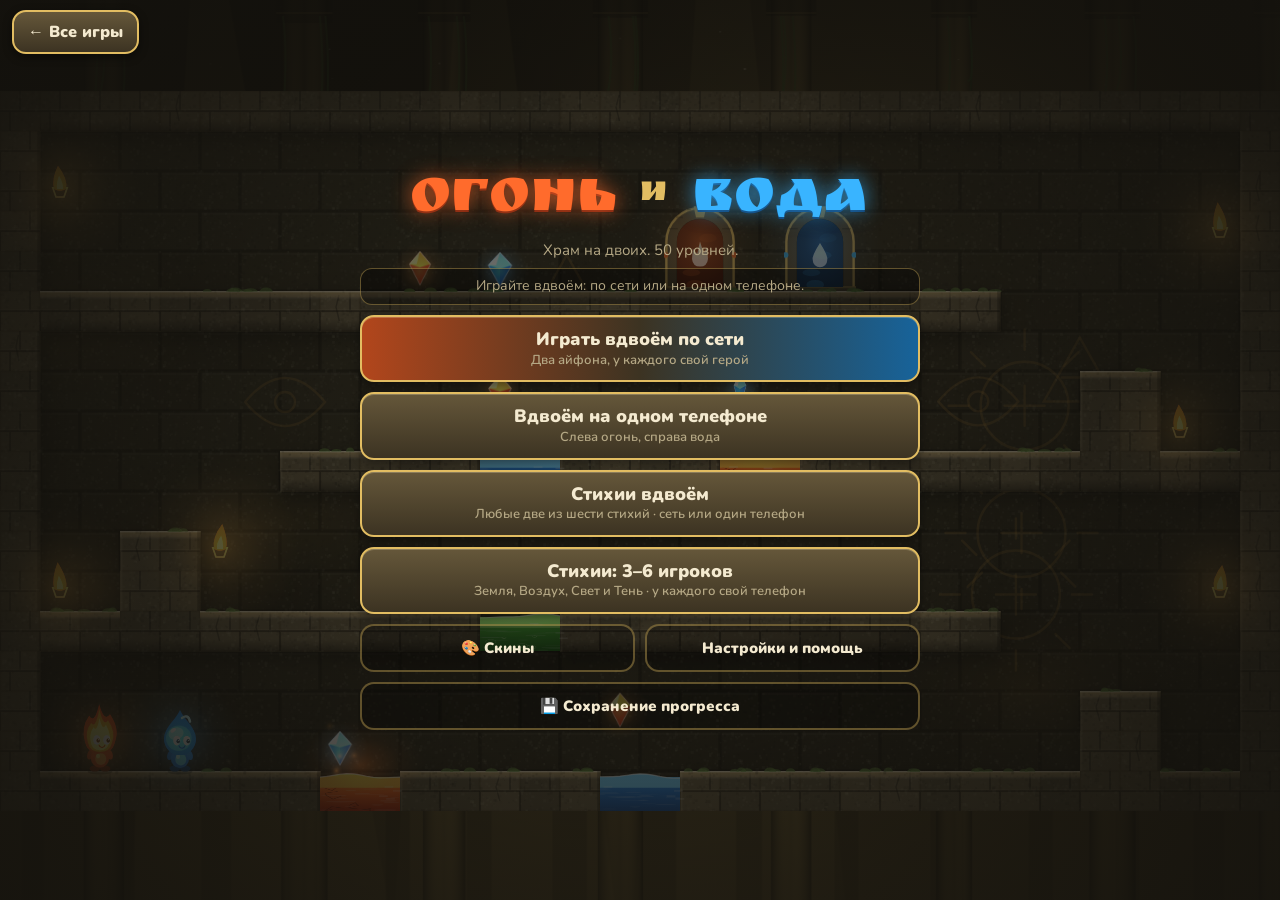
<file: index.html>
<!doctype html>
<html lang="ru"><head><script>/* opened directly: reopen inside the start page, which keeps the one connection for all games (?solo = without it) */try{if(window.top===window&&!/[?&]solo\b/.test(location.search)){var h=location.hash.replace(/^#/,'').replace(/^(\d{4})$/,'room=$1');location.replace(new URL('games/',location.href).href+'#play=ogon-i-voda'+(h?'&'+h:''))}}catch(e){}</script><link rel="manifest" href="manifest.webmanifest"><link rel="apple-touch-icon" href="games/icons/ogon-i-voda-180.png"><meta charset="utf-8"><meta name="viewport" content="width=device-width,initial-scale=1,viewport-fit=cover,user-scalable=no"><meta name="apple-mobile-web-app-capable" content="yes"><meta name="mobile-web-app-capable" content="yes"><meta name="apple-mobile-web-app-title" content="Огонь и Вода"><meta name="apple-mobile-web-app-status-bar-style" content="black-translucent"><meta name="theme-color" content="#15130e"><link rel="stylesheet" href="games/shared/fonts/fonts.css"></head><body>
<script src="games/shared/duo.js"></script><script src="games/shared/party.js"></script>
<title>Огонь и Вода</title>
<style>
/* One full-screen stage: the live canvas is always behind; menus are screens that fade over it. */
:root {
  --night: #15130e; --stone: #4d4430; --stone-hi: #7a6c49; --gold: #e2bd62; --gold-hi: #fff0b8;
  --ink: #f4ead0; --muted: #b5a885;
  --fire: #ff6b2c; --fire-hi: #ffd04a; --water: #39b4ff; --water-hi: #a8e6ff; --goo: #74e35b;
  --panel: rgba(24, 21, 14, .94); --line: rgba(226, 189, 98, .38);
  --font-display: "Ruslan Display", "Georgia", "Times New Roman", serif;
  --font-ui: "Nunito", -apple-system, "SF Pro Text", "Segoe UI", Roboto, sans-serif;
  --sat: var(--sa-top, env(safe-area-inset-top, 0px)); --sar: var(--sa-right, env(safe-area-inset-right, 0px));
  --sab: var(--sa-bottom, env(safe-area-inset-bottom, 0px)); --sal: var(--sa-left, env(safe-area-inset-left, 0px));
  color-scheme: dark;
}
*, *::before, *::after { box-sizing: border-box; }
html, body { height: var(--app-h, 100%); margin: 0; background: var(--night); color: var(--ink); overflow: hidden; overscroll-behavior: none; }
body { font-family: var(--font-ui); font-size: 14px; -webkit-user-select: none; user-select: none; -webkit-touch-callout: none; -webkit-tap-highlight-color: transparent; -webkit-text-size-adjust: 100%; }
[hidden] { display: none !important; }
button { font-family: inherit; }
#app { position: fixed; inset: 0; height: var(--app-h, 100%); width: var(--app-w, 100%); touch-action: none; overflow: hidden; background: var(--night); }
#cv { position: absolute; inset: 0; width: 100%; height: 100%; display: block; }

/* ---------- HUD ---------- */
#hud { position: absolute; left: 0; right: 0; top: 0; display: flex; flex-wrap: wrap; align-items: center; gap: 4px 8px; padding: max(8px, var(--sat)) max(12px, var(--sar)) 4px max(12px, var(--sal)); pointer-events: none; font-weight: 800; transition: opacity .3s; }
#hud .hname { flex: 1 1 0; min-width: 0; display: flex; align-items: center; gap: 8px; }
#hud .lvl { font-family: var(--font-display); font-size: 17px; color: var(--gold); line-height: 1.15; text-shadow: 0 1px 6px #000; }
#hud .hchips { display: flex; flex-wrap: wrap; gap: 6px; align-items: center; order: 3; flex-basis: 100%; }
#hud .chip { background: rgba(10,8,4,.55); border: 1px solid var(--line); border-radius: 999px; padding: 3px 10px; font-size: 14px; line-height: 1.3; white-space: nowrap; font-variant-numeric: tabular-nums; }
#hud .ping { font-size: 12px; color: var(--goo); } #hud .ping.slow { color: #ffb4a0; }
#hud .gr { color: var(--fire-hi); } #hud .gb { color: var(--water-hi); } #hud .ge { color: #e0b878; } #hud .ga { color: #dff6ff; } #hud .gl { color: #fff3a0; } #hud .gs { color: #c9a8ff; }
#hud .dot { flex: none; width: 9px; height: 9px; border-radius: 50%; background: #777; }
#hud .dot.on { background: var(--goo); box-shadow: 0 0 8px var(--goo); }
#hud button { pointer-events: auto; }
.iconbtn { flex: none; background: rgba(10,8,4,.6); color: var(--ink); border: 1.5px solid var(--line); border-radius: 12px; width: 44px; height: 44px; font-size: 16px; font-weight: 900; cursor: pointer; display: grid; place-items: center; padding: 0; touch-action: manipulation; }
.iconbtn:active { background: rgba(226,189,98,.3); }
@media (orientation: landscape) { #hud .hchips { order: 1; flex-basis: auto; } #hud { gap: 4px 10px; } #hud .hname { order: 0; } #hud .iconbtn { order: 2; } }

#app.modal #pad, #app.modal #hud button { visibility: hidden; }
/* ---------- touch pad ---------- */
#pad { position: absolute; left: 0; right: 0; bottom: 0; display: flex; justify-content: space-between; align-items: flex-end; padding: 8px max(14px, var(--sar)) max(12px, var(--sab)) max(14px, var(--sal)); pointer-events: none; }
#pad .grp { display: flex; gap: 10px; pointer-events: auto; align-items: flex-end; }
.pk { width: 68px; height: 68px; border-radius: 22px; border: 2px solid rgba(244,234,208,.3); background: rgba(20,17,12,.42); color: var(--ink); font-size: 28px; display: grid; place-items: center; touch-action: none; transition: background .08s, transform .08s; -webkit-backdrop-filter: blur(3px); backdrop-filter: blur(3px); }
.pk.j { width: 88px; height: 88px; border-radius: 50%; font-size: 32px; }
.pk.on { background: rgba(226,189,98,.38); border-color: var(--gold); transform: scale(.94); }
#pad.solo .pk { width: 60px; height: 60px; font-size: 22px; border-radius: 18px; }
#pad.solo .pk.j { width: 66px; height: 66px; }
#pad.solo .p1 .pk { border-color: var(--pc, rgba(255,107,44,.6)); }
#pad.solo .p2 .pk { border-color: var(--pc, rgba(57,180,255,.6)); }
@media (orientation: portrait) { #pad.solo .pk, #pad.solo .pk.j { width: 50px; height: 50px; font-size: 20px; border-radius: 14px; } #pad.solo .grp { gap: 6px; } }
@media (orientation: landscape) { .pk { background: rgba(20,17,12,.28); border-color: rgba(244,234,208,.22); } }
@media (orientation: landscape) { #pad.solo .grp { display: grid; grid-template-columns: auto auto; gap: 6px; } #pad.solo .pk.j { order: -1; grid-column: 1 / -1; justify-self: center; width: 54px; height: 54px; border-radius: 18px; } }
@media (orientation: landscape) and (max-height: 430px) { .pk { width: 58px; height: 58px; } .pk.j { width: 72px; height: 72px; } #pad.solo .pk, #pad.solo .pk.j { width: 54px; height: 54px; } }

/* ---------- screens (fade + slide) ---------- */
.scr { position: absolute; inset: 0; display: flex; align-items: center; justify-content: center; padding: max(14px, var(--sat)) max(16px, var(--sar)) max(14px, var(--sab)) max(16px, var(--sal)); background: radial-gradient(ellipse at center, rgba(21,19,14,.5), rgba(21,19,14,.9)); overflow-y: auto;
  opacity: 0; visibility: hidden; transform: translateY(14px) scale(.985); transition: opacity .32s ease, transform .32s ease, visibility 0s linear .32s; }
.scr.on { opacity: 1; visibility: visible; transform: none; transition-delay: 0s; }
.box { width: min(560px, 100%); display: flex; flex-direction: column; gap: 12px; align-items: stretch; margin: auto; }
h1 { font-family: var(--font-display); font-weight: 400; font-size: clamp(38px, 11vw, 62px); line-height: 1; margin: 0; text-align: center; text-wrap: balance; letter-spacing: .5px; }
h1 .f { color: var(--fire); text-shadow: 0 0 20px rgba(255,107,44,.7), 0 2px 0 #7a2410; animation: flick 2.4s ease-in-out infinite; }
h1 .w { color: var(--water); text-shadow: 0 0 20px rgba(57,180,255,.7), 0 2px 0 #0f3d6e; animation: flick 3.1s ease-in-out infinite; }
h1 .and { color: var(--gold); font-size: .6em; vertical-align: middle; }
@keyframes flick { 0%,100% { filter: brightness(1); } 45% { filter: brightness(1.18); } 70% { filter: brightness(.94); } }
h2 { font-family: var(--font-display); font-weight: 400; font-size: 26px; margin: 0; text-align: center; color: var(--gold); text-shadow: 0 2px 8px #000; }
.sub { text-align: center; color: var(--muted); font-size: 15px; margin: 0; line-height: 1.35; }
.btn { font-family: var(--font-ui); font-weight: 900; font-size: 18px; line-height: 1.2; color: var(--ink); background: linear-gradient(180deg, #65573a, #3c3322); border: 2px solid var(--gold); border-radius: 14px; padding: 12px 18px; min-height: 48px; cursor: pointer; text-align: center; touch-action: manipulation; box-shadow: inset 0 1px 0 rgba(255,240,190,.25), 0 3px 10px rgba(0,0,0,.4); transition: transform .08s, filter .15s; text-decoration: none; display: flex; flex-direction: column; align-items: center; justify-content: center; }
.btn:active { transform: translateY(1px) scale(.985); filter: brightness(1.2); }
.btn small { display: block; font-weight: 600; font-size: 13px; color: var(--muted); margin-top: 2px; }
.btn.hot { background: linear-gradient(90deg, #b2461c, #3c3322 50%, #17639a); }
.btn.ghost { background: rgba(0,0,0,.25); border-color: var(--line); font-size: 15px; padding: 10px 14px; box-shadow: none; }
.btn:disabled { opacity: .45; }
.btn:focus-visible, .iconbtn:focus-visible, .card:focus-visible, .lv:focus-visible, .tab:focus-visible { outline: 3px solid var(--fire-hi); outline-offset: 2px; }
.row { display: flex; gap: 10px; flex-wrap: wrap; } .row > * { flex: 1 1 140px; }
.status { text-align: center; font-size: 14px; color: var(--muted); background: rgba(0,0,0,.35); border: 1px solid var(--line); border-radius: 12px; padding: 8px 12px; line-height: 1.35; }
.status b { color: var(--goo); }
.help { font-size: 14px; color: var(--muted); background: rgba(0,0,0,.35); border: 1px solid var(--line); border-radius: 12px; padding: 10px 14px; line-height: 1.45; }
.help h3 { margin: 0 0 4px; font-size: 15px; color: var(--ink); }
.help ol { margin: 4px 0 0; padding-left: 20px; } .help b { color: var(--ink); } .help p { margin: 4px 0; }
.help + .help { margin-top: 0; }

#scrTitle .box { gap: 10px; }
@media (orientation: portrait) { #scrTitle { align-items: flex-start; } #scrTitle .box { padding-top: 52px; } }
#scrTitle .logo { display: flex; flex-direction: column; gap: 8px; }
#scrTitle .menu { display: flex; flex-direction: column; gap: 10px; }
@media (orientation: landscape) and (max-height: 520px) {
  #scrTitle .box { flex-direction: row; align-items: center; width: min(820px, 100%); gap: 22px; }
  #scrTitle .logo, #scrTitle .menu { flex: 1 1 0; min-width: 0; }
  #scrTitle .btn { padding: 8px 14px; font-size: 16px; min-height: 46px; }
  #scrTitle .btn small { font-size: 12px; margin-top: 0; }
  #scrTitle .menu { gap: 8px; }
}

/* role cards */
.cards { display: grid; grid-template-columns: 1fr 1fr; gap: 12px; }
.card { border-radius: 18px; padding: 12px 8px; text-align: center; border: 2px solid var(--line); background: rgba(0,0,0,.4); cursor: pointer; display: flex; flex-direction: column; align-items: center; gap: 4px; color: var(--ink); font-family: var(--font-ui); min-height: 44px; touch-action: manipulation; transition: transform .15s, border-color .15s, background .15s; }
.card canvas { width: min(84px, 22vh); height: min(84px, 22vh); }
.card .nm { font-family: var(--font-display); font-size: 22px; }
.card .who { font-weight: 800; font-size: 13px; color: var(--muted); min-height: 18px; }
.card.f .nm { color: var(--fire); } .card.w .nm { color: var(--water); }
.card.mine { border-color: var(--gold); background: rgba(226,189,98,.16); transform: translateY(-2px); }
.card.taken { opacity: .5; }

/* levels */
#scrLevels .box { width: min(640px, 100%); }
.tabs { display: grid; grid-template-columns: repeat(5, 1fr); gap: 6px; }
.tab { min-height: 44px; border-radius: 12px; border: 2px solid var(--line); background: rgba(0,0,0,.4); color: var(--muted); font-weight: 900; font-size: 14px; padding: 4px 2px; cursor: pointer; touch-action: manipulation; display: flex; flex-direction: column; align-items: center; justify-content: center; line-height: 1.1; }
.tab small { font-size: 10px; font-weight: 700; opacity: .8; }
.tab.on { color: var(--ink); border-color: var(--gold); background: rgba(226,189,98,.18); }
.grid { display: grid; grid-template-columns: repeat(4, 1fr); gap: 8px; }
@media (orientation: portrait) and (min-width: 480px) { .grid { grid-template-columns: repeat(5, 1fr); } }
@media (orientation: landscape) and (min-width: 560px) { .grid { grid-template-columns: repeat(10, 1fr); gap: 6px; } }
.lv { min-height: 64px; border-radius: 14px; border: 2px solid var(--line); background: rgba(0,0,0,.45); color: var(--ink); display: flex; flex-direction: column; align-items: center; justify-content: center; gap: 1px; cursor: pointer; font-family: var(--font-ui); padding: 4px 2px; min-width: 0; touch-action: manipulation; transition: transform .1s, border-color .15s; }
.lv:active:not(:disabled) { transform: scale(.95); }
.lv .n { font-family: var(--font-display); font-size: 24px; color: var(--gold); line-height: 1.05; }
.lv .t { font-size: 10px; font-weight: 800; color: var(--muted); text-align: center; line-height: 1.1; max-width: 100%; overflow-wrap: break-word; }
.lv .s { font-size: 11px; font-weight: 900; color: var(--fire-hi); font-variant-numeric: tabular-nums; line-height: 1.1; }
.lv.done { border-color: var(--gold); background: rgba(226,189,98,.1); }
.lv:disabled { opacity: .38; cursor: default; }
@media (orientation: landscape) and (max-height: 430px) {
  #scrLevels .box { gap: 8px; } h2 { font-size: 22px; }
  #scrLevels .head { display: flex; align-items: center; gap: 12px; } #scrLevels .head h2 { flex: none; } #scrLevels .head .tabs { flex: 1; }
  .lv { min-height: 58px; } .status { padding: 6px 10px; font-size: 13px; }
}

/* settings */
.set { display: flex; align-items: center; justify-content: space-between; gap: 12px; min-height: 48px; background: rgba(0,0,0,.35); border: 1px solid var(--line); border-radius: 12px; padding: 2px 6px 2px 12px; font-weight: 800; font-size: 16px; }
.setrow { display: grid; grid-template-columns: 1fr 1fr; gap: 10px; }
.setrow .set .btn { min-width: 0; padding: 6px 10px; }
.set .btn { flex: none; min-height: 44px; padding: 8px 14px; font-size: 15px; min-width: 96px; }
#scrSet .cols { display: flex; flex-direction: column; gap: 10px; }
#scrSet .help { font-size: 13px; padding: 8px 12px; line-height: 1.4; }
#scrSet .box { gap: 10px; }
#scrSet > .box { max-height: 100%; min-height: 0; }
#scrSet .cols { flex: 1 1 auto; min-height: 0; overflow-y: auto; overflow-x: hidden; -webkit-overflow-scrolling: touch; touch-action: pan-y; overscroll-behavior: contain; padding: 2px; }
#scrSet h2, #scrSet #setBack { flex: none; }
@media (orientation: landscape) and (max-height: 520px) { #scrSet .box { width: min(860px, 100%); } #scrSet .cols { display: grid; grid-template-columns: 1fr 1fr; gap: 10px; align-items: start; } #scrSet .cols > .box { width: auto; min-width: 0; margin: 0; } #scrSet .cols > .wide { grid-column: 1 / -1; } }


/* skins / elements */
.skTabs { display: grid; grid-template-columns: repeat(6, 1fr); gap: 5px; }
.skTab { min-height: 44px; border-radius: 12px; border: 2px solid var(--line); background: rgba(0,0,0,.4); color: var(--muted); font-weight: 900; font-size: 12px; padding: 2px; cursor: pointer; touch-action: manipulation; }
.skTab.on { color: var(--ink); border-color: var(--c); background: rgba(255,255,255,.1); box-shadow: 0 0 10px -2px var(--c); }
.skMain { display: flex; flex-direction: column; align-items: center; gap: 10px; }
#skCv { width: min(200px, 30vh); height: min(200px, 30vh); }
.skCtl { width: 100%; display: flex; flex-direction: column; gap: 6px; }
.skLbl { font-size: 13px; font-weight: 800; color: var(--muted); }
.skRow { display: flex; gap: 8px; flex-wrap: wrap; justify-content: center; }
.skOpt { width: 74px; min-height: 84px; border-radius: 12px; border: 2px solid var(--line); background: rgba(0,0,0,.4); color: var(--ink); display: flex; flex-direction: column; align-items: center; gap: 0; padding: 2px; cursor: pointer; touch-action: manipulation; font-size: 11px; font-weight: 800; font-family: var(--font-ui); }
.skOpt canvas { width: 56px; height: 56px; }
.skOpt.on { border-color: var(--gold); background: rgba(226,189,98,.18); }
.skSw { width: 46px; height: 46px; border-radius: 50%; border: 3px solid rgba(255,255,255,.25); cursor: pointer; touch-action: manipulation; padding: 0; }
.skSw.on { border-color: #fff; box-shadow: 0 0 0 2px var(--gold); }
@media (orientation: landscape) and (max-height: 520px) {
  #scrSkins .box { width: min(860px, 100%); gap: 6px; } #scrSkins .skMain { flex-direction: row; align-items: center; } #scrSkins .skCtl { flex: 1; }
  #skCv { width: 150px; height: 150px; } .skOpt { min-height: 80px; } #scrSkins .sub { font-size: 12px !important; }
}
.asList { display: flex; flex-direction: column; gap: 8px; }
.asRow { display: flex; align-items: center; gap: 10px; background: rgba(0,0,0,.35); border: 1px solid var(--line); border-radius: 14px; padding: 4px 8px; min-height: 60px; }
.asRow.me { border-color: var(--gold); }
.asRow canvas { width: 52px; height: 52px; flex: none; }
.asNm { flex: 1 1 0; min-width: 0; font-weight: 800; font-size: 15px; overflow-wrap: anywhere; }
.asEl { flex: none; width: 46%; min-height: 48px; border-radius: 12px; border: 2px solid var(--c); background: rgba(255,255,255,.07); color: var(--ink); font-family: var(--font-ui); cursor: pointer; touch-action: manipulation; display: flex; flex-direction: column; align-items: center; justify-content: center; padding: 3px 6px; line-height: 1.15; }
.asEl b { font-size: 16px; color: var(--c); } .asEl small { font-size: 10px; color: var(--muted); font-weight: 700; text-align: center; }
.asEl:disabled { opacity: 1; }
@media (orientation: landscape) and (max-height: 520px) { #scrAssign .box, #scrPick .box { width: min(860px, 100%); gap: 6px; } .asList { display: grid; grid-template-columns: 1fr 1fr; } #scrAssign h2, #scrPick h2 { font-size: 20px; } .asRow { min-height: 52px; } }
#scrPick .box { width: min(640px, 100%); }
#scrAssign, #scrPick, #scrSkins, #scrSolo2 { align-items: flex-start; }
/* element tiles (free choice of heroes) */
.elBoard { display: grid; grid-template-columns: repeat(3, 1fr); gap: 8px; }
.elT { border: 2px solid var(--c); border-radius: 14px; background: rgba(0,0,0,.4); color: var(--ink); display: flex; flex-direction: column; align-items: center; justify-content: flex-start; gap: 0; padding: 4px 2px 5px; min-height: 100px; min-width: 0; cursor: pointer; touch-action: manipulation; font-family: var(--font-ui); }
.elT canvas { width: 54px; height: 54px; }
.elT b { color: var(--c); font-size: 16px; line-height: 1.15; }
.elT small { font-size: 11px; font-weight: 800; color: var(--muted); max-width: 100%; overflow: hidden; text-overflow: ellipsis; white-space: nowrap; padding: 0 3px; min-height: 14px; }
.elT.mine { background: rgba(226,189,98,.2); box-shadow: 0 0 0 2px var(--gold); } .elT.mine small { color: var(--gold-hi); }
.elT.taken { opacity: .5; }
.elSide { display: flex; flex-direction: column; gap: 4px; }
.elSide h3 { margin: 0; font-size: 15px; color: var(--ink); text-align: center; }
.elRow { display: grid; grid-template-columns: repeat(6, 1fr); gap: 4px; }
.elRow .elT { min-height: 84px; padding: 3px 0 4px; border-radius: 11px; } .elRow .elT canvas { width: 42px; height: 42px; } .elRow .elT b { font-size: 12px; } .elRow .elT small { font-size: 10px; }
@media (orientation: landscape) { .elBoard { grid-template-columns: repeat(6, 1fr); } .elT { min-height: 90px; } #scrSolo2 .box { width: min(860px, 100%); } }
@media (orientation: landscape) and (max-height: 430px) { #scrSolo2 .box, #scrEl2 .box { gap: 6px; } .elRow .elT { min-height: 72px; } .elRow .elT canvas { width: 34px; height: 34px; } #scrSolo2 h2 { font-size: 20px; } #scrAssign .status { padding: 4px 8px; font-size: 12px; } }

/* modal */
#ovl { position: absolute; inset: 0; display: flex; align-items: center; justify-content: center; padding: max(12px, var(--sat)) max(16px, var(--sar)) max(12px, var(--sab)) max(16px, var(--sal)); background: rgba(10,9,6,.62); opacity: 0; visibility: hidden; transition: opacity .25s, visibility 0s linear .25s; }
#ovl.on { opacity: 1; visibility: visible; transition-delay: 0s; }
#ovl .panel { width: min(430px, 100%); max-height: 100%; overflow-y: auto; background: linear-gradient(180deg, rgba(40,34,22,.97), var(--panel)); border: 2px solid var(--gold); border-radius: 20px; padding: 18px; display: flex; flex-direction: column; gap: 12px; text-align: center; box-shadow: 0 10px 40px rgba(0,0,0,.6), inset 0 0 30px rgba(226,189,98,.08); transform: scale(.94); transition: transform .28s cubic-bezier(.2,1.3,.4,1); }
#ovl.on .panel { transform: none; }
#ovl .big { font-family: var(--font-display); font-size: 30px; line-height: 1.1; }
#ovl .stats { display: flex; justify-content: center; gap: 18px; font-weight: 800; font-variant-numeric: tabular-nums; }
#ovl .rank { font-family: var(--font-display); font-size: 48px; color: var(--gold); line-height: 1; text-shadow: 0 0 18px rgba(226,189,98,.6); }
#ovl .hintbox { font-size: 14px; color: var(--muted); line-height: 1.4; }
#ovl .acts { display: flex; flex-direction: column; gap: 10px; }
@media (orientation: landscape) and (max-height: 430px) {
  #ovl .panel { width: min(640px, 100%); display: grid; grid-template-columns: 1fr 1fr; align-items: center; gap: 8px 16px; padding: 12px 16px; }
  #ovl .panel > .full { grid-column: 1 / -1; }
  #ovl .big { font-size: 24px; } #ovl .rank { font-size: 34px; } #ovl .btn { padding: 8px 12px; font-size: 16px; min-height: 46px; }
  #ovl .acts { gap: 8px; }
}
#toast { position: absolute; left: 50%; top: calc(var(--toast-top, 70px)); transform: translateX(-50%); width: max-content; max-width: min(92vw, 520px); background: var(--panel); border: 1px solid var(--gold); border-radius: 16px; padding: 7px 16px; font-weight: 800; font-size: 14px; line-height: 1.35; text-align: center; pointer-events: none; transition: opacity .35s, transform .35s; box-shadow: 0 4px 16px rgba(0,0,0,.5); }
#toast.off { opacity: 0; transform: translateX(-50%) translateY(-8px); }
#banner { position: absolute; left: 0; right: 0; top: 34%; text-align: center; pointer-events: none; opacity: 0; padding: 0 20px; }
#banner .bn-n { font-family: var(--font-display); font-size: clamp(30px, 8vw, 54px); color: var(--gold-hi); text-shadow: 0 0 24px rgba(226,189,98,.7), 0 3px 0 #000; }
#banner .bn-t { font-size: 15px; font-weight: 800; color: var(--muted); margin-top: 4px; text-shadow: 0 1px 6px #000; }
#banner.go { animation: bn 2.3s ease both; }
@keyframes bn { 0% { opacity: 0; transform: scale(.9); } 14% { opacity: 1; transform: none; } 70% { opacity: 1; } 100% { opacity: 0; transform: scale(1.04) translateY(-8px); } }
@media (orientation: landscape) { #banner { top: 30%; } }
@media (prefers-reduced-motion: reduce) { *, *::before, *::after { transition-duration: .01s !important; animation-duration: .01s !important; } }
a.allg{position:fixed;top:calc(var(--sa-top, env(safe-area-inset-top,0px)) + 10px);left:calc(var(--sa-left, env(safe-area-inset-left,0px)) + 12px);right:auto;bottom:auto;z-index:30;height:44px;min-height:44px;min-width:44px;width:auto;margin:0;padding:0 14px;display:inline-flex;align-items:center;justify-content:center;white-space:nowrap;text-decoration:none;font-size:16px;line-height:1;letter-spacing:0;text-transform:none;box-sizing:border-box;flex:none;opacity:1;-webkit-tap-highlight-color:transparent;touch-action:manipulation;cursor:pointer}a.allg{font-family:'Nunito',-apple-system,sans-serif;font-weight:900;color:#f4ead0;background:linear-gradient(180deg,#65573a,#3c3322);border:2px solid #e2bd62;border-radius:14px;box-shadow:0 3px 10px rgba(0,0,0,.45)}a.allg:active{filter:brightness(1.2);transform:translateY(1px)}
</style>

<div id="app">
  <canvas id="cv"></canvas>
  <div id="banner"><div class="bn-n" id="bnN"></div><div class="bn-t" id="bnT"></div></div>
  <div id="hud" hidden>
    <div class="hname"><span class="dot" id="netDot" title="Связь"></span><span class="lvl" id="hudLvl"></span></div>
    <div class="hchips"><span class="chip gr" id="hudR">◆ 0/0</span><span class="chip gb" id="hudB">◆ 0/0</span><span class="chip ge" id="hudE" hidden>◆ 0/0</span><span class="chip ga" id="hudA" hidden>◆ 0/0</span><span class="chip gl" id="hudL" hidden>◆ 0/0</span><span class="chip gs" id="hudS" hidden>◆ 0/0</span><span class="chip" id="hudT">0:00</span><span class="chip ping" id="hudPing" hidden></span></div>
    <button class="iconbtn" id="btnPause" aria-label="Пауза">❚❚</button>
  </div>
  <div id="pad" hidden>
    <div class="grp p1"><div class="pk" data-k="L">◀</div><div class="pk" data-k="R">▶</div><div class="pk j" data-k="J" id="pkJ1">▲</div></div>
    <div class="grp p2"><div class="pk j" data-k="J" id="pkJ">▲</div><div class="pk" data-k="2L" id="pk2L">◀</div><div class="pk" data-k="2R" id="pk2R">▶</div><div class="pk j" data-k="2J" id="pk2J">▲</div></div>
  </div>

  <section class="scr" id="scrTitle">
    <div class="box">
      <div class="logo">
        <h1><span class="f">Огонь</span> <span class="and">и</span> <span class="w">Вода</span></h1>
        <p class="sub" id="subTitle">Храм на двоих</p>
        <div class="status" id="netStatus">Играйте вдвоём или компанией до шести человек.</div>
      </div>
      <div class="menu">
        <button class="btn hot" id="btnNet">Играть вдвоём по сети<small>Два айфона, у каждого свой герой</small></button>
        <button class="btn" id="btnSolo">Вдвоём на одном телефоне<small>Слева огонь, справа вода</small></button>
        <button class="btn" id="btnEl2">Стихии вдвоём<small>Любые две из шести стихий · сеть или один телефон</small></button>
        <button class="btn" id="btnParty">Стихии: 3–6 игроков<small>Земля, Воздух, Свет и Тень · у каждого свой телефон</small></button>
        <div class="row"><button class="btn ghost" id="btnSkins">🎨 Скины</button><button class="btn ghost" id="btnSet">Настройки и помощь</button></div>
        <a class="btn ghost" id="btnSave" href="games/#save">💾 Сохранение прогресса</a>
        <a class="allg" id="btnAll" href="games/">← Все игры</a>
      </div>
    </div>
  </section>

  <section class="scr" id="scrRole">
    <div class="box">
      <h2>Кто ты сегодня?</h2>
      <div class="cards">
        <button class="card f" id="cardF"><canvas width="168" height="168" id="avF"></canvas><span class="nm">Огонь</span><span class="who" id="whoF"></span></button>
        <button class="card w" id="cardW"><canvas width="168" height="168" id="avW"></canvas><span class="nm">Вода</span><span class="who" id="whoW"></span></button>
      </div>
      <div class="status" id="roleStatus"></div>
      <button class="btn ghost" id="roleBack">Назад</button>
    </div>
  </section>

  <section class="scr" id="scrLevels">
    <div class="box">
      <div class="head"><h2>Уровни</h2><div class="tabs" id="lvTabs"></div></div>
      <div class="grid" id="lvGrid"></div>
      <div class="status" id="lvStatus"></div>
      <div class="row"><button class="btn ghost" id="lvRole">Сменить героя</button><button class="btn ghost" id="lvMenu">Главное меню</button></div>
    </div>
  </section>

  <section class="scr" id="scrSkins">
    <div class="box">
      <h2>Скины</h2>
      <div class="skTabs" id="skEl"></div>
      <div class="skMain">
        <canvas id="skCv" width="240" height="240"></canvas>
        <div class="skCtl">
          <div class="skLbl">Форма</div><div class="skRow" id="skShapes"></div>
          <div class="skLbl">Оттенок</div><div class="skRow" id="skShades"></div>
        </div>
      </div>
      <p class="sub" id="skName"></p>
      <p class="sub" style="font-size:13px">Скин виден другим игрокам. Стихию всегда видно сразу: оттенки не выходят за её цвета.</p>
      <button class="btn ghost" id="skBack">Назад</button>
    </div>
  </section>

  <section class="scr" id="scrEl2">
    <div class="box">
      <h2>Стихии вдвоём</h2>
      <p class="sub">Каждый выбирает любую стихию из шести (одинаковых нельзя) и проходит 50 уровней «Стихий».</p>
      <button class="btn hot" id="el2Net">По сети<small>Два телефона, у каждого свой герой</small></button>
      <button class="btn" id="el2Solo">На одном телефоне<small>Левая половина экрана и правая</small></button>
      <button class="btn ghost" id="el2Back">Назад</button>
    </div>
  </section>

  <section class="scr" id="scrSolo2">
    <div class="box">
      <h2>Кто за кого?</h2>
      <div class="elSide"><h3>◀ Левая половина</h3><div class="elRow" id="so0"></div></div>
      <div class="elSide"><h3>Правая половина ▶</h3><div class="elRow" id="so1"></div></div>
      <div class="status" id="soInfo"></div>
      <button class="btn hot" id="soGo">К уровням</button>
      <button class="btn ghost" id="soBack">Назад</button>
    </div>
  </section>

  <section class="scr" id="scrAssign">
    <div class="box">
      <h2>Герои стихий</h2>
      <div class="status" id="asInfo"></div>
      <div class="elBoard" id="asBoard"></div>
      <div class="asList" id="asList"></div>
      <div class="row"><button class="btn ghost" id="asAuto">Раздать автоматически</button></div>
      <button class="btn hot" id="asGo">К уровням</button>
      <button class="btn ghost" id="asBack">Выйти из сетевой игры</button>
    </div>
  </section>

  <section class="scr" id="scrPick">
    <div class="box">
      <h2>Стихии</h2>
      <div class="grid" id="plGrid"></div>
      <div class="status" id="plStatus"></div>
      <div class="row"><button class="btn ghost" id="plHeroes">Сменить героев</button><button class="btn ghost" id="plBack">Выйти из сетевой игры</button></div>
    </div>
  </section>

  <section class="scr" id="scrSet">
    <div class="box">
      <h2>Настройки и помощь</h2>
      <div class="cols">
        <div class="box" style="gap:10px">
          <div class="setrow"><div class="set"><span>Звук</span><button class="btn ghost" id="setSnd">Вкл</button></div>
          <div class="set"><span>Эффекты</span><button class="btn ghost" id="setFx">Полные</button></div></div>
          <div class="help"><h3>Для 120 Гц на iPhone</h3><p>Настройки → Приложения → Safari → Дополнения → Feature Flags → выключить «Prefer Page Rendering Updates near 60fps».</p></div>
          <div class="help"><h3>Скины</h3><p>«Скины» на главном экране: у каждой стихии несколько форм и оттенков. Выбор сохраняется, и другие игроки видят тебя в твоём скине.</p></div>
        </div>
        <div class="box" style="gap:10px">
          <div class="help"><h3>Как играть вдвоём по сети</h3>
            <ol>
              <li>Подключитесь один раз на главной странице Java Game: один нажимает «Подключиться» → «Создать комнату», второй вводит его код. Аккаунты не нужны.</li>
              <li>Здесь оба жмут «Играть вдвоём по сети» — партнёр найдётся сам.</li>
              <li>Связь остаётся, когда переходите в другие игры.</li>
            </ol></div>
          <div class="help"><h3>Как играть</h3><p>Огонь безопасно ходит по лаве, вода — по воде. Зелёная жижа опасна обоим. Собирайте кристаллы своего цвета, нажимайте кнопки и рычаги, помогайте друг другу и вместе дойдите до своих дверей.</p></div>
        </div>
        <div class="box wide" style="gap:10px">
          <div class="help"><h3>Стихии: вдвоём и 3–6 игроков</h3>
            <p><b>Стихии вдвоём</b> — любые две стихии из шести. «По сети»: оба выбирают «По сети» (подключиться нужно один раз — на главной странице). «На одном телефоне»: левая половина экрана (кнопки слева) — первый герой, правая — второй. Уровни — те же 50 уровней «Стихий»: если героев мало, часть механизмов упрощается (например, у «печати трёх замков» остаётся два замка), но пройти можно любой парой. Прогресс общий для всех режимов «Стихий».</p>
            <p><b>Стихии: 3–6 игроков</b> — все подключаются на главной странице, потом выбирают здесь «Стихии: 3–6 игроков». На экране героев каждый сам тапает свободную стихию (занятые показывают имя игрока, свою можно сменить или отпустить повторным тапом). Хозяин может назначить стихию любому игроку (строка игрока) или нажать «Раздать автоматически»; «К уровням» включается, когда у всех своя стихия. Любой игрок потом выбирает уровень. Играют по сети, у каждого свой телефон.</p>
            <p>У каждой стихии свой бассейн: он безопасен для хозяина и смертелен для остальных. Зелёная жижа убивает всех. Свои кристаллы и своя дверь у каждого, к дверям нужно дойти всем.</p>
            <p><b>Огонь</b> — лава. <b>Вода</b> — вода. <b>Земля</b> — зыбучий ил; идя в камень, толкает его (остальные не могут). <b>Воздух</b> — вихрь; в воздухе прыгает второй раз. <b>Свет</b> — световое поле; зажигает световые датчики рядом. <b>Тень</b> — тьма; проходит сквозь тёмные врата.</p>
            <p><b>Таймерные ворота</b> (с песочными часами) открываются, пока кто-то стоит на кнопке, и остаются открытыми ещё несколько секунд после того, как кнопку отпустили: успей добежать. <b>Паромы</b> плывут над жижей сами — прыгай на них вовремя. <b>Подъёмники</b> ездят, пока держат кнопку или после рычага. В поздних уровнях порядок действий важен: камень на кнопку, потом лампа, потом тёмные врата.</p>
            <p>Если какой-то стихии нет в комнате, её бассейны становятся камнем, а камни и датчики заменяются обычными рычагами и кнопками.</p></div>
        </div>
      </div>
      <button class="btn ghost" id="setBack">Назад</button>
    </div>
  </section>

  <div id="ovl"><div class="panel" id="ovlPanel"></div></div>
  <div id="toast" class="off"></div>
</div>

<script>
// ===== ENGINE (shared by game page and level checker) =====
const COLS = 32, ROWS = 18;
const PH = { G: 48, JUMP: 16.4, MOVE: 7.2, ACC_G: 70, ACC_A: 45, MAXF: 24, W: 0.7, H: 1.25, PSPD: 3.2, COYOTE: 0.09, BUFFER: 0.12 };
const HAZ = { L: 'lava', W: 'water', G: 'goo', M: 'mud', V: 'wind', B: 'beam', D: 'dark' };
// Heroes: f fire, w water, e earth, a air, l light, s shadow. Each element has its own pool (safe for the owner, deadly for all others);
// G (poison) kills everybody. T = shadow gate (solid for everybody except the shadow hero).
const ELS = ['f', 'w', 'e', 'a', 'l', 's'];
const POOL_OWNER = { L: 'f', W: 'w', M: 'e', V: 'a', B: 'l', D: 's' };
const LIGHT_R = 2.6, PUSH_T = 0.25, AIR_JUMP = 0.92;

function isSolidCh(c) { return c === '#' || c === 'L' || c === 'W' || c === 'G' || c === 'M' || c === 'V' || c === 'B' || c === 'D'; }
function killsRole(c, role) { return c === 'G' || (POOL_OWNER[c] !== undefined && POOL_OWNER[c] !== role); }

// Level builder: levels are written as code so they stay readable and editable.
function buildLevel(def, roles) {
  const has = roles ? (r) => roles.indexOf(r) >= 0 : () => true;
  const g = [];
  for (let y = 0; y < ROWS; y++) { const r = []; for (let x = 0; x < COLS; x++) r.push((y === 0 || y === ROWS - 1 || x === 0 || x === COLS - 1) ? '#' : '.'); g.push(r); }
  const lv = { name: def.name, hint: def.hint || '', grid: g, gems: [], doors: {}, start: {}, btn: [], lev: [], plat: [], stones: [], par: def.par || 90, roles: roles || ['f', 'w'] };
  const b = {
    has, n: roles ? roles.length : 2,
    // an absent element's pool becomes plain stone floor
    box(x1, y1, x2, y2, c = '#') { if (POOL_OWNER[c] && !has(POOL_OWNER[c])) c = '#'; for (let y = Math.min(y1, y2); y <= Math.max(y1, y2); y++) for (let x = Math.min(x1, x2); x <= Math.max(x1, x2); x++) g[y][x] = c; },
    clear(x1, y1, x2, y2) { b.box(x1, y1, x2, y2, '.'); },
    fire(x, y) { lv.start.f = { x: x + 0.5 - PH.W / 2, y: y + 1 - PH.H }; },
    water(x, y) { lv.start.w = { x: x + 0.5 - PH.W / 2, y: y + 1 - PH.H }; },
    doorF(x, y) { lv.doors.f = { x, y }; },
    doorW(x, y) { lv.doors.w = { x, y }; },
    start(r, x, y) { if (has(r)) lv.start[r] = { x: x + 0.5 - PH.W / 2, y: y + 1 - PH.H }; },
    door(r, x, y) { if (has(r)) lv.doors[r] = { x, y }; },
    gem(r, x, y) { if (has(r)) lv.gems.push({ id: lv.gems.length, t: r, x: x + 0.5, y: y + 0.5 }); },
    gate(x1, y1, x2, y2) { if (has('s')) b.box(x1, y1, x2, y2, 'T'); },   // shadow gate (no shadow in the game: open passage)
    stone(x, y, to) { if (has('e')) lv.stones.push({ x, y, to: to || [] }); },   // to = cells the stone is meant to be pushed to (used by check6.js)
    sensor(x, y, grp) { if (has('l')) lv.btn.push({ x, y, g: grp, lt: true }); },
    red(x, y) { lv.gems.push({ id: lv.gems.length, t: 'f', x: x + 0.5, y: y + 0.5 }); },
    blue(x, y) { lv.gems.push({ id: lv.gems.length, t: 'w', x: x + 0.5, y: y + 0.5 }); },
    button(x, y, grp) { lv.btn.push({ x, y, g: grp }); },
    lever(x, y, grp, inv) { lv.lev.push(inv ? { x, y, g: grp, inv: true } : { x, y, g: grp }); },
    // moving block: rest rect (x,y,w,h); when its group is active it slides to (x+dx, y+dy)
    plat(x, y, w, h, dx, dy, grp, opt) { lv.plat.push({ x, y, w, h, dx, dy, g: grp, ...(opt || {}) }); },
    // platform that moves back and forth on its own; sec = time for one pass
    mover(x, y, w, h, dx, dy, sec, opt) { lv.plat.push({ x, y, w, h, dx, dy, g: -1, auto: sec, ...(opt || {}) }); },
  };
  def.build(b);
  return lv;
}

function newWorld(lv) { return { lv, pt: lv.plat.map(() => 0), latch: lv.plat.map(() => false), tmr: lv.plat.map(() => 0), clock: 0, who: null, bodies: null, st: (lv.stones || []).map((s) => ({ cx: s.x, cy: s.y, vx: s.x, vy: s.y, ft: 0 })) }; }
// which groups are on: buttons pressed by any body, levers set to 1
function groupState(lv, bodies, levState, st) {
  const any = {}, all = {}, seen = {};
  lv.btn.forEach((b) => {
    const pr = bodies.some(p => p && !p.dead && onButton(b, p)) || (!b.lt && !!st && st.some(s => s.cx === b.x && s.cy === b.y));
    b.pressed = pr;
    if (pr) any[b.g] = true;
    all[b.g] = (seen[b.g] ? all[b.g] : true) && pr; seen[b.g] = true;
  });
  lv.lev.forEach((l, i) => { if (levState[i]) any[l.g] = true; });
  return { any, all };
}
function tileAt(lv, x, y) { if (x < 0 || y < 0 || x >= COLS || y >= ROWS) return '#'; return lv.grid[y][x]; }

function platPos(p, t) { return { x: p.x + p.dx * t, y: p.y + p.dy * t, w: p.w, h: p.h }; }

// world = { lv, pt: [t per plat] }
function overlapsSolid(world, x, y, w, h) {
  const e = 1e-6, sg = world.sg;
  if (sg) {   // checker fast path: precomputed solid grid (1 solid, 2 shadow gate)
    for (let ty = Math.floor(y + e); ty <= Math.floor(y + h - e); ty++)
      for (let tx = Math.floor(x + e); tx <= Math.floor(x + w - e); tx++)
        { const c = (tx < 0 || ty < 0 || tx >= COLS || ty >= ROWS) ? 1 : sg[ty * COLS + tx]; if (c === 1 || (c === 2 && world.who !== 's')) return { x: tx, y: ty, w: 1, h: 1, tile: true }; }
  } else
  for (let ty = Math.floor(y + e); ty <= Math.floor(y + h - e); ty++)
    for (let tx = Math.floor(x + e); tx <= Math.floor(x + w - e); tx++)
      { const c = tileAt(world.lv, tx, ty); if (isSolidCh(c) || (c === 'T' && world.who !== 's')) return { x: tx, y: ty, w: 1, h: 1, tile: true }; }
  const st = world.st;
  if (st) for (let i = 0; i < st.length; i++) { const s = st[i]; if (x < s.cx + 1 - e && x + w > s.cx + e && y < s.cy + 1 - e && y + h > s.cy + e) return { x: s.cx, y: s.cy, w: 1, h: 1, stone: i }; }
  const pl = world.lv.plat;
  for (let i = 0; i < pl.length; i++) {
    if (pl[i].sh && world.who === 's') continue;   // shade gate: the shadow hero passes through it
    const q = pl[i], t = world.pt[i], rx = q.x + q.dx * t, ry = q.y + q.dy * t;
    if (x < rx + q.w - e && x + w > rx + e && y < ry + q.h - e && y + h > ry + e) return { x: rx, y: ry, w: q.w, h: q.h, plat: i };
  }
  return null;
}

function moveX(world, p, dx) {
  if (!dx) return false;
  p.x += dx;
  let hit = false, s;
  for (let k = 0; k < 4 && (s = overlapsSolid(world, p.x, p.y, PH.W, PH.H)); k++) {
    hit = true;
    if (s.stone !== undefined) p.pushS = { i: s.stone, d: dx > 0 ? 1 : -1 };
    if (dx > 0) p.x = s.x - PH.W; else p.x = s.x + s.w;
  }
  if (hit) p.vx = 0;
  return hit;
}
function moveY(world, p, dy) {
  if (!dy) return null;
  p.y += dy;
  let s, res = null;
  for (let k = 0; k < 4 && (s = overlapsSolid(world, p.x, p.y, PH.W, PH.H)); k++) {
    res = s;
    if (dy > 0) p.y = s.y - PH.H; else p.y = s.y + s.h;
  }
  return res;
}

function newPlayer(lv, role) {
  const s = lv.start[role];
  return { role, x: s.x, y: s.y, vx: 0, vy: 0, gr: false, on: -1, coy: 0, buf: 0, face: 1, dead: false, door: false, jh: false, cut: false, dj: false, pt: 0, pushS: null };
}

// is player standing on platform i (feet on its top, horizontal overlap)
function ridingPlat(world, p) {
  const pl = world.lv.plat;
  for (let i = 0; i < pl.length; i++) {
    const r = platPos(pl[i], world.pt[i]);
    if (Math.abs(p.y + PH.H - r.y) < 0.02 && p.x < r.x + r.w && p.x + PH.W > r.x) return i;
  }
  return -1;
}

// Advance platforms; carry riders and push players out of the way.
function rectHit(x, y, r) { const e = 1e-6; return x < r.x + r.w - e && x + PH.W > r.x + e && y < r.y + r.h - e && y + PH.H > r.y + e; }
function stepPlatforms(world, active, players, dt) {
  const pl = world.lv.plat;
  for (let i = 0; i < pl.length; i++) {
    const p = pl[i];
    const len = Math.hypot(p.dx, p.dy) || 1;
    const t0 = world.pt[i];
    let t1;
    if (p.auto) { const u = ((world.clock / p.auto) % 2 + 2) % 2; t1 = u < 1 ? u : 2 - u; }
    else {
      let on = p.and ? !!active.all[p.g] : !!active.any[p.g];
      if (p.latch) { if (on) world.latch[i] = true; on = !!world.latch[i]; }
      if (p.tm) { const tr = world.tmr || (world.tmr = []); if (on) tr[i] = p.tm; else if (tr[i] > 0) { tr[i] -= dt; on = true; } }   // timed door: stays open p.tm seconds after the group was last on
      const target = on ? 1 : 0;
      t1 = t0 + Math.sign(target - t0) * Math.min(Math.abs(target - t0), PH.PSPD * dt / len);
    }
    if (t1 === t0) continue;
    const a = platPos(p, t0), b = platPos(p, t1);
    const ddx = b.x - a.x, ddy = b.y - a.y;
    const moves = [];
    for (const q of players) {
      if (q.dead) continue;
      const rides = Math.abs(q.y + PH.H - a.y) < 0.03 && q.x < a.x + a.w && q.x + PH.W > a.x;
      let nx = q.x, ny = q.y;
      if (rides) { nx += ddx; ny += ddy; }
      if (rectHit(nx, ny, b)) { if (ddy < 0) ny = b.y - PH.H; else if (ddy > 0) ny = b.y + b.h; else if (ddx > 0) nx = b.x + b.w; else nx = b.x - PH.W; }
      if (nx !== q.x || ny !== q.y) moves.push([q, nx, ny, rides]);
    }
    world.pt[i] = t1;
    let ok = true;
    for (const m of moves) {
      world.who = m[0].role;
      if (!overlapsSolid(world, m[1], m[2], PH.W, PH.H)) continue;
      if (m[3] && !overlapsSolid(world, m[0].x, m[2], PH.W, PH.H)) { m[1] = m[0].x; continue; }
      ok = false;
    }
    if (!ok && !p.auto) { world.pt[i] = t0; continue; }
    for (const [q, nx, ny] of moves) { q.x = nx; q.y = ny; }
  }
}

// One physics tick for one player. inp = {l,r,j}
function stepPlayer(world, p, inp, dt) {
  if (p.dead) return;
  world.who = p.role; p.pushS = null;
  const dir = (inp.r ? 1 : 0) - (inp.l ? 1 : 0);
  if (dir) p.face = dir;
  const target = dir * PH.MOVE, acc = p.gr ? PH.ACC_G : PH.ACC_A;
  if (p.vx < target) p.vx = Math.min(target, p.vx + acc * dt); else if (p.vx > target) p.vx = Math.max(target, p.vx - acc * dt);
  if (p.gr) p.coy = PH.COYOTE; else p.coy -= dt;
  if (inp.j && !p.jh) p.buf = PH.BUFFER; else p.buf -= dt;
  const press = !!inp.j && !p.jh;
  p.jh = !!inp.j;
  if (p.gr) p.dj = false;
  if (p.buf > 0 && p.coy > 0) { p.vy = -PH.JUMP; p.buf = 0; p.coy = 0; p.gr = false; p.cut = false; }
  else if (press && p.role === 'a' && !p.dj && !p.gr) { p.vy = -PH.JUMP * AIR_JUMP; p.dj = true; p.buf = 0; p.cut = false; }   // air: one extra jump in mid-air
  if (!inp.j && p.vy < -6 && !p.cut) { p.vy *= 0.55; p.cut = true; }
  p.vy = Math.min(PH.MAXF, p.vy + PH.G * dt);
  moveX(world, p, p.vx * dt);
  const hit = moveY(world, p, p.vy * dt);
  if (p.role === 'e') {   // earth: pushes a stone block one cell every PUSH_T seconds while walking into it
    const ps = p.pushS;
    if (ps && p.gr && dir === ps.d) { p.pt = (p.pt || 0) + dt; if (p.pt >= PUSH_T) { p.pt = 0; pushStone(world, ps.i, ps.d); } } else p.pt = 0;
  }
  p.gr = false; p.on = -1;
  if (hit) { if (p.vy > 0) { p.gr = true; p.on = hit.plat ?? -1; } p.vy = 0; }
  else if (p.vy >= 0) {
    // probe ground just below (keeps grounded on moving platforms)
    if (overlapsSolid(world, p.x, p.y + 0.02, PH.W, PH.H)) p.gr = true;
  }
  if (p.y > ROWS + 2) p.dead = 'fall';
}

// ---- stone blocks (earth hero pushes them; they fall one cell at a time) ----
function blockedCell(world, cx, cy, self) {
  const c = tileAt(world.lv, cx, cy);
  if (isSolidCh(c) || c === 'T') return true;
  const st = world.st;
  if (st) for (let j = 0; j < st.length; j++) if (j !== self && st[j].cx === cx && st[j].cy === cy) return true;
  const bs = world.bodies, e = 1e-6;
  if (bs) for (let j = 0; j < bs.length; j++) { const q = bs[j]; if (q && !q.dead && q.x < cx + 1 - e && q.x + PH.W > cx + e && q.y < cy + 1 - e && q.y + PH.H > cy + e) return true; }
  const pl = world.lv.plat;
  for (let j = 0; j < pl.length; j++) { const r = platPos(pl[j], world.pt[j]); if (cx < r.x + r.w - e && cx + 1 > r.x + e && cy < r.y + r.h - e && cy + 1 > r.y + e) return true; }
  return false;
}
function pushStone(world, i, d) {
  if (world.nopush) return false;
  const s = world.st[i];
  if (blockedCell(world, s.cx + d, s.cy, i)) return false;
  s.cx += d; s.ft = 0; return true;
}
function stepStones(world, dt) {
  const st = world.st; if (!st) return;
  for (let i = 0; i < st.length; i++) {
    const s = st[i];
    if (!blockedCell(world, s.cx, s.cy + 1, i)) { s.ft = (s.ft || 0) + dt; if (s.ft >= 0.09) { s.ft = 0; s.cy++; } } else s.ft = 0;
    const k = Math.min(1, dt * 16); s.vx += (s.cx - s.vx) * k; s.vy += (s.cy - s.vy) * k;
  }
}

// Hazard / gem / door checks after a tick
function hazardUnder(world, p) {
  if (!p.gr) return null;
  const y = Math.floor(p.y + PH.H + 0.01);
  // only the tiles most of the body is over count (lets you graze a pool edge)
  const cx1 = p.x + 0.15, cx2 = p.x + PH.W - 0.15;
  for (let tx = Math.floor(cx1); tx <= Math.floor(cx2); tx++) {
    const c = tileAt(world.lv, tx, y);
    if (killsRole(c, p.role)) return c;
  }
  return null;
}
function gemsTouched(lv, p) {
  const out = [];
  for (const g of lv.gems) {
    if (g.t !== p.role) continue;
    if (g.x > p.x - 0.3 && g.x < p.x + PH.W + 0.3 && g.y > p.y - 0.3 && g.y < p.y + PH.H + 0.3) out.push(g.id);
  }
  return out;
}
function atDoor(lv, p) {
  const d = lv.doors[p.role];
  if (!d || !p.gr) return false;
  const cx = p.x + PH.W / 2;
  return Math.abs(cx - (d.x + 0.5)) < 0.55 && Math.abs(p.y + PH.H - (d.y + 1)) < 0.1;
}
function onButton(b, p) {
  if (b.lt) return p.role === 'l' && Math.hypot(p.x + PH.W / 2 - (b.x + 0.5), p.y + PH.H / 2 - (b.y + 0.5)) < LIGHT_R;   // light sensor: works from a distance, only for the light hero
  return p.x < b.x + 0.9 && p.x + PH.W > b.x + 0.1 && p.y + PH.H > b.y + 0.6 && p.y + PH.H <= b.y + 1.05;
}
function inLever(l, p) {
  return p.x < l.x + 0.85 && p.x + PH.W > l.x + 0.15 && p.y < l.y + 1 && p.y + PH.H > l.y + 0.2;
}

// module.exports = { ELS, POOL_OWNER, LIGHT_R, blockedCell, pushStone, stepStones, newWorld, groupState, COLS, ROWS, PH, buildLevel, tileAt, isSolidCh, killsRole, platPos, overlapsSolid, newPlayer, stepPlatforms, stepPlayer, hazardUnder, gemsTouched, atDoor, onButton, inLever, ridingPlat };

// ===== LEVELS =====
// Grid 32 x 18 (x 0..31, y 0..17). Border is wall. A tile row y is "floor" for a
// character standing in row y-1.  b.box(x1,y1,x2,y2,c): '#' wall, 'L' lava (kills
// water), 'W' water (kills fire), 'G' green goo (kills both).
// Jump: about 2.8 tiles up, about 4.5 tiles across. Characters need 2 free rows.
const LEVELS = [
  {
    name: 'Первые шаги', par: 45,
    hint: 'Огонь не любит воду, вода не любит лаву. Зелёная жижа опасна для обоих.',
    build(b) {
      b.box(1, 13, 24, 13); b.box(7, 9, 30, 9); b.box(1, 5, 24, 5);
      b.box(27, 15, 28, 16); b.box(3, 11, 4, 12); b.box(27, 7, 28, 8);
      b.box(8, 17, 9, 17, 'L'); b.box(15, 17, 16, 17, 'W');
      b.box(12, 13, 13, 13, 'G');
      b.box(12, 9, 13, 9, 'W'); b.box(18, 9, 19, 9, 'L');
      b.fire(2, 16); b.water(4, 16);
      b.doorF(17, 4); b.doorW(20, 4);
      b.blue(8, 16); b.red(15, 15); b.red(9, 12); b.blue(18, 12);
      b.red(12, 7); b.blue(18, 7); b.red(10, 4); b.blue(12, 4);
    },
  },
  {
    name: 'Подъёмник', par: 60,
    hint: 'Один стоит на кнопке, другой едет на лифте. Наверху есть кнопка для второго.',
    build(b) {
      b.box(1, 9, 23, 9); b.box(27, 9, 30, 9);
      b.box(8, 17, 9, 17, 'W'); b.box(13, 17, 14, 17, 'L');
      b.box(16, 9, 17, 9, 'G');
      b.box(10, 7, 10, 8); b.box(12, 5, 17, 5);
      b.plat(24, 16, 3, 1, 0, -7, 0);
      b.button(20, 16, 0); b.button(21, 8, 0);
      b.fire(2, 16); b.water(4, 16);
      b.doorF(4, 8); b.doorW(7, 8);
      b.blue(8, 16); b.red(13, 16); b.red(13, 4); b.blue(16, 4);
      b.red(28, 8); b.blue(29, 8); b.red(16, 7); b.blue(18, 14);
    },
  },
  {
    name: 'Рычаг', par: 60,
    hint: 'Толкни рычаг, чтобы поднять мост над жижей.',
    build(b) {
      b.box(11, 17, 16, 17, 'G');
      b.plat(11, 17, 6, 1, 0, -1, 0);
      b.box(1, 13, 4, 13); b.box(6, 15, 7, 16);
      b.lever(2, 12, 0);
      b.box(28, 15, 29, 16); b.box(18, 13, 26, 13);
      b.box(22, 13, 23, 13, 'L'); b.box(24, 13, 25, 13, 'W');
      b.box(19, 11, 19, 12); b.box(21, 9, 30, 9);
      b.fire(2, 16); b.water(4, 16);
      b.doorF(25, 8); b.doorW(28, 8);
      b.red(13, 14); b.blue(14, 14); b.red(1, 12); b.blue(4, 12);
      b.red(24, 11); b.blue(22, 11); b.red(22, 16); b.blue(25, 16);
    },
  },
  {
    name: 'Разные дорожки', par: 75,
    hint: 'Огонь идёт верхом, вода низом. Рычаг каждого открывает мост другому.',
    build(b) {
      b.box(6, 11, 30, 11);
      b.box(1, 15, 2, 16); b.box(4, 13, 5, 14);
      b.box(9, 17, 13, 17, 'W'); b.box(19, 17, 23, 17, 'G');
      b.box(9, 11, 13, 11, 'L'); b.box(19, 11, 23, 11, 'G');
      b.lever(16, 16, 0); b.lever(16, 10, 1);
      b.plat(19, 17, 5, 1, 0, -1, 1);
      b.plat(19, 11, 5, 1, 0, -1, 0);
      b.fire(3, 16); b.water(4, 16);
      b.doorF(27, 10); b.doorW(27, 16);
      b.blue(11, 16); b.red(11, 10); b.blue(21, 14); b.red(21, 8);
      b.red(1, 12); b.blue(2, 12); b.red(29, 10); b.blue(29, 16);
    },
  },
  {
    name: 'Два лифта', par: 75,
    hint: 'Кнопка внизу поднимает левый лифт, кнопка наверху — правый.',
    build(b) {
      b.box(1, 9, 2, 9); b.box(6, 9, 25, 9); b.box(29, 9, 30, 9);
      b.box(14, 17, 16, 17, 'G');
      b.box(11, 9, 12, 9, 'L'); b.box(19, 9, 20, 9, 'W');
      b.box(11, 7, 11, 8); b.box(14, 5, 18, 5);   // над краем лавы (13) потолка нет: с него можно перепрыгнуть стенку обратно
      b.plat(3, 16, 3, 1, 0, -7, 0); b.plat(26, 16, 3, 1, 0, -7, 1);
      b.button(24, 16, 0); b.button(14, 8, 1);
      b.fire(10, 16); b.water(20, 16);
      b.doorF(22, 8); b.doorW(8, 8);
      b.red(14, 4); b.blue(17, 4); b.red(15, 14); b.blue(15, 13);
      b.red(19, 7); b.blue(12, 7); b.red(1, 8); b.blue(30, 8);
    },
  },
  {
    name: 'Зелёная топь', par: 70,
    hint: 'Прыгай по столбам. Падать нельзя никому.',
    build(b) {
      b.box(4, 17, 27, 17, 'G');
      b.box(6, 15, 7, 16); b.box(11, 14, 12, 16); b.box(16, 15, 17, 16); b.box(21, 13, 22, 16); b.box(25, 15, 26, 16);
      b.box(30, 15, 30, 16); b.box(27, 13, 28, 13); b.box(30, 11, 30, 11);
      b.box(1, 9, 27, 9);
      b.box(18, 9, 19, 9, 'L'); b.box(14, 9, 15, 9, 'W'); b.box(10, 9, 11, 9, 'G');
      b.box(8, 7, 8, 8); b.box(4, 5, 6, 5); b.box(22, 7, 22, 8); b.box(24, 5, 27, 5);
      b.fire(1, 16); b.water(2, 16);
      b.doorF(3, 8); b.doorW(6, 8);
      b.red(9, 13); b.blue(14, 12); b.red(19, 12); b.blue(24, 12);
      b.red(18, 7); b.blue(14, 7); b.red(5, 4); b.blue(26, 4);
    },
  },
  {
    name: 'Сторожевые ворота', par: 80,
    hint: 'Держите кнопки по очереди, чтобы пропустить друг друга через ворота.',
    build(b) {
      b.box(1, 1, 30, 4); b.box(1, 10, 26, 12);
      b.box(29, 15, 30, 16); b.box(27, 13, 27, 13); b.box(29, 11, 30, 11);
      b.plat(8, 13, 1, 4, 0, -3, 0); b.plat(12, 5, 1, 5, 0, -3, 1);
      b.button(5, 9, 0); b.button(14, 16, 1);
      b.box(18, 17, 19, 17, 'W'); b.box(16, 10, 17, 10, 'L');
      b.fire(2, 16); b.water(2, 9);
      b.doorF(21, 9); b.doorW(24, 9);
      b.red(11, 16); b.blue(9, 8); b.red(18, 14); b.blue(16, 7);
      b.red(28, 10); b.blue(20, 7); b.red(23, 15); b.blue(3, 7);
    },
  },
  {
    name: 'Паромы', par: 70,
    hint: 'Платформы ездят сами. Ловите момент для прыжка.',
    build(b) {
      b.box(5, 17, 26, 17, 'G');
      b.mover(5, 15, 3, 1, 6, 0, 2.6);
      b.mover(15, 15, 3, 1, 0, -5, 2.2);
      b.mover(19, 11, 3, 1, 5, 0, 2.4);
      b.box(27, 13, 30, 13); b.box(27, 14, 27, 16);
      b.box(9, 8, 12, 8); b.box(28, 9, 30, 9);
      b.fire(1, 16); b.water(3, 16);
      b.doorF(28, 12); b.doorW(30, 12);
      b.red(9, 13); b.blue(12, 13); b.red(16, 9); b.blue(17, 12);
      b.red(10, 7); b.blue(11, 7); b.red(29, 8); b.blue(30, 8);
    },
  },
  {
    name: 'Двойной замок', par: 80,
    hint: 'Ворота откроются, только если обе кнопки нажаты одновременно.',
    build(b) {
      b.box(1, 1, 30, 4);
      b.box(13, 17, 18, 17, 'G');
      b.box(6, 17, 10, 17, 'L'); b.box(21, 17, 25, 17, 'W');
      b.box(1, 15, 2, 16); b.box(4, 13, 4, 13); b.box(1, 11, 2, 11);
      b.box(29, 15, 30, 16); b.box(27, 13, 27, 13); b.box(29, 11, 30, 11);
      b.box(4, 9, 27, 9);
      b.box(10, 9, 11, 9, 'W'); b.box(20, 9, 21, 9, 'L');
      b.plat(8, 5, 1, 4, 0, -4, 0, { and: true, latch: true });
      b.plat(23, 5, 1, 4, 0, -4, 0, { and: true, latch: true });
      b.button(12, 16, 0); b.button(19, 16, 0);
      b.fire(3, 16); b.water(28, 16);
      b.doorF(14, 8); b.doorW(17, 8);
      b.red(8, 15); b.blue(23, 15); b.red(15, 6); b.blue(16, 6);
      b.red(3, 10); b.blue(28, 10); b.red(10, 7); b.blue(21, 7);
    },
  },
  {
    name: 'Храм Стихий', par: 120,
    hint: 'Финал: рычаг, лифт, паром и двойной замок. Действуйте вместе.',
    build(b) {
      b.box(1, 13, 9, 13); b.box(3, 13, 7, 13, 'L'); b.lever(2, 12, 0);
      b.box(11, 15, 12, 16);
      b.box(14, 17, 19, 17, 'G'); b.plat(14, 17, 6, 1, 0, -1, 0);
      b.box(1, 8, 26, 8); b.box(30, 8, 30, 8);
      b.plat(27, 16, 3, 1, 0, -8, 1); b.button(22, 16, 1); b.button(23, 7, 1);
      b.box(16, 8, 22, 8, 'G'); b.mover(16, 7, 3, 1, 4, 0, 2.4);
      b.box(1, 1, 12, 3);
      b.plat(9, 4, 1, 4, 0, -3, 2, { and: true, latch: true });
      b.button(11, 7, 2); b.button(13, 7, 2);
      b.box(4, 8, 5, 8, 'W');
      b.fire(5, 16); b.water(7, 16);
      b.doorF(3, 7); b.doorW(7, 7);
      b.red(1, 11); b.blue(9, 12); b.red(16, 15); b.blue(18, 15); b.red(24, 15);
      b.blue(25, 14); b.red(19, 5); b.blue(20, 5); b.red(14, 5); b.blue(8, 5);
    },
  },
  {
    name: 'Шлюз', par: 90,
    hint: 'Один держит кнопку, другой дёргает рычаг за воротами. Мосты открывают те, кто может пройти по яду.',
    build(b) {
      b.box(12, 17, 16, 17, 'L'); b.plat(12, 17, 5, 1, 0, -1, 1);
      b.box(22, 17, 26, 17, 'W'); b.plat(22, 17, 5, 1, 0, -1, 2);
      b.plat(8, 13, 1, 4, 0, -4, 0);
      b.button(6, 16, 0); b.lever(10, 16, 0); b.lever(17, 16, 1); b.lever(28, 16, 2);
      b.box(18, 15, 19, 16); b.box(20, 13, 21, 16);
      b.box(3, 11, 7, 11); b.box(2, 15, 2, 16); b.box(1, 13, 1, 16);
      b.fire(4, 16); b.water(5, 16);
      b.doorF(29, 16); b.doorW(30, 16);
      b.red(14, 15); b.blue(24, 15); b.red(20, 11); b.blue(21, 11); b.red(13, 13); b.blue(24, 13); b.red(4, 9); b.blue(6, 9);
    },
  },
  {
    name: 'Колодец', par: 100,
    hint: 'Вода держит кнопку у лифта, огонь едет наверх и дёргает рычаг — второй лифт для воды.',
    build(b) {
      b.box(1, 9, 6, 9); b.box(11, 9, 12, 9); b.box(16, 9, 18, 9); b.box(25, 9, 30, 9);
      b.box(19, 10, 24, 10, 'G');
      b.box(20, 17, 22, 17, 'L'); b.box(25, 17, 27, 17, 'W');
      b.plat(7, 16, 4, 1, 0, -7, 0); b.plat(13, 16, 3, 1, 0, -7, 1);
      b.button(5, 16, 0); b.lever(11, 8, 1);
      b.plat(19, 9, 3, 1, 3, 0, 2); b.button(17, 8, 2);
      b.plat(19, 10, 6, 1, 0, -1, 3); b.lever(26, 8, 3);
      b.fire(3, 16); b.water(4, 16);
      b.doorF(28, 8); b.doorW(29, 8);
      b.red(21, 15); b.blue(26, 15); b.red(3, 8); b.blue(5, 8);
      b.red(23, 6); b.blue(22, 6); b.red(14, 5); b.blue(8, 5);
    },
  },
  {
    name: 'Эстафета', par: 110,
    hint: 'Огонь держит мост для воды, вода держит мост для огня. В конце обе печати нажимаются вместе.',
    build(b) {
      b.box(4, 17, 9, 17, 'L'); b.plat(4, 17, 6, 1, 0, -1, 0);
      b.box(15, 17, 19, 17, 'W'); b.plat(15, 17, 5, 1, 0, -1, 1);   // перед кнопкой (21) — камень: мост не подкидывает стоящего на ней
      b.box(10, 15, 10, 16); b.box(12, 13, 14, 13);   // столбец 11 открыт: со стенки можно спрыгнуть к кнопке под блоком
      b.button(12, 16, 0); b.button(21, 16, 1);
      b.box(22, 17, 24, 17, 'L'); b.box(25, 17, 27, 17, 'W');
      b.button(23, 16, 2); b.button(26, 16, 2);
      b.plat(28, 11, 1, 6, 0, -6, 2, { and: true, latch: true });
      b.fire(2, 16); b.water(3, 16);
      b.doorF(29, 16); b.doorW(30, 16);
      b.red(7, 15); b.red(23, 14); b.red(12, 11); b.red(17, 12);
      b.blue(26, 14); b.blue(17, 15); b.blue(13, 11); b.blue(7, 12);
    },
  },
  {
    name: 'Гусеница', par: 150,
    hint: 'Мост стоит, пока кто-то держит кнопку по эту или по ту сторону. Передавайте кнопку друг другу.',
    build(b) {
      // этаж 1: идём направо
      b.box(6, 17, 8, 17, 'W'); b.button(7, 16, 0);
      b.box(13, 17, 17, 17, 'G'); b.plat(13, 17, 5, 1, 0, -1, 0); b.button(19, 16, 0);
      b.box(22, 17, 23, 17, 'L');
      b.box(27, 15, 28, 16); b.box(29, 13, 30, 16);
      // этаж 2: идём налево
      b.box(1, 12, 26, 12);
      b.box(19, 12, 21, 12, 'L'); b.button(20, 11, 1);
      b.box(10, 12, 14, 12, 'G'); b.plat(10, 12, 5, 1, 0, -1, 1); b.button(8, 11, 1);
      b.box(3, 10, 4, 11); b.box(1, 8, 2, 11);
      // этаж 3: идём направо
      b.box(5, 7, 30, 7);
      b.box(9, 7, 11, 7, 'W'); b.button(10, 6, 2);
      b.box(15, 7, 19, 7, 'G'); b.plat(15, 7, 5, 1, 0, -1, 2);
      b.box(23, 7, 25, 7, 'L'); b.button(24, 6, 2);
      b.fire(2, 16); b.water(3, 16);
      b.doorF(27, 6); b.doorW(29, 6);
      b.red(22, 15); b.red(21, 10); b.red(24, 5); b.red(3, 8);
      b.blue(7, 15); b.blue(6, 10); b.blue(4, 8); b.blue(10, 5);
    },
  },
  {
    name: 'Перекрёсток', par: 130,
    hint: 'Вода начинает наверху, огонь внизу. Вода держит лифт для огня, потом прыгает в люк и держит мост.',
    build(b) {
      b.box(1, 9, 2, 9); b.box(6, 9, 10, 9); b.box(14, 9, 30, 9);
      b.box(18, 9, 22, 9, 'W'); b.plat(18, 9, 5, 1, 0, -1, 1);
      b.plat(3, 16, 3, 1, 0, -7, 0); b.button(7, 8, 0);
      b.button(12, 16, 1);
      b.box(15, 17, 17, 17, 'L'); b.box(22, 17, 26, 17, 'W');
      b.fire(8, 16); b.water(27, 8);
      b.doorF(29, 8); b.doorW(1, 16);
      b.red(17, 15); b.red(9, 7); b.red(16, 7); b.red(20, 6);
      b.blue(24, 15); b.blue(6, 7); b.blue(25, 7); b.blue(20, 7);
    },
  },
  {
    name: 'Три этажа', par: 140,
    hint: 'Два лифта подряд: кто держит кнопку внизу, тот поднимается вторым. Наверху печати жмутся вместе.',
    build(b) {
      b.box(8, 17, 10, 17, 'L'); b.box(13, 17, 15, 17, 'W');
      b.box(1, 12, 23, 12); b.box(27, 12, 30, 12);
      b.box(13, 12, 15, 12, 'L'); b.box(17, 12, 19, 12, 'W');
      b.box(1, 7, 2, 7); b.box(6, 7, 30, 7);
      b.box(12, 7, 14, 7, 'L'); b.box(18, 7, 20, 7, 'W');
      b.plat(24, 16, 3, 1, 0, -4, 0); b.button(20, 16, 0); b.button(22, 11, 0);
      b.plat(3, 11, 3, 1, 0, -4, 1); b.button(8, 11, 1); b.button(8, 6, 1);
      b.button(13, 6, 2); b.button(19, 6, 2);
      b.plat(24, 1, 1, 6, 0, -6, 2, { and: true, latch: true });
      b.fire(2, 16); b.water(3, 16);
      b.doorF(27, 6); b.doorW(28, 6);
      b.red(9, 15); b.blue(14, 15); b.red(14, 10); b.blue(18, 10);
      b.red(29, 10); b.blue(28, 10); b.red(13, 5); b.blue(19, 5);
    },
  },
  {
    name: 'Челнок', par: 150,
    hint: 'Огонь дёргает рычаг над лавой, вода — над водой. Оба рычага открывают ворота к дверям.',
    build(b) {
      b.box(12, 17, 20, 17, 'G'); b.mover(12, 15, 4, 1, 5, 0, 3.4);
      b.box(21, 16, 30, 16);
      b.box(23, 16, 25, 16, 'L'); b.lever(24, 15, 0);
      b.box(27, 16, 29, 16, 'W'); b.lever(28, 15, 1);
      b.plat(6, 13, 1, 4, 0, -4, 0); b.plat(7, 13, 1, 4, 0, -4, 1);
      b.fire(8, 16); b.water(9, 16);
      b.doorF(2, 16); b.doorW(4, 16);
      b.red(16, 12); b.red(24, 13); b.red(3, 15); b.red(30, 14);
      b.blue(14, 12); b.blue(28, 13); b.blue(5, 15); b.blue(22, 14);
    },
  },
  {
    name: 'Шахты', par: 170,
    hint: 'Вода держит кнопку внизу, пока огонь едет вверх. Потом огонь жмёт свою кнопку для лифта воды.',
    build(b) {
      b.box(1, 1, 30, 3); b.box(1, 8, 30, 8); b.clear(3, 8, 5, 8); b.clear(14, 8, 16, 8);
      b.box(11, 9, 12, 16);
      b.box(8, 17, 10, 17, 'L'); b.box(19, 17, 21, 17, 'W');
      b.plat(3, 16, 3, 1, 0, -8, 0); b.button(24, 16, 0);
      b.plat(14, 16, 3, 1, 0, -8, 1); b.button(8, 7, 1);
      b.box(17, 8, 19, 8, 'L'); b.box(20, 8, 21, 8, 'W');
      b.button(18, 7, 2); b.button(20, 7, 2);
      b.plat(22, 4, 1, 4, 0, -4, 2, { and: true, latch: true });
      b.fire(2, 16); b.water(28, 16);
      b.doorF(26, 7); b.doorW(28, 7);
      b.red(9, 15); b.red(4, 12); b.red(1, 6); b.red(13, 6); b.red(25, 6);
      b.blue(20, 15); b.blue(15, 11); b.blue(9, 6); b.blue(12, 6); b.blue(29, 6);
    },
  },
  {
    name: 'Мельница', par: 190,
    hint: 'Один держит кнопку внизу, пока второй едет вверх. Потом он держит кнопку наверху, а первый едет на втором лифте.',
    build(b) {
      b.box(1, 1, 30, 2);
      b.box(1, 7, 10, 7); b.box(14, 7, 15, 7); b.box(19, 7, 30, 16);
      b.box(5, 17, 6, 17, 'L'); b.box(8, 17, 9, 17, 'W'); b.box(16, 17, 18, 17, 'G');
      b.plat(16, 16, 3, 1, 0, -9, 0); b.button(15, 16, 0);
      b.plat(11, 16, 3, 1, 0, -9, 1); b.button(14, 6, 1);
      b.plat(26, 3, 1, 4, 0, -4, 1);
      b.button(27, 6, 1);
      b.fire(2, 16); b.water(3, 16);
      b.doorF(28, 6); b.doorW(29, 6);
      b.red(5, 15); b.red(3, 5); b.red(16, 12); b.red(30, 6);
      b.blue(8, 15); b.blue(4, 5); b.blue(18, 11); b.blue(30, 5);
    },
  },
  {
    name: 'Сердце храма', par: 240,
    hint: 'Огонь держит кнопку внизу, пока вода идёт через паром, потом вода держит лифт. Наверху обе печати нажимаются вместе.',
    build(b) {
      b.box(1, 1, 30, 3); b.box(1, 10, 30, 10); b.clear(16, 10, 18, 10);
      b.box(9, 17, 12, 17, 'L');
      b.box(6, 10, 8, 10, 'L'); b.box(10, 10, 12, 10, 'W'); b.box(21, 10, 27, 10, 'G');
      b.button(6, 16, 1); b.plat(20, 5, 1, 5, 0, -5, 1);
      b.plat(16, 16, 3, 1, 0, -6, 0); b.button(14, 9, 0);
      b.mover(21, 8, 3, 1, 4, 0, 3.0);
      b.button(7, 9, 2); b.button(11, 9, 2);
      b.plat(4, 5, 1, 5, 0, -5, 2, { and: true, latch: true });
      b.fire(2, 16); b.water(29, 9);
      b.doorF(1, 9); b.doorW(2, 9);
      b.red(10, 15); b.red(25, 15); b.red(17, 12); b.red(7, 7); b.red(3, 8);
      b.blue(11, 7); b.blue(24, 6); b.blue(29, 8); b.blue(5, 8); b.blue(19, 8);
    },
  },
];
// module.exports = { LEVELS };

// Levels 21-35 (designer 1). Same builder API as levels.js.
const LEVELS_P1 = [
  {
    name: 'Привратник', par: 100,
    hint: 'Огонь держит ворота внизу, пока вода идёт к рычагу; рычаг открывает огню верхний путь.',
    build(b) {
      // Решение: огонь жмёт кнопку у ворот -> вода проходит, плывёт по воде, дёргает рычаг (23,16) ->
      // огонь по лестнице наверх, идёт по лаве, встаёт на кнопку (27,10) -> вода проходит ворота у двери -> огонь в дверь.
      b.box(5, 11, 30, 11);                 // перекрытие
      b.box(3, 15, 4, 16); b.box(1, 13, 2, 16); // лестница наверх
      b.box(16, 17, 21, 17, 'W');           // бассейн воды внизу (огню нельзя)
      b.box(21, 11, 26, 11, 'L');           // лава наверху (воде нельзя)
      b.plat(13, 12, 1, 5, 0, 5, 0);        // нижние ворота, уходят в пол
      b.button(10, 16, 0);
      b.plat(18, 7, 1, 4, 0, -4, 1);        // верхние ворота
      b.lever(23, 16, 1);
      b.plat(26, 12, 1, 5, 0, 5, 2);        // ворота у двери воды
      b.button(27, 10, 2);
      b.fire(7, 16); b.water(8, 16);
      b.doorF(30, 10); b.doorW(29, 16);
      b.red(2, 12); b.red(10, 9); b.red(23, 9); b.red(28, 9); b.red(6, 15);
      b.blue(17, 15); b.blue(20, 15); b.blue(24, 15); b.blue(28, 15); b.blue(11, 15);
    },
  },
  {
    name: 'Перевозчик', par: 80,
    hint: 'Паром едет, пока нажата кнопка или включён рычаг. Рычаг на том берегу удержит паром.',
    build(b) {
      // Решение: огонь держит кнопку (8,15), вода едет на пароме, на том берегу включает рычаг (23,15).
      // Огонь отпускает кнопку, вода выключает рычаг -> паром едет назад, огонь садится, вода включает рычаг -> огонь на том берегу.
      // Вода садится на паром справа, огонь выключает рычаг -> вода едет домой к своей двери.
      b.box(1, 16, 9, 16); b.box(22, 16, 30, 16);
      b.box(10, 17, 21, 17, 'G');
      b.box(3, 14, 4, 15); b.box(1, 12, 2, 15);       // лестница к двери воды
      b.box(26, 14, 27, 15); b.box(28, 12, 30, 15);   // лестница к двери огня
      b.plat(10, 16, 3, 1, 9, 0, 0);
      b.button(8, 15, 0); b.lever(23, 15, 0);
      b.fire(5, 15); b.water(6, 15);
      b.doorW(1, 11); b.doorF(29, 11);
      b.red(14, 14); b.red(3, 12); b.red(24, 13); b.red(29, 10);
      b.blue(16, 14); b.blue(2, 10); b.blue(27, 12); b.blue(8, 13);
    },
  },
  {
    name: 'Острова', par: 75,
    hint: 'Платформы плывут сами. Кто-то садится на островок и держит кнопку, второй проходит ворота и включает рычаг.',
    build(b) {
      // Решение: огонь едет на остров и встаёт на кнопку (11,14); вода едет по двум парам платформ, проходит ворота (24),
      // дёргает рычаг (26,14); огонь сходит с кнопки и едет следом; потом лестница к дверям.
      b.box(4, 17, 19, 17, 'G');
      b.box(1, 15, 3, 16); b.box(20, 15, 30, 16);
      b.box(10, 15, 13, 16);                            // остров
      b.mover(4, 15, 3, 1, 3, 0, 2.2);
      b.mover(14, 15, 3, 1, 3, 0, 2.2);
      b.button(11, 14, 0);
      b.plat(24, 10, 1, 5, 0, -5, 0);
      b.lever(26, 14, 0);
      b.box(27, 13, 28, 14); b.box(29, 11, 30, 14);
      b.fire(1, 14); b.water(2, 14);
      b.doorF(29, 10); b.doorW(30, 10);
      b.red(12, 13); b.red(22, 13); b.red(28, 11); b.red(5, 11);
      b.blue(11, 12); b.blue(21, 13); b.blue(30, 8); b.blue(2, 11);
    },
  },
  {
    name: 'Подвал', par: 75,
    hint: 'Огонь прыгает в подвал с лавой и жмёт кнопку: сверху опускается мост для воды. Вода включает рычаг за мостом.',
    build(b) {
      // Решение: огонь прыгает в дыру, идёт по лаве к кнопке (12,16); вода идёт по мосту (11-16), включает рычаг (18,11);
      // огонь сходит с кнопки, по ступенькам выбирается наверх, идёт по мосту и поднимается к дверям.
      b.box(1, 12, 30, 12); b.clear(5, 12, 7, 12); b.clear(11, 12, 16, 12);
      b.box(1, 17, 30, 17, 'L');                       // подвал: лава на полу
      b.box(1, 13, 5, 16); b.box(6, 15, 7, 16);        // ступеньки из подвала: от кнопки (6–7, высота 2) к дыре (5, высота 4)
      b.button(12, 16, 0);
      b.plat(11, 8, 6, 1, 0, 4, 0);                    // мост опускается
      b.lever(18, 11, 0);
      b.box(21, 10, 22, 11); b.box(23, 8, 30, 11);     // лестница к дверям
      b.fire(2, 11); b.water(3, 11);
      b.doorF(28, 7); b.doorW(29, 7);
      b.red(9, 15); b.red(16, 15); b.red(22, 15); b.red(27, 15); b.red(26, 6);
      b.blue(6, 9); b.blue(14, 9); b.blue(19, 8); b.blue(2, 9);
    },
  },
  {
    name: 'Брод', par: 85,
    hint: 'Огонь включает рычаг за лавой, вода — за водой: мосты открываются друг для друга. В конце две печати жмутся вместе.',
    build(b) {
      // Решение: огонь по лаве к рычагу (14,16) -> мост 1; вода идёт по мосту, вплавь через воду, рычаг (24,16) -> мост 2;
      // огонь встаёт на кнопку (16,16), вода на кнопку (27,16) одновременно -> ворота (28) открыты навсегда; оба к дверям.
      b.box(7, 17, 12, 17, 'L'); b.box(18, 17, 23, 17, 'W');
      b.plat(7, 17, 6, 1, 0, -1, 0); b.plat(18, 17, 6, 1, 0, -1, 1);
      b.box(3, 15, 4, 16);
      b.lever(14, 16, 0); b.lever(24, 16, 1);
      b.button(16, 16, 2); b.button(27, 16, 2);
      b.plat(28, 12, 1, 5, 0, -5, 2, { and: true, latch: true });
      b.fire(1, 16); b.water(2, 16);
      b.doorF(29, 16); b.doorW(30, 16);
      b.red(9, 15); b.red(4, 13); b.red(21, 14); b.red(30, 14);
      b.blue(10, 14); b.blue(20, 15); b.blue(3, 13); b.blue(29, 14);
    },
  },
  {
    name: 'Кольцо', par: 120,
    hint: 'Вода открывает мост огню, потом держит правый лифт. Огонь наверху держит кнопку левого лифта для воды.',
    build(b) {
      // Решение: вода вплавь через воду, рычаг (20,16) -> мост для огня; оба у правого лифта: вода жмёт кнопку (22,16), огонь едет наверх,
      // идёт по лаве к кнопке (8,8) и держит; вода плывёт обратно к левому лифту (3-5) и едет наверх; оба к дверям.
      b.box(1, 9, 30, 9); b.clear(3, 9, 5, 9); b.clear(24, 9, 26, 9);
      b.box(13, 9, 18, 9, 'L');
      b.box(14, 17, 19, 17, 'W'); b.plat(14, 17, 6, 1, 0, -1, 3);
      b.lever(20, 16, 3);
      b.plat(24, 16, 3, 1, 0, -7, 0); b.button(22, 16, 0);
      b.plat(3, 16, 3, 1, 0, -7, 1); b.button(8, 8, 1);
      b.box(10, 15, 11, 16);
      b.fire(7, 16); b.water(8, 16);
      b.doorF(11, 8); b.doorW(12, 8);
      b.red(15, 8); b.red(29, 7); b.red(10, 13); b.red(29, 5); b.red(16, 8);
      b.blue(16, 15); b.blue(18, 15); b.blue(6, 6); b.blue(11, 6); b.blue(1, 15);
    },
  },
  {
    name: 'Маятник', par: 95,
    hint: 'Платформы ходят туда-сюда. Встаньте на кнопки двух островов одновременно — ворота у дверей откроются навсегда.',
    build(b) {
      // Решение: оба едут на паромах; огонь встаёт на кнопку острова 1 (9,14), вода едет дальше и встаёт на кнопку острова 2 (19,14);
      // защёлка открывает ворота (28,11); оба едут на третьем пароме и идут в двери.
      b.box(3, 17, 26, 17, 'G');
      b.box(1, 15, 2, 16); b.box(27, 15, 30, 16);
      b.box(8, 15, 10, 16); b.box(18, 15, 20, 16);
      b.mover(3, 15, 3, 1, 2, 0, 1.8);
      b.mover(11, 15, 3, 1, 4, 0, 2.6);
      b.mover(21, 15, 3, 1, 3, 0, 2.2);
      b.button(9, 14, 0); b.button(19, 14, 0);
      b.box(28, 8, 30, 10);
      b.plat(28, 11, 1, 4, 0, -4, 0, { and: true, latch: true });
      b.fire(1, 14); b.water(2, 14);
      b.doorF(29, 14); b.doorW(30, 14);
      b.red(13, 12); b.red(19, 12); b.red(5, 12); b.red(24, 12);
      b.blue(9, 12); b.blue(15, 13); b.blue(22, 13); b.blue(27, 12);
    },
  },
  {
    name: 'Узник', par: 100,
    hint: 'Огонь заперт в камере: вода плывёт к кнопке и держит её. Дальше рычаги по очереди открывают мосты через воду и лаву.',
    build(b) {
      // Решение: вода вплавь к кнопке (16,16) и держит; огонь выходит, дёргает рычаг (8,16) -> мост через воду, идёт к воде;
      // вода сходит с кнопки; огонь по лаве к рычагу (24,16) -> мост через лаву для воды; вода по мосту; оба к дверям.
      b.box(1, 1, 5, 11);                                  // потолок камеры
      b.plat(5, 12, 1, 5, 0, -5, 0);                       // решётка камеры
      b.box(9, 17, 14, 17, 'W'); b.plat(9, 17, 6, 1, 0, -1, 1);
      b.box(19, 17, 23, 17, 'L'); b.plat(19, 17, 5, 1, 0, -1, 2);
      b.lever(8, 16, 1); b.button(16, 16, 0); b.lever(24, 16, 2);
      b.box(26, 15, 27, 16); b.box(29, 13, 30, 16);
      b.fire(2, 16); b.water(6, 16);
      b.doorF(29, 12); b.doorW(30, 12);
      b.red(3, 14); b.red(17, 14); b.red(21, 15); b.red(26, 13);
      b.blue(12, 15); b.blue(10, 15); b.blue(17, 13); b.blue(30, 11);
    },
  },
  {
    name: 'Канатка', par: 90,
    hint: 'Вагонетка едет по диагонали, пока нажата кнопка на любом конце. Нажимайте по очереди с двух сторон.',
    build(b) {
      // Решение: огонь на кнопку (2,14), вода едет вверх; вода на кнопку (19,8) наверху (вагонетка остаётся), огонь сходит;
      // вода сходит -> вагонетка вниз, огонь садится; вода жмёт кнопку (19,8) -> огонь наверх. Огонь по лаве к рычагу (28,8) -> мост для воды.
      b.box(1, 15, 8, 16); b.box(18, 9, 30, 16);
      b.box(9, 17, 17, 17, 'G');
      b.plat(9, 15, 3, 1, 6, -6, 0);
      b.button(2, 14, 0); b.button(19, 8, 0);
      b.box(22, 9, 26, 9, 'L'); b.plat(22, 9, 5, 1, 0, -1, 1);
      b.lever(28, 8, 1);
      b.fire(4, 14); b.water(5, 14);
      b.doorF(30, 8); b.doorW(29, 8);
      b.red(7, 12); b.red(24, 8); b.red(13, 11); b.red(20, 6);
      b.blue(1, 12); b.blue(15, 8); b.blue(23, 7); b.blue(20, 7);
    },
  },
  {
    name: 'Две реки', par: 125,
    hint: 'Огонь идёт по верху, вода по низу. Рычаг каждого открывает ворота другому. В конце две печати вместе.',
    build(b) {
      // Решение: огонь по лаве к рычагу (12,8) -> ворота воды (14,низ); вода вплавь к рычагу (12,16) -> ворота огня (14,верх);
      // так же вторая пара рычагов (23,8) и (23,16); в конце огонь на (27,8), вода на (27,16) одновременно -> оба люка открыты.
      b.box(1, 9, 30, 9);
      b.box(6, 9, 11, 9, 'L'); b.box(17, 9, 22, 9, 'L');       // лава в потолке нижнего этажа = пол верхнего
      b.box(6, 17, 11, 17, 'W'); b.box(17, 17, 22, 17, 'W');
      b.box(3, 7, 4, 8); b.box(3, 15, 4, 16);
      b.lever(12, 8, 0); b.lever(12, 16, 1); b.lever(23, 8, 2); b.lever(23, 16, 3);
      b.plat(14, 13, 1, 4, 0, -4, 0); b.plat(14, 5, 1, 4, 0, -4, 1);
      b.plat(25, 13, 1, 4, 0, -4, 2); b.plat(25, 5, 1, 4, 0, -4, 3);
      b.button(27, 8, 4); b.button(27, 16, 4);
      b.plat(29, 5, 1, 4, 0, -4, 4, { and: true, latch: true });
      b.plat(29, 13, 1, 4, 0, -4, 4, { and: true, latch: true });
      b.fire(1, 8); b.water(1, 16);
      b.doorF(30, 8); b.doorW(30, 16);
      b.red(8, 7); b.red(20, 7); b.red(13, 6); b.red(23, 6); b.red(4, 5);
      b.blue(8, 15); b.blue(20, 15); b.blue(13, 14); b.blue(23, 14); b.blue(4, 13);
    },
  },
  {
    name: 'Каскад', par: 150,
    hint: 'Три яруса, прыгайте вниз. Сверху: огонь открывает мост. В середине: один держит кнопку, второй тянет рычаг. Внизу: один ждёт на кнопке, другой едет на пароме.',
    build(b) {
      // Решение: ярус 1 - огонь по лаве, рычаг (13,4) -> мост для воды; прыжок в дыру. Ярус 2 - огонь на кнопку (18,9), вода через ворота,
      // рычаг (23,9); оба в дыру (26-29). Ярус 3 - вода на кнопку (24,16), огонь на пароме к кнопке (5,16): ворота (3) открыты навсегда; огонь в дверь, вода на пароме в дверь.
      b.box(20, 1, 30, 5);                                 // массив справа сверху
      b.box(1, 5, 15, 5);                                  // пол яруса 1
      b.box(7, 5, 12, 5, 'L'); b.plat(7, 5, 6, 1, 0, -1, 0);
      b.lever(13, 4, 0);
      b.box(1, 10, 30, 10); b.clear(26, 10, 29, 10);       // пол яруса 2, дыра вниз
      b.box(6, 10, 11, 10, 'L');
      b.plat(21, 6, 1, 4, 0, -4, 1);
      b.button(18, 9, 1); b.lever(23, 9, 1);
      b.box(10, 17, 21, 17, 'G');                          // яма с паромом на ярусе 3
      b.mover(19, 16, 3, 1, -9, 0, 3.2);
      b.button(24, 16, 2); b.button(5, 16, 2);
      b.plat(3, 12, 1, 5, 0, -5, 2, { and: true, latch: true });
      b.fire(2, 4); b.water(3, 4);
      b.doorF(1, 16); b.doorW(2, 16);
      b.red(9, 3); b.red(11, 3); b.red(7, 8); b.red(10, 8); b.red(14, 14);
      b.blue(8, 2); b.blue(11, 2); b.blue(24, 8); b.blue(16, 14); b.blue(8, 14);
    },
  },
  {
    name: 'Мастерская', par: 150,
    hint: 'Внизу вода держит кнопку моста для огня, посередине один держит кнопку у ворот, потом лифт сам ходит вверх — ловите момент; наверху две печати.',
    build(b) {
      // Решение: этаж 1 - вода вплавь и держит кнопку (4,16), пока огонь идёт по мосту; оба садятся на лифт (1-3). Этаж 2 - один на кнопку (9,10), второй через ворота (14)
      // к рычагу (16,10); оба на второй лифт (22-24). Этаж 3 - один на кнопку (20,4), второй на (26,4) -> ворота (28) навсегда; в двери.
      b.box(1, 11, 30, 11); b.clear(1, 11, 3, 11);          // потолок этажа 1
      b.box(1, 1, 19, 5); b.box(20, 5, 30, 5); b.clear(22, 5, 24, 5);  // потолок этажа 2
      b.box(5, 17, 9, 17, 'W'); b.plat(5, 17, 5, 1, 0, -1, 0); b.button(4, 16, 0);
      b.box(15, 17, 20, 17, 'L');
      b.box(3, 15, 3, 16); b.box(1, 13, 2, 16);              // ступени вместо лифта: 2 клетки вверх за прыжок
      b.button(9, 10, 1); b.plat(14, 7, 1, 4, 0, -4, 1); b.lever(16, 10, 1);
      b.mover(22, 10, 3, 1, 0, -5, 4.0, { toggle: true });
      b.button(20, 4, 2); b.button(26, 4, 2);
      b.plat(28, 1, 1, 4, 0, 4, 2, { and: true, latch: true });
      b.fire(12, 16); b.water(11, 16);
      b.doorF(29, 4); b.doorW(30, 4);
      b.red(16, 15); b.red(19, 15); b.red(12, 8); b.red(25, 2); b.red(8, 14);
      b.blue(7, 15); b.blue(8, 8); b.blue(18, 8); b.blue(28, 9); b.blue(22, 2);
    },
  },
  {
    name: 'Лифтёр', par: 170,
    hint: 'Два лифта, и каждый едет, пока на кнопке кто-то стоит. Тот, кто поднялся, держит кнопку наверху для напарника.',
    build(b) {
      // Решение: огонь по лаве на кнопку (12,16); вода едет на лифте A (27-29) наверх, вплавь через воду, жмёт кнопку-защёлку (14,10) -> мост огню,
      // встаёт на кнопку (11,10); огонь сходит, вода сходит -> лифт вниз, огонь садится, вода снова на кнопку -> огонь наверху. Оба идут влево к лифту B (2-4):
      // вода держит кнопку (7,10), огонь едет на 3-й этаж и встаёт на кнопку (8,4); вода сходит, садится, огонь держит -> вода наверху. К дверям.
      b.box(1, 11, 30, 11); b.clear(27, 11, 29, 11);       // потолок 1-го этажа, шахта лифта A
      b.box(1, 5, 30, 5); b.clear(2, 5, 4, 5);             // потолок 2-го этажа, шахта лифта B
      b.box(6, 17, 10, 17, 'L');                            // лава на 1 этаже
      b.box(16, 11, 20, 11, 'W');                           // вода на 2 этаже
      b.plat(16, 11, 5, 1, 0, -1, 2, { latch: true });      // мост над водой (защёлка)
      b.plat(27, 16, 3, 1, 0, -5, 0);
      b.button(12, 16, 0); b.button(11, 10, 0); b.button(14, 10, 2);
      b.plat(2, 10, 3, 1, 0, -5, 1);
      b.button(7, 10, 1); b.button(8, 4, 1);
      b.fire(2, 16); b.water(22, 16);
      b.doorF(28, 4); b.doorW(29, 4);
      b.red(7, 15); b.red(9, 15); b.red(24, 9); b.red(10, 8); b.red(16, 2);
      b.blue(17, 15); b.blue(19, 15); b.blue(18, 9); b.blue(5, 8); b.blue(24, 3);
    },
  },
  {
    name: 'Святилище', par: 190,
    hint: 'Поменяйтесь местами через ворота: один держит кнопку. Потом обе печати вместе, лифт и паром к двери.',
    build(b) {
      // Решение: огонь на кнопку (12,16) - вода проходит ворота влево и жмёт кнопку (10,16) - огонь проходит вправо (обмен).
      // Огонь по лаве на печать (29,16), вода вплавь на печать (2,16) одновременно -> хранилище наверху открыто навсегда.
      // Огонь на кнопку (19,16) у ворот - вода возвращается вправо. Огонь держит кнопку лифта (21,16), вода едет, жмёт (19,8), огонь сходит;
      // вода сходит - лифт вниз - огонь садится - вода жмёт (19,8) - огонь наверху. Оба на пароме к двери.
      b.box(1, 9, 12, 9); b.box(19, 9, 30, 9);
      b.box(3, 17, 8, 17, 'W'); b.box(23, 17, 28, 17, 'L');
      b.plat(15, 12, 1, 5, 0, -5, 0);
      b.button(12, 16, 0); b.button(10, 16, 0); b.button(19, 16, 0);
      b.plat(16, 16, 3, 1, 0, -7, 1);
      b.button(21, 16, 1); b.button(19, 8, 1);
      b.button(2, 16, 2); b.button(29, 16, 2);
      b.box(21, 9, 26, 9, 'G'); b.mover(21, 8, 3, 1, 3, 0, 2.4);
      b.box(28, 1, 28, 3);
      b.plat(28, 4, 1, 5, 0, -4, 2, { and: true, latch: true });
      b.fire(13, 16); b.water(20, 16);
      b.doorF(29, 8); b.doorW(30, 8);
      b.red(24, 15); b.red(26, 15); b.red(6, 7); b.red(11, 7); b.red(24, 5);
      b.blue(4, 15); b.blue(7, 15); b.blue(3, 7); b.blue(9, 7); b.blue(22, 6);
    },
  },
  {
    name: 'Вершина', par: 220,
    hint: 'Огонь открывает воде мост, потом лифт с двумя кнопками, ворота, паром и самое трудное: две печати наверху вместе.',
    build(b) {
      // Решение: этаж 1 (идём влево) - огонь по лаве на кнопку-защёлку (15,16) -> мост; вода по мосту. Лифт (2-4): один держит кнопку (7,16),
      // второй едет и жмёт (6,10); тот сходит, лифт вниз, первый садится, второй жмёт (6,10) -> оба на этаже 2.
      // Этаж 2 (идём вправо) - один на кнопку (9,10), второй за ворота (13) к рычагу (15,10); паром (18-24) и лифт сам (26-28).
      // Этаж 3 - один на (25,4), второй на (30,4) -> ворота (23) открыты навсегда; в двери.
      b.box(1, 11, 30, 11); b.clear(2, 11, 4, 11);
      b.box(1, 1, 19, 5); b.box(20, 5, 30, 5); b.clear(26, 5, 28, 5);
      b.box(17, 17, 22, 17, 'L'); b.plat(17, 17, 6, 1, 0, -1, 0, { latch: true }); b.button(15, 16, 0);
      b.plat(2, 16, 3, 1, 0, -5, 1); b.button(7, 16, 1); b.button(6, 10, 1);
      b.button(9, 10, 2); b.plat(13, 7, 1, 4, 0, -4, 2); b.lever(15, 10, 2);
      b.box(18, 11, 24, 11, 'G'); b.mover(18, 10, 3, 1, 4, 0, 2.8);
      b.mover(26, 10, 3, 1, 0, -5, 4.0, { toggle: true });
      b.button(25, 4, 3); b.button(30, 4, 3);
      b.plat(23, 1, 1, 4, 0, 4, 3, { and: true, latch: true });
      b.fire(28, 16); b.water(27, 16);
      b.doorF(20, 4); b.doorW(21, 4);
      b.red(18, 15); b.red(21, 15); b.red(11, 14); b.red(11, 8); b.red(28, 2);
      b.blue(19, 14); b.blue(10, 15); b.blue(7, 8); b.blue(21, 8); b.blue(24, 2);
    },
  },
];
// module.exports = { LEVELS_P1 };

LEVELS.push(...LEVELS_P1);

// Levels 36-50 (designer 2). Same builder API as levels.js.
const LEVELS_P2 = [
  {
    name: 'Ловушка', par: 90,
    hint: 'Вода прыгает в яму и держит кнопку, а огонь идёт дальше к рычагу, который поднимает воду.',
    build(b) {
      // Решение: вода падает в яму (x6-8) и встаёт на кнопку -> ворота x13 открываются навсегда (latch); огонь перепрыгивает яму,
      // идёт к рычагу (18,11) -> пол ямы поднимается и вытаскивает воду. Огонь встаёт на кнопку (26,11) -> мост над лавой для воды. Оба к дверям.
      b.box(1, 12, 30, 16); b.clear(6, 12, 8, 16);
      b.plat(6, 16, 3, 1, 0, -4, 1); b.button(7, 15, 0); b.lever(18, 11, 1);
      b.box(13, 1, 13, 6); b.plat(13, 7, 1, 5, 0, -5, 0, { latch: true });
      b.box(14, 10, 14, 11); b.box(15, 9, 16, 9); b.box(17, 7, 19, 7);
      b.box(19, 12, 24, 12, 'L'); b.plat(19, 12, 6, 1, 0, -1, 2); b.button(26, 11, 2);
      b.fire(2, 11); b.water(3, 11);
      b.doorF(28, 11); b.doorW(30, 11);
      b.red(9, 11); b.red(18, 6); b.red(21, 11); b.red(24, 11);
      b.blue(7, 14); b.blue(11, 11); b.blue(19, 6); b.blue(22, 9);
    },
  },
  {
    name: 'Перекличка', par: 80,
    hint: 'Рычаг огня открывает ворота воды, рычаг воды — ворота огня. Внизу огонь держит кнопку лифта.',
    build(b) {
      // Решение: огонь по лаве к рычагу (12,8) -> ворота воды (x8) внизу; вода к рычагу (18,16) -> ворота огня (x16) наверху;
      // огонь прыгает в шахту (x27-29), встаёт на кнопку (24,16); вода встаёт на лифт, едет наверх к своей двери (30,8); огонь идёт к двери (30,16).
      b.box(1, 1, 30, 3); b.box(1, 9, 30, 12); b.clear(27, 9, 29, 12);
      b.box(5, 9, 10, 9, 'L'); b.box(11, 17, 15, 17, 'W'); b.box(21, 17, 22, 17, 'G');
      b.lever(12, 8, 0); b.plat(8, 13, 1, 4, 0, -4, 0);
      b.lever(18, 16, 1); b.plat(16, 4, 1, 5, 0, -3, 1);
      b.plat(27, 16, 3, 1, 0, -7, 2); b.button(24, 16, 2);
      b.fire(2, 8); b.water(2, 16);
      b.doorF(30, 16); b.doorW(30, 8);
      b.red(7, 8); b.red(9, 8); b.red(14, 8); b.red(22, 8);
      b.blue(12, 16); b.blue(14, 16); b.blue(19, 16); b.blue(25, 16);
    },
  },
  {
    name: 'Разводной мост', par: 120,
    hint: 'Кто-то держит кнопку на острове, пока другой идёт по мосту. В конце — две печати: огонь на лаве, вода в воде, одновременно.',
    build(b) {
      // Решение: оба едут на пароме (5..10) на остров; один (напр. огонь) встаёт на кнопку (16,13) -> мост выдвигается; вода идёт по мосту и пробегает рычаг (25,13) вправо -> мост остаётся;
      // огонь переходит. Огонь встаёт на лаву (26,13), вода перепрыгивает на воду (27,13) -> обе печати зажаты -> ворота (x28) открыты навсегда. Двери за воротами.
      b.box(1, 14, 4, 16); b.box(11, 14, 17, 16); b.box(25, 14, 30, 16); b.box(5, 17, 24, 17, 'G'); b.box(25, 1, 30, 8);
      b.mover(5, 14, 3, 1, 3, 0, 2.4);
      b.box(14, 12, 14, 13); b.box(16, 10, 17, 10);   // столбец 15 открыт: со столбика можно спрыгнуть к кнопке под блоком
      b.button(16, 13, 0); b.lever(25, 13, 0); b.plat(18, 17, 7, 1, 0, -3, 0);   // мост поднимается из жижи (раньше выезжал из-под кнопки и увозил с неё героя)
      b.box(26, 14, 26, 14, 'L'); b.box(27, 14, 27, 14, 'W');
      b.button(26, 13, 1); b.button(27, 13, 1);
      b.plat(28, 9, 1, 5, 0, -5, 1, { and: true, latch: true });
      b.fire(2, 13); b.water(3, 13);
      b.doorF(29, 13); b.doorW(30, 13);
      b.red(8, 11); b.red(15, 9); b.red(21, 11); b.red(26, 12);
      b.blue(9, 11); b.blue(16, 9); b.blue(22, 11); b.blue(27, 12);
    },
  },
  {
    name: 'Башня', par: 130,
    hint: 'Вода держит лифт огню, огонь по лаве идёт к кнопке и держит лифт воде. Дальше — по пирамиде в люк.',
    build(b) {
      // Решение: вода встаёт на кнопку (9,16) -> лифт E1 (x1-3) везёт огонь на 2-й этаж; вода по воде (x12-17) уходит вправо;
      // огонь по лаве (x10-15) встаёт на кнопку (16,10) и держит её -> лифт E2 (x28-30) везёт воду на 2-й этаж; оба лезут по пирамиде (x19-22) в люк (x19-22) на 3-й этаж к дверям.
      b.box(1, 1, 30, 1); b.box(1, 6, 30, 6); b.clear(19, 6, 22, 6);
      b.box(1, 11, 30, 11); b.clear(1, 11, 3, 11); b.clear(28, 11, 30, 11);
      b.box(10, 11, 15, 11, 'L'); b.box(12, 17, 17, 17, 'W');
      b.box(19, 9, 19, 10); b.box(20, 7, 21, 10); b.box(22, 9, 22, 10);
      b.plat(1, 16, 3, 1, 0, -5, 0); b.button(9, 16, 0);
      b.plat(28, 16, 3, 1, 0, -5, 1); b.button(16, 10, 1);
      b.fire(5, 16); b.water(6, 16);
      b.doorF(27, 5); b.doorW(29, 5);
      b.red(12, 10); b.red(14, 10); b.red(3, 10); b.red(5, 5);
      b.blue(14, 16); b.blue(16, 16); b.blue(24, 16); b.blue(12, 5);
    },
  },
  {
    name: 'Две половинки', par: 70,
    hint: 'Огонь бежит по лаве, вода — по воде. Пока огонь держит кнопку, вода идёт к рычагу, который открывает путь огню.',
    build(b) {
      // Решение: огонь встаёт на кнопку (10,16) -> ворота воды (x21) открыты; вода идёт вправо через рычаг (24,16) -> ворота огня (x7) открыты, и встаёт на кнопку (26,16);
      // огонь сходит с кнопки, идёт влево через ворота и встаёт на кнопку (5,16) -> обе печати зажаты, ворота (x3 и x28) открыты навсегда -> двери в тупиках.
      b.box(1, 1, 30, 10);
      b.box(1, 17, 11, 17, 'L'); b.box(20, 17, 30, 17, 'W');
      b.button(10, 16, 0); b.plat(21, 11, 1, 6, 0, -6, 0);
      b.lever(24, 16, 1); b.plat(7, 11, 1, 6, 0, -6, 1);
      b.button(5, 16, 2); b.button(26, 16, 2);
      b.plat(3, 11, 1, 6, 0, -6, 2, { and: true, latch: true });
      b.plat(28, 11, 1, 6, 0, -6, 2, { and: true, latch: true });
      b.fire(12, 16); b.water(19, 16);
      b.doorF(2, 16); b.doorW(29, 16);
      b.red(9, 15); b.red(6, 15); b.red(4, 15); b.red(1, 15);
      b.blue(22, 15); b.blue(25, 15); b.blue(27, 15); b.blue(30, 15);
    },
  },
  {
    name: 'Водопад', par: 110,
    hint: 'Вниз пути нет назад. Огонь держит мост воде, потом вода держит мост огню.',
    build(b) {
      // Решение: огонь прыгает в люк (x3-4) на 2-й этаж и встаёт на кнопку (10,10) -> мост 1 над жижей; вода идёт по мосту, падает в люк (x28-29),
      // спускается в люк (x22-23) на 3-й этаж и встаёт на кнопку (21,16) -> мост 2 над жижей на 2-м этаже; огонь идёт по мосту, падает в люк (x22-23);
      // огонь по лаве к двери (30,16), вода по воде к двери (2,16).
      b.box(1, 1, 30, 1);
      b.box(1, 6, 30, 6); b.clear(3, 6, 4, 6); b.clear(14, 6, 19, 6); b.clear(28, 6, 29, 6);
      b.box(1, 11, 30, 11); b.box(14, 11, 19, 11, 'G'); b.clear(22, 11, 23, 11);
      b.box(4, 17, 9, 17, 'W'); b.box(25, 17, 29, 17, 'L');
      b.plat(8, 6, 6, 1, 6, 0, 0); b.button(10, 10, 0);
      b.plat(8, 11, 6, 1, 6, -1, 1); b.button(21, 16, 1);
      b.fire(2, 5); b.water(6, 5);
      b.doorF(30, 16); b.doorW(2, 16);
      b.red(7, 5); b.red(5, 10); b.red(25, 10); b.red(27, 16);
      b.blue(16, 5); b.blue(24, 5); b.blue(21, 10); b.blue(6, 16); b.blue(8, 16);
    },
  },
  {
    name: 'Крепость', par: 90,
    hint: 'Вода лезет на крышу и рычагом открывает крепость огню. Внутри огонь на кнопке, на крыше вода на другой — вместе открывают выход.',
    build(b) {
      // Решение: вода по ступеням (x8-10) на крышу, рычаг (13,10) вправо -> западные ворота (x11) опускаются; огонь входит, встаёт на кнопку (15,16) над лавой;
      // вода встаёт на кнопку крыши (17,10) -> оба замка зажаты -> восточные ворота (x24) открыты навсегда; вода спускается с крыши, огонь выходит через восток -> двери.
      b.box(11, 11, 20, 11); b.box(11, 12, 11, 12); b.box(20, 12, 20, 12); b.box(12, 17, 19, 17, 'L');
      b.box(8, 15, 8, 16); b.box(9, 13, 10, 13);
      b.lever(13, 10, 0); b.plat(11, 13, 1, 4, 0, 4, 0);
      b.button(15, 16, 1); b.button(17, 10, 1);
      b.box(24, 1, 24, 12); b.plat(24, 13, 1, 4, 0, 4, 1, { and: true, latch: true });
      b.fire(2, 16); b.water(4, 16);
      b.doorF(26, 16); b.doorW(28, 16);
      b.red(13, 16); b.red(18, 16); b.red(5, 16); b.red(22, 16);
      b.blue(12, 10); b.blue(19, 10); b.blue(9, 12); b.blue(23, 16);
    },
  },
  {
    name: 'Конвейер', par: 100,
    hint: 'Вода едет на подвижном лифте вниз и ждёт, пока огонь по лаве дёрнет рычаг. Потом огонь держит кнопку у лифта воды.',
    build(b) {
      // Решение: вода едет на лифте-паромате (x11-13) вниз; огонь прыгает через люк, по лаве (x15-20) бежит вправо через рычаг (17,7) -> ворота внизу (x15) опускаются;
      // вода идёт по воде (x17-22) к лифту E2 (x28-30); огонь встаёт на кнопку (26,7) -> E2 везёт воду наверх; вода к двери (24,7), огонь к двери (22,7).
      b.box(1, 1, 30, 1);
      b.box(1, 8, 30, 11); b.clear(11, 8, 13, 11); b.clear(28, 8, 30, 11); b.box(15, 8, 20, 8, 'L');
      b.mover(11, 8, 3, 1, 0, 8, 4, { toggle: true });
      b.lever(17, 7, 0); b.plat(15, 12, 1, 5, 0, 5, 0);
      b.box(17, 17, 22, 17, 'W');
      b.plat(28, 16, 3, 1, 0, -8, 1); b.button(26, 7, 1);
      b.fire(2, 7); b.water(4, 7);
      b.doorF(22, 7); b.doorW(24, 7);
      b.red(8, 7); b.red(16, 7); b.red(19, 7); b.red(25, 7);
      b.blue(3, 16); b.blue(9, 16); b.blue(18, 16); b.blue(21, 16); b.blue(25, 16);
    },
  },
  {
    name: 'Шпилька', par: 130,
    hint: 'Наверху мост держат по очереди: один снизу, другой с той стороны. Внизу так же ворота, а у выхода огонь на лаве и вода в воде — вместе.',
    build(b) {
      // Решение: верх: A на кнопке (7,7) -> мост над жижей; B переходит и встаёт на кнопку (16,7), A переходит; оба прыгают в люк (x26-29).
      // Низ (идут влево): A на кнопке (22,15) -> ворота (x19); B проходит, встаёт на кнопку (16,15), A проходит; огонь на лаве (10,15), вода в воде (11,15) -> ворота (x7) открыты навсегда; двери.
      b.box(1, 1, 30, 1);
      b.box(1, 8, 30, 10); b.box(9, 8, 14, 8, 'G'); b.clear(26, 8, 29, 10);
      b.plat(9, 9, 6, 1, 0, -2, 0); b.button(7, 7, 0); b.button(16, 7, 0);   // мост поднимается из-под жижи (раньше лежал под кнопкой и увозил с неё героя)
      b.box(1, 16, 30, 16);
      b.plat(19, 11, 1, 5, 0, 5, 1); b.button(22, 15, 1); b.button(16, 15, 1);
      b.box(10, 16, 10, 16, 'L'); b.box(11, 16, 11, 16, 'W'); b.button(10, 15, 2); b.button(11, 15, 2);
      b.plat(7, 11, 1, 5, 0, 5, 2, { and: true, latch: true });
      b.fire(2, 7); b.water(3, 7);
      b.doorF(4, 15); b.doorW(2, 15);
      b.red(5, 7); b.red(11, 6); b.red(13, 15); b.red(24, 15); b.red(5, 14);
      b.blue(4, 7); b.blue(12, 6); b.blue(20, 7); b.blue(14, 15); b.blue(25, 15);
    },
  },
  {
    name: 'Каньон', par: 110,
    hint: 'Вода едет по паромам и дёргает рычаг на острове, огонь бежит по дну каньона и дёргает свой рычаг. Наверх огня поднимает лифт, пока вода держит кнопку.',
    build(b) {
      // Решение: вода на пароме (x6-13) к острову, рычаг (15,7) вправо -> проход внизу (x13) открыт; вода на втором пароме к правому утёсу, встаёт на кнопку (27,7).
      // Огонь прыгает в каньон, по лаве идёт вправо через проход и рычаг (20,16) -> ворота (x28) открыты навсегда; встаёт на лифт (x24-25), вода держит кнопку -> огонь наверху. Двери за воротами.
      b.box(1, 1, 30, 2);
      b.box(1, 8, 5, 16); b.box(26, 8, 30, 16); b.box(6, 17, 25, 17, 'L'); b.box(14, 8, 17, 9);
      b.mover(6, 8, 3, 1, 5, 0, 3); b.mover(18, 8, 3, 1, 3, 0, 3);
      b.lever(15, 7, 0); b.plat(13, 10, 1, 7, 0, 7, 0);
      b.lever(20, 16, 1); b.plat(28, 3, 1, 5, 0, 5, 1);
      b.plat(24, 16, 2, 1, 0, -8, 2); b.button(27, 7, 2);
      b.fire(2, 7); b.water(3, 7);
      b.doorF(29, 7); b.doorW(30, 7);
      b.red(8, 16); b.red(16, 16); b.red(22, 16); b.red(27, 6);
      b.blue(4, 7); b.blue(9, 6); b.blue(16, 6); b.blue(21, 6); b.blue(29, 6);
    },
  },
];
// module.exports = { LEVELS_P2 };

LEVELS.push(...LEVELS_P2);

// Levels 46-50 (finale). Same builder API as levels.js.
const LEVELS_P3 = [
  {
    name: 'Две печати', par: 130,
    hint: 'Огонь держит кнопку в лаве — вода проходит. Потом вода дёргает рычаг, а у выхода оба жмут свои кнопки вместе.',
    build(b) {
      // Решение: огонь по лестнице на верхний ярус, встаёт на кнопку (12,10) в лаве -> нижние ворота (x17) открыты; вода проходит, дёргает рычаг (19,16) -> верхние ворота (x19) открыты;
      // огонь идёт к кнопке (23,10), вода плывёт к кнопке (24,16) -> замок у двери (x27) открыт навсегда; огонь и вода идут в двери.
      b.box(5, 11, 30, 11);
      b.box(3, 15, 4, 16); b.box(1, 13, 2, 16);
      b.box(9, 11, 15, 11, 'L');
      b.box(21, 17, 26, 17, 'W');
      b.button(12, 10, 0); b.plat(17, 12, 1, 5, 0, 5, 0);
      b.box(19, 1, 19, 6); b.lever(19, 16, 1); b.plat(19, 7, 1, 4, 0, -4, 1);
      b.button(23, 10, 2); b.button(24, 16, 2);
      b.box(27, 1, 27, 6); b.plat(27, 7, 1, 4, 0, -4, 2, { and: true, latch: true });
      b.fire(7, 16); b.water(8, 16);
      b.doorF(29, 10); b.doorW(29, 16);
      b.red(2, 12); b.red(11, 9); b.red(14, 9); b.red(22, 9); b.red(25, 9);
      b.blue(13, 15); b.blue(20, 15); b.blue(22, 16); b.blue(25, 16); b.blue(28, 15);
    },
  },
  {
    name: 'Ярусы', par: 170,
    hint: 'Три яруса: лифты, рычаги вправо и мосты. Внизу и наверху один держит кнопку, другой едет; у двери нужны обе кнопки сразу.',
    build(b) {
      // Решение: огонь жмёт кнопку (14,16) -> вода едет на лифте (x3-6) на ярус B, идёт вправо через рычаг (8,10) -> лифт включён навсегда; огонь поднимается.
      // Огонь идёт по лаве (x13-19) и тянет рычаг (21,10) вправо -> мост над лавой для воды и мост над водой на верхнем ярусе для огня. Вода встаёт на кнопку (27,10) -> лифт E2 (x1-2) вверх: огонь едет на ярус C
      // и тянет рычаг (4,5) вправо -> E2 навсегда; вода едет следом. Наверху вода плывёт по воде (x10-16); мост над ней уже поднят тем же рычагом.
      // У двери огонь и вода встают на кнопки (22,5) и (24,5) вместе -> ворота (x26) открыты навсегда; обе в двери.
      b.box(7, 11, 30, 11);
      b.plat(3, 16, 4, 1, 0, -5, 0); b.button(14, 16, 0); b.lever(8, 10, 0);
      b.box(13, 11, 19, 11, 'L'); b.plat(13, 11, 7, 1, 0, -1, 2); b.lever(21, 10, 2);
      b.plat(1, 11, 2, 1, 0, -5, 3); b.button(27, 10, 3); b.lever(4, 5, 3);
      b.box(3, 6, 30, 6); b.clear(1, 6, 2, 6);
      b.box(10, 6, 16, 6, 'W'); b.plat(10, 6, 7, 1, 0, -1, 2);   // тот же рычаг (21,10) поднимает оба моста
      b.button(22, 5, 4); b.button(24, 5, 4);
      b.box(26, 1, 26, 1); b.plat(26, 2, 1, 4, 0, -4, 4, { and: true, latch: true });
      b.fire(7, 16); b.water(9, 16);
      b.doorF(28, 5); b.doorW(29, 5);
      b.red(11, 15); b.red(15, 9); b.red(18, 9); b.red(12, 5); b.red(21, 4);
      b.blue(12, 15); b.blue(23, 10); b.blue(11, 5); b.blue(15, 5); b.blue(29, 10);
    },
  },
  {
    name: 'Дальний рейс', par: 150,
    hint: 'Два парома через жижу: один держит кнопку, другой плывёт и дёргает рычаг вправо. Наверху — ямы: огонь в лавовой, вода в водяной, вместе.',
    build(b) {
      // Решение: огонь жмёт кнопку (5,14) -> паром F1 везёт воду на остров; вода идёт вправо через рычаг (14,14) -> паром F1 включён навсегда; огонь едет следом.
      // Вода встаёт на кнопку (16,14), огонь садится на паром F2 (x18-20), едет на правый берег и тянет рычаг (26,14) вправо -> F2 навсегда; вода едет следом.
      // По ступеням наверх, в коридор: огонь прыгает в лавовую яму (кнопка 21,10), вода в водяную (кнопка 15,10) -> ворота (x9) открыты навсегда; двери слева.
      b.box(1, 15, 6, 16); b.box(13, 15, 17, 16); b.box(25, 15, 30, 16);
      b.box(7, 17, 24, 17, 'G');
      b.plat(7, 15, 3, 1, 3, 0, 0); b.button(5, 14, 0); b.lever(14, 14, 0);
      b.plat(18, 15, 3, 1, 4, 0, 1); b.button(16, 14, 1); b.lever(26, 14, 1);
      b.box(28, 13, 30, 14); b.box(29, 11, 30, 12);
      b.box(1, 9, 27, 9);
      b.clear(14, 9, 16, 9); b.box(14, 11, 16, 11, 'W'); b.button(15, 10, 2);
      b.clear(20, 9, 22, 9); b.box(20, 11, 22, 11, 'L'); b.button(21, 10, 2);
      b.box(9, 1, 9, 4); b.plat(9, 5, 1, 4, 0, -4, 2, { and: true, latch: true });
      b.fire(2, 14); b.water(3, 14);
      b.doorF(3, 8); b.doorW(5, 8);
      b.red(3, 13); b.red(15, 13); b.red(27, 12); b.red(26, 7); b.red(20, 10); b.red(12, 7);
      b.blue(4, 13); b.blue(13, 13); b.blue(25, 13); b.blue(18, 7); b.blue(14, 10); b.blue(6, 7);
    },
  },
  {
    name: 'Навстречу', par: 140,
    hint: 'Огонь держит кнопку наверху — вода проходит ворота внизу и, возвращаясь вправо, дёргает рычаг; у выхода оба встают на свои кнопки одновременно.',
    build(b) {
      // Решение: огонь (сверху слева) идёт по лаве (x4-9) и встаёт на кнопку (12,8) -> нижние ворота (x14) открыты.
      // Вода (снизу справа) идёт по воде (x15-20) влево через ворота, на пароме над жижей (x6-11) — на левый берег, проходит рычаг (3,16) влево к камню и обратно вправо -> рычаг включён, верхние ворота (x19) открыты навсегда.
      // Вода тем же путём возвращается (огонь ещё держит кнопку) и встаёт на кнопку (22,16); огонь проходит ворота x19 и встаёт на кнопку (23,8) -> ворота у дверей (x26 и x27) открыты навсегда; оба в двери.
      b.box(1, 9, 30, 9);
      b.box(4, 9, 9, 9, 'L');
      b.button(12, 8, 0); b.plat(14, 10, 1, 7, 0, 7, 0);
      b.box(15, 17, 20, 17, 'W');
      b.box(6, 17, 11, 17, 'G'); b.mover(6, 16, 3, 1, 3, 0, 2.4);
      b.lever(3, 16, 1);
      b.box(19, 1, 19, 4); b.plat(19, 5, 1, 4, 0, -4, 1);
      b.button(23, 8, 2); b.button(22, 16, 2);
      b.box(26, 1, 26, 4); b.plat(26, 5, 1, 4, 0, -4, 2, { and: true, latch: true });
      b.plat(27, 10, 1, 7, 0, 7, 2, { and: true, latch: true });
      b.fire(2, 8); b.water(25, 16);
      b.doorF(29, 8); b.doorW(29, 16);
      b.red(5, 7); b.red(8, 7); b.red(16, 6); b.red(22, 6); b.red(28, 7);
      b.blue(1, 16); b.blue(9, 14); b.blue(17, 16); b.blue(21, 14); b.blue(28, 15);
    },
  },
  {
    name: 'Рубеж', par: 220,
    hint: 'Держите кнопки друг для друга, рычагом возвращайте лифт за напарником, ловите паромы над жижей, а у выхода жмите обе кнопки разом.',
    build(b) {
      // Секция 1 (низ): вода идёт по воде (x5-10), огонь переезжает её на пароме. Вода встаёт на лифт (x15-17), огонь идёт по лаве (x19-24)
      // и держит кнопку (26,16) -> вода едет наверх и идёт вправо через рычаг (20,11) -> лифт наверху навсегда. Огонь возвращается к лифту, вода идёт влево через рычаг (лифт спускается),
      // огонь встаёт на лифт, вода снова идёт вправо через рычаг -> огонь наверху.
      // Секция 2 (середина): оба на пароме (x6-11) над жижей на левый берег. Огонь встаёт на кнопку (5,11) -> ворота наверху (x7) открыты; вода ловит вертикальный паром над жижей (x1-3),
      // у верха прыгает вправо на площадку (x5-6), проходит ворота и рычаг (8,5) -> ворота открыты навсегда; огонь поднимается тем же паромом.
      // Секция 3 (верх): вода встаёт на кнопку (9,5), огонь идёт по лаве (x11-17) на кнопку (18,5) -> мост над лавой и ворота (x19) открыты навсегда.
      // Огонь входит в дверь (20,5), вода идёт по мосту, через ворота и по воде (x22-26) к своей двери.
      b.box(1, 12, 30, 12); b.box(1, 6, 30, 6);
      // низ
      b.box(5, 17, 10, 17, 'W'); b.mover(5, 16, 3, 1, 3, 0, 2.4);
      b.clear(15, 12, 17, 12); b.plat(15, 16, 3, 1, 0, -4, 0); b.button(26, 16, 0); b.lever(20, 11, 0);
      b.box(19, 17, 24, 17, 'L');
      // середина
      b.box(6, 12, 11, 12, 'G'); b.mover(6, 11, 3, 1, 3, 0, 2.4);
      b.box(1, 12, 3, 12, 'G'); b.clear(1, 6, 4, 6); b.mover(1, 11, 3, 1, 0, -5, 3.0);
      b.button(5, 11, 3); b.box(7, 1, 7, 2); b.plat(7, 3, 1, 3, 0, -2, 3); b.lever(8, 5, 3);
      // верх
      b.button(9, 5, 7); b.box(11, 6, 17, 6, 'L'); b.plat(11, 6, 7, 1, 0, -1, 7, { and: true, latch: true });
      b.button(18, 5, 7); b.box(19, 1, 19, 2); b.plat(19, 3, 1, 3, 0, -2, 7, { and: true, latch: true });
      b.box(22, 6, 26, 6, 'W');
      b.fire(2, 16); b.water(3, 16);
      b.doorF(20, 5); b.doorW(29, 5);
      b.red(22, 14); b.red(29, 16); b.red(8, 9); b.red(26, 9); b.red(14, 4); b.red(18, 3);
      b.blue(8, 14); b.blue(13, 14); b.blue(10, 9); b.blue(29, 10); b.blue(2, 8); b.blue(24, 4);
    },
  },
];
// module.exports = { LEVELS_P3 };

LEVELS.push(...LEVELS_P3);

// ===== Кампания «Стихии» (3–6 героев), 50 уровней: Огонь f, Вода w, Земля e, Воздух a, Свет l, Тень s =====
// Сетка 32x18 (одна страница). Два этажа: нижний A (ноги на y=15, коридор — ряды 9..14, пол — ряды 15–16) и верхний B
// (ноги на y=7, коридор — ряды 1..6, пол — плита ряды 7–8). Между этажами — подъёмник (8 клеток) в шахте у боковой стены.
// Уровни написаны «слева направо» (нижний этаж → вправо, подъёмник, верхний этаж → влево); флаг mirror отражает уровень целиком.
// build(b) получает b.has(стихия): бассейн отсутствующего элемента превращается в камень, тёмные врата — в проход,
// камни/датчики/рычаги элемента ставятся только если он в игре, иначе есть запасной нейтральный вариант (ширина станции не меняется).
// Станции кооперации (каждая сама проверена как «кирпичик», уровень = цепочка станций, порядок важен):
//   holdSt  — кнопка держит ворота, рычаг за ними закрепляет; bothSt — две кнопки сразу (навсегда); timedSt — таймерные ворота (НОВОЕ: открыты tm секунд после отпускания кнопки);
//   pitSt / riverSt — бассейны стихий под низким сводом (прыжком не перелететь): переходит только хозяин и поднимает мост рычагом; ferrySt — паром (движущаяся платформа) над жижей;
//   stoneWallSt / stoneBtnSt — Земля толкает камень; airSt — уступ для двойного прыжка Воздуха; shadeSt — тёмные врата Тени; liftSt — подъёмник (рычаг/таймер/камень на кнопке).
// Кристаллов в уровне не больше 30 (битовая маска синхронизации).
const LEVELS_EL = [];
(function () {
  const ST = [1.6, 2.1, 2.6, 3.1, 3.6, 4.1];                  // старты героев (f w e a l s)
  const FA = { s: 14, f: 15, cr: 9 }, FB = { s: 6, f: 7, cr: 1 };   // s — ряд, где стоят герои; f — верхняя клетка пола; cr — первый ряд коридора
  const ROLES = ['f', 'w', 'e', 'a', 'l', 's'];
  function shell(b, o) {                                       // пол, плита между этажами, старты (o.top — старт на верхнем этаже, спуск прыжком в шахту)
    o = o || {};
    b.box(1, 15, 30, 16); b.box(1, 7, 30, 8);
    ROLES.forEach((r, i) => b.start(r, ST[i], o.top ? 6 : 14));
    if (o.top) b.clear(29, 7, 30, 8);
  }
  const lev = (b, F, x, d, g) => b.lever(x, F.s, g, d < 0);     // рычаг включается движением «вперёд» (d)
  const gateP = (b, F, x, g, o) => { b.box(x, F.cr, x, F.s - 3); b.plat(x, F.s - 2, 1, 3, 0, -3, g, o); };   // ворота в проёме (ряды s-2..s) под перегородкой
  const roof = (b, F, xa, xb) => b.box(xa, F.cr, xb, F.s - 2);   // низкий свод: над ним не пролететь (остаётся 2 ряда)
  const lo = (x, w, d) => d > 0 ? x : x - w + 1;                 // левая клетка отрезка длины w, начинающегося в x и идущего в сторону d
  const gems = (b, list) => list.forEach((q) => b.gem(q[0], q[1], q[2]));
  const step2 = (b, F, x, d) => b.box(x, F.s - 1, x + d, F.s);   // ступень 2x2: перепрыгнуть (подъём 2)
  const OWN = { L: 'f', W: 'w', M: 'e', V: 'a', B: 'l', D: 's' };
  const under = (b, F, a, w, X) => { if (F.f === 7 && !(X && OWN[X] && !b.has(OWN[X]))) b.box(a, 9, a + w - 1, 9); };   // X — бассейн хозяина; без хозяина он стал камнем и «дно» не нужно (иначе низкий потолок внизу)   // верхняя плита тонкая (2 ряда): под бассейном нужен «дно»-ряд
  const ditch = (b, F, x, d, w) => { const a = lo(x, w, d); b.box(a, F.f, a + w - 1, F.f, '.'); b.box(a, F.f + 1, a + w - 1, F.f + 1, 'G'); under(b, F, a, w); };   // жижа шириной w (≤4): прыжок с запасом

  // кнопка держит ворота, рычаг за воротами закрепляет их. Ширина 5.
  function holdSt(b, F, x, d, g) { b.button(x, F.s, g); gateP(b, F, x + 3 * d, g); lev(b, F, x + 4 * d, d, g); return x + 5 * d; }
  // две кнопки сразу открывают ворота навсегда. Ширина 5.
  function bothSt(b, F, x, d, g) { b.button(x, F.s, g); b.button(x + 2 * d, F.s, g); gateP(b, F, x + 4 * d, g, { and: true, latch: true }); return x + 5 * d; }
  // таймерные ворота: кнопка в x, ворота в x+k*d открыты T секунд после того, как кнопку отпустили. mid — препятствия между: ['w', off] ступень, ['g', off, w] жижа.
  function timedSt(b, F, x, d, g, k, T, mid) {
    b.button(x, F.s, g); gateP(b, F, x + k * d, g, { tm: T });
    (mid || []).forEach((m) => { if (m[0] === 'w') step2(b, F, x + m[1] * d, d); else ditch(b, F, x + m[1] * d, d, m[2]); });
    return x + (k + 1) * d;
  }
  // бассейн хозяина X шириной k под сводом: хозяин идёт по дну и рычагом за ним поднимает мост. Ширина k+2. Без хозяина — просто ров глубиной 1.
  function pitSt(b, F, x, d, X, g, k) {
    k = k || 7; const a = lo(x + d, k, d);
    b.box(a, F.f, a + k - 1, F.f, '.'); b.box(a, F.f + 1, a + k - 1, F.f + 1, X); under(b, F, a, k, X); roof(b, F, a, a + k - 1);
    b.plat(a, F.f + 1, k, 1, 0, -1, g); lev(b, F, x + (k + 1) * d, d, g);
    return x + (k + 2) * d;
  }
  // река из нескольких бассейнов подряд: secs = [[X, длина, группа], ...]; между ними островки 2 клетки с рычагом предыдущего моста, после последнего — берег с рычагом.
  function riverSt(b, F, x, d, secs) {
    let c = x + d; const a0 = c;
    secs.forEach((q, i) => {
      const a = lo(c, q[1], d);
      b.box(a, F.f, a + q[1] - 1, F.f, '.'); b.box(a, F.f + 1, a + q[1] - 1, F.f + 1, q[0]); under(b, F, a, q[1], q[0]); b.plat(a, F.f + 1, q[1], 1, 0, -1, q[2]);
      c += q[1] * d; lev(b, F, c, d, q[2]); c += 2 * d;
    });
    const e = c - 2 * d; roof(b, F, Math.min(a0, e), Math.max(a0, e));
    return c;
  }
  // паром над жижей: яма шириной w заполнена жижей, платформа 3x1 ходит туда-обратно за sec секунд в одну сторону (не качается быстрее). Ширина w+2.
  function ferrySt(b, F, x, d, w, sec) {
    const a = lo(x + d, w, d);
    b.box(a, F.f, a + w - 1, F.f, '.'); b.box(a, F.f + 1, a + w - 1, F.f + 1, 'G'); under(b, F, a, w);
    b.mover(a, F.f, 3, 1, w - 3, 0, sec);
    return x + (w + 2) * d;
  }
  // Земля толкает камень (x) к стене из двух столбов высотой 3 — камень = ступенька. Без Земли — кнопка-держи + рычаг (holdSt). Ширина 7.
  function stoneWallSt(b, F, x, d, g) {
    if (b.has('e')) { b.stone(x, F.s, [[x + 4 * d, F.s]]); b.box(x + 5 * d, F.s - 2, x + 6 * d, F.s); }
    else { holdSt(b, F, x + d, d, g); }
    return x + 7 * d;
  }
  // Земля толкает камень на кнопку x+4d: камень держит группу g; за кнопкой упор. Без Земли — на этом месте рычаг. Ширина 7. (gate — вручную после)
  function stoneBtnSt(b, F, x, d, g) {
    if (b.has('e')) { b.stone(x, F.s, [[x + 4 * d, F.s]]); b.button(x + 4 * d, F.s, g); } else lev(b, F, x + 4 * d, d, g);
    b.box(x + 5 * d, F.s, x + 5 * d, F.s);
    return x + 6 * d;
  }
  // уступ высотой 4 для Воздуха (двойной прыжок) с рычагом наверху; без Воздуха к уступу ведёт ступень (две ступеньки по 2). Ширина 6.
  function airSt(b, F, x, d, g) {
    const a = x + 2 * d;
    b.box(a, F.s - 3, a + 2 * d, F.s - 3); b.lever(a + d, F.s - 4, g, d < 0);
    if (!b.has('a')) b.box(x, F.s - 1, x + d, F.s);
    return x + 6 * d;
  }
  // тёмные врата: проходит только Тень, рычаг за ними (для всех). Без Тени — holdSt. Ширина 5.
  function shadeSt(b, F, x, d, g) {
    if (b.has('s')) { gateP(b, F, x + 3 * d, g, { sh: true }); lev(b, F, x + 4 * d, d, g); } else holdSt(b, F, x, d, g);
    return x + 5 * d;
  }
  // каморка Тени: врата T и дверь внутри (у стены)
  function closet(b, F, x, d) { b.gate(x, F.cr, x, F.s); b.door('s', x + d * 1.2, F.s); }
  // двери по порядку f w e a l s, кроме skip; шаг step
  function hall(b, F, x, d, skip, step) {
    let i = 0;
    ROLES.forEach((r) => { if (skip && skip.indexOf(r) >= 0) return; b.door(r, Math.round((x + d * i * (step || 1.7)) * 10) / 10, F.s); i++; });
  }
  // подъёмная лампа: кнопка x держит подъёмник (x+2..x+3, подъём 3); Свет на нём зажигает лампу — ворота g2 (x+6) открыты навсегда. Без Света наверху рычаг. Ширина 7.
  function lampSt(b, F, x, d, g, g2) {
    const a = lo(x + 2 * d, 2, d), c = x + 2 * d + d;
    b.button(x, F.s, g); b.plat(a, F.s, 2, 1, 0, -3, g);
    if (b.has('l')) b.sensor(x + 2 * d, F.s - 4, g2); else b.lever(c, F.s - 4, g2, d < 0);
    gateP(b, F, x + 6 * d, g2, { latch: true });
    return x + 7 * d;
  }
  // ров с жижей шириной w: перелетает двойным прыжком только Воздух (w=6), рычаг за ним поднимает мост для остальных. Без Воздуха ров узкий (3). Ширина w+2.
  function airGapSt(b, F, x, d, g, w) {
    w = w || 7; const ww = b.has('a') ? w : 3, a = lo(x + d, w, d), a2 = lo(x + d, ww, d);
    b.box(a2, F.f, a2 + ww - 1, F.f, '.'); b.box(a2, F.f + 1, a2 + ww - 1, F.f + 1, 'G'); under(b, F, a2, ww);
    b.plat(a2, F.f + 1, ww, 1, 0, -1, g); lev(b, F, x + (w + 1) * d, d, g);
    return x + (w + 2) * d;
  }
  // две кнопки сразу на расстоянии gp друг от друга (между — препятствия mid, как в timedSt); ворота рядом со второй кнопкой, открыты навсегда. Ширина gp+3.
  function bothFarSt(b, F, x, d, g, gp, mid) {
    b.button(x, F.s, g); b.button(x + gp * d, F.s, g); gateP(b, F, x + (gp + 2) * d, g, { and: true, latch: true });
    (mid || []).forEach((m) => { if (m[0] === 'w') step2(b, F, x + m[1] * d, d); else ditch(b, F, x + m[1] * d, d, m[2]); });
    return x + (gp + 3) * d;
  }
  // два камня на двух кнопках (ворота «и», пока камни лежат): ближний камень x, дальний x+2 — сначала Земля толкает дальний (перепрыгнув ближний) на кнопку x+8, потом ближний на x+5. Ворота x+11. Без Земли — две кнопки сразу (x и x+2, ворота x+4). Ширина 12.
  function doubleStoneSt(b, F, x, d, g) {
    if (b.has('e')) {
      b.stone(x, F.s, [[x + 5 * d, F.s]]); b.stone(x + 2 * d, F.s, [[x + 8 * d, F.s]]);
      b.button(x + 5 * d, F.s, g); b.button(x + 8 * d, F.s, g); b.box(x + 9 * d, F.s, x + 9 * d, F.s);
      gateP(b, F, x + 11 * d, g, { and: true });
    } else { b.button(x + 4 * d, F.s, g); b.button(x + 6 * d, F.s, g); gateP(b, F, x + 8 * d, g, { and: true, latch: true }); }
    return x + 12 * d;
  }
  // камень-ступенька к лампе: Земля толкает камень (x) на 2 клетки под край площадки (x+3..x+5, подъём 3); Свет на площадке зажигает лампу — ворота g2 (x+7) открыты навсегда.
  // Без Земли — неподвижная ступенька, без Света — рычаг на площадке. Ширина 8.
  function lampLedgeSt(b, F, x, d, g2) {
    const a = lo(x + 3 * d, 3, d);
    b.box(a, F.s - 2, a + 2, F.s - 2); b.box(x + 3 * d, F.s, x + 3 * d, F.s);
    if (b.has('e')) b.stone(x, F.s, [[x + 2 * d, F.s]]); else b.box(x + 2 * d, F.s, x + 2 * d, F.s);
    if (b.has('l')) b.sensor(x + 4 * d, F.s - 4, g2); else b.lever(x + 4 * d, F.s - 3, g2, d < 0);
    gateP(b, F, x + 7 * d, g2, { latch: true });
    return x + 8 * d;
  }
  // «печать»: ворота (x+9) открываются навсегда, только когда одновременно заняты три замка: (1) камень Земли на кнопке (x+3) — без Земли там кнопка, (2) лампа Света (x+5) — без Света кнопка, (3) кнопка (x+7). Ширина 10.
  function sealSt(b, F, x, d, g) {
    if (b.has('e')) b.stone(x, F.s, [[x + 3 * d, F.s]]);
    if (b.has('e') || b.n > 2) b.button(x + 3 * d, F.s, g);   // вдвоём без Земли замков два (кнопки держат оба героя): первый замок убран
    if (b.has('l')) b.sensor(x + 5 * d, F.s - 1, g); else b.button(x + 5 * d, F.s, g);
    b.button(x + 7 * d, F.s, g);
    if (b.has('e')) b.box(x + 4 * d, F.s, x + 4 * d, F.s);
    gateP(b, F, x + 9 * d, g, { and: true, latch: true });
    return x + 10 * d;
  }
  // две кнопки сразу открывают ворота (x+k) на T секунд после того, как их отпустили: двое нажали — и все бегут. Ширина k+1.
  function bothTimedSt(b, F, x, d, g, gp, k, T, mid) {
    b.button(x, F.s, g); b.button(x + gp * d, F.s, g); gateP(b, F, x + k * d, g, { and: true, tm: T });
    (mid || []).forEach((m) => { if (m[0] === 'w') step2(b, F, x + m[1] * d, d); else ditch(b, F, x + m[1] * d, d, m[2]); });
    return x + (k + 1) * d;
  }
  // лампа-дверь: Свет рядом с лампой (x+1) держит ворота (x+k) открытыми и T секунд после. Без Света — кнопка. Ширина k+1.
  function lampDoorSt(b, F, x, d, g, k, T) {
    if (b.has('l')) b.sensor(x + d, F.s - 1, g); else b.button(x + d, F.s, g);
    gateP(b, F, x + k * d, g, { tm: T });
    return x + (k + 1) * d;
  }
  // цепочка прыжков: n рвов жижи шириной w через островки по 2 клетки. Ширина n*(w+2)+2.
  function hopSt(b, F, x, d, n, w) {
    let c = x + 2 * d;
    for (let i = 0; i < n; i++) { ditch(b, F, c, d, w); c += (w + 2) * d; }
    return c;
  }
  // подъёмник из нижнего этажа в верхний (8 клеток). Шахта в колонках lx..lx+1, триггер слева. kind: 'lever' | 'timed' | 'stone'.
  function liftSt(b, lx, g, kind) {
    b.clear(lx, 7, lx + 1, 8); b.clear(lx, 15, lx + 1, 15);
    if (kind === 'auto') b.mover(lx, 15, 2, 1, 0, -8, 8);   // сам ходит вверх-вниз (8 с в одну сторону)
    else if (kind === 'timed') { b.button(lx - 2, 14, g); b.plat(lx, 15, 2, 1, 0, -8, g, { tm: 6 }); }
    else if (kind === 'stone' && b.has('e')) { b.stone(lx - 9, 14, [[lx - 3, 14]]); b.button(lx - 3, 14, g); b.box(lx - 2, 14, lx - 2, 14); b.plat(lx, 15, 2, 1, 0, -8, g); }
    else { b.lever(lx - 2, 14, g, true); b.plat(lx, 15, 2, 1, 0, -8, g); }   // рычаг этого подъёмника включается движением ВЛЕВО (проходить вправо к подъёмнику безопасно)
  }
  function mirrorB(b0) {
    const X = (x) => 31 - x, M = Object.create(b0);
    M.box = (x1, y1, x2, y2, c) => b0.box(X(x2), y1, X(x1), y2, c);
    M.clear = (x1, y1, x2, y2) => b0.clear(X(x2), y1, X(x1), y2);
    M.gate = (x1, y1, x2, y2) => b0.gate(X(x2), y1, X(x1), y2);
    M.start = (r, x, y) => b0.start(r, 31 - x - 0.0, y);
    M.door = (r, x, y) => b0.door(r, Math.round((31 - x) * 10) / 10, y);
    M.gem = (r, x, y) => b0.gem(r, X(x), y);
    M.stone = (x, y, to) => b0.stone(X(x), y, (to || []).map((c) => [X(c[0]), c[1]]));
    M.sensor = (x, y, g) => b0.sensor(X(x), y, g);
    M.button = (x, y, g) => b0.button(X(x), y, g);
    M.lever = (x, y, g, inv) => b0.lever(X(x), y, g, !inv);
    M.plat = (x, y, w, h, dx, dy, g, o) => b0.plat(X(x + w - 1), y, w, h, -dx, dy, g, o);
    M.mover = (x, y, w, h, dx, dy, sec, o) => b0.mover(X(x + w - 1), y, w, h, -dx, dy, sec, o);
    return M;
  }
  const add = (def) => { const bf = def.build; if (def.mirror) def.build = (b) => bf(mirrorB(b)); LEVELS_EL.push(def); };

  // ================= ГЛАВА 1. «Пороги» (1–10) =================
  add({
    name: 'Каменный порог', par: 150,
    hint: 'Земля толкает камни — остальным их не сдвинуть. Дальше: ворота на кнопке, подъёмник, ворота с таймером и две кнопки сразу.',
    build(b) {
      // Решение: 1) Земля толкает камень (5,14) к стене (10..11): камень встаёт на x=9; все лезут по камню и стене и спрыгивают
      //    (без Земли: кнопка (6,14) держит ворота (9), рычаг (10,14) закрепляет — один держит, другой идёт). 2) жижа 13..15 — прыжком (3 клетки).
      //  3) кнопка (16,14) держит ворота (19): один держит, другой проходит и дёргает рычаг (20,14), потом первый. 4) ступень (22..23). 5) рычаг подъёмника (27,14): дёрнуть его ВЛЕВО (идти назад), затем запрыгнуть на подъёмник: все встают на подъёмник (29..30), последний дёргает рычаг и запрыгивает.
      //  6) наверху кнопка (26,6) открывает ворота (21) на 5 с: нажал — пробежал. 7) две кнопки (19,6) и (17,6) сразу: двое держат, ворота (15) открыты навсегда. 8) к дверям (13..4).
      // 3 героя Ф В З: шаги 1–8, Земля нужна на шаге 1. 4–6 героев: добавляются только их двери и кристаллы; без Земли шаг 1 — кнопка.
      shell(b);
      stoneWallSt(b, FA, 5, 1, 0);
      ditch(b, FA, 13, 1, 3);
      holdSt(b, FA, 16, 1, 1);
      step2(b, FA, 22, 1);
      liftSt(b, 29, 2, 'lever');
      let x = timedSt(b, FB, 26, -1, 3, 5, 5);
      x = bothSt(b, FB, x - 1, -1, 4);
      hall(b, FB, x - 1, -1, [], 1.5);
      gems(b, [['f', 10, 11], ['w', 11, 11], ['e', 10, 11], ['a', 14, 12], ['l', 23, 12], ['s', 24, 12], ['f', 22, 12], ['w', 23, 12]]);
    },
  });
  add({
    name: 'Выше облаков', par: 170,
    hint: 'Воздух прыгает второй раз прямо в воздухе. Его уступы нужны всем — но поднимется на них только он.',
    build(b) {
      // Решение: 1) кнопка (5,14) открывает ворота (12) на 4 с; между ними жижа 7..9 — один нажал, перепрыгнул и успел в ворота (двое других ждут у ворот и проходят первыми).
      //  2) Воздух двойным прыжком на уступ (16..18, ряд 11), дёргает рычаг (17,10): ворота (21) открыты (без Воздуха к уступу ведут ступени 14..15). 3) подъёмник: кнопка (27,14) поднимает его на 6 с — нажал и запрыгнул.
      //  4) наверху кнопка (26,6) держит ворота (23): один держит, другой дёргает рычаг (22,6). 5) Воздух на верхний уступ (19..17, ряд 3), рычаг (18,2): ворота (14) открыты. 6) к дверям.
      shell(b);
      timedSt(b, FA, 5, 1, 0, 7, 4, [['g', 2, 3]]);
      airSt(b, FA, 14, 1, 1); gateP(b, FA, 21, 1);
      liftSt(b, 29, 2, 'timed');
      let x = holdSt(b, FB, 26, -1, 3);
      airSt(b, FB, x, -1, 4); gateP(b, FB, x - 7, 4);
      hall(b, FB, x - 9, -1, [], 1.4);
      gems(b, [['a', 18, 10], ['a', 18, 2], ['f', 9, 12], ['w', 25, 13], ['e', 23, 13], ['l', 24, 13], ['s', 3, 5], ['f', 12, 5]]);
    },
  });
  add({
    name: 'Лампа', par: 190,
    hint: 'Свет включает лампы. Один держит кнопку подъёмника, Свет едет вверх и зажигает лампу — ворота открываются навсегда.',
    build(b) {
      // Решение: 1) две кнопки сразу (5,14),(7,14): ворота (9) открыты навсегда. 2) один держит кнопку (11,14): малый подъёмник (13..14) поднимает Света, он зажигает лампу (13,10): ворота (17) открыты навсегда
      //    (без Света на подъёмнике рычаг (14,10)). 3) жижа 19..21 — прыжком; ступень (23). 4) рычаг подъёмника (27,14): дёрнуть его ВЛЕВО (идти назад), затем запрыгнуть на подъёмник, все едут наверх.
      //  5) наверху кнопка (26,6) открывает ворота (20) на 4 с; ступень (23..22) по пути. 6) снова малый подъёмник (кнопка (18,6), лампа (16,2), ворота (12) навсегда). 7) к дверям.
      shell(b);
      bothSt(b, FA, 5, 1, 0);
      lampSt(b, FA, 11, 1, 1, 2);
      ditch(b, FA, 19, 1, 3); step2(b, FA, 23, 1);
      liftSt(b, 29, 3, 'lever');
      timedSt(b, FB, 26, -1, 4, 6, 4, [['w', 3]]);
      lampSt(b, FB, 18, -1, 5, 6);
      hall(b, FB, 10, -1, [], 1.4);
      gems(b, [['l', 14, 9], ['l', 16, 3], ['f', 8, 13], ['w', 21, 13], ['e', 15, 13], ['a', 20, 12], ['s', 24, 12], ['f', 5, 5]]);
    },
  });
  add({
    name: 'Тень на стене', par: 190,
    hint: 'Тёмные врата пропускает только Тень. Она дёрнет рычаг за ними — и ворота откроются для всех.',
    build(b) {
      // Решение: 1) кнопка (5,14) держит ворота (8): один держит, другой дёргает рычаг (9,14). 2) Тень проходит тёмные врата (14), дёргает рычаг (15,14): ворота открыты навсегда (без Тени — кнопка (11,14) + рычаг: как шаг 1).
      //  3) кнопка (17,14) открывает ворота (24) на 4 с: путь — жижа 19..21 прыжком, затем ворота; успеть. 4) рычаг подъёмника (27,14): дёрнуть его ВЛЕВО (идти назад), затем запрыгнуть на подъёмник.
      //  5) наверху снова тёмные врата (29→ 23), потом две кнопки (21,6),(19,6): ворота (17). 6) двери: Тень — в каморку (3), остальные в зал (15..).
      shell(b);
      holdSt(b, FA, 5, 1, 0); shadeSt(b, FA, 11, 1, 1);
      timedSt(b, FA, 17, 1, 2, 7, 4, [['g', 2, 3]]);
      liftSt(b, 29, 3, 'lever');
      shadeSt(b, FB, 26, -1, 4);
      bothSt(b, FB, 21, -1, 5);
      hall(b, FB, 15, -1, ['s'], 1.5); closet(b, FB, 3, -1);
      gems(b, [['s', 2, 5], ['s', 12, 12], ['f', 7, 12], ['w', 15, 13], ['e', 26, 13], ['a', 22, 12], ['l', 23, 12], ['f', 12, 5]]);
    },
  });
  add({
    name: 'Камень на кнопке', par: 200,
    hint: 'Камень тяжёлый — он сам нажмёт кнопку и будет держать ворота. Второй камень поднимет всех наверх.',
    build(b) {
      // Решение: 1) Земля толкает камень (5,14) на кнопку (9,14): ворота (12) держатся; упор (10) — перепрыгнуть (без Земли на (9,14) рычаг).
      //  2) две кнопки сразу (14,14),(16,14): ворота (18) навсегда. 3) Земля толкает второй камень (20,14) на кнопку (26,14): подъёмник (29..30) держится, все едут (без Земли — рычаг (27,14)).
      //  4) наверху ил 'M' 25..19 под сводом: Земля идёт по илу, рычагом (18,6) поднимает мост (остальные не перелетят). 5) кнопка (17,6) держит ворота (14): один держит, другой дёргает рычаг (13,6). 6) двери.
      shell(b);
      stoneBtnSt(b, FA, 5, 1, 0); gateP(b, FA, 12, 0);
      bothSt(b, FA, 14, 1, 1);
      liftSt(b, 29, 2, 'stone');
      let x = pitSt(b, FB, 26, -1, 'M', 3, 7);
      x = holdSt(b, FB, x, -1, 4);
      hall(b, FB, x - 1, -1, [], 1.4);
      gems(b, [['e', 21, 7], ['e', 23, 7], ['f', 7, 13], ['w', 8, 13], ['a', 15, 13], ['l', 16, 13], ['s', 19, 13], ['e', 17, 3]]);
    },
  });
  add({
    name: 'Лавовый брод', par: 200,
    hint: 'В лаве может ходить только Огонь. Он переходит яму, дёргает рычаг, и появляется мост для остальных.',
    build(b) {
      // Решение: 1) Огонь идёт по лаве (6..12) под сводом, дёргает рычаг (13,14): мост. Без Огня — обычный ров. 2) кнопка (14,14) держит ворота (17): один держит, другой дёргает рычаг (18,14).
      //  3) кнопка (19,14) открывает ворота (25) на 3 с: жижа 21..23 прыжком и сразу в ворота. 4) рычаг подъёмника (27,14): дёрнуть его ВЛЕВО (идти назад), затем запрыгнуть на подъёмник, все едут.
      //  5) наверху Земля толкает камень (26,6) к стене (21..20), без Земли — кнопка/рычаг. 6) кнопка (18,6) открывает ворота (14) на 3 с (ступень 16..15 по дороге). 7) двери.
      shell(b);
      pitSt(b, FA, 5, 1, 'L', 0, 7);
      holdSt(b, FA, 14, 1, 1);
      timedSt(b, FA, 19, 1, 2, 7, 3, [['g', 2, 3]]);
      liftSt(b, 29, 3, 'lever');
      stoneWallSt(b, FB, 26, -1, 4);
      timedSt(b, FB, 18, -1, 5, 4, 3, [['w', 1]]);
      hall(b, FB, 12, -1, [], 1.4);
      gems(b, [['f', 8, 15], ['f', 11, 15], ['w', 15, 13], ['e', 20, 11 - 0], ['a', 23, 13], ['l', 22, 13], ['s', 24, 13], ['w', 3, 5]]);
    },
  });
  add({
    name: 'Глубокая вода', par: 210,
    hint: 'В воде ходит только Вода. А малый подъёмник со Светом — как в «Лампе», только дальше.',
    build(b) {
      // Решение: 1) Вода идёт по дну ямы (6..12), дёргает рычаг (13,14): мост. 2) один держит кнопку (14,14): Свет едет на малом подъёмнике (16..17), зажигает лампу (16,10): ворота (20) навсегда (без Света — рычаг на подъёмнике).
      //  3) жижа 22..24 прыжком, ступень; рычаг подъёмника (27,14): дёрнуть его ВЛЕВО (идти назад), затем запрыгнуть на подъёмник. 4) наверху две кнопки (26,6),(24,6) сразу: ворота (22). 5) вторая вода 'W' (20..14) под сводом: Вода рычагом (13,6) строит мост. 6) двери.
      shell(b);
      pitSt(b, FA, 5, 1, 'W', 0, 7);
      lampSt(b, FA, 14, 1, 1, 2);
      ditch(b, FA, 22, 1, 3);
      liftSt(b, 29, 3, 'lever');
      bothSt(b, FB, 26, -1, 4);
      let x = pitSt(b, FB, 21, -1, 'W', 5, 7);
      hall(b, FB, x - 0, -1, [], 1.35);
      gems(b, [['w', 8, 15], ['w', 11, 15], ['l', 17, 10], ['f', 25, 13], ['e', 19, 13], ['a', 19, 12], ['s', 3, 5], ['w', 17, 7]]);
    },
  });
  add({
    name: 'Зыбучий ил', par: 220,
    hint: 'В иле не тонет только Земля. Уступы с рычагами — для Воздуха.',
    build(b) {
      // Решение: 1) Земля идёт по илу (6..12) и рычагом (13,14) поднимает мост. 2) Воздух на уступ (16..18, ряд 11), рычаг (17,10): ворота (21). Без Воздуха — ступени.
      //  3) подъёмник: кнопка (27,14) поднимает его на 6 с. 4) наверху Земля толкает камень (26,6) к стене (21..20) (без Земли — кнопка+рычаг). 5) Воздух на уступ (17..15, ряд 3), рычаг (16,2): ворота (12). 6) двери.
      shell(b);
      pitSt(b, FA, 5, 1, 'M', 0, 7);
      airSt(b, FA, 14, 1, 1); gateP(b, FA, 21, 1);
      liftSt(b, 29, 2, 'timed');
      stoneWallSt(b, FB, 26, -1, 3);
      airSt(b, FB, 19, -1, 4); gateP(b, FB, 12, 4);
      hall(b, FB, 10, -1, [], 1.3);
      gems(b, [['e', 8, 15], ['e', 11, 15], ['a', 18, 10], ['a', 16, 2], ['f', 24, 13], ['w', 25, 13], ['l', 20, 13], ['s', 23, 13]]);
    },
  });
  add({
    name: 'Ветровой вихрь', par: 220, mirror: true,
    hint: 'Вихрь для всех опасен, кроме Воздуха. Уровень зеркальный: идём справа налево. Паром ходит по часам — садитесь вовремя.',
    build(b) {
      // Решение: 1) Воздух идёт по вихрю (6..12), рычагом (13,14) строит мост. 2) две кнопки сразу (14,14),(16,14): ворота (18). 3) кнопка (19,14) открывает ворота (25) на 4 с (ступень 22..23 по пути).
      //  4) подъёмник: рычаг (27,14). 5) наверху паром через жижу (25..17): платформа ходит туда-обратно (5 с в одну сторону), садимся на ближнем берегу и сходим на дальнем. 6) к дверям. (Зеркально.)
      shell(b);
      pitSt(b, FA, 5, 1, 'V', 0, 7);
      bothSt(b, FA, 14, 1, 1);
      timedSt(b, FA, 19, 1, 2, 6, 4, [['w', 3]]);
      liftSt(b, 29, 3, 'lever');
      let x = ferrySt(b, FB, 26, -1, 9, 5);
      hall(b, FB, x - 1, -1, [], 1.4);
      gems(b, [['a', 8, 15], ['a', 11, 15], ['f', 15, 13], ['w', 23, 12], ['e', 10, 13], ['l', 15, 12], ['s', 21, 12], ['f', 7, 5]]);
    },
  });
  add({
    name: 'Свет и мрак', par: 240, mirror: true,
    hint: 'Световое поле опасно для всех, кроме Света, а тёмные врата пропускает только Тень.',
    build(b) {
      // Решение: 1) Свет идёт по световому полю (6..12), рычагом (13,14) поднимает мост. 2) Тень проходит тёмные врата (17), дёргает рычаг (18,14) (без Тени — кнопка (14,14) + рычаг).
      //  3) кнопка (19,14) держит малый подъёмник (21..22): Свет зажигает лампу (21,10): ворота (25) навсегда. 4) рычаг подъёмника (27,14): дёрнуть его ВЛЕВО (идти назад), затем запрыгнуть на подъёмник. 5) наверху тёмная вода 'D' (25..19) под сводом: Тень рычагом (18,6) строит мост.
      //  6) две кнопки (17,6),(15,6): ворота (13). 7) двери: Тень — каморка. (Зеркально: справа налево.)
      shell(b);
      pitSt(b, FA, 5, 1, 'B', 0, 7);
      shadeSt(b, FA, 14, 1, 1);
      lampSt(b, FA, 19, 1, 2, 3);
      liftSt(b, 29, 4, 'lever');
      let x = pitSt(b, FB, 26, -1, 'D', 5, 7);
      bothSt(b, FB, x, -1, 6);
      hall(b, FB, x - 6, -1, ['s'], 1.3); closet(b, FB, 3, -1);
      gems(b, [['l', 8, 15], ['l', 11, 15], ['s', 22, 15 - 8], ['f', 16, 13], ['w', 18, 13], ['e', 23, 13], ['a', 24, 13], ['s', 3, 5]]);
    },
  });

  // ================= ГЛАВА 2. «Реки и вихри» (11–20) =================
  add({
    name: 'Тяни-толкай', par: 240,
    hint: 'Два камня на две кнопки — но сначала дальний. Потом две кнопки через ров, камень-ступенька и лампа на площадке.',
    build(b) {
      // Решение: 1) Земля перепрыгивает ближний камень (5,14), толкает дальний (7,14) на кнопку (13,14), возвращается и толкает ближний на кнопку (10,14): ворота (16) открыты, пока камни лежат.
      //    (Без Земли: две кнопки (9,14),(11,14) сразу — ворота (13) навсегда.) 2) двое на кнопки (18,14) и (23,14) через ров 20..22 (один держит, другой перепрыгивает): ворота (25) навсегда.
      //  3) подъёмник: дёрнуть рычаг (27,14) влево и запрыгнуть. 4) наверху Земля толкает камень (26,6) к стене (21..20), без Земли — кнопка/рычаг. 5) Земля толкает камень (19,6) под площадку (16..14, ряд 4):
      //    Свет с камня запрыгивает на площадку и зажигает лампу (15,2): ворота (12) навсегда (без Света — рычаг, без Земли — готовая ступенька). 6) двери (11..4).
      shell(b);
      doubleStoneSt(b, FA, 5, 1, 0);
      bothFarSt(b, FA, 18, 1, 1, 5, [['g', 2, 3]]);
      liftSt(b, 29, 2, 'lever');
      let x = stoneWallSt(b, FB, 26, -1, 3);
      x = lampLedgeSt(b, FB, x, -1, 4);
      hall(b, FB, x, -1, [], 1.3);
      gems(b, [['e', 8, 13], ['f', 14, 13], ['w', 24, 12], ['a', 19, 10], ['l', 15, 3], ['s', 23, 5], ['f', 22, 12], ['e', 21, 3]]);
    },
  });
  add({
    name: 'Свет по кругу', par: 250,
    hint: 'Три лампы подряд: подъёмная, на площадке и снова подъёмная. Свет везде первый, остальные держат и толкают.',
    build(b) {
      // Решение: 1) один держит кнопку (5,14): Свет на малом подъёмнике (7..8) зажигает лампу (7,10): ворота (11) навсегда (без Света — рычаг на подъёмнике). 2) Земля толкает камень (12,14) под площадку (15..17, ряд 12): Свет на площадке зажигает лампу (16,10): ворота (19) навсегда.
      //  3) ров 21..23 прыжком. 4) подъёмник: кнопка (27,14) поднимает его на 6 с — нажать и запрыгнуть. 5) наверху: кнопка (26,6) открывает ворота (19) на 3 с, между ними ров 22..24 (прыжок).
      //  6) снова малый подъёмник: кнопка (18,6) держит его, Свет зажигает лампу (16,2): ворота (12) навсегда. 7) двери (10..4).
      shell(b);
      lampSt(b, FA, 5, 1, 0, 1);
      lampLedgeSt(b, FA, 12, 1, 2);
      ditch(b, FA, 21, 1, 3);
      liftSt(b, 29, 3, 'timed');
      timedSt(b, FB, 26, -1, 4, 7, 3, [['g', 2, 3]]);
      lampSt(b, FB, 18, -1, 5, 6);
      hall(b, FB, 10, -1, [], 1.2);
      gems(b, [['l', 7, 9], ['l', 16, 9], ['l', 16, 1], ['f', 22, 12], ['w', 23, 12], ['e', 25, 13], ['a', 24, 13], ['s', 13, 12]]);
    },
  });
  add({
    name: 'Камень и тень', par: 260,
    hint: 'Камень держит ворота вместо героя, тёмные врата проходит только Тень, а потом снова камни — и всё в правильном порядке.',
    build(b) {
      // Решение: 1) Земля толкает камень (5,14) на кнопку (9,14): ворота (12) держатся (без Земли — рычаг (9,14)). 2) Тень проходит тёмные врата (16), дёргает рычаг (17,14) (без Тени — кнопка (13,14)+рычаг).
      //  3) кнопка (18,14) открывает ворота (25) на 3 с: ров 20..22 прыжком и сразу в ворота. 4) подъёмник: кнопка (27,14), запрыгнуть. 5) наверху Тень проходит врата (23), дёргает рычаг (22,6).
      //  6) два камня (21,6),(19,6): дальний на кнопку (16,6), ближний на (13,6) — ворота (10) открыты, пока камни лежат (без Земли — две кнопки (17,6),(15,6) сразу). 7) двери.
      shell(b);
      stoneBtnSt(b, FA, 5, 1, 0); gateP(b, FA, 12, 0);
      shadeSt(b, FA, 13, 1, 1);
      timedSt(b, FA, 18, 1, 2, 7, 3, [['g', 2, 3]]);
      liftSt(b, 29, 3, 'timed');
      shadeSt(b, FB, 26, -1, 4);
      let x = doubleStoneSt(b, FB, 21, -1, 5);
      hall(b, FB, x, -1, [], 1.3);
      gems(b, [['e', 8, 13], ['s', 15, 13], ['s', 21, 12], ['f', 10, 12], ['w', 11, 12], ['a', 24, 13], ['l', 24, 12], ['e', 3, 5]]);
    },
  });
  add({
    name: 'Воздушный мост', par: 270, mirror: true,
    hint: 'Воздух перелетает широкий ров и поднимает мост. Огонь идёт по лаве. Уступы наверху — тоже для Воздуха.',
    build(b) {
      // Решение: 1) Воздух двойным прыжком перелетает ров 6..12 (7 клеток), дёргает рычаг (13,14): мост. Без Воздуха ров узкий (3). 2) Огонь идёт по лаве (15..20) под сводом и рычагом (21,14) поднимает мост.
      //  3) ров 23..25 прыжком. 4) подъёмник: кнопка (27,14), запрыгнуть. 5) Воздух на уступ (24..22, ряд 3), рычаг (23,2): ворота (19) открыты (без Воздуха к уступу ведут ступени).
      //  6) снова ров для Воздуха (17..11): рычаг (10,6) поднимает мост. 7) двери (8..2). (Зеркально.)
      shell(b);
      airGapSt(b, FA, 5, 1, 0, 7);
      pitSt(b, FA, 14, 1, 'L', 1, 6);
      ditch(b, FA, 23, 1, 3);
      liftSt(b, 29, 2, 'timed');
      airSt(b, FB, 26, -1, 3); gateP(b, FB, 19, 3);
      let x = airGapSt(b, FB, 18, -1, 4, 7);
      hall(b, FB, x - 1, -1, [], 1.2);
      gems(b, [['a', 22, 2], ['a', 9, 12], ['f', 17, 15], ['f', 19, 15], ['w', 22, 12], ['e', 24, 12], ['l', 10, 12], ['s', 13, 12]]);
    },
  });
  add({
    name: 'Лифт и лампа', par: 280,
    hint: 'Этот уровень начинается наверху: нужно спуститься вниз по шахте. Две кнопки, лампа на лифте, ворота с таймером — и всё это дважды.',
    build(b) {
      // Решение: 1) наверху: две кнопки сразу (5,6),(7,6): ворота (9) навсегда. 2) малый подъёмник: кнопка (10,6) держит его, Свет зажигает лампу (12,2): ворота (16) навсегда. 3) кнопка (18,6) открывает ворота (25) на 4 с, ров 20..22 (прыжок).
      //  4) спуск вниз по шахте (29..30). 5) внизу кнопка (28,14) держит ворота (25): один держит, другой дёргает рычаг (24,14). 6) малый подъёмник (кнопка (23,14), лампа (21,10), ворота (17) навсегда). 7) две кнопки (16,14),(14,14): ворота (12). 8) двери (10..4).
      shell(b, { top: true });
      bothSt(b, FB, 5, 1, 0);
      lampSt(b, FB, 10, 1, 1, 2);
      timedSt(b, FB, 18, 1, 3, 7, 4, [['g', 2, 3]]);
      holdSt(b, FA, 28, -1, 4);
      lampSt(b, FA, 23, -1, 5, 6);
      bothSt(b, FA, 16, -1, 7);
      hall(b, FA, 10, -1, [], 1.2);
      gems(b, [['l', 12, 1], ['l', 21, 12], ['f', 15, 5], ['w', 14, 5], ['e', 22, 5], ['a', 11, 12], ['s', 19, 13], ['f', 6, 13]]);
    },
  });
  add({
    name: 'Тёмный коридор', par: 300,
    hint: 'Ворота идут подряд: за Тенью — Свет, потом Воздух, а наверху всё то же в другом порядке. Каждый открывает путь всем.',
    build(b) {
      // Решение: 1) Тень проходит врата (8), дёргает рычаг (9,14) (без Тени — кнопка (5,14)+рычаг). 2) кнопка (10,14) держит малый подъёмник (12..13): Свет зажигает лампу (12,10): ворота (16) навсегда.
      //  3) Воздух на уступ (20..22, ряд 11), рычаг (21,10): ворота (25) (без Воздуха — ступени 18..19). 4) подъёмник: кнопка (27,14), запрыгнуть. 5) наверху Тень проходит врата (23), рычаг (22,6).
      //  6) ворота (16) на таймере: кнопка (21,6), ров не нужен — ступень (18..19); пробежать 3 с. 7) малый подъёмник (кнопка (15,6), лампа (13,2), ворота (9)). 8) двери (7..2).
      shell(b);
      shadeSt(b, FA, 5, 1, 0);
      lampSt(b, FA, 10, 1, 1, 2);
      airSt(b, FA, 18, 1, 3); gateP(b, FA, 25, 3);
      liftSt(b, 29, 4, 'timed');
      shadeSt(b, FB, 26, -1, 5);
      timedSt(b, FB, 21, -1, 6, 5, 3, [['w', 2]]);
      lampSt(b, FB, 15, -1, 7, 8);
      hall(b, FB, 7, -1, [], 1.1);
      gems(b, [['s', 7, 13], ['l', 12, 9], ['a', 21, 9], ['f', 3, 12], ['w', 14, 12], ['e', 27, 12], ['s', 22, 5], ['l', 13, 1]]);
    },
  });
  add({
    name: 'Три ключа', par: 320,
    hint: 'Три ключа: уступ Воздуха, тёмные врата Тени, лампа на площадке для Света. А дальше камень на кнопке и две кнопки через ров.',
    build(b) {
      // Решение: 1) Воздух на уступ (7..9, ряд 11), рычаг (8,10): ворота (12) открыты (без Воздуха — ступени 5..6). 2) Тень проходит врата (16), рычаг (17,14) (без Тени — кнопка (13,14)+рычаг).
      //  3) Земля толкает камень (18,14) под площадку (21..23, ряд 12): Свет зажигает лампу (22,10): ворота (25) навсегда. 4) подъёмник: кнопка (27,14), запрыгнуть.
      //  5) наверху Земля толкает камень (26,6) на кнопку (22,6): ворота (19) держатся. 6) двое на кнопки (18,6) и (13,6) через ров 16..14: ворота (11) навсегда. 7) двери.
      shell(b);
      airSt(b, FA, 5, 1, 0); gateP(b, FA, 12, 0);
      shadeSt(b, FA, 13, 1, 1);
      lampLedgeSt(b, FA, 18, 1, 2);
      liftSt(b, 29, 3, 'timed');
      stoneBtnSt(b, FB, 26, -1, 4); gateP(b, FB, 19, 4);
      let x = bothFarSt(b, FB, 18, -1, 5, 5, [['g', 2, 3]]);
      hall(b, FB, x, -1, [], 1.1);
      gems(b, [['a', 9, 10], ['s', 14, 13], ['l', 22, 9], ['e', 20, 12], ['f', 11, 12], ['w', 15, 12], ['s', 6, 5], ['a', 21, 2]]);
    },
  });
  add({
    name: 'Ил и ветер', par: 300, mirror: true,
    hint: 'Река из ила и ветра: сначала Воздух, потом Земля — каждый строит мост для остальных. Дальше две кнопки и снова река.',
    build(b) {
      // Решение: 1) Воздух идёт по вихрю (6..9), рычаг (10,14): мост 1. 2) Земля с острова (10..11) идёт по илу (12..15), рычаг (16,14): мост 2. 3) две кнопки сразу (18,14),(20,14): ворота (22) навсегда.
      //  4) подъёмник: кнопка (27,14). 5) наверху то же наоборот: Земля по илу (25..22), рычаг (21,6); Воздух по вихрю (19..16), рычаг (15,6). 6) двери (12..6). (Зеркально.)
      shell(b);
      riverSt(b, FA, 5, 1, [['V', 4, 0], ['M', 4, 1]]);
      bothSt(b, FA, 18, 1, 2);
      liftSt(b, 29, 3, 'timed');
      let x = riverSt(b, FB, 26, -1, [['M', 4, 4], ['V', 4, 5]]);
      hall(b, FB, x + 0, -1, [], 1.1);
      gems(b, [['a', 7, 15], ['e', 14, 15], ['a', 17, 14], ['e', 23, 15 - 8], ['f', 16, 13], ['w', 24, 13], ['l', 20, 13], ['s', 15, 13]]);
    },
  });
  add({
    name: 'Две реки', par: 330,
    hint: 'Три бассейна подряд: лава, вода, ил. Каждый хозяин строит мост — и только по порядку. Наверху — паром.',
    build(b) {
      // Решение: 1) Огонь идёт по лаве (6..9), рычаг (10,14): мост 1. 2) Вода с острова (10..11) по воде (12..15), рычаг (16,14): мост 2. 3) Земля с острова (16..17) по илу (18..21), рычаг (22,14): мост 3. (Без хозяина бассейн — просто ров.)
      //  4) подъёмник: кнопка (27,14), запрыгнуть. 5) паром: платформа ходит над жижей (25..17) за 4 с в одну сторону — сесть на ближнем берегу, сойти на дальнем. 6) ворота (11) на таймере: кнопка (15,6), пробежать 3 с. 7) двери (9..4).
      shell(b);
      riverSt(b, FA, 5, 1, [['L', 4, 0], ['W', 4, 1], ['M', 4, 2]]);
      liftSt(b, 29, 3, 'timed');
      let x = ferrySt(b, FB, 26, -1, 9, 4);
      x = timedSt(b, FB, x, -1, 4, 4, 3);
      hall(b, FB, x - 1, -1, [], 1.1);
      gems(b, [['f', 7, 15], ['w', 13, 15], ['e', 19, 15], ['a', 26, 13], ['l', 25, 13], ['s', 24, 13], ['f', 20, 5], ['w', 19, 5]]);
    },
  });
  add({
    name: 'Храм шести стихий', par: 380,
    hint: 'Финал главы. Внизу две реки — тьмы и света, наверху тёмные врата, лампа и уступ Воздуха. Все шестеро идут к своим дверям!',
    build(b) {
      // Решение: 1) внизу река тьмы (6..9) и света (12..15): Тень по тьме идёт под сводом, рычагом (10,14) строит мост; Свет по световому полю — рычаг (16,14). Без Тени/Света бассейн — камень, ров глубиной 1.
      //  2) Земля толкает камень (18,14) к стене (23..24) — ступенька (без Земли — кнопка+рычаг). 3) подъёмник: рычаг (27,14) влево, запрыгнуть. 4) наверху Тень проходит врата (23), рычаг (22,6) (без Тени — кнопка+рычаг).
      //  5) малый подъёмник (кнопка (19,6)): Свет зажигает лампу (17,2): ворота (15) навсегда. 6) Воздух на уступ (11..9, ряд 3), рычаг (10,2): ворота (7) (без Воздуха — ступени 13..12). 7) двери (5..2).
      shell(b);
      riverSt(b, FA, 5, 1, [['D', 4, 0], ['B', 4, 1]]);
      stoneWallSt(b, FA, 18, 1, 2);
      liftSt(b, 29, 3, 'lever');
      let x = shadeSt(b, FB, 26, -1, 4);
      x = lampSt(b, FB, x, -1, 5, 6);
      x = airSt(b, FB, x - 1, -1, 7); gateP(b, FB, x, 7);
      hall(b, FB, x - 1.5, -1, [], 0.8);
      gems(b, [['s', 8, 15], ['l', 14, 15], ['a', 10, 2], ['f', 4, 12], ['w', 22, 13], ['e', 27, 12], ['s', 23, 4], ['l', 17, 1]]);
    },
  });

  // ================= ГЛАВА 3. «Часовые башни» (21–30): таймеры, паромы, печати =================
  add({
    name: 'Часовой механизм', par: 300,
    hint: 'Ворота закрываются сами. Двое жмут кнопки, остальные уже ждут у ворот. Подъёмник ходит по часам — садитесь, когда он внизу.',
    build(b) {
      // Решение: 1) кнопка (5,14) открывает ворота (11) на 3 с, сразу за ними кнопка (12,14) — ворота (17) на 3 с: один держит, остальные проходят, он догоняет бегом (эстафета).
      //  2) двое жмут кнопки (18,14),(20,14) одновременно: ворота (26) открыты 3+ с после отпускания; ров 21..23 — прыжок. Третий ждёт у ворот. 3) подъёмник сам ходит вверх-вниз (8 с в одну сторону): сесть внизу (29..30), сойти наверху.
      //  4) наверху Свет рядом с лампой (25,5) держит ворота (20) 3 с (без Света — кнопка (25,6)): остальные проходят, Свет догоняет. 5) печать: камень Земли (19,6) на кнопку (16,6), Свет у лампы (14,5), кто-то на кнопке (12,6): ворота (10) навсегда.
      //    (Без Земли и Света это три кнопки — на них трое героев сразу.) 6) двери (8..2).
      shell(b);
      timedSt(b, FA, 5, 1, 0, 5, 3);
      timedSt(b, FA, 11, 1, 1, 5, 3);
      bothTimedSt(b, FA, 17, 1, 2, 2, 8, 6, [['g', 3, 3]]);
      liftSt(b, 29, 3, 'auto');
      lampDoorSt(b, FB, 26, -1, 4, 6, 3);
      let x = sealSt(b, FB, 19, -1, 5);
      hall(b, FB, x - 0.5, -1, [], 1.1);
      gems(b, [['f', 8, 13], ['w', 14, 13], ['e', 22, 12], ['a', 24, 12], ['l', 14, 4], ['s', 23, 5], ['f', 17, 4], ['w', 12, 5]]);
    },
  });
  add({
    name: 'Паром через жижу', par: 310,
    hint: 'Широкая жижа — а через неё ходит паром по часам. Ровно в нужный миг прыгайте на платформу и сходите на другом берегу.',
    build(b) {
      // Решение: 1) паром (платформа 3x1) ходит над жижей (6..14) туда-обратно (4 с в одну сторону): сесть на берегу (5), сойти на другом (15). 2) Тень проходит тёмные врата (19), дёргает рычаг (20,14) (без Тени — кнопка (16,14)+рычаг).
      //  3) ров 22..24 — прыжок. 4) подъёмник: кнопка (27,14), запрыгнуть. 5) наверху второй паром над жижей (25..17), 5 с. 6) Земля толкает камень (15,6) к стене (10..9), без Земли — кнопка/рычаг. 7) двери (7..2).
      shell(b);
      ferrySt(b, FA, 5, 1, 9, 4);
      shadeSt(b, FA, 16, 1, 0);
      ditch(b, FA, 22, 1, 3);
      liftSt(b, 29, 1, 'timed');
      ferrySt(b, FB, 26, -1, 9, 5);
      let x = stoneWallSt(b, FB, 15, -1, 2);
      hall(b, FB, x - 0.5, -1, [], 1.05);
      gems(b, [['f', 15, 13], ['w', 21, 13], ['e', 25, 13], ['a', 10, 12], ['l', 24, 12], ['s', 17, 13], ['f', 12, 5], ['a', 21, 5]]);
    },
  });
  add({
    name: 'Эхо пещер', par: 320,
    hint: 'Лампа держит ворота, пока Свет рядом. Камень — ступень к площадке. А ров шириной в четыре клетки — аккуратный разбег.',
    build(b) {
      // Решение: 1) Свет у лампы (6,13) держит ворота (11) открытыми (и 3 с после): остальные проходят, Свет догоняет (без Света — кнопка (6,14)). 2) Земля толкает камень (12,14) под площадку (15..17, ряд 12): Свет на площадке зажигает лампу (16,10): ворота (19) навсегда (без Света — рычаг, без Земли — готовая ступенька).
      //  3) ров 21..24 (4 клетки): разбег и прыжок. 4) подъёмник сам ходит, сесть внизу. 5) наверху Воздух перелетает ров (25..19) и рычагом (18,6) поднимает мост (без Воздуха ров узкий). 6) ворота (11) на таймере: кнопка (17,6), ступень (15..14) — пробежать. 7) двери (10..4).
      shell(b);
      lampDoorSt(b, FA, 5, 1, 0, 6, 3);
      lampLedgeSt(b, FA, 12, 1, 1);
      ditch(b, FA, 21, 1, 4);
      liftSt(b, 29, 2, 'auto');
      airGapSt(b, FB, 26, -1, 3, 7);
      let x = timedSt(b, FB, 17, -1, 4, 6, 3, [['w', 2]]);
      hall(b, FB, x - 0.5, -1, [], 1.1);
      gems(b, [['l', 16, 9], ['f', 8, 13], ['w', 9, 13], ['e', 14, 13], ['a', 22, 11], ['s', 23, 13], ['a', 22, 5], ['l', 20, 12]]);
    },
  });
  add({
    name: 'Плавучие острова', par: 330,
    hint: 'Острова среди жижи — прыжок за прыжком. Воздух перелетает широкий ров, остальным нужен мост.',
    build(b) {
      // Решение: 1) два рва по 3 клетки через острова (10..11, 15..16): прыжки. 2) две кнопки сразу (18,14),(20,14): ворота (22) навсегда. 3) подъёмник сам ходит вверх-вниз (8 с).
      //  4) наверху Воздух перелетает ров (25..19), дёргает рычаг (18,6): мост (без Воздуха ров узкий). 5) ров 13..15 — прыжок. 6) двери (9..4).
      shell(b);
      hopSt(b, FA, 5, 1, 2, 3);
      bothSt(b, FA, 18, 1, 0);
      liftSt(b, 29, 1, 'auto');
      airGapSt(b, FB, 26, -1, 2, 7);
      let x = hopSt(b, FB, 17, -1, 1, 3);
      hall(b, FB, x - 1, -1, [], 1.0);
      gems(b, [['a', 12, 12], ['f', 10, 13], ['w', 15, 13], ['e', 17, 13], ['l', 25, 13], ['s', 24, 13], ['a', 22, 4], ['f', 14, 5]]);
    },
  });
  add({
    name: 'Эстафета', par: 340,
    hint: 'Три ворота на таймере подряд — эстафета: пока один жмёт, другие уже бегут вперёд. Потом печать из трёх замков.',
    build(b) {
      // Решение: 1) ворота на таймере (10), (16), (22): у каждого кнопка перед ним; жмёшь — остальные проходят и жмут следующую. Между (21..22) ступень. 2) подъёмник: кнопка (27,14), запрыгнуть.
      //  3) наверху печать: камень (26,6) на кнопку (23,6), Свет у лампы (21,5), третий на кнопке (19,6): ворота (17) навсегда (без Земли/Света — кнопки: трое героев). 4) две кнопки сразу (16,6),(14,6): ворота (8) на 7 с, ров 13..11. 5) двери (6..2).
      shell(b);
      timedSt(b, FA, 5, 1, 0, 5, 3);
      timedSt(b, FA, 11, 1, 1, 5, 3);
      timedSt(b, FA, 17, 1, 2, 5, 3, [['w', 2]]);
      liftSt(b, 29, 3, 'timed');
      sealSt(b, FB, 26, -1, 4);
      let x = bothTimedSt(b, FB, 16, -1, 5, 2, 8, 5, [['g', 3, 3]]);
      hall(b, FB, x - 0.5, -1, [], 0.9);
      gems(b, [['f', 14, 13], ['w', 20, 12], ['e', 7, 13], ['a', 12, 12], ['l', 22, 4], ['s', 18, 4], ['f', 12, 5], ['w', 21, 5]]);
    },
  });
  add({
    name: 'Башня ветров', par: 340,
    hint: 'Здесь всё для Воздуха: уступы, широкий ров и вихрь. Остальным остаётся строить мосты и ждать.',
    build(b) {
      // Решение: 1) Воздух на уступ (7..9, ряд 11), рычаг (8,10): ворота (12) (без Воздуха — ступени). 2) Воздух перелетает ров (14..20), рычаг (21,14): мост. 3) подъёмник сам ходит (8 с).
      //  4) наверху Воздух на уступ (24..22, ряд 3), рычаг (23,2): ворота (19). 5) Воздух идёт по вихрю (17..14), рычаг (13,6): мост. 6) двери (11..5).
      shell(b);
      airSt(b, FA, 5, 1, 0); gateP(b, FA, 12, 0);
      airGapSt(b, FA, 13, 1, 1, 7);
      liftSt(b, 29, 2, 'auto');
      airSt(b, FB, 26, -1, 3); gateP(b, FB, 19, 3);
      let x = riverSt(b, FB, 18, -1, [['V', 4, 4]]);
      hall(b, FB, x - 0.5, -1, [], 1.1);
      gems(b, [['a', 9, 10], ['a', 15, 11], ['a', 23, 1], ['a', 16, 7], ['f', 24, 13], ['w', 25, 13], ['e', 8, 13], ['l', 4, 12]]);
    },
  });
  add({
    name: 'Подземный архив', par: 360,
    hint: 'Начинаем наверху и спускаемся в шахту. Тень открывает врата, Свет зажигает лампу на площадке, а внизу ждёт печать.',
    build(b) {
      // Решение: 1) Тень проходит врата (8), рычаг (9,6) (без Тени — кнопка (5,6)+рычаг). 2) камень (10,6) под площадку (13..15, ряд 4): Свет зажигает лампу (14,2): ворота (17) навсегда. 3) кнопка (18,6) открывает ворота (25) на 3 с, ров 20..22.
      //  4) спуск в шахту (29..30). 5) внизу печать: камень (28,14) на кнопку (25,14), Свет у лампы (23,13), третий на кнопке (21,14): ворота (19). 6) две кнопки (18,14),(16,14): ворота (14). 7) двери (12..6).
      shell(b, { top: true });
      shadeSt(b, FB, 5, 1, 0);
      lampLedgeSt(b, FB, 10, 1, 1);
      timedSt(b, FB, 18, 1, 2, 7, 3, [['g', 2, 3]]);
      sealSt(b, FA, 28, -1, 3);
      bothSt(b, FA, 18, -1, 4);
      hall(b, FA, 12, -1, [], 1.1);
      gems(b, [['s', 7, 5], ['l', 14, 1], ['e', 11, 4], ['f', 21, 12], ['w', 22, 12], ['a', 26, 12], ['f', 16, 13], ['w', 10, 13]]);
    },
  });
  add({
    name: 'Огненная река', par: 350,
    hint: 'Лава, вода, лава — три бассейна подряд, и у каждого свой хозяин. Потом два камня на две кнопки.',
    build(b) {
      // Решение: 1) Огонь по лаве (6..9), рычаг (10,14); Вода по воде (12..15), рычаг (16,14); Огонь по лаве (18..21), рычаг (22,14): мосты. (Без хозяина бассейн — ров.) 2) подъёмник: кнопка (27,14).
      //  3) наверху Земля перепрыгивает ближний камень (26,6), толкает дальний на кнопку (18,6), потом ближний на (21,6): ворота (15) держатся (без Земли — две кнопки сразу). 4) двери (13..7).
      shell(b);
      riverSt(b, FA, 5, 1, [['L', 4, 0], ['W', 4, 1], ['L', 4, 2]]);
      liftSt(b, 29, 3, 'timed');
      let x = doubleStoneSt(b, FB, 26, -1, 4);
      hall(b, FB, x + 0.5, -1, [], 1.1);
      gems(b, [['f', 7, 15], ['w', 13, 15], ['f', 19, 15], ['e', 24, 5], ['a', 24, 13], ['l', 26, 13], ['s', 15, 13], ['e', 13, 4]]);
    },
  });
  add({
    name: 'Грозовой перевал', par: 360, mirror: true,
    hint: 'Лампа держит ворота, паром возит через жижу, а дальше прыжки по островам и тёмные врата.',
    build(b) {
      // Решение: 1) Свет у лампы (6,13) держит ворота (11) (без Света — кнопка). 2) паром над жижей (13..21), 5 с. 3) подъёмник: кнопка (27,14).
      //  4) наверху два рва по 3 клетки через острова (23..21, 18..16): прыжки. 5) Тень проходит врата (11), рычаг (10,6) (без Тени — кнопка+рычаг). 6) двери (8..2). (Зеркально.)
      shell(b);
      lampDoorSt(b, FA, 5, 1, 0, 6, 3);
      ferrySt(b, FA, 12, 1, 9, 5);
      liftSt(b, 29, 1, 'timed');
      let x = hopSt(b, FB, 26, -1, 2, 3);
      shadeSt(b, FB, x, -1, 2);
      hall(b, FB, x - 5.5, -1, [], 0.9);
      gems(b, [['l', 10, 13], ['f', 9, 13], ['w', 24, 13], ['e', 15, 12], ['a', 22, 12], ['s', 20, 13], ['f', 17, 4], ['w', 22, 4]]);
    },
  });
  add({
    name: 'Лунный мост', par: 400,
    hint: 'Итог главы: тёмные врата, печать из трёх замков, тьма под сводом и уступ Воздуха — всё подряд.',
    build(b) {
      // Решение: 1) Тень проходит врата (8), рычаг (9,14) (без Тени — кнопка+рычаг). 2) печать: камень (10,14) на кнопку (13,14), Свет у лампы (15,13), третий на кнопке (17,14): ворота (19) навсегда. 3) ров 21..24 (4 клетки). 4) подъёмник: кнопка (27,14).
      //  5) наверху Тень идёт по тьме (25..20), рычаг (19,6): мост. 6) Воздух на уступ (16..14, ряд 3), рычаг (15,2): ворота (11) (без Воздуха — ступени). 7) двери (10..5).
      shell(b);
      shadeSt(b, FA, 5, 1, 0);
      sealSt(b, FA, 10, 1, 1);
      ditch(b, FA, 21, 1, 4);
      liftSt(b, 29, 2, 'timed');
      let x = pitSt(b, FB, 26, -1, 'D', 3, 6);
      x = airSt(b, FB, x, -1, 4); gateP(b, FB, x - 3, 4);
      hall(b, FB, x - 4.5, -1, [], 0.9);
      gems(b, [['s', 7, 13], ['l', 15, 12], ['e', 12, 13], ['s', 23, 5], ['a', 15, 1], ['f', 18, 13], ['w', 24, 13], ['f', 16, 5]]);
    },
  });

  // ================= ГЛАВА 4. «Лабиринты» (31–40): длинные цепочки из разных стихий =================
  add({
    name: 'Кузница', par: 380,
    hint: 'Две кнопки через ров, камень на кнопке, наверху печать из камня, лампы и героя — и камень-ступень.',
    build(b) {
      // Решение: 1) две кнопки (5,14),(11,14) через ров 7..9: один стоит на первой, второй перепрыгивает ров и жмёт вторую — ворота (13) навсегда. 2) камень (17,14) на кнопку (21,14), упор (22): ворота (24) держатся (без Земли — рычаг (21,14)).
      //  3) подъёмник: кнопка (27,14), запрыгнуть. 4) наверху печать: камень (26,6) на кнопку (23,6), Свет у лампы (21,5), третий на кнопке (19,6): ворота (17) навсегда. 5) камень (16,6) к стене (11..10) — ступень. 6) двери (9..3).
      shell(b);
      bothFarSt(b, FA, 5, 1, 0, 6, [['g', 2, 3]]);
      stoneBtnSt(b, FA, 17, 1, 1); gateP(b, FA, 24, 1);
      liftSt(b, 29, 2, 'timed');
      let x = sealSt(b, FB, 26, -1, 3);
      x = stoneWallSt(b, FB, x, -1, 4);
      hall(b, FB, x - 0.5, -1, [], 0.95);
      gems(b, [['e', 8, 13], ['e', 18, 13], ['f', 14, 12], ['w', 15, 12], ['a', 22, 12], ['l', 21, 4], ['s', 19, 4], ['e', 11, 2]]);
    },
  });
  add({
    name: 'Золотая жила', par: 400,
    hint: 'Кристаллы спрятаны в стороне от пути — на уступах, в бассейнах и за вратами. Забирайте всё: путь короче не станет.',
    build(b) {
      // Решение: 1) Тень проходит врата (8), рычаг (9,14) (без Тени — кнопка (5,14)+рычаг). 2) кнопка (10,14) держит ворота (13), рычаг (14,14). 3) ворота (22) на таймере: кнопка (15,14), ров 17..19, 3 с.
      //  4) подъёмник: кнопка (27,14). 5) наверху Земля по илу (25..19), рычаг (18,6): мост. 6) Воздух на уступ (16..14, ряд 3), рычаг (15,2): ворота (11). 7) двери (10..5).
      //  Кристаллы: Тень — за вратами и в конце; Земля — в иле; Воздух — на обоих уступах; Огонь и Вода — на ступенях и над рвом; Свет — на высоком уступе у лампы.
      shell(b);
      shadeSt(b, FA, 5, 1, 0);
      holdSt(b, FA, 10, 1, 1);
      timedSt(b, FA, 15, 1, 2, 7, 3, [['g', 2, 3]]);
      liftSt(b, 29, 3, 'timed');
      let x = pitSt(b, FB, 26, -1, 'M', 4, 7);
      x = airSt(b, FB, x, -1, 5); gateP(b, FB, x - 3, 5);
      hall(b, FB, x - 4.5, -1, [], 0.95);
      gems(b, [['s', 11, 13], ['e', 22, 7], ['e', 20, 7], ['a', 17, 10], ['a', 15, 1], ['f', 18, 12], ['w', 25, 12], ['l', 12, 12]]);
    },
  });
  add({
    name: 'Туманные топи', par: 390,
    hint: 'Четыре бассейна разных хозяев, между ними островки с рычагами. Каждый хозяин — по очереди, и только до своего рычага.',
    build(b) {
      // Решение: 1) Вода по воде (6..9), рычаг (10,14); Земля по илу (12..15), рычаг (16,14): мосты. 2) ров 20..22 прыжком. 3) подъёмник: кнопка (27,14).
      //  4) наверху Воздух по вихрю (25..22), рычаг (21,6); Свет по световому полю (19..16), рычаг (15,6): мосты. 5) двери (13..8).
      shell(b);
      riverSt(b, FA, 5, 1, [['W', 4, 0], ['M', 4, 1]]);
      hopSt(b, FA, 18, 1, 1, 3);
      liftSt(b, 29, 2, 'timed');
      let x = riverSt(b, FB, 26, -1, [['V', 4, 3], ['B', 4, 4]]);
      hall(b, FB, x - 0.5, -1, [], 1.0);
      gems(b, [['w', 7, 15], ['e', 13, 15], ['f', 17, 13], ['a', 23, 15 - 8], ['l', 17, 7 - 1], ['s', 24, 13], ['w', 21, 13], ['f', 11, 5]]);
    },
  });
  add({
    name: 'Зеркальный зал', par: 400, mirror: true,
    hint: 'Уровень зеркальный. Лампа держит ворота, двое жмут кнопки через ров, а наверху тёмные врата и печать.',
    build(b) {
      // Решение: 1) Свет у лампы (6,13) держит ворота (11) (без Света — кнопка). 2) двое жмут кнопки (12,14),(14,14): ворота (20) открыты 5 с, ров 15..17 — прыжок. 3) подъёмник: кнопка (27,14).
      //  4) наверху Тень проходит врата (23), рычаг (22,6) (без Тени — кнопка+рычаг). 5) печать: камень (21,6) на кнопку (18,6), Свет у лампы (16,5), третий на кнопке (14,6): ворота (12). 6) двери (11..6). (Зеркально.)
      shell(b);
      lampDoorSt(b, FA, 5, 1, 0, 6, 3);
      bothTimedSt(b, FA, 12, 1, 1, 2, 8, 5, [['g', 3, 3]]);
      liftSt(b, 29, 2, 'timed');
      let x = shadeSt(b, FB, 26, -1, 3);
      x = sealSt(b, FB, x, -1, 4);
      hall(b, FB, x - 0.5, -1, [], 0.9);
      gems(b, [['l', 9, 13], ['f', 16, 12], ['w', 18, 12], ['e', 24, 12], ['a', 14, 13], ['s', 25, 5], ['s', 10, 5], ['l', 15, 4]]);
    },
  });
  add({
    name: 'Колодец теней', par: 410,
    hint: 'Старт наверху. Тень ведёт: врата, тёмная вода, потом спуск в колодец и река тьмы внизу.',
    build(b) {
      // Решение: 1) Тень проходит врата (8), рычаг (9,6) (без Тени — кнопка (5,6)+рычаг). 2) Тень по тьме (11..16) под сводом, рычаг (17,6): мост (без Тени — ров). 3) ещё врата Тени (21), рычаг (22,6). 4) спуск в шахту (29..30).
      //  5) внизу Тень по тьме (24..21), рычаг (20,14): мост; 6) два камня на кнопки (стартуют 18,16 → кнопки 13,10; упор 9): ворота (7) держатся (без Земли — две кнопки сразу). 7) двери (6..2).
      shell(b, { top: true });
      shadeSt(b, FB, 5, 1, 0);
      pitSt(b, FB, 10, 1, 'D', 1, 6);
      shadeSt(b, FB, 18, 1, 2);
      let x = riverSt(b, FA, 28, -1, [['D', 4, 3]]);
      x = doubleStoneSt(b, FA, x - 1, -1, 4);
      hall(b, FA, x - 0.5, -1, [], 0.9);
      gems(b, [['s', 13, 7 - 1], ['s', 24, 15], ['e', 16, 13], ['f', 8, 13], ['w', 21, 13], ['a', 12, 5], ['l', 20, 12], ['f', 18, 4]]);
    },
  });
  add({
    name: 'Звёздная лестница', par: 410,
    hint: 'Свет в центре: малые подъёмники с лампами, лампа-дверь и площадка с камнем-ступенью. Остальные держат и толкают.',
    build(b) {
      // Решение: 1) кнопка (5,14) держит малый подъёмник (7..8): Свет зажигает лампу (7,10): ворота (11) навсегда (без Света — рычаг). 2) Земля толкает камень (12,14) под площадку (15..17, ряд 12): Свет зажигает лампу (16,10): ворота (19).
      //  3) Свет у лампы (21,13) держит ворота (25) открытыми (без Света — кнопка): остальные проходят, Свет догоняет. 4) подъёмник: кнопка (27,14).
      //  5) наверху малый подъёмник (кнопка (26,6), лампа (24,2), ворота (20)); 6) камень (19,6) под площадку (16..14, ряд 4): Свет зажигает лампу (15,2): ворота (12). 7) двери (11..6).
      shell(b);
      lampSt(b, FA, 5, 1, 0, 1);
      lampLedgeSt(b, FA, 12, 1, 2);
      lampDoorSt(b, FA, 20, 1, 3, 5, 3);
      liftSt(b, 29, 4, 'timed');
      lampSt(b, FB, 26, -1, 5, 6);
      lampLedgeSt(b, FB, 19, -1, 7);
      hall(b, FB, 10.5, -1, [], 0.95);
      gems(b, [['l', 7, 9], ['l', 16, 9], ['l', 15, 1], ['f', 9, 13], ['w', 22, 12], ['e', 14, 13], ['a', 11, 5], ['s', 24, 13]]);
    },
  });
  add({
    name: 'Паутина рычагов', par: 420,
    hint: 'Много ворот подряд: кнопка держит, две кнопки сразу, тёмные врата, снова две. Главное — не растеряться и не оставить никого за воротами.',
    build(b) {
      // Решение: 1) кнопка (5,14) держит ворота (8): рычаг (9,14). 2) Тень проходит врата (14), рычаг (15,14) (без Тени — кнопка (11,14)+рычаг). 3) две кнопки сразу (15,14),(17,14): ворота (19) навсегда. 4) кнопка (20,14) открывает ворота (25) на 3 с, ступень (22..23).
      //  5) подъёмник: рычаг (27,14) влево, запрыгнуть. 6) наверху кнопка (26,6) держит ворота (23), рычаг (22,6); две кнопки сразу (21,6),(19,6): ворота (17); Тень — врата (12), рычаг (11,6). 7) двери (10..5).
      shell(b);
      holdSt(b, FA, 5, 1, 0);
      shadeSt(b, FA, 10, 1, 1);
      bothSt(b, FA, 15, 1, 2);
      timedSt(b, FA, 20, 1, 3, 5, 3, [['w', 2]]);
      liftSt(b, 29, 4, 'lever');
      holdSt(b, FB, 26, -1, 5);
      bothSt(b, FB, 21, -1, 6);
      let x = shadeSt(b, FB, 16, -1, 7);
      hall(b, FB, x - 0.5, -1, [], 0.9);
      gems(b, [['f', 7, 13], ['w', 12, 13], ['e', 18, 12], ['a', 24, 13], ['l', 21, 13], ['s', 11, 13], ['f', 20, 5], ['s', 6, 5]]);
    },
  });
  add({
    name: 'Печать трёх', par: 430,
    hint: 'Двойная печать: три замка одновременно, дважды. В замках — камень Земли, лампа Света и герои на кнопках.',
    build(b) {
      // Решение: 1) печать (5..14): камень (5,14) на кнопку (8,14), Свет у лампы (10,13), третий на кнопке (12,14): ворота (14) навсегда (без Земли/Света — кнопки: трое героев сразу). 2) ворота (22) на таймере: кнопка (15,14), ров 17..19.
      //  3) подъёмник: кнопка (27,14). 4) наверху вторая печать (26..17): камень (26,6) на кнопку (23,6), лампа (21,5), кнопка (19,6): ворота (17). 5) две кнопки сразу (16,6),(14,6): ворота (8) на 5 с, ров 13..11. 6) двери (6..2).
      shell(b);
      sealSt(b, FA, 5, 1, 0);
      timedSt(b, FA, 15, 1, 1, 7, 3, [['g', 2, 3]]);
      liftSt(b, 29, 2, 'timed');
      sealSt(b, FB, 26, -1, 3);
      let x = bothTimedSt(b, FB, 16, -1, 4, 2, 8, 5, [['g', 3, 3]]);
      hall(b, FB, x - 0.5, -1, [], 0.9);
      gems(b, [['e', 7, 13], ['l', 10, 12], ['f', 17, 12], ['w', 20, 12], ['a', 23, 12], ['s', 25, 12], ['e', 22, 4], ['l', 21, 4]]);
    },
  });
  add({
    name: 'Каскад', par: 440,
    hint: 'Шесть бассейнов шести хозяев: на нижнем этаже лава, вода и ил, на верхнем — вихрь, свет и тьма. Всё по очереди.',
    build(b) {
      // Решение: 1) Огонь по лаве (6..9), рычаг (10,14); Вода по воде (12..15), рычаг (16,14); Земля по илу (18..21), рычаг (22,14): мосты. 2) подъёмник: кнопка (27,14).
      //  3) наверху Воздух по вихрю (25..22), рычаг (21,6); Свет по световому полю (19..16), рычаг (15,6); Тень по тьме (13..10), рычаг (9,6): мосты. 4) двери (7..2). (Без хозяина бассейн — ров.)
      shell(b);
      riverSt(b, FA, 5, 1, [['L', 4, 0], ['W', 4, 1], ['M', 4, 2]]);
      liftSt(b, 29, 3, 'timed');
      let x = riverSt(b, FB, 26, -1, [['V', 4, 4], ['B', 4, 5], ['D', 4, 6]]);
      hall(b, FB, x - 0.5, -1, [], 0.9);
      gems(b, [['f', 7, 15], ['w', 13, 15], ['e', 19, 15], ['a', 23, 7], ['l', 17, 7], ['s', 11, 7], ['f', 24, 13], ['w', 25, 13]]);
    },
  });
  add({
    name: 'Штормовой маяк', par: 450,
    hint: 'Воздух и Свет вместе: уступы, малые подъёмники с лампами, широкий ров. Маяк зажигается только общими силами.',
    build(b) {
      // Решение: 1) Воздух на уступ (7..9, ряд 11), рычаг (8,10): ворота (12) (без Воздуха — ступени). 2) кнопка (13,14) держит малый подъёмник (15..16): Свет зажигает лампу (15,10): ворота (19) навсегда. 3) ров 21..24 (4 клетки).
      //  4) подъёмник: кнопка (27,14). 5) наверху Воздух перелетает ров (25..19), рычаг (18,6): мост (без Воздуха — узкий ров). 6) Земля толкает камень (17,6) под площадку (14..12, ряд 4): Свет зажигает лампу (13,2): ворота (10) навсегда. 7) двери (9..4).
      shell(b);
      airSt(b, FA, 5, 1, 0); gateP(b, FA, 12, 0);
      lampSt(b, FA, 13, 1, 1, 2);
      ditch(b, FA, 21, 1, 4);
      liftSt(b, 29, 3, 'timed');
      airGapSt(b, FB, 26, -1, 4, 7);
      lampLedgeSt(b, FB, 17, -1, 5);
      hall(b, FB, 8.5, -1, [], 0.9);
      gems(b, [['a', 9, 10], ['a', 21, 4], ['l', 15, 9], ['l', 13, 1], ['f', 17, 13], ['w', 24, 13], ['e', 10, 13], ['s', 20, 12]]);
    },
  });

  // ================= ГЛАВА 5. «Испытания» (41–50): всё сразу =================
  add({
    name: 'Врата времени', par: 440,
    hint: 'Только ворота на таймере. Двое жмут одновременно и бегут вместе, одиночки — эстафетой. Опоздал — нажимай заново.',
    build(b) {
      // Решение: 1) двое жмут кнопки (5,14),(7,14) сразу: ворота (13) открыты 5 с после отпускания, ров 8..10 — прыжок; третий ждёт у ворот. 2) кнопка (14,14) открывает ворота (20) на 3 с, ступень (16..17).
      //  3) Свет у лампы (22,13) держит ворота (26) (без Света — кнопка (22,14)): остальные проходят, Свет догоняет. 4) подъёмник: кнопка (27,14).
      //  5) наверху кнопка (26,6) открывает ворота (21) на 3 с. 6) двое жмут кнопки (20,6),(18,6): ворота (12) 4 с, ров 17..15. 7) двери (10..5).
      shell(b);
      bothTimedSt(b, FA, 5, 1, 0, 2, 8, 5, [['g', 3, 3]]);
      timedSt(b, FA, 14, 1, 1, 6, 3, [['w', 2]]);
      lampDoorSt(b, FA, 21, 1, 2, 5, 3);
      liftSt(b, 29, 3, 'timed');
      timedSt(b, FB, 26, -1, 4, 5, 3);
      let x = bothTimedSt(b, FB, 20, -1, 5, 2, 8, 4, [['g', 3, 3]]);
      hall(b, FB, x - 0.5, -1, [], 0.95);
      gems(b, [['f', 7, 12], ['w', 10, 12], ['e', 17, 12], ['a', 23, 12], ['l', 22, 11], ['s', 24, 13], ['f', 23, 5], ['w', 16, 5]]);
    },
  });
  add({
    name: 'Лабиринт эха', par: 460,
    hint: 'Начинаем наверху. Печать из трёх замков, цепочка прыжков, тёмные врата — а внизу ров для Воздуха и лампа-дверь.',
    build(b) {
      // Решение: 1) наверху печать: камень (5,6) на кнопку (8,6), Свет у лампы (10,5), третий на кнопке (12,6): ворота (14) навсегда. 2) ров 17..20 (4 клетки) — разбег и прыжок. 3) Тень проходит врата (26), рычаг (27,6) (без Тени — кнопка (23,6)+рычаг).
      //  4) спуск в шахту (29..30). 5) внизу Воздух перелетает ров (27..21), рычаг (20,14): мост (без Воздуха — узкий ров). 6) Свет у лампы (18,13) держит ворота (13) (без Света — кнопка). 7) двери (11..6).
      shell(b, { top: true });
      sealSt(b, FB, 5, 1, 0);
      ditch(b, FB, 17, 1, 4);
      shadeSt(b, FB, 23, 1, 1);
      airGapSt(b, FA, 28, -1, 2, 7);
      let x = lampDoorSt(b, FA, 19, -1, 3, 6, 3);
      hall(b, FA, x + 0.5, -1, [], 0.95);
      gems(b, [['e', 7, 5], ['l', 11, 4], ['s', 25, 5], ['a', 24, 12], ['f', 16, 5], ['w', 19, 5], ['f', 9, 13], ['w', 11, 13]]);
    },
  });
  add({
    name: 'Лавовый собор', par: 470,
    hint: 'Лава, тьма, вода, свет — собор с четырьмя бассейнами. Каждому герою свой путь, а мосты строятся по очереди.',
    build(b) {
      // Решение: 1) Огонь по лаве (6..9), рычаг (10,14); Тень по тьме (12..15), рычаг (16,14): мосты. 2) кнопка (18,14) держит ворота (21), рычаг (22,14). 3) подъёмник: кнопка (27,14).
      //  4) наверху Свет по световому полю (25..22), рычаг (21,6); Вода по воде (19..16), рычаг (15,6): мосты. 5) две кнопки сразу (13,6),(11,6): ворота (9). 6) двери (7..2).
      shell(b);
      riverSt(b, FA, 5, 1, [['L', 4, 0], ['D', 4, 1]]);
      holdSt(b, FA, 18, 1, 2);
      liftSt(b, 29, 3, 'timed');
      riverSt(b, FB, 26, -1, [['B', 4, 4], ['W', 4, 5]]);
      bothSt(b, FB, 13, -1, 6);
      hall(b, FB, 7.5, -1, [], 0.95);
      gems(b, [['f', 7, 15], ['s', 13, 15], ['l', 23, 7], ['w', 17, 7], ['e', 20, 13], ['a', 24, 13], ['f', 15, 5], ['s', 25, 13]]);
    },
  });
  add({
    name: 'Бездна Света', par: 480,
    hint: 'Свет ведёт всех: подъёмная лампа, лампа-дверь, ступень к лампе и световое поле. Остальные — как кнопки и опоры.',
    build(b) {
      // Решение: 1) кнопка (5,14) держит малый подъёмник (7..8): Свет зажигает лампу (7,10): ворота (11) навсегда. 2) Свет у лампы (13,13) держит ворота (17) (без Света — кнопка). 3) Земля толкает камень (18,14) под площадку (21..23, ряд 12): Свет зажигает лампу (22,10): ворота (25).
      //  4) подъёмник: кнопка (27,14). 5) наверху Свет по световому полю (25..22), рычаг (21,6): мост. 6) малый подъёмник (кнопка (19,6), лампа (17,2), ворота (13)). 7) двери (11..6).
      shell(b);
      lampSt(b, FA, 5, 1, 0, 1);
      lampDoorSt(b, FA, 12, 1, 2, 5, 3);
      lampLedgeSt(b, FA, 18, 1, 3);
      liftSt(b, 29, 4, 'timed');
      pitSt(b, FB, 26, -1, 'B', 5, 6);
      lampSt(b, FB, 18, -1, 6, 7);
      hall(b, FB, 10.5, -1, [], 0.95);
      gems(b, [['l', 7, 9], ['l', 22, 10], ['l', 22, 7], ['l', 17, 1], ['f', 9, 13], ['w', 15, 13], ['e', 20, 13], ['a', 24, 12]]);
    },
  });
  add({
    name: 'Орбита', par: 480,
    hint: 'Два парома по часам и подъёмник по часам. Выбирайте момент — и держите кнопки, пока друзья едут.',
    build(b) {
      // Решение: 1) паром над жижей (6..14), 4 с: сесть на ближнем берегу, сойти на дальнем. 2) кнопка (16,14) держит ворота (19), рычаг (20,14). 3) ров 22..24. 4) подъёмник сам ходит вверх-вниз (8 с).
      //  5) наверху второй паром (25..17), 4 с. 6) Свет у лампы (14,5) держит ворота (20→10) (без Света — кнопка). 7) двери (9..4).
      shell(b);
      ferrySt(b, FA, 5, 1, 9, 4);
      holdSt(b, FA, 16, 1, 0);
      ditch(b, FA, 22, 1, 3);
      liftSt(b, 29, 1, 'auto');
      ferrySt(b, FB, 26, -1, 9, 4);
      let x = lampDoorSt(b, FB, 15, -1, 2, 5, 3);
      hall(b, FB, x - 0.5, -1, [], 0.95);
      gems(b, [['f', 11, 12], ['w', 20, 13], ['e', 24, 13], ['a', 12, 11], ['l', 22, 13], ['s', 9, 5], ['f', 21, 5], ['w', 19, 5]]);
    },
  });
  add({
    name: 'Сердце горы', par: 500,
    hint: 'Камни, камни и ещё камни: две стены-ступеньки и две кнопки под камнем. Земля — главный герой, остальные помогают.',
    build(b) {
      // Решение: 1) Земля толкает камень (5,14) к стене (10..11) — ступенька (без Земли — кнопка+рычаг). 2) камень (17,14) на кнопку (21,14): ворота (24) держатся. 3) подъёмник: кнопка (27,14).
      //  4) наверху камень (26,6) к стене (21..20); 5) камень (19,6) на кнопку (15,6), упор (14): ворота (12) держатся. 6) двери (10..5). Без Земли: кнопки/рычаги вместо камней, ступени вместо стен.
      shell(b);
      stoneWallSt(b, FA, 5, 1, 0);
      stoneBtnSt(b, FA, 17, 1, 1); gateP(b, FA, 24, 1);
      liftSt(b, 29, 2, 'timed');
      let x = stoneWallSt(b, FB, 26, -1, 3);
      x = stoneBtnSt(b, FB, x, -1, 4); gateP(b, FB, x - 2, 4);
      hall(b, FB, x - 3.5, -1, [], 0.95);
      gems(b, [['e', 8, 13], ['e', 21, 11], ['e', 20, 11], ['f', 14, 12], ['w', 15, 12], ['a', 22, 12], ['l', 23, 13], ['s', 18, 13]]);
    },
  });
  add({
    name: 'Танец стихий', par: 520,
    hint: 'Каждому — своя партия: тёмные врата, уступ, лампа, вода, печать. Все шестеро сыграны — все шестеро у дверей.',
    build(b) {
      // Решение: 1) Тень проходит врата (8), рычаг (9,14). 2) Воздух на уступ (12..14, ряд 11), рычаг (13,10): ворота (17). 3) малый подъёмник: кнопка (19,14), Свет зажигает лампу (21,10): ворота (25) навсегда. 4) подъёмник: кнопка (27,14).
      //  5) наверху Вода по воде (25..20), рычаг (19,6): мост. 6) печать: камень (18,6) на кнопку (15,6), Свет у лампы (13,5), кнопка (11,6): ворота (9). 7) двери (8..3).
      shell(b);
      shadeSt(b, FA, 5, 1, 0);
      airSt(b, FA, 10, 1, 1); gateP(b, FA, 17, 1);
      lampSt(b, FA, 19, 1, 2, 3);
      liftSt(b, 29, 4, 'timed');
      let x = pitSt(b, FB, 26, -1, 'W', 5, 6);
      x = sealSt(b, FB, x, -1, 6);
      hall(b, FB, x - 0.5, -1, [], 0.9);
      gems(b, [['s', 7, 13], ['a', 13, 10], ['l', 21, 12], ['w', 22, 7], ['e', 17, 4], ['f', 14, 5], ['l', 12, 4], ['s', 6, 5]]);
    },
  });
  add({
    name: 'Последний рубеж', par: 560,
    hint: 'Самый длинный путь: старт наверху, ворота на таймере и тёмные врата, печать внизу, река ила и ветра — и всё сразу.',
    build(b) {
      // Решение: 1) Свет у лампы (6,5) держит ворота (10) (без Света — кнопка). 2) Тень проходит врата (14), рычаг (15,6). 3) двое жмут кнопки (16,6),(18,6): ворота (24) открыты 5 с после отпускания, ров 19..21.
      //  4) спуск в шахту (29..30). 5) внизу печать: камень (28,14) на кнопку (25,14), Свет у лампы (23,13), третий на кнопке (21,14): ворота (19) навсегда. 6) Земля по илу (17..14), рычаг (13,14): мост. 7) двери (11..6).
      shell(b, { top: true });
      lampDoorSt(b, FB, 5, 1, 0, 5, 3);
      shadeSt(b, FB, 11, 1, 1);
      bothTimedSt(b, FB, 16, 1, 2, 2, 8, 5, [['g', 3, 3]]);
      sealSt(b, FA, 28, -1, 3);
      let x = riverSt(b, FA, 18, -1, [['M', 4, 4]]);
      hall(b, FA, x - 0.5, -1, [], 0.9);
      gems(b, [['l', 6, 4], ['s', 13, 5], ['f', 9, 5], ['w', 20, 12], ['e', 14, 15], ['a', 24, 12], ['e', 26, 12], ['f', 12, 13]]);
    },
  });
  add({
    name: 'Корона шести', par: 580,
    hint: 'Шесть бассейнов и шесть замков: корона складывается, только если каждый герой делает свою часть в правильный миг.',
    build(b) {
      // Решение: 1) Огонь по лаве (6..9), рычаг (10,14); Вода по воде (12..15), рычаг (16,14): мосты. 2) Тень проходит врата (21), рычаг (22,14). 3) подъёмник: кнопка (27,14).
      //  4) наверху Воздух на уступ (24..22, ряд 3), рычаг (23,2): ворота (19). 5) малый подъёмник: кнопка (18,6), Свет зажигает лампу (16,2): ворота (12) навсегда. 6) двери (11..6).
      //  Земля — ступень: без неё остальные не поднимутся? Нет: ступень стоит всегда (камень только у Земли), а Земля помогает на лампе и в «печати» других уровней.
      shell(b);
      riverSt(b, FA, 5, 1, [['L', 4, 0], ['W', 4, 1]]);
      shadeSt(b, FA, 18, 1, 2);
      liftSt(b, 29, 3, 'timed');
      airSt(b, FB, 26, -1, 4); gateP(b, FB, 19, 4);
      lampSt(b, FB, 18, -1, 5, 6);
      hall(b, FB, 10.5, -1, [], 0.95);
      gems(b, [['f', 7, 15], ['w', 13, 15], ['s', 19, 13], ['a', 23, 1], ['l', 16, 1], ['e', 25, 13], ['a', 24, 13], ['e', 17, 5]]);
    },
  });
  add({
    name: 'Вершина стихий', par: 700,
    hint: 'Финал. Тёмные врата, печать из трёх замков, ров, а наверху — вихрь и тьма под сводом и уступ Воздуха. Все шестеро — к своим дверям!',
    build(b) {
      // Решение: 1) Тень проходит врата (8), рычаг (9,14). 2) печать: камень (10,14) на кнопку (13,14), Свет у лампы (15,13), третий на кнопке (17,14): ворота (19). 3) ров 21..24. 4) подъёмник: кнопка (27,14).
      //  5) наверху Воздух по вихрю (25..23), рычаг (22,6); Тень по тьме (20..18), рычаг (17,6): мосты. 6) Воздух на уступ (13..11, ряд 3), рычаг (12,2): ворота (7). 7) двери (5..2). Без хозяина бассейн — ров, без Воздуха — ступени.
      shell(b);
      shadeSt(b, FA, 5, 1, 0);
      sealSt(b, FA, 10, 1, 1);
      ditch(b, FA, 21, 1, 4);
      liftSt(b, 29, 2, 'timed');
      let x = riverSt(b, FB, 26, -1, [['V', 3, 3], ['D', 3, 4]]);
      x = airSt(b, FB, x, -1, 5); gateP(b, FB, x - 2, 5);
      hall(b, FB, x - 3.5, -1, [], 0.8);
      gems(b, [['s', 7, 13], ['l', 15, 12], ['e', 12, 13], ['a', 23, 7], ['s', 19, 7], ['a', 12, 1], ['f', 18, 13], ['w', 24, 13]]);
    },
  });
})();
// module.exports = { LEVELS_EL };


(function () {
// ===== GAME part 1: state, audio, network (Duo), screens, input =====
const $ = (id) => document.getElementById(id);
const cv = $('cv'); let ctx = cv.getContext('2d');
const STEP = 1 / 60;                      // fixed simulation step (the checker relies on 60 Hz)
const GROUP_COL = ['#b48cff', '#ffd75e', '#5ee6c8', '#ff8fc8', '#9fe870'];
const ROLE_NAME = { f: 'Огонь', w: 'Вода', e: 'Земля', a: 'Воздух', l: 'Свет', s: 'Тень' };
const EL_LEVELS = (typeof LEVELS_EL !== 'undefined') ? LEVELS_EL : [];
const NLEV = LEVELS.length, PER_WORLD = 10, NWORLD = Math.ceil(NLEV / PER_WORLD);
const WORLD_NAMES = ['Храм', 'Склеп', 'Грот', 'Кузня', 'Небо'];
const store = {
  get(k, d) { try { const v = localStorage.getItem('fw.' + k); return v == null ? d : JSON.parse(v); } catch (e) { return d; } },
  set(k, v) { try { localStorage.setItem('fw.' + k, JSON.stringify(v)); } catch (e) {} },
};

const S = {
  scr: 'title', solo: false, role: null, tab: 0,
  sel: { l: -1, ep: 0 }, cur: { l: -1, ep: 0 },
  lv: null, world: null, pl: {}, plist: [], bodies: [], R: null, levArr: [], ppt: new Float64Array(64),
  gems: new Set(), lev: {}, tNow: 0, end: null, paused: false, lvDemo: false,
  unlocked: store.get('un', 1), best: store.get('best', {}),
  keys: new Set(), padKeys: new Set(), pkey: '',
  snd: store.get('snd', true), fx: store.get('fx', 1),
  netLost: false, lastSend: 0, lastKey: '', sendN: 0, theme: 0, introT: 0, frames: 0,
  party: false, soloEl: false, soloR: [null, null], elm: false, proles: [], RL: [], skin: {}, unE: store.get('unE', 1), bestE: store.get('bestE', {}),
};
// progress repair: every level with a record unlocks the next one; progress is capped by the number of levels, never reduced
(function () {
  let un = typeof S.unlocked === 'number' ? S.unlocked : 1;
  for (const k in S.best) { const i = +k; if (Number.isInteger(i) && S.best[k]) un = Math.max(un, i + 2); }
  S.unlocked = Math.max(1, Math.min(NLEV, un));
  store.set('un', S.unlocked);
})();

// ---------- sound ----------
let AC = null;
const SND = { jump: [520, 760, .08, 'square', .035], gem: [880, 1320, .12, 'triangle', .07], die: [220, 60, .45, 'sawtooth', .07], win: [523, 1046, .5, 'triangle', .08], click: [600, 600, .04, 'square', .03], lever: [300, 180, .1, 'square', .05], land: [140, 80, .07, 'sine', .06], btn: [400, 520, .06, 'square', .035], door: [660, 990, .25, 'triangle', .06] };
function beep(type) {
  if (!AC || !S.snd) return;
  const P = SND[type]; if (!P) return;
  const o = AC.createOscillator(), g = AC.createGain(), t = AC.currentTime;
  o.type = P[3]; o.frequency.setValueAtTime(P[0], t); o.frequency.exponentialRampToValueAtTime(P[1], t + P[2]);
  g.gain.setValueAtTime(P[4], t); g.gain.exponentialRampToValueAtTime(0.0001, t + P[2]);
  o.connect(g); g.connect(AC.destination); o.start(t); o.stop(t + P[2] + .02);
}
function unlockAudio() { if (AC) { if (AC.state === 'suspended') AC.resume(); return; } try { AC = new (window.AudioContext || window.webkitAudioContext)(); } catch (e) {} }
document.addEventListener('pointerdown', unlockAudio);

// ---------- network: thin layer over the shared Duo module ----------
const hasDuo = () => typeof Duo !== 'undefined';
const partnerSt = () => (!S.solo && hasDuo() ? Duo.partner() : null);
function pset(patch) { if (!S.solo && !P.on && hasDuo()) Duo.set(patch); }
function netLinked() { return !S.solo && hasDuo() && Duo.linked(); }
function basePresence() { return { id: hasDuo() ? Duo.myId : '', r: S.role, sc: S.scr, sel: [S.sel.l, S.sel.ep], un: S.unlocked, sk: skinArr(S.role) }; }
function initNet() {
  if (!hasDuo()) return;
  Duo.init({ game: 'ogon-i-voda', accent: '#e2bd62' });
  Duo.onLink(() => {
    S.solo = false; S.netLost = false; S.pkey = '';
    pset(basePresence()); toast('Партнёр в игре');
    if (S.scr === 'title') show('role');
    refreshMenus();
  });
  Duo.onLoss(() => {
    S.netLost = true; if (!S.solo) toast('Связь с партнёром пропала. Ждём…', 3000);
    refreshMenus();
  });
  Duo.onState(onPartner);
}
function onPartner() {
  if (S.solo || S.party) return;
  const pt = Duo.partner(); if (!pt) return;
  S.netLost = false;
  const sel = pt.sel;
  const key = pt.r + '|' + (sel ? sel[0] + ',' + sel[1] : '') + '|' + pt.un + '|' + pt.sc;
  if (key === S.pkey) return;
  S.pkey = key;
  // two players took the same hero: the one with the larger id steps aside
  if (S.role && pt.r === S.role && typeof pt.id === 'string' && pt.id < Duo.myId) { S.role = null; pset({ r: null }); toast('Партнёр уже выбрал «' + ROLE_NAME[pt.r] + '»'); if (S.scr !== 'title') show('role'); }
  if (typeof pt.un === 'number' && pt.un > S.unlocked) { S.unlocked = Math.min(NLEV, pt.un); store.set('un', S.unlocked); }
  syncSelection();
  if (S.scr !== 'play') refreshMenus();
}
function partnerSel() { const pt = partnerSt(); return pt && Array.isArray(pt.sel) && typeof pt.sel[1] === 'number' ? { l: pt.sel[0], ep: pt.sel[1] } : null; }
function effectiveSel() {
  if (S.solo) return S.sel;
  const ps = partnerSel();
  return ps && ps.ep > S.sel.ep ? ps : S.sel;
}
function choose(l) {
  if (P.on) { partyChoose(l); return; }
  if (S.soloEl && l === -2) { show('solo2'); return; }
  const ps = !S.solo ? partnerSel() : null;
  S.sel = { l, ep: Math.max(Date.now(), ps ? ps.ep + 1 : 0) };
  pset({ sel: [S.sel.l, S.sel.ep] });
  syncSelection();
}
function bothReady() { if (S.solo) return true; const pt = partnerSt(); return !!(S.role && pt && pt.r && pt.r !== S.role); }
function syncSelection() {
  if (!S.solo && (!S.role || S.scr === 'title' || S.scr === 'role' || S.scr === 'set')) return;
  const e = effectiveSel();
  if (e.ep === S.cur.ep && e.l === S.cur.l) return;
  S.cur = { l: e.l, ep: e.ep };
  if (e.l < 0) { S.lv = null; show(S.soloEl ? 'pick' : 'levels'); } else loadLevel(e.l, e.ep);
}

// ---------- level lifecycle ----------
function newRemote() { return { role: null, x: 0, y: 0, vx: 0, vy: 0, face: 1, gr: true, dead: false, door: false, gm: 0, lv: null, active: false, rx: 0, ry: 0, an: newAnim(), sk: null, lt: 0, sc: null }; }
function newAnim() { return { sx: 1, sy: 1, fl: 1, lean: 0, ph: 0, blink: 0, nextBlink: 2, wasGr: true, landV: 0 }; }
function loadLevel(i, ep) {
  S.party = P.on; S.elm = P.on || S.soloEl;
  if (S.party) { S.proles = partyRoles(); S.role = P.myRole; }
  else if (S.soloEl) { S.proles = S.soloR.slice(); S.role = null; }
  S.lv = S.elm ? buildLevel(EL_LEVELS[i], S.proles) : buildLevel(LEVELS[i]); S.lvDemo = false;
  S.world = newWorld(S.lv); S.theme = S.elm ? Math.min(THEMES.length - 1, Math.floor(i / 5)) : Math.min(THEMES.length - 1, Math.floor(i / PER_WORLD));
  S.pl = {}; S.plist.length = 0;
  const roles = S.solo ? (S.soloEl ? S.soloR : ['f', 'w']) : [S.role];
  padColors(S.soloEl ? S.soloR : null);
  for (const r of roles) { const p = newPlayer(S.lv, r); p.px = p.x; p.py = p.y; p.rx = p.x; p.ry = p.y; p.an = newAnim(); p.dead = false; p.sk = skinArr(r); S.pl[r] = p; S.plist.push(p); }
  S.R = (S.solo || S.party) ? null : newRemote();
  S.RL = S.party ? partyRemotes() : S.R ? [S.R] : [];
  S.gmMask = 0; S.lastLevKey = '';
  S.gems = new Set(); S.lev = {}; S.end = null; S.paused = false; S.tNow = 0; S.simT = 0; S.acc = 0;
  S.levArr.length = lvLen(S.lv);
  if (S.ppt.length < S.lv.plat.length) S.ppt = new Float64Array(S.lv.plat.length + 8);
  for (let k = 0; k < S.lv.plat.length; k++) S.ppt[k] = 0;
  S.lastKey = ''; S.camInit = false; S.introT = 2.4; S.iris = 0;
  pset({ ce: S.cur.ep, d: 0, dr: 0, gm: 0, lv: null });
  hideOverlay();
  show('play');
  resetFx();
  prepareLevel();
  $('hudLvl').textContent = (i + 1) + '. ' + S.lv.name;
  showBanner(i);
  if (S.party) partyLevelLoaded(i);
  requestWake();
}
const lvLen = (lv) => lv.lev.length;
function levelClock() { return S.solo ? S.simT : (Date.now() - S.cur.ep) / 1000; }

// ---------- screens ----------
const SCREENS = { title: 'scrTitle', role: 'scrRole', levels: 'scrLevels', set: 'scrSet', skins: 'scrSkins', assign: 'scrAssign', pick: 'scrPick', el2: 'scrEl2', solo2: 'scrSolo2' };
function show(scr) {
  const was = S.scr; S.scr = scr;
  for (const k in SCREENS) $(SCREENS[k]).classList.toggle('on', k === scr);
  $('hud').hidden = scr !== 'play'; $('pad').hidden = scr !== 'play';
  if (scr !== 'play') hideOverlay();
  $('pad').classList.toggle('solo', S.solo);
  $('pkJ1').hidden = !S.solo; $('pkJ').hidden = S.solo;
  $('pk2L').hidden = !S.solo; $('pk2R').hidden = !S.solo; $('pk2J').hidden = !S.solo;
  if (scr === 'title') S.soloEl = false;
  if (scr !== 'play') demoLevel();
  if (scr === 'pick') partyPickRefresh();
  if (scr === 'solo2') solo2Render();
  if (scr === 'assign') assignRender();
  if (scr === 'skins') skinsRender();
  if (scr === 'levels' && was !== 'levels') S.tab = Math.max(0, Math.min(NWORLD - 1, Math.floor((was === 'play' && S.cur.l >= 0 ? S.cur.l : Math.min(S.unlocked, NLEV) - 1) / PER_WORLD)));
  pset({ sc: scr });
  refreshMenus();
  relayout();
}
function refreshMenus() {
  const pt = partnerSt(), linked = netLinked();
  let st;
  if (!hasDuo()) st = 'Сеть недоступна. Можно играть вдвоём на одном телефоне.';
  else if (linked && pt) st = '<b>●</b> Партнёр в игре' + (pt.r ? ' · выбрал «' + ROLE_NAME[pt.r] + '»' : '');
  else if (linked) st = '<b>●</b> Партнёр подключён';
  else st = 'Играйте вдвоём: по сети или на одном телефоне.';
  $('netStatus').innerHTML = st;
  $('subTitle').textContent = 'Храм на двоих. ' + NLEV + ' ' + plural(NLEV, 'уровень', 'уровня', 'уровней') + '.';
  $('btnNet').disabled = !hasDuo();
  $('netDot').classList.toggle('on', S.solo || (linked && !S.netLost));
  // role cards
  const pr = pt ? pt.r : null;
  for (const r of ['f', 'w']) {
    const card = $(r === 'f' ? 'cardF' : 'cardW');
    const mine = S.role === r, taken = pr === r;
    card.classList.toggle('mine', mine); card.classList.toggle('taken', taken && !mine);
    $(r === 'f' ? 'whoF' : 'whoW').textContent = mine ? 'Это ты' : taken ? 'Партнёр' : 'Свободно';
  }
  $('roleStatus').innerHTML = !linked ? 'Ждём второго игрока…' : !S.role ? 'Выбери героя' : !pr ? 'Ждём, пока партнёр выберет героя…' : pr === S.role ? 'Выберите разных героев' : '<b>●</b> Готово! Переходим к уровням…';
  // level tabs + grid
  const grid = $('lvGrid'), tabs = $('lvTabs');
  if (grid.childElementCount !== NLEV) {
    grid.innerHTML = '';
    LEVELS.forEach((L, i) => {
      const b = document.createElement('button'); b.className = 'lv'; b.id = 'lv' + i;
      b.innerHTML = '<span class="n">' + (i + 1) + '</span><span class="t"></span><span class="s"></span>';
      b.addEventListener('click', () => { beep('click'); choose(i); });
      grid.appendChild(b);
    });
    tabs.innerHTML = '';
    for (let w = 0; w < NWORLD; w++) {
      const b = document.createElement('button'); b.className = 'tab'; b.id = 'tab' + w;
      b.innerHTML = WORLD_NAMES[w] + '<small>' + (w * PER_WORLD + 1) + '–' + Math.min(NLEV, (w + 1) * PER_WORLD) + '</small>';
      b.addEventListener('click', () => { beep('click'); S.tab = w; refreshMenus(); });
      tabs.appendChild(b);
    }
  }
  for (let w = 0; w < NWORLD; w++) $('tab' + w).classList.toggle('on', w === S.tab);
  LEVELS.forEach((L, i) => {
    const b = $('lv' + i); const best = S.best[i];
    b.hidden = Math.floor(i / PER_WORLD) !== S.tab;
    b.disabled = i >= S.unlocked;
    b.classList.toggle('done', !!best);
    b.querySelector('.t').textContent = i >= S.unlocked ? '🔒' : L.name;
    b.querySelector('.s').textContent = best ? best.rank + ' · ' + fmtT(best.t) : '';
  });
  $('lvStatus').innerHTML = S.solo ? 'На одном телефоне: слева огонь, справа вода' :
    (linked && pt ? '<b>●</b> Ты — ' + ROLE_NAME[S.role] + ', партнёр — ' + (pr ? ROLE_NAME[pr] : '?') + '. Уровень может выбрать любой.' : 'Партнёр не в сети');
  $('setSnd').textContent = S.snd ? 'Вкл' : 'Выкл';
  $('setFx').textContent = S.fx >= 1 ? 'Полные' : 'Простые';
  if (S.scr === 'role' && bothReady() && !S.advTimer) S.advTimer = setTimeout(() => { S.advTimer = 0; if (S.scr === 'role' && bothReady()) { show('levels'); S.cur = { l: -2, ep: -1 }; syncSelection(); } }, 700);
}

$('btnNet').addEventListener('click', () => {
  beep('click'); S.solo = false;
  if (!hasDuo()) return;
  pset(basePresence());
  if (Duo.linked()) { show('role'); return; }
  Duo.pair().then(() => { S.solo = false; if (S.scr === 'title') show('role'); }).catch(() => {});
});
$('btnSolo').addEventListener('click', () => { beep('click'); S.solo = true; S.soloEl = false; S.sel = { l: -1, ep: 0 }; S.cur = { l: -1, ep: 0 }; show('levels'); });
$('btnSet').addEventListener('click', () => { beep('click'); show('set'); });
$('setBack').addEventListener('click', () => { beep('click'); show('title'); });
$('setSnd').addEventListener('click', () => { S.snd = !S.snd; store.set('snd', S.snd); unlockAudio(); beep('click'); refreshMenus(); });
$('setFx').addEventListener('click', () => { S.fx = S.fx >= 1 ? 0.5 : 1; store.set('fx', S.fx); beep('click'); refreshMenus(); });
$('roleBack').addEventListener('click', () => { S.role = null; pset({ r: null }); show('title'); });
$('cardF').addEventListener('click', () => pickRole('f'));
$('cardW').addEventListener('click', () => pickRole('w'));
$('lvRole').addEventListener('click', () => { if (S.solo) { show('title'); return; } S.role = null; pset({ r: null }); show('role'); });
$('lvMenu').addEventListener('click', () => { show('title'); });
$('btnPause').addEventListener('click', () => { beep('click'); openPause(); });
function pickRole(r) {
  beep('click');
  const pt = partnerSt();
  if (pt && pt.r === r && S.role !== r) { toast('Этого героя уже выбрал партнёр'); return; }
  S.role = r; pset({ r, sk: skinArr(r) });
  refreshMenus();
}

// ---------- overlays ----------
function overlay(html, binds) {
  $('ovlPanel').innerHTML = html; $('ovl').classList.add('on'); $('app').classList.add('modal'); $('toast').classList.add('off');
  for (const id in binds) { const el = $(id); if (el) el.addEventListener('click', () => { beep('click'); binds[id](); }); }
}
function hideOverlay() { $('ovl').classList.remove('on'); $('app').classList.remove('modal'); }
function openPause() {
  if (S.end) return;
  S.paused = true;
  overlay('<div class="big full">Пауза</div>' + (S.lv && S.lv.hint ? '<div class="hintbox full">' + S.lv.hint + '</div>' : '') + '<div class="acts"><button class="btn" id="oRes">Продолжить</button><button class="btn ghost" id="oRe">Начать уровень заново</button></div><div class="acts"><button class="btn ghost" id="oLv">К списку уровней</button>' + (P.on ? '<button class="btn ghost" id="oQuit">Выйти из сетевой игры</button>' : S.soloEl ? '<button class="btn ghost" id="oQuit">Главное меню</button>' : '') + (S.solo ? '' : '<p class="sub" style="font-size:13px">Заново и выход к уровням сработают на ' + (P.on ? 'всех' : 'обоих') + ' телефонах.</p>') + '</div>',
    { oRes: () => { S.paused = false; hideOverlay(); }, oRe: () => choose(S.cur.l), oLv: () => choose(-1), oQuit: () => { if (P.on) partyQuit(); else if (S.soloEl) soloElQuit(); } });
}
const DEATH = { f: 'Огонь погас', w: 'Вода испарилась', e: 'Земля увязла', a: 'Воздух развеяло', l: 'Свет погас', s: 'Тень рассеялась' };
function showDeath(role) {
  if (S.end) return; S.end = 'dead';
  setTimeout(() => {
    if (S.end !== 'dead') return;
    overlay('<div class="big full" style="color:' + ROLE_COL[role] + '">' + DEATH[role] + '</div><p class="sub full">Попробуйте ещё раз, вместе получится.</p><div class="acts"><button class="btn hot" id="oRe">Заново</button></div><div class="acts"><button class="btn ghost" id="oLv">К уровням</button></div>',
      { oRe: () => choose(S.cur.l), oLv: () => choose(-1) });
  }, 450);
}
function rankOf(t, got, total, par) { if (got === total && t <= par) return 'A'; if (got >= total * 0.6 && t <= par * 1.5) return 'B'; return 'C'; }
function showWin() {
  if (S.end) return; S.end = 'win'; beep('win'); winFx();
  const i = S.cur.l, t = S.tNow;
  const got = collected().size, total = S.lv.gems.length;
  const rank = rankOf(t, got, total, S.lv.par);
  const bm = S.elm ? S.bestE : S.best, prev = bm[i], NL = S.elm ? NEL : NLEV;
  if (!prev || 'ABC'.indexOf(rank) < 'ABC'.indexOf(prev.rank) || (rank === prev.rank && t < prev.t)) { bm[i] = { t, rank, gems: got }; store.set(S.elm ? 'bestE' : 'best', bm); }
  if (S.elm) { if (S.unE < Math.min(NEL, i + 2)) { S.unE = Math.min(NEL, i + 2); store.set('unE', S.unE); } }
  else if (S.unlocked < Math.min(NLEV, i + 2)) { S.unlocked = Math.min(NLEV, i + 2); store.set('un', S.unlocked); pset({ un: S.unlocked }); }
  const last = i >= NL - 1;
  setTimeout(() => {
    if (S.end !== 'win') return;
    overlay('<div class="big full" style="color:var(--gold)">' + (last ? (S.elm ? 'Стихии покорены!' : 'Храм пройден!') : 'Уровень пройден!') + '</div><div><div class="rank">' + rank + '</div><div class="stats"><span>⏱ ' + fmtT(t) + '</span><span>◆ ' + got + '/' + total + '</span></div></div>' +
      '<div class="acts">' + (last ? '<p class="sub">Все ' + NL + ' уровней пройдены!</p>' : '<button class="btn hot" id="oNx">Следующий уровень</button>') +
      '<div class="row"><button class="btn ghost" id="oRe">Ещё раз</button><button class="btn ghost" id="oLv">К уровням</button></div></div>',
      { oNx: () => choose(i + 1), oRe: () => choose(i), oLv: () => choose(-1) });
    refreshMenus();
  }, 700);
}
let toastTimer = 0;
function toast(msg, ms) { if (S.scr === 'title' || S.scr === 'set') return; const t = $('toast'); t.textContent = msg; t.classList.remove('off'); clearTimeout(toastTimer); toastTimer = setTimeout(() => t.classList.add('off'), ms || 2200); }
function showBanner(i) {
  const b = $('banner'); $('bnN').textContent = (i + 1) + '. ' + S.lv.name; $('bnT').textContent = S.lv.hint || '';
  b.classList.remove('go'); void b.offsetWidth; b.classList.add('go');
}
function plural(n, a, b, c) { const m = n % 100, k = n % 10; return m > 10 && m < 20 ? c : k === 1 ? a : k > 1 && k < 5 ? b : c; }
function fmtT(t) { t = Math.max(0, t); const m = Math.floor(t / 60), s = Math.floor(t % 60); return m + ':' + String(s).padStart(2, '0'); }
let wake = null;
async function requestWake() { try { if (!wake && navigator.wakeLock) { wake = await navigator.wakeLock.request('screen'); wake.addEventListener('release', () => { wake = null; }); } } catch (e) {} }

// ---------- input ----------
const KEYMAP = { ArrowLeft: 'L', ArrowRight: 'R', ArrowUp: 'J', ' ': 'J', a: '2L', d: '2R', w: '2J', A: '2L', D: '2R', W: '2J', 'ф': '2L', 'в': '2R', 'ц': '2J' };
addEventListener('keydown', (e) => {
  if (e.key === 'Escape' && S.scr === 'play') { if (S.paused) { S.paused = false; hideOverlay(); } else openPause(); return; }
  const k = KEYMAP[e.key]; if (!k) return; S.keys.add(k); if (S.scr === 'play') e.preventDefault();
});
addEventListener('keyup', (e) => { const k = KEYMAP[e.key]; if (k) S.keys.delete(k); });
addEventListener('blur', () => { S.keys.clear(); ptrs.clear(); updatePad(); });
const ptrs = new Map();
function keyAt(x, y) { const el = document.elementFromPoint(x, y); const k = el && el.closest && el.closest('[data-k]'); return k && !k.hidden ? k.dataset.k : null; }
const padEls = Array.prototype.slice.call(document.querySelectorAll('.pk'));
function updatePad() {
  S.padKeys.clear(); ptrs.forEach((v) => { if (v) S.padKeys.add(v); });
  for (let i = 0; i < padEls.length; i++) padEls[i].classList.toggle('on', S.padKeys.has(padEls[i].dataset.k));
}
const pad = $('pad');
pad.addEventListener('pointerdown', (e) => { ptrs.set(e.pointerId, keyAt(e.clientX, e.clientY)); updatePad(); e.preventDefault(); });
addEventListener('pointermove', (e) => { if (!ptrs.has(e.pointerId)) return; ptrs.set(e.pointerId, keyAt(e.clientX, e.clientY)); updatePad(); });
const upH = (e) => { if (ptrs.delete(e.pointerId)) updatePad(); };
addEventListener('pointerup', upH); addEventListener('pointercancel', upH);
pad.addEventListener('touchstart', (e) => e.preventDefault(), { passive: false });
document.addEventListener('gesturestart', (e) => e.preventDefault());
document.addEventListener('contextmenu', (e) => e.preventDefault());
const INP = { l: false, r: false, j: false };
function inputFor(role) {
  const P = S.padKeys, K = S.keys;
  if (S.solo) {
    if (S.soloEl ? role === S.soloR[0] : role === 'f') { INP.l = P.has('L') || K.has('2L'); INP.r = P.has('R') || K.has('2R'); INP.j = P.has('J') || K.has('2J'); }
    else { INP.l = P.has('2L') || K.has('L'); INP.r = P.has('2R') || K.has('R'); INP.j = P.has('2J') || K.has('J'); }
    return INP;
  }
  INP.l = P.has('L') || P.has('2L') || K.has('L') || K.has('2L'); INP.r = P.has('R') || P.has('2R') || K.has('R') || K.has('2R'); INP.j = P.has('J') || P.has('2J') || K.has('J') || K.has('2J');
  return INP;
}

// ===== GAME part 2: particles, remote partner, simulation =====
const THEMES = [
  { name: 'Храм', skyT: '#0c0a06', skyB: '#2d2515', bgT: '#2c281a', bgB: '#1b180f', stA: '#4d4430', stB: '#5a4e36', trim: '#e2bd62', glow: '#ffb347', glowRGB: '255,179,71', deco: 'torch', far: 'columns', fog: '226,189,98' },
  { name: 'Склеп', skyT: '#080710', skyB: '#221d38', bgT: '#26223a', bgB: '#15121f', stA: '#3d3955', stB: '#48446a', trim: '#a99cff', glow: '#9a8cff', glowRGB: '154,140,255', deco: 'candle', far: 'arches', fog: '160,150,255' },
  { name: 'Грот', skyT: '#04100f', skyB: '#0e3a3c', bgT: '#143a3e', bgB: '#0a2022', stA: '#2f4e55', stB: '#3a606a', trim: '#6ff0d8', glow: '#5ee6c8', glowRGB: '94,230,200', deco: 'crystal', far: 'spikes', fog: '94,230,200' },
  { name: 'Кузня', skyT: '#120504', skyB: '#431509', bgT: '#3a1c12', bgB: '#1f0d08', stA: '#53352a', stB: '#613f33', trim: '#ff9a4a', glow: '#ff7a2c', glowRGB: '255,122,44', deco: 'brazier', far: 'chimneys', fog: '255,122,44' },
  { name: 'Небо', skyT: '#070b26', skyB: '#2e3f86', bgT: '#2a3566', bgB: '#161c3a', stA: '#4e5a82', stB: '#5b6890', trim: '#cfe0ff', glow: '#9fc4ff', glowRGB: '159,196,255', deco: 'star', far: 'islands', fog: '159,196,255' },
];

// ---------- particle pool (structure of arrays, no allocation) ----------
const NP = 700;
const PA = { x: new Float32Array(NP), y: new Float32Array(NP), vx: new Float32Array(NP), vy: new Float32Array(NP), life: new Float32Array(NP), max: new Float32Array(NP), r: new Float32Array(NP), g: new Float32Array(NP), col: new Uint8Array(NP), kind: new Uint8Array(NP) };
let pHead = 0;
// colour table: 0-2 fire, 3-5 water, 6 dust, 7 smoke, 8 goo, 9 gold, 10 white, 11 violet, 12 mint
const PCOL = ['#ffb347', '#ff6b2c', '#ffd166', '#8fd8ff', '#39b4ff', '#e8f8ff', '#a89878', '#8a8577', '#9cf06e', '#e2bd62', '#ffffff', '#b48cff', '#5ee6c8',
  '#8b6b3a', '#a8854a', '#c9a96a', '#dff6ff', '#bfe9ff', '#ffffff', '#ffe066', '#fff3a0', '#fffbe0', '#6a3fa0', '#3a1f5e', '#b48cff'];
const ROLE_PC = { f: 0, w: 3, e: 13, a: 16, l: 19, s: 22 };   // first of three particle colours of each hero
const glowOfCol = (c) => c < 3 ? GLOW.fire : c < 6 ? GLOW.water : c < 13 ? GLOW.gold : c < 16 ? GLOW.earth : c < 19 ? GLOW.air : c < 22 ? GLOW.light : GLOW.shade;
// kinds: 0 dot, 1 glow (additive), 2 bubble ring, 3 smoke (grows), 4 square confetti, 5 shock ring
function spawn(kind, x, y, vx, vy, life, r, g, col) {
  const i = pHead; pHead = (pHead + 1) % NP;
  PA.x[i] = x; PA.y[i] = y; PA.vx[i] = vx; PA.vy[i] = vy; PA.life[i] = life; PA.max[i] = life; PA.r[i] = r; PA.g[i] = g; PA.col[i] = col; PA.kind[i] = kind;
}
const rnd = Math.random;
function chance(p) { return rnd() < p * S.fx; }
function resetFx() { PA.life.fill(0); }
function updateParticles(dt) {
  for (let i = 0; i < NP; i++) {
    if (PA.life[i] <= 0) continue;
    PA.life[i] -= dt;
    PA.vy[i] += PA.g[i] * dt; PA.x[i] += PA.vx[i] * dt; PA.y[i] += PA.vy[i] * dt;
    if (PA.kind[i] === 3) PA.r[i] += dt * .25;
    else if (PA.kind[i] === 5) PA.r[i] += dt * 2.2;
  }
}
function burst(x, y, role, n, smoke) {
  const c0 = ROLE_PC[role];
  n = Math.ceil(n * S.fx);
  for (let i = 0; i < n; i++) { const a = rnd() * 6.283, s = 1 + rnd() * 4.5; spawn(smoke && i % 3 === 0 ? 3 : 0, x, y, Math.cos(a) * s, Math.sin(a) * s - 2, .5 + rnd() * .5, .06 + rnd() * .09, 7, smoke && i % 3 === 0 ? 7 : c0 + (i % 3)); }
  spawn(5, x, y, 0, 0, .45, .2, 0, c0 + 2);
}
function dust(x, y, n, vspread) { n = Math.ceil(n * S.fx); for (let i = 0; i < n; i++) spawn(3, x + (rnd() - .5) * .5, y, (rnd() - .5) * (vspread || 2.4), -rnd() * .7, .35 + rnd() * .2, .07, 0, 6); }
function sparkle(x, y, role, n) { n = Math.ceil(n * S.fx); const c0 = ROLE_PC[role]; for (let i = 0; i < n; i++) { const a = rnd() * 6.283, s = .8 + rnd() * 2.2; spawn(1, x, y, Math.cos(a) * s, Math.sin(a) * s - .6, .5 + rnd() * .4, .09 + rnd() * .08, 2, c0 + 2); } spawn(5, x, y, 0, 0, .35, .12, 0, c0 + 2); }
function winFx() {
  for (const r of ELS) { const d = S.lv.doors[r]; if (!d) continue; for (let i = 0; i < 26 * S.fx; i++) spawn(4, d.x + .5, d.y - .2, (rnd() - .5) * 5, -2 - rnd() * 4, 1 + rnd(), .06 + rnd() * .05, 7, r === 'f' ? (i % 2 ? 2 : 1) : r === 'w' ? (i % 2 ? 5 : 4) : ROLE_PC[r] + (i % 3)); }
}

// ---------- gems / levers shared with the partner ----------
S.gmMask = 0;
function isCollected(id) { if (((S.gmMask >> id) & 1) === 1) return true; const L = S.RL; for (let i = 0; i < L.length; i++) if (L[i].active && ((L[i].gm >> id) & 1) === 1) return true; return false; }
function gemCount(role) { let n = 0; const g = S.lv.gems; for (let i = 0; i < g.length; i++) if (g[i].t === role && isCollected(g[i].id)) n++; return n; }
function collected() { const s = new Set(); if (!S.lv) return s; for (const g of S.lv.gems) if (isCollected(g.id)) s.add(g.id); return s; }
// lever state = [value, version]; the higher version wins (version = max seen + 1 at every toggle)
function leverState(i) {
  const a = S.lev[i]; let val = a ? a[0] : 0, ver = a ? a[1] : 0;
  const L = S.RL;
  for (let j = 0; j < L.length; j++) { const R = L[j]; if (R.active && R.lv) { const q = R.lv; for (let k = 0; k + 2 < q.length; k += 3) if (q[k] === i && q[k + 2] > ver) { val = q[k + 1]; ver = q[k + 2]; } } }
  return val;
}
function leverVer(i) {
  const a = S.lev[i]; let ver = a ? a[1] : 0; const L = S.RL;
  for (let j = 0; j < L.length; j++) { const R = L[j]; if (R.active && R.lv) { const q = R.lv; for (let k = 0; k + 2 < q.length; k += 3) if (q[k] === i && q[k + 2] > ver) ver = q[k + 2]; } }
  return ver;
}
function levPayload() { const o = []; for (const k in S.lev) o.push(+k, S.lev[k][0], S.lev[k][1]); return o; }

// ---------- partner body, sampled once per rendered frame ----------
const SAMPLE_OPT = { lerp: ['x', 'y'], vel: { x: 'vx', y: 'vy' }, maxExtrapolate: 60 };
function updateRemote() {
  if (S.party) { updateRemotesParty(); return; }
  const R = S.R; if (!R) return;
  if (!hasDuo() || !Duo.linked()) { R.active = false; return; }
  const st = Duo.sample(SAMPLE_OPT);
  if (!st || st.ce !== S.cur.ep || typeof st.x !== 'number' || !st.r) { R.active = false; return; }
  if (!R.active || R.role !== st.r) { R.rx = st.x; R.ry = st.y; R.role = st.r; }
  R.active = true; R.x = st.x; R.y = st.y; R.vx = st.vx || 0; R.vy = st.vy || 0; R.face = st.f || 1; R.gr = !!st.gr; R.dead = !!st.d; R.door = !!st.dr; R.gm = st.gm | 0; R.lv = Array.isArray(st.lv) ? st.lv : null; R.sk = st.sk || null;
  R.rx = R.x; R.ry = R.y;
}

// ---------- simulation tick (fixed 60 Hz) ----------
function tick() {
  const lv = S.lv, w = S.world, R = S.R, pls = S.plist;
  S.simT += STEP; S.tNow += STEP;
  for (let i = 0; i < pls.length; i++) { pls[i].px = pls[i].x; pls[i].py = pls[i].y; }
  for (let k = 0; k < w.pt.length; k++) S.ppt[k] = w.pt[k];
  w.clock = levelClock();
  const bodies = S.bodies; bodies.length = 0;
  for (let i = 0; i < pls.length; i++) bodies.push(pls[i]);
  for (let i = 0; i < S.RL.length; i++) { const q = S.RL[i]; if (q.active && !q.dead) bodies.push(q); }
  w.bodies = bodies;
  if (S.party) partySyncWorld(w);
  for (let i = 0; i < lv.lev.length; i++) S.levArr[i] = leverState(i);
  const active = groupState(lv, bodies, S.levArr, w.st);
  for (let i = 0; i < lv.btn.length; i++) { const b = lv.btn[i]; if (!!b.pressed !== !!b.pp) { b.pp = !!b.pressed; beep('btn'); sparkle(b.x + .5, b.y + .7, b.pressed ? 'f' : 'w', 4); } }
  stepPlatforms(w, active, pls, STEP);
  stepStones(w, STEP);
  for (let pi = 0; pi < pls.length; pi++) {
    const p = pls[pi], role = p.role;
    if (p.dead) continue;
    const inp = inputFor(role);
    const wasGr = p.gr, vy0 = p.vy, an = p.an;
    stepPlayer(w, p, inp, STEP);
    if (!wasGr && p.vy < -5 && vy0 >= -1) { beep('jump'); an.ev = 1; dust(p.x + PH.W / 2, p.y + PH.H, 4); }
    if (p.gr && !wasGr && vy0 > 6) { an.ev = 2; an.evV = vy0; dust(p.x + PH.W / 2, p.y + PH.H, 3 + (vy0 > 12 ? 4 : 0)); if (vy0 > 10) beep('land'); }
    const hz = hazardUnder(w, p);
    if (hz || p.dead) { p.dead = true; burst(p.x + PH.W / 2, p.y + PH.H - .4, role, 30, true); beep('die'); S.shake = .4; pset({ d: 1 }); showDeath(role); continue; }
    const gt = gemsTouched(lv, p);
    for (let k = 0; k < gt.length; k++) { const id = gt[k]; if (!isCollected(id)) { S.gems.add(id); S.gmMask |= (1 << id); const g = lv.gems[id]; sparkle(g.x, g.y, role, 16); beep('gem'); } }
    for (let i = 0; i < lv.lev.length; i++) {
      const l = lv.lev[i];
      if (!inLever(l, p)) continue;
      const cur = S.levArr[i];
      const vxl = l.inv ? -p.vx : p.vx;
      if ((vxl > 1.5 && cur !== 1) || (vxl < -1.5 && cur !== 0)) { const nv = vxl > 0 ? 1 : 0; S.lev[i] = [nv, leverVer(i) + 1]; S.levArr[i] = nv; S.lastLevKey = levPayload().join(','); beep('lever'); sparkle(l.x + .5, l.y + .3, role, 5); }
    }
    const dr = atDoor(lv, p);
    if (dr && !p.door) { beep('door'); sparkle(lv.doors[role].x + .5, lv.doors[role].y + .2, role, 12); }
    p.door = dr;
    // body emitters: embers / drips
    if (chance(Math.abs(p.vx) > 1 ? .45 : .14)) {
      const up = role === 'f' || role === 'l' || role === 'a';
      spawn(role === 'f' ? 1 : 0, p.x + PH.W / 2 + (rnd() - .5) * .4, p.y + .3 + rnd() * .3, (rnd() - .5) * .6, role === 'f' ? -1.2 - rnd() : role === 'w' ? .3 : up ? -.6 - rnd() * .6 : .5 + rnd() * .4, .6, role === 'f' ? .07 : .05, role === 'f' ? -1 : up ? -.5 : 6, role === 'f' ? rnd() * 3 | 0 : ROLE_PC[role] + (rnd() * 3 | 0));
    }
  }
  if (S.party) { if (partyAllHome()) showWin(); }
  else if (S.solo) { if (S.soloEl ? pls.every((q) => q.door) : S.pl.f.door && S.pl.w.door) showWin(); }
  else if (S.role && S.pl[S.role] && S.pl[S.role].door && R && R.active && R.door) showWin();
  if (S.party) partyNetSend(); else if (!S.solo) netSend();
}

function netSend() {
  const p = S.pl[S.role]; if (!p) return;
  S.sendN++;
  if ((S.sendN & 1) && !S.end) return;     // ~30 sends per second
  const x = Math.round(p.x * 100) / 100, y = Math.round(p.y * 100) / 100, vx = Math.round(p.vx * 10) / 10, vy = Math.round(p.vy * 10) / 10;
  const dr = p.door ? 1 : 0, d = p.dead ? 1 : 0;
  const key = x + ',' + y + ',' + vx + ',' + vy + ',' + p.face + ',' + (p.gr ? 1 : 0) + ',' + d + ',' + dr + ',' + S.gmMask + ',' + S.lastLevKey;
  const now = performance.now();
  if (key === S.lastKey && now - S.lastSend < 600) return;
  S.lastKey = key; S.lastSend = now;
  Duo.set({ ce: S.cur.ep, x, y, vx, vy, f: p.face, gr: p.gr ? 1 : 0, d, dr, gm: S.gmMask, lv: levPayload(), sk: skinArr(S.role) });
}
S.lastLevKey = '';

// ===== GAME part 3: layout, prerendered layers, sprites =====
let W = 0, H = 0, DPR = 1, ts = 20, tsMax = 20, tsMin = 20, ox = 0, oy = 0, topY = 0, botY = 0, portrait = false;
const hudEl = $('hud'), padEl = $('pad');
let needLayout = true, cw0 = 0, ch0 = 0;
function relayout() { needLayout = true; }
function layoutMetrics() {
  needLayout = false;
  const r = cv.getBoundingClientRect(); W = r.width; H = r.height;
  DPR = Math.min(3, window.devicePixelRatio || 1);
  const nw = Math.round(W * DPR), nh = Math.round(H * DPR);
  if (cv.width !== nw || cv.height !== nh) { cv.width = nw; cv.height = nh; }
  portrait = H > W;
  const play = S.scr === 'play';
  topY = play ? hudEl.getBoundingClientRect().bottom + 2 : 6;
  botY = play && portrait ? padEl.getBoundingClientRect().top - 2 : H - 4;
  const availH = Math.max(120, botY - topY);
  if (!portrait) { tsMax = tsMin = Math.min(W / COLS, availH / ROWS); }
  else { tsMin = W / COLS; tsMax = Math.max(tsMin, Math.min(W / 17, availH / ROWS)); }
  if (!S.curTs || !S.camInit) S.curTs = tsMax;
  S.curTs = Math.max(tsMin, Math.min(tsMax, S.curTs));
  document.documentElement.style.setProperty('--toast-top', Math.round(play ? topY + 6 : 12) + 'px');
  makeVignette();
  S.prepKey = '';
  prepareLevel();
}
addEventListener('resize', relayout);
addEventListener('orientationchange', () => { relayout(); setTimeout(relayout, 300); });
document.addEventListener('transitionend', (e) => { if (e.target && e.target.classList && e.target.classList.contains('scr')) relayout(); });
if (window.ResizeObserver) new ResizeObserver(relayout).observe($('app'));

// ---------- helpers ----------
function mulberry(a) { return function () { a |= 0; a = a + 0x6D2B79F5 | 0; let t = Math.imul(a ^ a >>> 15, 1 | a); t = t + Math.imul(t ^ t >>> 7, 61 | t) ^ t; return ((t ^ t >>> 14) >>> 0) / 4294967296; }; }
function mk(w, h) { const c = document.createElement('canvas'); c.width = Math.max(1, Math.ceil(w)); c.height = Math.max(1, Math.ceil(h)); return c; }
function hash(x, y) { const s = Math.sin(x * 127.1 + y * 311.7) * 43758.5453; return s - Math.floor(s); }
function glowSprite(rgb, size) {
  const c = mk(size, size), g = c.getContext('2d'), r = size / 2, gr = g.createRadialGradient(r, r, 0, r, r, r);
  gr.addColorStop(0, 'rgba(' + rgb + ',1)'); gr.addColorStop(.25, 'rgba(' + rgb + ',.55)'); gr.addColorStop(.6, 'rgba(' + rgb + ',.16)'); gr.addColorStop(1, 'rgba(' + rgb + ',0)');
  g.fillStyle = gr; g.fillRect(0, 0, size, size); return c;
}
const ROLE_COL = { f: '#ff6b2c', w: '#39b4ff', e: '#b8864a', a: '#cfeefc', l: '#ffd84a', s: '#9a6ae0' };
const GLOW = { fire: glowSprite('255,150,60', 96), water: glowSprite('70,170,255', 96), lava: glowSprite('255,110,30', 96), goo: glowSprite('120,255,90', 96), gold: glowSprite('255,215,110', 96), white: glowSprite('255,255,255', 64), earth: glowSprite('201,160,90', 96), air: glowSprite('200,240,255', 96), light: glowSprite('255,240,140', 96), shade: glowSprite('150,100,230', 96), violet: glowSprite('180,140,255', 96), mint: glowSprite('94,230,200', 96), pink: glowSprite('255,143,200', 96), lime: glowSprite('159,232,112', 96), th: [] };
THEMES.forEach((t) => GLOW.th.push(glowSprite(t.glowRGB, 128)));
const GROUP_GLOW = [GLOW.violet, GLOW.gold, GLOW.mint, GLOW.pink, GLOW.lime];
let vignette = null;
function makeVignette() {
  vignette = mk(Math.max(2, W * DPR / 2), Math.max(2, H * DPR / 2));
  const g = vignette.getContext('2d'), w = vignette.width, h = vignette.height;
  const gr = g.createRadialGradient(w / 2, h / 2, Math.min(w, h) * .35, w / 2, h / 2, Math.hypot(w, h) * .55);
  gr.addColorStop(0, 'rgba(0,0,0,0)'); gr.addColorStop(1, 'rgba(0,0,0,.55)'); g.fillStyle = gr; g.fillRect(0, 0, w, h);
}

// ---------- layer storage ----------
const L = { far: mk(2, 2), mid: mk(2, 2), bg: mk(2, 2), wall: mk(2, 2), rs: 1, farOff: 0, midOff: 0 };
const SPR = { gemF: null, gemW: null, doorF: null, doorW: null, plat: new Map(), liq: {}, liqTop: { L: '#ffb13b', W: '#6fd0ff', G: '#9cf06e', M: '#b88a4a', V: '#eafaff', B: '#fff3a0', D: '#6a3fa0' }, gem: {}, stone: null, gate: null };
const RUN = { n: 0, x: [], len: [], y: [], t: [], surf: [] };
const DECO = { n: 0, x: [], y: [], kind: [], ph: [] };
const FOG = [];

function prepareLevel() {
  const lv = S.lv; if (!lv || !W) return;
  const rs = tsMax * DPR;
  const key = (S.lvDemo ? 'd' : '') + S.cur.l + '|' + S.theme + '|' + rs.toFixed(2) + '|' + Math.round(W) + 'x' + Math.round(H) + '|' + lv.name;
  if (key === S.prepKey) return; S.prepKey = key;
  L.rs = rs;
  const th = THEMES[S.theme];
  renderFar(th); renderMid(th); buildDeco(th); renderBg(th); renderWalls(th); buildRuns(); buildSprites(th);
  if (!SPR.liq.L) buildLiquidBodies();
  S.lvAng = new Float32Array(lv.lev.length + 1);
  lv.lev.forEach((l, i) => { S.lvAng[i] = -.6; });
  FOG.length = 0; for (let i = 0; i < 6; i++) FOG.push({ x: Math.random() * COLS, y: 4 + Math.random() * 12, s: .4 + Math.random() * .5, w: 6 + Math.random() * 8 });
}

// ---------- far / mid parallax ----------
function renderFar(th) {
  const w = Math.ceil((W + 90) * DPR), h = Math.ceil(H * DPR); L.far.width = w; L.far.height = h;
  const g = L.far.getContext('2d'); g.setTransform(DPR, 0, 0, DPR, 0, 0);
  const cw = w / DPR, ch = h / DPR, R = mulberry(1000 + THEMES.indexOf(th) * 77);
  const gr = g.createLinearGradient(0, 0, 0, ch); gr.addColorStop(0, th.skyT); gr.addColorStop(1, th.skyB); g.fillStyle = gr; g.fillRect(0, 0, cw, ch);
  // stars / dust motes
  for (let i = 0; i < 70; i++) { g.fillStyle = 'rgba(255,255,255,' + (.05 + R() * .35) + ')'; const sz = .6 + R() * 1.4; g.fillRect(R() * cw, R() * ch * .8, sz, sz); }
  // big soft light shafts / moon
  const lg = g.createRadialGradient(cw * .7, ch * .22, 0, cw * .7, ch * .22, ch * .55); lg.addColorStop(0, 'rgba(' + th.fog + ',.22)'); lg.addColorStop(1, 'rgba(' + th.fog + ',0)'); g.fillStyle = lg; g.fillRect(0, 0, cw, ch);
  g.fillStyle = 'rgba(' + th.fog + ',.07)';
  for (let i = 0; i < 3; i++) { const x = cw * (.15 + R() * .7); g.beginPath(); g.moveTo(x, 0); g.lineTo(x + 30 + R() * 40, 0); g.lineTo(x + 140 + R() * 80, ch); g.lineTo(x - 60, ch); g.fill(); }
  const sil = 'rgba(0,0,0,.34)';
  g.fillStyle = sil;
  if (th.far === 'columns') {
    for (let x = -20, i = 0; x < cw + 40; x += 70 + R() * 30, i++) { const wd = 22 + R() * 14, top = ch * (.12 + R() * .2); g.fillRect(x, top, wd, ch - top); g.fillRect(x - 5, top - 8, wd + 10, 10); g.fillRect(x - 3, top + 4, wd + 6, 6); }
    g.fillRect(0, ch * .12, cw, 6);
  } else if (th.far === 'arches') {
    for (let x = -30; x < cw + 40; x += 110) { g.beginPath(); g.moveTo(x, ch); g.lineTo(x, ch * .45); g.quadraticCurveTo(x + 55, ch * .08, x + 110, ch * .45); g.lineTo(x + 110, ch); g.lineTo(x + 90, ch); g.lineTo(x + 90, ch * .46); g.quadraticCurveTo(x + 55, ch * .2, x + 20, ch * .46); g.lineTo(x + 20, ch); g.fill(); }
  } else if (th.far === 'spikes') {
    for (let i = 0; i < 26; i++) { const x = R() * cw, hh = ch * (.2 + R() * .45), wd = 16 + R() * 30; g.beginPath(); g.moveTo(x - wd / 2, ch); g.lineTo(x - wd * .12, ch - hh); g.lineTo(x + wd * .2, ch - hh * .9); g.lineTo(x + wd / 2, ch); g.fill(); }
    g.fillStyle = 'rgba(94,230,200,.1)'; for (let i = 0; i < 10; i++) { const x = R() * cw, hh = ch * (.2 + R() * .3); g.beginPath(); g.moveTo(x - 6, 0); g.lineTo(x, hh); g.lineTo(x + 6, 0); g.fill(); }
  } else if (th.far === 'chimneys') {
    for (let x = -10; x < cw + 40; x += 80 + R() * 40) { const wd = 26 + R() * 24, top = ch * (.15 + R() * .35); g.fillRect(x, top, wd, ch - top); g.fillRect(x - 4, top - 6, wd + 8, 8); g.fillStyle = 'rgba(255,150,60,.25)'; for (let k = 0; k < 4; k++) g.fillRect(x + 5 + R() * (wd - 12), top + 20 + R() * (ch - top - 40), 5, 7); g.fillStyle = sil; }
    const hg = g.createLinearGradient(0, ch * .6, 0, ch); hg.addColorStop(0, 'rgba(255,100,30,0)'); hg.addColorStop(1, 'rgba(255,100,30,.35)'); g.fillStyle = hg; g.fillRect(0, ch * .6, cw, ch * .4);
  } else {
    for (let i = 0; i < 5; i++) { const x = R() * cw, y = ch * (.2 + R() * .55), wd = 50 + R() * 90; g.fillStyle = sil; g.beginPath(); g.ellipse(x, y, wd, 9, 0, 0, Math.PI); g.fill(); g.beginPath(); g.moveTo(x - wd, y); g.lineTo(x + wd, y); g.lineTo(x + wd * .2, y + 18 + R() * 24); g.lineTo(x - wd * .3, y + 14); g.fill(); g.fillStyle = 'rgba(255,255,255,.07)'; g.beginPath(); g.ellipse(x + 30, y - 10, 40, 8, 0, 0, 7); g.fill(); }
  }
  const fg = g.createLinearGradient(0, ch * .55, 0, ch); fg.addColorStop(0, 'rgba(' + th.fog + ',0)'); fg.addColorStop(1, 'rgba(' + th.fog + ',.2)'); g.fillStyle = fg; g.fillRect(0, ch * .55, cw, ch * .45);
}
function renderMid(th) {
  const w = Math.ceil((W + 180) * DPR), h = Math.ceil(H * DPR); L.mid.width = w; L.mid.height = h;
  const g = L.mid.getContext('2d'); g.setTransform(DPR, 0, 0, DPR, 0, 0);
  const cw = w / DPR, ch = h / DPR, R = mulberry(2000 + THEMES.indexOf(th) * 31);
  const idx = THEMES.indexOf(th);
  for (let x = 10; x < cw; x += 120 + R() * 90) {
    const wd = 26 + R() * 22;
    const gr = g.createLinearGradient(x, 0, x + wd, 0); gr.addColorStop(0, 'rgba(0,0,0,.45)'); gr.addColorStop(.5, 'rgba(' + th.fog + ',.07)'); gr.addColorStop(1, 'rgba(0,0,0,.5)');
    g.fillStyle = gr; g.fillRect(x, 0, wd, ch);
    g.fillStyle = 'rgba(0,0,0,.4)'; g.fillRect(x - 5, 0, wd + 10, 14 + R() * 10);
    g.fillStyle = 'rgba(' + th.fog + ',.12)'; g.fillRect(x - 5, 12, wd + 10, 2);
    // hanging things
    if (idx === 0 || idx === 4) { g.strokeStyle = 'rgba(40,70,30,.5)'; g.lineWidth = 2; for (let k = 0; k < 3; k++) { const vx = x + R() * wd; g.beginPath(); g.moveTo(vx, 16); g.quadraticCurveTo(vx + 6, 50 + R() * 40, vx - 2, 80 + R() * 70); g.stroke(); } }
    else if (idx === 3) { g.strokeStyle = 'rgba(0,0,0,.5)'; g.lineWidth = 3; g.beginPath(); g.moveTo(x + wd / 2, 14); g.lineTo(x + wd / 2, 60 + R() * 60); g.stroke(); }
  }
  if (idx === 2) { for (let i = 0; i < 14; i++) { const x = R() * cw, hh = 30 + R() * 70; g.fillStyle = 'rgba(94,230,200,' + (.08 + R() * .1) + ')'; g.beginPath(); g.moveTo(x - 7, ch); g.lineTo(x, ch - hh); g.lineTo(x + 7, ch); g.fill(); } }
}

// ---------- decoration: sconces, braziers, crystals ----------
function buildDeco(th) {
  const lv = S.lv, R = mulberry(7 + THEMES.indexOf(th) * 13 + (S.cur.l + 1) * 101);
  DECO.n = 0; DECO.x.length = DECO.y.length = DECO.kind.length = DECO.ph.length = 0;
  const near = (x, y) => { for (let i = 0; i < DECO.n; i++) if (Math.abs(DECO.x[i] - x) + Math.abs(DECO.y[i] - y) < 5) return true; return false; };
  const open = (x, y) => tileAt(lv, x, y) === '.';
  let tries = 0;
  while (DECO.n < 9 && tries++ < 400) {
    const x = 1 + Math.floor(R() * (COLS - 2)), y = 2 + Math.floor(R() * (ROWS - 5));
    if (!open(x, y) || !open(x, y - 1) || near(x, y)) continue;
    // keep decoration away from hazards and gameplay objects
    let bad = false;
    for (let dy = -1; dy <= 2 && !bad; dy++) for (let dx = -1; dx <= 1; dx++) { const c = tileAt(lv, x + dx, y + dy); if (c === 'L' || c === 'W' || c === 'G') bad = true; }
    for (const g of lv.gems) if (Math.abs(g.x - x - .5) < 1.2 && Math.abs(g.y - y - .5) < 1.2) bad = true;
    for (const k in lv.doors) if (Math.abs(lv.doors[k].x - x) < 2 && Math.abs(lv.doors[k].y - y) < 3) bad = true;
    if (bad) continue;
    const wallSide = tileAt(lv, x - 1, y) === '#' || tileAt(lv, x + 1, y) === '#';
    const floor = tileAt(lv, x, y + 1) === '#';
    if (th.deco === 'crystal' || th.deco === 'star') { if (!wallSide && !floor) continue; }
    else if (th.deco === 'brazier') { if (!floor) continue; }
    else if (!wallSide) continue;
    DECO.x.push(x); DECO.y.push(y); DECO.kind.push(floor && th.deco === 'brazier' ? 1 : (wallSide ? (tileAt(lv, x - 1, y) === '#' ? 2 : 3) : 0)); DECO.ph.push(R() * 6.28); DECO.n++;
  }
}

// ---------- world background (stone blocks, runes, rails) ----------
function rr(g, x, y, w, h, r) { g.beginPath(); g.moveTo(x + r, y); g.arcTo(x + w, y, x + w, y + h, r); g.arcTo(x + w, y + h, x, y + h, r); g.arcTo(x, y + h, x, y, r); g.arcTo(x, y, x + w, y, r); g.closePath(); }
let NOISE = null;
function noisePattern() {
  if (NOISE) return NOISE;
  const c = mk(128, 128), g = c.getContext('2d'), R = mulberry(5);
  for (let i = 0; i < 900; i++) { g.fillStyle = R() < .5 ? 'rgba(0,0,0,' + (.04 + R() * .1) + ')' : 'rgba(255,245,210,' + (.02 + R() * .06) + ')'; const s = 1 + R() * 2.2; g.fillRect(R() * 128, R() * 128, s, s); }
  NOISE = c; return c;
}
function renderBg(th) {
  const rs = L.rs, w = Math.ceil(COLS * rs), h = Math.ceil(ROWS * rs); L.bg.width = w; L.bg.height = h;
  const g = L.bg.getContext('2d'); g.setTransform(rs, 0, 0, rs, 0, 0);
  const lv = S.lv, R = mulberry(31 + S.cur.l);
  const gr = g.createLinearGradient(0, 0, 0, ROWS); gr.addColorStop(0, th.bgT); gr.addColorStop(1, th.bgB); g.fillStyle = gr; g.fillRect(0, 0, COLS, ROWS);
  // carved blocks
  for (let y = 0; y < ROWS; y++) for (let x = (y % 2); x < COLS + 1; x += 2) {
    const v = hash(x, y + S.cur.l);
    g.fillStyle = 'rgba(255,240,200,' + (0.012 + v * 0.035) + ')'; g.fillRect(x, y, 2, 1);
    g.strokeStyle = 'rgba(0,0,0,.33)'; g.lineWidth = .045; g.strokeRect(x + .02, y + .02, 1.96, .96);
    g.fillStyle = 'rgba(255,255,255,.035)'; g.fillRect(x + .04, y + .04, 1.92, .06);
  }
  // noise texture
  g.save(); g.setTransform(1, 0, 0, 1, 0, 0); const pat = g.createPattern(noisePattern(), 'repeat'); g.globalAlpha = .9; g.fillStyle = pat; g.fillRect(0, 0, w, h); g.restore();
  // runes / carvings (glow faintly in the theme colour)
  g.strokeStyle = 'rgba(' + th.glowRGB + ',.16)'; g.lineWidth = .06; g.lineCap = 'round';
  for (let i = 0; i < 7; i++) {
    const cx = 3 + R() * 26, cy = 3 + R() * 11;
    if (tileAt(lv, Math.floor(cx), Math.floor(cy)) !== '.') continue;
    const kind = i % 3;
    g.beginPath();
    if (kind === 0) { g.arc(cx, cy, 1.1, 0, 7); g.moveTo(cx - .5, cy); g.lineTo(cx + .5, cy); g.moveTo(cx, cy - .5); g.lineTo(cx, cy + .5); for (let k = 0; k < 8; k++) { const a = k * Math.PI / 4; g.moveTo(cx + Math.cos(a) * 1.4, cy + Math.sin(a) * 1.4); g.lineTo(cx + Math.cos(a) * 1.9, cy + Math.sin(a) * 1.9); } }
    else if (kind === 1) { g.moveTo(cx - .9, cy + .7); g.lineTo(cx, cy - .9); g.lineTo(cx + .9, cy + .7); g.closePath(); g.moveTo(cx - .45, cy + .1); g.lineTo(cx + .45, cy + .1); }
    else { g.moveTo(cx - 1, cy); g.quadraticCurveTo(cx, cy - 1.2, cx + 1, cy); g.quadraticCurveTo(cx, cy + 1.2, cx - 1, cy); g.moveTo(cx + .25, cy); g.arc(cx, cy, .25, 0, 7); }
    g.stroke();
  }
  // rails of moving blocks
  lv.plat.forEach((p) => {
    if (p.auto) g.strokeStyle = 'rgba(201,194,173,.22)'; else g.strokeStyle = 'rgba(255,255,255,.2)';
    g.lineWidth = .07; g.setLineDash([.18, .22]);
    g.beginPath(); g.moveTo(p.x + p.w / 2, p.y + p.h / 2); g.lineTo(p.x + p.dx + p.w / 2, p.y + p.dy + p.h / 2); g.stroke();
    g.setLineDash([]);
    g.fillStyle = 'rgba(0,0,0,.35)'; g.beginPath(); g.arc(p.x + p.dx + p.w / 2, p.y + p.dy + p.h / 2, .12, 0, 7); g.fill();
  });
  // sconce brackets (static part)
  for (let i = 0; i < DECO.n; i++) {
    const x = DECO.x[i], y = DECO.y[i], k = DECO.kind[i];
    g.fillStyle = '#2a2417'; g.strokeStyle = th.trim; g.lineWidth = .04;
    if (th.deco === 'crystal') {
      for (let c = 0; c < 4; c++) { const cx = x + .5 + (c - 1.5) * .16, hh = .35 + hash(x + c, y) * .45; g.fillStyle = 'rgba(94,230,200,.65)'; g.beginPath(); g.moveTo(cx - .08, y + 1); g.lineTo(cx, y + 1 - hh); g.lineTo(cx + .09, y + 1); g.fill(); g.fillStyle = 'rgba(255,255,255,.35)'; g.beginPath(); g.moveTo(cx - .08, y + 1); g.lineTo(cx, y + 1 - hh); g.lineTo(cx - .02, y + 1); g.fill(); }
    } else if (th.deco === 'brazier') {
      g.beginPath(); g.moveTo(x + .2, y + .55); g.lineTo(x + .8, y + .55); g.lineTo(x + .66, y + .8); g.lineTo(x + .34, y + .8); g.closePath(); g.fill(); g.stroke(); g.fillRect(x + .4, y + .8, .2, .2); g.fillRect(x + .28, y + .96, .44, .05);
    } else if (th.deco === 'star') {
      g.beginPath(); g.moveTo(x + .5, y - .6); g.lineTo(x + .5, y + .2); g.stroke(); g.beginPath(); g.arc(x + .5, y + .3, .12, 0, 7); g.fillStyle = th.trim; g.fill();
    } else {
      const sx = k === 3 ? x + .75 : x + .05;
      g.fillRect(sx, y + .45, .2, .08); g.beginPath(); g.moveTo(x + .32, y + .42); g.lineTo(x + .68, y + .42); g.lineTo(x + .6, y + .65); g.lineTo(x + .4, y + .65); g.closePath(); g.fill(); g.stroke();
    }
  }
}

// ---------- walls: textured stone with trim, moss and soft drop shadow ----------
function renderWalls(th) {
  const rs = L.rs, w = Math.ceil(COLS * rs), h = Math.ceil(ROWS * rs); L.wall.width = w; L.wall.height = h;
  const g = L.wall.getContext('2d'); g.setTransform(rs, 0, 0, rs, 0, 0);
  const lv = S.lv, solid = (x, y) => tileAt(lv, x, y) === '#';
  // pass 1: shadow
  g.save(); g.shadowColor = 'rgba(0,0,0,.6)'; g.shadowBlur = rs * .5; g.shadowOffsetY = rs * .14; g.shadowOffsetX = rs * .04; g.fillStyle = '#000';
  for (let y = 0; y < ROWS; y++) for (let x = 0; x < COLS; x++) if (solid(x, y) && !(x > 0 && x < COLS - 1 && y > 0 && y < ROWS - 1 && solid(x - 1, y) && solid(x + 1, y) && solid(x, y - 1) && solid(x, y + 1))) g.fillRect(x, y, 1, 1);
  g.restore();
  // pass 2: tiles
  const R = mulberry(77 + S.cur.l);
  for (let y = 0; y < ROWS; y++) for (let x = 0; x < COLS; x++) {
    if (!solid(x, y)) continue;
    const r = hash(x, y);
    g.fillStyle = r < .5 ? th.stA : th.stB; g.fillRect(x, y, 1.01, 1.01);
    // bevelled brick faces
    const off = (y % 2) * .25;
    g.fillStyle = 'rgba(255,245,215,' + (.04 + r * .05) + ')'; g.fillRect(x + .03, y + .03, .94, .44); g.fillRect(x + .03, y + .53, .94, .44);
    g.strokeStyle = 'rgba(0,0,0,.34)'; g.lineWidth = .05; g.beginPath(); g.moveTo(x, y + .5); g.lineTo(x + 1, y + .5); g.moveTo(x + .5 + off, y); g.lineTo(x + .5 + off, y + .5); g.moveTo(x + .25 - off, y + .5); g.lineTo(x + .25 - off, y + 1); g.stroke();
    g.strokeStyle = 'rgba(255,240,200,.1)'; g.lineWidth = .03; g.beginPath(); g.moveTo(x, y + .47); g.lineTo(x + 1, y + .47); g.stroke();
    // cracks and speckles
    if (r > .86) { g.strokeStyle = 'rgba(0,0,0,.35)'; g.lineWidth = .035; g.beginPath(); g.moveTo(x + .2 + r * .3, y + .1); g.lineTo(x + .4, y + .4); g.lineTo(x + .3 + r * .2, y + .75); g.stroke(); }
    for (let k = 0; k < 4; k++) { g.fillStyle = R() < .5 ? 'rgba(0,0,0,.14)' : 'rgba(255,240,200,.1)'; g.fillRect(x + R(), y + R(), .05 + R() * .06, .05 + R() * .05); }
    // exposed edges
    if (!solid(x, y - 1)) {
      g.fillStyle = 'rgba(' + th.glowRGB + ',.16)'; g.fillRect(x, y, 1.01, .16);
      const tg = g.createLinearGradient(0, y, 0, y + .22); tg.addColorStop(0, th.trim); tg.addColorStop(1, 'rgba(255,255,255,0)'); g.globalAlpha = .6; g.fillStyle = tg; g.fillRect(x, y, 1.01, .22); g.globalAlpha = 1;
      g.fillStyle = 'rgba(255,255,255,.55)'; g.fillRect(x, y, 1.01, .035);
      // moss / frost tufts
      if (hash(x + 3, y) > .35) { g.fillStyle = S.theme === 3 ? 'rgba(255,120,40,.5)' : S.theme === 4 ? 'rgba(235,245,255,.7)' : S.theme === 2 ? 'rgba(111,240,216,.45)' : 'rgba(96,140,60,.6)'; for (let k = 0; k < 3; k++) { const mx = x + .1 + hash(x, y + k) * .8; g.beginPath(); g.ellipse(mx, y + .02, .1 + hash(y, x + k) * .08, .07 + k * .02, 0, Math.PI, 0); g.fill(); } }
    }
    if (!solid(x, y + 1)) { const bg = g.createLinearGradient(0, y + .7, 0, y + 1); bg.addColorStop(0, 'rgba(0,0,0,0)'); bg.addColorStop(1, 'rgba(0,0,0,.45)'); g.fillStyle = bg; g.fillRect(x, y + .7, 1.01, .3); }
    if (!solid(x - 1, y)) { g.fillStyle = 'rgba(255,240,200,.14)'; g.fillRect(x, y, .06, 1.01); }
    if (!solid(x + 1, y)) { g.fillStyle = 'rgba(0,0,0,.3)'; g.fillRect(x + .93, y, .07, 1.01); }
  }
  // shadow gates (T): dark mesh, only the shadow hero passes
  for (let y = 0; y < ROWS; y++) for (let x = 0; x < COLS; x++) {
    if (tileAt(lv, x, y) !== 'T') continue;
    g.fillStyle = 'rgba(40,20,70,.82)'; g.fillRect(x, y, 1.01, 1.01);
    g.strokeStyle = 'rgba(180,140,255,.55)'; g.lineWidth = .05;
    g.beginPath(); g.moveTo(x + .5, y); g.lineTo(x + .5, y + 1); g.moveTo(x, y + .5); g.lineTo(x + 1, y + .5); g.stroke();
    g.strokeRect(x + .04, y + .04, .92, .92);
    g.fillStyle = 'rgba(220,200,255,.85)'; g.beginPath(); g.ellipse(x + .5, y + .5, .13, .07, 0, 0, 7); g.fill();
  }
  // noise over everything
  g.save(); g.setTransform(1, 0, 0, 1, 0, 0); g.globalCompositeOperation = 'source-atop'; g.fillStyle = g.createPattern(noisePattern(), 'repeat'); g.fillRect(0, 0, w, h); g.restore();
}

// ---------- liquids (runs of cells) ----------
const LIQ = { L: 1, W: 1, G: 1, M: 1, V: 1, B: 1, D: 1 };
function buildRuns() {
  const lv = S.lv; RUN.n = 0; RUN.x.length = RUN.len.length = RUN.y.length = RUN.t.length = RUN.surf.length = 0;
  for (let y = 0; y < ROWS; y++) {
    let x = 0;
    while (x < COLS) {
      const c = lv.grid[y][x];
      if (!LIQ[c]) { x++; continue; }
      const surf = !(lv.grid[y - 1] && lv.grid[y - 1][x] === c);
      let x2 = x + 1;
      while (x2 < COLS && lv.grid[y][x2] === c && (!(lv.grid[y - 1] && lv.grid[y - 1][x2] === c)) === surf) x2++;
      RUN.x.push(x); RUN.len.push(x2 - x); RUN.y.push(y); RUN.t.push(c); RUN.surf.push(surf); RUN.n++;
      x = x2;
    }
  }
}
function buildLiquidBodies() {
  const defs = { L: ['#ffb13b', '#ff6a1c', '#b3250c'], W: ['#5cc4ff', '#1f7fe0', '#124c9c'], G: ['#a6f56f', '#43b231', '#1d6b1b'], M: ['#c9a064', '#8b6232', '#4e3318'], V: ['#f4fcff', '#b8e4f6', '#7fb6d8'], B: ['#fffbd0', '#ffd84a', '#d6911c'], D: ['#8a5ad0', '#3d2166', '#140a26'] };
  for (const k in defs) {
    const c = mk(128, 128), g = c.getContext('2d'), d = defs[k];
    const gr = g.createLinearGradient(0, 0, 0, 128); gr.addColorStop(0, d[0]); gr.addColorStop(.3, d[1]); gr.addColorStop(1, d[2]); g.fillStyle = gr; g.fillRect(0, 0, 128, 128);
    const R = mulberry(k.charCodeAt(0));
    for (let i = 0; i < 26; i++) { g.fillStyle = 'rgba(255,255,255,' + (.04 + R() * .09) + ')'; g.beginPath(); g.ellipse(R() * 128, R() * 128, 6 + R() * 18, 1.2 + R() * 2.4, 0, 0, 7); g.fill(); }
    if (k === 'L') { g.strokeStyle = 'rgba(80,10,0,.45)'; g.lineWidth = 2; for (let i = 0; i < 6; i++) { g.beginPath(); let x = R() * 128, y = R() * 128; g.moveTo(x, y); for (let j = 0; j < 4; j++) { x += (R() - .5) * 40; y += (R() - .5) * 30; g.lineTo(x, y); } g.stroke(); } }
    if (k === 'G') { for (let i = 0; i < 10; i++) { g.strokeStyle = 'rgba(220,255,200,.35)'; g.lineWidth = 1.2; g.beginPath(); g.arc(R() * 128, R() * 128, 3 + R() * 6, 0, 7); g.stroke(); } }
    if (k === 'M') { for (let i = 0; i < 12; i++) { g.strokeStyle = 'rgba(255,230,180,.28)'; g.lineWidth = 1.4; g.beginPath(); g.arc(R() * 128, R() * 128, 2 + R() * 5, 0, 7); g.stroke(); } g.fillStyle = 'rgba(60,35,12,.35)'; for (let i = 0; i < 18; i++) g.fillRect(R() * 128, R() * 128, 3 + R() * 5, 2); }
    if (k === 'V') { g.strokeStyle = 'rgba(255,255,255,.55)'; g.lineWidth = 2.2; g.lineCap = 'round'; for (let i = 0; i < 7; i++) { const cx = R() * 128, cy = R() * 128; g.beginPath(); g.arc(cx, cy, 6 + R() * 12, R() * 6, R() * 6 + 3.5); g.stroke(); } }
    if (k === 'B') { g.strokeStyle = 'rgba(255,255,255,.55)'; g.lineWidth = 1.6; for (let i = 0; i < 9; i++) { const cx = R() * 128; g.beginPath(); g.moveTo(cx, 0); g.lineTo(cx + (R() - .5) * 40, 128); g.stroke(); } }
    if (k === 'D') { for (let i = 0; i < 6; i++) { const cx = 10 + R() * 108, cy = 10 + R() * 108; g.fillStyle = 'rgba(255,240,200,.85)'; g.beginPath(); g.ellipse(cx - 4, cy, 2.4, 3.4, 0, 0, 7); g.ellipse(cx + 4, cy, 2.4, 3.4, 0, 0, 7); g.fill(); } }
    SPR.liq[k] = c;
  }
}

// ---------- sprites: gems, doors, platforms ----------
function buildSprites(th) {
  const gs = Math.ceil(L.rs * 1.1);
  const gem = (c0, c1, c2) => {
    const c = mk(gs, gs), g = c.getContext('2d'); g.setTransform(gs, 0, 0, gs, 0, 0);
    g.translate(.5, .5);
    g.fillStyle = c0; g.beginPath(); g.moveTo(0, -.42); g.lineTo(.3, -.1); g.lineTo(0, .42); g.lineTo(-.3, -.1); g.closePath(); g.fill();
    g.fillStyle = c1; g.beginPath(); g.moveTo(0, -.42); g.lineTo(.3, -.1); g.lineTo(0, -.02); g.lineTo(-.3, -.1); g.closePath(); g.fill();
    g.fillStyle = c2; g.beginPath(); g.moveTo(0, -.42); g.lineTo(-.3, -.1); g.lineTo(-.1, -.1); g.closePath(); g.fill();
    g.fillStyle = 'rgba(0,0,0,.25)'; g.beginPath(); g.moveTo(0, -.02); g.lineTo(.3, -.1); g.lineTo(0, .42); g.closePath(); g.fill();
    g.strokeStyle = 'rgba(255,255,255,.55)'; g.lineWidth = .025; g.beginPath(); g.moveTo(0, -.42); g.lineTo(.3, -.1); g.lineTo(0, .42); g.lineTo(-.3, -.1); g.closePath(); g.stroke();
    return c;
  };
  SPR.gemF = gem('#e8341b', '#ffb83a', '#ffe9a0'); SPR.gemW = gem('#1c78f0', '#7fd6ff', '#e4f8ff');
  SPR.gem = { f: SPR.gemF, w: SPR.gemW, e: gem('#9a6a2a', '#e0b060', '#fff0c8'), a: gem('#8cc4e0', '#f0fbff', '#ffffff'), l: gem('#f0b800', '#ffe85a', '#fffbd0'), s: gem('#5a2f9a', '#a070e8', '#e6d4ff') };
  SPR.door = {};
  for (const role of ELS) {
    const dw = 1.8, dh = 2.3, c = mk(dw * L.rs, dh * L.rs), g = c.getContext('2d'); g.setTransform(L.rs, 0, 0, L.rs, 0, 0);
    const cx = dw / 2, top = .12, bot = dh - .08;
    const arch = (r, y) => { g.beginPath(); g.moveTo(cx - r, bot); g.lineTo(cx - r, y + r); g.arc(cx, y + r, r, Math.PI, 0); g.lineTo(cx + r, bot); };
    // outer stone frame
    g.fillStyle = th.stA; arch(.88, top); g.fill();
    g.fillStyle = th.stB; arch(.8, top + .06); g.fill();
    g.strokeStyle = th.trim; g.lineWidth = .06; arch(.84, top + .03); g.stroke();
    // keystone and bricks
    g.fillStyle = th.trim; g.beginPath(); g.moveTo(cx - .16, top - .02); g.lineTo(cx + .16, top - .02); g.lineTo(cx + .1, top + .26); g.lineTo(cx - .1, top + .26); g.fill();
    g.strokeStyle = 'rgba(0,0,0,.35)'; g.lineWidth = .03; for (let a = 0; a < 7; a++) { const an = Math.PI + (a + 1) * Math.PI / 8; g.beginPath(); g.moveTo(cx + Math.cos(an) * .6, top + .88 + Math.sin(an) * .88); g.lineTo(cx + Math.cos(an) * .84, top + .88 + Math.sin(an) * .88); g.stroke(); }
    // dark inner
    g.fillStyle = '#0a0806'; arch(.58, top + .3); g.fill();
    // steps
    g.fillStyle = th.stB; g.fillRect(cx - .95, bot - .12, 1.9, .2); g.fillStyle = th.trim; g.globalAlpha = .6; g.fillRect(cx - .95, bot - .12, 1.9, .04); g.globalAlpha = 1;
    // side torches (small gem lamps in role colour)
    g.fillStyle = ROLE_COL[role]; for (const sx of [-1, 1]) { g.beginPath(); g.arc(cx + sx * .86, top + 1.2, .07, 0, 7); g.fill(); }
    SPR.door[role] = c; if (role === 'f') SPR.doorF = c; if (role === 'w') SPR.doorW = c;
  }
  // stone block (earth hero pushes it)
  {
    const sz = Math.ceil(L.rs), c = mk(sz, sz), g = c.getContext('2d'); g.setTransform(sz, 0, 0, sz, 0, 0);
    const gr = g.createLinearGradient(0, 0, 0, 1); gr.addColorStop(0, '#a99a80'); gr.addColorStop(1, '#6c6048');
    g.fillStyle = gr; rr(g, .03, .03, .94, .94, .14); g.fill();
    g.strokeStyle = 'rgba(0,0,0,.5)'; g.lineWidth = .05; rr(g, .03, .03, .94, .94, .14); g.stroke();
    g.fillStyle = 'rgba(255,255,255,.28)'; rr(g, .1, .08, .7, .12, .05); g.fill();
    g.strokeStyle = 'rgba(0,0,0,.35)'; g.lineWidth = .04; g.beginPath(); g.moveTo(.3, .3); g.lineTo(.46, .5); g.lineTo(.36, .72); g.moveTo(.62, .24); g.lineTo(.74, .46); g.stroke();
    g.fillStyle = 'rgba(40,110,40,.55)'; g.beginPath(); g.ellipse(.7, .1, .16, .06, 0, 0, 7); g.fill();
    SPR.stone = c;
  }
  SPR.plat.clear();
}
function platSprite(p, gi) {
  const key = p.w + 'x' + p.h + 'x' + (p.auto ? 'a' : gi) + S.theme + (p.sh ? 's' : '') + (p.tm ? 't' : '');
  let c = SPR.plat.get(key); if (c) return c;
  const rs = L.rs, th = THEMES[S.theme];
  c = mk(p.w * rs, p.h * rs); const g = c.getContext('2d'); g.setTransform(rs, 0, 0, rs, 0, 0);
  const col = p.sh ? '#b48cff' : p.auto ? '#d8cfa8' : GROUP_COL[gi % GROUP_COL.length];
  const gr = g.createLinearGradient(0, 0, 0, p.h);
  if (p.sh) { gr.addColorStop(0, '#5a4a80'); gr.addColorStop(.5, '#2e2450'); gr.addColorStop(1, '#170f2e'); } else { gr.addColorStop(0, '#9a8758'); gr.addColorStop(.5, '#6e603e'); gr.addColorStop(1, '#4a3f28'); }
  g.fillStyle = gr; g.fillRect(0, 0, p.w, p.h);
  g.fillStyle = 'rgba(255,255,255,.28)'; g.fillRect(0, 0, p.w, .07);
  g.fillStyle = 'rgba(0,0,0,.3)'; g.fillRect(0, p.h - .08, p.w, .08);
  g.strokeStyle = 'rgba(0,0,0,.55)'; g.lineWidth = .05; g.strokeRect(.03, .03, p.w - .06, p.h - .06);
  // rivets
  g.fillStyle = 'rgba(255,240,200,.5)';
  const n = Math.max(2, Math.round(Math.max(p.w, p.h)));
  for (let i = 0; i < n; i++) { const t = (i + .5) / n; if (p.w >= p.h) { g.beginPath(); g.arc(p.w * t, p.h * .5, .04, 0, 7); g.fill(); } else { g.beginPath(); g.arc(p.w * .5, p.h * t, .04, 0, 7); g.fill(); } }
  // coloured inlay
  g.fillStyle = col; g.globalAlpha = .92;
  if (p.h > p.w) g.fillRect(p.w / 2 - .09, .22, .18, p.h - .44); else g.fillRect(.22, p.h / 2 - .06, p.w - .44, .12);
  g.globalAlpha = .35; g.fillStyle = '#fff'; if (p.h > p.w) g.fillRect(p.w / 2 - .09, .22, .05, p.h - .44); else g.fillRect(.22, p.h / 2 - .06, p.w - .44, .035);
  g.globalAlpha = 1;
  if (p.tm) {   // timed door: amber hazard stripes along the edges
    g.save(); g.beginPath(); g.rect(.05, .05, p.w - .1, p.h - .1); g.clip();
    g.strokeStyle = 'rgba(255,196,64,.85)'; g.lineWidth = .1;
    const L2 = p.w + p.h;
    for (let k = -p.h; k < L2; k += .5) { g.beginPath(); g.moveTo(k, 0); g.lineTo(k + p.h, p.h); g.stroke(); }
    g.restore(); g.fillStyle = col; g.globalAlpha = .95;
    if (p.h > p.w) g.fillRect(p.w / 2 - .14, .3, .28, p.h - .6); else g.fillRect(.3, p.h / 2 - .1, p.w - .6, .2);
    g.globalAlpha = 1;
  }
  SPR.plat.set(key, c); return c;
}

// ===== GAME part 3b: heroes of the six elements, skins (shapes + colour shades), skin storage =====
// A skin is [shape, shade]. Shade palettes stay inside the element's colours so the element is recognisable at a glance.
const mkPal = (feet, ab, bd, bl, mo, h, dot, hi, tuft, af) => ({ feet, ab, bd, bl, mo, h, dot, hi: hi || 'rgba(255,255,255,.55)', tuft: tuft || '#ffffff', af: af || bd });
const SKIN_PAL = {
  f: [
    { n: 'Пламя', ...mkPal('#6e2410', '#a8381a', '#c4421b', '#ff8a3c', '#7a2008', ['#ff3d14', '#ff9a1f', '#ffe27a'], '#ff6b2c', 'rgba(255,230,140,.7)') },
    { n: 'Золото', ...mkPal('#6a4708', '#b07a12', '#d49a1c', '#ffd84a', '#7a4e08', ['#ffb300', '#ffd54a', '#fff4b0'], '#ffc21a', 'rgba(255,250,200,.8)') },
    { n: 'Малина', ...mkPal('#5a0f22', '#a31a3a', '#c9254a', '#ff6b88', '#6a0f26', ['#e0103a', '#ff5c70', '#ffc2c8'], '#e8264f', 'rgba(255,220,225,.7)') },
    { n: 'Уголь', ...mkPal('#2a1410', '#5a2a20', '#7a3a28', '#c8582c', '#3a1408', ['#ff5a1c', '#ffa040', '#ffe0a0'], '#9a4a30', 'rgba(255,200,120,.6)') },
    { n: 'Белый жар', ...mkPal('#7a4a20', '#c87830', '#e8923a', '#ffd49a', '#7a3a10', ['#ffd27a', '#fff0b0', '#ffffff'], '#ffe6a8', 'rgba(255,255,255,.85)') },
  ],
  w: [
    { n: 'Капля', ...mkPal('#10386a', '#1a5fae', '#1e6fc4', '#5cc2ff', '#0c3a78', ['#1576d6', '#3aa8f0', '#8fdcff'], '#2e9bf0', 'rgba(255,255,255,.55)', '#bfeaff', '#2478d0') },
    { n: 'Бирюза', ...mkPal('#0c4a52', '#127886', '#1c9aa8', '#6fe0e8', '#0a4a54', ['#0f8f9e', '#33c4d0', '#9aeef0'], '#22b8c8', 'rgba(255,255,255,.6)', '#c8fbff') },
    { n: 'Океан', ...mkPal('#0a1f4a', '#14388a', '#1a4aa8', '#4a86e8', '#0a2060', ['#0f3aa0', '#2a62d8', '#7aa6f0'], '#2a58c8', 'rgba(255,255,255,.5)', '#b0c8ff') },
    { n: 'Лёд', ...mkPal('#2a5a7a', '#5a9ac0', '#7cc0e0', '#cdf0ff', '#2a5a80', ['#5aa8d0', '#a8e0f8', '#f0fcff'], '#b4e6fa', 'rgba(255,255,255,.8)', '#ffffff') },
    { n: 'Небо', ...mkPal('#1a4a8a', '#3a82d0', '#4a9aee', '#a6dcff', '#1a4a90', ['#3a8ae8', '#7cc0ff', '#d4eeff'], '#6ab4f4', 'rgba(255,255,255,.7)', '#e4f4ff') },
  ],
  e: [
    { n: 'Глина', ...mkPal('#4a3016', '#7a5226', '#9a6a30', '#d0a060', '#3a2208', ['#6e4a22', '#a87a40', '#d6b070'], '#a87a40', 'rgba(255,240,200,.5)', '#5aa83a') },
    { n: 'Мох', ...mkPal('#24401a', '#3e6a2a', '#52883a', '#9acc6a', '#183010', ['#3a6a28', '#6aa044', '#b0dc86'], '#6aa044', 'rgba(240,255,200,.5)', '#f0c040') },
    { n: 'Песок', ...mkPal('#6a5226', '#a88848', '#c8a860', '#f0dc9c', '#4a3a14', ['#a88848', '#d8bc78', '#f6e8b8'], '#d8bc78', 'rgba(255,255,230,.6)', '#7aa04a') },
    { n: 'Гранит', ...mkPal('#3a3a42', '#5e5e6c', '#7a7a8a', '#b8b8c8', '#2a2a32', ['#5a5a68', '#8c8c9c', '#c4c4d4'], '#8c8c9c', 'rgba(255,255,255,.5)', '#6a9a4a') },
    { n: 'Терракота', ...mkPal('#5a2412', '#9a4226', '#c05a34', '#f0906a', '#4a1808', ['#984024', '#cc6a44', '#f0a888'], '#cc6a44', 'rgba(255,230,200,.5)', '#7aa04a') },
  ],
  a: [
    { n: 'Облако', ...mkPal('#6a8aa0', '#a4c4d8', '#bcdcee', '#f4fbff', '#4a6a80', ['#9ccce4', '#e4f4fc', '#ffffff'], '#dff3fc', 'rgba(255,255,255,.9)', '#ffffff') },
    { n: 'Небо', ...mkPal('#3a6a8a', '#6aa4cc', '#82bce0', '#d6f0ff', '#2a5a7a', ['#6ab2e0', '#b4e0fa', '#f4fcff'], '#9ad4f4', 'rgba(255,255,255,.85)', '#f4fcff') },
    { n: 'Лаванда', ...mkPal('#6a5a8a', '#a496c8', '#bcaedc', '#eee8fa', '#4a3a6a', ['#a898d4', '#d8d0f0', '#faf8ff'], '#cfc4ec', 'rgba(255,255,255,.85)', '#faf8ff') },
    { n: 'Мятный ветер', ...mkPal('#5a8a7a', '#94c4b4', '#aedcc8', '#e6faf2', '#3a6a5a', ['#8cc8b4', '#c8ecde', '#f6fffb'], '#bde8d6', 'rgba(255,255,255,.85)', '#f6fffb') },
    { n: 'Закат', ...mkPal('#8a6a6a', '#c4a0a0', '#e0bcbc', '#fff0ee', '#6a4a4a', ['#e0aaa8', '#f6d4d0', '#fffaf8'], '#f0cac6', 'rgba(255,255,255,.85)', '#fffaf8') },
  ],
  l: [
    { n: 'Золотой', ...mkPal('#8a6208', '#d49a10', '#f0b81c', '#fff08a', '#7a4e08', ['#f0a800', '#ffd84a', '#fff7b0'], '#ffd84a', 'rgba(255,255,255,.8)', '#fff7b0') },
    { n: 'Лимон', ...mkPal('#7a7a10', '#c8c828', '#e4e43a', '#faffa0', '#5a5a08', ['#d8d010', '#f4f04a', '#ffffc0'], '#f0ec50', 'rgba(255,255,255,.8)', '#ffffc0') },
    { n: 'Рассвет', ...mkPal('#8a4a18', '#e08a30', '#ffa040', '#ffe0a8', '#7a3a08', ['#ff9a20', '#ffc86a', '#fff0d0'], '#ffb454', 'rgba(255,255,255,.8)', '#fff0d0') },
    { n: 'Белый', ...mkPal('#8a8670', '#d8d2b0', '#f0ead0', '#ffffff', '#6a6648', ['#e8e0a8', '#fff8d0', '#ffffff'], '#fff6d0', 'rgba(255,255,255,.9)', '#ffffff') },
    { n: 'Янтарь', ...mkPal('#6a3a08', '#b86a10', '#d88a18', '#ffc864', '#5a2e04', ['#d88a10', '#f6b43a', '#ffe49a'], '#f0a830', 'rgba(255,255,255,.7)', '#ffe49a') },
  ],
  s: [
    { n: 'Сумрак', ...mkPal('#1a0e2e', '#341c58', '#432572', '#7a4ec0', '#d8c4ff', ['#24103e', '#3f2268', '#7a4ec0'], '#6a3fa8', 'rgba(200,170,255,.45)', '#9a6ae0') },
    { n: 'Ночь', ...mkPal('#0a0a1c', '#181838', '#202050', '#3c3c90', '#b4b4ff', ['#101030', '#1c1c58', '#3c3c9a'], '#2c2c78', 'rgba(160,160,255,.4)', '#6a6ae0') },
    { n: 'Слива', ...mkPal('#2a0e24', '#521a46', '#72245e', '#b04a98', '#ffc4ec', ['#3e0e34', '#6a2060', '#b04a98'], '#8a2c74', 'rgba(255,170,230,.4)', '#d070c0') },
    { n: 'Уголь', ...mkPal('#101010', '#2a2a2e', '#38383e', '#6a6a74', '#d0d0e0', ['#16161a', '#2a2a30', '#5a5a66'], '#44444c', 'rgba(220,220,240,.35)', '#8a8a98') },
    { n: 'Ледяной мрак', ...mkPal('#14243a', '#24406a', '#305a90', '#6aa0d8', '#cfe8ff', ['#162a48', '#284c80', '#6aa0d8'], '#3a6aa8', 'rgba(170,210,255,.4)', '#8ac0f0') },
  ],
};
// shapes: name + body proportions (rx, ry of the body ellipse)
const SKIN_SHAPES = {
  f: [{ n: 'Язычок', bw: .23, bh: .25 }, { n: 'Вихор', bw: .21, bh: .26 }, { n: 'Корона', bw: .25, bh: .24 }, { n: 'Огонёк', bw: .22, bh: .23 }],
  w: [{ n: 'Капля', bw: .23, bh: .25 }, { n: 'Волна', bw: .25, bh: .24 }, { n: 'Плавник', bw: .21, bh: .26 }, { n: 'Брызги', bw: .22, bh: .25 }],
  e: [{ n: 'Валун', bw: .26, bh: .24 }, { n: 'Листик', bw: .22, bh: .25 }, { n: 'Гриб', bw: .24, bh: .24 }, { n: 'Кристаллы', bw: .23, bh: .26 }],
  a: [{ n: 'Облачко', bw: .24, bh: .24 }, { n: 'Вихрь', bw: .21, bh: .26 }, { n: 'Перо', bw: .22, bh: .25 }, { n: 'Крылышки', bw: .23, bh: .25 }],
  l: [{ n: 'Солнышко', bw: .23, bh: .25 }, { n: 'Звезда', bw: .22, bh: .26 }, { n: 'Лампочка', bw: .24, bh: .24 }, { n: 'Нимб', bw: .22, bh: .25 }],
  s: [{ n: 'Капюшон', bw: .21, bh: .26 }, { n: 'Рожки', bw: .23, bh: .25 }, { n: 'Ушки', bw: .22, bh: .25 }, { n: 'Цилиндр', bw: .22, bh: .26 }],
};
const ROLE_GLOW = (r) => ({ f: GLOW.fire, w: GLOW.water, e: GLOW.earth, a: GLOW.air, l: GLOW.light, s: GLOW.shade })[r] || GLOW.fire;
const SKIN_KEY = (r) => 'skin.fw.' + r;
(function () {
  for (const r of ELS) {
    let v = 0, c = 0;
    try { const o = JSON.parse(localStorage.getItem(SKIN_KEY(r)) || 'null'); if (o && Number.isInteger(o.v) && Number.isInteger(o.c)) { v = o.v; c = o.c; } } catch (e) {}
    S.skin[r] = { v: Math.max(0, Math.min(SKIN_SHAPES[r].length - 1, v)), c: Math.max(0, Math.min(SKIN_PAL[r].length - 1, c)) };
  }
})();
function setSkin(r, v, c) {
  S.skin[r] = { v, c };
  try { localStorage.setItem(SKIN_KEY(r), JSON.stringify({ v, c })); } catch (e) {}
}
function skinArr(r) { const k = r && S.skin[r]; return k ? [k.v, k.c] : [0, 0]; }
const palOf = (role, sk) => { const L = SKIN_PAL[role] || SKIN_PAL.f; return L[(sk && sk[1]) | 0] || L[0]; };
const shapeOf = (role, sk) => { const L = SKIN_SHAPES[role] || SKIN_SHAPES.f; return L[(sk && sk[0]) | 0] || L[0]; };

// ---------- heads ----------
function flame(cx, cy, sc, t, ph, drag) {
  const f1 = Math.sin(t * 13 + ph) * .06, f2 = Math.sin(t * 11 + 1 + ph) * .08, f3 = Math.sin(t * 15 + 2 + ph) * .05;
  ctx.beginPath();
  ctx.moveTo(cx - .36 * sc, cy + .1 * sc);
  ctx.quadraticCurveTo(cx - .46 * sc, cy - .25 * sc, cx - .26 * sc + drag, cy - .55 * sc + f1);
  ctx.quadraticCurveTo(cx - .13 * sc, cy - .3 * sc, cx - .02 * sc + drag * 1.4, cy - .82 * sc + f2);
  ctx.quadraticCurveTo(cx + .1 * sc, cy - .35 * sc, cx + .24 * sc + drag, cy - .6 * sc + f3);
  ctx.quadraticCurveTo(cx + .48 * sc, cy - .2 * sc, cx + .36 * sc, cy + .1 * sc);
  ctx.quadraticCurveTo(cx + .3 * sc, cy + .38 * sc, cx, cy + .38 * sc);
  ctx.quadraticCurveTo(cx - .3 * sc, cy + .38 * sc, cx - .36 * sc, cy + .1 * sc);
  ctx.fill();
}
function ell(x, y, rx, ry, rot) { ctx.beginPath(); ctx.ellipse(x, y, rx, ry, rot || 0, 0, 6.2832); ctx.fill(); }
function tri(x1, y1, x2, y2, x3, y3) { ctx.beginPath(); ctx.moveTo(x1, y1); ctx.lineTo(x2, y2); ctx.lineTo(x3, y3); ctx.closePath(); ctx.fill(); }
function round(r, hy, P) {          // plain round head used by most shapes
  ctx.fillStyle = P.h[0]; ell(0, hy + .01, r + .03, r + .03);
  ctx.fillStyle = P.h[1]; ell(-.02, hy, r, r);
  ctx.fillStyle = P.h[2]; ell(-.1, hy - .12, r * .55, r * .4, -.3);
}
function drawHead(role, v, P, hy, drag, t) {
  const H = P.h;
  if (role === 'f') {
    if (v === 0) { ctx.fillStyle = H[0]; flame(0, hy, 1.04, t, 0, drag); ctx.fillStyle = H[1]; flame(0, hy + .04, .84, t, 1.3, drag * .8); ctx.fillStyle = H[2]; flame(0, hy + .08, .62, t, 2.6, drag * .6); }
    else if (v === 1) { ctx.fillStyle = H[0]; flame(drag * 1.5, hy, 1.1, t, 0, drag * 2.2); ctx.fillStyle = H[1]; flame(drag * 1.5, hy + .04, .88, t, 1.3, drag * 1.8); ctx.fillStyle = H[0]; flame(.3, hy - .02, .5, t, 3.1, drag); ctx.fillStyle = H[2]; flame(drag, hy + .08, .6, t, 2.6, drag * 1.2); }
    else if (v === 2) { ctx.fillStyle = H[0]; ell(0, hy + .02, .36, .34); ctx.fillStyle = H[1]; ell(0, hy + .04, .28, .27); ctx.fillStyle = H[0]; flame(-.22, hy - .22, .5, t, 0, drag); flame(.22, hy - .22, .5, t, 2, drag); ctx.fillStyle = H[1]; flame(0, hy - .3, .72, t, 1, drag); ctx.fillStyle = H[2]; flame(0, hy - .27, .42, t, 1.8, drag); }
    else { ctx.fillStyle = H[0]; ell(0, hy + .05, .32, .31); ctx.fillStyle = H[1]; ell(-.02, hy + .06, .25, .24); ctx.fillStyle = H[0]; flame(0, hy - .22, .66, t, .5, drag); ctx.fillStyle = H[2]; flame(0, hy - .2, .38, t, 2.2, drag); }
  } else if (role === 'w') {
    const wob = Math.sin(t * 4) * .02;
    if (v === 0) {
      ctx.fillStyle = H[0];
      ctx.beginPath(); ctx.moveTo(drag * 2, hy - .7 + wob); ctx.bezierCurveTo(.1 + drag, hy - .46, .4, hy - .28, .4, hy + .02); ctx.arc(0, hy + .02, .4, 0, Math.PI, false); ctx.bezierCurveTo(-.4, hy - .28, -.1 + drag, hy - .46, drag * 2, hy - .7 + wob); ctx.fill();
      ctx.fillStyle = H[1]; ell(-.03, hy, .32, .32); ctx.fillStyle = H[2]; ell(-.1, hy - .12, .19, .15, -.3);
      ctx.strokeStyle = P.tuft; ctx.lineWidth = .06; ctx.lineCap = 'round';
      ctx.beginPath(); ctx.moveTo(.05 + drag, hy - .5 + wob); ctx.quadraticCurveTo(.22 + Math.sin(t * 5) * .04, hy - .62, .25, hy - .42); ctx.stroke();
      ctx.fillStyle = 'rgba(255,255,255,.9)'; ell(-.17, hy - .2, .075, .045, -.6);
    } else if (v === 1) {
      round(.36, hy, P);
      ctx.fillStyle = H[0]; ctx.beginPath(); ctx.moveTo(-.36, hy - .1); ctx.quadraticCurveTo(-.3, hy - .5, -.12, hy - .34); ctx.quadraticCurveTo(0, hy - .66 + wob, .14, hy - .38); ctx.quadraticCurveTo(.34, hy - .5, .36, hy - .1); ctx.closePath(); ctx.fill();
      ctx.fillStyle = H[2]; ell(-.12, hy - .4, .05, .04); ell(.14, hy - .44, .05, .04);
    } else if (v === 2) {
      round(.35, hy, P);
      ctx.fillStyle = H[0]; ctx.beginPath(); ctx.moveTo(-.18, hy - .3); ctx.quadraticCurveTo(-.02, hy - .85 + wob, .3 + drag, hy - .72); ctx.quadraticCurveTo(.12, hy - .52, .18, hy - .3); ctx.closePath(); ctx.fill();
      ctx.fillStyle = H[2]; ctx.globalAlpha = .6; tri(-.06, hy - .36, .02, hy - .62, .12, hy - .4); ctx.globalAlpha = 1;
    } else {
      round(.34, hy + .03, P);
      ctx.fillStyle = H[1]; for (let k = -1; k <= 1; k++) { const bx = k * .2, by = hy - .46 - (k === 0 ? .12 : 0) + Math.sin(t * 4 + k) * .02; ctx.beginPath(); ctx.moveTo(bx, by - .16); ctx.quadraticCurveTo(bx + .1, by, bx, by + .06); ctx.quadraticCurveTo(bx - .1, by, bx, by - .16); ctx.fill(); }
      ctx.fillStyle = H[2]; ell(-.2, hy - .45, .025, .03);
    }
  } else if (role === 'e') {
    if (v === 0) {
      ctx.fillStyle = H[0]; rr(ctx, -.4, hy - .34, .8, .74, .2); ctx.fill();
      ctx.fillStyle = H[1]; rr(ctx, -.35, hy - .3, .68, .64, .17); ctx.fill();
      ctx.fillStyle = H[2]; rr(ctx, -.3, hy - .26, .34, .2, .08); ctx.fill();
      ctx.strokeStyle = P.tuft; ctx.lineWidth = .06; ctx.lineCap = 'round'; ctx.beginPath(); for (let k = -1; k <= 1; k++) { ctx.moveTo(k * .12, hy - .32); ctx.quadraticCurveTo(k * .16 + (k || .1) * .1, hy - .5, k * .22, hy - .6 + Math.sin(t * 3 + k) * .02); } ctx.stroke();
    } else if (v === 1) {
      round(.36, hy, P);
      ctx.strokeStyle = P.tuft; ctx.lineWidth = .05; ctx.lineCap = 'round'; ctx.beginPath(); ctx.moveTo(0, hy - .34); ctx.quadraticCurveTo(.02, hy - .5, .04, hy - .58); ctx.stroke();
      ctx.fillStyle = P.tuft; ctx.save(); ctx.translate(.04, hy - .58); ctx.rotate(Math.sin(t * 2) * .08); ctx.beginPath(); ctx.ellipse(.14, -.04, .16, .08, -.4, 0, 6.2832); ctx.fill(); ctx.beginPath(); ctx.ellipse(-.14, -.06, .16, .08, .4, 0, 6.2832); ctx.fill(); ctx.restore();
    } else if (v === 2) {
      ctx.fillStyle = H[1]; ell(0, hy + .06, .3, .3); ctx.fillStyle = H[2]; ell(-.08, hy + .02, .16, .14);
      ctx.fillStyle = H[0]; ctx.beginPath(); ctx.ellipse(0, hy - .12, .46, .3, 0, Math.PI, 0); ctx.closePath(); ctx.fill();
      ctx.fillStyle = H[2]; ell(-.2, hy - .24, .07, .06); ell(.12, hy - .3, .06, .05); ell(.28, hy - .16, .05, .04);
    } else {
      round(.35, hy, P);
      ctx.fillStyle = H[2]; tri(-.22, hy - .26, -.16, hy - .68, -.06, hy - .3); tri(-.06, hy - .32, .04, hy - .8, .14, hy - .32); tri(.12, hy - .28, .22, hy - .6, .3, hy - .22);
      ctx.fillStyle = 'rgba(255,255,255,.5)'; tri(-.06, hy - .32, .04, hy - .8, .0, hy - .3);
    }
  } else if (role === 'a') {
    if (v === 0) {
      ctx.fillStyle = H[0]; ell(0, hy + .14, .4, .2); ell(-.25, hy + .04, .22, .2); ell(.25, hy + .04, .22, .2); ell(0, hy - .08, .28, .27);
      ctx.fillStyle = H[1]; ell(0, hy + .12, .38, .18); ell(-.25, hy + .02, .2, .18); ell(.25, hy + .02, .2, .18); ell(0, hy - .1, .26, .25);
      ctx.fillStyle = H[2]; ell(-.08, hy - .2, .13, .09, -.3); ell(.2, hy - .02, .07, .05);
    } else if (v === 1) {
      round(.36, hy, P);
      ctx.strokeStyle = H[0]; ctx.lineWidth = .07; ctx.lineCap = 'round'; ctx.beginPath(); ctx.arc(.04, hy - .52, .14, 2, 6.6 + Math.sin(t * 3) * .3); ctx.stroke();
      ctx.strokeStyle = '#ffffff'; ctx.lineWidth = .035; ctx.beginPath(); ctx.arc(.04, hy - .52, .14, 2.4, 5.6); ctx.stroke();
    } else if (v === 2) {
      round(.35, hy, P);
      ctx.save(); ctx.translate(.05, hy - .34); ctx.rotate(.45 + Math.sin(t * 2.5) * .05); ctx.fillStyle = H[0]; ell(0, -.24, .1, .34); ctx.fillStyle = H[2]; ell(-.01, -.26, .06, .3);
      ctx.strokeStyle = H[0]; ctx.lineWidth = .025; ctx.beginPath(); ctx.moveTo(0, -.55); ctx.lineTo(0, .05); ctx.stroke(); ctx.restore();
      ctx.save(); ctx.translate(-.1, hy - .34); ctx.rotate(-.4); ctx.fillStyle = H[1]; ell(0, -.16, .07, .22); ctx.restore();
    } else {
      round(.35, hy, P);
      const fl = Math.sin(t * 8) * .08;
      for (const sx of [-1, 1]) { ctx.save(); ctx.translate(sx * .36, hy - .02); ctx.rotate(sx * (-.5 + fl)); ctx.fillStyle = H[1]; ell(sx * .1, -.06, .22, .09); ctx.fillStyle = H[2]; ell(sx * .12, -.08, .15, .05); ctx.restore(); }
    }
  } else if (role === 'l') {
    if (v === 0) {
      ctx.strokeStyle = H[1]; ctx.lineWidth = .07; ctx.lineCap = 'round'; ctx.beginPath();
      for (let k = 0; k < 10; k++) { const a = k * .6283 + t * .6, r0 = .44, r1 = .56 + (k % 2) * .08; ctx.moveTo(Math.cos(a) * r0, hy + Math.sin(a) * r0); ctx.lineTo(Math.cos(a) * r1, hy + Math.sin(a) * r1); }
      ctx.stroke(); round(.36, hy, P);
    } else if (v === 1) {
      const star = (r0, r1) => { ctx.beginPath(); for (let k = 0; k < 10; k++) { const a = -1.5708 + k * .6283, r = k % 2 ? r0 : r1; ctx.lineTo(Math.cos(a) * r, hy + .02 + Math.sin(a) * r); } ctx.closePath(); ctx.fill(); };
      ctx.fillStyle = H[0]; star(.3, .62); ctx.fillStyle = H[1]; star(.26, .54); ctx.fillStyle = H[2]; ell(-.06, hy - .08, .12, .1);
    } else if (v === 2) {
      ctx.fillStyle = P.mo; rr(ctx, -.15, hy + .3, .3, .13, .04); ctx.fill();
      ctx.fillStyle = H[0]; ell(0, hy - .02, .39, .39); ctx.fillStyle = H[1]; ell(0, hy - .02, .34, .34); ctx.fillStyle = H[2]; ell(-.1, hy - .14, .17, .12, -.3);
      ctx.fillStyle = H[0]; rr(ctx, -.16, hy + .26, .32, .1, .03); ctx.fill();
    } else {
      round(.35, hy + .03, P);
      ctx.strokeStyle = H[2]; ctx.lineWidth = .07; ctx.beginPath(); ctx.ellipse(0, hy - .45 + Math.sin(t * 3) * .02, .27, .08, 0, 0, 6.2832); ctx.stroke();
      ctx.strokeStyle = H[1]; ctx.lineWidth = .03; ctx.beginPath(); ctx.ellipse(0, hy - .45 + Math.sin(t * 3) * .02, .27, .08, 0, 0, 6.2832); ctx.stroke();
    }
  } else {   // shadow
    if (v === 0) { ctx.fillStyle = H[0]; tri(-.3, hy - .2, .12 + drag, hy - .8, .34, hy - .15); round(.36, hy, P); ctx.fillStyle = H[0]; ctx.beginPath(); ctx.ellipse(0, hy - .02, .37, .37, 0, Math.PI * 1.05, Math.PI * 1.95); ctx.fill(); }
    else if (v === 1) { ctx.fillStyle = H[2]; tri(-.34, hy - .1, -.3, hy - .62, -.12, hy - .3); tri(.34, hy - .1, .3, hy - .62, .12, hy - .3); round(.36, hy, P); }
    else if (v === 2) { ctx.fillStyle = H[1]; tri(-.36, hy - .1, -.32, hy - .62, -.06, hy - .34); tri(.36, hy - .1, .32, hy - .62, .06, hy - .34); ctx.fillStyle = H[2]; tri(-.3, hy - .22, -.29, hy - .5, -.16, hy - .32); tri(.3, hy - .22, .29, hy - .5, .16, hy - .32); round(.35, hy, P); }
    else { round(.35, hy, P); ctx.fillStyle = H[0]; rr(ctx, -.46, hy - .36, .92, .1, .04); ctx.fill(); rr(ctx, -.27, hy - .78, .54, .46, .06); ctx.fill(); ctx.fillStyle = H[2]; ctx.fillRect(-.27, hy - .42, .54, .07); }
  }
}

function drawHero(p, an, t, alpha, mine) {
  const role = p.role, P = palOf(role, p.sk), shp = shapeOf(role, p.sk), v = (p.sk && p.sk[0]) | 0;
  const cx = p.rx + PH.W / 2, fy = p.ry + PH.H;
  const run = p.gr && Math.abs(p.vx) > .6;
  const ph = an.ph * 6.2832;
  const idle = Math.sin(t * 3 + (role === 'f' ? 0 : 1.7 + ELS.indexOf(role) * .5));
  const bob = run ? Math.abs(Math.sin(ph)) * .05 : idle * .014;
  ctx.save(); ctx.globalAlpha = alpha;
  ctx.translate(cx, fy);
  ctx.fillStyle = 'rgba(0,0,0,.3)'; ell(0, .02, .31 * an.sx, .07);
  ctx.rotate(an.lean); ctx.scale(an.fl * an.sx, an.sy);
  const lf = run ? Math.sin(ph) * .15 : 0, lift = run ? Math.max(0, Math.sin(ph)) * .07 : 0, lift2 = run ? Math.max(0, -Math.sin(ph)) * .07 : 0;
  ctx.fillStyle = P.feet;
  ell(-.13 + lf, -.06 - lift, .13, .075); ell(.13 - lf, -.06 - lift2, .13, .075);
  const ar = run ? Math.sin(ph + 3.14) * .13 : Math.sin(t * 2.1) * .02;
  ctx.fillStyle = P.ab;
  ell(-.25 - ar * .5, -.4 - bob, .075, .13, .35 + ar);
  ctx.fillStyle = P.bd; ell(0, -.32 - bob, shp.bw, shp.bh);
  ctx.fillStyle = P.bl; ell(.02, -.29 - bob, shp.bw * .6, shp.bh * .6);
  ctx.fillStyle = P.hi; ell(-.05, -.36 - bob, .05, .06);
  ctx.fillStyle = P.af;
  ell(.25 + ar * .5, -.4 - bob, .075, .13, -.35 - ar);
  const hy = -.82 - bob * 1.4 + (an.sy < 1 ? .03 : 0);
  const drag = -Math.max(-.12, Math.min(.12, p.vx * .016 * (an.fl >= 0 ? 1 : -1)));
  drawHead(role, v, P, hy, drag, t);
  // face
  const bl = an.blink > 0 ? .12 : 1, lookX = Math.max(-.03, Math.min(.03, p.vx * .004)) + .02;
  for (let s = -1; s <= 1; s += 2) {
    const ex = s * .125 + .045;
    ctx.fillStyle = '#fff'; ell(ex, hy + .06, .088, .118 * bl);
    if (bl > .5) { ctx.fillStyle = '#1a1208'; ell(ex + lookX + .015, hy + .075, .047, .058); ctx.fillStyle = '#fff'; ell(ex + lookX + .03, hy + .055, .015, .015); }
  }
  ctx.strokeStyle = P.mo; ctx.lineWidth = .03; ctx.lineCap = 'round';
  ctx.beginPath(); ctx.arc(.05, hy + .17, p.gr ? .075 : .05, .25, Math.PI - .25); ctx.stroke();
  ctx.restore();
}

// ===== GAME part 4: drawing (no allocation per frame), main loop, boot =====
function animUpdate(p, an, dt, remote) {
  let ev = an.ev | 0; an.ev = 0;
  if (remote) {
    if (p.gr && !an.wasGr) { ev = 2; an.evV = an.lastVy || 8; }
    else if (!p.gr && an.wasGr && p.vy < -4) ev = 1;
    an.lastVy = p.vy;
  }
  an.wasGr = p.gr;
  if (ev === 1) { an.sx = .76; an.sy = 1.28; }
  else if (ev === 2) { const k = Math.min(1, (an.evV || 8) / 18); an.sx = 1 + .38 * k; an.sy = 1 - .4 * k; }
  let tx = 1, ty = 1;
  if (!p.gr) { const st = Math.min(.2, Math.abs(p.vy) / 70); ty = 1 + st; tx = 1 - st * .6; }
  const k = 1 - Math.exp(-dt * 15);
  an.sx += (tx - an.sx) * k; an.sy += (ty - an.sy) * k;
  an.fl += (p.face - an.fl) * (1 - Math.exp(-dt * 22));
  const run = p.gr ? Math.abs(p.vx) : 0;
  an.ph += dt * run * 1.9;
  an.lean += ((p.gr ? p.vx / PH.MOVE : p.vx / PH.MOVE * .6) * .16 - an.lean) * (1 - Math.exp(-dt * 12));
  an.nextBlink -= dt;
  if (an.nextBlink < 0) { an.blink = .13; an.nextBlink = 1.8 + rnd() * 3.5; }
  if (an.blink > 0) an.blink -= dt;
}
function drawDoor(d, role, open, t) {
  const cx = d.x + .5, bot = d.y + 1;
  ctx.drawImage(SPR.door[role], cx - .9, bot - 2.22, 1.8, 2.3);
  const c = ELS.indexOf(role);
  const IN = { f: '#5a1a0a', w: '#0b2f5a', e: '#4a3016', a: '#2a4a60', l: '#6a5008', s: '#1a0e2e' };
  // portal interior (inside the dark arch)
  const top = bot - 2.22 + .12, r = .58, ay = top + .3 + r;
  ctx.save();
  ctx.beginPath(); ctx.moveTo(cx - r, bot - .1); ctx.lineTo(cx - r, ay); ctx.arc(cx, ay, r, Math.PI, 0); ctx.lineTo(cx + r, bot - .1); ctx.closePath(); ctx.clip();
  ctx.fillStyle = IN[role]; ctx.fillRect(cx - r, top, r * 2, 2.2);
  ctx.globalAlpha = open ? .95 : .6;
  ctx.fillStyle = ROLE_COL[role];
  for (let k = 0; k < 4; k++) { const yy = bot - .1 - ((t * .5 + k * .27) % 1) * 1.6; ctx.globalAlpha = (open ? .6 : .35) * (1 - ((t * .5 + k * .27) % 1)); ctx.beginPath(); ctx.ellipse(cx + Math.sin(t * 2 + k * 1.7) * .22, yy, .22, .09 + k * .01, 0, 0, 6.2832); ctx.fill(); }
  ctx.globalAlpha = 1; ctx.restore();
  // symbol
  const sy = ay + .35 + Math.sin(t * 2 + c) * .03;
  ctx.fillStyle = open ? 'rgba(255,255,255,.95)' : 'rgba(255,255,255,.7)';
  if (role === 'f') { ctx.beginPath(); ctx.moveTo(cx - .2, sy + .1); ctx.lineTo(cx - .18, sy - .16); ctx.lineTo(cx - .07, sy - .03); ctx.lineTo(cx, sy - .34); ctx.lineTo(cx + .09, sy - .05); ctx.lineTo(cx + .18, sy - .2); ctx.lineTo(cx + .2, sy + .1); ctx.quadraticCurveTo(cx + .18, sy + .29, cx, sy + .29); ctx.quadraticCurveTo(cx - .18, sy + .29, cx - .2, sy + .1); ctx.fill(); }
  else if (role === 'w') { ctx.beginPath(); ctx.moveTo(cx, sy - .32); ctx.quadraticCurveTo(cx + .22, sy + .02, cx + .18, sy + .12); ctx.arc(cx, sy + .11, .18, 0, Math.PI); ctx.quadraticCurveTo(cx - .22, sy + .02, cx, sy - .32); ctx.fill(); }
  else if (role === 'e') { ctx.beginPath(); ctx.moveTo(cx - .28, sy + .24); ctx.lineTo(cx - .08, sy - .14); ctx.lineTo(cx + .04, sy + .04); ctx.lineTo(cx + .14, sy - .08); ctx.lineTo(cx + .3, sy + .24); ctx.closePath(); ctx.fill(); }
  else if (role === 'a') { ctx.strokeStyle = ctx.fillStyle; ctx.lineWidth = .06; ctx.lineCap = 'round'; ctx.beginPath(); ctx.arc(cx, sy, .24, 0, 4.4); ctx.stroke(); ctx.beginPath(); ctx.arc(cx, sy, .12, 1, 5.6); ctx.stroke(); }
  else if (role === 'l') { ctx.beginPath(); ctx.arc(cx, sy, .13, 0, 6.2832); ctx.fill(); ctx.strokeStyle = ctx.fillStyle; ctx.lineWidth = .05; ctx.lineCap = 'round'; ctx.beginPath(); for (let k = 0; k < 8; k++) { const a = k * .7854; ctx.moveTo(cx + Math.cos(a) * .2, sy + Math.sin(a) * .2); ctx.lineTo(cx + Math.cos(a) * .32, sy + Math.sin(a) * .32); } ctx.stroke(); }
  else { ctx.beginPath(); ctx.arc(cx, sy, .26, .6, 5.7); ctx.arc(cx + .12, sy - .03, .2, 5.2, 1.1, true); ctx.fill(); }
}
function lightRect(spr, x, y, w, h, a) { ctx.globalAlpha = a; ctx.drawImage(spr, x, y, w, h); }
function drawFlame(x, y, s, t, ph, c1, c2) {
  const f = Math.sin(t * 12 + ph) * .04 * s, g2 = Math.sin(t * 9 + ph * 2) * .05 * s;
  ctx.fillStyle = c1; ctx.beginPath(); ctx.moveTo(x - .1 * s, y); ctx.quadraticCurveTo(x - .14 * s, y - .18 * s, x + f, y - .4 * s + g2); ctx.quadraticCurveTo(x + .14 * s, y - .16 * s, x + .1 * s, y); ctx.quadraticCurveTo(x, y + .06 * s, x - .1 * s, y); ctx.fill();
  ctx.fillStyle = c2; ctx.beginPath(); ctx.moveTo(x - .05 * s, y); ctx.quadraticCurveTo(x - .06 * s, y - .1 * s, x + f * .5, y - .22 * s); ctx.quadraticCurveTo(x + .06 * s, y - .08 * s, x + .05 * s, y); ctx.fill();
}

function computeCamera(dt, t) {
  let fx = COLS / 2 + Math.sin(t * .2) * 6, tsT = tsMax;
  if (S.scr === 'play' && S.plist.length) {
    let mn = 1e9, mx = -1e9, n = 0;
    for (let i = 0; i < S.plist.length; i++) { const p = S.plist[i]; if (p.dead) continue; const x = p.rx + PH.W / 2; if (x < mn) mn = x; if (x > mx) mx = x; n++; }
    for (let k = 0; k < S.RL.length; k++) { const R = S.RL[k]; if (R.active && !R.dead) { const x = R.rx + PH.W / 2; if (x < mn) mn = x; if (x > mx) mx = x; n++; } }
    if (n) {
      fx = (mn + mx) / 2;
      if (portrait) { const vis = Math.max(W / tsMax, Math.min(COLS, mx - mn + 12)); tsT = Math.max(tsMin, W / vis); }
      // when the pair cannot fit on screen, follow my own hero
      if (portrait && (mx - mn + 4) * tsT > W && S.plist.length === 1 && S.pl[S.role] && !S.pl[S.role].dead) fx = S.pl[S.role].rx + PH.W / 2;
    }
  }
  S.curTs += (tsT - S.curTs) * (1 - Math.exp(-dt * 4)); ts = S.curTs;
  const worldW = COLS * ts;
  const camT = worldW <= W + .5 ? (W - worldW) / 2 : Math.max(W - worldW, Math.min(0, W / 2 - fx * ts));
  if (!S.camInit) { S.camX = camT; S.camInit = true; } else S.camX += (camT - S.camX) * (1 - Math.exp(-dt * 6));
  ox = S.camX;
  oy = Math.max(topY - 2, topY + (botY - topY - ROWS * ts) / 2);
}

let hudR = '', hudB = '', hudT = '', hudPing = '', hudX = '';
function draw(alpha, dt, t) {
  ctx.setTransform(1, 0, 0, 1, 0, 0);
  if (!S.lv || !W) { ctx.fillStyle = '#15130e'; ctx.fillRect(0, 0, cv.width, cv.height); return; }
  const lv = S.lv, th = THEMES[S.theme], RL = S.RL, world = S.world;
  const pls = S.plist;
  for (let i = 0; i < pls.length; i++) { const p = pls[i]; p.rx = p.px + (p.x - p.px) * alpha; p.ry = p.py + (p.y - p.py) * alpha; }
  computeCamera(dt, t);
  // ---- background (screen space, parallax) ----
  ctx.setTransform(DPR, 0, 0, DPR, 0, 0);
  const sway = Math.sin(t * .13) * 9;
  ctx.drawImage(L.far, -45 + S.camX * .1 + sway * .5, 0, L.far.width / DPR, L.far.height / DPR);
  ctx.drawImage(L.mid, -90 + S.camX * .3 + sway, 0, L.mid.width / DPR, L.mid.height / DPR);
  let sx = 0, sy = 0;
  if (S.shake > 0) { S.shake -= dt; sx = (rnd() - .5) * 7; sy = (rnd() - .5) * 7; }
  const base = DPR * ts, bx = (ox + sx) * DPR, by = (oy + sy) * DPR;
  ctx.setTransform(base, 0, 0, base, bx, by);
  ctx.drawImage(L.bg, 0, 0, COLS, ROWS);
  // drifting mist
  ctx.globalAlpha = .1 * (S.fx >= 1 ? 1 : .5);
  for (let i = 0; i < FOG.length; i++) { const f = FOG[i]; const fxp = ((f.x + t * f.s * .35) % (COLS + 12)) - 6; ctx.drawImage(GLOW.th[S.theme], fxp - f.w / 2, f.y - 2, f.w, 4); }
  ctx.globalAlpha = 1;
  // doors
  for (const role of ELS) {
    const d = lv.doors[role]; if (!d) continue;
    let occ = false;
    for (let i = 0; i < pls.length; i++) if (pls[i].role === role && pls[i].door) occ = true;
    for (let i = 0; i < RL.length; i++) if (RL[i].active && RL[i].role === role && RL[i].door) occ = true;
    drawDoor(d, role, occ, t);
  }
  // moving blocks (behind walls and liquids)
  for (let i = 0; i < lv.plat.length; i++) {
    const p = lv.plat[i], pt0 = S.ppt[i], pt1 = world ? world.pt[i] : 0, pt = pt0 + (pt1 - pt0) * alpha;
    const px = p.x + p.dx * pt, py = p.y + p.dy * pt;
    ctx.drawImage(platSprite(p, p.g), px, py, p.w, p.h);
  }
  ctx.drawImage(L.wall, 0, 0, COLS, ROWS);
  for (let i = 0; i < lv.plat.length; i++) {
    const p = lv.plat[i]; if (!p.tm) continue;
    const px = p.x, py = p.y;   // the bar stays at the door's resting place
    if (p.tm && world && world.tmr && world.tmr[i] > 0) {   // remaining open time of a timed door
      const f = Math.max(0, Math.min(1, world.tmr[i] / p.tm)), bw = Math.max(p.w, p.h) * .8, horiz = p.w >= p.h;
      ctx.fillStyle = 'rgba(0,0,0,.55)'; if (horiz) ctx.fillRect(px + p.w / 2 - bw / 2, py - .22, bw, .12); else ctx.fillRect(px + p.w + .12, py + p.h / 2 - bw / 2, .12, bw);
      ctx.fillStyle = f > .3 ? '#ffc440' : '#ff5a3c'; if (horiz) ctx.fillRect(px + p.w / 2 - bw / 2, py - .22, bw * f, .12); else ctx.fillRect(px + p.w + .12, py + p.h / 2 + bw / 2 - bw * f, .12, bw * f);
    }
  }
  // ---- liquids ----
  for (let i = 0; i < RUN.n; i++) {
    const x = RUN.x[i], len = RUN.len[i], y = RUN.y[i], c = RUN.t[i], surf = RUN.surf[i];
    if (surf) {
      ctx.drawImage(SPR.liq[c], 0, 0, 128, 128, x, y + .14, len, .87);
      ctx.fillStyle = SPR.liqTop[c];
      ctx.beginPath(); ctx.moveTo(x, y + .42);
      const n = len * 6;
      for (let k = 0; k <= n; k++) { const xx = x + k / 6; ctx.lineTo(xx, y + .13 + Math.sin(t * 3 + xx * 2.6) * .045 + Math.sin(t * 1.7 + xx * 5.1) * .02); }
      ctx.lineTo(x + len, y + .42); ctx.closePath(); ctx.fill();
      ctx.strokeStyle = 'rgba(255,255,255,.6)'; ctx.lineWidth = .03; ctx.beginPath();
      for (let k = 0; k <= n; k++) { const xx = x + k / 6, yy = y + .13 + Math.sin(t * 3 + xx * 2.6) * .045 + Math.sin(t * 1.7 + xx * 5.1) * .02; if (k) ctx.lineTo(xx, yy); else ctx.moveTo(xx, yy); }
      ctx.stroke();
      // moving shimmer
      ctx.fillStyle = 'rgba(255,255,255,.2)';
      for (let k = 0; k < len * 2; k++) { const sxp = x + ((t * .35 + k * .5 + hash(x, k) * 3) % len); ctx.fillRect(sxp, y + .3 + hash(k, y) * .5, .22, .035); }
      if (c === 'L' && chance(dt * 1.6 * len)) spawn(1, x + rnd() * len, y + .12, (rnd() - .5) * .4, -1.2 - rnd(), .8, .06, -.6, 2);
      else if (c === 'G' && chance(dt * 1.1 * len)) spawn(2, x + rnd() * len, y + .2, 0, -.5, 1, .07, 0, 8);
      else if (c === 'W' && chance(dt * .5 * len)) spawn(2, x + rnd() * len, y + .3, 0, -.35, 1.1, .05, 0, 5);
      else if (c === 'M' && chance(dt * .5 * len)) spawn(2, x + rnd() * len, y + .3, 0, -.3, 1.2, .06, 0, 14);
      else if (c === 'V' && chance(dt * 1.4 * len)) spawn(0, x + rnd() * len, y + .5, (rnd() - .5) * 2.4, -.6 - rnd() * .8, .9, .045, 0, 17);
      else if (c === 'B' && chance(dt * 1.6 * len)) spawn(1, x + rnd() * len, y + .2, (rnd() - .5) * .4, -.9 - rnd(), .8, .06, -.4, 20);
      else if (c === 'D' && chance(dt * .6 * len)) spawn(0, x + rnd() * len, y + .4, (rnd() - .5) * .3, -.5, 1, .05, 0, 24);
    } else ctx.drawImage(SPR.liq[c], 0, 0, 128, 128, x, y, len, 1.01);
  }
  // ---- buttons, levers ----
  for (let i = 0; i < lv.btn.length; i++) {
    const b = lv.btn[i], pr = b.pressed, col = GROUP_COL[b.g % GROUP_COL.length];
    if (b.lt) {   // light sensor: a lamp that lights up when the light hero is near
      const cx = b.x + .5, cy = b.y + .5, lit = pr || (world && lv.plat.some((p, pi) => p.g === b.g && p.latch && world.latch[pi]));
      ctx.fillStyle = '#2a2414'; ctx.beginPath(); ctx.arc(cx, cy, .3, 0, 6.2832); ctx.fill();
      ctx.fillStyle = lit ? '#fff3a0' : '#6a5a30'; ctx.beginPath(); ctx.arc(cx, cy, .22, 0, 6.2832); ctx.fill();
      ctx.strokeStyle = lit ? '#fff' : '#a89868'; ctx.lineWidth = .05; ctx.beginPath(); ctx.arc(cx, cy, .3, 0, 6.2832); ctx.stroke();
      if (lit) { ctx.strokeStyle = 'rgba(255,243,160,.7)'; ctx.lineWidth = .04; ctx.beginPath(); for (let k = 0; k < 8; k++) { const a = k * .7854 + t; ctx.moveTo(cx + Math.cos(a) * .38, cy + Math.sin(a) * .38); ctx.lineTo(cx + Math.cos(a) * .55, cy + Math.sin(a) * .55); } ctx.stroke(); }
      continue;
    }
    ctx.fillStyle = '#2a2414'; ctx.fillRect(b.x + .04, b.y + .82, .92, .18);
    ctx.fillStyle = '#8f7d50'; ctx.fillRect(b.x + .06, b.y + .84, .88, .06);
    const h = pr ? .06 : .18, y0 = b.y + .84 - h;
    ctx.fillStyle = col; ctx.fillRect(b.x + .16, y0, .68, h);
    ctx.fillStyle = 'rgba(255,255,255,.5)'; ctx.fillRect(b.x + .2, y0, .6, .03);
    ctx.fillStyle = 'rgba(0,0,0,.25)'; ctx.fillRect(b.x + .16, y0 + h - .03, .68, .03);
  }
  for (let i = 0; i < lv.lev.length; i++) {
    const l = lv.lev[i], on = leverState(i) === 1, col = GROUP_COL[l.g % GROUP_COL.length];
    S.lvAng[i] += ((on ? .62 : -.62) - S.lvAng[i]) * (1 - Math.exp(-dt * 14));
    const a = S.lvAng[i], cx = l.x + .5, cy = l.y + .93, kx = cx + Math.sin(a) * .72, ky = cy - Math.cos(a) * .72;
    ctx.fillStyle = '#2a2414'; ctx.fillRect(cx - .32, cy - .02, .64, .1);
    ctx.strokeStyle = '#d8c79a'; ctx.lineWidth = .1; ctx.lineCap = 'round'; ctx.beginPath(); ctx.moveTo(cx, cy); ctx.lineTo(kx, ky); ctx.stroke();
    ctx.fillStyle = col; ctx.beginPath(); ctx.arc(kx, ky, .15, 0, 6.2832); ctx.fill();
    ctx.fillStyle = 'rgba(255,255,255,.6)'; ctx.beginPath(); ctx.arc(kx - .04, ky - .04, .045, 0, 6.2832); ctx.fill();
    ctx.fillStyle = '#8f7d50'; ctx.beginPath(); ctx.arc(cx, cy + .05, .3, Math.PI, 0); ctx.fill();
  }
  // ---- stones (earth hero's blocks) ----
  if (world && world.st) for (let i = 0; i < world.st.length; i++) { const s0 = world.st[i]; ctx.drawImage(SPR.stone, s0.vx, s0.vy, 1, 1); }
  // ---- decoration flames ----
  for (let i = 0; i < DECO.n; i++) {
    const x = DECO.x[i], y = DECO.y[i], k = DECO.kind[i];
    if (th.deco === 'torch') drawFlame(x + .5, y + .45, 1.5, t, DECO.ph[i], '#ff8a1f', '#ffe27a');
    else if (th.deco === 'candle') drawFlame(x + .5, y + .45, .9, t, DECO.ph[i], '#c8b4ff', '#ffffff');
    else if (th.deco === 'brazier') { drawFlame(x + .5, y + .55, 2.3, t, DECO.ph[i], '#ff5a1c', '#ffd166'); if (chance(dt * 1.4)) spawn(1, x + .5 + (rnd() - .5) * .3, y + .2, (rnd() - .5) * .5, -1.4, .9, .05, -.4, 2); }
  }
  // ---- gems ----
  for (let i = 0; i < lv.gems.length; i++) {
    const g = lv.gems[i]; if (isCollected(g.id)) continue;
    const sc = Math.cos(t * 2.4 + g.id), bob = Math.sin(t * 2 + g.id) * .07;
    ctx.save(); ctx.translate(g.x, g.y + bob); ctx.scale(.45 + Math.abs(sc) * .55, 1);
    ctx.drawImage(SPR.gem[g.t], -.5, -.5, 1, 1);
    ctx.restore();
    const gl = (t * .55 + g.id * .37) % 1;
    if (gl < .2) { const a = Math.sin(gl / .2 * 3.14), x = g.x + .08, y = g.y + bob - .2, r = .22 * a; ctx.strokeStyle = 'rgba(255,255,255,' + a + ')'; ctx.lineWidth = .03; ctx.beginPath(); ctx.moveTo(x - r, y); ctx.lineTo(x + r, y); ctx.moveTo(x, y - r); ctx.lineTo(x, y + r); ctx.stroke(); }
  }
  // ---- heroes ----
  for (let k = 0; k < RL.length; k++) { const R = RL[k]; if (R.active && !R.dead && R.role) { animUpdate(R, R.an, dt, true); drawHero(R, R.an, t, 1, false); } }
  for (let i = 0; i < pls.length; i++) {
    const p = pls[i]; if (p.dead) continue;
    animUpdate(p, p.an, dt, false);
    drawHero(p, p.an, t, p.door ? .7 : 1, !S.solo);
  }
  // you-marker
  if (S.scr === 'play' && S.introT > 0 && !S.solo) {
    S.introT -= dt; const p = S.pl[S.role];
    if (p && !p.dead) { ctx.fillStyle = '#f4ead0'; ctx.globalAlpha = Math.min(1, S.introT); const x = p.rx + PH.W / 2, y = p.ry - .5 + Math.sin(t * 6) * .1; ctx.beginPath(); ctx.moveTo(x - .25, y - .3); ctx.lineTo(x + .25, y - .3); ctx.lineTo(x, y); ctx.fill(); ctx.globalAlpha = 1; }
  }
  // ---- particles ----
  updateParticles(dt);
  for (let i = 0; i < NP; i++) {
    if (PA.life[i] <= 0 || PA.kind[i] === 1) continue;
    const k = PA.kind[i], a = Math.max(0, PA.life[i] / PA.max[i]);
    ctx.globalAlpha = k === 3 ? a * .5 : a; ctx.fillStyle = PCOL[PA.col[i]]; ctx.strokeStyle = PCOL[PA.col[i]];
    if (k === 2) { ctx.lineWidth = .025; ctx.beginPath(); ctx.arc(PA.x[i], PA.y[i], PA.r[i], 0, 6.2832); ctx.stroke(); }
    else if (k === 5) { ctx.lineWidth = .05 * a; ctx.beginPath(); ctx.arc(PA.x[i], PA.y[i], PA.r[i], 0, 6.2832); ctx.stroke(); }
    else if (k === 4) ctx.fillRect(PA.x[i] - PA.r[i], PA.y[i] - PA.r[i], PA.r[i] * 2, PA.r[i] * 1.2);
    else { ctx.beginPath(); ctx.arc(PA.x[i], PA.y[i], PA.r[i], 0, 6.2832); ctx.fill(); }
  }
  // ---- lights (additive) ----
  ctx.globalCompositeOperation = 'lighter';
  const fx = S.fx >= 1 ? 1 : .6;
  for (let i = 0; i < NP; i++) {
    if (PA.life[i] <= 0 || PA.kind[i] !== 1) continue;
    const a = Math.max(0, PA.life[i] / PA.max[i]), r = PA.r[i] * 2.6, c = PA.col[i];
    ctx.globalAlpha = a * .9; ctx.drawImage(glowOfCol(c), PA.x[i] - r, PA.y[i] - r, r * 2, r * 2);
  }
  for (let i = 0; i < DECO.n; i++) {
    const x = DECO.x[i], y = DECO.y[i], fl = .75 + Math.sin(t * 9 + DECO.ph[i]) * .12 + Math.sin(t * 5.3 + DECO.ph[i] * 2) * .1, r = th.deco === 'brazier' ? 2.6 : 2;
    lightRect(GLOW.th[S.theme], x + .5 - r, y + .4 - r, r * 2, r * 2, fl * .55 * fx);
  }
  for (let i = 0; i < RUN.n; i++) {
    const c = RUN.t[i]; if (c === 'W' || c === 'D' || !RUN.surf[i]) continue;
    const pul = .55 + Math.sin(t * 2 + RUN.x[i]) * .1;
    lightRect(c === 'L' ? GLOW.lava : c === 'G' ? GLOW.goo : c === 'B' ? GLOW.light : c === 'V' ? GLOW.air : GLOW.earth, RUN.x[i] - .6, RUN.y[i] - 1.3, RUN.len[i] + 1.2, 2.3, pul * (c === 'L' || c === 'B' ? 1 : c === 'G' ? .6 : .35));
  }
  for (const role of ELS) { const d = lv.doors[role]; if (d) lightRect(ROLE_GLOW(role), d.x - 1, d.y - 2, 3, 3.6, .38 + Math.sin(t * 2.5) * .08); }
  for (let i = 0; i < lv.gems.length; i++) { const g = lv.gems[i]; if (isCollected(g.id)) continue; lightRect(ROLE_GLOW(g.t), g.x - .7, g.y - .7, 1.4, 1.4, .55 + Math.sin(t * 3 + g.id) * .15); }
  for (let i = 0; i < lv.btn.length; i++) { const b = lv.btn[i]; lightRect(GROUP_GLOW[b.g % 5], b.x - .4, b.y - .2, 1.8, 1.2, b.pressed ? .8 : .3); }
  for (let i = 0; i < lv.lev.length; i++) { const l = lv.lev[i]; lightRect(GROUP_GLOW[l.g % 5], l.x - .3, l.y - .4, 1.6, 1.6, S.lvAng[i] > 0 ? .7 : .25); }
  for (let i = 0; i < lv.plat.length; i++) {
    const p = lv.plat[i]; if (p.auto) continue;
    const pt = S.ppt[i] + ((world ? world.pt[i] : 0) - S.ppt[i]) * alpha;
    lightRect(GROUP_GLOW[p.g % 5], p.x + p.dx * pt - .3, p.y + p.dy * pt - .3, p.w + .6, p.h + .6, .12 + .45 * pt);
  }
  for (let i = 0; i < pls.length; i++) { const p = pls[i]; if (p.dead) continue; lightRect(ROLE_GLOW(p.role), p.rx + PH.W / 2 - (p.role === 'l' ? 2.4 : 1.5), p.ry + PH.H / 2 - (p.role === 'l' ? 2.4 : 1.5) - .2, p.role === 'l' ? 4.8 : 3, p.role === 'l' ? 4.8 : 3, (p.role === 'l' ? .6 : .5) * fx + Math.sin(t * 9) * .05); }
  for (let k = 0; k < RL.length; k++) { const R = RL[k]; if (R.active && !R.dead && R.role) { const big = R.role === 'l' ? 2.4 : 1.5; lightRect(ROLE_GLOW(R.role), R.rx + PH.W / 2 - big, R.ry + PH.H / 2 - big - .2, big * 2, big * 2, (R.role === 'l' ? .6 : .5) * fx); } }
  ctx.globalCompositeOperation = 'source-over'; ctx.globalAlpha = 1;
  // ---- screen-space finish ----
  ctx.setTransform(DPR, 0, 0, DPR, 0, 0);
  ctx.drawImage(vignette, 0, 0, W, H);
  if (S.iris < 1 && S.scr === 'play') {
    S.iris = Math.min(1, S.iris + dt / .8);
    const k = 1 - Math.pow(1 - S.iris, 3), p0 = pls[0], hx = p0 ? (p0.rx + PH.W / 2) * ts + ox : W / 2, hy = p0 ? (p0.ry + PH.H / 2) * ts + oy : H / 2;
    ctx.fillStyle = '#0a0806'; ctx.beginPath(); ctx.rect(0, 0, W, H); ctx.arc(hx, hy, k * Math.hypot(W, H), 0, 6.2832, true); ctx.fill('evenodd');
  }
}

// ---------- HUD (touches the DOM only when something changed) ----------
let hudAcc = 0;
function updateHud(dt) {
  hudAcc += dt; if (hudAcc < .1) return; hudAcc = 0;
  const lv = S.lv; let rt = 0, bt = 0;
  const tot = {};
  for (let i = 0; i < lv.gems.length; i++) { const t0 = lv.gems[i].t; tot[t0] = (tot[t0] || 0) + 1; if (t0 === 'f') rt++; else if (t0 === 'w') bt++; }
  const r = '◆ ' + gemCount('f') + '/' + rt, b = '◆ ' + gemCount('w') + '/' + bt, tm = fmtT(S.tNow);
  if (r !== hudR) { hudR = r; $('hudR').textContent = r; }
  if (b !== hudB) { hudB = b; $('hudB').textContent = b; }
  if (tm !== hudT) { hudT = tm; $('hudT').textContent = tm; }
  if (S.elm) {
    // one chip per hero in the game: fire/water use the usual two chips, the other elements their own
    let key = '';
    for (const e of ['e', 'a', 'l', 's']) { const on = S.proles.indexOf(e) >= 0; if (on) key += e + gemCount(e) + '/' + (tot[e] || 0) + ' '; const el = $('hud' + e.toUpperCase()); if (el.hidden === on) el.hidden = !on; }
    for (const e of ['f', 'w']) { const el = $(e === 'f' ? 'hudR' : 'hudB'); const on = S.proles.indexOf(e) >= 0; if (el.hidden === on) el.hidden = !on; }
    if (key !== hudX) { hudX = key; for (const e of ['e', 'a', 'l', 's']) if (S.proles.indexOf(e) >= 0) $('hud' + e.toUpperCase()).textContent = '◆ ' + gemCount(e) + '/' + (tot[e] || 0); }  } else if (hudX !== '-') {   // classic level: only fire and water chips
    hudX = '-'; for (const e of ['e', 'a', 'l', 's']) $('hud' + e.toUpperCase()).hidden = true;
    $('hudR').hidden = false; $('hudB').hidden = false;
  }
  let pg = '';
  const pe = $('hudPing');
  if (S.party && typeof Party !== 'undefined') {
    let worst = 0, cnt2 = 0;
    for (const q of Party.players) { if (q.slot === Party.me.slot) continue; const pi = Party.ping(q.slot); if (pi) { worst = Math.max(worst, pi.ms); cnt2++; } }
    pg = cnt2 ? worst + ' мс' : 'нет связи';
    if (pg !== hudPing) pe.classList.toggle('slow', !cnt2 || worst > 120);
  } else if (!S.solo && hasDuo()) {
    const pi = Duo.ping();
    pg = pi ? pi.ms + ' мс' + (pi.via === 'напрямую' ? '' : ' · сервер') : (netLinked() ? '' : 'нет связи');
    if (pg !== hudPing) { pe.classList.toggle('slow', !pi || pi.ms > 90); }
  }
  if (pg !== hudPing) { hudPing = pg; pe.textContent = pg; pe.hidden = !pg; }
  const on = S.party ? partyLinked() : (S.solo || (netLinked() && !S.netLost));
  if (on !== S.dotOn) { S.dotOn = on; $('netDot').classList.toggle('on', on); }
}

// ---------- menu background: the level the player is on, with idle heroes ----------
function demoLevel() {
  if (S.scr === 'play') return;
  if (!S.lv || S.lvDemo !== true) {
    const i = Math.max(0, Math.min(NLEV, S.unlocked) - 1);
    S.lv = buildLevel(LEVELS[i]); S.world = newWorld(S.lv); S.lvDemo = true; S.theme = Math.min(THEMES.length - 1, Math.floor(i / PER_WORLD));
    S.pl = {}; S.plist.length = 0;
    for (const r of ['f', 'w']) { const p = newPlayer(S.lv, r); p.px = p.x; p.py = p.y; p.rx = p.x; p.ry = p.y; p.an = newAnim(); p.gr = true; p.sk = skinArr(r); S.pl[r] = p; S.plist.push(p); }
    S.R = null; S.RL = []; S.party = P.on; S.gems = new Set(); S.lev = {}; S.gmMask = 0; S.cur = S.cur.l >= 0 ? { l: -1, ep: S.cur.ep } : S.cur;
    S.levArr.length = S.lv.lev.length; if (S.ppt.length < S.lv.plat.length) S.ppt = new Float64Array(S.lv.plat.length + 8);
    S.camInit = false; S.prepKey = ''; relayout(); resetFx();
  }
}
// role cards: little live portraits
const AVT = { f: { p: { role: 'f', rx: -PH.W / 2, ry: -PH.H, vx: 0, vy: 0, face: 1, gr: true }, an: newAnim() }, w: { p: { role: 'w', rx: -PH.W / 2, ry: -PH.H, vx: 0, vy: 0, face: 1, gr: true }, an: newAnim() } };
let avAcc = 0;
function drawAvatars(dt, t) {
  avAcc += dt; if (avAcc < 1 / 30) return; const d = avAcc; avAcc = 0;
  for (const role of ['f', 'w']) {
    const c = $(role === 'f' ? 'avF' : 'avW'), g = c.getContext('2d'), a = AVT[role];
    a.p.sk = skinArr(role); animUpdate(a.p, a.an, d, false);
    g.setTransform(1, 0, 0, 1, 0, 0); g.clearRect(0, 0, c.width, c.height);
    g.setTransform(c.width * .4, 0, 0, c.width * .4, c.width / 2, c.height * .88);
    const keep = ctx; ctx = g;
    try { g.globalAlpha = .35; g.drawImage(role === 'f' ? GLOW.fire : GLOW.water, -1.1, -1.9, 2.2, 2.2); g.globalAlpha = 1; drawHero(a.p, a.an, t, 1, false); } finally { ctx = keep; }
  }
}

// ---------- main loop: fixed 60 Hz simulation, rendering interpolates with the accumulator ----------
let lastT = performance.now();
function frame(now) {
  requestAnimationFrame(frame);
  let dt = (now - lastT) / 1000; lastT = now; if (!(dt > 0)) dt = 0; if (dt > .1) dt = .1;
  if (cv.clientWidth !== cw0 || cv.clientHeight !== ch0) { cw0 = cv.clientWidth; ch0 = cv.clientHeight; needLayout = true; }
  if (needLayout) layoutMetrics();
  const play = S.scr === 'play' && S.lv;
  let alpha = 1;
  if (play) {
    updateRemote();
    const frozen = S.paused || S.end || (S.party ? !partyLinked() : (!S.solo && !netLinked()));
    if (!frozen) {
      S.acc += dt; let n = 0;
      while (S.acc >= STEP && n < 5 && !S.end) { S.acc -= STEP; tick(); n++; }
      if (n >= 5) S.acc = 0;
      alpha = S.acc / STEP;
    } else S.acc = 0;
    for (let k = 0; k < S.RL.length; k++) { const R = S.RL[k]; if (R.active && R.dead && !S.end) showDeath(R.role); }
    updateHud(dt);
  }
  if (S.scr === 'role') drawAvatars(dt, now / 1000); else if (S.scr === 'skins' || S.scr === 'assign' || S.scr === 'solo2') previewTick(dt, now / 1000);
  draw(alpha, dt, now / 1000);
}


// ===== GAME part 5: skins screen, «Стихии» campaign over Party (3–6 phones) =====
const NEL = EL_LEVELS.length;
const ROLE_DESC = { f: 'ходит по лаве', w: 'ходит по воде', e: 'толкает каменные блоки', a: 'прыгает второй раз в воздухе', l: 'зажигает световые датчики рядом', s: 'проходит сквозь тёмные врата' };

// ---------- live previews (skins screen, hero list) ----------
function pvDraw(c, role, sk, t, dt, run) {
  let a = c._pv; if (!a) a = c._pv = { p: { role, rx: -PH.W / 2, ry: -PH.H, vx: 0, vy: 0, face: 1, gr: true, sk: null }, an: newAnim() };
  const p = a.p; p.role = role; p.sk = sk; p.vx = run ? 3.4 : 0; p.face = run && Math.sin(t * 1.1) < 0 ? -1 : 1;
  animUpdate(p, a.an, dt, false);
  const g = c.getContext('2d');
  g.setTransform(1, 0, 0, 1, 0, 0); g.clearRect(0, 0, c.width, c.height);
  g.setTransform(c.width * .4, 0, 0, c.width * .4, c.width / 2, c.height * .9);
  const keep = ctx; ctx = g;
  try { g.globalAlpha = .35; g.drawImage(ROLE_GLOW(role), -1.1, -1.9, 2.2, 2.2); g.globalAlpha = 1; drawHero(p, a.an, t, 1, false); } finally { ctx = keep; }
}
let pvAcc = 0;
function previewTick(dt, t) {
  pvAcc += dt; if (pvAcc < 1 / 30) return; const d = pvAcc; pvAcc = 0;
  if (S.scr === 'skins') pvDraw($('skCv'), SK.el, skinArr(SK.el), t, d, true);
  else if (S.scr === 'assign' || S.scr === 'solo2') $(SCREENS[S.scr]).querySelectorAll('canvas[data-r]').forEach((c) => pvDraw(c, c.dataset.r, c._sk || [0, 0], t, d, false));
}

// ---------- skins screen ----------
const SK = { el: 'f', built: false };
function skinsRender() {
  const tabs = $('skEl');
  if (!SK.built) {
    SK.built = true; tabs.innerHTML = '';
    for (const r of ELS) {
      const b = document.createElement('button'); b.className = 'skTab'; b.dataset.r = r; b.textContent = ROLE_NAME[r]; b.style.setProperty('--c', ROLE_COL[r]);
      b.addEventListener('click', () => { beep('click'); SK.el = r; skinsRender(); });
      tabs.appendChild(b);
    }
  }
  const el = SK.el, cur = S.skin[el];
  tabs.querySelectorAll('.skTab').forEach((b) => b.classList.toggle('on', b.dataset.r === el));
  const sh = $('skShapes'); sh.innerHTML = '';
  SKIN_SHAPES[el].forEach((s, i) => {
    const b = document.createElement('button'); b.className = 'skOpt' + (i === cur.v ? ' on' : ''); b.setAttribute('aria-label', s.n);
    const c = document.createElement('canvas'); c.width = 64; c.height = 64; b.appendChild(c);
    const l = document.createElement('span'); l.textContent = s.n; b.appendChild(l);
    pvDraw(c, el, [i, cur.c], 0.7, 0, false);
    b.addEventListener('click', () => { beep('click'); skinPick(el, i, S.skin[el].c); });
    sh.appendChild(b);
  });
  const cl = $('skShades'); cl.innerHTML = '';
  SKIN_PAL[el].forEach((p, i) => {
    const b = document.createElement('button'); b.className = 'skSw' + (i === cur.c ? ' on' : ''); b.setAttribute('aria-label', p.n); b.title = p.n;
    b.style.background = 'radial-gradient(circle at 35% 30%, ' + p.bl + ', ' + p.bd + ' 70%)';
    b.addEventListener('click', () => { beep('click'); skinPick(el, S.skin[el].v, i); });
    cl.appendChild(b);
  });
  $('skName').textContent = ROLE_NAME[el] + ' · ' + SKIN_SHAPES[el][cur.v].n + ' · ' + SKIN_PAL[el][cur.c].n;
}
function skinPick(el, v, c) {
  setSkin(el, v, c); skinsRender();
  if (S.role === el) pset({ sk: skinArr(el) });
  if (P.inited) partySkinPush();
}
$('btnSkins').addEventListener('click', () => { beep('click'); show('skins'); skinsRender(); });
$('skBack').addEventListener('click', () => { beep('click'); show('title'); });

// ---------- «Стихии»: room, roles, level choice ----------
const P = { on: false, inited: false, min: 3, roles: {}, myRole: null, lost: false, lastLvl: 0, pend: null };
function partyRoles() { const v = Object.keys(P.roles).map((k) => P.roles[k]); return ELS.filter((r) => v.indexOf(r) >= 0); }
function applyMyRole() { P.myRole = P.roles[Party.me.slot] || null; S.role = P.myRole; }
const partyLinked = () => P.on && !P.lost;
function partySkinObj() {
  const s = {}; for (const r of ELS) s[r] = skinArr(r);
  const slot = Party.me && typeof Party.me.slot === 'number' ? Party.me.slot : 0, r = ELS[slot % 6];
  return { s, c: SKIN_PAL[r][S.skin[r].c].bd, r };
}
function partySkinPush() { try { Party.setSkin(partySkinObj()); } catch (e) {} }
function pName(slot) { const q = Party.players.find((x) => x.slot === slot); return q ? (q.name || ('Игрок ' + (slot + 1))) : 'Игрок'; }
// min = 2: «Стихии вдвоём» по сети (комната ровно на двоих), min = 3: «Стихии: 3–6 игроков». Комнаты общие (один game id), режим задаёт хозяин.
function partyInit(min) {
  if (typeof Party === 'undefined') return false;
  if (P.inited && P.min === min) return true;
  if (P.inited && Party.code) { try { Party.leave(); } catch (e) {} }
  const first = !P.inited; P.min = min;
  if (!first) { try { history.replaceState(null, '', location.pathname + location.search); } catch (e) {} }   // не входить повторно по #room=
  Party.init({ game: 'ogon-i-voda-stihii', title: min === 2 ? 'Огонь и Вода: Стихии вдвоём' : 'Огонь и Вода: Стихии', min, max: min === 2 ? 2 : 6, accent: '#e2bd62', skin: partySkinObj, skinColor: (s) => (s && s.c) || '#e2bd62', autoResume: first });
  if (!first) return true;
  P.inited = true;
  Party.on('start', onPartyStart);
  Party.on('msg', onPartyMsg);
  Party.on('roster', () => {
    if (!P.on && Party.me && Party.me.skin && Party.me.skin.r !== ELS[Party.me.slot % 6]) partySkinPush();   // lobby dot = colour of the default hero of my seat
    if (P.on && S.scr === 'assign') assignRender();
  });
  Party.on('leave', (slot) => { if (P.on) { toast(pName(slot) + ' отключился', 2600); if (S.scr === 'assign') assignRender(); } });
  Party.on('join', (slot) => { if (P.on && Party.isHost) Party.send('sync', syncObj(), slot); });
  Party.on('hostLost', () => { if (!P.on) return; P.lost = true; partyLostOverlay(); });
  Party.on('hostBack', () => { if (P.on && P.lost) { P.lost = false; hideOverlay(); toast('Хозяин снова на связи'); if (!Party.isHost) Party.send('needSync', null, 0); } });
  return true;
}
function partyLostOverlay() {
  overlay('<div class="big full">Хозяин вышел из игры</div><p class="sub full">Связь с комнатой потеряна. Можно подождать — вдруг хозяин вернётся.</p><div class="acts"><button class="btn hot" id="oQuit">В меню</button></div>', { oQuit: partyQuit });
}
function partyQuit() {
  try { Party.leave(); } catch (e) {}
  P.on = false; P.lost = false; S.party = false; S.role = null; S.RL = []; S.end = null; S.paused = false;
  S.cur = { l: -1, ep: 0 }; S.lvDemo = false; hideOverlay(); show('title');
}
function onPartyStart(cfg) {
  P.on = true; P.lost = false; P.roles = {}; P.pend = null;
  applyMyRole();
  S.solo = false; S.party = true; S.netLost = false; S.paused = false; S.end = null; S.cur = { l: -2, ep: 0 };
  S.lvDemo = false; hideOverlay();
  show('assign');
  if (cfg.rejoin && !Party.isHost) Party.send('needSync', null, 0);
}
const syncObj = () => ({ roles: P.roles, l: S.cur.l, ep: S.cur.ep, unE: S.unE });
function onPartyMsg(type, d, from) {
  if (!P.on) return;
  if (type === 'assign' && from === 0) {
    P.roles = d.roles || {}; applyMyRole();
    if (P.pend && P.myRole !== P.pend) { const o = ownerOf(P.pend); if (o >= 0 && o !== Party.me.slot) toast('«' + ROLE_NAME[P.pend] + '» уже взял ' + pName(o)); }
    P.pend = null; if (S.scr === 'assign') assignRender();
  }
  else if (type === 'pick' && Party.isHost) { if (d && (d.el === null || ELS.indexOf(d.el) >= 0) && !hostSet(from, d.el)) Party.send('assign', { roles: P.roles }, from); }
  else if (type === 'lvl' && from === 0) { if (d.roles) { P.roles = d.roles; applyMyRole(); } applyLvl(d); }
  else if (type === 'sync' && from === 0) { P.roles = d.roles; applyMyRole(); if (d.l !== S.cur.l || d.ep !== S.cur.ep) applyLvl(d); }
  else if (type === 'needSync' && Party.isHost) Party.send('sync', syncObj(), from);
  else if (type === 'req' && Party.isHost) {
    const l = d && d.l;
    if (!Number.isInteger(l) || l < -1 || l >= NEL || (l >= 0 && l >= S.unE) || !partyReady()) return;
    if (performance.now() - P.lastLvl < 1500) return;     // two phones asked for the same thing at once
    partyChoose(l);
  }
}
function applyLvl(d) {
  if (d.l >= 0 && !P.myRole) { S.cur = { l: -2, ep: 0 }; show('assign'); toast('Сначала выбери стихию'); return; }
  if (typeof d.unE === 'number' && d.unE > S.unE) { S.unE = Math.min(NEL, d.unE); store.set('unE', S.unE); }
  S.cur = { l: d.l, ep: d.ep || Date.now() };
  S.end = null; S.paused = false; S.party = true;
  if (d.l === -2) { show('assign'); }
  else if (d.l < 0) { S.lv = null; show('pick'); }
  else loadLevel(d.l, S.cur.ep);
}
function partyChoose(l) {
  if (!Party.isHost) { if (l !== -2) Party.send('req', { l }, 0); return; }
  if (l !== -2 && !partyReady()) { toast('У каждого игрока должна быть своя стихия'); return; }
  P.lastLvl = performance.now();
  const d = { l, ep: Date.now(), unE: S.unE };
  Party.send('lvl', d); applyLvl(d);
}

// ---------- choice of heroes: every player taps a free element; the host decides races, can reassign and auto-fill ----------
function ownerOf(r) { for (const k in P.roles) if (P.roles[k] === r) return +k; return -1; }
function partyReady() { const ps = Party.players.filter((q) => q.online !== false); return ps.length >= 2 && ps.every((q) => ELS.indexOf(P.roles[q.slot]) >= 0); }
// host only: give element r (or nothing) to slot; false if somebody else already has it
function hostSet(slot, r) {
  if (!Party.players.some((q) => q.slot === slot)) return false;
  if (r) { const o = ownerOf(r); if (o >= 0 && o !== slot) return false; P.roles[slot] = r; } else delete P.roles[slot];
  applyMyRole(); Party.send('assign', { roles: P.roles }); assignRender(); return true;
}
function assignPick(r) {
  const me = Party.me.slot, mine = P.roles[me] === r, o = ownerOf(r);
  if (o >= 0 && !mine) { toast('«' + ROLE_NAME[r] + '» уже занял ' + pName(o)); return; }
  if (Party.isHost) hostSet(me, mine ? null : r);
  else { P.pend = mine ? null : r; Party.send('pick', { el: mine ? null : r }, 0); }
}
function elTile(r, label, cls, sk, onTap) {
  const b = document.createElement('button'); b.className = 'elT ' + cls; b.style.setProperty('--c', ROLE_COL[r]); b.dataset.r = r;
  const c = document.createElement('canvas'); c.width = 64; c.height = 64; c.dataset.r = r; c._sk = sk; b.appendChild(c);
  const n = document.createElement('b'); n.textContent = ROLE_NAME[r]; b.appendChild(n);
  const l = document.createElement('small'); l.textContent = label; b.appendChild(l);
  b.addEventListener('click', () => { beep('click'); onTap(); });
  return b;
}
function assignRender() {
  const ps = Party.players.slice().sort((a, b) => a.slot - b.slot), host = Party.isHost, me = Party.me.slot;
  const ready = partyReady();
  $('asInfo').innerHTML = (host ? 'Тапни свободную стихию, чтобы взять её (ещё тап — отпустить). Хозяин назначает стихии строками игроков или кнопкой «Раздать автоматически». ' : 'Тапни свободную стихию, чтобы взять её (ещё тап — отпустить). ')
    + (P.myRole ? 'Твой герой: <b>' + ROLE_NAME[P.myRole] + '</b>.' : '<b>Выбери героя.</b>') + (ready ? '' : ' Ждём, пока у всех будет своя стихия.');
  $('asGo').hidden = !host; $('asGo').disabled = !ready;
  $('asAuto').parentNode.hidden = !host; $('asAuto').disabled = ps.every((q) => P.roles[q.slot]);
  const key = ps.map((q) => q.slot + ':' + (P.roles[q.slot] || '') + ':' + (q.name || '') + (q.online === false ? 'x' : '')).join(',') + '|' + host + '|' + me;
  const box = $('asList'), board = $('asBoard');
  if (box.dataset.key === key) return;
  box.dataset.key = key; box.innerHTML = ''; board.innerHTML = '';
  const nameOf = (q) => (q.host ? '👑 ' : '') + (q.name || ('Игрок ' + (q.slot + 1)));
  ELS.forEach((r) => {
    const o = ownerOf(r), q = o >= 0 ? ps.find((x) => x.slot === o) : null;
    const sk = q && q.skin && q.skin.s && q.skin.s[r];
    board.appendChild(elTile(r, o < 0 ? 'Свободно' : o === me ? 'Ты' : (q ? nameOf(q) : 'Занято'), o < 0 ? '' : o === me ? 'mine' : 'taken', Array.isArray(sk) ? sk : skinArr(r), () => assignPick(r)));
  });
  ps.forEach((q) => {
    const r = P.roles[q.slot];
    const row = document.createElement('div'); row.className = 'asRow' + (q.slot === me ? ' me' : '');
    const c = document.createElement('canvas'); c.width = 72; c.height = 72;
    if (r) { c.dataset.r = r; const sk = q.skin && q.skin.s && q.skin.s[r]; c._sk = Array.isArray(sk) ? sk : [0, 0]; }
    row.appendChild(c);
    const nm = document.createElement('div'); nm.className = 'asNm';
    nm.textContent = nameOf(q) + (q.slot === me ? ' (ты)' : '') + (q.online === false ? ' · нет связи' : '');
    row.appendChild(nm);
    const b = document.createElement('button'); b.className = 'asEl'; b.style.setProperty('--c', r ? ROLE_COL[r] : '#888'); b.disabled = !host;
    b.innerHTML = r ? '<b>' + ROLE_NAME[r] + '</b><small>' + ROLE_DESC[r] + '</small>' : '<b>—</b><small>' + (host ? 'тапни: назначить' : 'ещё не выбрал') + '</small>';
    b.addEventListener('click', () => { beep('click'); assignCycle(q.slot); });
    row.appendChild(b); box.appendChild(row);
  });
}
// host: next element for a player (taken by another → they swap; a swap partner left without anything stays unassigned)
function assignCycle(slot) {
  if (!Party.isHost) return;
  const cur = P.roles[slot], nxt = ELS[(ELS.indexOf(cur) + 1) % ELS.length];
  const o = ownerOf(nxt);
  if (o >= 0 && o !== slot) { if (cur) P.roles[o] = cur; else delete P.roles[o]; }
  P.roles[slot] = nxt; applyMyRole();
  Party.send('assign', { roles: P.roles }); assignRender();
}
function assignAuto() {
  if (!Party.isHost) return;
  const ps = Party.players.slice().sort((a, b) => a.slot - b.slot);
  ps.forEach((q) => { if (P.roles[q.slot]) return; const f = ELS.find((r) => ownerOf(r) < 0); if (f) P.roles[q.slot] = f; });
  applyMyRole(); Party.send('assign', { roles: P.roles }); assignRender();
}
$('asGo').addEventListener('click', () => { beep('click'); partyChoose(-1); });
$('asAuto').addEventListener('click', () => { beep('click'); assignAuto(); });
$('asBack').addEventListener('click', () => { beep('click'); partyQuit(); });

// ---------- «Стихии вдвоём» на одном телефоне: левая и правая половина экрана ----------
const SO = { r: [null, null] };
(function () { const v = store.get('el2', null); if (Array.isArray(v) && v.length === 2 && v[0] !== v[1] && ELS.indexOf(v[0]) >= 0 && ELS.indexOf(v[1]) >= 0) SO.r = v; })();
function solo2Render() {
  for (let side = 0; side < 2; side++) {
    const row = $('so' + side); row.innerHTML = '';
    ELS.forEach((r) => {
      const mine = SO.r[side] === r, taken = SO.r[1 - side] === r;
      row.appendChild(elTile(r, mine ? 'выбран' : taken ? 'занят' : '', mine ? 'mine' : taken ? 'taken' : '', skinArr(r), () => { if (taken) return; SO.r[side] = mine ? null : r; solo2Render(); }));
    });
  }
  const ok = !!(SO.r[0] && SO.r[1]);
  $('soGo').disabled = !ok;
  $('soInfo').innerHTML = ok ? 'Слева — <b>' + ROLE_NAME[SO.r[0]] + '</b>, справа — <b>' + ROLE_NAME[SO.r[1]] + '</b>. У каждого свои кнопки на своей половине экрана.' : 'Выберите по одной стихии для каждой половины экрана (одинаковых нельзя).';
}
function padColors(roles) {
  const g = document.querySelectorAll('#pad .grp');
  g.forEach((el, i) => { if (roles && roles[i]) el.style.setProperty('--pc', ROLE_COL[roles[i]]); else el.style.removeProperty('--pc'); });
}
function soloElQuit() { S.soloEl = false; S.solo = false; S.elm = false; S.end = null; S.paused = false; S.cur = { l: -1, ep: 0 }; S.sel = { l: -1, ep: 0 }; S.lvDemo = false; padColors(null); hideOverlay(); show('title'); }
$('btnEl2').addEventListener('click', () => { beep('click'); show('el2'); });
$('el2Back').addEventListener('click', () => { beep('click'); show('title'); });
$('el2Net').addEventListener('click', () => {
  beep('click');
  if (!partyInit(2)) { toast('Сетевой модуль недоступен'); return; }
  S.solo = false; S.soloEl = false; partySkinPush(); Party.lobby();
});
$('el2Solo').addEventListener('click', () => { beep('click'); S.solo = true; S.soloEl = true; S.sel = { l: -1, ep: 0 }; S.cur = { l: -1, ep: 0 }; show('solo2'); });
$('soBack').addEventListener('click', () => { beep('click'); S.solo = false; S.soloEl = false; show('el2'); });
$('soGo').addEventListener('click', () => {
  if (!(SO.r[0] && SO.r[1])) return;
  beep('click'); store.set('el2', SO.r); S.soloR = SO.r.slice(); S.proles = S.soloR.slice();
  S.sel = { l: -1, ep: 0 }; S.cur = { l: -1, ep: 0 }; show('pick');
});

// ---------- level choice ----------
function partyPickRefresh() {
  if (!P.on && !S.soloEl) return;
  const grid = $('plGrid');
  if (grid.childElementCount !== NEL) {
    grid.innerHTML = '';
    EL_LEVELS.forEach((L, i) => {
      const b = document.createElement('button'); b.className = 'lv'; b.id = 'pl' + i;
      b.innerHTML = '<span class="n">' + (i + 1) + '</span><span class="t"></span><span class="s"></span>';
      b.addEventListener('click', () => { beep('click'); choose(i); });
      grid.appendChild(b);
    });
  }
  EL_LEVELS.forEach((L, i) => {
    const b = $('pl' + i), best = S.bestE[i];
    b.disabled = i >= S.unE; b.classList.toggle('done', !!best);
    b.querySelector('.t').textContent = i >= S.unE ? '🔒' : L.name;
    b.querySelector('.s').textContent = best ? best.rank + ' · ' + fmtT(best.t) : '';
  });
  if (S.soloEl) {
    $('plStatus').innerHTML = 'На одном телефоне: слева — <b>' + ROLE_NAME[S.soloR[0]] + '</b>, справа — <b>' + ROLE_NAME[S.soloR[1]] + '</b>.';
    $('plHeroes').hidden = false; $('plBack').textContent = 'Главное меню';
    return;
  }
  const names = partyRoles().map((r) => ROLE_NAME[r]).join(', ');
  $('plStatus').innerHTML = '<b>●</b> ' + Party.players.length + ' ' + plural(Party.players.length, 'игрок', 'игрока', 'игроков') + ': ' + names + '. Ты — ' + (P.myRole ? ROLE_NAME[P.myRole] : '?') + '. Уровень может выбрать любой.';
  $('plHeroes').hidden = !Party.isHost; $('plBack').textContent = 'Выйти из сетевой игры';
}
$('plHeroes').addEventListener('click', () => { beep('click'); if (P.on) partyChoose(-2); else show('solo2'); });
$('plBack').addEventListener('click', () => { beep('click'); if (P.on) partyQuit(); else soloElQuit(); });
$('btnParty').addEventListener('click', () => {
  beep('click');
  if (!partyInit(3)) { toast('Сетевой модуль недоступен'); return; }
  S.solo = false; S.soloEl = false; partySkinPush();
  Party.lobby();
});

// ---------- in-game sync ----------
function partyRemotes() {
  const out = [];
  for (const q of Party.players) { if (q.slot === Party.me.slot) continue; const r = P.roles[q.slot]; if (!r) continue; const R = newRemote(); R.slot = q.slot; R.role = r; out.push(R); }
  return out;
}
function partyLevelLoaded() { S.lastKey = ''; S.lastSend = 0; S.sendN = 0; for (const p of S.plist) p.sk = skinArr(p.role); }
function updateRemotesParty() {
  for (let k = 0; k < S.RL.length; k++) {
    const R = S.RL[k], st = Party.sample(R.slot, SAMPLE_OPT);
    if (!st || st.ce !== S.cur.ep || typeof st.x !== 'number') { R.active = false; continue; }
    if (!R.active) { R.rx = st.x; R.ry = st.y; }
    R.active = true; R.x = st.x; R.y = st.y; R.vx = st.vx || 0; R.vy = st.vy || 0; R.face = st.f || 1; R.gr = !!st.gr; R.dead = !!st.d; R.door = !!st.dr; R.gm = st.gm | 0;
    R.lv = Array.isArray(st.lv) ? st.lv : null; R.sk = st.sk || null; R.st = Array.isArray(st.st) ? st.st : null;
    R.rx = R.x; R.ry = R.y;
  }
}
// the earth hero's phone is the authority for stone blocks; everyone else mirrors its positions
function partySyncWorld(w) {
  if (!w.st || !w.st.length) return;
  if (S.role === 'e') { w.nopush = false; return; }
  w.nopush = true;
  for (let k = 0; k < S.RL.length; k++) {
    const R = S.RL[k]; if (R.role !== 'e' || !R.active || !R.st) continue;
    for (let i = 0; i < w.st.length; i++) { const cx = R.st[i * 2], cy = R.st[i * 2 + 1]; if (typeof cx === 'number' && typeof cy === 'number') { w.st[i].cx = cx; w.st[i].cy = cy; } }
  }
}
function partyAllHome() {
  const p = S.pl[S.role]; if (!p || !p.door) return false;
  if (!S.RL.length) return false;
  for (let k = 0; k < S.RL.length; k++) { const R = S.RL[k]; if (!R.active || !R.door) return false; }
  return true;
}
function partyNetSend() {
  const p = S.pl[S.role]; if (!p) return;
  S.sendN++;
  if ((S.sendN & 1) && !S.end) return;     // ~30 sends per second
  const x = Math.round(p.x * 100) / 100, y = Math.round(p.y * 100) / 100, vx = Math.round(p.vx * 10) / 10, vy = Math.round(p.vy * 10) / 10;
  const dr = p.door ? 1 : 0, d = p.dead ? 1 : 0;
  let st = null;
  if (S.role === 'e' && S.world && S.world.st && S.world.st.length) { st = []; for (const s of S.world.st) st.push(s.cx, s.cy); }
  const key = x + ',' + y + ',' + vx + ',' + vy + ',' + p.face + ',' + (p.gr ? 1 : 0) + ',' + d + ',' + dr + ',' + S.gmMask + ',' + S.lastLevKey + ',' + (st ? st.join('.') : '');
  const now = performance.now();
  if (key === S.lastKey && now - S.lastSend < 600) return;
  S.lastKey = key; S.lastSend = now;
  const o = { ce: S.cur.ep, x, y, vx, vy, f: p.face, gr: p.gr ? 1 : 0, d, dr, gm: S.gmMask, lv: levPayload(), sk: skinArr(S.role) };
  if (st) o.st = st;
  Party.set(o);
}

// ===== GAME part 6: boot =====
// ---------- boot ----------
demoLevel();
initNet();
layoutMetrics();
show('title');
requestAnimationFrame(frame);
document.addEventListener('visibilitychange', () => { if (document.visibilityState === 'visible' && S.scr === 'play') requestWake(); });
S.api = { last: () => NLEV - 1, show, openPause, showDeath, showWin, loadLevel, choose, refreshMenus, toast, overlay, hideOverlay, relayout };
window.__fw = S;

})();
</script>

</body></html>
</file>
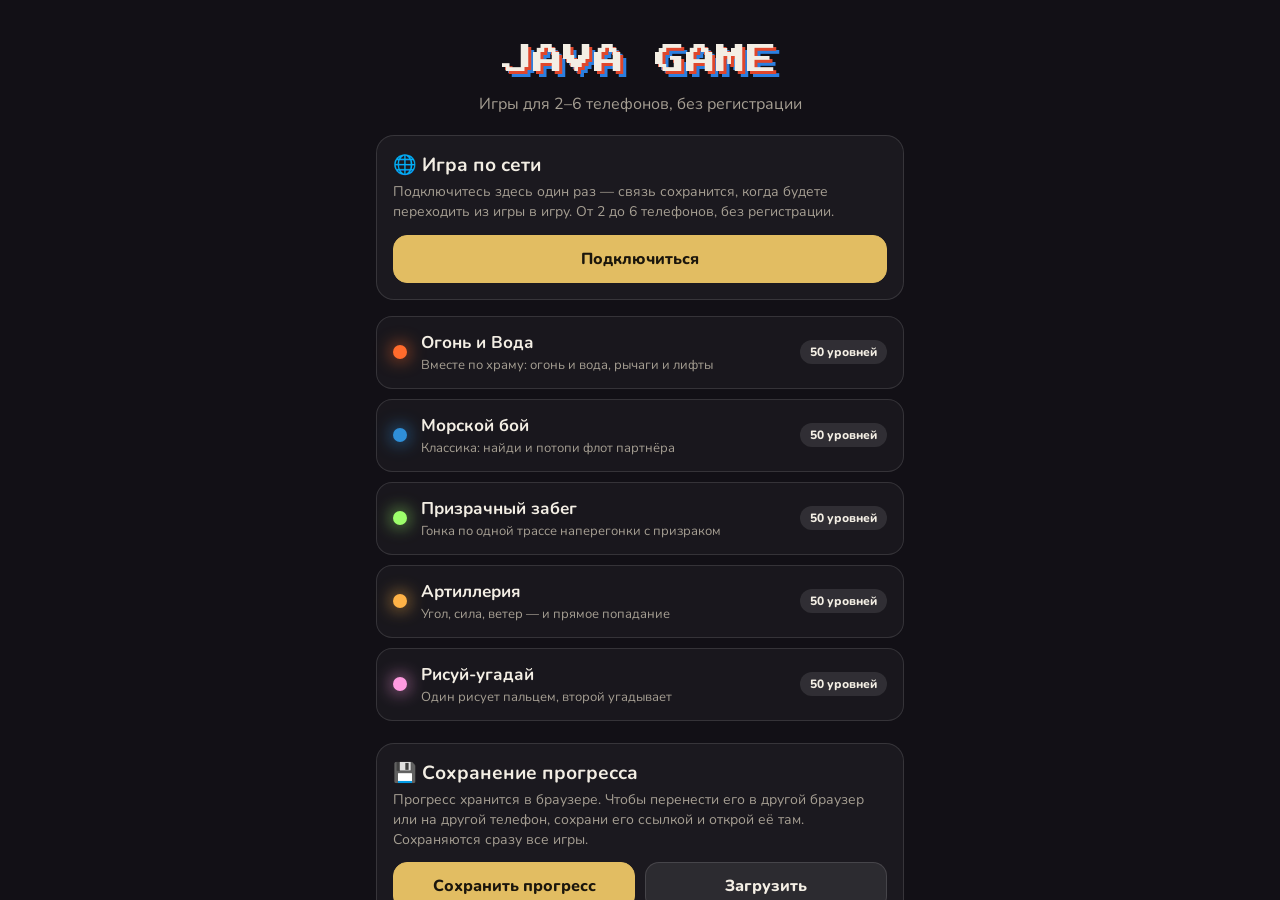
<file: games/index.html>
<!doctype html>
<html lang="ru"><head><link rel="manifest" href="manifest.webmanifest"><link rel="apple-touch-icon" href="../games/icons/java-game-180.png"><link rel="icon" type="image/png" href="../games/icons/java-game-192.png"><meta name="apple-mobile-web-app-capable" content="yes"><meta name="apple-mobile-web-app-title" content="Java Game"><meta name="mobile-web-app-capable" content="yes"><meta charset="utf-8"><meta name="viewport" content="width=device-width,initial-scale=1,maximum-scale=1,user-scalable=no,viewport-fit=cover">
<title>Java Game</title><meta name="theme-color" content="#121016">
<link rel="stylesheet" href="shared/fonts/fonts.css">
<style>
:root{--bg:#121016;--fg:#f3eee4;--mut:#a69f93;--line:rgba(255,255,255,.12)}
*{box-sizing:border-box}html,body{margin:0;height:100%;overflow:hidden;background:var(--bg);color:var(--fg);font-family:Nunito,-apple-system,sans-serif}
/* the page itself never scrolls (games open over it in a frame); the menu scrolls inside #menu.
   Menu and games live below the status bar, as with the usual iOS status bar. --vfix (hub.js): a home-screen app installed with
   a translucent status bar is drawn under it, yet 100% / inset:0 stay short by its height — an empty strip would stay at the bottom */
#menu,#hubFrame{position:fixed;left:0;right:0;top:env(safe-area-inset-top,0px);height:calc(100% + var(--vfix,0px) - env(safe-area-inset-top,0px))}
#menu{overflow-y:auto;-webkit-overflow-scrolling:touch;overscroll-behavior:contain}body.playing #menu{visibility:hidden}
#hubFrame{z-index:50;background:#000}
html .pty-ov{bottom:calc(0px - var(--vfix,0px))}
#hubFrame iframe{position:absolute;display:block;border:0;margin:0;padding:0;inset:0;width:100%;height:100%;background:transparent}
#hubBanner{position:fixed;left:50%;top:calc(env(safe-area-inset-top,0px) + 8px);transform:translateX(-50%);z-index:9000;display:flex;align-items:center;gap:8px;width:min(520px,calc(100vw - 16px));padding:8px 8px 8px 14px;border-radius:16px;background:rgba(26,24,32,.96);border:1px solid rgba(226,189,98,.5);box-shadow:0 8px 30px rgba(0,0,0,.5);color:var(--fg);font:700 14px/1.35 Nunito,-apple-system,sans-serif}
#hubBanner .t{flex:1;min-width:0}#hubBanner button{font:inherit;font-weight:800;border-radius:12px;min-height:40px;padding:6px 12px;border:0;cursor:pointer;touch-action:manipulation}
#hubBanner .go{background:#e2bd62;color:#1b160c}#hubBanner .x{background:transparent;color:var(--mut);font-size:18px;padding:6px 10px}
.hn-l{list-style:none;margin:0 0 12px;padding:0;display:flex;flex-direction:column;gap:6px}.hn-l li{display:flex;align-items:center;gap:10px;padding:8px 10px;border-radius:12px;background:rgba(255,255,255,.05)}
.hn-n{flex:1;min-width:0;font-weight:800;font-size:15px}.hn-n small{display:block;font-weight:600;color:var(--mut);font-size:13px}.hn-l .svb.hn-go{flex:none;min-height:40px;padding:6px 12px;font-size:14px}
main{max-width:560px;margin:0 auto;padding:24px 16px max(24px,env(safe-area-inset-bottom))}
h1{font-family:"Press Start 2P",ui-monospace,monospace;font-weight:400;font-size:clamp(17px,6.4vw,30px);line-height:1.5;letter-spacing:.02em;text-transform:uppercase;margin:14px 0 10px;text-align:center;text-shadow:3px 3px 0 #e0472c,6px 6px 0 #2b7fe0;-webkit-font-smoothing:none;font-smooth:never}
p.sub{text-align:center;color:var(--mut);margin:0 0 20px}
.card{display:flex;align-items:center;gap:14px;padding:14px 16px;border:1px solid var(--line);border-radius:16px;margin-bottom:10px;color:inherit;text-decoration:none;background:rgba(255,255,255,.03)}
.card:active{transform:scale(.98)}.card.off{opacity:.5}
.dot{width:14px;height:14px;border-radius:50%;flex:none}
.t{flex:1;min-width:0}.t b{display:block;font-size:17px}.t small{display:block;color:var(--mut);font-size:13px;margin-top:2px}
.tag{font-size:12px;font-weight:800;padding:4px 10px;border-radius:999px;background:rgba(255,255,255,.1);white-space:nowrap}.tag.soon{background:transparent;border:1px dashed var(--line)}
.how{color:var(--mut);font-size:14px;line-height:1.5;margin-top:18px}
.save{margin-top:22px;padding:16px;border:1px solid var(--line);border-radius:18px;background:rgba(255,255,255,.04)}
.save h2{margin:0 0 4px;font-size:19px}.save p{margin:0 0 12px;color:var(--mut);font-size:14px;line-height:1.45}
.svrow{display:flex;gap:10px;flex-wrap:wrap}.svrow>button{flex:1 1 140px}
.svb{font:inherit;font-weight:800;font-size:16px;color:var(--fg);background:rgba(255,255,255,.08);border:1px solid var(--line);border-radius:14px;padding:12px 14px;min-height:48px;cursor:pointer;touch-action:manipulation}
.svb.hot{background:#e2bd62;color:#1b160c;border-color:#e2bd62}.svb.ghost{background:transparent}
.svb:active{transform:scale(.98)}
#svQR{display:block;width:min(260px,70vw);height:auto;margin:6px auto 12px;border-radius:12px;background:#fff}
textarea.svt{width:100%;min-height:90px;font:13px/1.35 ui-monospace,Menlo,monospace;color:var(--fg);background:#0b0a0e;border:1px solid var(--line);border-radius:12px;padding:10px;margin-bottom:10px;word-break:break-all}
#svToast{position:fixed;left:50%;bottom:max(20px,env(safe-area-inset-bottom));transform:translateX(-50%);background:#2a2733;border:1px solid var(--line);color:var(--fg);padding:10px 16px;border-radius:999px;font-weight:800;font-size:14px;z-index:10;max-width:90vw;text-align:center}
[hidden]{display:none!important}
</style></head><body><div id="menu"><main>
<h1>Java Game</h1><p class="sub">Игры для 2–6 телефонов, без регистрации</p>
<section class="save" id="hubNet" style="margin:0 0 16px"></section>
<a class="card" href="../" data-g="ogon-i-voda"><span class="dot" style="background:#ff6b2c;box-shadow:0 0 18px #ff6b2c"></span><span class="t"><b>Огонь и Вода</b><small>Вместе по храму: огонь и вода, рычаги и лифты</small></span><span class="tag">50 уровней</span></a>
<a class="card" href="morskoy-boy/" data-g="morskoy-boy"><span class="dot" style="background:#2f8fd8;box-shadow:0 0 18px #2f8fd8"></span><span class="t"><b>Морской бой</b><small>Классика: найди и потопи флот партнёра</small></span><span class="tag">50 уровней</span></a>
<a class="card" href="zabeg/" data-g="zabeg"><span class="dot" style="background:#9dff6b;box-shadow:0 0 18px #9dff6b"></span><span class="t"><b>Призрачный забег</b><small>Гонка по одной трассе наперегонки с призраком</small></span><span class="tag">50 уровней</span></a>
<a class="card" href="artilleriya/" data-g="artilleriya"><span class="dot" style="background:#ffb347;box-shadow:0 0 18px #ffb347"></span><span class="t"><b>Артиллерия</b><small>Угол, сила, ветер — и прямое попадание</small></span><span class="tag">50 уровней</span></a>
<a class="card" href="risuy/" data-g="risuy"><span class="dot" style="background:#ff9be0;box-shadow:0 0 18px #ff9be0"></span><span class="t"><b>Рисуй-угадай</b><small>Один рисует пальцем, второй угадывает</small></span><span class="tag">50 уровней</span></a>

<section class="save" id="save">
 <div id="svMain"><h2>💾 Сохранение прогресса</h2>
  <p>Прогресс хранится в браузере. Чтобы перенести его в другой браузер или на другой телефон, сохрани его ссылкой и открой её там. Сохраняются сразу все игры.</p>
  <div class="svrow"><button class="svb hot" id="svSave">Сохранить прогресс</button><button class="svb" id="svLoadBtn">Загрузить</button></div>
  <div class="svrow" style="margin-top:10px"><button class="svb ghost" id="svUndo" hidden>Отменить последнюю загрузку</button></div></div>
 <div id="svSaved" hidden><h2>Прогресс сохранён</h2><p id="svInfo"></p>
  <canvas id="svQR" hidden aria-label="QR-код со ссылкой на сохранение"></canvas>
  <p id="svQRnote" hidden>Сохранение большое, QR-код не поместился — отправь ссылку.</p>
  <p>Открой эту ссылку в другом браузере или на другом телефоне (или наведи на QR-код камеру айфона), и прогресс загрузится. Ссылку удобно отправить себе в «Заметки» или в чат.</p>
  <div class="svrow"><button class="svb hot" id="svShare">Отправить ссылку</button><button class="svb" id="svCopy">Скопировать</button></div>
  <textarea class="svt" id="svOut" hidden readonly></textarea>
  <div class="svrow" style="margin-top:10px"><button class="svb ghost" data-sv-back>Готово</button></div></div>
 <div id="svLoad" hidden><h2>Загрузить прогресс</h2><p>Вставь ссылку или код сохранения.</p>
  <textarea class="svt" id="svIn" autocomplete="off" autocapitalize="off" spellcheck="false" placeholder="https://…#save=…"></textarea>
  <div class="svrow"><button class="svb hot" id="svLoadGo">Загрузить</button><button class="svb ghost" data-sv-back>Отмена</button></div></div>
 <div id="svAsk" hidden><h2>Загрузить этот прогресс?</h2><p id="svAskInfo"></p>
  <div class="svrow"><button class="svb hot" id="svYes">Загрузить</button><button class="svb ghost" id="svNo">Не надо</button></div></div>
</section>
<div id="svToast" hidden role="status"></div>
<a class="card" href="check.html" data-g="check"><span class="dot" style="background:#7ee0a8;box-shadow:0 0 18px #7ee0a8"></span><span class="t"><b>Проверка связи</b><small>Если телефоны не соединяются — покажет, что блокируется</small></span></a>
<p class="how">Как играть по сети: подключитесь вверху этой страницы один раз — первый создаёт комнату и получает код из 4 цифр, остальные вводят его (или «Рядом, без интернета» — через общий Wi-Fi, точку доступа или Bluetooth-модем телефона, интернет не нужен). Дальше открывайте любые игры и выбирайте в них игру по сети: переподключаться не нужно. Можно играть и на одном телефоне.</p>
</main></div>
<div id="hubFrame" hidden></div>
<div id="hubBanner" hidden role="status"><span class="t"></span><button class="go" hidden></button><button class="x" aria-label="Закрыть">✕</button></div>
<script src="shared/party.js"></script><script src="shared/hub.js"></script><script src="shared/save.js"></script></body></html>
</file>
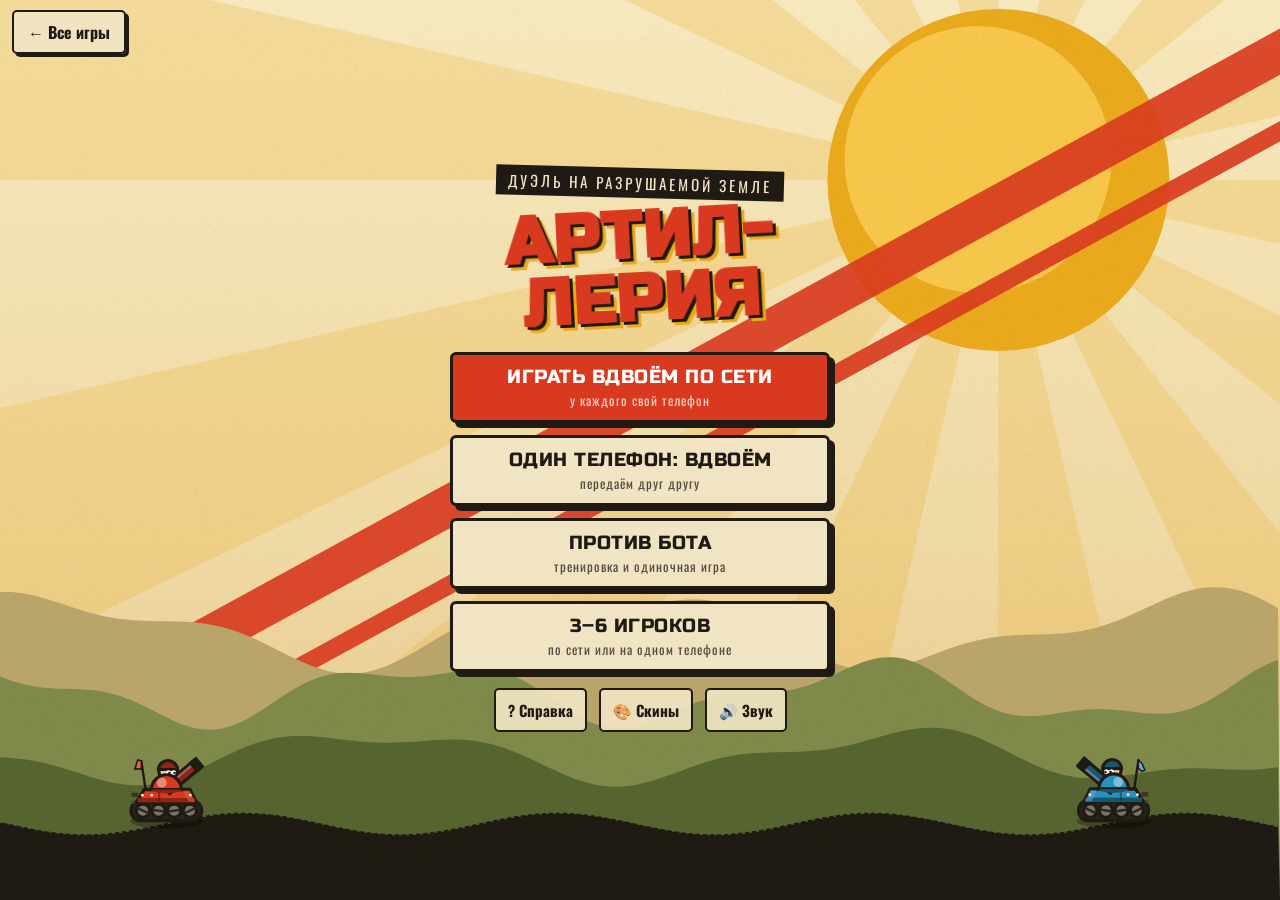
<file: games/artilleriya/index.html>
<!doctype html>
<html lang="ru">
<head><script>/* opened directly: reopen inside the start page, which keeps the one connection for all games (?solo = without it) */try{if(window.top===window&&!/[?&]solo\b/.test(location.search)){var h=location.hash.replace(/^#/,'').replace(/^(\d{4})$/,'room=$1');location.replace(new URL('../',location.href).href+'#play=artilleriya'+(h?'&'+h:''))}}catch(e){}</script><link rel="manifest" href="manifest.webmanifest"><link rel="apple-touch-icon" href="../../games/icons/artilleriya-180.png">
<meta charset="utf-8">
<meta name="viewport" content="width=device-width,initial-scale=1,maximum-scale=1,user-scalable=no,viewport-fit=cover">
<meta name="apple-mobile-web-app-capable" content="yes">
<meta name="theme-color" content="#1f1a14">
<title>Артиллерия</title>
<link rel="stylesheet" href="../shared/fonts/fonts.css">
<style>
:root{--ink:#1f1a14;--paper:#f1e4c3;--paper2:#e4d3a8;--red:#d9391f;--red2:#8e2412;--mus:#e8a91d;--olive:#56642f;--teal:#2a8fbd;--teal2:#17566f;
--hd:'Russo One',Impact,'Arial Black',sans-serif;--bd:'Oswald','Arial Narrow','Roboto Condensed',sans-serif;
--sat:var(--sa-top, env(safe-area-inset-top,0px));--sab:var(--sa-bottom, env(safe-area-inset-bottom,0px));--sal:var(--sa-left, env(safe-area-inset-left,0px));--sar:var(--sa-right, env(safe-area-inset-right,0px));
--ease:cubic-bezier(.2,.8,.2,1)}
*{box-sizing:border-box;-webkit-tap-highlight-color:transparent;-webkit-user-select:none;user-select:none;-webkit-touch-callout:none}
html,body{margin:0;height:100%;background:var(--ink);overflow:hidden;overflow:clip;overscroll-behavior:none;font-family:var(--bd);color:var(--ink);touch-action:manipulation}
button{font:inherit;color:inherit;border:0;background:none;padding:0;cursor:pointer;touch-action:manipulation}
body{position:fixed;inset:0;width:100%}
#app{position:fixed;inset:0;overflow:hidden}
/* ---------- плавные переходы между экранами ---------- */
.scr{position:absolute;inset:0;display:flex;opacity:0;visibility:hidden;pointer-events:none;transform:scale(1.035);transition:opacity .3s ease,transform .38s var(--ease),visibility 0s .3s}
.scr.on{opacity:1;visibility:visible;pointer-events:auto;transform:none;transition:opacity .3s ease,transform .38s var(--ease),visibility 0s}
#play{transform:scale(.97)}
#play.on{transform:none}
/* ---------- заставка ---------- */
#title{flex-direction:column;align-items:center;justify-content:center;background:#e9d9ae;padding:calc(var(--sat) + 12px) calc(var(--sar) + 16px) calc(var(--sab) + 12px) calc(var(--sal) + 16px);overflow:hidden}
#tcv{position:absolute;inset:0;width:100%;height:100%}
.tbox{position:relative;z-index:2;display:flex;flex-direction:column;align-items:center;gap:14px;width:min(380px,100%);max-height:100%}
.thead{display:flex;flex-direction:column;align-items:center;gap:8px}
.tbtns{display:flex;flex-direction:column;align-items:stretch;gap:12px;width:100%}
.logo{font-family:var(--hd);font-size:clamp(40px,11.5vw,66px);line-height:.95;color:var(--red);text-align:center;transform:rotate(-3deg);text-shadow:3px 3px 0 var(--ink),6px 6px 0 var(--mus);letter-spacing:1px;margin:0 0 6px;animation:logo 3.4s ease-in-out infinite}
@keyframes logo{50%{transform:rotate(-1.6deg) scale(1.03)}}
.tag{font-size:clamp(11px,3.7vw,15px);letter-spacing:clamp(1px,.7vw,3px);text-transform:uppercase;background:var(--ink);color:var(--paper);padding:4px 12px;transform:rotate(1.5deg);text-align:center}
.bigbtn{width:100%;min-height:58px;font-family:var(--hd);font-size:19px;letter-spacing:.5px;text-transform:uppercase;background:var(--paper);border:3px solid var(--ink);border-radius:6px;box-shadow:5px 5px 0 var(--ink);padding:10px 14px;transition:transform .08s,box-shadow .08s;position:relative}
.bigbtn:active{transform:translate(4px,4px);box-shadow:1px 1px 0 var(--ink)}
.bigbtn.red{background:var(--red);color:#fff}
.bigbtn small{display:block;font-family:var(--bd);font-size:13px;letter-spacing:1px;opacity:.75;text-transform:none;margin-top:2px}
.tlinks{display:flex;justify-content:space-between;gap:8px;width:100%;margin-top:2px}
.lnk{font-size:15px;color:var(--ink);text-decoration:none;font-weight:700;background:rgba(241,228,195,.92);border:2px solid var(--ink);padding:6px 12px;border-radius:5px;min-height:44px;min-width:44px;display:inline-flex;align-items:center;justify-content:center;white-space:nowrap}
.lnk:active{background:var(--mus)}
.tbox>*{animation:rise .55s var(--ease) both}
.tbox>*:nth-child(2){animation-delay:.06s}.tbox>*:nth-child(3){animation-delay:.12s}
@keyframes rise{from{opacity:0;transform:translateY(16px)}}
/* ---------- выбор полей ---------- */
#levels{flex-direction:column;background:var(--paper);background-image:linear-gradient(rgba(31,26,20,.07) 1px,transparent 1px),linear-gradient(90deg,rgba(31,26,20,.07) 1px,transparent 1px);background-size:24px 24px;padding:calc(var(--sat) + 8px) calc(var(--sar) + 12px) 0 calc(var(--sal) + 12px)}
.lhead{display:flex;align-items:center;gap:10px;padding:4px 0 6px}
.lhead h2{font-family:var(--hd);font-size:22px;margin:0;flex:1;min-width:0;line-height:1.05;text-transform:uppercase}
.lhead h2 small{display:block;font-family:var(--bd);font-size:13px;color:var(--red2);letter-spacing:1px;margin-top:2px}
.lprog{height:8px;border:2px solid var(--ink);border-radius:4px;background:var(--paper2);overflow:hidden;margin:0 0 6px;flex:none}
.lprog i{display:block;height:100%;width:0;background:linear-gradient(90deg,var(--red),var(--mus));transition:width .6s var(--ease)}
.sq{width:44px;height:44px;flex:none;border:3px solid var(--ink);background:var(--paper);border-radius:6px;font-size:20px;font-weight:700;box-shadow:3px 3px 0 var(--ink);display:flex;align-items:center;justify-content:center}
.sq:active{transform:translate(2px,2px);box-shadow:1px 1px 0 var(--ink)}
.lgrid{flex:1;min-height:0;overscroll-behavior:contain;overflow-y:auto;-webkit-overflow-scrolling:touch;display:grid;grid-template-columns:repeat(auto-fill,minmax(104px,1fr));gap:10px;grid-auto-rows:min-content;align-content:start;padding:4px 6px calc(var(--sab) + 28px) 2px;touch-action:pan-y}
.chap{grid-column:1/-1;font-family:var(--hd);font-size:14px;letter-spacing:1px;text-transform:uppercase;color:var(--paper);background:var(--ink);padding:4px 10px;margin:6px 0 0;display:flex;justify-content:space-between;gap:8px;transform:rotate(-.4deg)}
.chap:first-child{margin-top:0}
.chap span{font-family:var(--bd);opacity:.7;font-size:12px;white-space:nowrap}
.tile{position:relative;background:var(--paper);border:3px solid var(--ink);border-radius:6px;box-shadow:4px 4px 0 var(--ink);overflow:hidden;text-align:left;display:flex;flex-direction:column;min-height:104px;animation:tin .4s var(--ease) both;animation-delay:calc(var(--i,0)*18ms)}
@keyframes tin{from{opacity:0;transform:translateY(10px) scale(.96)}}
.tile:active{transform:translate(3px,3px);box-shadow:1px 1px 0 var(--ink)}
.tile .th{width:100%;border-bottom:3px solid var(--ink);background:#889;position:relative;flex:none}
.tile .th canvas{width:100%;height:auto;display:block}
.tile .no{position:absolute;left:0;top:0;background:var(--red);color:#fff;font-family:var(--hd);font-size:15px;padding:2px 8px 1px;border-right:3px solid var(--ink);border-bottom:3px solid var(--ink)}
.tile .nm{font-size:12px;font-weight:700;line-height:1.1;padding:4px 6px 2px;text-transform:uppercase;flex:1 0 auto;overflow-wrap:break-word;hyphens:auto;-webkit-hyphens:auto}
.tile .st{font-size:13px;padding:0 6px 4px;color:#c98a00;text-shadow:0 0 1px var(--ink),1px 1px 0 var(--ink);letter-spacing:1px;min-height:18px}
.tile .nw{position:absolute;right:3px;top:3px;background:var(--mus);border:2px solid var(--ink);font-size:10px;font-weight:700;padding:0 4px;border-radius:3px;line-height:15px;max-width:calc(100% - 38px);font-size:9px;letter-spacing:-.2px;white-space:nowrap;overflow:hidden;text-overflow:ellipsis}
.tile.lock{filter:grayscale(1) brightness(.85);opacity:.75}
.tile.lock::after{content:'🔒';position:absolute;left:50%;top:22%;transform:translateX(-50%);font-size:24px}
.tile.cur{outline:4px solid var(--mus)}
/* ---------- бой ---------- */
#play{background:#16120e;flex-direction:column;touch-action:none;padding:var(--sat) var(--sar) var(--sab) var(--sal)}
#hud{display:flex;align-items:center;gap:8px;padding:6px 10px;line-height:1.2;color:var(--paper);flex:none}
.pl{flex:1;min-width:0;border-bottom:4px solid transparent;padding-bottom:2px;transition:border-color .25s}
.pl.act{border-color:var(--mus)}
.pl .row{display:flex;align-items:baseline;justify-content:space-between;gap:6px;font-size:14px;font-weight:700;text-transform:uppercase;letter-spacing:.5px;white-space:nowrap}
.pl .row b{overflow:hidden;text-overflow:ellipsis;min-width:0}
.pl .row span{font-family:var(--hd);font-size:15px}
.pl .bar{height:10px;border:2px solid var(--paper);border-radius:2px;background:#000;overflow:hidden;margin-top:2px}
.pl .bar i{display:block;height:100%;width:100%;transition:width .5s var(--ease)}
.pl.p0 .bar i{background:linear-gradient(#f0614a,var(--red))}.pl.p1 .bar i{background:linear-gradient(#58b7e0,var(--teal))}
.pl.p1 .row{flex-direction:row-reverse}
#wind{flex:none;width:78px;text-align:center;font-family:var(--hd);line-height:1}
#wind small{display:block;font-family:var(--bd);font-size:11px;letter-spacing:2px;color:#b9ac8a}
#wind #ping{display:block;font-family:var(--bd);font-size:11px;letter-spacing:0;line-height:1;margin-top:3px;white-space:nowrap;color:var(--pc,#9a9080);opacity:.85}
#wind #ping:empty{display:none}
#wind div{font-size:17px;color:var(--mus);margin-top:2px;white-space:nowrap}
#stage{position:relative;flex:1000 1 0;width:100%;min-height:150px;max-height:calc(var(--app-w,100vw)*1.04);overflow:hidden;background:#16120e}
#cv{position:absolute;left:0;top:0;display:block;touch-action:none}
#banner{position:absolute;left:50%;top:34%;transform:translate(-50%,-50%) scale(.8);font-family:var(--hd);font-size:clamp(16px,5.6vw,30px);text-transform:uppercase;color:var(--paper);background:var(--ink);border:3px solid var(--mus);padding:6px 12px;white-space:normal;width:max-content;max-width:calc(100% - 20px);box-sizing:border-box;text-align:center;line-height:1.15;overflow-wrap:anywhere;opacity:0;pointer-events:none;transition:opacity .25s,transform .35s var(--ease);z-index:4}
#banner.on{opacity:1;transform:translate(-50%,-50%) scale(1)}
#bMenu{position:absolute;left:10px;top:10px;width:44px;height:44px;border:3px solid var(--ink);background:var(--paper);border-radius:6px;font-weight:700;font-size:20px;z-index:5;opacity:.92;display:flex;align-items:center;justify-content:center}
.ctl{display:flex;flex-direction:column;gap:8px;padding:6px 10px;flex:1 1 auto;justify-content:space-evenly;min-height:0}
.wgrid{display:grid;grid-template-columns:repeat(var(--wc,6),1fr);gap:5px}
.wgrid.two .wb{min-height:clamp(42px,calc(var(--app-h,100vh)*.062),56px)}
.wb .lk.new{background:var(--red);color:#fff;font-size:8px;letter-spacing:0;left:auto;right:2px;top:auto;bottom:1px}
.wb{position:relative;min-height:clamp(50px,calc(var(--app-h,100vh)*.075),70px);border:3px solid var(--ink);background:var(--paper);border-radius:6px;display:flex;flex-direction:column;align-items:center;justify-content:center;gap:2px;font-size:11px;font-weight:700;line-height:1.05;color:var(--ink);transition:background .15s,transform .15s var(--ease);min-width:0;padding:0 1px;letter-spacing:-.1px}
.wb svg{width:22px;height:22px;fill:currentColor;flex:none}
.wb .t{font-size:10px;letter-spacing:-.3px;max-width:100%;overflow:hidden;text-overflow:clip;white-space:nowrap}
.wb.sel{background:var(--mus);box-shadow:0 0 0 3px var(--paper);transform:translateY(-2px)}
.wb.off{opacity:.38;filter:grayscale(1)}
.wb .cnt{position:absolute;right:3px;top:1px;font-size:11px;font-family:var(--hd)}
.wb .lk{position:absolute;left:2px;top:2px;font-size:9px;line-height:1.1;background:var(--ink);color:var(--paper);border-radius:3px;padding:0 2px}
.r2{display:flex;gap:8px;align-items:stretch}
.stp{flex:1;display:flex;align-items:stretch;gap:5px;min-width:0}
.stp .v{flex:1;text-align:center;color:var(--paper);display:flex;flex-direction:column;justify-content:center;line-height:1;min-width:0}
.stp .v small{font-size:11px;letter-spacing:2px;color:#b9ac8a}
.stp .v b{font-family:var(--hd);font-size:24px;font-weight:400}
.pb{width:52px;min-height:clamp(48px,calc(var(--app-h,100vh)*.066),62px);border:3px solid var(--ink);background:var(--paper);border-radius:6px;font-family:var(--hd);font-size:26px;display:flex;align-items:center;justify-content:center;box-shadow:3px 3px 0 #000;flex:none}
.pb:active,.pb.dn{background:var(--mus)}
.pb.off,#fire.off{opacity:.4}
#fire{flex:1.3;min-height:clamp(54px,calc(var(--app-h,100vh)*.08),76px);border:3px solid var(--ink);background:var(--red);color:#fff;border-radius:6px;font-family:var(--hd);font-size:24px;letter-spacing:1px;text-transform:uppercase;box-shadow:4px 4px 0 #000;text-shadow:2px 2px 0 var(--red2);flex:none;width:100%}
#fire:active{transform:translate(3px,3px);box-shadow:1px 1px 0 #000}
.fuel{flex:1;height:8px;border:2px solid var(--paper);background:#000;border-radius:2px;align-self:center;overflow:hidden}
.fuel i{display:block;height:100%;background:var(--olive);width:100%}
#pull{position:fixed;inset:0;pointer-events:none;z-index:6;width:100%;height:100%;display:none}
/* ---------- окна ---------- */
.ov{position:absolute;inset:0;z-index:20;display:flex;align-items:center;justify-content:center;background:rgba(20,16,12,.78);padding:calc(var(--sat) + 12px) calc(var(--sar) + 14px) calc(var(--sab) + 12px) calc(var(--sal) + 14px);overflow-y:auto;opacity:0;visibility:hidden;pointer-events:none;transition:opacity .22s ease,visibility 0s .22s}
.ov.on{opacity:1;visibility:visible;pointer-events:auto;transition:opacity .22s ease,visibility 0s}
.ov .card{transform:translateY(14px) scale(.96);transition:transform .35s var(--ease)}
.ov.on .card{transform:none}
#ovHelp{z-index:30;background:rgba(20,16,12,.9)}
.card{background:var(--paper);border:4px solid var(--ink);box-shadow:7px 7px 0 var(--red);border-radius:8px;padding:18px 16px 16px;width:min(360px,100%);margin:auto;text-align:center;display:flex;flex-direction:column;gap:10px}
.card h3{font-family:var(--hd);font-size:clamp(22px,7.2vw,30px);line-height:1;margin:0;color:var(--red);text-shadow:2px 2px 0 var(--ink);text-transform:uppercase}
.card p{margin:0;font-size:17px;line-height:1.25}
.card .bigbtn{min-height:50px;font-size:16px}
.card .btns{display:flex;flex-direction:column;gap:10px}
.card.help{width:min(460px,100%);text-align:left;max-height:100%;padding:0;gap:0;overflow:hidden}
.help .hh{display:flex;align-items:center;justify-content:space-between;gap:10px;padding:12px 12px 10px 16px;border-bottom:3px solid var(--ink);flex:none}
.help .hh h3{font-size:24px}
.help .hb{background:linear-gradient(rgba(241,228,195,0),var(--paper) 70%) bottom/100% 36px local no-repeat,radial-gradient(farthest-side at 50% 100%,rgba(31,26,20,.5),rgba(31,26,20,0)) bottom/100% 14px scroll no-repeat;overflow-y:auto;padding:12px 16px 16px;-webkit-overflow-scrolling:touch;min-height:0;display:flex;flex-direction:column;gap:10px}
.help h4{font-family:var(--hd);font-size:15px;margin:4px 0 0;text-transform:uppercase;color:var(--red2)}
.help p,.help li{font-size:15px;line-height:1.3;margin:0}
.help ul{margin:0;padding-left:18px;display:flex;flex-direction:column;gap:3px}
.help .tip{background:var(--paper2);border:2px dashed var(--ink);border-radius:6px;padding:8px 10px}
.help .hz{font-family:var(--hd);color:var(--red2)}
#toast{position:fixed;left:50%;bottom:calc(var(--sab) + 20px);transform:translateX(-50%) translateY(20px);background:var(--ink);color:var(--paper);border:3px solid var(--mus);padding:8px 16px;font-weight:700;font-size:16px;opacity:0;transition:.25s;z-index:60;pointer-events:none;max-width:92vw;text-align:center}
#toast.on{opacity:1;transform:translateX(-50%)}
/* ---------- альбомная ориентация ---------- */
@media (orientation:landscape) and (max-height:600px){
 #play{display:grid;grid-template-columns:minmax(120px,1fr) auto minmax(120px,1fr);grid-template-rows:auto minmax(0,1fr);grid-template-areas:"hud hud hud" "cl st cr"}
 #hud{grid-area:hud;padding:8px 10px 3px}
 #stage{grid-area:st;width:auto;height:100%;aspect-ratio:3/2;align-self:center;max-width:calc(var(--app-w,100vw) - 2*120px - var(--sal) - var(--sar))}
 #ctlL{grid-area:cl;padding:4px 6px}#ctlR{grid-area:cr;padding:4px 6px}
 .wgrid{grid-template-columns:repeat(2,1fr)}
 .wb{min-height:44px;font-size:9px;gap:0}.pb{min-height:44px}.wb svg{width:17px;height:17px}.wb .cnt{font-size:10px}
 .r2.stack{flex-direction:row;gap:6px}
 .stp{flex-direction:column-reverse;gap:3px}
 .stp .v{flex:none;min-height:30px}.stp .v b{font-size:20px}
 .pb{width:100%;min-height:44px;font-size:22px}
 .r2:not(.stack) .pb{width:auto;flex:1 1 0;min-width:0}
 .r2:not(.stack){gap:4px}
 .r2:not(.stack) .fuel{flex:0 0 8px}
 #fire{min-height:50px;font-size:20px}
 #hud .row{font-size:12px}
 #wind{width:84px}#wind div{font-size:16px}
 .scr.on#title .tbox{display:grid;grid-template-columns:minmax(0,1fr) minmax(0,1fr);gap:6px 22px;align-items:center;width:min(720px,100%)}
 .thead{grid-column:1;grid-row:1/3}
 .tbtns{grid-column:2;grid-row:1;gap:9px}
 .tlinks{grid-column:2;grid-row:2}
 .logo{font-size:clamp(40px,9vw,64px);margin:0}
 .bigbtn{min-height:46px;padding:5px 10px;font-size:17px}.bigbtn small{font-size:12px;margin-top:0}
 .card{padding:12px 14px 14px;gap:8px}.card h3{font-size:24px}.card p{font-size:15px}
 .card .btns{display:grid;grid-template-columns:1fr 1fr;gap:8px}
 .card .btns .bigbtn:only-child,.card .btns .wide{grid-column:1/-1}
 .card .bigbtn{min-height:46px;font-size:15px;padding:6px}
 .lgrid{grid-template-columns:repeat(5,minmax(0,1fr))}
}
@media (orientation:landscape) and (max-height:430px){
 .lhead h2{font-size:18px}.lhead h2 small{font-size:12px}
 .lhead{padding:2px 0 4px}
}

/* ---------- скины ---------- */
#skins{flex-direction:column;background:var(--paper);background-image:linear-gradient(rgba(31,26,20,.07) 1px,transparent 1px),linear-gradient(90deg,rgba(31,26,20,.07) 1px,transparent 1px);background-size:24px 24px;padding:calc(var(--sat) + 8px) calc(var(--sar) + 12px) 0 calc(var(--sal) + 12px)}
.sbody{flex:1;min-height:0;overflow-y:auto;-webkit-overflow-scrolling:touch;touch-action:pan-y;padding:4px 4px calc(var(--sab) + 24px);display:flex;flex-direction:column;gap:10px}
.sprev{border:3px solid var(--ink);border-radius:8px;box-shadow:4px 4px 0 var(--ink);overflow:hidden;height:clamp(120px,24vh,200px);flex:none;background:#e6c488}
.sprev canvas{width:100%;height:100%;display:block}
.stabs{display:flex;gap:8px}.stabs button{flex:1;min-height:44px;border:3px solid var(--ink);border-radius:6px;background:var(--paper);font-weight:700;font-size:15px;text-transform:uppercase}.stabs button.on{background:var(--mus)}
#skins h4{font-family:var(--hd);font-size:15px;margin:2px 0 0;text-transform:uppercase;color:var(--red2)}
.sgrid{display:grid;grid-template-columns:repeat(auto-fill,minmax(84px,1fr));gap:8px}
.sgrid.cols{grid-template-columns:repeat(6,1fr)}
.sk{border:3px solid var(--ink);border-radius:6px;background:var(--paper);min-height:44px;position:relative;display:flex;flex-direction:column;align-items:center;justify-content:center;gap:0;font-size:11px;font-weight:700;padding:2px}
.sk canvas{width:100%;height:44px;display:block}
.sk.on{outline:4px solid var(--mus);outline-offset:1px}
.sk.col{min-height:46px;box-shadow:inset 0 -8px 0 var(--d,#000)}
.sk.col.on{outline-color:var(--ink)}
/* ---------- 3–6 игроков ---------- */
.card.wide{width:min(420px,100%)}
.mrow{text-align:left;display:flex;flex-direction:column;gap:4px}.mrow>span{font-family:var(--hd);font-size:12px;text-transform:uppercase;color:var(--red2)}
.chips{display:flex;flex-wrap:wrap;gap:6px}
.chip{min-height:44px;min-width:44px;padding:0 12px;border:3px solid var(--ink);border-radius:6px;background:var(--paper);font-weight:700;font-size:15px}
.chip.on{background:var(--mus)}.chip.bot{background:var(--teal);color:#fff}
.card .mini{font-size:13px;opacity:.75}
.stand{display:flex;flex-direction:column;gap:4px;margin-top:6px;text-align:left}
.sr{display:flex;align-items:center;gap:8px;font-size:15px;border:2px solid var(--ink);border-radius:5px;padding:3px 8px;background:var(--paper2)}.sr.w{background:var(--mus)}
.sr .sp{font-family:var(--hd);width:16px}.sr i{width:14px;height:14px;border-radius:50%;border:2px solid var(--ink);flex:none}.sr b{flex:1;min-width:0;overflow:hidden;text-overflow:ellipsis;white-space:nowrap}.sr .sd{font-size:13px;opacity:.8;white-space:nowrap}
/* шапка боя на N игроков */
#hudm{display:none;flex:1;min-width:0;gap:4px}
#hud.mp #pl0,#hud.mp #pl1{display:none}
#hud.mp #hudm{display:flex}
#hud.mp #wind{order:-1;width:58px}
.mc{flex:1;min-width:0;border-bottom:4px solid transparent;border-top:3px solid var(--tm,transparent);padding-bottom:2px;position:relative}
.mc.act{border-bottom-color:var(--mus)}
.mc .mt{display:flex;align-items:baseline;gap:2px;font-size:11px;font-weight:700;text-transform:uppercase;white-space:nowrap;overflow:hidden;letter-spacing:0}
.mc .mt em{font-style:normal;color:var(--tc);flex:none}.mc .mt b{overflow:hidden;text-overflow:ellipsis;min-width:0}
.mc .bar{height:8px;border:2px solid var(--paper);border-radius:2px;background:#000;overflow:hidden;margin-top:1px}
.mc .bar i{display:block;height:100%;width:100%;background:var(--tc);transition:width .5s var(--ease)}
.mc .hp{font-family:var(--hd);font-size:12px;display:block;line-height:1.1}
.mc.dead{opacity:.35}.mc.off .mt::after{content:'⛔'}
.duo-ov{background:#0a0a0e!important}
#wind #ping{font-size:11px}
@media (prefers-reduced-motion:reduce){.logo{animation:none}.tbox>*,.tile{animation:none}}
a.allg{position:fixed;top:calc(var(--sa-top, env(safe-area-inset-top,0px)) + 10px);left:calc(var(--sa-left, env(safe-area-inset-left,0px)) + 12px);right:auto;bottom:auto;z-index:30;height:44px;min-height:44px;min-width:44px;width:auto;margin:0;padding:0 14px;display:inline-flex;align-items:center;justify-content:center;white-space:nowrap;text-decoration:none;font-size:16px;line-height:1;letter-spacing:0;text-transform:none;box-sizing:border-box;flex:none;opacity:1;-webkit-tap-highlight-color:transparent;touch-action:manipulation;cursor:pointer}a.allg{font-family:'Oswald','Arial Narrow',sans-serif;font-weight:700;color:#1f1a14;background:rgba(241,228,195,.94);border:2px solid #1f1a14;border-radius:5px;box-shadow:3px 3px 0 #1f1a14}a.allg:active{background:#e2bd62;transform:translate(2px,2px);box-shadow:1px 1px 0 #1f1a14}
.tlinks{justify-content:center;gap:12px}
</style>
</head>
<body>
<div id="app">
 <section id="title" class="scr on">
  <canvas id="tcv"></canvas>
  <a class="lnk allg" href="../">← Все игры</a>
  <div class="tbox">
   <div class="thead"><div class="tag">дуэль на разрушаемой земле</div>
   <h1 class="logo">АРТИЛ&shy;ЛЕРИЯ</h1></div>
   <div class="tbtns">
   <button class="bigbtn red" id="bNet">Играть вдвоём по сети<small>у каждого свой телефон</small></button>
   <button class="bigbtn" id="bHot">Один телефон: вдвоём<small>передаём друг другу</small></button>
   <button class="bigbtn" id="bBot">Против бота<small>тренировка и одиночная игра</small></button>
   <button class="bigbtn" id="bMulti">3–6 игроков<small>по сети или на одном телефоне</small></button>
   </div>
   <div class="tlinks"><button class="lnk" id="bHelp" aria-label="Справка">? Справка</button><button class="lnk" id="bSkins">🎨 Скины</button><button class="lnk" id="bSnd">🔊 Звук</button></div>
  </div>
 </section>
 <section id="levels" class="scr">
  <div class="lhead"><button class="sq" id="lBack" aria-label="Назад">←</button><h2>Поля сражений<small id="lSub"></small></h2><button class="sq" id="lHelp" aria-label="Справка">?</button><button class="sq" id="lSnd" aria-label="Звук">🔊</button></div>
  <div class="lprog"><i id="lProg"></i></div>
  <div class="lgrid" id="lgrid"></div>
 </section>
 <section id="skins" class="scr">
  <div class="lhead"><button class="sq" id="sBack" aria-label="Назад">←</button><h2>Скины<small id="sSub"></small></h2></div>
  <div class="sbody">
   <div class="sprev"><canvas id="sCv"></canvas></div>
   <div class="stabs"><button id="sTab0" class="on">Мой танк</button><button id="sTab1">Соперник</button></div>
   <h4>Корпус</h4><div class="sgrid" id="sBodies"></div>
   <h4>Цвет</h4><div class="sgrid cols" id="sCols"></div>
   <h4>Эмблема</h4><div class="sgrid" id="sFlags"></div>
  </div>
 </section>
 <section id="play" class="scr">
  <div id="hud">
   <div class="pl p0" id="pl0"><div class="row"><b id="n0">Игрок 1</b><span id="h0">100</span></div><div class="bar"><i id="b0"></i></div></div>
   <div id="hudm"></div>
   <div id="wind"><small>ВЕТЕР</small><div id="wv">0</div><span id="ping"></span></div>
   <div class="pl p1" id="pl1"><div class="row"><b id="n1">Игрок 2</b><span id="h1">100</span></div><div class="bar"><i id="b1"></i></div></div>
  </div>
  <div id="stage"><canvas id="cv"></canvas><div id="banner"></div><button id="bMenu" aria-label="Меню">☰</button></div>
  <div class="ctl" id="ctlL">
   <div class="wgrid" id="wgrid"></div>
   <div class="r2"><button class="pb" id="mvL" aria-label="Влево">◀</button><div class="fuel"><i id="fuel"></i></div><button class="pb" id="mvR" aria-label="Вправо">▶</button></div>
  </div>
  <div class="ctl" id="ctlR">
   <div class="r2 stack">
    <div class="stp"><button class="pb" id="aM" aria-label="Угол меньше">−</button><div class="v"><small>УГОЛ</small><b id="aV">45°</b></div><button class="pb" id="aP" aria-label="Угол больше">+</button></div>
    <div class="stp"><button class="pb" id="pM" aria-label="Сила меньше">−</button><div class="v"><small>СИЛА</small><b id="pV">60</b></div><button class="pb" id="pP" aria-label="Сила больше">+</button></div>
   </div>
   <button id="fire">Огонь!</button>
  </div>
  <svg id="pull" xmlns="http://www.w3.org/2000/svg"><line id="pl_l" stroke="#e8a91d" stroke-width="5" stroke-linecap="round" stroke-dasharray="2 9"/><circle id="pl_a" r="9" fill="#f1e4c3" stroke="#1f1a14" stroke-width="3"/><circle id="pl_b" r="16" fill="none" stroke="#e8a91d" stroke-width="3"/></svg>
  <div class="ov" id="ovHint"><div class="card"><div id="hintIc" style="width:56px;height:56px;margin:0 auto;color:var(--red)"></div><h3 id="hintT">Новый снаряд</h3><p id="hintP"></p><div class="btns"><button class="bigbtn red wide" id="hintOk">Понятно</button></div></div></div>
  <div class="ov" id="ovPause"><div class="card"><h3>Пауза связи</h3><p id="pauseTxt">Партнёр отключился, ждём…</p><div class="btns"><button class="bigbtn" id="pauseOut">Выйти в меню</button></div></div></div>
  <div class="ov" id="ovMenu"><div class="card"><h3>Меню</h3><div class="btns"><button class="bigbtn red wide" id="mCont">Продолжить</button><button class="bigbtn" id="mSnd">Звук: вкл</button><button class="bigbtn" id="mHelp">? Справка</button><button class="bigbtn" id="mSkip" style="display:none">Пропустить ход</button><button class="bigbtn" id="mLv">К выбору полей</button><button class="bigbtn" id="mOut">В главное меню</button></div></div></div>
  <div class="ov" id="ovRes"><div class="card"><h3 id="rT">Победа!</h3><p id="rP"></p><div class="btns"><button class="bigbtn red wide" id="rNext">Следующее поле</button><button class="bigbtn" id="rAgain">Реванш</button><button class="bigbtn" id="rLv">К полям</button></div></div></div>
 </section>
 <div class="ov" id="ovMulti"><div class="card wide" id="mCard"></div></div>
 <div class="ov" id="ovHelp"><div class="card help">
  <div class="hh"><h3>Справка</h3><button class="sq" id="hClose" aria-label="Закрыть">✕</button></div>
  <div class="hb">
   <h4>Как играть</h4>
   <ul><li>Тяните палец по полю назад от танка: угол и сила выставятся сами. Кнопки − и + — точная подстройка.</li>
   <li>◀ ▶ — проехать (топлива хватает на недолгий путь). «Огонь!» — выстрел.</li>
   <li>Ветер сносит снаряд: смотрите на стрелку вверху. Серебристые зеркальные стены отражают снаряды.</li>
   <li><b>Бур</b> — летит сквозь стены, острова, отражатели, щиты и воду. Достигнув земли, поворачивает вниз и пробуривает узкую шахту через все слои до самого дна карты, разрезая и землю, и стены под собой. Танк, через который пролетел бур или который стоит над шахтой, получает урон, а танк, у которого выбило опору, падает вниз. Если бур улетел за край поля — ничего не происходит.</li>
   <li><li>Победа открывает следующее поле у обоих игроков. Всего полей: <b id="hN">50</b>.</li></ul>
   <h4>Снаряды</h4>
   <p>На каждом поле свой набор снарядов и запас. Новый снаряд показывает подсказку при первом появлении.</p>
   <ul id="hShells"></ul>
   <h4>3–6 игроков</h4>
   <ul><li><b>Каждый сам за себя</b> — побеждает последний уцелевший; если за 14 кругов никто не победил — тот, кто нанёс больше урона.</li>
   <li><b>Команды</b> (2×2, 3×3, 2×2×2…) — побеждает команда, у которой остался хоть один танк. Своим урон вдвое меньше. Цвет вымпела и кольцо под танком — цвет команды.</li>
   <li>Ходы идут по кругу, команды чередуются. Поле шире экрана: камера следует за танком и снарядом, полоска вверху — карта с танками.</li>
   <li>По сети — комната до 6 телефонов (меню «3–6 игроков»). На одном телефоне можно добавить ботов; на экране пишется «Ход: Игрок N».</li></ul>
   <h4>Скины</h4>
   <p>В меню «🎨 Скины»: 5 корпусов, 12 цветов, 8 эмблем. В сетевой игре все видят твой скин; если цвета совпали, у позднего игрока он сдвигается на ближайший свободный.</p>
   <h4>Звук</h4>
   <button class="bigbtn" id="hSnd">Звук: вкл</button>
   <h4>Графика</h4>
   <button class="bigbtn" id="hGfx">Эффекты: полные</button>
   <h4>Частота экрана</h4>
   <p>Сейчас кадров в секунду: <span class="hz" id="hHz">—</span></p>
   <p class="tip">Для 120 Гц на iPhone: Настройки → Приложения → Safari → Дополнения → Feature Flags → выключить «Prefer Page Rendering Updates near 60fps»</p>
  </div></div></div>
</div>
<div id="toast"></div>
<script src="../shared/duo.js"></script>
<script src="../shared/party.js"></script>
<script>
//==SIM-START==
let W=720;const H=480,WIND_K=0.0022,HP0=100;
function setW(w){W=w;}
const WU=[1,3,6,9,12,15];            // с какого поля доступно оружие
const AMMO=[99,5,4,3,3,2];
// ---- набор снарядов по полям: 14 видов; на каждом поле свой список и запас ----
const NW=14;
const WINTRO=[1,3,6,9,12,15,4,7,18,11,16,13,9,20];   // с какого поля вид снаряда встречается
const WBASE=[99,5,4,3,3,2,3,4,2,3,3,2,3,2];
const WMAXK=8;                                       // не больше 8 видов (с Ядром) на поле
function loadout(L){
  const r=rng(L.seed*131+L.i*7+17),a=new Array(NW).fill(0),cand=[];a[0]=99;
  for(let w=1;w<NW;w++){if(L.i<WINTRO[w])continue;
    let pr=r()+(L.i===WINTRO[w]?10:0)+(L.i-WINTRO[w]<3?.35:0),bo=0;
    if(w===12&&L.water){pr+=.6;bo=1;}
    if(w===9&&L.th==='moon'){pr+=.6;bo=1;}
    if(w===11&&L.noground){pr+=.7;bo=1;}
    if(w===7&&L.bnc){pr+=.6;bo=1;}
    if(w===10&&(L.walls||L.hills)){pr+=.3;}
    if(w===2&&L.walls)pr+=.3;
    if(w===8&&L.i>=18)pr+=.2;
    cand.push([pr,w,bo]);}
  cand.sort((u,v)=>v[0]-u[0]);
  cand.slice(0,WMAXK-1).forEach(([pr,w,bo])=>{const rr=r();a[w]=Math.max(1,WBASE[w]+(rr<.3?-1:rr>.75?1:0)+bo);});
  return a;
}
function rng(seed){let s=seed>>>0;return function(){s=(s+0x6D2B79F5)>>>0;let t=s;t=Math.imul(t^t>>>15,t|1);t^=t+Math.imul(t^t>>>7,t|61);return((t^t>>>14)>>>0)/4294967296;};}
function hash(a,b){let h=Math.imul(a^0x9e3779b9,0x85ebca6b)^Math.imul((b|0)+0x7f4a7c15,0xc2b2ae35);h^=h>>>13;h=Math.imul(h,0x27d4eb2f);h^=h>>>15;return h>>>0;}
// hills: [x,высота,ширина]; walls: [x,y,w,h] несокрушимые; isl: [cx,cy,rx,ry] парящие острова; carve: [x,y,r]
const LEVELS=[
{n:'Первая позиция',th:'meadow',seed:11,g:.12,wind:0,base:.66,amp:14,tx:[70,650]},
{n:'Лёгкий бриз',th:'meadow',seed:12,g:.12,wind:3,base:.64,amp:22,hills:[[360,40,90]],tx:[70,650]},
{n:'Овраг',th:'meadow',seed:3,g:.12,wind:4,base:.6,amp:20,hills:[[360,-110,70]],tx:[70,650]},
{n:'Холм',th:'meadow',seed:4,g:.12,wind:5,base:.68,amp:12,hills:[[360,150,95]],tx:[70,650]},
{n:'Дюны',th:'desert',seed:5,g:.12,wind:6,base:.62,amp:38,rough:2.2,tx:[70,650]},
{n:'Каменная стена',th:'desert',seed:6,g:.12,wind:5,base:.66,amp:14,walls:[[348,170,24,310]],tx:[70,650]},
{n:'Плато',th:'desert',seed:7,g:.12,wind:7,base:.6,amp:70,step:36,tx:[70,650]},
{n:'Снежные склоны',th:'snow',seed:8,g:.12,wind:8,base:.66,amp:40,hills:[[200,60,70],[520,70,80]],tx:[70,650]},
{n:'Озеро',th:'meadow',seed:9,g:.12,wind:6,base:.58,amp:16,hills:[[360,-170,150]],water:384,tx:[70,650]},
{n:'Бурный залив',th:'dusk',seed:10,g:.12,wind:9,base:.58,amp:16,hills:[[360,-170,160]],water:384,walls:[[352,230,16,250]],tx:[70,650]},
{n:'Лунная база',th:'moon',seed:21,g:.06,wind:0,base:.66,amp:20,carve:[[200,310,40],[520,330,50],[360,360,60]],tx:[70,650]},
{n:'Лунные скалы',th:'moon',seed:22,g:.06,wind:0,base:.68,amp:18,walls:[[250,230,22,250],[470,200,22,280]],tx:[70,650]},
{n:'Парящие острова',th:'sky',seed:13,g:.12,wind:6,noground:1,isl:[[110,330,92,44],[610,330,92,44],[360,300,70,34]],tx:[110,610],ty:[250,250]},
{n:'Небесный мост',th:'sky',seed:14,g:.12,wind:7,noground:1,isl:[[100,340,88,46],[620,340,88,46],[262,335,46,22],[458,335,46,22],[360,296,30,16]],walls:[[354,90,12,160]],tx:[100,620],ty:[250,250]},
{n:'Вулкан',th:'volcano',seed:15,g:.12,wind:6,base:.68,amp:12,hills:[[360,190,110],[170,-130,50],[550,-130,50]],water:440,tx:[60,660]},
{n:'Ущелье',th:'desert',seed:16,g:.14,wind:8,base:.5,amp:16,hills:[[360,-210,80]],tx:[70,650]},
{n:'Ледяной бастион',th:'snow',seed:17,g:.12,wind:10,base:.68,amp:12,hills:[[360,110,60],[200,50,40],[520,50,40]],walls:[[352,150,16,330]],tx:[70,650]},
{n:'Ночной город',th:'night',seed:18,g:.12,wind:8,base:.72,amp:3,walls:[[130,350,40,130],[200,300,34,180],[300,330,30,150],[358,240,26,240],[430,320,32,160],[520,290,38,190],[590,350,36,130]],tx:[50,670]},
{n:'Крепость',th:'dusk',seed:19,g:.12,wind:4,base:.7,amp:6,walls:[[104,290,16,190],[270,240,18,240],[432,240,18,240],[600,290,16,190]],tx:[56,664]},
{n:'Последний рубеж',th:'volcano',seed:20,g:.10,wind:10,base:.6,amp:26,hills:[[360,-170,80]],water:404,walls:[[352,140,16,340]],isl:[[200,190,50,20],[520,190,50,20]],tx:[60,660]},
// ---- 21–30: возвращение и ледяной край ----
{n:'Два холма',th:'meadow',seed:31,g:.12,wind:8,base:.66,amp:14,hills:[[220,95,55],[500,95,55]],tx:[70,650]},
{n:'Глубокий овраг',th:'meadow',seed:32,g:.12,wind:9,base:.56,amp:18,hills:[[360,-210,55],[180,40,60]],tx:[70,650]},
{n:'Барханы',th:'desert',seed:33,g:.12,wind:10,base:.62,amp:46,rough:2.6,walls:[[352,250,16,230]],tx:[70,650]},
{n:'Тихая гавань',th:'dusk',seed:34,g:.12,wind:10,base:.58,amp:14,hills:[[360,-190,170]],water:392,walls:[[354,300,12,180]],tx:[70,650]},
{n:'Зеркало',th:'meadow',seed:35,g:.12,wind:6,base:.66,amp:12,bnc:[[352,150,16,330]],tx:[70,650]},
{n:'Метель',th:'snow',seed:36,g:.12,wind:14,base:.66,amp:30,hills:[[360,90,80]],tx:[70,650]},
{n:'Ледник',th:'snow',seed:37,g:.12,wind:10,base:.68,amp:12,hills:[[360,70,60]],bnc:[[250,250,14,230],[456,250,14,230]],tx:[70,650]},
{n:'Трещина',th:'snow',seed:38,g:.12,wind:12,base:.6,amp:20,hills:[[360,-120,70],[170,70,55]],water:402,tx:[70,650]},
{n:'Ледяные зубы',th:'snow',seed:39,g:.12,wind:10,base:.6,amp:50,step:30,walls:[[355,190,10,290]],tx:[70,650]},
{n:'Белая ночь',th:'snow',seed:40,g:.12,wind:15,base:.7,amp:8,hills:[[360,110,50]],walls:[[216,250,18,230],[486,250,18,230]],tx:[60,660]},
// ---- 31–40: лунный архипелаг и пекло ----
{n:'Кратеры',th:'moon',seed:41,g:.06,wind:0,base:.64,amp:26,carve:[[150,320,32],[260,350,40],[360,330,46],[460,350,40],[570,320,32]],tx:[110,610]},
{n:'Отражатели',th:'moon',seed:42,g:.06,wind:0,base:.68,amp:14,bnc:[[250,200,16,280],[454,200,16,280]],tx:[70,650]},
{n:'Орбита',th:'sky',seed:43,g:.07,wind:8,noground:1,isl:[[100,340,80,40],[620,340,80,40],[360,250,64,28],[240,390,48,22],[480,390,48,22]],tx:[100,620],ty:[250,250]},
{n:'Лунный мост',th:'moon',seed:44,g:.06,wind:0,noground:1,isl:[[100,330,84,42],[620,330,84,42],[270,300,40,18],[450,300,40,18]],walls:[[0,0,720,34]],bnc:[[354,120,12,170]],tx:[100,620],ty:[250,250]},
{n:'Невесомость',th:'sky',seed:45,g:.05,wind:10,noground:1,isl:[[110,350,86,40],[610,350,86,40],[360,330,60,24],[360,150,50,18]],bnc:[[250,200,12,150],[458,200,12,150]],tx:[110,610],ty:[250,250]},
{n:'Лавовое поле',th:'volcano',seed:46,g:.12,wind:10,base:.66,amp:14,hills:[[360,170,100],[160,-90,60],[560,-90,60]],water:424,tx:[60,660]},
{n:'Две кальдеры',th:'volcano',seed:47,g:.12,wind:11,base:.6,amp:18,carve:[[230,330,50],[490,330,50]],water:404,walls:[[352,200,16,280]],tx:[70,650]},
{n:'Огненный мост',th:'volcano',seed:48,g:.12,wind:12,noground:1,isl:[[100,330,84,40],[620,330,84,40],[250,330,40,18],[470,330,40,18],[360,290,34,16]],water:430,tx:[100,620],ty:[250,250]},
{n:'Жерло',th:'volcano',seed:49,g:.12,wind:13,base:.52,amp:14,hills:[[360,-240,95]],water:420,bnc:[[200,260,14,220],[506,260,14,220]],tx:[70,650]},
{n:'Пепелище',th:'volcano',seed:50,g:.12,wind:13,base:.62,amp:44,step:28,walls:[[352,215,16,265]],water:446,tx:[60,660]},
// ---- 41–50: ночной город и высший класс ----
{n:'Окраина',th:'night',seed:51,g:.12,wind:10,base:.72,amp:3,walls:[[170,330,34,150],[270,290,30,190],[420,300,30,180],[520,340,34,140]],tx:[60,660]},
{n:'Небоскрёбы',th:'night',seed:52,g:.12,wind:10,base:.74,amp:3,walls:[[140,300,36,180],[234,220,30,260],[330,330,28,150],[394,200,30,280],[490,310,34,170],[580,360,34,120]],bnc:[[300,160,120,12]],tx:[50,670]},
{n:'Подземка',th:'night',seed:53,g:.12,wind:10,base:.68,amp:10,hills:[[360,80,90]],walls:[[170,110,380,26]],tx:[60,660]},
{n:'Крыши',th:'night',seed:54,g:.12,wind:10,base:.8,amp:3,isl:[[200,300,64,16],[520,300,64,16],[360,230,50,14]],walls:[[300,330,24,150],[430,330,24,150]],tx:[70,650]},
{n:'Тихий час',th:'dusk',seed:55,g:.12,wind:10,base:.66,amp:8,hills:[[360,-120,150]],water:430,walls:[[100,310,14,170],[606,310,14,170]],bnc:[[352,260,16,220]],tx:[56,664]},
{n:'Каньон ветров',th:'desert',seed:56,g:.12,wind:13,base:.5,amp:16,hills:[[360,-220,70],[170,70,50],[550,70,50]],walls:[[330,250,10,90]],tx:[70,650]},
{n:'Паутина',th:'sky',seed:57,g:.10,wind:12,noground:1,isl:[[100,340,80,38],[620,340,80,38],[240,270,40,16],[480,270,40,16],[360,360,56,20]],bnc:[[354,80,12,150],[200,330,12,70],[508,330,12,70]],tx:[100,620],ty:[250,250]},
{n:'Ледяной вулкан',th:'volcano',seed:58,g:.12,wind:9,base:.66,amp:12,hills:[[360,170,100]],water:432,isl:[[360,90,40,14]],bnc:[[140,340,12,140],[568,340,12,140]],tx:[60,660]},
{n:'Лабиринт',th:'night',seed:59,g:.12,wind:11,base:.7,amp:6,walls:[[190,260,18,220],[512,260,18,220],[270,150,18,70]],bnc:[[352,270,16,210],[270,270,70,12],[380,270,70,12]],tx:[56,664]},
{n:'Бастион',th:'volcano',seed:60,g:.1,wind:14,base:.62,amp:24,hills:[[360,-160,90]],water:408,walls:[[140,330,20,150],[560,330,20,150]],bnc:[[352,190,16,290]],isl:[[360,110,40,14]],tx:[56,664]}
];
LEVELS.forEach((L,i)=>{L.i=i+1;L.bot=i<20?Math.max(.6,5-4.4*i/19):Math.max(.25,.6-.35*(i-19)/30);});
const CHAPTERS=[['Учебный полигон',1],['Стены и вода',6],['Луна, небо, огонь',11],['Последние рубежи',16],['Возвращение',21],['Ледяной край',26],['Лунный архипелаг',31],['Пекло',36],['Ночной город',41],['Высший класс',46]];
function windFor(L,id,n){if(!L.wind)return 0;const r=rng(hash(id%1000003,n+7));r();return Math.round((r()*2-1)*L.wind);}
function gy(T,x,y0){x=x<0?0:x>=W?W-1:Math.round(x);for(let y=Math.max(0,Math.round(y0));y<H;y++)if(T[y*W+x])return y;return 9999;}
function settleY(T,x,y0){return Math.min(gy(T,x-6,y0),gy(T,x+6,y0));}

// ---- посадка и движение танка (общие для игры и тестов) ----
// footY: поверхность под колонкой x для танка с опорной высотой y. Если точка тела уже внутри земли (воронка засыпана, вал) — выходим вверх.
const CLIM=14,DROP=100,BCLIM=80,BDROP=240;      // обычный подъём/спуск за шаг; «в ловушке» (обе стороны закрыты) — выше
function footY(T,x,y){
  x=x<0?0:x>=W?W-1:Math.round(x);
  let y0=Math.round(y)-6;if(y0<0)y0=0;if(y0>=H)return 9999;
  if(T[y0*W+x]){let yy=y0;const lim=Math.max(0,y0-90);while(yy>lim&&T[yy*W+x])yy--;return T[yy*W+x]?y0:yy+1;}
  for(let yy=y0+1;yy<H;yy++)if(T[yy*W+x])return yy;
  return 9999;
}
function standY(T,x,y){const a=footY(T,x-6,y),b=footY(T,x+6,y);return a<b?a:b;}
// один шаг dir (-1/1) по 0.8 px: возвращает новый y либо -1, если путь закрыт
function stepY(T,water,x,y,dir,boxed){
  const nx=x+dir*.8;if(nx<10||nx>W-10)return-1;
  const ny=standY(T,nx,y);if(ny>=9999)return-1;
  if(water&&ny>=water-6)return-1;
  if(y-ny>(boxed?BCLIM:CLIM)||ny-y>(boxed?BDROP:DROP))return-1;
  return ny;
}
// сколько px можно проехать в направлении dir обычными шагами (не дальше lim)
function runLen(T,water,x,y,dir,lim){let n=0;const m=Math.ceil(lim/.8);for(;n<m;n++){const ny=stepY(T,water,x,y,dir,false);if(ny<0)break;x+=dir*.8;y=ny;}return n*.8;}
// движение с запасным вариантом: если танк заперт (в обе стороны обычным ходом меньше 60 px: яма, шахта, столб между воронками) — он «лезет» выше/падает глубже.
// Возвращает {y,boxed} или null
function tryStep(T,water,x,y,dir){
  const ny=stepY(T,water,x,y,dir,false);if(ny>=0)return{y:ny,boxed:0};
  if(runLen(T,water,x,y,-dir,80)>=60)return null;
  const nb=stepY(T,water,x,y,dir,true);return nb>=0?{y:nb,boxed:1}:null;
}
function genLevel(L){
  const r=rng(L.seed*7919+1),T=new Uint8Array(W*H);
  const ph=[r()*6.28,r()*6.28,r()*6.28];
  if(!L.noground){
    const hs=new Float32Array(W);
    for(let x=0;x<W;x++){const u=x/W;
      let y=L.base*H-L.amp*(Math.sin(u*6.283+ph[0])+Math.sin(u*6.283*2.3+ph[1])*.5+Math.sin(u*6.283*5+ph[2])*.22*(L.rough||1));
      (L.hills||[]).forEach(m=>{y-=m[1]*Math.exp(-Math.pow((x-m[0])/m[2],2));});
      if(L.step)y=Math.round(y/L.step)*L.step;
      hs[x]=y;}
    L.tx.forEach(sx=>{let s=0,c=0;for(let x=Math.max(0,sx-20);x<=Math.min(W-1,sx+20);x++){s+=hs[x];c++;}const yb=s/c;
      for(let x=Math.max(0,sx-46);x<=Math.min(W-1,sx+46);x++){const d=Math.abs(x-sx);const k=d<=26?1:1-(d-26)/20;hs[x]=hs[x]*(1-k)+yb*k;}});
    for(let x=0;x<W;x++)for(let y=Math.max(0,Math.round(hs[x]));y<H;y++)T[y*W+x]=1;
  }
  (L.isl||[]).forEach(([cx,cy,rx,ry])=>{for(let y=cy-ry;y<=cy+ry;y++)for(let x=cx-rx;x<=cx+rx;x++){if(x<0||x>=W||y<0||y>=H)continue;
    const nx=(x-cx)/rx,dy=y-cy;const q=dy<0?nx*nx+(dy/(ry*.38))*(dy/(ry*.38)):nx*nx+(dy/ry)*(dy/ry);
    const bump=.06*Math.sin(x*.37+cx)+.04*Math.sin(x*.9);if(q+bump<1)T[y*W+x]=1;}});
  (L.carve||[]).forEach(([x,y,rr])=>carve(T,x,y,rr));
  (L.walls||[]).forEach(([x,y,w,h])=>{for(let yy=y;yy<Math.min(H,y+h);yy++)for(let xx=x;xx<x+w;xx++)T[yy*W+xx]=2;});
  (L.bnc||[]).forEach(([x,y,w,h])=>{for(let yy=y;yy<Math.min(H,y+h);yy++)for(let xx=x;xx<Math.min(W,x+w);xx++)T[yy*W+xx]=3;});
  const spawn=L.tx.map((x,i)=>{const y0=L.ty?L.ty[i]:0;return{x,y:settleY(T,x,y0)};});
  return{T,water:L.water||0,spawn};
}
// вырезает круг или «капсулу»; возвращает рамку для перерисовки
function carve(T,x,y,r,x2,y2){
  const pts=[];
  if(x2===undefined)pts.push([x,y]);else{const n=Math.max(1,Math.ceil(Math.hypot(x2-x,y2-y)/2));for(let i=0;i<=n;i++)pts.push([x+(x2-x)*i/n,y+(y2-y)*i/n]);}
  let b=[W,H,0,0];
  for(const[px,py]of pts){const cx=Math.round(px),cy=Math.round(py);
    for(let yy=Math.max(0,cy-r);yy<=Math.min(H-1,cy+r);yy++){const dx=Math.floor(Math.sqrt(r*r-(yy-cy)*(yy-cy)));
      for(let xx=Math.max(0,cx-dx);xx<=Math.min(W-1,cx+dx);xx++)if(T[yy*W+xx]===1)T[yy*W+xx]=0;}
    b=[Math.min(b[0],cx-r),Math.min(b[1],cy-r),Math.max(b[2],cx+r),Math.max(b[3],cy+r)];}
  return b;
}
function advance(S,P){
  P.vx+=S.wind*WIND_K;P.vy+=S.g;P.f++;
  const n=Math.ceil(Math.max(Math.abs(P.vx),Math.abs(P.vy))/2)||1;let dx=P.vx/n,dy=P.vy/n;
  for(let i=0;i<n;i++){
    const ox=P.x,oy=P.y;
    P.x+=dx;P.y+=dy;
    if(P.x<-40||P.x>W+40||P.y>H+40)return{t:'out',x:P.x,y:P.y};
    if(S.water&&P.y>=S.water)return{t:'water',x:P.x,y:S.water};
    if(P.y>=0&&P.x>=0&&P.x<W&&P.y<H){const c=S.T[(P.y|0)*W+(P.x|0)];
      if(c){
        if(c===3&&(P.bn|0)<8){ // отражающая стена: зеркальный отскок
          const nx=P.x|0,ny=P.y|0,oxi=Math.max(0,Math.min(W-1,ox|0)),oyi=Math.max(0,Math.min(H-1,oy|0));
          const bx=S.T[oyi*W+nx]===3,by=S.T[ny*W+oxi]===3;
          if(S.T[oyi*W+oxi]!==3){
            const fx=bx||!by,fy=by||!bx;
            if(fx){P.vx=-P.vx*.86;dx=-dx*.86;} if(fy){P.vy=-P.vy*.86;dy=-dy*.86;}
            P.x=ox;P.y=oy;P.bn=(P.bn|0)+1;P.bnc=1;continue;
          }
        }
        return{t:'ground',x:P.x,y:P.y};
      }}
    for(let k=0;k<S.tanks.length;k++){const t=S.tanks[k];if(t.hp<=0||(k===S.sh&&P.f<12)||P.k==='v')continue;
      if(Math.hypot(P.x-t.x,P.y-(t.y-7))<11)return{t:'tank',x:P.x,y:P.y};}
  }
  return null;
}
// ---- Бур: пролетает сквозь всё, на земле поворачивает вниз и бурит шахту до дна карты ----
const DV=6,DHW=12,DDMG=44;           // скорость бура px/кадр, полуширина шахты, урон
function isGroundAt(T,x,y){for(let yy=y+1;yy<H;yy++)if(!T[yy*W+x])return false;return true;}   // сплошной столбец до дна (не остров)
function hasGround(T){for(let x=0;x<W;x++)if(T[(H-1)*W+x])return true;return false;}         // есть настоящая земля (иначе на карте только острова — они и есть «земля»)
function advanceDrill(S,P){
  if(S.hg===undefined)S.hg=hasGround(S.T);
  P.vx+=S.wind*WIND_K;P.vy+=S.g;P.f++;
  const n=Math.ceil(Math.max(Math.abs(P.vx),Math.abs(P.vy))/2)||1,dx=P.vx/n,dy=P.vy/n;let ins=0;
  for(let i=0;i<n;i++){
    P.x+=dx;P.y+=dy;
    if(P.x<-40||P.x>W+40||P.y>H+40)return{t:'out',x:P.x,y:P.y};
    if(P.y>=0&&P.x>=0&&P.x<W&&P.y<H){const xi=P.x|0,yi=P.y|0,c=S.T[yi*W+xi];
      if(c){if(c===1&&(!S.hg||isGroundAt(S.T,xi,yi)))return{t:'ground',x:P.x,y:P.y};ins=c;}}
    for(let k=0;k<S.tanks.length;k++){const t=S.tanks[k];if(t.hp<=0||(k===S.sh&&P.f<12)||((P.th|0)>>k&1))continue;
      if(Math.hypot(P.x-t.x,P.y-(t.y-7))<11){P.th=(P.th|0)|(1<<k);S.hurt(k,S.fr,DDMG);}}
  }
  if(ins&&S.ev&&P.f%2===0)S.ev.push([S.fr,Math.round(P.x),Math.round(P.y),0,5,ins]);
  return null;
}
// верхняя точка шахты по каждому столбцу. Есть земля: вершина сплошного столбца от дна (земля + стены на ней).
// Только острова: вершина сплошного куска, в который попал бур (рядом с точкой y0). Дальше шахта идёт до дна сквозь всё.
function shaftStarts(T,x,hw,y0){
  const s=new Int16Array(hw*2+1).fill(H),hg=hasGround(T);
  for(let i=0;i<s.length;i++){const xx=x-hw+i;if(xx<0||xx>=W)continue;let y;
    if(hg){y=H;while(y>0&&T[(y-1)*W+xx])y--;}
    else{y=Math.max(0,Math.min(H-1,y0|0));let d=0;while(!T[y*W+xx]&&d<26){d++;if(y+d<H&&T[(y+d)*W+xx]){y+=d;break;}if(y-d>=0&&T[(y-d)*W+xx]){y-=d;break;}}
      if(!T[y*W+xx])continue;while(y>0&&T[(y-1)*W+xx])y--;}
    s[i]=y;}
  return s;
}
function carveShaftRows(T,x,hw,s,ya,yb){
  for(let i=0;i<s.length;i++){const xx=x-hw+i;if(xx<0||xx>=W)continue;
    for(let y=Math.max(ya,s[i]);y<yb&&y<H;y++)T[y*W+xx]=0;}
}
function carveShaft(T,x,hw,y0){const s=shaftStarts(T,x,hw,y0);carveShaftRows(T,x,hw,s,0,H);return s;}
function dLanding(base,sh,a,p,wind){
  const S={T:base.T,water:0,g:base.g,wind,sh,tanks:base.tanks,fr:0,hurt(){}},P=muzzle(base.tanks[sh],a,p);
  for(let i=0;i<1600;i++){const e=advanceDrill(S,P);if(e)return e;}
  return{t:'out',x:P.x,y:P.y};
}
function botDrill(base,sh,wind,err,rnd,ti){
  const me=base.tanks[sh],tg=base.tanks[ti===undefined?1-sh:ti];let best=null;
  const score=(a,p)=>{const e=dLanding(base,sh,a,p,wind);if(e.t!=='ground')return 9999;
    let d=Math.abs(e.x-tg.x);if(Math.abs(e.x-me.x)<DHW+16)d+=300;return d;};
  for(let a=8;a<=172;a+=3)for(let p=14;p<=100;p+=3){const d=score(a,p);if(!best||d<best.d)best={a,p,d};}
  const b0=best;
  for(let a=b0.a-3;a<=b0.a+3;a++)for(let p=b0.p-3;p<=b0.p+3;p++){if(a<0||a>180||p<5||p>100)continue;const d=score(a,p);if(d<best.d)best={a,p,d};}
  const a=best.a+gauss(rnd)*err,p=best.p+gauss(rnd)*err*1.2;
  return{a:Math.max(2,Math.min(178,Math.round(a))),p:Math.max(8,Math.min(100,Math.round(p))),d:best.d};
}
function muzzle(t,a,p){const r=a*Math.PI/180,v=p*.1;return{x:t.x+Math.cos(r)*16,y:t.y-9-Math.sin(r)*16,vx:Math.cos(r)*v,vy:-Math.sin(r)*v,f:0};}
function landing(base,sh,a,p,wind){
  const S={T:base.T,water:base.water,g:base.g,wind,sh,tanks:base.tanks},P=muzzle(base.tanks[sh],a,p);
  for(let i=0;i<1600;i++){const e=advance(S,P);if(e)return e;}
  return{t:'out',x:P.x,y:P.y};
}
// ---- новые снаряды: общая физика ----
const KIND=['n','t','d','c','m',null,'f','r','v','g','l','p','o','k'];   // вид снаряда по номеру оружия
// Рикошет: отскакивает от земли до 3 раз, на 4-м касании взрывается
function advanceRic(S,P){
  P.vx+=S.wind*WIND_K;P.vy+=S.g;P.f++;
  const n=Math.ceil(Math.max(Math.abs(P.vx),Math.abs(P.vy))/2)||1;let dx=P.vx/n,dy=P.vy/n;
  for(let i=0;i<n;i++){
    const ox=P.x,oy=P.y;P.x+=dx;P.y+=dy;
    if(P.x<-40||P.x>W+40||P.y>H+40)return{t:'out',x:P.x,y:P.y};
    if(S.water&&P.y>=S.water)return{t:'water',x:P.x,y:S.water};
    if(P.y>=0&&P.x>=0&&P.x<W&&P.y<H&&S.T[(P.y|0)*W+(P.x|0)]){
      if((P.bn|0)>=3)return{t:'ground',x:P.x,y:P.y};
      const px=P.x|0,py=P.y|0;let nx=0,ny=0;
      for(let j=-4;j<=4;j++)for(let q=-4;q<=4;q++){const xx=px+q,yy=py+j;if(xx>=0&&xx<W&&yy>=0&&yy<H&&!S.T[yy*W+xx]){nx+=q;ny+=j;}}
      let ln=Math.hypot(nx,ny);if(ln<1e-3){nx=-Math.sign(dx)||1;ny=-Math.sign(dy);ln=Math.hypot(nx,ny);}
      nx/=ln;ny/=ln;const dot=P.vx*nx+P.vy*ny;
      if(dot<0){P.vx=(P.vx-2*dot*nx)*.8;P.vy=(P.vy-2*dot*ny)*.8;}
      if(Math.hypot(P.vx,P.vy)<.9)return{t:'ground',x:ox,y:oy};
      P.x=ox;P.y=oy;P.bn=(P.bn|0)+1;P.bnc=1;dx=P.vx/n;dy=P.vy/n;continue;
    }
    for(let k=0;k<S.tanks.length;k++){const t=S.tanks[k];if(t.hp<=0||(k===S.sh&&P.f<12))continue;
      if(Math.hypot(P.x-t.x,P.y-(t.y-7))<11)return{t:'tank',x:P.x,y:P.y};}
  }
  return null;
}
// Молния: падает вертикально от высоты x вниз до первой земли/танка/воды
function strike(S,x,y0){
  const xi=Math.max(0,Math.min(W-1,Math.round(x)));
  for(let y=Math.max(0,Math.round(y0));y<H;y++){
    if(S.water&&y>=S.water)return{x:xi,y:S.water,w:1};
    for(let k=0;k<S.tanks.length;k++){const t=S.tanks[k];if(t.hp>0&&Math.abs(xi-t.x)<11&&y>=t.y-18&&y<=t.y-2)return{x:xi,y,tk:k};}
    if(S.T[y*W+xi])return{x:xi,y};
  }
  return{x:xi,y:H};
}
// Торпеда: ползёт по земле или по воде в сторону P.dir
function crawlStep(S,P){
  P.f++;const nx=P.x+P.dir*1.8;
  if(nx<4||nx>W-4||P.f>260)return{t:'edge',x:P.x,y:P.y};
  const xi=Math.round(nx);let gt=9999;
  for(let y=Math.max(0,Math.round(P.y)-14);y<H;y++)if(S.T[y*W+xi]){gt=y;break;}
  let ny;
  if(S.water&&gt>=S.water)ny=S.water-3;
  else if(gt>=9999)return{t:'edge',x:P.x,y:P.y};
  else{ny=gt-3;if(P.y-ny>9)return{t:'wall',x:P.x,y:P.y};}
  P.x=nx;P.y=ny;
  for(let k=0;k<S.tanks.length;k++){const t=S.tanks[k];if(t.hp<=0||(k===S.sh&&P.f<30))continue;
    if(Math.hypot(P.x-t.x,P.y-(t.y-7))<12)return{t:'tank',x:P.x,y:P.y};}
  return null;
}
function crawlStart(S,P,e){ // после касания земли/воды: встаём на поверхность и выбираем направление
  const xi=Math.max(0,Math.min(W-1,Math.round(e.x)));let gt=H;
  for(let y=Math.max(0,Math.round(e.y)-14);y<H;y++)if(S.T[y*W+xi]){gt=y;break;}
  P.x=e.x;P.y=e.t==='water'?S.water-3:gt-3;
  let dir=P.vx>.05?1:P.vx<-.05?-1:0;
  if(!dir){let bd=1e9;for(let k=0;k<S.tanks.length;k++){if(k===S.sh||S.tanks[k].hp<=0)continue;const d=Math.abs(S.tanks[k].x-P.x);if(d<bd){bd=d;dir=S.tanks[k].x>=P.x?1:-1;}}dir=dir||1;}
  P.dir=dir;P.f=0;P.crawl=1;
}
// Земляной вал: насыпает холм r вокруг x (над поверхностью). Возвращает рамку для перерисовки
function fillMound(T,x,y,r){
  for(let dx=-r;dx<=r;dx++){const cx=Math.round(x)+dx;if(cx<0||cx>=W)continue;
    const top=gy(T,cx,Math.max(0,Math.round(y)-r));if(top>=9999)continue;
    const h=Math.round(r*.9*Math.sqrt(Math.max(0,1-(dx/r)*(dx/r))));
    for(let yy=top-h;yy<top;yy++)if(yy>=0&&!T[yy*W+cx])T[yy*W+cx]=1;}
  return[Math.round(x)-r,Math.round(y)-r*2,Math.round(x)+r,Math.round(y)+r];
}
// Полёт одиночного снаряда вида wp до точки взрыва (для бота и теста): {t,x,y}
function flight(base,sh,a,p,wp,wind){
  const S={T:base.T,water:base.water,g:base.g,wind,sh,tanks:base.tanks},P=muzzle(base.tanks[sh],a,p);P.k=KIND[wp]||'n';
  const fn=wp===7?advanceRic:advance;
  for(let i=0;i<1600;i++){
    const pv=P.vy,e=fn(S,P);
    if(!e&&wp===10&&pv<0&&P.vy>=0&&P.f>3){const q=strike(S,P.x,P.y);return{t:q.tk!==undefined?'tank':'ground',x:q.x,y:q.y};}
    if(e){
      if(wp===12&&(e.t==='ground'||e.t==='water')){crawlStart(S,P,e);for(let j=0;j<300;j++){const c=crawlStep(S,P);if(c)return{t:c.t==='tank'?'tank':'ground',x:c.x,y:c.y};}}
      return e;}
  }
  return{t:'out',x:P.x,y:P.y};
}
// ---- hazards и «заморозка» прицела (состояние, переходящее между ходами) ----
const NAPALM_DMG=9,NAPALM_W=30,NAPALM_TTL=3,SMOKE_R=80;
// base: {T,water,g,tanks:[{x,y,hp,sh,jam,tm}],hz:[[x,y,w,ttl]],ff}. Возвращает запись выстрела (авторитетную).
function simShot(base,sh,a,p,wp,wind){
  const S={T:base.T.slice(),water:base.water,g:base.g,wind,sh,tanks:base.tanks.map(t=>({x:t.x,y:t.y,hp:t.hp,sh:t.sh,jam:t.jam|0,tm:t.tm===undefined?-1:t.tm})),ev:[],dm:[],fr:0};
  const NT=S.tanks.length,ff=base.ff===undefined?1:base.ff;
  S.hz=(base.hz||[]).map(h=>h.slice());
  S.hurt=(k,f,dmg)=>{const t=S.tanks[k];if(t.hp<=0)return;if(t.sh){S.dm.push([f,k,0]);return;}t.hp=Math.max(0,t.hp-dmg);S.dm.push([f,k,dmg]);};
  const tr=[],me=S.tanks[sh];let projs=[];
  const rd=Math.round;
  const friend=k=>k!==sh&&me.tm>=0&&S.tanks[k].tm===me.tm;
  const newR=(P,f)=>{const R={s:f,e:0,k:P.k,p:[rd(P.x),rd(P.y)],c:0};tr.push(R);P.R=R;};
  const mk=(k,f,x,y,vx,vy)=>{const P={x,y,vx,vy,k,f:0,land:false,fuse:0,done:false,R:null};newR(P,f);projs.push(P);return P;};
  function explode(x,y,r,dmg,f){
    x=rd(x);y=rd(y);carve(S.T,x,y,r);S.ev.push([f,x,y,r,0]);
    for(let k=0;k<NT;k++){const t=S.tanks[k];if(t.hp<=0)continue;
      const d=Math.hypot(x-t.x,y-(t.y-7)),reach=r+12;
      if(d<reach){let dm=rd(dmg*(d<=6?1:1-(d-6)/(reach-6)));if(friend(k))dm=rd(dm*ff);if(dm<=0)continue;
        if(t.sh){S.dm.push([f,k,0]);continue;}
        t.hp=Math.max(0,t.hp-dm);S.dm.push([f,k,dm]);}}
  }
  function fin(P,f,x,y){P.done=true;const R=P.R;R.e=f;if(R.c%3!==0)R.p.push(rd(x),rd(y));}
  me.jam=0;                                   // дым действует только на ближайший ход самого танка
  if(wp===5)me.sh=1;
  else{
    if(NT>2)me.sh=0;                          // в играх на 3+ щит живёт до следующего хода владельца
    const launch=(aa,k)=>{const q=muzzle(me,aa,p);mk(k,0,q.x,q.y,q.vx,q.vy);};
    if(wp===1){launch(a-4,'t');launch(a,'t');launch(a+4,'t');}
    else launch(a,KIND[wp]||'n');}
  let f=0;
  while(projs.length&&f<1600){
    f++;S.fr=f;
    for(const P of projs.slice()){
      const R=P.R;
      if(P.land){R.c++;if(R.c%3===0)R.p.push(R.p[R.p.length-2],R.p[R.p.length-1]);
        if(--P.fuse<=0){fin(P,f,P.x,P.y);explode(P.x,P.y,44,62,f);}continue;}
      if(P.crawl){ // торпеда
        const c=crawlStep(S,P);R.c++;
        if(!c){if(R.c%3===0)R.p.push(rd(P.x),rd(P.y));continue;}
        fin(P,f,c.x,c.y);explode(c.x,c.y,28,48,f);continue;}
      const pv=P.vy,r=P.k==='d'?advanceDrill(S,P):P.k==='r'?advanceRic(S,P):advance(S,P);
      if(!r){
        R.c++;
        if(P.bnc){P.bnc=0;S.ev.push([f,rd(P.x),rd(P.y),0,3]);
          if(R.c%3!==0)R.p.push(rd(P.x),rd(P.y));R.e=f;newR(P,f);continue;}
        if(R.c%3===0)R.p.push(rd(P.x),rd(P.y));
        if(P.k==='c'&&pv<0&&P.vy>=0&&P.f>6){
          fin(P,f,P.x,P.y);
          for(let i=0;i<5;i++)mk('b',f,P.x,P.y,P.vx*.6+(i-2)*1.4,P.vy-.3+(i%2)*.5);
        }
        if(P.k==='l'&&pv<0&&P.vy>=0&&P.f>3){ // молния: на вершине дуги бьёт строго вниз
          fin(P,f,P.x,P.y);const q=strike(S,P.x,P.y);
          S.ev.push([f+2,q.x,q.y,0,7]);
          if(q.w){S.ev.push([f+2,q.x,q.y,0,2]);}
          else explode(q.x,q.y,20,46,f+2);
        }
        continue;
      }
      R.c++;
      if(r.t==='out'){fin(P,f,r.x,r.y);continue;}
      if(r.t==='water'){
        if(P.k==='o'){crawlStart(S,P,r);P.R.c+=0;S.ev.push([f,rd(r.x),rd(r.y),0,2]);continue;}
        fin(P,f,r.x,r.y);S.ev.push([f,rd(r.x),rd(r.y),0,2]);continue;}
      const k=P.k;
      if(k==='d'){ // бур: бурит шахту вниз до дна
        fin(P,f,r.x,r.y);const bx=rd(r.x),by=rd(r.y),st=shaftStarts(S.T,bx,DHW,by);let ym=H;for(const v of st)if(v<ym)ym=v;
        for(let q=0;q<NT;q++){const t=S.tanks[q];if(t.hp<=0||((P.th|0)>>q&1))continue;
          let hit=false;for(let xx=Math.max(bx-DHW,t.x-10);xx<=Math.min(bx+DHW,t.x+10);xx++)if(st[xx-(bx-DHW)]<=t.y+3){hit=true;break;}
          if(hit){P.th=(P.th|0)|(1<<q);S.hurt(q,f+Math.ceil((Math.max(ym,t.y-16)-ym)/DV),DDMG);}}
        carveShaftRows(S.T,bx,DHW,st,0,H);S.ev.push([f,bx,by,DHW,4]);continue;
      }
      if(k==='m'&&r.t==='ground'){P.land=true;P.fuse=70;P.x=r.x;P.y=r.y;if(R.c%3===0)R.p.push(rd(r.x),rd(r.y));continue;}
      if(k==='o'&&r.t!=='tank'){crawlStart(S,P,r);continue;}   // торпеда: после касания ползёт
      fin(P,f,r.x,r.y);
      if(k==='n')explode(r.x,r.y,30,40,f);
      else if(k==='t')explode(r.x,r.y,22,26,f);
      else if(k==='b')explode(r.x,r.y,17,20,f);
      else if(k==='c')explode(r.x,r.y,24,30,f);
      else if(k==='m')explode(r.x,r.y,44,62,f);
      else if(k==='r')explode(r.x,r.y,26,36,f);
      else if(k==='o')explode(r.x,r.y,28,48,f);
      else if(k==='l')explode(r.x,r.y,20,46,f);
      else if(k==='f'){ // напалм: малый взрыв + горящая лужа на 3 хода
        explode(r.x,r.y,16,14,f);
        const sy=gy(S.T,r.x,Math.max(0,r.y-12));
        if(sy<9999&&!(S.water&&sy>=S.water)){S.hz.push([rd(r.x),sy,NAPALM_W,NAPALM_TTL]);S.ev.push([f,rd(r.x),sy,NAPALM_W,9]);}}
      else if(k==='v'){ // земляной вал
        if(r.t==='ground'){const bb=fillMound(S.T,r.x,r.y,34);S.ev.push([f,rd(r.x),rd(r.y),34,6]);}
        else S.ev.push([f,rd(r.x),rd(r.y),0,3]);}
      else if(k==='g'){ // гравибомба: взрыв и затягивание чужих танков к точке
        explode(r.x,r.y,16,10,f);S.ev.push([f,rd(r.x),rd(r.y),170,8]);
        for(let q=0;q<NT;q++){const t=S.tanks[q];if(q===sh||t.hp<=0||t.sh||friend(q))continue;
          const dxv=r.x-t.x,d=Math.abs(dxv);if(d>170||Math.abs(r.y-t.y)>150||d<4)continue;
          const amt=Math.min(d,rd(75*(1-d/230))),dir=dxv>0?1:-1;let cx=t.x,cy=t.y;
          for(let i=0;i<amt/.8;i++){const st=stepY(S.T,S.water,cx,cy,dir,true);if(st<0)break;cx+=dir*.8;cy=st;}
          t.x=rd(cx*10)/10;t.y=cy;}}
      else if(k==='p'){ // телепорт: свой танк прыгает в точку падения
        let ok=r.t==='ground';const nxp=rd(r.x);let ny=9999;
        if(ok){ny=standY(S.T,nxp,r.y-2);if(ny>=9999||(S.water&&ny>=S.water-6)||nxp<10||nxp>W-10)ok=false;}
        if(ok)for(let q=0;q<NT;q++){if(q!==sh&&S.tanks[q].hp>0&&Math.abs(S.tanks[q].x-nxp)<26&&Math.abs(S.tanks[q].y-ny)<30)ok=false;}
        if(ok){S.ev.push([f,nxp,ny,0,10,sh,rd(me.x),rd(me.y)]);me.x=nxp;me.y=ny;}
        else S.ev.push([f,rd(r.x),rd(r.y),0,3]);}
      else if(k==='k'){ // дымовая: накрывает танки рядом, у них пропадает предпросмотр на ход
        S.ev.push([f,rd(r.x),rd(r.y),SMOKE_R,11]);
        for(let q=0;q<NT;q++){const t=S.tanks[q];if(q===sh||t.hp<=0)continue;if(Math.hypot(r.x-t.x,r.y-(t.y-7))<SMOKE_R)t.jam=1;}}
    }
    projs=projs.filter(P=>!P.done);
  }
  projs.forEach(P=>fin(P,f,P.x,P.y));
  if(wp!==5&&NT===2)S.tanks[1-sh].sh=0;
  // горящие лужи: конец хода — урон стоящим в огне
  {const tf=f+6;const keep=[];
   for(const h of S.hz){
     const sy=gy(S.T,h[0],Math.max(0,h[1]-14));if(sy>=9999||(S.water&&sy>=S.water))continue;h[1]=sy;
     S.ev.push([tf,h[0],h[1],h[2],12]);
     for(let q=0;q<NT;q++){const t=S.tanks[q];if(t.hp<=0)continue;
       if(Math.abs(t.x-h[0])<=h[2]+6&&t.y>=h[1]-24&&t.y<=h[1]+14)S.hurt(q,tf,NAPALM_DMG);}
     if(--h[3]>0)keep.push(h);}
   S.hz=keep;}
  for(const t of S.tanks){if(t.hp<=0)continue;
    const ny=standY(S.T,t.x,t.y);
    if(ny>=9999){t.hp=0;t.y=H+60;}
    else{t.y=ny;if(S.water&&t.y>=S.water-2)t.hp=0;}}
  const hp=S.tanks.map(t=>t.hp),o=NT>2?-1:hp[0]<=0&&hp[1]<=0?2:hp[0]<=0?1:hp[1]<=0?0:-1;
  S.ev.sort((u,v)=>u[0]-v[0]);S.dm.sort((u,v)=>u[0]-v[0]);
  const rec={s:sh,a,p,w:wp,wd:wind,x:base.tanks[sh].x,y:base.tanks[sh].y,ev:S.ev,dm:S.dm,
    tr:tr.map(R=>({s:R.s,e:R.e,k:R.k,p:R.p})),hp,tx:S.tanks.map(t=>[t.x,t.y]),sd:S.tanks.map(t=>t.sh?1:0),jam:S.tanks.map(t=>t.jam|0),hz:S.hz.map(h=>h.slice()),o};
  rec._T=S.T;
  return rec;
}
function applyRecord(base,rec){
  for(const e of rec.ev){if(e[4]===4){carveShaft(base.T,e[1],e[3],e[2]);continue;}if(e[4]===6){fillMound(base.T,e[1],e[2],e[3]);continue;}if(e[4]>=2)continue;carve(base.T,e[1],e[2],e[3],e[4]===1?e[5]:undefined,e[6]);}
  base.tanks.forEach((t,i)=>{t.x=rec.tx[i][0];t.y=rec.tx[i][1];t.hp=rec.hp[i];t.sh=rec.sd[i];t.jam=rec.jam?rec.jam[i]:0;});
  base.hz=(rec.hz||[]).map(h=>h.slice());
}
function gauss(r){return Math.sqrt(-2*Math.log(r()||1e-9))*Math.cos(6.283185*r());}
// бот: перебор угла и силы по полёту обычного снаряда
function botAim(base,sh,wind,err,rnd,ti){
  const me=base.tanks[sh],tg=base.tanks[ti===undefined?1-sh:ti],tcx=tg.x,tcy=tg.y-7;
  let best=null;
  const score=(a,p)=>{const e=landing(base,sh,a,p,wind);
    if(e.t==='water'||e.t==='out')return 9999;
    let d=Math.hypot(e.x-tcx,e.y-tcy);
    if(Math.hypot(e.x-me.x,e.y-(me.y-7))<44)d+=300;
    return d;};
  for(let a=8;a<=172;a+=2)for(let p=14;p<=100;p+=2){const d=score(a,p);if(!best||d<best.d)best={a,p,d};}
  const b0=best;
  for(let a=b0.a-2;a<=b0.a+2;a++)for(let p=b0.p-2;p<=b0.p+2;p++){if(a<0||a>180||p<5||p>100)continue;const d=score(a,p);if(d<best.d)best={a,p,d};}
  let a=best.a+gauss(rnd)*err,p=best.p+gauss(rnd)*err*1.2;
  return{a:Math.max(2,Math.min(178,Math.round(a))),p:Math.max(8,Math.min(100,Math.round(p))),d:best.d};
}

// ---- бот: выбор снаряда и прицела для всех видов ----
// score(e, w) -> число (меньше — лучше); перебор угла/силы с грубой сеткой и доводкой
function botAimW(base,sh,wind,err,rnd,wp,score){
  let best=null;
  const sc=(a,p)=>score(flight(base,sh,a,p,wp,wind));
  for(let a=8;a<=172;a+=3)for(let p=14;p<=100;p+=3){const d=sc(a,p);if(!best||d<best.d)best={a,p,d};}
  const b0=best;
  for(let a=b0.a-2;a<=b0.a+2;a++)for(let p=b0.p-2;p<=b0.p+2;p++){if(a<0||a>180||p<5||p>100)continue;const d=sc(a,p);if(d<best.d)best={a,p,d};}
  const a=best.a+gauss(rnd)*err,p=best.p+gauss(rnd)*err*1.2;
  return{a:Math.max(2,Math.min(178,Math.round(a))),p:Math.max(8,Math.min(100,Math.round(p))),d:best.d};
}
// am — запас бота (массив NW). ti — индекс цели. Возвращает {w,a,p,d}
function botPlan(base,sh,wind,err,rnd,am,ti){
  const me=base.tanks[sh],tg=base.tanks[ti],tcx=tg.x,tcy=tg.y-7,have=w=>(am[w]|0)>0,dir=tg.x>=me.x?1:-1;
  const near=(e,rad)=>Math.hypot(e.x-me.x,e.y-(me.y-7))<rad;
  const dist=e=>(e.t==='out'||(e.t==='water'&&true))?9999:Math.hypot(e.x-tcx,e.y-tcy)+(near(e,44)?300:0);
  const plain=botAim(base,sh,wind,err,rnd,ti);
  const pick=(w,pl)=>({w,a:pl.a,p:pl.p,d:pl.d});
  // защита: щит при малом здоровье
  if(have(5)&&me.hp<45&&rnd()<.5)return{w:5,a:me.a||45,p:50,d:0};
  // вал: когда прижали — насыпать холм перед собой
  if(have(8)&&me.hp<60&&rnd()<.4){
    const px=me.x+dir*46;const pl=botAimW(base,sh,wind,err*.5,rnd,8,e=>e.t==='ground'?Math.abs(e.x-px):9999);
    if(pl.d<14)return pick(8,pl);}
  // телепорт: если обычным выстрелом не достать — прыгнуть поближе к цели (но не вплотную)
  if(have(11)&&plain.d>45&&rnd()<.6){
    const px=tg.x-dir*190;const pl=botAimW(base,sh,wind,err*.5,rnd,11,e=>{if(e.t!=='ground'||e.x<20||e.x>W-20)return 9999;const y=standY(base.T,e.x,e.y-2);if(y>=9999||(base.water&&y>=base.water-6))return 9999;return Math.abs(e.x-px)+(Math.abs(e.x-tg.x)<70?300:0);});
    if(pl.d<40)return pick(11,pl);}
  // бур
  if(have(2)&&rnd()<.4){const dl=botDrill(base,sh,wind,err,rnd,ti);if(dl.d<16&&(plain.d>14||rnd()<.45))return pick(2,dl);}
  // атакующие: случайный из доступных, прицел под его физику
  const O=[1,3,4,6,7,9,10,12,13].filter(have);
  if(O.length&&rnd()<.6){
    const w=O[Math.floor(rnd()*O.length)];
    if(w===7||w===10||w===12){const pl=botAimW(base,sh,wind,err,rnd,w,e=>dist(e));if(pl.d<26)return pick(w,pl);}
    else if(w===13){if(plain.d<60)return pick(13,plain);}
    else return pick(w,plain);
  }
  return pick(0,plain);
}
//==SIM-END==

//==GAME-A: ядро, темы, сохранение, звук==
const $=id=>document.getElementById(id);
const FUEL=240,WNAME=['Ядро','Тройной','Бур','Кассета','Мина','Щит','Напалм','Рикошет','Вал','Гравибомба','Молния','Телепорт','Торпеда','Дымовая'],DT=1000/60,TS=2,NL=LEVELS.length;
const WSVG=['<circle cx="12" cy="12" r="5.5"/>','<circle cx="5.5" cy="16" r="3.6"/><circle cx="12" cy="8" r="3.6"/><circle cx="18.5" cy="16" r="3.6"/>','<path d="M12 22 6.5 7h11z"/><path d="M8 11l8 2M8.8 15l6.4 1.6" stroke="#f1e4c3" stroke-width="1.4" fill="none"/><rect x="10" y="2" width="4" height="4"/>','<circle cx="12" cy="12" r="4.2"/><circle cx="4.5" cy="5" r="2.2"/><circle cx="19.5" cy="5" r="2.2"/><circle cx="4.5" cy="19" r="2.2"/><circle cx="19.5" cy="19" r="2.2"/>','<circle cx="12" cy="12" r="6"/><path d="M12 2v4M12 18v4M2 12h4M18 12h4M5 5l3 3M16 16l3 3M19 5l-3 3M8 16l-3 3" stroke="currentColor" stroke-width="2.2" fill="none"/>','<path d="M12 2.5 20 6v6c0 5-3.5 8-8 9.8C7.5 20 4 17 4 12V6z"/>',
'<path d="M12 2c.6 3.6 5.8 5.8 5.8 11.2A5.8 5.8 0 0 1 12 19a5.8 5.8 0 0 1-5.8-5.8c0-2.6 1.6-3.9 2.6-5.9.7 1.4 1.3 2 2.2 2.3C11 8 10.6 5 12 2z"/><path d="M12 21.5c-1.6 0-2.9-1.1-2.9-2.6 0-1.3 1.2-2.1 1.7-3.2.5.8 1 .9 1.2 1.7 1.2-.4 1.6-1.6 1.5-2.6 1.1.8 2.4 2.3 2.4 4.1 0 1.5-1.4 2.6-3.9 2.6z" fill="#f1e4c3"/>',
'<path d="M2.5 19.5 8 6l5 11 4-7.5" stroke="currentColor" stroke-width="2.6" fill="none" stroke-linejoin="round" stroke-linecap="round"/><circle cx="19.5" cy="5.5" r="3"/><path d="M2 21.5h9" stroke="currentColor" stroke-width="2.2"/>',
'<path d="M1.5 21c3-1.2 4.4-9.5 10.5-9.5S19.500 19.800 22.500 21z"/><path d="M6 17h12" stroke="#f1e4c3" stroke-width="1.3"/>',
'<circle cx="12" cy="12" r="3.3"/><path d="M12 3.2a8.8 8.8 0 1 1-8.800 8.800M12 7a5 5 0 1 0 5 5" stroke="currentColor" stroke-width="2" fill="none" stroke-linecap="round"/><path d="M3.200 12 1 8.500M3.200 12 6.500 9.500" stroke="currentColor" stroke-width="1.800" fill="none"/>',
'<path d="M13.500 1.500 4.500 13.500h6l-1.500 9 10-13h-6.200z"/>',
'<ellipse cx="12" cy="17" rx="9" ry="3.800" fill="none" stroke="currentColor" stroke-width="2"/><ellipse cx="12" cy="17" rx="4" ry="1.600"/><path d="M12 14V3.500M8 7l4-4 4 4" stroke="currentColor" stroke-width="2.200" fill="none" stroke-linecap="round" stroke-linejoin="round"/>',
'<path d="M2 12.500c2.800-4.400 10-5.700 15-3.200l4.500-3v11.400l-4.500-3c-5 2.500-12.200 1.200-15-3.200z"/><circle cx="8.500" cy="12" r="1.400" fill="#f1e4c3"/>',
'<circle cx="7.500" cy="14" r="4.800"/><circle cx="14" cy="10.500" r="6"/><circle cx="18.500" cy="15.500" r="4"/><rect x="5" y="14.500" width="15" height="5.500"/><path d="M5 21.500h15" stroke="#f1e4c3" stroke-width="1.200"/>'];
// темы: sky — градиент неба (верх, низ, горизонт); far/mid — цвета дальних гряд; top/top2/soil/soil2 — слои земли;
// cap — толщина «дёрна», tex — тип текстуры, hl — подсветка, amb — тон ночного/дневного освещения
const TH={
meadow:{sky:['#4fa6e6','#bfe3f5','#f6f3cf'],far:['#8fb6c4','#6f9fa0'],mid:['#6fae7c','#4f9468'],top:[121,196,68],top2:[79,155,43],soil:[143,93,52],soil2:[122,75,42],out:[42,26,14],water:'#2b76b3',sun:'#fff3b0',tex:'grass',cap:3,cloud:'#ffffff',ray:1,decor:'green'},
desert:{sky:['#e8883e','#f7c98a','#fdeec6'],far:['#d29a62','#bd8450'],mid:['#d9a56a','#c28a52'],top:[240,207,132],top2:[220,176,103],soil:[201,141,75],soil2:[181,122,61],out:[74,43,18],water:'#3a8fb0',sun:'#fff8d0',tex:'sand',cap:5,cloud:'#fff1d6',ray:1,decor:'desert',dust:1},
snow:{sky:['#7f9fc6','#cfe0ef','#f4f8fc'],far:['#b9cade','#9db2cc'],mid:['#c5d3e6','#a5b7d0'],top:[251,253,255],top2:[207,225,242],soil:[127,155,184],soil2:[106,134,164],out:[35,51,70],water:'#3a73a8',sun:'#ffffff',tex:'snow',cap:6,cloud:'#f4f8ff',decor:'snow',snow:1},
moon:{sky:['#03040a','#12142a','#262a4c'],far:['#2a2c44','#34385a'],mid:['#3a3d5c','#4a4e72'],top:[207,207,214],top2:[169,169,182],soil:[133,133,143],soil2:[111,111,124],out:[22,22,30],stars:1,sun:'earth',tex:'moon',cap:3,decor:'moon'},
sky:{sky:['#2f86e0','#9dd2f6','#e6f6ff'],far:['#a9d3ee','#8dc0e0'],mid:['#bfe0f5','#9ccbe8'],top:[143,209,106],top2:[88,168,58],soil:[143,106,70],soil2:[122,86,54],out:[42,26,14],sun:'#fffbd0',cloud:'#ffffff',clouds:1,tex:'grass',cap:3,ray:1,decor:'green'},
volcano:{sky:['#240809','#7a1f12','#f07a2e'],far:['#4a1a14','#35120e'],mid:['#5a2218','#3c150f'],top:[75,64,64],top2:[56,48,48],soil:[94,58,46],soil2:[74,44,34],out:[21,10,8],water:'#ff6a1a',lava:1,sun:'#ffcf6a',tex:'lava',cap:3,cloud:'#3a2220',ember:1,decor:'volcano'},
night:{sky:['#070a22','#232a66','#4a4f94'],far:['#161b48','#1f2559'],mid:['#1c2150','#2a2f66'],top:[141,148,168],top2:[106,113,136],soil:[74,80,104],soil2:[61,66,88],out:[10,12,28],stars:1,sun:'moon',city:1,tex:'rock',cap:2,cloud:'#4a5088',decor:'night',bld:1},
dusk:{sky:['#2c2166','#a2507e','#f7a65e'],far:['#6a4a86','#563a76'],mid:['#7a4f86','#5e3c76'],top:[143,179,74],top2:[94,128,48],soil:[122,74,56],soil2:[101,59,45],out:[36,16,24],water:'#2a5f9a',sun:'#ffd27a',tex:'grass',cap:3,cloud:'#ffc6a0',ray:1,decor:'green'}
};
// ---------- сохранение (формат прежний: ключ artilleriya_v1, u = открыто полей) ----------
let SV={u:1,best:{},wins:{},mute:0,lq:0},PG=null;
try{const o=JSON.parse(localStorage.getItem('artilleriya_v1')||'{}');if(o&&typeof o==='object')SV=Object.assign(SV,o);}catch(e){}
function sendPG(){if(G.mode==='net')Duo.set({pg:{u:SV.u,b:SV.best,w:SV.wins}});}
function persist(force){try{localStorage.setItem('artilleriya_v1',JSON.stringify(SV));}catch(e){}if(force||S_screen!=='play')sendPG();}
function unl(){return Math.min(NL,Math.max(SV.u|0,(PG&&PG.u)|0,1));}
function bestOf(l){const a=SV.best[l],b=PG&&PG.b&&PG.b[l];return a&&b?Math.min(a,b):(a||b||0);}
function winsSum(o){let s=0;for(const k in(o||{}))s+=o[k]|0;return s;}
// ---------- звук ----------
const AU={ctx:null,nb:null};
function auInit(){if(AU.ctx)return;try{const C=window.AudioContext||window.webkitAudioContext;AU.ctx=new C();const n=AU.ctx.sampleRate;AU.nb=AU.ctx.createBuffer(1,n,n);const d=AU.nb.getChannelData(0);for(let i=0;i<n;i++)d[i]=Math.random()*2-1;}catch(e){}}
function auResume(){auInit();if(AU.ctx&&AU.ctx.state==='suspended')AU.ctx.resume();}
function tone(f0,f1,dur,type,vol,delay){if(SV.mute||!AU.ctx)return;const c=AU.ctx,t=c.currentTime+(delay||0),o=c.createOscillator(),g=c.createGain();o.type=type||'sine';o.frequency.setValueAtTime(f0,t);o.frequency.exponentialRampToValueAtTime(Math.max(20,f1),t+dur);g.gain.setValueAtTime(vol||.2,t);g.gain.exponentialRampToValueAtTime(.001,t+dur);o.connect(g);g.connect(c.destination);o.start(t);o.stop(t+dur+.05);}
function noise(dur,f0,f1,vol,delay){if(SV.mute||!AU.ctx)return;const c=AU.ctx,t=c.currentTime+(delay||0),s=c.createBufferSource(),fl=c.createBiquadFilter(),g=c.createGain();s.buffer=AU.nb;fl.type='lowpass';fl.frequency.setValueAtTime(f0,t);fl.frequency.exponentialRampToValueAtTime(f1,t+dur);g.gain.setValueAtTime(vol,t);g.gain.exponentialRampToValueAtTime(.001,t+dur);s.connect(fl);fl.connect(g);g.connect(c.destination);s.start(t);s.stop(t+dur+.05);}
const SFX={
 shot(){noise(.25,2400,200,.5);tone(160,45,.25,'triangle',.4);},
 boom(r){const k=Math.min(1,r/44);noise(.5+.5*k,1800,90,.55+.3*k);tone(90,28,.5+.3*k,'sine',.5*k+.2);},
 splash(){noise(.35,3500,600,.3);},
 click(){tone(700,500,.05,'square',.07);},
 drill(){tone(120,300,.3,'sawtooth',.1);noise(.3,900,300,.2);},
 shield(){tone(400,900,.3,'sine',.2);tone(600,1200,.3,'sine',.12,.1);},
 bounce(){tone(300,720,.12,'sine',.16);tone(900,500,.1,'triangle',.06,.03);},
 win(){[523,659,784,1047].forEach((f,i)=>tone(f,f*1.01,.22,'square',.14,i*.13));},
 lose(){[392,330,262,196].forEach((f,i)=>tone(f,f*.98,.28,'sawtooth',.12,i*.17));},
 turn(){tone(520,780,.1,'triangle',.1);},
 napalm(){noise(.7,500,3000,.4);tone(90,40,.7,'sawtooth',.18);for(let i=0;i<6;i++)noise(.06,3500,1500,.12,.12+i*.09);},
 flame(){noise(.4,2200,500,.2);},
 ping(){tone(1500,1100,.1,'triangle',.14);tone(2200,1600,.06,'sine',.07,.02);},
 thud(){noise(.35,700,80,.5);tone(70,35,.4,'sine',.5);},
 grav(){tone(900,90,.7,'sine',.2);tone(95,520,.7,'sine',.14,.1);tone(110,70,.5,'triangle',.18,.5);},
 thunder(){noise(.12,9000,3000,.7);tone(2400,120,.18,'sawtooth',.25);noise(.9,900,60,.5,.1);},
 warp(){[400,620,880,1240,1760].forEach((f,i)=>tone(f,f*1.5,.12,'sine',.12,i*.05));},
 motor(){tone(60,70,.5,'sawtooth',.12);tone(120,95,.4,'square',.05);},
 hiss(){noise(.8,6000,800,.28);}
};
function updSndBtns(){const t=SV.mute?'🔇':'🔊';$('lSnd').textContent=t;$('bSnd').textContent=t+' Звук';$('mSnd').textContent='Звук: '+(SV.mute?'выкл':'вкл');$('hSnd').textContent='Звук: '+(SV.mute?'выкл':'вкл');$('hGfx').textContent='Эффекты: '+(SV.lq?'лёгкие (экономия батареи)':'полные');}
function toggleSnd(){SV.mute=SV.mute?0:1;persist();updSndBtns();auResume();SFX.click();}
let toastT=0;function toast(s){const t=$('toast');t.textContent=s;t.classList.add('on');clearTimeout(toastT);toastT=setTimeout(()=>t.classList.remove('on'),2200);}
// ---------- общие помощники ----------
const clamp=(v,a,b)=>v<a?a:v>b?b:v;
const lerp=(a,b,k)=>a+(b-a)*k;
const easeOut=k=>1-(1-k)*(1-k)*(1-k);
const TAU=Math.PI*2;
// таблица шума (детерминированная), для текстур земли
const NT=new Uint8Array(65536);{const r=rng(777);for(let i=0;i<65536;i++)NT[i]=(r()*256)|0;}
const NS=new Uint8Array(4096);{const r=rng(555);for(let i=0;i<4096;i++)NS[i]=(r()*256)|0;}   // 64x64
const nz=(x,y)=>NT[((y&255)<<8)|(x&255)];
function vnoise(x,y){ // сглаженный шум 0..255 по сетке 64x64
  const xi=Math.floor(x),yi=Math.floor(y),fx=x-xi,fy=y-yi,u=fx*fx*(3-2*fx),v=fy*fy*(3-2*fy);
  const a=NS[((yi&63)<<6)|(xi&63)],b=NS[((yi&63)<<6)|((xi+1)&63)],c=NS[(((yi+1)&63)<<6)|(xi&63)],d=NS[(((yi+1)&63)<<6)|((xi+1)&63)];
  return a+(b-a)*u+(c-a)*v+(a-b-c+d)*u*v;
}

//==GAME-A2: скины (корпус × цвет × эмблема), развод цветов==
// Палитра: [основной, тёмный, светлый]. Порядок — по оттенку, чтобы «ближайший свободный» был похожим.
const PAL=[
 ['#d9391f','#8e2412','#f0614a','Красный'],['#e8791d','#8f4a0e','#f5a55a','Оранжевый'],['#e0b81f','#8a7010','#f3da6a','Жёлтый'],
 ['#8cc43a','#4d7a1c','#bfe66e','Лайм'],['#2e9e4f','#17622e','#6fd18a','Зелёный'],['#1fa8a0','#0f6561','#64d6cf','Бирюзовый'],
 ['#2a8fbd','#17566f','#58b7e0','Синий'],['#4a5fd0','#26337f','#8a9af0','Индиго'],['#8a4fc7','#4f2a7a','#b98af0','Фиолетовый'],
 ['#d95aa8','#8a2a68','#f092cb','Розовый'],['#9a7040','#5c4020','#c9a06a','Хаки'],['#7d8a96','#454e57','#b3bec8','Сталь']];
const BODY_NAME=['Классика','Тяжёлый','Ретро','Парящий','Игрушка'];
const FLAG_NAME=['Без эмблемы','Звезда','Череп','Молния','Сердце','Корона','Полоса','Ромб'];
const FLAG_CH=['','★','☠','⚡','♥','♛','▬','◆'];
const SKIN_KEY='skin.artilleriya',SKIN_KEY2='skin.artilleriya.p2';
function normSkin(o,dc){
  o=o&&typeof o==='object'?o:{};
  return{b:clamp(o.b|0,0,BODY_NAME.length-1),c:clamp(o.c===undefined?dc|0:o.c|0,0,PAL.length-1),f:clamp(o.f|0,0,FLAG_NAME.length-1)};
}
function loadSkin(key,dc){try{return normSkin(JSON.parse(localStorage.getItem(key)||'null'),dc);}catch(e){return normSkin(null,dc);}}
function saveSkin(key,s){try{localStorage.setItem(key,JSON.stringify({b:s.b,c:s.c,f:s.f}));}catch(e){}}
const SKINS={me:loadSkin(SKIN_KEY,0),p2:loadSkin(SKIN_KEY2,6)};
// проводной вид скина (в Party добавляется поле color — кружок в лобби)
const wireSkin=s=>({b:s.b,c:s.c,f:s.f,color:PAL[s.c][0]});
// Развод цветов: список скинов в порядке приоритета; при совпадении цвета более поздний сдвигается к ближайшему свободному (по кольцу палитры)
function resolveColors(list){
  const used=new Set(),out=[];
  for(const s0 of list){const s=normSkin(s0,0);
    if(used.has(s.c)){let best=-1;for(let d=1;d<PAL.length;d++){for(const c of[(s.c+d)%PAL.length,(s.c-d+PAL.length*4)%PAL.length])if(!used.has(c)){best=c;break;}if(best>=0)break;}if(best>=0)s.c=best;}
    used.add(s.c);out.push(s);}
  return out;
}
// команды: цвет вымпела
const TEAM_COL=['#e0452e','#2f8fd0','#3fae52','#e0a81f','#9a5ad0','#d95aa8'];
const TEAM_NAME=['Красные','Синие','Зелёные','Жёлтые','Фиолетовые','Розовые'];
// ---------- рисование эмблемы ----------
function drawEmblem(c,f,x,y,s,col){
  c.save();c.translate(x,y);c.scale(s,s);c.fillStyle=col||'#f1e4c3';c.strokeStyle='#1f1a14';c.lineWidth=.55;c.lineJoin='round';
  if(f===1){c.beginPath();for(let i=0;i<10;i++){const r=i&1?1.1:2.6,a=-Math.PI/2+i*Math.PI/5;c.lineTo(Math.cos(a)*r,Math.sin(a)*r);}c.closePath();c.fill();c.stroke();}
  else if(f===2){c.beginPath();c.arc(0,-.4,2.3,0,TAU);c.fill();c.stroke();c.fillRect(-1.2,1.4,2.4,1.5);c.fillStyle='#1f1a14';c.beginPath();c.arc(-.9,-.5,.65,0,TAU);c.arc(.9,-.5,.65,0,TAU);c.fill();}
  else if(f===3){c.beginPath();c.moveTo(.8,-3);c.lineTo(-1.6,.5);c.lineTo(-.1,.5);c.lineTo(-.9,3);c.lineTo(1.8,-.6);c.lineTo(.2,-.6);c.closePath();c.fill();c.stroke();}
  else if(f===4){c.beginPath();c.moveTo(0,2.6);c.bezierCurveTo(-3.6,-.3,-2.2,-3,0,-1.2);c.bezierCurveTo(2.2,-3,3.6,-.3,0,2.6);c.fill();c.stroke();}
  else if(f===5){c.beginPath();c.moveTo(-2.6,2);c.lineTo(-2.8,-1.8);c.lineTo(-1.2,-.2);c.lineTo(0,-2.6);c.lineTo(1.2,-.2);c.lineTo(2.8,-1.8);c.lineTo(2.6,2);c.closePath();c.fill();c.stroke();}
  else if(f===6){c.fillRect(-3,-1.6,6,1.4);c.fillRect(-3,.4,6,1.4);c.strokeRect(-3,-1.6,6,1.4);c.strokeRect(-3,.4,6,1.4);}
  else if(f===7){c.beginPath();c.moveTo(0,-2.8);c.lineTo(2.4,0);c.lineTo(0,2.8);c.lineTo(-2.4,0);c.closePath();c.fill();c.stroke();}
  c.restore();
}
// ---------- корпуса ----------
// Каждый корпус рисуется в локальных осях танка (0,0 — земля под центром; вперёд = +x), контуры ink; col=[основной,тёмный,светлый]
const INK='#1f1a14';
const BODY=[
 // 0 Классика: прежний вид
 {ph:11.8,bl:16,bt:3.8,dbl:0,top:12,hull(c,t,col,wh){
   c.fillStyle='#2b2620';rrect(c,-13.5,-7.6,27,7.6,3.6);c.fill();c.stroke();
   const off=((wh*1.7)%3+3)%3;c.fillStyle='#4a4338';for(let k=-12;k<=12;k+=3)c.fillRect(k+off-1.4-(off>1.5?3:0),-7.6,1.5,1.1);
   for(let k=-9;k<=9;k+=6){c.fillStyle='#7d7462';c.beginPath();c.arc(k,-3.8,2.6,0,TAU);c.fill();c.stroke();
     c.strokeStyle='#2b2620';c.lineWidth=.9;const aa=wh*.5+k;c.beginPath();c.moveTo(k+Math.cos(aa)*1.9,-3.8+Math.sin(aa)*1.9);c.lineTo(k-Math.cos(aa)*1.9,-3.8-Math.sin(aa)*1.9);c.stroke();c.strokeStyle=INK;c.lineWidth=1.3;}
   c.fillStyle=col[0];c.beginPath();c.moveTo(-11.5,-7);c.lineTo(11.5,-7);c.lineTo(9,-12);c.lineTo(-8.5,-12);c.closePath();c.fill();c.stroke();
   c.fillStyle=col[1];c.fillRect(-11,-8.7,22,1.7);
   c.globalAlpha=.5;c.fillStyle=col[2];c.beginPath();c.moveTo(11,-7.3);c.lineTo(9,-11.6);c.lineTo(6.6,-11.6);c.lineTo(8.4,-7.3);c.closePath();c.fill();c.globalAlpha=.3;c.fillStyle='#000';c.fillRect(-3.2,-11.6,.8,4);c.globalAlpha=1;
   c.fillStyle='#f1e4c3';for(const rx of[-9.2,-5.6,9.2]){c.beginPath();c.arc(rx,-9.8,.55,0,TAU);c.fill();}
   c.fillStyle='#3a3228';c.fillRect(-13.4,-10.8,2.6,1.7);},
  em:[-1.5,-8.8],
  turret(c,col){c.fillStyle=col[0];c.beginPath();c.arc(0,-12,5.7,Math.PI,0);c.closePath();c.fill();c.stroke();
   c.fillStyle=col[1];c.beginPath();c.ellipse(0,-12,5.7,1.5,0,0,Math.PI);c.fill();c.fillStyle='rgba(255,255,255,.4)';c.beginPath();c.arc(-1.8,-14.6,1.9,0,TAU);c.fill();},
  ant:[-8,-12,-9.6,-23]},
 // 1 Тяжёлый: широкий, низкий, двойной ствол, броневые плиты
 {ph:11,bl:15,bt:2.6,dbl:1,top:11,hull(c,t,col,wh){
   c.fillStyle='#2b2620';rrect(c,-15.5,-7.4,31,7.4,2.4);c.fill();c.stroke();
   const off=((wh*1.7)%3+3)%3;c.fillStyle='#4a4338';for(let k=-14;k<=14;k+=3)c.fillRect(k+off-1.4-(off>1.5?3:0),-7.4,1.5,1.1);
   for(let k=-12;k<=12;k+=6){c.fillStyle='#6b6456';c.beginPath();c.arc(k,-3.7,2.9,0,TAU);c.fill();c.stroke();}
   c.fillStyle=col[0];c.beginPath();c.moveTo(-14,-6.8);c.lineTo(14,-6.8);c.lineTo(12.5,-11);c.lineTo(-12,-11);c.closePath();c.fill();c.stroke();
   c.fillStyle=col[1];c.fillRect(-14,-8.2,28,1.7);c.fillStyle=col[2];c.globalAlpha=.55;c.fillRect(-10,-10.6,7,1.5);c.fillRect(2,-10.6,7,1.5);c.globalAlpha=1;
   c.fillStyle='#3a3228';c.fillRect(-11,-9.6,4,1);c.fillRect(7,-9.6,4,1);
   c.fillStyle=col[1];c.beginPath();c.moveTo(12.5,-11);c.lineTo(16,-8);c.lineTo(14,-6.8);c.closePath();c.fill();c.stroke();},
  em:[-8,-8.7],
  turret(c,col){c.fillStyle=col[0];rrect(c,-6.6,-15.6,13,5,1.6);c.fill();c.stroke();c.fillStyle=col[1];c.fillRect(-6.6,-12.1,13,1.1);
   c.fillStyle=col[2];c.globalAlpha=.5;c.fillRect(-5,-15,6,1.1);c.globalAlpha=1;c.fillStyle='#2b2620';c.beginPath();c.arc(3.8,-17,1.4,0,TAU);c.fill();c.stroke();},
  ant:[-11,-11,-12.5,-21]},
 // 2 Ретро: коробка с заклёпками, большие спицевые колёса
 {ph:12,bl:14,bt:4.4,dbl:0,top:12.4,hull(c,t,col,wh){
   for(const k of[-10,0,10]){c.fillStyle='#3a342b';c.beginPath();c.arc(k,-4.2,4.2,0,TAU);c.fill();c.stroke();
     c.strokeStyle='#9b9078';c.lineWidth=.8;for(let q=0;q<4;q++){const aa=wh*.5+k+q*Math.PI/2;c.beginPath();c.moveTo(k,-4.2);c.lineTo(k+Math.cos(aa)*3.5,-4.2+Math.sin(aa)*3.5);c.stroke();}c.strokeStyle=INK;c.lineWidth=1.3;}
   c.fillStyle=col[0];c.fillRect(-14,-11,28,6);c.strokeRect(-14,-11,28,6);
   c.fillStyle=col[1];c.fillRect(-14,-6.4,28,1.4);c.fillStyle=col[2];c.globalAlpha=.4;c.fillRect(-13,-10.4,26,1);c.globalAlpha=1;
   c.fillStyle='#f1e4c3';for(let k=-12;k<=12;k+=3.2){c.beginPath();c.arc(k,-9.4,.62,0,TAU);c.fill();c.beginPath();c.arc(k,-7.2,.5,0,TAU);c.fill();}
   c.fillStyle='#2b2620';c.fillRect(-14.5,-9.5,1.5,3.2);c.fillRect(13,-9.5,1.5,3.2);},
  em:[-6,-8.4],
  turret(c,col){c.fillStyle=col[0];rrect(c,-6,-17,12,6,1);c.fill();c.stroke();c.fillStyle=col[1];c.fillRect(-6,-12.6,12,1.4);
   c.fillStyle='#f1e4c3';for(const rx of[-4.4,0,4.4]){c.beginPath();c.arc(rx,-15.6,.5,0,TAU);c.fill();}
   c.fillStyle='#2b2620';c.fillRect(-1.2,-18.6,2.4,1.6);c.strokeRect(-1.2,-18.6,2.4,1.6);},
  ant:[-10,-11,-11,-21]},
 // 3 Парящий: клин на антигравитационной подушке, шар-башня
 {ph:12.5,bl:17,bt:2.2,dbl:0,top:15,hover:1,hull(c,t,col,wh,rt){
   const bob=Math.sin(rt*3+t.ph)*.8;c.save();c.translate(0,-3.6+bob);
   c.fillStyle='#252a33';c.beginPath();c.ellipse(0,0,12,2.6,0,0,TAU);c.fill();c.stroke();
   c.fillStyle=col[0];c.beginPath();c.moveTo(-13,-.4);c.lineTo(-9,-6.8);c.lineTo(8,-6.8);c.lineTo(14,-1);c.lineTo(10,.2);c.lineTo(-11,.2);c.closePath();c.fill();c.stroke();
   c.fillStyle=col[1];c.beginPath();c.moveTo(-11,.2);c.lineTo(10,.2);c.lineTo(14,-1);c.lineTo(-13,-1);c.closePath();c.fill();
   c.fillStyle=col[2];c.globalAlpha=.55;c.beginPath();c.moveTo(-8,-6.2);c.lineTo(7,-6.2);c.lineTo(10,-3.4);c.lineTo(-9,-3.4);c.closePath();c.fill();c.globalAlpha=1;
   c.fillStyle='#bff6ff';c.fillRect(4,-5.2,4,1.3);c.restore();
   c.globalCompositeOperation='lighter';c.globalAlpha=.5+.25*Math.sin(rt*9+t.ph);c.drawImage(GL.cyan,-13,-9,26,12);c.globalAlpha=1;c.globalCompositeOperation='source-over';},
  em:[-3,-12.2],
  turret(c,col,t,rt){const bob=Math.sin(rt*3+t.ph)*.8;c.save();c.translate(0,bob);c.fillStyle=col[0];c.beginPath();c.arc(0,-13.2,4.8,0,TAU);c.fill();c.stroke();
   c.fillStyle=col[2];c.globalAlpha=.6;c.beginPath();c.arc(-1.6,-14.8,1.6,0,TAU);c.fill();c.globalAlpha=1;c.fillStyle='#8ff2ff';c.fillRect(1,-13.8,3,1.2);c.restore();},
  ant:[-8,-9,-9.5,-19]},
 // 4 Игрушка: круглый пухлый корпус, большие колёса
 {ph:11,bl:11,bt:4,dbl:0,ball:1,top:13,hull(c,t,col,wh){
   for(const k of[-8,8]){c.fillStyle='#2b2620';c.beginPath();c.arc(k,-4.6,4.8,0,TAU);c.fill();c.stroke();c.fillStyle='#e8d9b0';c.beginPath();c.arc(k,-4.6,2.4,0,TAU);c.fill();
     c.strokeStyle='#8a7a58';c.lineWidth=.7;const aa=wh*.5+k;c.beginPath();c.moveTo(k+Math.cos(aa)*2.2,-4.6+Math.sin(aa)*2.2);c.lineTo(k-Math.cos(aa)*2.2,-4.6-Math.sin(aa)*2.2);c.stroke();c.strokeStyle=INK;c.lineWidth=1.3;}
   c.fillStyle=col[0];rrect(c,-12,-12.6,24,9,4.4);c.fill();c.stroke();
   c.fillStyle=col[1];c.beginPath();c.moveTo(-11.4,-6.6);c.quadraticCurveTo(0,-4.6,11.4,-6.6);c.lineTo(11,-8);c.quadraticCurveTo(0,-6,-11,-8);c.closePath();c.fill();
   c.fillStyle=col[2];c.globalAlpha=.6;c.beginPath();c.ellipse(-5.5,-10.6,3.4,1.4,-.2,0,TAU);c.fill();c.globalAlpha=1;
   c.fillStyle='#fff';c.beginPath();c.arc(5.5,-9.2,1.9,0,TAU);c.fill();c.stroke();c.fillStyle=INK;c.beginPath();c.arc(6,-9.2,.9,0,TAU);c.fill();},
  em:[-6,-9],
  turret(c,col){c.fillStyle=col[0];c.beginPath();c.arc(0,-12.8,4.8,Math.PI,0);c.closePath();c.fill();c.stroke();c.fillStyle='#e8a91d';c.beginPath();c.arc(0,-17.2,1.5,0,TAU);c.fill();c.stroke();},
  ant:[-7,-12.6,-8,-21]}
];
// ---------- сборка вида танка ----------
// назначает танку скин и палитру (t.skin, t.pal)
function setTankSkin(t,s){t.skin=s;t.pal=PAL[s.c];}

//==GAME-B: рисование земли, фоны, спрайты, частицы==
let TSC=1.15,dpr=1,S=1,K=1,cwCss=0,chCss=0;      // S: css-пикселей на единицу мира; K=S*dpr: пикселей буфера на единицу мира
const cv=$('cv'),ctx=cv.getContext('2d');
const PAD=44;                            // запас фона по краям для параллакса
// ---------- земля ----------
let DEP=new Uint8Array(W*H),SCR=new Uint8Array(W*H),SCR0=new Uint8Array(W*H),SCRP=SCR;
let cr=0,cg=0,cb=0;
function calcDepth(T,x0,x1){for(let x=x0;x<=x1;x++){let d=0;for(let y=0;y<H;y++){const i=y*W+x;if(T[i]){if(d<255)d++;DEP[i]=d;}else{d=0;DEP[i]=0;}}}}
const solidAt=(T,x,y)=>x<0||x>=W||y>=H?1:y<0?0:T[y*W+x]?1:0;
// цвет клетки (x,y) -> cr,cg,cb ; th — тема, T — рельеф
function cellColor(T,th,x,y){
  const v=T[y*W+x],dp=DEP[y*W+x];
  let r,g,b;
  const eU=!solidAt(T,x,y-1),eD=!solidAt(T,x,y+1),eL=!solidAt(T,x-1,y),eR=!solidAt(T,x+1,y);
  const outl=eU||eD||eL||eR;
  if(v===3){ // отражающая стена: стекло/хром
    const s=(x+y)%14<7;r=s?70:48;g=s?205:160;b=s?225:200;
    if(outl){r=225;g=252;b=255;}else if(!solidAt(T,x-3,y)||!solidAt(T,x+3,y)||!solidAt(T,x,y-3)||!solidAt(T,x,y+3)){r=150;g=235;b=250;}
    else if(((x*3+y*5)&31)===0){r=220;g=250;b=255;}
    cr=r;cg=g;cb=b;return;
  }
  if(outl){const o=th.out;
    if(v===2){cr=o[0]*.5+20;cg=o[1]*.5+20;cb=o[2]*.5+24;}else{cr=o[0];cg=o[1];cb=o[2];}
    // верхняя кромка земли светлее, как подсвеченный дёрн
    if(eU&&v===1&&th.tex!=='lava'){cr=th.top2[0]*.55;cg=th.top2[1]*.55;cb=th.top2[2]*.55;}
    return;}
  if(v===2){
    if(th.bld){
      r=34+(nz(x>>4,y>>4)&7);g=38+(nz(x>>4,y>>4)&7);b=70+(nz(x>>4,y>>4)&11);
      if(dp<4){r=58;g=64;b=104;}
      else{const lx=x%12,ly=y%14;
        if(lx>=3&&lx<=8&&ly>=4&&ly<=10&&dp>6){const h=(((x/12)|0)*7+((y/14)|0)*13+(nz(x/12|0,y/14|0)))&7;
          if(h<5){r=255;g=205+h*8;b=110+h*10;}else{r=24;g=30;b=60;}}
        else if(lx===0){r*=.7;g*=.7;b*=.8;}}
    }else{
      const row=(y/10)|0,off=row&1?8:0,bx=((x+off)/16)|0;
      const m=(y%10===0)||((x+off)%16===0);
      const tint=(nz(bx*5+1,row*3+2)&15)-8;
      if(m){r=88;g=86;b=82;}
      else{r=156+tint;g=154+tint;b=148+tint;
        if(y%10===1){r+=22;g+=22;b+=20;}else if(y%10===9){r-=26;g-=26;b-=22;}
        if((x+off)%16===1){r+=12;g+=12;b+=10;}
        if(vnoise(x*.3,y*.3)>200){r-=18;g-=16;b-=14;}
        if(dp<8&&th.tex==='grass'&&vnoise(x*.4,0)>120){r=r*.7+20;g=g*.8+34;b=b*.6;}}
    }
  }else{
    const t=th.tex;
    if(t==='grass'){
      const capw=th.cap+(vnoise(x*.12,3)/255)*2.5;
      if(dp<=capw){const k=(nz(x*3,dp)&15)-6;r=th.top[0]+k;g=th.top[1]+k*1.2;b=th.top[2]+k*.5;if(dp===1){r+=14;g+=18;b+=6;}}
      else if(dp<=capw+3.5){r=th.top2[0];g=th.top2[1];b=th.top2[2];const kk=(nz(x,y)&7)-3;r+=kk;g+=kk;}
      else{soil(th,x,y,dp);r=cr;g=cg;b=cb;}
    }else if(t==='sand'){
      const rp=Math.sin(x*.21+y*.07+vnoise(x*.05,y*.05)*.04)*.5+.5;
      if(dp<=th.cap+rp*3){r=th.top[0]-rp*14;g=th.top[1]-rp*14;b=th.top[2]-rp*12;if(dp===1){r+=10;g+=10;b+=8;}}
      else{soil(th,x,y,dp);r=cr;g=cg;b=cb;}
    }else if(t==='snow'){
      if(dp<=th.cap){const sh=dp/th.cap;r=th.top[0]-sh*18;g=th.top[1]-sh*10;b=th.top[2]-sh*2;if(((x*7+y*13)&63)===0){r=255;g=255;b=255;}}
      else if(dp<=th.cap+3){r=th.top2[0];g=th.top2[1];b=th.top2[2];}
      else{soil(th,x,y,dp);r=cr;g=cg;b=cb;const cr_=Math.abs(vnoise(x*.1,y*.14)-128);if(cr_<5){r+=40;g+=40;b+=34;}}
    }else if(t==='moon'){
      const n=vnoise(x*.09,y*.09);
      r=th.soil[0]+(n-128)*.25;g=r;b=r+6;
      if(dp<=th.cap){r=th.top[0]+(nz(x,y)&7)-3;g=r;b=r+5;}
      else if(dp<=th.cap+3){r=th.top2[0];g=r;b=r+6;}
      else{const q=vnoise(x*.3,y*.3);if(q>195){r+=22;g+=22;b+=22;}else if(q<48){r-=22;g-=22;b-=18;}const k=dp>30?Math.max(.55,1-(dp-30)/260):1;r*=k;g*=k;b*=k;}
    }else if(t==='lava'){
      const n=vnoise(x*.07,y*.07);
      const base=th.soil;r=base[0]*.8+(n-128)*.12;g=base[1]*.8+(n-128)*.08;b=base[2]*.8;
      if(dp<=th.cap){r=th.top[0]+(nz(x,y)&7);g=th.top[1]+(nz(x,y)&5);b=th.top[2]+(nz(x,y)&5);}
      const ck=Math.abs(vnoise(x*.085+5,y*.085)-128);
      if(dp>3&&ck<5){r=255;g=140+ck*8;b=30;}else if(dp>3&&ck<9){r+=50;g+=14;}
      const k=dp>40?Math.max(.55,1-(dp-40)/260):1;if(ck>=9){r*=k;g*=k;b*=k;}
    }else{ // rock/night
      if(dp<=th.cap){r=th.top[0]+(nz(x,y)&7);g=th.top[1]+(nz(x,y)&7);b=th.top[2]+(nz(x,y)&7);}
      else if(dp<=th.cap+3){r=th.top2[0];g=th.top2[1];b=th.top2[2];}
      else{soil(th,x,y,dp);r=cr;g=cg;b=cb;if(Math.abs(vnoise(x*.1,y*.12)-128)<4){r*=.7;g*=.7;b*=.8;}}
    }
  }
  // сглаженная тень у краёв (ambient occlusion)
  if(!solidAt(T,x-2,y)||!solidAt(T,x+2,y)||!solidAt(T,x,y+2)||!solidAt(T,x,y-2)){r*=.84;g*=.84;b*=.86;}
  else if(!solidAt(T,x-3,y)||!solidAt(T,x+3,y)||!solidAt(T,x,y+3)){r*=.92;g*=.92;b*=.93;}
  const sc=SCRP[y*W+x];if(sc){const f=1-sc*.0033;r=r*f-sc*.04;g=g*f-sc*.05;b=b*f-sc*.05;if(r<0)r=0;if(g<0)g=0;if(b<0)b=0;}
  cr=r;cg=g;cb=b;
}
function soil(th,x,y,dp){
  const s=(y+vnoise(x*.03,y*.02)/255*12)/12,band=Math.floor(s)&1,c=band?th.soil:th.soil2;
  let r=c[0],g=c[1],b=c[2];
  const q=vnoise(x*.34,y*.34);
  if(q>192){r+=26;g+=24;b+=22;}else if(q<44){r-=20;g-=18;b-=14;}
  const k=dp>30?Math.max(.52,1-(dp-30)/280):1;
  cr=r*k;cg=g*k;cb=b*k;
}
// перерисовка прямоугольника мира (клетки) в буфер U (ширина W*ts)
function paintTerr(T,U,th,ts,x0,y0,x1,y1){
  x0=Math.max(0,x0|0);y0=Math.max(0,y0|0);x1=Math.min(W-1,x1|0);y1=Math.min(H-1,y1|0);if(x1<x0||y1<y0)return;
  calcDepth(T,Math.max(0,x0-1),Math.min(W-1,x1+1));
  const uw=W*ts;
  for(let y=y0;y<=y1;y++)for(let x=x0;x<=x1;x++){
    const here=T[y*W+x]?1:0;
    // клетка полностью внутри? все 8 соседей твёрдые
    let mixed=false;
    if(here){ for(let j=-1;j<=1&&!mixed;j++)for(let i=-1;i<=1;i++){if(!solidAt(T,x+i,y+j)){mixed=true;break;}} }
    else { for(let j=-1;j<=1&&!mixed;j++)for(let i=-1;i<=1;i++){if(solidAt(T,x+i,y+j)&&(x+i>=0&&x+i<W)){mixed=true;break;}} }
    if(!here&&!mixed){for(let sy=0;sy<ts;sy++){const o=(y*ts+sy)*uw+x*ts;for(let sx=0;sx<ts;sx++)U[o+sx]=0;}continue;}
    if(ts===1){if(here){cellColor(T,th,x,y);U[y*uw+x]=0xff000000|(cb<0?0:cb>255?255:cb|0)<<16|(cg<0?0:cg>255?255:cg|0)<<8|(cr<0?0:cr>255?255:cr|0);}else U[y*uw+x]=0;continue;}
    if(here&&!mixed){
      cellColor(T,th,x,y);const br=cr,bg=cg,bb=cb;
      for(let sy=0;sy<ts;sy++)for(let sx=0;sx<ts;sx++){
        const ox=x*ts+sx,oy=y*ts+sy,d=((nz(ox,oy)&15)-7.5)*.8;
        let r=br+d,g=bg+d,b=bb+d;
        U[oy*uw+ox]=0xff000000|(b<0?0:b>255?255:b|0)<<16|(g<0?0:g>255?255:g|0)<<8|(r<0?0:r>255?255:r|0);}
      continue;}
    // граничная клетка: покрытие по билинейной выборке 4 клеток
    for(let sy=0;sy<ts;sy++)for(let sx=0;sx<ts;sx++){
      const ox=x*ts+sx,oy=y*ts+sy,fx=(ox+.5)/ts-.5,fy=(oy+.5)/ts-.5,ix=Math.floor(fx),iy=Math.floor(fy),u=fx-ix,v=fy-iy;
      const s00=solidAt(T,ix,iy),s10=solidAt(T,ix+1,iy),s01=solidAt(T,ix,iy+1),s11=solidAt(T,ix+1,iy+1);
      const w00=(1-u)*(1-v),w10=u*(1-v),w01=(1-u)*v,w11=u*v;
      const cov=w00*s00+w10*s10+w01*s01+w11*s11;
      let a=(cov-.5)*2.6+.5;a=a<0?0:a>1?1:a;
      if(a<.03){U[oy*uw+ox]=0;continue;}
      // ближайшая твёрдая клетка из четырёх
      let bx=ix,by=iy,bw=-1;
      if(s00&&w00>bw){bw=w00;bx=ix;by=iy;}if(s10&&w10>bw){bw=w10;bx=ix+1;by=iy;}if(s01&&w01>bw){bw=w01;bx=ix;by=iy+1;}if(s11&&w11>bw){bw=w11;bx=ix+1;by=iy+1;}
      if(bx<0)bx=0;else if(bx>=W)bx=W-1;if(by<0||by>=H){U[oy*uw+ox]=0;continue;}
      cellColor(T,th,bx,by);
      const d=((nz(ox,oy)&15)-7.5)*.8;let r=cr+d,g=cg+d,b=cb+d;
      U[oy*uw+ox]=((a*255)|0)<<24|(b<0?0:b>255?255:b|0)<<16|(g<0?0:g>255?255:g|0)<<8|(r<0?0:r>255?255:r|0);}
  }
}
// ---------- спрайты свечения ----------
function mkCanvas(w,h){const c=document.createElement('canvas');c.width=Math.max(1,Math.round(w));c.height=Math.max(1,Math.round(h));return c;}
function mkGlow(rgb,a0,hard){const c=mkCanvas(64,64),x=c.getContext('2d'),g=x.createRadialGradient(32,32,0,32,32,32);
  g.addColorStop(0,'rgba('+rgb+','+a0+')');g.addColorStop(hard||.35,'rgba('+rgb+','+a0*.6+')');g.addColorStop(1,'rgba('+rgb+',0)');x.fillStyle=g;x.fillRect(0,0,64,64);return c;}
const GL={white:mkGlow('255,246,210',1,.25),yellow:mkGlow('255,214,110',1,.3),orange:mkGlow('255,140,40',.95,.35),red:mkGlow('220,60,20',.85,.4),
 smoke:mkGlow('120,116,112',.55,.45),smokeD:mkGlow('44,40,40',.7,.45),dust:mkGlow('190,160,120',.5,.45),blue:mkGlow('190,228,255',.9,.4),cyan:mkGlow('120,240,255',.9,.3),
 snow:mkGlow('255,255,255',.95,.5),lava:mkGlow('255,110,30',.9,.3),green:mkGlow('140,255,140',.8,.3),purple:mkGlow('190,110,255',.9,.3)};
function mkCloud(seed,col,w,h){const c=mkCanvas(w*K,h*K),x=c.getContext('2d'),r=rng(seed);x.scale(K,K);
  const n=7;for(let i=0;i<n;i++){const cx=w*(.14+.72*i/(n-1)),cy=h*(.62-.22*Math.sin(i/(n-1)*Math.PI))+r()*3,rr=h*(.28+.22*Math.sin(i/(n-1)*Math.PI))*(.8+r()*.4);
    const g=x.createRadialGradient(cx,cy-rr*.3,rr*.1,cx,cy,rr);g.addColorStop(0,col);g.addColorStop(.6,col);g.addColorStop(1,'rgba(255,255,255,0)');x.fillStyle=g;x.globalAlpha=.92;x.beginPath();x.arc(cx,cy,rr,0,TAU);x.fill();}
  x.globalAlpha=.16;x.globalCompositeOperation='source-atop';x.fillStyle='#3a4a6a';x.fillRect(0,h*.62,w,h*.4);return c;}
// ---------- слои фона (рисуются в пикселях буфера: K пикселей на единицу мира) ----------
const BG={sky:null,far:null,mid:null,vig:null,clouds:[],th:null,K:0,wg:null,stars:[],decor:[]};
function ridge(c,r,ybase,amp,detail,fill,x0,x1){
  c.beginPath();c.moveTo(x0,H+4);
  const p1=r()*6,p2=r()*6,p3=r()*6;
  for(let x=x0;x<=x1;x+=4){const u=x/W;
    const y=ybase-amp*(.55*Math.sin(u*3.1+p1)+.3*Math.sin(u*7.3+p2)+.15*Math.sin(u*17+p3)*detail);c.lineTo(x,y);}
  c.lineTo(x1,H+4);c.closePath();c.fillStyle=fill;c.fill();
}
function buildBg(L){
  const key=L.i+'|'+L.seed+'|'+W+'|'+K+'|'+cv.width;if(BG.key===key)return;BG.key=key;
  const th=TH[L.th],r=rng(L.seed*31+7);BG.th=th;BG.K=K;
  const lw=(W+2*PAD),mk=()=>{const c=mkCanvas(lw*K,H*K),x=c.getContext('2d');x.setTransform(K,0,0,K,PAD*K,0);return[c,x];};
  const x0=-PAD,x1=W+PAD;
  // небо
  {const[c,x]=mk();BG.sky=c;
   const g=x.createLinearGradient(0,0,0,H);g.addColorStop(0,th.sky[0]);g.addColorStop(.55,th.sky[1]);g.addColorStop(.8,th.sky[2]);g.addColorStop(1,th.sky[2]);x.fillStyle=g;x.fillRect(x0,0,lw,H);
   const sx=110+r()*500,sy=64+r()*52;BG.sx=sx;BG.sy=sy;
   if(th.stars){x.fillStyle='#fff';for(let i=0;i<150;i++){x.globalAlpha=.25+r()*.75;const s=r()<.1?1.5:.8;x.fillRect(x0+r()*lw,r()*H*.62,s,s);}x.globalAlpha=1;
     const mg=x.createLinearGradient(0,H*.15,0,H*.7);mg.addColorStop(0,'rgba(120,120,200,0)');mg.addColorStop(.5,'rgba(120,110,200,.10)');mg.addColorStop(1,'rgba(120,120,200,0)');x.fillStyle=mg;x.save();x.translate(W/2,H/3);x.rotate(-.35);x.fillRect(-500,-40,1000,80);x.restore();}
   BG.stars.length=0;if(th.stars)for(let i=0;i<16;i++)BG.stars.push({x:r()*W,y:r()*H*.55,p:r()*6,s:.8+r()*1.2});
   if(th.sun){
     if(th.sun==='earth'){const eg=x.createRadialGradient(sx,sy,10,sx,sy,60);eg.addColorStop(0,'rgba(120,180,255,.35)');eg.addColorStop(1,'rgba(120,180,255,0)');x.fillStyle=eg;x.beginPath();x.arc(sx,sy,60,0,TAU);x.fill();
       const bg=x.createRadialGradient(sx-8,sy-8,2,sx,sy,28);bg.addColorStop(0,'#6fb0f0');bg.addColorStop(1,'#1d4f95');x.fillStyle=bg;x.beginPath();x.arc(sx,sy,27,0,TAU);x.fill();
       x.fillStyle='#4fa05a';x.beginPath();x.ellipse(sx-8,sy-4,10,7,.5,0,TAU);x.ellipse(sx+10,sy+9,6,4,-.4,0,TAU);x.fill();x.fillStyle='rgba(255,255,255,.55)';x.beginPath();x.ellipse(sx+2,sy-12,13,3,.2,0,TAU);x.ellipse(sx-6,sy+8,10,2.5,-.2,0,TAU);x.fill();
       x.fillStyle='rgba(0,0,20,.35)';x.beginPath();x.arc(sx+9,sy+7,25,0,TAU);x.arc(sx,sy,28,0,TAU,true);x.fill('evenodd');}
     else if(th.sun==='moon'){const mg=x.createRadialGradient(sx,sy,10,sx,sy,90);mg.addColorStop(0,'rgba(220,230,255,.5)');mg.addColorStop(1,'rgba(220,230,255,0)');x.fillStyle=mg;x.beginPath();x.arc(sx,sy,90,0,TAU);x.fill();
       x.fillStyle='#f6f2dc';x.beginPath();x.arc(sx,sy,24,0,TAU);x.fill();x.fillStyle='rgba(130,130,150,.4)';x.beginPath();x.arc(sx-7,sy+3,5.5,0,TAU);x.arc(sx+8,sy-7,4,0,TAU);x.arc(sx+4,sy+10,3,0,TAU);x.fill();}
     else{const rg=x.createRadialGradient(sx,sy,6,sx,sy,130);rg.addColorStop(0,th.sun);rg.addColorStop(.18,th.sun);rg.addColorStop(.2,'rgba(255,240,190,.45)');rg.addColorStop(1,'rgba(255,255,255,0)');
       x.globalAlpha=.9;x.fillStyle=rg;x.beginPath();x.arc(sx,sy,130,0,TAU);x.fill();x.globalAlpha=1;
       if(th.ray){x.save();x.translate(sx,sy);x.globalCompositeOperation='lighter';for(let i=0;i<9;i++){const a=i/9*TAU+.3+r()*.3,wd=.06+r()*.05;const g2=x.createLinearGradient(0,0,Math.cos(a)*420,Math.sin(a)*420);g2.addColorStop(0,'rgba(255,245,200,.2)');g2.addColorStop(1,'rgba(255,245,200,0)');x.fillStyle=g2;x.beginPath();x.moveTo(0,0);x.lineTo(Math.cos(a-wd)*420,Math.sin(a-wd)*420);x.lineTo(Math.cos(a+wd)*420,Math.sin(a+wd)*420);x.fill();}x.restore();}
       x.fillStyle=th.sun;x.beginPath();x.arc(sx,sy,25,0,TAU);x.fill();}
   }
   if(th.lava){const rg=x.createLinearGradient(0,H*.45,0,H);rg.addColorStop(0,'rgba(255,100,20,0)');rg.addColorStop(1,'rgba(255,100,20,.45)');x.fillStyle=rg;x.fillRect(x0,H*.45,lw,H*.55);
     x.fillStyle='rgba(30,12,10,.45)';for(let i=0;i<7;i++){x.beginPath();x.ellipse(60+i*105+r()*30,40+r()*80,60+r()*60,12+r()*10,0,0,TAU);x.fill();}}
  }
  // дальние горы
  {const[c,x]=mk();BG.far=c;
   const yb=(L.noground?.58:.5)*H;
   const g=x.createLinearGradient(0,yb-90,0,H);g.addColorStop(0,th.far[0]);g.addColorStop(1,th.far[1]);
   // острые пики: ломаная с серединным смещением
   x.beginPath();x.moveTo(x0,H+4);let px=x0,py=yb;x.lineTo(px,py);
   while(px<x1){px+=14+r()*26;const pk=r()<.5;py=yb-(pk?30+r()*70:r()*22);x.lineTo(px,py);}
   x.lineTo(x1,H+4);x.closePath();x.fillStyle=g;x.fill();
   if(L.th==='snow'||L.th==='meadow'||L.th==='moon'){x.save();x.clip();x.fillStyle=L.th==='moon'?'rgba(255,255,255,.1)':'rgba(255,255,255,.55)';x.fillRect(x0,yb-120,lw,L.th==='snow'?64:44);x.restore();}
   const hz=x.createLinearGradient(0,yb-20,0,yb+60);hz.addColorStop(0,'rgba(255,255,255,0)');hz.addColorStop(1,th.sky[2]);x.globalAlpha=.55;x.fillStyle=hz;x.fillRect(x0,yb-20,lw,H);x.globalAlpha=1;
   if(th.city){x.fillStyle=th.far[1];for(let xx=x0;xx<x1;xx+=22){const h=30+r()*80;x.fillRect(xx,yb+10-h,18,h+300);}x.fillStyle='rgba(255,220,120,.55)';for(let xx=x0;xx<x1;xx+=22)for(let k=0;k<4;k++)if(r()<.45)x.fillRect(xx+3+r()*10,yb-r()*60,2,3);}
  }
  // средний план
  {const[c,x]=mk();BG.mid=c;
   const yb=(L.noground?.74:.6)*H;
   const g=x.createLinearGradient(0,yb-60,0,H);g.addColorStop(0,th.mid[0]);g.addColorStop(1,th.mid[1]);
   ridge(x,r,yb,34,1,g,x0,x1);
   if(L.noground&&L.th!=='moon'){ // море облаков под островами
     for(let i=0;i<30;i++){const cx=x0+r()*lw,cy=H*(.82+r()*.2);const gg=x.createRadialGradient(cx,cy,2,cx,cy,50);gg.addColorStop(0,'rgba(255,255,255,.9)');gg.addColorStop(1,'rgba(255,255,255,0)');x.fillStyle=gg;x.beginPath();x.arc(cx,cy,50,0,TAU);x.fill();}}
   else{
     const k=L.th;x.save();
     if(k==='meadow'||k==='dusk'||k==='sky'){for(let i=0;i<46;i++){const tx=x0+r()*lw,ty=yb-18+r()*14;x.fillStyle=k==='dusk'?'#4a3068':'#3f8a56';x.beginPath();x.arc(tx,ty,5+r()*5,0,TAU);x.fill();}}
     else if(k==='snow'){for(let i=0;i<40;i++){const tx=x0+r()*lw,ty=yb-12+r()*12,h=14+r()*14;x.fillStyle='#7f9bb8';x.beginPath();x.moveTo(tx,ty-h);x.lineTo(tx+h*.32,ty);x.lineTo(tx-h*.32,ty);x.fill();x.fillStyle='#fff';x.beginPath();x.moveTo(tx,ty-h);x.lineTo(tx+h*.15,ty-h*.55);x.lineTo(tx-h*.15,ty-h*.55);x.fill();}}
     else if(k==='desert'){x.fillStyle='#b7794a';for(let i=0;i<18;i++){const tx=x0+r()*lw,ty=yb-4+r()*10;x.fillRect(tx,ty-9,3,9);x.fillRect(tx-3,ty-6,3,2);x.fillRect(tx+3,ty-7,3,2);}}
     else if(k==='volcano'){x.globalCompositeOperation='lighter';for(let i=0;i<8;i++){const cx=x0+r()*lw,cy=yb+4+r()*30;const gg=x.createRadialGradient(cx,cy,2,cx,cy,36);gg.addColorStop(0,'rgba(255,120,30,.6)');gg.addColorStop(1,'rgba(255,120,30,0)');x.fillStyle=gg;x.beginPath();x.arc(cx,cy,36,0,TAU);x.fill();}}
     else if(k==='moon'){x.fillStyle='rgba(0,0,0,.25)';for(let i=0;i<12;i++){x.beginPath();x.ellipse(x0+r()*lw,yb+8+r()*60,24+r()*30,4+r()*4,0,0,TAU);x.fill();}}
     else if(k==='night'){x.fillStyle='#10143a';for(let xx=x0;xx<x1;xx+=26){const h=30+r()*70;x.fillRect(xx,yb-h+10,22,h+300);x.fillStyle='rgba(255,220,120,.7)';for(let q=0;q<h/14;q++)if(r()<.5)x.fillRect(xx+4+r()*10,yb-h+16+q*14,3,4);x.fillStyle='#10143a';}}
     x.restore();}
  }
  // облака
  const cc=th.cloud||'#fff',cs=[mkCloud(L.seed+1,cc,130,48),mkCloud(L.seed+2,cc,96,36),mkCloud(L.seed+3,cc,70,28)];
  BG.clouds.length=0;
  if(th.cloud&&!th.stars){const n=th.clouds?7:5;for(let i=0;i<n;i++){const d=i%3;BG.clouds.push({spr:cs[d],w:[130,96,70][d],h:[48,36,28][d],x:r()*(W+200)-100,y:14+r()*(H*.36),sp:3+r()*7,dep:d});}}
  // виньетка + цветокоррекция (в пикселях экрана)
  const vw=Math.max(2,cv.width),vh=Math.max(2,cv.height),vc=mkCanvas(vw,vh),vx=vc.getContext('2d');
  const vg=vx.createRadialGradient(vw/2,vh*.55,Math.min(vw,vh)*.35,vw/2,vh/2,Math.max(vw,vh)*.72);vg.addColorStop(0,'rgba(0,0,0,0)');vg.addColorStop(1,'rgba(0,0,0,'+(th.stars?.5:.34)+')');vx.fillStyle=vg;vx.fillRect(0,0,vw,vh);
  const tg=vx.createLinearGradient(0,0,0,vh);tg.addColorStop(0,'rgba(255,255,255,.06)');tg.addColorStop(1,'rgba(0,0,0,.1)');vx.fillStyle=tg;vx.fillRect(0,0,vw,vh);
  BG.vig=vc;
  // вода: градиент в мировых координатах
  BG.wg=null;
  if(L.water){const wy=L.water,g=ctx.createLinearGradient(0,wy,0,H);
    if(th.lava){g.addColorStop(0,'#ffb43a');g.addColorStop(.25,'#ff6a1a');g.addColorStop(1,'#a82208');}
    else{const wc=th.water;g.addColorStop(0,'rgba(120,200,240,.78)');g.addColorStop(.3,wc);g.addColorStop(1,'#0c2c52');}
    BG.wg=g;}
}
// ---------- украшения на земле ----------
const DEC={list:[],th:null,K:0};
function sprite(w,h,fn){const c=mkCanvas(w*K+2,h*K+2),x=c.getContext('2d');x.scale(K,K);x.translate(w/2,h);x.lineJoin='round';x.lineCap='round';fn(x);return{c,w:w+2/K,h:h+2/K,ox:w/2,oy:h};}
function buildDecorSprites(th){
  const kind=th.decor,A=[];
  const circ=(x,cx,cy,r,col)=>{x.fillStyle=col;x.beginPath();x.arc(cx,cy,r,0,TAU);x.fill();};
  if(kind==='green'){
    A.push({sw:.03,w:3,s:sprite(22,13,x=>{circ(x,-5,-4,5,'#2f7a3a');circ(x,4,-4,6,'#2f7a3a');circ(x,-1,-7,5.5,'#3d9248');circ(x,-3,-9,2.2,'#6fc766');circ(x,5,-7,1.6,'#e04a4a');circ(x,-7,-3,1.4,'#e04a4a');}) });
    A.push({sw:.018,w:3,s:sprite(26,38,x=>{x.fillStyle='#6a4426';x.fillRect(-2,-16,4,16);x.fillStyle='#4f321b';x.fillRect(.5,-16,1.5,16);circ(x,-6,-22,7,'#2f7a3a');circ(x,6,-23,7.5,'#2f7a3a');circ(x,0,-30,9,'#3d9248');circ(x,-3,-33,3.5,'#78cf6d');circ(x,6,-27,2.4,'#5eb457');})});
    A.push({sw:.07,w:2,s:sprite(14,12,x=>{x.strokeStyle='#2f7a3a';x.lineWidth=1;for(const k of[-3,0,3]){x.beginPath();x.moveTo(k,0);x.lineTo(k*1.2,-7);x.stroke();}circ(x,-3.6,-8,2,'#f2d34a');circ(x,0,-7.5,2,'#e8553d');circ(x,3.6,-8,2,'#fff');circ(x,0,-7.5,.8,'#f2d34a');})});
    A.push({sw:.09,w:3,s:sprite(14,10,x=>{x.strokeStyle='#4f9e45';x.lineWidth=1.2;for(const k of[-4,-2,0,2,4]){x.beginPath();x.moveTo(k,0);x.quadraticCurveTo(k*.9,-5,k*1.6,-8.5+Math.abs(k)*.4);x.stroke();}})});
  }else if(kind==='desert'){
    A.push({sw:0,w:2,s:sprite(18,28,x=>{x.fillStyle='#4f8a46';x.strokeStyle='#2f5a2e';x.lineWidth=1;x.beginPath();x.roundRect?x.roundRect(-3,-26,6,26,3):x.rect(-3,-26,6,26);x.fill();x.stroke();
      x.beginPath();x.moveTo(-3,-10);x.lineTo(-8,-10);x.lineTo(-8,-18);x.stroke();x.lineWidth=4;x.strokeStyle='#4f8a46';x.beginPath();x.moveTo(-3,-10);x.lineTo(-7,-10);x.lineTo(-7,-18);x.stroke();
      x.beginPath();x.moveTo(3,-14);x.lineTo(7,-14);x.lineTo(7,-21);x.stroke();x.strokeStyle='#e8e0b0';x.lineWidth=.6;for(let k=-20;k<0;k+=4){x.beginPath();x.moveTo(0,k);x.lineTo(.6,k-1);x.stroke();}})});
    A.push({sw:0,w:2,s:sprite(16,9,x=>{circ(x,-3,-3,4.5,'#9a6a40');circ(x,3,-3.5,4,'#8a5a36');circ(x,-2,-5,2,'#c49a6a');})});
    A.push({sw:.08,w:3,s:sprite(14,9,x=>{x.strokeStyle='#a68a4a';x.lineWidth=1;for(const k of[-4,-2,0,2,4]){x.beginPath();x.moveTo(k,0);x.quadraticCurveTo(k*1.1,-4,k*2,-8);x.stroke();}})});
  }else if(kind==='snow'){
    A.push({sw:.012,w:4,s:sprite(24,36,x=>{x.fillStyle='#4a3524';x.fillRect(-1.5,-5,3,5);for(let i=0;i<3;i++){const y=-6-i*9,w=11-i*2.6;x.fillStyle='#2f6a52';x.beginPath();x.moveTo(0,y-13);x.lineTo(w,y);x.lineTo(-w,y);x.fill();x.fillStyle='#fff';x.beginPath();x.moveTo(0,y-13);x.lineTo(w*.45,y-6);x.lineTo(-w*.1,y-7.5);x.lineTo(-w*.5,y-5);x.fill();}})});
    A.push({sw:0,w:2,s:sprite(22,9,x=>{x.fillStyle='#e6f0fa';x.beginPath();x.ellipse(0,0,10,5,0,Math.PI,0);x.fill();x.fillStyle='#fff';x.beginPath();x.ellipse(-2,-2,6,2.5,0,Math.PI,0);x.fill();})});
    A.push({sw:0,w:2,s:sprite(12,17,x=>{x.fillStyle='#9fd8f2';x.strokeStyle='#5da6cc';x.lineWidth=.8;x.beginPath();x.moveTo(-4,0);x.lineTo(-3,-9);x.lineTo(-1,-15);x.lineTo(1,-8);x.lineTo(4,0);x.closePath();x.fill();x.stroke();x.fillStyle='rgba(255,255,255,.7)';x.beginPath();x.moveTo(-2,-3);x.lineTo(-1.5,-9);x.lineTo(-.5,-3);x.fill();})});
  }else if(kind==='moon'){
    A.push({sw:0,w:3,s:sprite(18,11,x=>{circ(x,-3,-4,5,'#8c8c98');circ(x,4,-3.5,4.2,'#7a7a88');circ(x,-4,-6,2,'#b4b4c0');})});
    A.push({sw:0,w:1,s:sprite(12,24,x=>{x.strokeStyle='#b4b4c0';x.lineWidth=1.2;x.beginPath();x.moveTo(0,0);x.lineTo(0,-16);x.stroke();x.fillStyle='#c8c8d2';x.beginPath();x.ellipse(0,-17,5,2.4,-.5,0,TAU);x.fill();circ(x,0,-22,1.4,'#ff5a4a');})});
    A.push({sw:0,w:2,s:sprite(10,15,x=>{x.fillStyle='#b48cf0';x.strokeStyle='#6a46b0';x.lineWidth=.7;x.beginPath();x.moveTo(-3,0);x.lineTo(-2.5,-9);x.lineTo(0,-14);x.lineTo(2.5,-8);x.lineTo(3.5,0);x.closePath();x.fill();x.stroke();})});
  }else if(kind==='volcano'){
    A.push({sw:.01,w:2,s:sprite(22,30,x=>{x.strokeStyle='#1a1210';x.lineWidth=2;x.beginPath();x.moveTo(0,0);x.lineTo(0,-20);x.moveTo(0,-9);x.lineTo(-7,-17);x.moveTo(0,-14);x.lineTo(6,-24);x.moveTo(-7,-17);x.lineTo(-9,-22);x.stroke();x.strokeStyle='#ff7a22';x.lineWidth=.7;x.beginPath();x.moveTo(0,-2);x.lineTo(0,-12);x.stroke();})});
    A.push({sw:0,w:2,s:sprite(16,24,x=>{x.fillStyle='#2a2020';x.beginPath();x.moveTo(-6,0);x.lineTo(-3,-14);x.lineTo(0,-23);x.lineTo(3,-12);x.lineTo(7,0);x.closePath();x.fill();x.strokeStyle='#ff8a2a';x.lineWidth=1;x.beginPath();x.moveTo(0,-20);x.lineTo(-1,-12);x.lineTo(1,-5);x.stroke();})});
    A.push({sw:0,w:2,s:sprite(12,14,x=>{x.fillStyle='#ff9a2a';x.strokeStyle='#8a2a08';x.lineWidth=.8;x.beginPath();x.moveTo(-3,0);x.lineTo(-2,-9);x.lineTo(0,-13);x.lineTo(2,-8);x.lineTo(4,0);x.closePath();x.fill();x.stroke();x.fillStyle='#ffe08a';x.fillRect(-.5,-9,1.4,6);})});
  }else{ // night
    A.push({sw:0,w:2,lamp:1,s:sprite(10,32,x=>{x.fillStyle='#1a1d36';x.fillRect(-1,-28,2,28);x.fillRect(-4,0,8,2);x.fillStyle='#ffe6a0';x.beginPath();x.arc(0,-29,3.4,0,TAU);x.fill();x.fillStyle='#1a1d36';x.fillRect(-3.5,-33.5,7,2);})});
    A.push({sw:.01,w:2,s:sprite(24,30,x=>{x.strokeStyle='#14172c';x.lineWidth=2.2;x.beginPath();x.moveTo(0,0);x.lineTo(0,-16);x.moveTo(0,-8);x.lineTo(-7,-17);x.moveTo(0,-12);x.lineTo(6,-22);x.moveTo(-7,-17);x.lineTo(-9,-23);x.moveTo(6,-22);x.lineTo(10,-24);x.stroke();})});
    A.push({sw:.02,w:2,s:sprite(20,10,x=>{circ(x,-4,-3.5,4.5,'#1c2a3a');circ(x,4,-3.5,5,'#1c2a3a');circ(x,0,-6,4,'#24364a');})});
  }
  return A;
}
function placeDecor(){
  DEC.list.length=0;const th=TH[M.L.th];DEC.sp=buildDecorSprites(th);
  const r=rng(M.L.seed*13+5),n=DEC.sp.length;let tot=0;DEC.sp.forEach(d=>tot+=d.w);
  for(let x=14;x<W-14;x+=14+r()*30){
    let y=-1;for(let yy=0;yy<H;yy++)if(M.T[yy*W+(x|0)]){y=yy;break;}
    if(y<0||M.T[y*W+(x|0)]!==1)continue;
    if(M.tanks.some(t=>Math.abs(t.x-x)<26))continue;
    const xi=x|0;if(Math.abs(gy(M.T,xi-5,0)-gy(M.T,xi+5,0))>6)continue;
    let k=r()*tot,ti=0;while(ti<n-1&&k>DEC.sp[ti].w){k-=DEC.sp[ti].w;ti++;}
    DEC.list.push({x:xi,y,t:ti,ph:r()*6,fl:r()<.5?-1:1});
    if(DEC.list.length>=Math.round(34*W/720))break;
  }
}
// ---------- частицы (структура массивов, без мусора) ----------
const PN=1100;
const PT={n:0,x:new Float32Array(PN),y:new Float32Array(PN),px:new Float32Array(PN),py:new Float32Array(PN),vx:new Float32Array(PN),vy:new Float32Array(PN),
 life:new Float32Array(PN),max:new Float32Array(PN),r:new Float32Array(PN),rot:new Float32Array(PN),vr:new Float32Array(PN),gr:new Float32Array(PN),dr:new Float32Array(PN),k:new Uint8Array(PN),c:new Uint8Array(PN)};
// виды: 0 огонь(+), 1 дым, 2 обломок, 3 искра(+), 4 капля, 5 уголёк(+), 6 снежинка, 7 пыль, 8 клочок дыма-следа, 9 свечение(+)
const K_FIRE=0,K_SMOKE=1,K_DEB=2,K_SPARK=3,K_DROP=4,K_EMBER=5,K_FLAKE=6,K_DUST=7,K_TRAIL=8,K_GLOW=9;
let LQ=0;
function spawn(k,x,y,vx,vy,life,r,c,gr,dr,vr){
  if(PT.n>=PN-1)return;if(LQ&&(k===K_SMOKE||k===K_DUST||k===K_TRAIL)&&(PT.n&1))return;
  const i=PT.n++;PT.x[i]=PT.px[i]=x;PT.y[i]=PT.py[i]=y;PT.vx[i]=vx;PT.vy[i]=vy;PT.life[i]=PT.max[i]=life;PT.r[i]=r;PT.rot[i]=Math.random()*TAU;PT.vr[i]=vr||0;PT.gr[i]=gr||0;PT.dr[i]=dr===undefined?1:dr;PT.k[i]=k;PT.c[i]=c|0;
}
function stepParticles(){
  for(let i=PT.n-1;i>=0;i--){
    PT.px[i]=PT.x[i];PT.py[i]=PT.y[i];
    PT.vx[i]*=PT.dr[i];PT.vy[i]=PT.vy[i]*PT.dr[i]+PT.gr[i];
    PT.x[i]+=PT.vx[i];PT.y[i]+=PT.vy[i];PT.rot[i]+=PT.vr[i];
    const k=PT.k[i];
    if(k===K_SMOKE||k===K_DUST||k===K_TRAIL)PT.r[i]+=k===K_TRAIL?.05:.1;
    if(--PT.life[i]<=0||(k===K_DROP&&M&&M.water&&PT.y[i]>M.water)||PT.y[i]>H+30){
      const j=--PT.n;if(i!==j){for(let q=0;q<PA.length;q++)PA[q][i]=PA[q][j];}
    }
  }
}
const PA=[PT.x,PT.y,PT.px,PT.py,PT.vx,PT.vy,PT.life,PT.max,PT.r,PT.rot,PT.vr,PT.gr,PT.dr,PT.k,PT.c];
// кольца-ударные волны, вспышки света, всплывающие надписи
const RN=24,RG={n:0,x:new Float32Array(RN),y:new Float32Array(RN),r:new Float32Array(RN),life:new Float32Array(RN),max:new Float32Array(RN),kind:new Uint8Array(RN)};
function addRing(x,y,r,life,kind){if(RG.n>=RN)return;const i=RG.n++;RG.x[i]=x;RG.y[i]=y;RG.r[i]=r;RG.life[i]=RG.max[i]=life;RG.kind[i]=kind|0;}
const FN=14,FT={n:0,x:new Float32Array(FN),y:new Float32Array(FN),px:new Float32Array(FN),py:new Float32Array(FN),life:new Float32Array(FN),s:new Array(FN).fill(''),col:new Array(FN).fill('#fff')};
function floatTxt(x,y,s,col){if(FT.n>=FN){return;}const i=FT.n++;FT.x[i]=FT.px[i]=x;FT.y[i]=FT.py[i]=y;FT.life[i]=75;FT.s[i]=s;FT.col[i]=col||'#fff';}
const FLN=8,FL={n:0,x:new Float32Array(FLN),y:new Float32Array(FLN),r:new Float32Array(FLN),life:new Float32Array(FLN),max:new Float32Array(FLN),c:new Uint8Array(FLN)};
function addFlash(x,y,r,life,c){if(FL.n>=FLN)return;const i=FL.n++;FL.x[i]=x;FL.y[i]=y;FL.r[i]=r;FL.life[i]=FL.max[i]=life;FL.c[i]=c|0;}

//==GAME-C: матч, сеть, интерфейс==
const G={mode:null,side:0};
let M=null,handledEp=0,LVC={},paused=false,S_screen='title';
let tcv=mkCanvas(W*TS,H*TS),tctx=tcv.getContext('2d');
let timg=null,tu32=null,DEBC=['#000','#000','#000','#000'];
const BOLT=[];let flashT=0;
let shake=0,tickN=0,lastAimSend=-1,zoomPunch=0,introT=0,camX=0,camTX=0,camCx=360;
const cur=()=>M.mp?M.cu:(M.first+M.n)%2;
function canControl(){if(!M||M.phase!=='aim'||paused||M.menu)return false;
  if(M.mp){const t=M.tanks[M.cu];if(t.dead||t.bot||t.hp<=0)return false;return G.mode==='mhot'||M.cu===G.me;}if(G.mode==='hot')return true;if(G.mode==='bot')return cur()===0;return cur()===G.side;}
function lvData(l){return LVC[l]||(LVC[l]=genLevel(LEVELS[l-1]));}
function weaponOK(w){return M.load[w]>0;}
function mkTank(i,s){const tk={x:s.x,y:s.y,hp:HP0,sh:0,am:new Array(NW).fill(0),a:i?135:45,p:60,w:0,jam:0,fuel:FUEL,tilt:0,rec:0,dead:0,hpv:HP0,tx:s.x,ty:s.y,
  px:s.x,py:s.y,pa:i?135:45,ptilt:0,sq:0,sqv:0,psq:0,pop:0,ppop:0,wheel:0,pwheel:0,prec:0,hurt:0,win:0,face:i?-1:1,smk:0,ph:i*2.3+.7,moving:0,team:-1};setTankSkin(tk,normSkin(null,i?6:0));return tk;}
function snapTanks(){if(!M)return;for(const t of M.tanks){t.px=t.x;t.py=t.y;t.pa=t.a;t.ptilt=t.tilt;t.psq=t.sq;t.ppop=t.pop;t.pwheel=t.wheel;t.prec=t.rec;}}
function resetPrev(){for(const t of M.tanks){t.px=t.x;t.py=t.y;t.pa=t.a;t.ptilt=t.tilt;t.psq=t.sq;t.ppop=t.pop;t.pwheel=t.wheel;t.prec=t.rec;}}
function repaint(x0,y0,x1,y1){
  const th=TH[M.L.th];x0=Math.max(0,x0|0);y0=Math.max(0,y0|0);x1=Math.min(W-1,x1|0);y1=Math.min(H-1,y1|0);if(x1<x0||y1<y0)return;
  paintTerr(M.T,tu32,th,TS,x0,y0,x1,y1);
  tctx.putImageData(timg,0,0,x0*TS,y0*TS,(x1-x0+1)*TS,(y1-y0+1)*TS);
}
function scorch(x,y,r){
  const R=r+8;
  for(let yy=Math.max(0,y-R);yy<=Math.min(H-1,y+R);yy++)for(let xx=Math.max(0,x-R);xx<=Math.min(W-1,x+R);xx++){
    const i=yy*W+xx;if(M.T[i]!==1)continue;const d=Math.hypot(xx-x,yy-y)-r;if(d<8){const v=SCR[i]+(1-Math.max(0,d)/8)*(140);SCR[i]=v>235?235:v;}}
}
// ---------- матч ----------
function startMatch(level,id){
  setWorld(720);
  const L=LEVELS[level-1],lv=lvData(level);
  M={level,id,L,T:lv.T.slice(),water:lv.water,n:0,first:id%2,phase:'aim',pb:null,over:-1,shots:[0,0],menu:0,bot:null,mv:0,wind:windFor(L,id,0),endT:0,
     tanks:lv.spawn.map((s,i)=>mkTank(i,s)),load:loadout(L),hz:[],mp:0,skins:null};
  applySkins2();
  M.tanks.forEach(t=>{t.am=M.load.slice();});BOLT.length=0;
  const th=TH[L.th];
  SCR.fill(0);
  timg=tctx.createImageData(W*TS,H*TS);tu32=new Uint32Array(timg.data.buffer);
  PT.n=0;RG.n=0;FT.n=0;FL.n=0;shake=0;zoomPunch=0;introT=0;camX=camTX=0;PV.sig='';
  DEBC=[css(th.top),css(th.soil),css(th.soil2),css(th.out)];
  ['ovRes','ovMenu','ovPause'].forEach(k=>$(k).classList.remove('on'));
  show('play');fit();
  buildBg(L);
  paintTerr(M.T,tu32,th,TS,0,0,W-1,H-1);tctx.putImageData(timg,0,0);
  placeDecor();
  if(G.mode==='net'){Duo.set({pg:null,mv:null,am:null,an:null,aa:null,ap:null,aw:null,ax:null,ay:null});}
  setNames();buildWeapons();syncUI();hudUpdate();
  say('Поле '+level+' · '+L.n,1200);
  if(G.mode==='net'){try{Duo.set({sk:wireSkin(mySkinFor(G.side))});}catch(e){}}
  setTimeout(()=>{if(M&&M.id===id){turnBanner(1);showHints();}},1300);
  publishAim(true);
}
const css=c=>'rgb('+(c[0]|0)+','+(c[1]|0)+','+(c[2]|0)+')';
function setNames(){
  if(M&&M.mp)return;
  const n=G.mode==='net'?(G.side===0?['Ты','Партнёр']:['Партнёр','Ты']):G.mode==='bot'?['Ты','Бот']:['Игрок 1','Игрок 2'];
  $('n0').textContent=n[0];$('n1').textContent=n[1];
}
function turnBanner(first){
  if(!M||M.phase!=='aim')return;const c=cur();let s;
  if(M.mp)s=mpBanner();
  else if(G.mode==='net')s=c===G.side?'Твой ход':'Ход партнёра';
  else if(G.mode==='bot')s=c===0?'Твой ход':'Бот целится…';
  else s=(first?'':'Передай телефон · ')+'ходит игрок '+(c+1);
  if(M.tanks[c].jam)s+=' · дым: прицела нет';
  say(s,1700);if(canControl())SFX.turn();
}
let bannerT=0;function say(s,ms){const b=$('banner');b.textContent=s;b.classList.add('on');clearTimeout(bannerT);bannerT=setTimeout(()=>b.classList.remove('on'),ms||1500);}
function baseOf(){return{T:M.T,water:M.water,g:M.L.g,tanks:M.tanks,hz:M.hz,ff:.5};}
function fireNow(){
  if(M.mp&&M.cu<0)return;
  const sh=cur(),t=M.tanks[sh];let w=t.w;if(t.am[w]<=0||!weaponOK(w))w=0;
  const rec=simShot(baseOf(),sh,Math.round(t.a),Math.round(t.p),w,M.wind);delete rec._T;
  rec.m=M.id;rec.n=M.n;
  if(G.mode==='mnet'&&M.mp){Party.send('shot',rec);}
  else if(G.mode==='net'){
    Duo.set({mv:rec,am:M.id,an:M.n,aa:Math.round(t.a),ap:Math.round(t.p),aw:t.w,ax:r1(t.x),ay:r1(t.y)});
    const id=M.id;[16,45,100,200,400].forEach(d=>setTimeout(()=>{if(M&&M.id===id&&Duo.mine().mv===rec)Duo.set({});},d));
  }
  beginPlayback(rec);
}
const TP=[0,0];   // выходной буфер trPos
function beginPlayback(rec){
  if(!M||M.phase!=='aim')return;
  const t=M.tanks[rec.s];t.x=rec.x;t.y=rec.y;t.tx=rec.x;t.ty=rec.y;t.a=rec.a;t.p=rec.p;t.w=rec.w;
  if(rec.w>0&&t.am[rec.w]>0)t.am[rec.w]--;
  M.shots[rec.s]++;M.phase='fly';M.bot=null;
  let end=0;for(const q of rec.tr)if(q.e>end)end=q.e;for(const e of rec.ev)if(e[0]>end)end=e[0];
  M.pb={rec,f:0,ei:0,di:0,dr:[],end:end+(rec.w===5?18:6),sf:-1,from:M.tanks.map(q=>[q.x,q.y])};
  t.rec=6;t.sqv+=1.5;
  if(rec.w===5){SFX.shield();floatTxt(t.x,t.y-26,'ЩИТ','#8fe3ff');for(let i=0;i<14;i++){const a=i/14*TAU;spawn(K_GLOW,t.x+Math.cos(a)*14,t.y-8+Math.sin(a)*14,Math.cos(a)*.5,Math.sin(a)*.5,28,3,3,0,.96);}}
  else{SFX.shot();if(rec.w===12)SFX.motor();
    const q=muzzle(t,rec.a,rec.p),ca=Math.cos(rec.a*.01745),sa=-Math.sin(rec.a*.01745);
    addFlash(q.x,q.y,26,10,1);
    for(let i=0;i<9;i++)spawn(K_FIRE,q.x,q.y,ca*(1.2+Math.random()*2.4)+(Math.random()-.5)*.8,sa*(1.2+Math.random()*2.4)+(Math.random()-.5)*.8,12+Math.random()*8,3+Math.random()*2.5,0,0,.92);
    for(let i=0;i<6;i++)spawn(K_SPARK,q.x,q.y,ca*(2+Math.random()*4)+(Math.random()-.5)*2,sa*(2+Math.random()*4)+(Math.random()-.5)*2,10+Math.random()*8,1.1,0,.06,.97);
    for(let i=0;i<5;i++)spawn(K_SMOKE,q.x,q.y,ca*(.5+Math.random())+(Math.random()-.5)*.4,sa*(.5+Math.random())-.15,40+Math.random()*25,2.6,0,0,.97);
    // пыль из-под танка
    for(let i=0;i<4;i++)spawn(K_DUST,t.x+(Math.random()-.5)*16,t.y-1,(Math.random()-.5)*1.2,-.1-Math.random()*.3,28,2.5,0,0,.96);
    zoomPunch=Math.max(zoomPunch,.006);shake=Math.max(shake,1.2);}
  syncUI();hudUpdate();
}
// положение снаряда в кадре f (дробном) -> TP
function trPos(q,f){
  const n=q.p.length/2,rel=f-q.s;let j=Math.floor(rel/3);if(j<0)j=0;
  if(j>=n-1){TP[0]=q.p[(n-1)*2];TP[1]=q.p[(n-1)*2+1];return;}
  const t0=q.s+j*3,t1=(j+1>=n-1)?q.e:t0+3,k=Math.max(0,Math.min(1,(f-t0)/Math.max(1,t1-t0)));
  TP[0]=q.p[j*2]+(q.p[j*2+2]-q.p[j*2])*k;TP[1]=q.p[j*2+1]+(q.p[j*2+3]-q.p[j*2+1])*k;
}
function boom(x,y,r){
  const k=Math.min(1,r/44),lq=LQ?.55:1;
  addFlash(x,y,r*3.4,14,1);addFlash(x,y,r*1.6,8,0);
  addRing(x,y,r,22,0);
  const nf=Math.round((10+r/2)*lq);
  for(let i=0;i<nf;i++){const a=Math.random()*TAU,s=Math.random()*(r/8+1.6);spawn(K_FIRE,x,y,Math.cos(a)*s,Math.sin(a)*s-.25,16+Math.random()*16,r*.26+Math.random()*r*.22,0,-.01,.95);}
  for(let i=0;i<Math.round(7*lq);i++)spawn(K_SMOKE,x+(Math.random()-.5)*r,y+(Math.random()-.5)*r*.6,(Math.random()-.5)*.7,-.35-Math.random()*.7,50+Math.random()*40,r*.26,i&1,0,.985);
  const nd=Math.round((9+r/2.5)*lq);
  for(let i=0;i<nd;i++){const a=-Math.PI*(.05+Math.random()*.9),s=1.4+Math.random()*(r/6+1.5);spawn(K_DEB,x,y,Math.cos(a)*s,Math.sin(a)*s,50+Math.random()*30,1.3+Math.random()*2.2,(Math.random()*3)|0,.13,.995,(Math.random()-.5)*.5);}
  for(let i=0;i<Math.round((12+r/3)*lq);i++){const a=Math.random()*TAU,s=2+Math.random()*(r/4+2);spawn(K_SPARK,x,y,Math.cos(a)*s,Math.sin(a)*s-1,14+Math.random()*16,1+Math.random()*.7,0,.1,.97);}
  for(let i=0;i<Math.round(6*lq);i++){const s=(Math.random()<.5?-1:1)*(1+Math.random()*2);spawn(K_DUST,x,y+r*.4,s*(r/30),-.1-Math.random()*.2,34,r*.14+1.5,0,0,.95);}
  shake=Math.max(shake,Math.min(9,r/4.2));zoomPunch=Math.max(zoomPunch,.004+k*.014);SFX.boom(r);
}
function doEvent(e){
  const[f,x,y,r,kind,x2,y2]=e;
  if(kind===0){const b=carve(M.T,x,y,r);scorch(x,y,r);repaint(b[0]-10,b[1]-10,b[2]+10,b[3]+10);boom(x,y,r);}
  else if(kind===1){const b=carve(M.T,x,y,r,x2,y2);scorch(x,y,r);scorch(x2,y2,r);repaint(b[0]-10,b[1]-10,b[2]+10,b[3]+10);SFX.drill();for(let i=0;i<16;i++){const k=Math.random();spawn(K_DEB,x+(x2-x)*k,y+(y2-y)*k,(Math.random()-.5)*2.4,-Math.random()*2.2,34,1.5+Math.random()*1.4,(Math.random()*3)|0,.12,.995,.3);spawn(K_SPARK,x+(x2-x)*k,y+(y2-y)*k,(Math.random()-.5)*3,-Math.random()*2,12,1,0,.1,.97);}}
  else if(kind===4){const st=shaftStarts(M.T,x,r,y);let ym=H;for(const v of st)if(v<ym)ym=v;
    if(ym<H)M.pb.dr.push({x,hw:r,st,y:ym,n:0});
    addFlash(x,y,34,10,1);addRing(x,y,r,18,1);SFX.drill();shake=Math.max(shake,3);zoomPunch=Math.max(zoomPunch,.008);}
  else if(kind===5){const c=x2|0;for(let i=0;i<3;i++){const a=Math.random()*TAU,s=1+Math.random()*2.4;spawn(K_SPARK,x,y,Math.cos(a)*s,Math.sin(a)*s,10+Math.random()*8,.9,c===3?3:0,.08,.95);}
    spawn(K_DEB,x,y,(Math.random()-.5)*2.4,-Math.random()*2,36,1.4+Math.random()*1.4,c===2?2:(Math.random()*3)|0,.12,.995,.3);if(!(x&1))SFX.bounce();}
  else if(kind===2){SFX.splash();addRing(x,y,12,26,1);addFlash(x,y,22,8,3);const lava=TH[M.L.th].lava;
    for(let i=0;i<18;i++)spawn(K_DROP,x+(Math.random()-.5)*6,y,(Math.random()-.5)*3,-2-Math.random()*3.2,40,1.6+Math.random()*1.2,lava?1:0,.14,.998);
    if(lava)for(let i=0;i<6;i++)spawn(K_EMBER,x,y,(Math.random()-.5)*2,-1-Math.random()*2.5,40,2,0,.05,.99);
    for(let i=0;i<4;i++)spawn(K_SMOKE,x+(Math.random()-.5)*10,y-2,(Math.random()-.5)*.5,-.4-Math.random()*.4,40,3,lava?1:0,0,.98);}
  else if(kind===6){const b=fillMound(M.T,x,y,r);repaint(b[0]-6,b[1]-6,b[2]+6,b[3]+8);SFX.thud();shake=Math.max(shake,2.5);addFlash(x,y,30,8,3);
    for(let i=0;i<26;i++){const a=-Math.PI*(.05+Math.random()*.9),sp=1+Math.random()*3;spawn(K_DEB,x,y,Math.cos(a)*sp,Math.sin(a)*sp,46,1.4+Math.random()*1.8,(Math.random()*3)|0,.13,.995,.3);}
    for(let i=0;i<8;i++)spawn(K_DUST,x+(Math.random()-.5)*r*1.4,y,(Math.random()-.5)*1.4,-.2,40,3,0,0,.96);}
  else if(kind===7){BOLT.push({x,y,t:16,s:(x*7+y)|0});flashT=7;shake=Math.max(shake,6);SFX.thunder();addFlash(x,y,70,12,3);zoomPunch=Math.max(zoomPunch,.012);
    for(let i=0;i<18;i++){const a=-Math.PI*Math.random(),sp=1.5+Math.random()*4;spawn(K_SPARK,x,y,Math.cos(a)*sp,Math.sin(a)*sp,16,1.1,3,.1,.96);}}
  else if(kind===8){SFX.grav();for(let k=0;k<3;k++)addRing(x,y,18+k*14,28+k*5,2);addFlash(x,y,60,16,3);
    for(let i=0;i<30;i++){const a=Math.random()*TAU,d=40+Math.random()*r*.5,vx=-Math.cos(a)*d/22,vy=-Math.sin(a)*d/22;spawn(K_GLOW,x+Math.cos(a)*d,y+Math.sin(a)*d,vx,vy,22,1.6,5,0,1);}}
  else if(kind===9){SFX.napalm();addFlash(x,y-6,60,14,1);shake=Math.max(shake,2);
    for(let i=0;i<36;i++){const a=-Math.PI*Math.random(),sp=1+Math.random()*3.4;spawn(K_FIRE,x,y-3,Math.cos(a)*sp*1.5,Math.sin(a)*sp,22+Math.random()*20,3+Math.random()*3,0,.02,.94);}
    for(let i=0;i<8;i++)spawn(K_SMOKE,x+(Math.random()-.5)*20,y-6,(Math.random()-.5)*.6,-.5-Math.random()*.5,70,5,1,0,.985);
    M.hz.push([x,y,r,3,1]);}
  else if(kind===10){const k=e[5];SFX.warp();addFlash(e[6],e[7]-8,44,14,3);addFlash(x,y-8,44,14,3);addRing(x,y-8,10,18,2);addRing(e[6],e[7]-8,10,18,2);
    for(let i=0;i<22;i++){const a=i/22*TAU;spawn(K_GLOW,e[6]+Math.cos(a)*10,e[7]-8+Math.sin(a)*10,Math.cos(a)*.8,Math.sin(a)*.8-.5,22,1.6,3,0,.96);spawn(K_GLOW,x+Math.cos(a)*14,y-8+Math.sin(a)*14,-Math.cos(a)*.6,-Math.sin(a)*.6,22,1.6,3,0,.96);}
    const t=M.tanks[k];if(t&&M.pb){t.x=t.tx=x;t.y=t.ty=y;M.pb.from[k]=[x,y];t.sqv+=1.8;t.px=x;t.py=y;}}
  else if(kind===11){SFX.hiss();for(let i=0;i<18;i++){const a=Math.random()*TAU,d=Math.random()*r*.7;spawn(K_SMOKE,x+Math.cos(a)*d,y-6+Math.sin(a)*d*.5,Math.cos(a)*.35,-.12-Math.random()*.2,150+Math.random()*80,15+Math.random()*12,i&1,0,.992);}
    addFlash(x,y,40,8,3);}
  else if(kind===12){SFX.flame();for(let i=0;i<10;i++){spawn(K_FIRE,x+(Math.random()*2-1)*r,y-2,(Math.random()-.5)*.4,-.6-Math.random()*.9,20,3,0,-.01,.95);}}
  else if(kind===3){SFX.bounce();addFlash(x,y,18,9,3);addRing(x,y,5,14,2);for(let i=0;i<10;i++){const a=Math.random()*TAU,s=1+Math.random()*2.4;spawn(K_SPARK,x,y,Math.cos(a)*s,Math.sin(a)*s,10+Math.random()*8,.9,3,0,.95);}}
}
function killTank(k){const t=M.tanks[k];if(t.dead)return;t.dead=1;t.hp=0;t.smk=420;boom(t.x,t.y-6,48);addFlash(t.x,t.y-8,90,22,0);
  const cols=k?['#2a8fbd','#17566f']:['#d9391f','#8e2412'];
  for(let i=0;i<16;i++){const a=-Math.PI*(.1+Math.random()*.8),s=1.5+Math.random()*4.5;spawn(K_DEB,t.x,t.y-8,Math.cos(a)*s,Math.sin(a)*s,80,2+Math.random()*2.4,3+(i&1),.14,.997,(Math.random()-.5)*.6);}
  t.turretVy=-3.4;t.turretY=0;t.turretX=0;t.turretVx=(Math.random()-.5)*1.6;}
function pbStep(){
  const pb=M.pb,rec=pb.rec;
  if(pb.sf<0){
    pb.f++;const f=pb.f;
    while(pb.ei<rec.ev.length&&rec.ev[pb.ei][0]<=f)doEvent(rec.ev[pb.ei++]);
    while(pb.di<rec.dm.length&&rec.dm[pb.di][0]<=f){const[,k,d]=rec.dm[pb.di++],t=M.tanks[k];
      if(d>0){t.hp=Math.max(0,t.hp-d);t.hurt=50;t.sqv+=1.2;floatTxt(t.x,t.y-24,'−'+d,'#ffd27a');if(t.hp<=0)killTank(k);}else{floatTxt(t.x,t.y-24,'щит!','#8fe3ff');addFlash(t.x,t.y-8,30,10,3);}}
    for(let i=0;i<rec.tr.length;i++){const q=rec.tr[i];if(f>=q.s&&f<q.e&&q.k!=='m'){
      for(let h=0;h<2;h++){trPos(q,f-h*.5);
        const sm=q.k==='b'?1.3:q.k==='c'?2.3:q.k==='d'?1.9:1.8;
        if(q.k==='f'){spawn(K_FIRE,TP[0],TP[1],(Math.random()-.5)*.5,-.2-Math.random()*.4,14,2.4,0,-.01,.95);if(h)spawn(K_SMOKE,TP[0],TP[1],0,-.2,30,1.6,1,0,.98);}
        else if(q.k==='o'){if(h)spawn(K_DROP,TP[0],TP[1],(Math.random()-.5)*.8,-.6-Math.random()*.8,26,1.2,0,.08,.99);spawn(K_TRAIL,TP[0],TP[1],0,-.03,26,1.3,0,0,.99);}
        else if(q.k==='k'){spawn(K_SMOKE,TP[0],TP[1],(Math.random()-.5)*.3,-.15,48,3,1,0,.985);}
        else if(q.k==='v'){spawn(K_DUST,TP[0],TP[1],(Math.random()-.5)*.4,-.1,22,1.8,0,0,.96);}
        else spawn(K_TRAIL,TP[0],TP[1],(Math.random()-.5)*.1,-.04-Math.random()*.06,34+Math.random()*10,sm,0,0,.99);}
      if(f%2===0){trPos(q,f);
        if(q.k==='g'||q.k==='p')spawn(K_GLOW,TP[0],TP[1],(Math.random()-.5)*.8,(Math.random()-.5)*.8,16,1.6,q.k==='g'?5:3,0,.95);
        else if(q.k==='l')spawn(K_SPARK,TP[0],TP[1],(Math.random()-.5)*2.6,(Math.random()-.5)*2.6,8,.9,3,0,.9);
        else if(q.k==='r')spawn(K_SPARK,TP[0],TP[1],(Math.random()-.5)*1.4,(Math.random()-.5)*1.4,10,.9,3,.02,.95);
        else spawn(K_SPARK,TP[0],TP[1],(Math.random()-.5)*.8,(Math.random()-.5)*.8,9,.7,0,.02,.95);}}}
    for(let i=pb.dr.length-1;i>=0;i--){const d=pb.dr[i],y1=Math.min(H,d.y+DV);
      carveShaftRows(M.T,d.x,d.hw,d.st,d.y,y1);
      repaint(d.x-d.hw-8,d.y-8,d.x+d.hw+8,y1+8);
      d.n++;const lq=LQ?.5:1;
      for(let k=0;k<Math.round(4*lq);k++){const sx=d.x+(Math.random()*2-1)*d.hw;
        spawn(K_DEB,sx,y1,(Math.random()-.5)*3,-1-Math.random()*2.6,30+Math.random()*16,1.3+Math.random()*1.5,(Math.random()*3)|0,.14,.995,.3);}
      spawn(K_SPARK,d.x+(Math.random()*2-1)*d.hw,y1,(Math.random()-.5)*4,-1-Math.random()*3,12,1,0,.1,.97);
      if(d.n%3===0)spawn(K_SMOKE,d.x+(Math.random()*2-1)*d.hw,Math.max(0,d.y-2),(Math.random()-.5)*.5,-.4-Math.random()*.5,40,3,0,0,.98);
      if(d.n%8===0)SFX.drill();
      shake=Math.max(shake,1.6);
      d.y=y1;if(y1>=H){pb.dr.splice(i,1);boom(d.x,H-4,16);}}
    if(f>=pb.end&&!pb.dr.length)pb.sf=0;
  }else{
    pb.sf++;const k=Math.min(1,pb.sf/18),e=k*k*(3-2*k);
    M.tanks.forEach((t,i)=>{if(t.dead)return;t.x=pb.from[i][0]+(rec.tx[i][0]-pb.from[i][0])*e;t.y=pb.from[i][1]+(rec.tx[i][1]-pb.from[i][1])*e;});
    if(pb.sf>=18)pbDone();
  }
}
function pbDone(){
  const rec=M.pb.rec;M.pb=null;
  M.tanks.forEach((t,i)=>{const oy=t.y;t.x=t.tx=rec.tx[i][0];t.y=t.ty=rec.tx[i][1];t.sh=rec.sd[i];if(rec.hp[i]<=0&&!t.dead){if(t.y>H)t.dead=1;else killTank(i);}t.hp=rec.hp[i];if(!t.dead&&Math.abs(t.y-oy)>4)t.sqv+=1.3;});
  M.hz=(rec.hz||[]).map(h=>h.slice(0,4));M.tanks.forEach((t,i)=>{t.jam=rec.jam?rec.jam[i]:0;});
  if(M.mp){mpDone(rec);return;}
  M.over=rec.o;
  if(rec.o>=0){M.phase='over';M.endT=50;M.tanks.forEach((t,i)=>{if(!t.dead&&(rec.o===i||rec.o===2))t.win=1;});hudUpdate();syncUI();return;}
  M.n++;M.wind=windFor(M.L,M.id,M.n);
  M.tanks.forEach(t=>{t.fuel=FUEL;if(t.am[t.w]<=0)t.w=0;});
  M.phase='aim';M.bot=null;turnBanner();hudUpdate();syncUI();publishAim(true);
}
function matchResult(){
  if(M.mp){mpResult();return;}
  $('rAgain').style.display='';$('rAgain').textContent='Реванш';
  const o=M.over,L=M.level;let ttl,sub='',won=false;
  const sh=M.shots;
  if(o===2){ttl='Ничья!';sub='Оба танка уничтожены.';}
  else{
    if(G.mode==='net'){won=o===G.side;ttl=won?'Победа!':'Партнёр победил';}
    else if(G.mode==='bot'){won=o===0;ttl=won?'Победа!':'Бот победил';}
    else{won=true;ttl='Игрок '+(o+1)+' победил!';}
    if(G.mode==='net')SV.wins[L]=(SV.wins[L]||0)+(o===G.side?1:0);
    else if(G.mode==='bot'&&o===0)SV.wins[L]=(SV.wins[L]||0)+1;
    const mine=G.mode==='net'?G.side:0;
    if(o===mine&&G.mode!=='hot'){const b=SV.best[L];if(!b||sh[o]<b)SV.best[L]=sh[o];}
    const nu=Math.min(NL,L+1);
    if(nu>SV.u){SV.u=nu;const nws=newShells(nu);sub='Открыто поле '+nu+(nws.length?' · новый снаряд: '+nws.map(w=>WNAME[w]).join(', '):'')+'. ';}
    sub+='Выстрелов: '+sh[o]+'.';
    if(L>=NL&&o!==2)sub+=' Все '+NL+' полей пройдены!';
    persist(true);
  }
  $('rT').textContent=ttl;$('rP').textContent=sub||' ';
  $('rNext').style.display=(o!==2&&L<NL)?'':'none';
  $('ovRes').classList.add('on');
  if(o!==2&&(G.mode==='hot'||won))SFX.win();else SFX.lose();
}
// ---------- сеть ----------
const r1=v=>Math.round(v*10)/10;
const LERPK=['aa','ap','ax','ay'];
function publishAim(){
  if(G.mode==='mnet'&&M&&M.mp&&M.phase==='aim'&&M.cu===G.me){lastAimSend=tickN;const t=M.tanks[M.cu];Party.set({n:M.n,a:r1(t.a),p:r1(t.p),w:t.w,x:r1(t.x),y:r1(t.y)});return;}
  if(G.mode!=='net'||!M||M.phase!=='aim'||cur()!==G.side)return;
  lastAimSend=tickN;const t=M.tanks[G.side];
  Duo.set({am:M.id,an:M.n,aa:r1(t.a),ap:r1(t.p),aw:t.w,ax:r1(t.x),ay:r1(t.y)});
}
function showPing(){
  const p=Duo.ping(),el=$('ping');let txt,col;
  if(p){txt=p.ms+' мс · '+(p.via==='напрямую'?'напрямую':'сервер');col=p.ms<=40?'#6fd27a':p.ms<=120?'#e8c24a':'#e0634a';}
  else{txt='нет связи';col='#9a9080';}
  const pp=Duo.partner();if(p&&pp&&pp.away){txt='партнёр свернул игру…';col='#e8c24a';}
  el.textContent=txt;el.style.setProperty('--pc',col);
}
function applySel(level,ep){
  if(!level||level>NL){M=null;['ovRes','ovMenu','ovPause'].forEach(k=>$(k).classList.remove('on'));show('levels');refreshLevels();return;}
  startMatch(level,ep);
}
function sendSel(level){
  const p=Duo.partner(),pe=p&&p.sel?p.sel.ep:0;
  const ep=Math.max(Date.now(),pe+1,handledEp+1);handledEp=ep;
  Duo.set({sel:{level,ep}});applySel(level,ep);
}
function netPoll(){
  const p=Duo.partner();if(!p)return;
  if(M&&!M.mp){const sg=JSON.stringify(p.sk||0);if(M.skSig!==sg){M.skSig=sg;applySkins2();}}
  if(p.pg&&typeof p.pg==='object'){PG=p.pg;if((p.pg.u|0)>SV.u){SV.u=Math.min(NL,p.pg.u|0);persist();if(S_screen==='levels')refreshLevels();}}
  if(p.sel&&p.sel.ep>handledEp){handledEp=p.sel.ep;applySel(p.sel.level|0,p.sel.ep);return;}
  if(M&&M.phase==='aim'&&cur()!==G.side){
    if(p.mv&&p.mv.m===M.id&&p.mv.n===M.n){beginPlayback(p.mv);return;}
    const t=M.tanks[cur()];
    if(p.am===M.id&&p.an===M.n){
      if(p.aw>=0&&p.aw<NW&&M.load[p.aw|0]>0)t.w=p.aw|0;
      // плавно: между пакетами, по времени отправки; дальше между шагами симуляции играет интерполяция кадров
      const q=Duo.sample({lerp:LERPK});
      if(q&&q.am===M.id&&q.an===M.n&&typeof q.aa==='number'){t.a=q.aa;t.p=q.ap;t.x=q.ax;t.y=q.ay;}
    }
  }
  const mm=Duo.mine().mv;
  if(mm&&p.am===mm.m&&p.an>mm.n)Duo.set({mv:null});
}
function netEnter(){
  if(G.mode==='net')return;
  G.mode='net';G.side=Duo.isHost()?0:1;
  const p=Duo.partner();handledEp=Math.max(handledEp,p&&p.sel?p.sel.ep:0);
  if(p&&p.pg)PG=p.pg;
  persist(true);try{Duo.set({sk:wireSkin(mySkinFor(G.side))});}catch(e){}
  show('levels');refreshLevels();
}
// ---------- экраны ----------
let titleUntil=0;
function show(n){
  const prev=S_screen;S_screen=n;if(n==='levels')sendPG();
  if(n!=='play'&&W!==720){M=null;setWorld(720);}
  $('hud').classList.toggle('mp',!!(M&&M.mp)&&n==='play');
  ['title','levels','play','skins'].forEach(k=>$(k).classList.toggle('on',k===n));
  if(prev==='title'&&n!=='title')titleUntil=performance.now()+450;
  if(n==='play')requestAnimationFrame(fit);
  if(n==='levels'&&prev!=='levels')setTimeout(scrollToCur,60);
  if(n==='levels'&&thumbQ.length){const u=unl();thumbQ.sort((p,q)=>Math.abs(p.l-u)-Math.abs(q.l-u));}
}
const thumbQ=[];let thumbBusy=false;
function thumbWork(){
  if(S_screen==='play'||W!==720){setTimeout(thumbWork,600);return;}
  const j=thumbQ.shift();if(!j){thumbBusy=false;return;}
  paintThumb(j.l,j.cvs);setTimeout(thumbWork,12);
}
function placeholderThumb(l,cvs){   // мгновенная заглушка: небо темы + полоса земли (до полной отрисовки)
  const th=TH[LEVELS[l-1].th],c=cvs.getContext('2d'),w=cvs.width,h=cvs.height;
  const g=c.createLinearGradient(0,0,0,h);g.addColorStop(0,th.sky[0]);g.addColorStop(.6,th.sky[1]);g.addColorStop(1,th.sky[2]);c.fillStyle=g;c.fillRect(0,0,w,h);
  c.fillStyle=css(th.soil);c.fillRect(0,h*.68,w,h*.32);c.fillStyle=css(th.top);c.fillRect(0,h*.68,w,Math.max(2,h*.04));
}
function paintThumb(l,cvs){
  const L=LEVELS[l-1],th=TH[L.th],c=cvs.getContext('2d'),w=cvs.width,h=cvs.height;
  const g=c.createLinearGradient(0,0,0,h);g.addColorStop(0,th.sky[0]);g.addColorStop(.6,th.sky[1]);g.addColorStop(1,th.sky[2]);c.fillStyle=g;c.fillRect(0,0,w,h);
  if(th.stars){c.fillStyle='#fff';const r=rng(l);for(let i=0;i<22;i++){c.globalAlpha=.4+r()*.6;c.fillRect(r()*w,r()*h*.6,1.4,1.4);}c.globalAlpha=1;}
  // дальние горы
  const r=rng(L.seed);c.fillStyle=th.far[0];c.beginPath();c.moveTo(0,h);let px=0;c.lineTo(0,h*.55);while(px<w){px+=w*(.05+r()*.08);c.lineTo(px,h*(.55-r()*.22));}c.lineTo(w,h);c.fill();
  const lv=lvData(l),sc=document.createElement('canvas');sc.width=W;sc.height=H;
  const img=sc.getContext('2d').createImageData(W,H),u=new Uint32Array(img.data.buffer);
  SCRP=SCR0;paintTerr(lv.T,u,th,1,0,0,W-1,H-1);SCRP=SCR;sc.getContext('2d').putImageData(img,0,0);
  c.imageSmoothingEnabled=true;c.imageSmoothingQuality='high';c.drawImage(sc,0,0,w,h);
  if(lv.water){c.fillStyle=th.lava?'rgba(255,110,30,.85)':'rgba(40,110,190,.6)';c.fillRect(0,lv.water/H*h,w,h);}
  lv.spawn.forEach((s,i)=>{const x=s.x/W*w,y=s.y/H*h;c.fillStyle=i?'#2a8fbd':'#d9391f';c.strokeStyle='#1f1a14';c.lineWidth=1.2;c.beginPath();c.arc(x,y-3,3.2,0,TAU);c.fill();c.stroke();});
}
function buildLevelGrid(){
  const grid=$('lgrid');if(grid.children.length)return;
  const dp=Math.min(2,window.devicePixelRatio||1),cw=Math.round(150*dp),ch=Math.round(100*dp);
  let ci=0,idx=0;
  for(let l=1;l<=NL;l++){
    while(ci<CHAPTERS.length&&CHAPTERS[ci][1]===l){const h=document.createElement('div');h.className='chap';const to=(CHAPTERS[ci+1]?CHAPTERS[ci+1][1]:NL+1)-1;h.innerHTML='<b>'+CHAPTERS[ci][0]+'</b><span>'+l+'–'+to+'</span>';grid.appendChild(h);ci++;}
    const b=document.createElement('div');b.setAttribute('role','button');b.tabIndex=0;b.className='tile';b.dataset.l=l;b.style.setProperty('--i',Math.min(idx++,16));
    const cvs=document.createElement('canvas');cvs.width=cw;cvs.height=ch;const th=document.createElement('div');th.className='th';th.appendChild(cvs);b.appendChild(th);thumbQ.push({l,cvs});placeholderThumb(l,cvs);
    b.insertAdjacentHTML('beforeend','<span class="no">'+l+'</span>'+(newShells(l).length?'<span class="nw">+'+newShells(l).map(w=>WNAME[w]).join('+')+'</span>':'')+'<span class="nm">'+LEVELS[l-1].n+'</span><span class="st"></span>');
    b.onclick=()=>pickLevel(l);grid.appendChild(b);}
  if(!thumbBusy){thumbBusy=true;setTimeout(thumbWork,40);}
}
function refreshLevels(){
  buildLevelGrid();
  const grid=$('lgrid'),u=unl();
  for(const b of grid.children){if(!b.dataset.l)continue;const l=+b.dataset.l,be=bestOf(l);
    b.classList.toggle('lock',l>u);b.classList.toggle('cur',l===u&&u<NL||(u>=NL&&l===NL));
    b.querySelector('.st').textContent=l>u?'':be?(be<=5?'★★★':be<=9?'★★☆':'★☆☆'):l<u?'✓':'';}
  const sub=G.mode==='net'?'Ты '+winsSum(SV.wins)+' : '+winsSum(PG&&PG.w)+' Партнёр':G.mode==='bot'?'Против бота':'Один телефон';
  $('lSub').textContent=sub+' · '+u+'/'+NL;
  $('lProg').style.width=(100*u/NL)+'%';
}
function scrollToCur(){const t=document.querySelector('.tile.cur');if(t&&S_screen==='levels'){const g=$('lgrid'),top=t.offsetTop-g.offsetTop-g.clientHeight/2+t.offsetHeight/2;g.scrollTo({top:Math.max(0,top),behavior:'smooth'});}}
function pickLevel(l){
  auResume();
  if(l>unl()){toast('Сначала победите на поле '+(l-1));return;}
  SFX.click();
  if(G.mode==='net'){if(!Duo.linked()){toast('Партнёр отключился, ждём…');return;}sendSel(l);}
  else startMatch(l,Date.now());
}
// ---------- интерфейс боя ----------
function newShells(l){const a=[];for(let w=1;w<NW;w++)if(WINTRO[w]===l)a.push(w);return a;}
// подсказки «новый снаряд» (показываются один раз; ключ артиллерии отдельный, старые ключи не тронуты)
const WHINT=[null,
 'Три снаряда веером: накрывает больше площади, но слабее.',
 'Летит сквозь стены, щиты и воду, на земле бурит шахту до самого дна.',
 'На вершине дуги раскалывается на 5 бомб.',
 'Падает и затаивается; взрывается сильно через ~1 секунду.',
 'Щит гасит весь урон до следующего хода врага. Выстрела нет.',
 'Горящая лужа на 3 хода: каждый ход жжёт всех, кто стоит в огне (−9). Можно отъехать!',
 'Отскакивает от земли 3 раза и взрывается на 4-м касании: достаёт из-за стен и холмов.',
 'Насыпает холм там, где упал. Прикрыть свой танк или поднять его повыше. Урона нет.',
 'Взрывается и затягивает вражеские танки к точке падения: подтащить врага к воде, обрыву или в яму.',
 'На вершине дуги бьёт отвесно вниз. Целься вершиной дуги над врагом — ветер уже не снесёт.',
 'Твой танк мгновенно переносится в точку падения. Урона нет. Перелетай через стены и острова.',
 'Упала в воду или на землю — и ползёт к врагу по земле и по воде, взрывается на препятствии или у танка.',
 'Врагов рядом с взрывом накрывает дым: на их следующем ходу пропадёт линия прицела.'];
const HINT_KEY='artilleriya_hints';
function hintsSeen(){try{return JSON.parse(localStorage.getItem(HINT_KEY)||'{}')||{};}catch(e){return{};}}
function showHints(){
  if(!M||S_screen!=='play')return;
  const seen=hintsSeen(),L=M.L.i,list=[];
  for(let w=1;w<NW;w++)if(M.load[w]>0&&!seen[w]&&(WINTRO[w]===L||(w>=6&&L>WINTRO[w])))list.push(w);
  if(!list.length)return;
  const w=list[0];
  $('hintIc').innerHTML='<svg viewBox="0 0 24 24" fill="currentColor">'+WSVG[w]+'</svg>';
  $('hintT').textContent='Новый снаряд: '+WNAME[w];$('hintP').textContent=WHINT[w];
  $('ovHint').dataset.w=w;$('ovHint').classList.add('on');
}
$('hintOk').onclick=()=>{const w=+$('ovHint').dataset.w,o=hintsSeen();o[w]=1;try{localStorage.setItem(HINT_KEY,JSON.stringify(o));}catch(e){}$('ovHint').classList.remove('on');SFX.click();setTimeout(showHints,250);};
function buildWeapons(){
  const g=$('wgrid');g.innerHTML='';const ws=[];for(let w=0;w<NW;w++)if(M.load[w]>0)ws.push(w);
  const n=ws.length;g.style.setProperty('--wc',n<=6?n:Math.ceil(n/2));g.classList.toggle('two',n>6);
  for(const w of ws){const b=document.createElement('button');b.className='wb';b.dataset.w=w;
    b.innerHTML='<svg viewBox="0 0 24 24">'+WSVG[w]+'</svg><span class="t">'+WNAME[w]+'</span><span class="cnt"></span>'+(w>0&&WINTRO[w]===M.L.i?'<span class="lk new">НОВОЕ</span>':'');
    b.addEventListener('pointerdown',e=>{e.preventDefault();pickWeapon(w);});g.appendChild(b);}
}
function pickWeapon(w){
  auResume();if(!M)return;
  if(!weaponOK(w)){toast('«'+WNAME[w]+'» нет на этом поле');return;}
  if(!canControl())return;const t=M.tanks[cur()];
  if(t.am[w]<=0){toast('Боезапас кончился');return;}
  t.w=w;SFX.click();syncUI();publishAim(true);
}
const FIRETXT={5:'Щит!',8:'Насыпать!',11:'Телепорт!'};
function syncUI(){
  if(!M)return;const c=cur(),t=M.tanks[c],ctl=canControl();
  [...$('wgrid').children].forEach(b=>{const w=+b.dataset.w,n=t.am[w];
    b.classList.toggle('sel',t.w===w);b.classList.toggle('off',n<=0);
    b.querySelector('.cnt').textContent=w>0?n:'';});
  $('aV').textContent=Math.round(t.a)+'°';$('pV').textContent=Math.round(t.p);
  $('fuel').style.width=(100*t.fuel/FUEL)+'%';
  $('fire').textContent=FIRETXT[t.w]||'Огонь!';
  ['fire','aM','aP','pM','pP','mvL','mvR'].forEach(k=>$(k).classList.toggle('off',!ctl));
  $('ctlL').style.opacity=$('ctlR').style.opacity=ctl?1:.55;
}
function hudUpdate(){
  if(!M)return;
  if(M.mp){mpHud();return;}
  M.tanks.forEach((t,i)=>{$('h'+i).textContent=Math.max(0,Math.round(t.hp))+(t.sh?' 🛡':'');$('b'+i).style.width=Math.max(0,t.hp)+'%';$('pl'+i).classList.toggle('act',M.phase==='aim'&&cur()===i);});
  const w=M.wind;$('wv').textContent=w<0?'◀ '+(-w):w>0?w+' ▶':'0';
}
function adjust(k,d){
  if(!canControl())return;const t=M.tanks[cur()];
  if(k==='a')t.a=Math.max(0,Math.min(180,Math.round(t.a)+d));else t.p=Math.max(5,Math.min(100,Math.round(t.p)+d));
  syncUI();publishAim();
}
function moveTank(dir){
  const t=M.tanks[cur()];if(t.fuel<=0||!dir)return;
  healTank(t);
  const nx=t.x+dir*.8;
  for(let i=0;i<M.tanks.length;i++){const o=M.tanks[i];if(i!==cur()&&!o.dead&&Math.abs(nx-o.x)<24&&Math.abs(nx-o.x)<Math.abs(t.x-o.x))return;}
  const st=tryStep(M.T,M.water,t.x,t.y,dir);   // обычный шаг; если закрыты оба направления — карабкаемся/спускаемся глубже
  if(!st)return;
  t.x=t.tx=nx;t.y=t.ty=st.y;t.fuel-=st.boxed?2.4:.8;t.moving=4;t.wheel+=dir*.8;if(st.boxed)t.sqv+=.4;if(Math.floor(t.fuel*2)%2===0)syncUI();
}
// страховка: перед ходом танк обязан стоять на земле (не внутри неё и не в воздухе)
function healTank(t){if(t.dead)return;const y=standY(M.T,t.x,t.y);if(y<9999&&Math.abs(y-t.y)>.5&&!(M.water&&y>=M.water-2)){t.y=t.ty=y;t.sqv+=.6;}}
// ---------- ввод ----------
let drag=null;
function holdBtn(id,fn){
  const el=$(id);let tm=0,iv=0,t0=0;
  const stop=()=>{clearTimeout(tm);clearInterval(iv);el.classList.remove('dn');};
  el.addEventListener('pointerdown',e=>{e.preventDefault();auResume();stop();t0=performance.now();el.classList.add('dn');fn(1);
    tm=setTimeout(()=>{iv=setInterval(()=>fn(performance.now()-t0>1400?3:1),55);},320);});
  ['pointerup','pointercancel','pointerleave'].forEach(ev=>el.addEventListener(ev,stop));
}
holdBtn('aM',s=>adjust('a',-s));holdBtn('aP',s=>adjust('a',s));holdBtn('pM',s=>adjust('p',-s));holdBtn('pP',s=>adjust('p',s));
['mvL','mvR'].forEach((id,i)=>{const el=$(id),d=i?1:-1;
  el.addEventListener('pointerdown',e=>{e.preventDefault();auResume();if(M)M.mv=d;el.classList.add('dn');});
  ['pointerup','pointercancel','pointerleave'].forEach(ev=>el.addEventListener(ev,()=>{if(M&&M.mv===d)M.mv=0;el.classList.remove('dn');}));});
$('fire').addEventListener('pointerdown',e=>{e.preventDefault();auResume();if(canControl())fireNow();});
const playEl=$('play');
playEl.addEventListener('pointerdown',e=>{
  if(e.target.closest('button,.ov')||!canControl()||drag)return;
  drag={id:e.pointerId,sx:e.clientX,sy:e.clientY};auResume();
  const s=$('pull');s.style.display='block';updPull(e.clientX,e.clientY);
});
window.addEventListener('pointermove',e=>{
  if(!drag||e.pointerId!==drag.id)return;
  if(!canControl()){endDrag();return;}
  const dx=drag.sx-e.clientX,dy=e.clientY-drag.sy,len=Math.hypot(dx,dy);updPull(e.clientX,e.clientY);
  if(len<14)return;
  let ang=Math.atan2(dy,dx)*180/Math.PI;if(ang<0)ang=dx>=0?0:180;
  const t=M.tanks[cur()];t.a=Math.round(Math.max(0,Math.min(180,ang)));t.p=Math.round(Math.max(5,Math.min(100,len/130*100)));
  syncUI();publishAim();
});
function endDrag(){drag=null;$('pull').style.display='none';}
['pointerup','pointercancel'].forEach(ev=>window.addEventListener(ev,e=>{if(drag&&e.pointerId===drag.id)endDrag();}));
function updPull(x,y){const l=$('pl_l'),a=$('pl_a'),b=$('pl_b');l.setAttribute('x1',drag.sx);l.setAttribute('y1',drag.sy);l.setAttribute('x2',x);l.setAttribute('y2',y);a.setAttribute('cx',drag.sx);a.setAttribute('cy',drag.sy);b.setAttribute('cx',x);b.setAttribute('cy',y);}
document.addEventListener('touchmove',e=>{if(S_screen==='play'&&!e.target.closest('.ov'))e.preventDefault();},{passive:false});
['gesturestart','gesturechange'].forEach(ev=>document.addEventListener(ev,e=>e.preventDefault()));
window.addEventListener('keydown',e=>{
  if(S_screen!=='play'||!M)return;auResume();
  const k=e.key;
  if(k==='ArrowLeft'||k==='ArrowRight'){adjust('a',(k==='ArrowLeft'?1:-1)*(e.shiftKey?5:1));e.preventDefault();}
  else if(k==='ArrowUp'||k==='ArrowDown'){adjust('p',(k==='ArrowUp'?1:-1)*(e.shiftKey?5:1));e.preventDefault();}
  else if(k===' '||k==='Enter'){if(canControl())fireNow();e.preventDefault();}
  else if(k>='1'&&k<='9'){const av=[];for(let w=0;w<NW;w++)if(M.load[w]>0)av.push(w);if(av[+k-1]!==undefined)pickWeapon(av[+k-1]);}
  else if(k==='a'||k==='A')M.mv=-1;else if(k==='d'||k==='D')M.mv=1;
});
window.addEventListener('keyup',e=>{if(M&&['a','A','d','D'].includes(e.key))M.mv=0;});
// ---------- кнопки ----------
function openHelp(){$('hN').textContent=NL;
  if(!$('hShells').children.length){for(let w=0;w<NW;w++){const li=document.createElement('li');li.innerHTML='<b>'+WNAME[w]+'</b> — '+esc(w?WHINT[w]:'обычный снаряд, неограниченно.');if(w>=6){const n=newShells(WINTRO[w]);li.innerHTML+=' <i>(с поля '+WINTRO[w]+')</i>';}$('hShells').appendChild(li);}}
  updSndBtns();$('hHz').textContent=FPS.hz?FPS.hz+' Гц':'—';$('ovHelp').classList.add('on');}
$('bSnd').onclick=toggleSnd;$('lSnd').onclick=toggleSnd;$('mSnd').onclick=toggleSnd;$('hSnd').onclick=toggleSnd;
$('hGfx').onclick=()=>{SV.lq=SV.lq?0:1;LQ=SV.lq;persist();updSndBtns();SFX.click();};
$('bHelp').onclick=()=>{SFX.click();openHelp();};$('lHelp').onclick=()=>{SFX.click();openHelp();};$('mHelp').onclick=()=>{SFX.click();openHelp();};
$('hClose').onclick=()=>{$('ovHelp').classList.remove('on');};
$('ovHelp').addEventListener('pointerdown',e=>{if(e.target===$('ovHelp'))$('ovHelp').classList.remove('on');});
$('bNet').onclick=()=>{auResume();SFX.click();Duo.pair().then(netEnter).catch(()=>{});};
$('bHot').onclick=()=>{auResume();SFX.click();G.mode='hot';show('levels');refreshLevels();};
$('bBot').onclick=()=>{auResume();SFX.click();G.mode='bot';show('levels');refreshLevels();};
$('lBack').onclick=()=>{SFX.click();if(G.mode==='net')Duo.leave();G.mode=null;PG=null;show('title');};
$('bMenu').onclick=()=>{auResume();M.menu=1;$('mSkip').style.display=(M.mp&&G.mode==='mnet'&&Party.isHost)?'':'none';$('mLv').style.display=M.mp?'none':'';$('ovMenu').classList.add('on');};
$('mCont').onclick=()=>{M.menu=0;$('ovMenu').classList.remove('on');};
$('mLv').onclick=()=>{$('ovMenu').classList.remove('on');if(M&&M.mp){leaveAll();return;}toLevels();};
$('mSkip').onclick=()=>{$('ovMenu').classList.remove('on');M.menu=0;if(M.mp&&G.mode==='mnet'&&Party.isHost&&M.phase==='aim'){Party.send('skip',{n:M.n});mpSkipLocal();}};
$('mOut').onclick=()=>{$('ovMenu').classList.remove('on');leaveAll();};
$('pauseOut').onclick=()=>{$('ovPause').classList.remove('on');leaveAll();};
function toLevels(){if(G.mode==='net'&&Duo.linked())sendSel(0);else{M=null;show('levels');refreshLevels();}}
function leaveAll(){if(G.mode==='net')Duo.leave();if(G.mode==='mnet'&&window.Party){try{Party.leave();}catch(e){}}G.mode=null;PG=null;M=null;show('title');}
$('rNext').onclick=()=>{$('ovRes').classList.remove('on');const l=M.level+1;G.mode==='net'?(Duo.linked()?sendSel(l):toast('Партнёр отключился')):startMatch(l,Date.now());};
$('rAgain').onclick=()=>{$('ovRes').classList.remove('on');
  if(M.mp){if(G.mode==='mhot'){const c=M.cfg;startMulti({...c,seed:(Date.now()%1000003)+11});}else if(Party.isHost){try{Party.end();}catch(e){}M=null;setWorld(720);Party.lobby();}return;}
  const l=M.level;G.mode==='net'?(Duo.linked()?sendSel(l):toast('Партнёр отключился')):startMatch(l,Date.now());};
$('rLv').onclick=()=>{$('ovRes').classList.remove('on');if(M&&M.mp){leaveAll();return;}toLevels();};
Duo.init({game:'artilleriya',accent:'#e2552b'});
setTimeout(()=>{try{buildLevelGrid();}catch(e){}},300);   // превью строятся заранее, пока игрок на титуле
document.addEventListener('visibilitychange',()=>{if(G.mode==='net'){try{Duo.set({away:document.hidden?1:null});}catch(e){}}});
Duo.onLink(()=>{if(G.mode!=='net')netEnter();});
// ---------- бот ----------
function botTick(){
  if(G.mode!=='bot'||!M||M.phase!=='aim'||cur()!==1||paused||M.menu){return;}
  const b=M.bot||(M.bot={t:0,st:0}),t=M.tanks[1];b.t++;
  if(b.st===0&&b.t>75){
    const pl=botPlan(baseOf(),1,M.wind,M.L.bot,Math.random,t.am,0);
    t.w=(t.am[pl.w]>0)?pl.w:0;b.a=pl.a;b.p=pl.p;b.st=1;b.t=0;syncUI();
  }else if(b.st===1){
    t.a+=Math.sign(b.a-t.a)*Math.min(2,Math.abs(b.a-t.a));t.p+=Math.sign(b.p-t.p)*Math.min(1.5,Math.abs(b.p-t.p));
    if(b.t%4===0)syncUI();
    if(t.a===b.a&&t.p===b.p&&b.t>20){b.st=2;fireNow();}
  }
}

//==GAME-C2: 3–6 игроков (один телефон / Party), экран скинов==
const MP_ROUNDS=14;                                    // кругов на каждого, после которых бой заканчивается по урону
const worldW=n=>720+Math.max(0,n-2)*240;               // ширина мира: 3→960 … 6→1680 (видимое окно всегда 720)
const VWD=720;
const MTH=['meadow','desert','snow','dusk','night','volcano','moon','sky'];
const MAPN=['Луга','Пустыня','Снега','Закат','Ночной город','Вулкан','Луна','Облака'];
const ARS=[{n:'Простой',lvl:7},{n:'Обычный',lvl:24},{n:'Полный',lvl:45}];
const esc=s=>String(s).replace(/[&<>"']/g,c=>({'&':'&amp;','<':'&lt;','>':'&gt;','"':'&quot;',"'":'&#39;'}[c]));
function setWorld(w){
  if(W===w)return;setW(w);
  DEP=new Uint8Array(W*H);SCR=new Uint8Array(W*H);SCR0=new Uint8Array(W*H);SCRP=SCR;
  tcv=mkCanvas(W*TS,H*TS);tctx=tcv.getContext('2d');timg=null;tu32=null;BG.key='';
}
// ---------- поле на N игроков ----------
function multiLevel(seed,N,ars,mapIdx){
  const r=rng(hash(seed>>>0,N*31+ars)),WW=worldW(N),th=MTH[((mapIdx%MTH.length)+MTH.length)%MTH.length];
  const gap=(WW-140)/(N-1),tx=[];
  for(let i=0;i<N;i++)tx.push(Math.round(70+gap*i+(i>0&&i<N-1?(r()-.5)*gap*.16:0)));
  const hills=[];
  for(let i=0;i<N-1;i++){const mx=(tx[i]+tx[i+1])/2+(r()-.5)*gap*.2,hg=r()<.3?-(50+r()*80):(40+r()*110);hills.push([Math.round(mx),Math.round(hg),Math.round(gap*(.2+r()*.1))]);}
  const walls=[];if(r()<.45){const i=(r()*(N-1))|0;walls.push([Math.round((tx[i]+tx[i+1])/2-9),Math.round(190+r()*100),18,300]);}
  let water=th==='volcano'?440:0,base=.6+r()*.08;
  if(th==='dusk'&&r()<.6){const i=(r()*(N-1))|0;hills[i]=[Math.round((tx[i]+tx[i+1])/2),-190,Math.round(gap*.3)];water=392;base=.58;}
  const L={n:'Бой на '+N,th,seed:(seed%90000)+N*7+1,g:th==='moon'?.06:.12,wind:3+((r()*9)|0),base,amp:12+r()*22,hills,walls,tx,water,i:ars,bot:1.6,mp:1};
  if(th==='sky'){delete L.base;L.th='sky';}
  return L;
}
// ---------- запуск матча ----------
// cfg: {players:[{slot,name,skin,team,bot}], seed, opts:{ars,map}, teams:bool}
function startMulti(cfg){
  const N=cfg.players.length,seed=cfg.seed>>>0,o=cfg.opts||{};
  setWorld(worldW(N));
  const ars=ARS[clamp(o.ars|0,0,ARS.length-1)].lvl;
  const L=multiLevel(seed,N,ars,o.map===undefined||o.map<0?(seed%MTH.length):o.map|0);
  // команды: приводим номера к 0..k-1
  let teams=!!cfg.teams;const tmap={};
  if(teams){let k=0;for(const p of cfg.players){if(p.team===undefined||p.team===null)p.team=0;if(!(p.team in tmap))tmap[p.team]=k++;}if(k<2)teams=false;}
  const pls=cfg.players.map((p,i)=>({...p,tm:teams?tmap[p.team]:-1,pi:i}));
  const r=rng(hash(seed,99));
  let ord=pls.slice();                         // порядок слева направо
  if(teams)ord.sort((a,b)=>a.tm-b.tm||a.pi-b.pi);
  else for(let i=ord.length-1;i>0;i--){const j=(r()*(i+1))|0;[ord[i],ord[j]]=[ord[j],ord[i]];}
  const lv=genLevel(L);
  const skins=resolveColors(ord.map(p=>p.skin));
  const tanks=ord.map((p,i)=>{const t=mkTank(i,lv.spawn[i]);t.name=p.name;t.team=p.tm;t.slot=p.slot;t.bot=!!p.bot;t.pi=p.pi;setTankSkin(t,skins[i]);t.face=i<N/2?1:-1;t.a=i<N/2?45:135;return t;});
  // порядок ходов: каждый сам (слева направо со случайного старта) или команды по очереди
  let order=[];
  if(teams){const q={};tanks.forEach((t,i)=>{(q[t.team]=q[t.team]||[]).push(i);});const ks=Object.keys(q).map(Number).sort((a,b)=>a-b);
    const st=(r()*ks.length)|0,rot=ks.slice(st).concat(ks.slice(0,st));let more=true,j=0;
    while(more){more=false;for(const k of rot)if(q[k][j]!==undefined){order.push(q[k][j]);more=true;}j++;}}
  else{order=tanks.map((t,i)=>i);const st=(r()*N)|0;order=order.slice(st).concat(order.slice(0,st));}
  M={level:0,id:seed,L,T:lv.T.slice(),water:lv.water,n:0,first:0,cu:order[0],op:0,order,phase:'aim',pb:null,over:-1,shots:tanks.map(()=>0),menu:0,bot:null,mv:0,
     wind:windFor(L,seed,0),endT:0,tanks,load:loadout(L),hz:[],mp:1,teams,dd:tanks.map(()=>0),log:[],cfg,res:null,skins:null,slotTank:{}};
  tanks.forEach((t,i)=>{t.am=M.load.slice();M.slotTank[t.slot]=i;});
  if(G.mode==='mnet')G.me=M.slotTank[Party.me.slot];
  const th=TH[L.th];
  SCR.fill(0);
  timg=tctx.createImageData(W*TS,H*TS);tu32=new Uint32Array(timg.data.buffer);
  PT.n=0;RG.n=0;FT.n=0;FL.n=0;shake=0;zoomPunch=0;introT=0;camX=camTX=0;PV.sig='';BOLT.length=0;camCx=tanks[order[0]].x;
  DEBC=[css(th.top),css(th.soil),css(th.soil2),css(th.out)];
  ['ovRes','ovMenu','ovPause','ovMulti'].forEach(k=>$(k).classList.remove('on'));
  show('play');fit();
  buildBg(L);
  paintTerr(M.T,tu32,th,TS,0,0,W-1,H-1);tctx.putImageData(timg,0,0);
  placeDecor();
  mpBuildHud();buildWeapons();syncUI();hudUpdate();
  $('hud').classList.add('mp');
  say((teams?'Командный бой':'Бой на '+N)+' · '+MAPN[MTH.indexOf(L.th)],1400);
  const id=M.id;setTimeout(()=>{if(M&&M.mp&&M.id===id){turnBanner(1);showHints();}},1500);
  publishAim(true);
}
// ---------- ход ----------
function advanceTurn(){
  M.n++;M.wind=windFor(M.L,M.id,M.n);
  M.tanks.forEach(t=>{t.fuel=FUEL;if(t.am[t.w]<=0)t.w=0;});
  const N=M.order.length;
  for(let i=1;i<=N;i++){const op=(M.op+i)%N,t=M.tanks[M.order[op]];if(t.hp>0&&!t.dead&&!t.off){M.op=op;M.cu=M.order[op];return;}}
}
const sameTeam=(a,b)=>M.teams&&M.tanks[a].team===M.tanks[b].team;
function mpCheck(){
  const alive=[];M.tanks.forEach((t,i)=>{if(t.hp>0&&!t.dead)alive.push(i);});
  if(M.teams){const ts=new Set(alive.map(i=>M.tanks[i].team));
    if(ts.size<=1)return{kind:'team',team:ts.size?[...ts][0]:-1,tank:alive[0]};}
  else if(alive.length<=1)return{kind:'ffa',tank:alive.length?alive[0]:-1};
  if(M.n+1>=MP_ROUNDS*M.tanks.length){ // время вышло: больше урона
    if(M.teams){const s={};M.tanks.forEach((t,i)=>{s[t.team]=(s[t.team]||0)+M.dd[i];});let bt=-1,bv=-1;for(const k in s)if(s[k]>bv){bv=s[k];bt=+k;}return{kind:'time',team:bt};}
    let bi=0;M.dd.forEach((v,i)=>{if(v>M.dd[bi]||(v===M.dd[bi]&&M.tanks[i].hp>M.tanks[bi].hp))bi=i;});return{kind:'time',tank:bi};}
  return null;
}
function mpDone(rec){
  for(const d of rec.dm){const k=d[1],v=d[2];if(v>0&&k!==rec.s&&!sameTeam(k,rec.s))M.dd[rec.s]+=v;}
  M.log.push(rec);
  const res=mpCheck();
  if(res){M.res=res;M.over=1;M.phase='over';M.endT=50;
    M.tanks.forEach((t,i)=>{if(!t.dead&&((res.team!==undefined&&M.teams&&t.team===res.team)||(!M.teams&&res.tank===i)))t.win=1;});
    hudUpdate();syncUI();return;}
  advanceTurn();M.phase='aim';M.bot=null;turnBanner();hudUpdate();syncUI();publishAim(true);
}
function mpBanner(){
  const t=M.tanks[M.cu];let s;
  if(G.mode==='mnet')s=M.cu===G.me?'Твой ход':'Ход: '+t.name;
  else s=t.bot?t.name+' целится…':'Ход: '+t.name;
  if(M.teams)s+=' · '+TEAM_NAME[t.team%TEAM_NAME.length];
  return s;
}
function mpBuildHud(){
  const h=$('hudm');h.innerHTML='';
  M.tanks.forEach((t,i)=>{
    const d=document.createElement('div');d.className='mc';d.id='mc'+i;
    d.style.setProperty('--tc',t.pal[0]);if(t.team>=0)d.style.setProperty('--tm',TEAM_COL[t.team%TEAM_COL.length]);
    d.innerHTML='<div class="mt">'+(FLAG_CH[t.skin.f]?'<em>'+FLAG_CH[t.skin.f]+'</em>':'')+'<b>'+esc(t.name)+'</b></div><div class="bar"><i></i></div><span class="hp">100</span>';
    h.appendChild(d);});
}
function mpHud(){
  if(!M.tanks.length||!$('mc0'))return;
  M.tanks.forEach((t,i)=>{const d=$('mc'+i);if(!d)return;
    d.querySelector('.hp').textContent=Math.max(0,Math.round(t.hp))+(t.sh?'🛡':'');
    d.querySelector('.bar i').style.width=Math.max(0,t.hp)+'%';
    d.classList.toggle('act',M.phase==='aim'&&M.cu===i);d.classList.toggle('dead',t.hp<=0||!!t.dead);d.classList.toggle('off',!!t.off);});
  const w=M.wind;$('wv').textContent=w<0?'◀ '+(-w):w>0?w+' ▶':'0';
}
function mpResult(){
  const r=M.res||{};let ttl,sub='';
  const who=i=>esc(M.tanks[i].name);
  if(r.kind==='team'||(r.kind==='time'&&M.teams)){
    ttl=r.team>=0?'Победа: '+TEAM_NAME[r.team%TEAM_NAME.length]+'!':'Ничья!';
    if(r.kind==='time')sub='Время вышло — больше урона у команды.';}
  else{ttl=r.tank>=0?(G.mode==='mnet'&&r.tank===G.me?'Победа!':who(r.tank)+' победил!'):'Ничья!';
    if(r.kind==='time')sub='Время вышло — больше урона у победителя.';}
  // таблица: место, имя, урон
  const rows=M.tanks.map((t,i)=>({i,win:!!t.win,alive:t.hp>0&&!t.dead,hp:Math.max(0,Math.round(t.hp)),dd:M.dd[i]})).sort((a,b)=>(b.win-a.win)||(b.alive-a.alive)||(b.dd-a.dd));
  const tbl='<div class="stand">'+rows.map((q,k)=>'<div class="sr'+(q.win?' w':'')+'"><span class="sp">'+(k+1)+'</span><i style="background:'+M.tanks[q.i].pal[0]+'"></i><b>'+esc(M.tanks[q.i].name)+'</b><span class="sd">'+q.dd+' урона</span></div>').join('')+'</div>';
  $('rT').textContent=ttl;$('rP').innerHTML=(sub?esc(sub)+'<br>':'')+tbl;
  $('rNext').style.display='none';
  const host=G.mode!=='mnet'||Party.isHost;
  $('rAgain').style.display=host?'':'none';$('rAgain').textContent='Реванш';
  $('ovRes').classList.add('on');
  const mine=M.tanks[G.mode==='mnet'?G.me:0];
  if(G.mode==='mhot'||(mine&&mine.win))SFX.win();else SFX.lose();
}
// ---------- один телефон: настройка ----------
const MPS={n:4,mode:'ffa',tp:0,bots:[0,0,0,0,0,0],ars:1,map:-1};
const TEAM_PRESETS={3:[['2 + 1',[2,1]]],4:[['2 × 2',[2,2]],['3 + 1',[3,1]]],5:[['3 + 2',[3,2]],['2 × 2 + 1',[2,2,1]]],6:[['3 × 3',[3,3]],['2 × 2 × 2',[2,2,2]]]};
function teamsFor(n,tp){const arr=(TEAM_PRESETS[n]||[])[tp]||(TEAM_PRESETS[n]||[])[0];if(!arr)return null;const t=[];arr[1].forEach((k,ti)=>{for(let i=0;i<k;i++)t.push(ti);});return t;}
function renderMulti(step){
  const c=$('mCard');
  if(step===0){
    c.innerHTML='<h3>3–6 игроков</h3><p>Каждый сам за себя или команда на команду.</p><div class="btns"><button class="bigbtn red wide" id="mpNet">По сети<small>у каждого свой телефон</small></button><button class="bigbtn wide" id="mpHot">Один телефон<small>передаём телефон по кругу, можно добавить ботов</small></button><button class="bigbtn wide" id="mpX">Назад</button></div>';
    $('mpNet').onclick=()=>{SFX.click();renderMulti(2);};$('mpHot').onclick=()=>{SFX.click();renderMulti(1);};$('mpX').onclick=()=>{$('ovMulti').classList.remove('on');};
  }else if(step===1){
    const n=MPS.n,pr=TEAM_PRESETS[n]||[];if(MPS.mode==='teams'&&!pr.length)MPS.mode='ffa';
    let h='<h3>Один телефон</h3><div class="mrow"><span>Игроков</span><div class="chips" id="cN">'+[3,4,5,6].map(k=>'<button class="chip'+(k===n?' on':'')+'" data-k="'+k+'">'+k+'</button>').join('')+'</div></div>';
    h+='<div class="mrow"><span>Режим</span><div class="chips" id="cM"><button class="chip'+(MPS.mode==='ffa'?' on':'')+'" data-k="ffa">Каждый сам</button><button class="chip'+(MPS.mode==='teams'?' on':'')+'" data-k="teams">Команды</button></div></div>';
    if(MPS.mode==='teams'){MPS.tp=clamp(MPS.tp,0,pr.length-1);h+='<div class="mrow"><span>Команды</span><div class="chips" id="cT">'+pr.map((q,i)=>'<button class="chip'+(i===MPS.tp?' on':'')+'" data-k="'+i+'">'+q[0]+'</button>').join('')+'</div></div>';}
    h+='<div class="mrow"><span>Игроки</span><div class="chips" id="cB">'+Array.from({length:n},(_,i)=>'<button class="chip'+(MPS.bots[i]?' bot':'')+'" data-k="'+i+'">'+(MPS.bots[i]?'🤖 Бот':'👤 '+(i+1))+'</button>').join('')+'</div></div>';
    h+='<div class="mrow"><span>Арсенал</span><div class="chips" id="cA">'+ARS.map((q,i)=>'<button class="chip'+(i===MPS.ars?' on':'')+'" data-k="'+i+'">'+q.n+'</button>').join('')+'</div></div>';
    h+='<div class="mrow"><span>Поле</span><div class="chips" id="cP"><button class="chip'+(MPS.map<0?' on':'')+'" data-k="-1">Любое</button>'+MAPN.map((q,i)=>'<button class="chip'+(MPS.map===i?' on':'')+'" data-k="'+i+'">'+q+'</button>').join('')+'</div></div>';
    h+='<div class="btns"><button class="bigbtn red wide" id="mpGo">Начать</button><button class="bigbtn wide" id="mpBack">Назад</button></div>';
    c.innerHTML=h;
    const bind=(id,fn)=>$(id).querySelectorAll('.chip').forEach(b=>b.onclick=()=>{SFX.click();fn(b.dataset.k);renderMulti(1);});
    bind('cN',k=>{MPS.n=+k;MPS.tp=0;});bind('cM',k=>{MPS.mode=k;});if($('cT'))bind('cT',k=>{MPS.tp=+k;});
    bind('cB',k=>{const i=+k;const humans=MPS.bots.slice(0,MPS.n).filter(v=>!v).length;if(!MPS.bots[i]&&humans<=1){toast('Нужен хотя бы один человек');return;}MPS.bots[i]=MPS.bots[i]?0:1;});
    bind('cA',k=>{MPS.ars=+k;});bind('cP',k=>{MPS.map=+k;});
    $('mpBack').onclick=()=>{SFX.click();renderMulti(0);};
    $('mpGo').onclick=()=>{auResume();SFX.click();mpStartHot();};
  }else if(step===2){
    c.innerHTML='<h3>По сети</h3><p>До 6 телефонов, подключённых на главной странице. Хозяин комнаты выбирает режим и команды в лобби.</p>'
      +'<div class="mrow"><span>Арсенал</span><div class="chips" id="cA">'+ARS.map((q,i)=>'<button class="chip'+(i===MPS.ars?' on':'')+'" data-k="'+i+'">'+q.n+'</button>').join('')+'</div></div>'
      +'<div class="mrow"><span>Поле</span><div class="chips" id="cP"><button class="chip'+(MPS.map<0?' on':'')+'" data-k="-1">Любое</button>'+MAPN.map((q,i)=>'<button class="chip'+(MPS.map===i?' on':'')+'" data-k="'+i+'">'+q+'</button>').join('')+'</div></div>'
      +'<p class="mini">Арсенал и поле берутся у хозяина комнаты.</p><div class="btns"><button class="bigbtn red wide" id="mpLob">В лобби</button><button class="bigbtn wide" id="mpBack">Назад</button></div>';
    const bind=(id,fn)=>$(id).querySelectorAll('.chip').forEach(b=>b.onclick=()=>{SFX.click();fn(b.dataset.k);renderMulti(2);});
    bind('cA',k=>{MPS.ars=+k;});bind('cP',k=>{MPS.map=+k;});
    $('mpBack').onclick=()=>{SFX.click();renderMulti(0);};
    $('mpLob').onclick=()=>{auResume();SFX.click();$('ovMulti').classList.remove('on');mpOpenLobby();};
  }
  $('ovMulti').classList.add('on');
}
const DEFSKIN_COLORS=[0,6,4,2,8,9];
function mpStartHot(){
  const n=MPS.n,tm=MPS.mode==='teams'?teamsFor(n,MPS.tp):null;
  const bodies=[SKINS.me.b,1,2,3,4,0];
  const pls=[];for(let i=0;i<n;i++){
    const sk=i===0?{...SKINS.me}:{b:bodies[i%bodies.length],c:DEFSKIN_COLORS[i%DEFSKIN_COLORS.length],f:i%8};
    pls.push({slot:i,name:MPS.bots[i]?'Бот '+(i+1):'Игрок '+(i+1),skin:sk,team:tm?tm[i]:undefined,bot:!!MPS.bots[i]});}
  G.mode='mhot';G.me=-1;
  startMulti({players:pls,seed:(Date.now()%1000003)+7,opts:{ars:MPS.ars,map:MPS.map},teams:!!tm});
}
// ---------- по сети (Party) ----------
let partyReady=false;
function mpEnsureParty(){
  if(partyReady||!window.Party)return partyReady;partyReady=true;
  Party.init({game:'artilleriya',title:'Артиллерия',min:3,max:6,accent:'#e2552b',
    modes:[{id:'ffa',name:'Каждый сам за себя'},{id:'teams',name:'Команды (2)',teams:2},{id:'teams3',name:'Три команды',teams:3}],
    skin:()=>wireSkin(SKINS.me),
    resolveSkin:(sk,taken)=>{const arr=(taken||[]).concat([sk]);const out=resolveColors(arr.map(q=>q||{}));const s=out[out.length-1];return{...sk,b:s.b,c:s.c,f:s.f,color:PAL[s.c][0]};},
    opts:()=>({ars:MPS.ars,map:MPS.map}),autoResume:false});
  Party.on('start',cfg=>{
    const pls=cfg.players.map(p=>({slot:p.slot,name:p.name||('Игрок '+(p.slot+1)),skin:normSkin(p.skin,p.slot*3),team:p.team}));
    G.mode='mnet';G.me=-1;paused=false;
    startMulti({players:pls,seed:cfg.seed,opts:cfg.opts||{},teams:/teams/.test(cfg.mode||'')});
    if(cfg.rejoin&&!Party.isHost)Party.send('needSync',null,0);
  });
  Party.on('msg',mpMsg);
  Party.on('leave',slot=>{if(!M||!M.mp||G.mode!=='mnet')return;const i=M.slotTank[slot];if(i===undefined)return;M.tanks[i].off=1;toast(M.tanks[i].name+' отключился');mpHud();});
  Party.on('join',slot=>{if(!M||!M.mp||G.mode!=='mnet')return;const i=M.slotTank[slot];if(i===undefined)return;M.tanks[i].off=0;toast(M.tanks[i].name+' вернулся');mpHud();if(Party.isHost)Party.send('sync',{n:M.n,log:M.log},slot);});
  Party.on('hostLost',()=>{if(G.mode!=='mnet')return;paused=true;$('pauseTxt').textContent='Хозяин вышел из игры — партия окончена.';$('ovPause').classList.add('on');});
  Party.on('end',()=>{if(G.mode==='mnet'){$('ovRes').classList.remove('on');M=null;paused=false;setWorld(720);Party.lobby();}});
  return true;
}
function mpOpenLobby(){
  if(!window.Party){toast('Сетевой модуль не загружен');return;}
  mpEnsureParty();auResume();G.mode='mnet';Party.lobby().then(cfg=>{if(!cfg&&S_screen!=='play'){G.mode=null;}});
}
function mpMsg(type,d,from){
  if(!M||!M.mp||G.mode!=='mnet')return;
  if(type==='shot'){
    if(M.phase==='aim'&&d&&d.n===M.n&&d.s===M.cu&&M.slotTank[from]===d.s)beginPlayback(d);
    else if(d&&d.n>M.n&&!Party.isHost)Party.send('needSync',null,0);
  }else if(type==='skip'){if(d&&d.n===M.n&&M.phase==='aim')mpSkipLocal();}
  else if(type==='needSync'&&Party.isHost)Party.send('sync',{n:M.n,log:M.log},from);
  else if(type==='sync'&&d&&d.log)mpReplay(d.log);
}
function mpSkipLocal(){M.log.push({skip:1,n:M.n});advanceTurn();M.phase='aim';M.bot=null;turnBanner();hudUpdate();syncUI();publishAim(true);}
// мгновенно применяет записи выстрелов (возврат в игру): рельеф, танки, патроны, урон
function mpReplay(log){
  if(M.pb||log.length<M.log.length)return;
  for(let i=M.log.length;i<log.length;i++){
    const rec=log[i];if(rec.skip){M.log.push(rec);advanceTurn();continue;}
    applyRecord(M,rec);
    const t=M.tanks[rec.s];if(rec.w>0&&t.am[rec.w]>0)t.am[rec.w]--;M.shots[rec.s]++;
    for(const d of rec.dm){if(d[2]>0&&d[1]!==rec.s&&!sameTeam(d[1],rec.s))M.dd[rec.s]+=d[2];}
    M.tanks.forEach((q,k)=>{q.tx=q.x;q.ty=q.y;q.px=q.x;q.py=q.y;if(q.hp<=0)q.dead=1;});
    M.log.push(rec);advanceTurn();}
  paintTerr(M.T,tu32,TH[M.L.th],TS,0,0,W-1,H-1);tctx.putImageData(timg,0,0);
  M.phase='aim';M.bot=null;hudUpdate();syncUI();toast('Состояние обновлено');
}
// хозяин пропускает ход отключившегося игрока
function mpHostWatch(){
  if(G.mode!=='mnet'||!Party.isHost||!M||!M.mp||M.phase!=='aim')return;
  const t=M.tanks[M.cu];
  if(t.off||(Party.players&&Party.players.find(p=>p.slot===t.slot&&p.online===false))){
    M.skipT=(M.skipT||0)+1;
    if(M.skipT>90){M.skipT=0;Party.send('skip',{n:M.n});mpSkipLocal();}
  }else M.skipT=0;
}
// ---------- бот в большом бою ----------
function mpBotTick(){
  if(!M||!M.mp||G.mode!=='mhot'||M.phase!=='aim'||paused||M.menu)return;
  const t=M.tanks[M.cu];if(!t.bot){return;}
  const b=M.bot||(M.bot={t:0,st:0});b.t++;
  if(b.st===0&&b.t>70){
    // цель: ближайший живой чужой (иногда случайный)
    const en=[];M.tanks.forEach((q,i)=>{if(i!==M.cu&&q.hp>0&&!q.dead&&!sameTeam(i,M.cu))en.push(i);});
    if(!en.length){b.st=2;mpSkipLocal();return;}
    en.sort((u,v)=>Math.abs(M.tanks[u].x-t.x)-Math.abs(M.tanks[v].x-t.x));
    const ti=Math.random()<.7?en[0]:en[(Math.random()*en.length)|0];
    const pl=botPlan(baseOf(),M.cu,M.wind,M.L.bot,Math.random,t.am,ti);
    t.w=(t.am[pl.w]>0)?pl.w:0;b.a=pl.a;b.p=pl.p;b.st=1;b.t=0;syncUI();
  }else if(b.st===1){
    t.a+=Math.sign(b.a-t.a)*Math.min(2.4,Math.abs(b.a-t.a));t.p+=Math.sign(b.p-t.p)*Math.min(1.8,Math.abs(b.p-t.p));
    if(b.t%4===0)syncUI();
    if(t.a===b.a&&t.p===b.p&&b.t>20){b.st=2;fireNow();}
  }
}
// ---------- экран «Скины» ----------
const SK={tab:0,cvs:null,t:null};
function skinKey(){return SK.tab?SKIN_KEY2:SKIN_KEY;}
function skinCur(){return SK.tab?SKINS.p2:SKINS.me;}
function drawMini(cvs,sk,sel){
  const d=Math.min(2,window.devicePixelRatio||1),w=cvs.clientWidth||64,h=cvs.clientHeight||44;
  if(cvs.width!==Math.round(w*d)){cvs.width=Math.round(w*d);cvs.height=Math.round(h*d);}
  const c=cvs.getContext('2d');c.setTransform(d,0,0,d,0,0);c.clearRect(0,0,w,h);
  const t=SK.mini||(SK.mini=mkTank(0,{x:0,y:0}));setTankSkin(t,sk);t.face=1;t.a=40;t.pop=0;t.ppop=0;t.px=t.x=w/2;t.py=t.y=h-6;t.tilt=t.ptilt=0;t.sq=t.psq=0;t.dead=0;t.sh=0;t.team=-1;t.hurt=0;t.rec=t.prec=0;t.wheel=t.pwheel=0;
  c.save();drawTank(c,t,0,false,2.3,1,Math.min(w/36,h/30));c.restore();
}
function skinsBuild(){
  const cur=skinCur(),B=$('sBodies'),C=$('sCols'),F=$('sFlags');
  B.innerHTML='';C.innerHTML='';F.innerHTML='';
  BODY_NAME.forEach((nm,i)=>{const b=document.createElement('button');b.className='sk body'+(cur.b===i?' on':'');b.innerHTML='<canvas></canvas><span>'+nm+'</span>';b.onclick=()=>{cur.b=i;skinSave();skinsBuild();SFX.click();};B.appendChild(b);});
  PAL.forEach((p,i)=>{const b=document.createElement('button');b.className='sk col'+(cur.c===i?' on':'');b.style.background=p[0];b.style.setProperty('--d',p[1]);b.setAttribute('aria-label',p[3]);b.onclick=()=>{cur.c=i;skinSave();skinsBuild();SFX.click();};C.appendChild(b);});
  FLAG_NAME.forEach((nm,i)=>{const b=document.createElement('button');b.className='sk flag'+(cur.f===i?' on':'');b.innerHTML='<canvas></canvas><span>'+nm+'</span>';b.onclick=()=>{cur.f=i;skinSave();skinsBuild();SFX.click();};F.appendChild(b);});
  requestAnimationFrame(()=>{
    B.querySelectorAll('.body').forEach((b,i)=>drawMini(b.querySelector('canvas'),{b:i,c:cur.c,f:0}));
    F.querySelectorAll('.flag').forEach((b,i)=>{const cv=b.querySelector('canvas'),d=Math.min(2,window.devicePixelRatio||1),w=cv.clientWidth||40,h=cv.clientHeight||30;cv.width=w*d;cv.height=h*d;const c=cv.getContext('2d');c.setTransform(d,0,0,d,0,0);c.fillStyle=PAL[cur.c][0];c.beginPath();c.arc(w/2,h/2,Math.min(w,h)/2-2,0,TAU);c.fill();c.strokeStyle='#1f1a14';c.lineWidth=2;c.stroke();if(i)drawEmblem(c,i,w/2,h/2,Math.min(w,h)/7,'#f1e4c3');});
  });
  $('sTab0').classList.toggle('on',!SK.tab);$('sTab1').classList.toggle('on',!!SK.tab);
  $('sSub').textContent=SK.tab?'Соперник · бот и «один телефон»':'Мой танк · виден всем в сети';
}
function skinSave(){saveSkin(skinKey(),skinCur());try{if(!SK.tab)localStorage.setItem('skin.artilleriya.set','1');}catch(e){}
  if(window.Duo&&G.mode==='net'){try{Duo.set({sk:wireSkin(SKINS.me)});}catch(e){}}
  if(window.Party&&partyReady&&!SK.tab){try{Party.setSkin(wireSkin(SKINS.me));}catch(e){}}}
function openSkins(){SK.tab=0;show('skins');skinsBuild();}
function drawSkinsScreen(rt){
  const cv=$('sCv');if(!cv)return;
  const d=Math.min(2.5,window.devicePixelRatio||1),w=cv.clientWidth,h=cv.clientHeight;if(!w||!h)return;
  if(cv.width!==Math.round(w*d)||cv.height!==Math.round(h*d)){cv.width=Math.round(w*d);cv.height=Math.round(h*d);}
  const c=cv.getContext('2d');c.setTransform(d,0,0,d,0,0);
  const g=c.createLinearGradient(0,0,0,h);g.addColorStop(0,'#f6e8bd');g.addColorStop(1,'#e6c488');c.fillStyle=g;c.fillRect(0,0,w,h);
  c.fillStyle='#56642f';c.fillRect(0,h*.8,w,h*.2);c.fillStyle='#1f1a14';c.fillRect(0,h*.8-2,w,3);
  const t=SK.t||(SK.t=mkTank(0,{x:0,y:0}));setTankSkin(t,skinCur());
  const sc=Math.min(w/50,h/38);t.face=1;t.x=t.px=w/2;t.y=t.py=h*.8+3;t.tilt=t.ptilt=0;t.sq=t.psq=0;t.pop=t.ppop=1;t.dead=0;t.sh=0;t.team=-1;t.hurt=0;t.wheel=t.pwheel=rt*3;
  t.a=t.pa=40+25*Math.sin(rt*1.1);const ph=(rt%3.2);t.rec=t.prec=ph<.25?6*(1-ph/.25):0;
  c.save();drawTank(c,t,0,false,rt,1,sc);c.restore();
}
// ---------- кнопки меню ----------
$('bMulti').onclick=()=>{auResume();SFX.click();renderMulti(0);};
$('bSkins').onclick=()=>{auResume();SFX.click();openSkins();};
$('sBack').onclick=()=>{SFX.click();show('title');};
$('sTab0').onclick=()=>{SK.tab=0;skinsBuild();SFX.click();};$('sTab1').onclick=()=>{SK.tab=1;skinsBuild();SFX.click();};
$('ovMulti').addEventListener('pointerdown',e=>{if(e.target===$('ovMulti'))$('ovMulti').classList.remove('on');});
// 2 игрока: цвета из скинов (свой и партнёра), красный/синий по умолчанию
function mySkinFor(side){const set=(()=>{try{return localStorage.getItem('skin.artilleriya.set');}catch(e){return null;}})();const s={...SKINS.me};if(!set&&side===1)s.c=6;return s;}
function applySkins2(){
  if(!M||M.mp)return;
  let a,b;
  if(G.mode==='net'){const mine=mySkinFor(G.side),pp=Duo.partner(),ps=pp&&pp.sk?normSkin(pp.sk,G.side?0:6):normSkin(null,G.side?0:6);
    a=G.side===0?mine:ps;b=G.side===0?ps:mine;}
  else{a=mySkinFor(0);b={...SKINS.p2};}
  const r=resolveColors([a,b]);
  setTankSkin(M.tanks[0],r[0]);setTankSkin(M.tanks[1],r[1]);
}

//==GAME-D: шаг, рисование, заставка, главный цикл==
const FPS={buf:new Float32Array(90),i:0,hz:0,n:0};
const PV={sg:0,n:0,d:new Float32Array(40),S:{T:null,water:0,g:0,wind:0,sh:0,tanks:null},P:null};
const TCOL=[['#d9391f','#8e2412','#f0614a'],['#2a8fbd','#17566f','#58b7e0']];
const SPKC=['#fff0b8','#ffd27a','#ffb04a','#9ff0ff'];
let camGoal=360;
let FONT='15px Russo One,Impact,sans-serif',fontPx=15;
// ---------- расчёт предпросмотра (только при изменении прицела) ----------
function updPreview(){
  if(!M||!canControl()||M.phase!=='aim'){PV.n=0;PV.sg=0;PV.jam=0;return;}
  const t=M.tanks[cur()];if(t.w===5){PV.n=0;PV.sg=0;PV.jam=0;return;}
  if(t.jam){PV.n=0;PV.sg=0;PV.jam=1;return;}
  PV.jam=0;
  const sg=(t.a*31+t.p)*977+t.x*3.1+t.y*7.7+M.wind*13+M.n*101+M.id%1000+cur()*5+t.w*1.7;
  if(sg===PV.sg)return;PV.sg=sg;
  const St=PV.S;St.T=M.T;St.water=M.water;St.g=M.L.g;St.wind=M.wind;St.sh=cur();St.tanks=M.tanks;
  const P=muzzle(t,t.a,t.p);let n=0;const ric=t.w===7,lg=t.w===10;if(t.w===8)P.k='v';
  for(let k=0;k<64;k++){const pv=P.vy,e=ric?advanceRic(St,P):advance(St,P);
    if(P.bnc){P.bnc=0;}
    if(!e&&lg&&pv<0&&P.vy>=0&&P.f>3){ // молния: после вершины точки идут отвесно вниз
      const q=strike(St,P.x,P.y);for(let yy=P.y;yy<q.y&&n<19;yy+=Math.max(10,(q.y-P.y)/6)){PV.d[n*2]=P.x;PV.d[n*2+1]=yy;n++;}break;}
    if(e)break;if(k%4===3&&n<19){PV.d[n*2]=P.x;PV.d[n*2+1]=P.y;n++;}}
  PV.n=n;
}
// ---------- шаг симуляции (фиксированный, 60 Гц) ----------
function ambient(){
  const th=TH[M.L.th],n=LQ?2:1;
  if(th.snow&&tickN%(2*n)===0)spawn(K_FLAKE,Math.random()*(W+80)-40,-6,M.wind*.025+(Math.random()-.5)*.3,.45+Math.random()*.4,Math.round((H+10)/.6),1+Math.random()*1.2,0,0,1);
  if(th.ember&&tickN%(3*n)===0)spawn(K_EMBER,Math.random()*W,H*.6+Math.random()*H*.4,M.wind*.02+(Math.random()-.5)*.4,-.4-Math.random()*.7,100+Math.random()*80,1.8+Math.random()*1.6,0,-.002,.995);
  if(th.dust&&tickN%(8*n)===0)spawn(K_DUST,-10,Math.random()*H*.8,1.2+M.wind*.06+Math.random()*.8,(Math.random()-.5)*.1,Math.round(W/1.6),1.6+Math.random()*2,0,0,1);
  if((M.L.th==='meadow'||M.L.th==='dusk'||M.L.th==='night')&&tickN%(18*n)===0)spawn(K_GLOW,Math.random()*W,H*.35+Math.random()*H*.35,(Math.random()-.5)*.3,(Math.random()-.5)*.3,160,2.2,M.L.th==='night'?4:1,0,1);
  if(th.lava&&M.water&&tickN%(4*n)===0){const x=Math.random()*W;spawn(K_GLOW,x,M.water+2,(Math.random()-.5)*.2,-.5-Math.random()*.8,30,2.2,2,.03,.97);}
  if(M.L.th==='sky'&&tickN%(20*n)===0)spawn(K_GLOW,Math.random()*W,Math.random()*H*.7,M.wind*.03+Math.random()*.2,-.1,150,1.6,0,0,1);
}
function tick(){
  tickN++;
  snapTanks();
  for(let i=0;i<FT.n;i++){FT.px[i]=FT.x[i];FT.py[i]=FT.y[i];}
  if(G.mode==='net'){
    const was=paused;paused=(S_screen==='play'&&!Duo.linked());
    if(paused!==was){$('pauseTxt').textContent='Партнёр отключился, ждём…';$('ovPause').classList.toggle('on',paused);if(M)syncUI();}
    netPoll();
    if(tickN%60===0)showPing();
  }
  if(S_screen==='title'||performance.now()<titleUntil)titleTick();
  if(!M||S_screen!=='play'){stepParticles();return;}
  if(paused){return;}
  introT+=DT/1000;
  if(M.phase==='fly')pbStep();
  else if(M.phase==='aim'){
    if(canControl()&&M.mv)moveTank(M.mv);
    botTick();mpBotTick();mpHostWatch();
    const c=cur();
    if(G.mode==='mnet'&&M.mp&&c!==G.me&&lastAimSend!==tickN){const tk=M.tanks[c],sp=window.Party&&Party.sample(tk.slot,{lerp:['a','p','x','y']});if(sp&&sp.n===M.n&&typeof sp.a==='number'){tk.a=sp.a;tk.p=sp.p;tk.x=sp.x;tk.y=sp.y;if(sp.w>=0&&sp.w<NW&&M.load[sp.w|0]>0)tk.w=sp.w|0;}if(tickN%6===0)syncUI();}
    if(G.mode==='net'&&c===G.side&&lastAimSend!==tickN&&(Duo.direct()||tickN%2===0))publishAim();
    if(G.mode==='mnet'&&M.mp&&c===G.me&&tickN%3===0)publishAim();
    if(G.mode==='net'&&c!==G.side&&tickN%6===0)syncUI();
  }else if(M.phase==='over'&&M.endT>0){if(--M.endT===0)matchResult();}
  const dts=DT/1000;
  M.tanks.forEach((t,i)=>{
    t.hpv+=(t.hp-t.hpv)*.1;if(t.rec>0)t.rec-=.5;if(t.hurt>0)t.hurt--;if(t.moving>0)t.moving--;
    if(!t.dead&&M.phase!=='fly'||tickN%3===0){const yl=gy(M.T,t.x-6,t.y-8),yr=gy(M.T,t.x+6,t.y-8);if(yl<9999&&yr<9999){const tt=Math.max(-.7,Math.min(.7,Math.atan2(yr-yl,12)));t.tilt+=(tt-t.tilt)*.25;}}
    // пружина «сжатие и растяжение»
    t.sqv+=(-130*t.sq-9*t.sqv)*dts;t.sq+=t.sqv*dts;if(t.sq>.3)t.sq=.3;else if(t.sq<-.3)t.sq=-.3;
    const act=!t.dead&&M.phase==='aim'&&cur()===i,tgt=t.dead?0:t.win?1:act?1:.45;
    t.pop+=(tgt-t.pop)*(1-Math.exp(-dts*7));
    if(M.mp){let bo=null,bd=1e9;M.tanks.forEach((q,k)=>{if(k!==i&&!q.dead&&(!M.teams||q.team!==t.team)){const dd=Math.abs(q.x-t.x);if(dd<bd){bd=dd;bo=q;}}});if(bo)t.face=bo.x>=t.x?1:-1;}
    else{const o=M.tanks[1-i];t.face=o.x>=t.x?1:-1;}
    if(t.win&&tickN%48===(i*9)%48)t.sqv-=2.4;
    if(!t.dead){
      if(t.moving>0&&tickN%5===0)spawn(K_SMOKE,t.x-t.face*13,t.y-9,-t.face*.3+(Math.random()-.5)*.2,-.3,28,1.6,1,0,.97);
      if(t.moving>0&&tickN%4===0)spawn(K_DUST,t.x+(Math.random()-.5)*10,t.y,-t.face*.3,-.1,20,1.6,0,0,.95);
      if(t.hp<50&&tickN%(t.hp<25?4:8)===0)spawn(K_SMOKE,t.x+(Math.random()-.5)*8,t.y-12,(Math.random()-.5)*.2,-.5,46,2,1,0,.985);
      if(t.hp<25&&tickN%5===0)spawn(K_FIRE,t.x+(Math.random()-.5)*8,t.y-11,(Math.random()-.5)*.3,-.5,14,2.2,0,-.01,.96);
    }else{
      if(t.smk>0){t.smk--;if(tickN%6===0)spawn(K_SMOKE,t.x+(Math.random()-.5)*8,t.y-8,(Math.random()-.5)*.3+M.wind*.01,-.5,60,2.6,1,0,.985);if(tickN%11===0)spawn(K_FIRE,t.x+(Math.random()-.5)*7,t.y-9,0,-.4,14,2.2,0,-.01,.96);}
      if(t.turretVy!==undefined&&(t.turretY<0||t.turretVy<0)){t.turretX+=t.turretVx;t.turretY+=t.turretVy;t.turretVy+=.14;if(t.turretY>0){t.turretY=0;if(t.turretVy>1.2)t.turretVy=-t.turretVy*.3;else t.turretVy=0;}}
    }
  });
  stepParticles();
  for(let i=FT.n-1;i>=0;i--){FT.y[i]-=.5;if(--FT.life[i]<=0){const j=--FT.n;FT.x[i]=FT.x[j];FT.y[i]=FT.y[j];FT.px[i]=FT.px[j];FT.py[i]=FT.py[j];FT.life[i]=FT.life[j];FT.s[i]=FT.s[j];FT.col[i]=FT.col[j];}}
  for(let i=RG.n-1;i>=0;i--){if(--RG.life[i]<=0){const j=--RG.n;RG.x[i]=RG.x[j];RG.y[i]=RG.y[j];RG.r[i]=RG.r[j];RG.life[i]=RG.life[j];RG.max[i]=RG.max[j];RG.kind[i]=RG.kind[j];}}
  for(let i=FL.n-1;i>=0;i--){if(--FL.life[i]<=0){const j=--FL.n;FL.x[i]=FL.x[j];FL.y[i]=FL.y[j];FL.r[i]=FL.r[j];FL.life[i]=FL.life[j];FL.max[i]=FL.max[j];FL.c[i]=FL.c[j];}}
  if(flashT>0)flashT--;
  for(let i=BOLT.length-1;i>=0;i--)if(--BOLT[i].t<=0)BOLT.splice(i,1);
  if(M.hz&&tickN%3===0)for(const h of M.hz){const n=LQ?1:2;for(let q=0;q<n;q++){const fx=h[0]+(Math.random()*2-1)*h[2];spawn(K_FIRE,fx,h[1]-1,(Math.random()-.5)*.3,-.5-Math.random()*.8,16+Math.random()*10,2.2+Math.random()*1.6,0,-.01,.95);}
    if(tickN%12===0)spawn(K_SMOKE,h[0]+(Math.random()*2-1)*h[2],h[1]-6,(Math.random()-.5)*.3,-.4,50,2.6,1,0,.985);}
  if(tickN%7===0)for(const t of M.tanks)if(t.jam&&!t.dead){spawn(K_SMOKE,t.x+(Math.random()-.5)*20,t.y-12+(Math.random()-.5)*10,(Math.random()-.5)*.4,-.15,70,9+Math.random()*5,tickN%2,0,.99);}
  shake*=.9;if(shake<.02)shake=0;zoomPunch*=.9;
  ambient();
  // цель камеры: снаряд или активный танк
  let tx=M.tanks[cur()].x;
  if(M.pb&&M.pb.sf<0){const q=M.pb.rec.tr[0];if(q){trPos(q,Math.min(M.pb.f,q.e-1));tx=TP[0];}}
  if(M.mp){camGoal=tx;camTX=0;}else camTX=clamp((tx-W/2)/(W/2),-1,1);
  updPreview();
  if(tickN%6===0)hudUpdate();
}
// ---------- рисование танка ----------
function rrect(c,x,y,w,h,r){c.beginPath();c.moveTo(x+r,y);c.arcTo(x+w,y,x+w,y+h,r);c.arcTo(x+w,y+h,x,y+h,r);c.arcTo(x,y+h,x,y,r);c.arcTo(x,y,x+w,y,r);c.closePath();}
function drawTank(c,t,i,active,rt,a,sc){
  const x=lerp(t.px,t.x,a),y=lerp(t.py,t.y,a),ang=lerp(t.pa,t.a,a)*.017453,tilt=lerp(t.ptilt,t.tilt,a),sq=lerp(t.psq,t.sq,a),pop=lerp(t.ppop,t.pop,a),wh=lerp(t.pwheel,t.wheel,a),rec=lerp(t.prec,t.rec,a);
  if(!t.skin)setTankSkin(t,normSkin(null,i?6:0));
  const bd=BODY[t.skin.b],col=t.pal,f=t.face||1,idle=Math.sin(rt*2.4+t.ph)*.012,sy=1-sq+idle,sx=1+sq*.6-idle*.5;
  const hov=bd.hover&&!t.dead;
  c.fillStyle='rgba(0,0,0,'+(hov?.18:.28)+')';c.beginPath();c.ellipse(x,y+.8,(hov?11:14)*sc,2.8*sc,0,0,TAU);c.fill();
  // кольцо команды под танком
  if(t.team!==undefined&&t.team>=0&&!t.dead){c.globalAlpha=.85;c.strokeStyle=TEAM_COL[t.team%TEAM_COL.length];c.lineWidth=1.6*sc;c.beginPath();c.ellipse(x,y+1.4,17*sc,3.6*sc,0,0,TAU);c.stroke();c.globalAlpha=1;}
  c.lineJoin='round';c.lineCap='round';
  // --- корпус ---
  c.save();c.translate(x,y);c.rotate(tilt);c.scale(f*sx*sc,sy*sc);c.lineWidth=1.3;c.strokeStyle=INK;
  if(t.dead){
    c.fillStyle='#1c1816';rrect(c,-13.5,-7.6,27,7.6,3.6);c.fill();c.stroke();
    const off=((wh*1.7)%3+3)%3;c.fillStyle='#4a4338';for(let k=-12;k<=12;k+=3)c.fillRect(k+off-1.4-(off>1.5?3:0),-7.6,1.5,1.1);
    for(let k=-9;k<=9;k+=6){c.fillStyle='#3a3430';c.beginPath();c.arc(k,-3.8,2.6,0,TAU);c.fill();c.stroke();}
    c.fillStyle='#2e2926';c.beginPath();c.moveTo(-11.5,-7);c.lineTo(11.5,-7);c.lineTo(8,-11);c.lineTo(-9,-10);c.closePath();c.fill();c.stroke();
    c.fillStyle='#14100e';c.fillRect(-7,-10,5,2.6);c.fillRect(2,-9,6,1.8);
    c.restore();
    // башня улетела — валяется рядом
    c.save();c.translate(x+(t.turretX||0)*sc,y+(t.turretY||0)*sc-1);c.rotate((t.turretX||0)*.07);c.scale(sc,sc);c.lineWidth=1.3;c.strokeStyle=INK;c.fillStyle='#2e2926';c.beginPath();c.arc(0,-3.6,5.2,Math.PI,0);c.closePath();c.fill();c.stroke();
    c.fillStyle='#1c1816';c.fillRect(2.4,-5,10,3.2);c.strokeRect(2.4,-5,10,3.2);c.restore();
    if(t.smk>0){c.globalCompositeOperation='lighter';c.globalAlpha=.55+.3*Math.sin(rt*17+t.ph);c.drawImage(GL.orange,x-12,y-22,24,24);c.globalAlpha=1;c.globalCompositeOperation='source-over';}
    return;}
  bd.hull(c,t,col,wh,rt);
  if(t.skin.f)drawEmblem(c,t.skin.f,bd.em[0],bd.em[1],1.15,'#f1e4c3');
  // антенна + флажок по ветру (цвет команды в командной игре)
  const an=bd.ant;c.strokeStyle=INK;c.lineWidth=.9;c.beginPath();c.moveTo(an[0],an[1]);c.lineTo(an[2],an[3]);c.stroke();
  const wnd=M?M.wind:0,fl=2.5+Math.min(7,Math.abs(wnd)*.5),dl=wnd===0?-1:(wnd>0?1:-1)*f,w1=Math.sin(rt*8+t.ph)*1.1,w2=Math.sin(rt*8+t.ph+1.4)*1.3,fx=an[2],fy=an[3];
  c.fillStyle=(t.team!==undefined&&t.team>=0)?TEAM_COL[t.team%TEAM_COL.length]:col[2];c.beginPath();c.moveTo(fx,fy);c.lineTo(fx+dl*fl*.55,fy+.6+w1);c.lineTo(fx+dl*fl,fy+1.8+w2*.5+(wnd===0?1.5:0));c.lineTo(fx+dl*fl*.6,fy+3.2+w2);c.lineTo(fx,fy+3.2);c.closePath();c.fill();c.lineWidth=.6;c.stroke();
  c.restore();
  // --- ствол (в мировых осях: угол абсолютный) ---
  const hb=hov?Math.sin(rt*3+t.ph)*.8:0,ph=(bd.ph-hb)*sy*sc,pvx=x+ph*Math.sin(tilt),pvy=y-ph*Math.cos(tilt);
  c.save();c.translate(pvx,pvy);c.rotate(-ang);c.scale(sc,sc);c.lineWidth=1.2;c.strokeStyle=INK;
  const ro=-rec*.55,L=bd.bl,bt=bd.bt;
  const bar=(off)=>{c.fillStyle=col[1];c.fillRect(ro,off-bt/2,L,bt);c.strokeRect(ro,off-bt/2,L,bt);c.fillStyle='rgba(255,255,255,.28)';c.fillRect(ro+1,off-bt/2+.4,L-3,Math.max(.7,bt*.26));
    c.fillStyle=INK;c.fillRect(ro+L-2.8,off-bt/2-.6,3.8,bt+1.2);c.fillStyle=col[2];c.fillRect(ro+1.6,off-bt/2+.2,2.6,bt-.4);};
  if(bd.dbl){bar(-1.9);bar(1.9);}else bar(0);
  if(bd.ball){c.fillStyle='#e8a91d';c.beginPath();c.arc(ro+L+1.4,0,2.2,0,TAU);c.fill();c.stroke();}
  c.restore();
  // --- башня, голова командира ---
  c.save();c.translate(x,y);c.rotate(tilt);c.scale(f*sx*sc,sy*sc);c.lineWidth=1.2;c.strokeStyle=INK;
  const hy=-bd.top-1-pop*6.2+hb*.5,blink=((rt+t.ph*1.7)%3.7)<.13,hurt=t.hurt>0;
  if(pop>.05){
    c.fillStyle='#f1c9a0';c.beginPath();c.arc(.6,hy,3.5,0,TAU);c.fill();c.stroke();
    c.fillStyle=col[1];c.beginPath();c.arc(.6,hy-.3,3.7,Math.PI*1.02,Math.PI*1.98);c.closePath();c.fill();c.stroke();
    c.fillStyle=INK;
    if(hurt){c.lineWidth=.7;c.beginPath();c.moveTo(.2,hy+.2);c.lineTo(1.2,hy+1.2);c.moveTo(1.2,hy+.2);c.lineTo(.2,hy+1.2);c.moveTo(2.2,hy+.2);c.lineTo(3.2,hy+1.2);c.moveTo(3.2,hy+.2);c.lineTo(2.2,hy+1.2);c.stroke();c.beginPath();c.arc(1.9,hy+2.4,.8,0,TAU);c.fill();}
    else if(blink){c.lineWidth=.7;c.beginPath();c.moveTo(.3,hy+.8);c.lineTo(1.3,hy+.8);c.moveTo(2.3,hy+.8);c.lineTo(3.3,hy+.8);c.stroke();}
    else{c.fillStyle='#fff';c.beginPath();c.arc(.8,hy+.7,.95,0,TAU);c.arc(2.8,hy+.7,.95,0,TAU);c.fill();c.fillStyle=INK;c.beginPath();c.arc(1.15,hy+.8,.5,0,TAU);c.arc(3.15,hy+.8,.5,0,TAU);c.fill();
      if(t.win){c.lineWidth=.7;c.beginPath();c.arc(1.9,hy+1.9,1,.1,Math.PI-.1);c.stroke();}else{c.fillRect(1.2,hy+2.2,1.4,.5);}}
    if(t.win){c.fillStyle='#f1c9a0';c.lineWidth=1;c.beginPath();c.arc(6,hy-3.5+Math.sin(rt*11+t.ph)*1.6,1.5,0,TAU);c.fill();c.stroke();}
  }
  bd.turret(c,col,t,rt);
  c.restore();
  if(t.sh){c.save();c.translate(x,y-8*sc);c.globalAlpha=.16;c.fillStyle='#8fe3ff';c.beginPath();c.arc(0,0,17.5*sc,0,TAU);c.fill();
    c.globalAlpha=.55+.3*Math.sin(rt*5);c.strokeStyle='#bff0ff';c.lineWidth=1.6;c.stroke();c.globalAlpha=.9;c.lineWidth=2.6;c.beginPath();c.arc(0,0,17.5*sc,rt*2,rt*2+1.1);c.stroke();c.restore();}
  if(active){const by=Math.sin(rt*5)*2;c.fillStyle='#e8a91d';c.strokeStyle=INK;c.lineWidth=1.5;c.beginPath();c.moveTo(x,y-31*sc+by);c.lineTo(x-5,y-38*sc+by);c.lineTo(x+5,y-38*sc+by);c.closePath();c.fill();c.stroke();}
}
// ---------- частицы и эффекты ----------
function drawParticles(c,a,pass){
  for(let i=0;i<PT.n;i++){
    const k=PT.k[i],add=(k===K_FIRE||k===K_EMBER||k===K_SPARK||k===K_GLOW);
    if(add!==(pass===1))continue;
    const f=PT.life[i]/PT.max[i],x=lerp(PT.px[i],PT.x[i],a),y=lerp(PT.py[i],PT.y[i],a),r=PT.r[i];
    if(k===K_FIRE){const sp=f>.66?GL.white:f>.4?GL.yellow:f>.2?GL.orange:GL.red,rr=r*(.5+f*.7);c.globalAlpha=Math.min(1,f*2);c.drawImage(sp,x-rr,y-rr,rr*2,rr*2);}
    else if(k===K_SMOKE){const rr=r;c.globalAlpha=Math.min(1,f*1.6)*.8;c.drawImage(PT.c[i]?GL.smokeD:GL.smoke,x-rr,y-rr,rr*2,rr*2);}
    else if(k===K_TRAIL){c.globalAlpha=f*.55;c.drawImage(GL.smoke,x-r,y-r,r*2,r*2);}
    else if(k===K_DUST){c.globalAlpha=f*.5;c.drawImage(GL.dust,x-r,y-r,r*2,r*2);}
    else if(k===K_DEB){c.globalAlpha=Math.min(1,f*3);c.fillStyle=DEBC[PT.c[i]];c.save();c.translate(x,y);c.rotate(PT.rot[i]+PT.vr[i]*a);c.fillRect(-r*.5,-r*.5,r,r*.8);c.restore();}
    else if(k===K_SPARK){c.globalAlpha=Math.min(1,f*2);c.strokeStyle=SPKC[PT.c[i]];c.lineWidth=r;c.beginPath();c.moveTo(lerp(PT.px[i],PT.x[i],a)-PT.vx[i]*.8,lerp(PT.py[i],PT.y[i],a)-PT.vy[i]*.8);c.lineTo(x,y);c.stroke();}
    else if(k===K_DROP){c.globalAlpha=Math.min(1,f*2);c.drawImage(PT.c[i]?GL.lava:GL.blue,x-r,y-r,r*2,r*2);}
    else if(k===K_EMBER){c.globalAlpha=Math.min(1,f*3)*(.6+.4*Math.sin(i*7+tickN*.3));c.drawImage(GL.orange,x-r,y-r,r*2,r*2);}
    else if(k===K_FLAKE){c.globalAlpha=.9;c.drawImage(GL.snow,x-r,y-r,r*2,r*2);}
    else if(k===K_GLOW){const g=PT.c[i]===0?GL.white:PT.c[i]===1?GL.yellow:PT.c[i]===2?GL.orange:PT.c[i]===3?GL.cyan:PT.c[i]===5?GL.purple:GL.yellow;c.globalAlpha=Math.min(1,f*3)*(.65+.35*Math.sin(i*5+tickN*.12));c.drawImage(g,x-r*2,y-r*2,r*4,r*4);}
  }
  c.globalAlpha=1;
}
const FLC=[GL.white,GL.yellow,GL.orange,GL.cyan];
function drawFx(c,a){
  c.globalCompositeOperation='lighter';
  for(let i=0;i<FL.n;i++){const f=(FL.life[i]-a)/FL.max[i];if(f<=0)continue;const r=FL.r[i]*(1.2-f*.4);c.globalAlpha=Math.min(1,f*1.3);c.drawImage(FLC[FL.c[i]],FL.x[i]-r,FL.y[i]-r,r*2,r*2);}
  c.globalAlpha=1;c.globalCompositeOperation='source-over';
  for(let i=0;i<RG.n;i++){const f=(RG.life[i]-a)/RG.max[i];if(f<=0)continue;const e=1-f,k=RG.kind[i];
    if(k===0){c.globalAlpha=f*.7;c.strokeStyle='#fff6d6';c.lineWidth=1+3*f;c.beginPath();c.arc(RG.x[i],RG.y[i],RG.r[i]*(.5+e*1.9)+3,0,TAU);c.stroke();}
    else if(k===1){c.globalAlpha=f*.7;c.strokeStyle='#e8f6ff';c.lineWidth=1+f*1.6;c.beginPath();c.ellipse(RG.x[i],RG.y[i],RG.r[i]*(.4+e*2.2),RG.r[i]*(.12+e*.5),0,0,TAU);c.stroke();}
    else{c.globalAlpha=f*.9;c.strokeStyle='#aef4ff';c.lineWidth=1+f*1.5;c.beginPath();c.arc(RG.x[i],RG.y[i],RG.r[i]*(.4+e*2.4),0,TAU);c.stroke();}}
  c.globalAlpha=1;
}
function drawShell(c,k,x,y,dx,dy,rt){
  const a=Math.atan2(dy,dx);
  c.save();c.translate(x,y);c.rotate(a);c.lineWidth=1.2;c.strokeStyle='#1f1a14';
  c.globalCompositeOperation='lighter';c.globalAlpha=.8;
  const gl=k==='c'?GL.yellow:k==='t'?GL.orange:k==='d'?GL.white:k==='f'?GL.orange:k==='g'?GL.purple:k==='r'||k==='l'||k==='p'?GL.cyan:k==='o'?GL.blue:GL.yellow,gr=k==='b'?5:k==='c'?9:k==='f'?11:k==='g'||k==='l'?10:7;c.drawImage(gl,-gr,-gr,gr*2,gr*2);
  c.globalCompositeOperation='source-over';c.globalAlpha=1;
  if(k==='d'){c.fillStyle='#b8bec6';c.beginPath();c.moveTo(5.5,0);c.lineTo(-3.5,-2.6);c.lineTo(-3.5,2.6);c.closePath();c.fill();c.stroke();c.strokeStyle='#4a5058';c.beginPath();c.moveTo(-1,-1.7);c.lineTo(1.5,-.3);c.moveTo(-1,1.7);c.lineTo(1.5,.3);c.stroke();}
  else if(k==='f'){ // напалм: бочка с огненным хвостом
    c.fillStyle='#d4541c';c.beginPath();c.ellipse(0,0,4.6,3.2,0,0,TAU);c.fill();c.stroke();c.fillStyle='#ffd27a';c.fillRect(-1,-3,1.6,6);
    c.globalCompositeOperation='lighter';c.fillStyle='#ff8a2a';c.beginPath();c.moveTo(-4,0);c.lineTo(-10-Math.sin(rt*30)*2,-2);c.lineTo(-8,0);c.lineTo(-10-Math.cos(rt*27)*2,2);c.closePath();c.fill();c.globalCompositeOperation='source-over';}
  else if(k==='r'){ // рикошет: стальной шар с голубым кольцом
    c.fillStyle='#9fb3c8';c.beginPath();c.arc(0,0,3.4,0,TAU);c.fill();c.stroke();c.strokeStyle='#5ee6ff';c.lineWidth=1;c.beginPath();c.ellipse(0,0,3.4,1.4,0,0,TAU);c.stroke();
    c.fillStyle='rgba(255,255,255,.7)';c.beginPath();c.arc(1,-1.2,1,0,TAU);c.fill();}
  else if(k==='v'){ // вал: ком земли
    c.fillStyle='#7a5530';c.beginPath();c.arc(0,0,4.2,0,TAU);c.fill();c.stroke();c.fillStyle='#5a3a1e';c.fillRect(-2,-1,1.8,1.6);c.fillRect(1,1,1.6,1.4);c.fillStyle='#4f9e45';c.fillRect(-1,-4,2.4,1.4);}
  else if(k==='g'){ // гравибомба: фиолетовая сфера с орбитой
    c.fillStyle='#3a1f66';c.beginPath();c.arc(0,0,3.8,0,TAU);c.fill();c.stroke();c.strokeStyle='#c690ff';c.lineWidth=1;c.beginPath();c.ellipse(0,0,6.4,2.2,rt*5,0,TAU);c.stroke();
    c.fillStyle='#e6c8ff';c.beginPath();c.arc(Math.cos(rt*12)*6.4*Math.cos(rt*5),Math.sin(rt*12)*2.2,1,0,TAU);c.fill();}
  else if(k==='l'){ // молния: искрящийся шар
    c.fillStyle='#fff';c.beginPath();c.arc(0,0,3,0,TAU);c.fill();c.strokeStyle='#bfe9ff';c.lineWidth=1;c.beginPath();
    for(let i=0;i<5;i++){const aa=rt*20+i*1.26,r1=3.2,r2=7+Math.sin(rt*40+i)*2;c.moveTo(Math.cos(aa)*r1,Math.sin(aa)*r1);c.lineTo(Math.cos(aa+.3)*(r1+r2)/2,Math.sin(aa+.3)*(r1+r2)/2);c.lineTo(Math.cos(aa)*r2,Math.sin(aa)*r2);}c.stroke();}
  else if(k==='p'){ // телепорт: вращающийся ромб
    c.rotate(rt*6);c.fillStyle='#7ef0ff';c.beginPath();c.moveTo(0,-4.4);c.lineTo(3.4,0);c.lineTo(0,4.4);c.lineTo(-3.4,0);c.closePath();c.fill();c.stroke();c.fillStyle='#fff';c.beginPath();c.arc(0,0,1.2,0,TAU);c.fill();}
  else if(k==='o'){ // торпеда
    c.fillStyle='#6f7f8e';c.beginPath();c.ellipse(0,0,7,2.8,0,0,TAU);c.fill();c.stroke();c.fillStyle='#d9391f';c.beginPath();c.ellipse(5.4,0,1.9,2.2,0,0,TAU);c.fill();
    c.fillStyle='#4a5560';c.beginPath();c.moveTo(-5,0);c.lineTo(-9,-3.4);c.lineTo(-7,0);c.lineTo(-9,3.4);c.closePath();c.fill();c.stroke();c.fillStyle='rgba(255,255,255,.5)';c.fillRect(-3,-2,6,.9);}
  else if(k==='k'){ // дымовая: серая шашка
    c.fillStyle='#606870';c.beginPath();c.ellipse(0,0,4.4,3,0,0,TAU);c.fill();c.stroke();c.fillStyle='#f1e4c3';c.fillRect(-1.2,-3,2.4,6);}
  else{const r=k==='b'?2.3:k==='c'?3.8:3.1;c.fillStyle=k==='c'?'#e8a91d':k==='t'?'#f06a2a':'#2b2620';c.beginPath();c.ellipse(0,0,r*1.35,r,0,0,TAU);c.fill();c.stroke();
    c.fillStyle='rgba(255,255,255,.55)';c.beginPath();c.arc(r*.35,-r*.3,r*.34,0,TAU);c.fill();}
  c.restore();
}
function drawMine(c,x,y,rt,f){
  c.lineWidth=1.3;c.strokeStyle='#1f1a14';c.fillStyle='#4a4a4a';c.beginPath();c.arc(x,y,5,0,TAU);c.fill();c.stroke();
  c.fillStyle='#6a6a6a';for(let i=0;i<6;i++){const a=i/6*TAU+rt*2;c.beginPath();c.arc(x+Math.cos(a)*5,y+Math.sin(a)*5,1.1,0,TAU);c.fill();}
  const on=((f/8)|0)&1;c.fillStyle=on?'#ff3b2a':'#552';c.beginPath();c.arc(x,y-1,1.8,0,TAU);c.fill();
  if(on){c.globalCompositeOperation='lighter';c.drawImage(GL.red,x-8,y-8,16,16);c.globalCompositeOperation='source-over';}
}
function drawNameTags(c,rt,a){
  c.font=Math.max(10,fontPx*.78)+'px Russo One,Impact,sans-serif';c.textAlign='center';c.lineJoin='round';c.lineWidth=3.2;
  for(let i=0;i<M.tanks.length;i++){const t=M.tanks[i];if(t.dead||t.hp<=0)continue;
    const x=lerp(t.px,t.x,a),y=lerp(t.py,t.y,a),act=M.phase==='aim'&&M.cu===i,yy=y-(act?50:40)*TSC/1.15;
    c.strokeStyle='#1f1a14';c.strokeText(t.name,x,yy);c.fillStyle=t.team>=0?TEAM_COL[t.team%TEAM_COL.length]:t.pal[2];c.fillText(t.name,x,yy);}
}
function drawMiniMap(c,camL){
  const d=dpr,cw=cv.width,mw=Math.min(cw*.5,260*d),mh=9*d,x0=(cw-mw)/2,y0=gOY>0?Math.max(4*d,gOY*.5-mh/2):4*d,sx=mw/W;
  c.globalAlpha=.55;c.fillStyle='#000';c.fillRect(x0-3*d,y0-3*d,mw+6*d,mh+6*d);c.globalAlpha=1;
  c.fillStyle='rgba(241,228,195,.28)';c.fillRect(x0,y0+mh*.35,mw,mh*.3);
  c.strokeStyle='#e8a91d';c.lineWidth=1.4*d;c.strokeRect(x0+camL*sx,y0-1*d,VWD*sx,mh+2*d);
  for(let i=0;i<M.tanks.length;i++){const t=M.tanks[i],px=x0+t.x*sx,py=y0+mh/2,dead=t.dead||t.hp<=0,act=M.phase==='aim'&&M.cu===i;
    c.fillStyle=dead?'#555':t.pal[0];c.strokeStyle=act?'#fff':'#1f1a14';c.lineWidth=(act?1.8:1)*d;c.beginPath();c.arc(px,py,(dead?2.2:act?4.2:3.2)*d,0,TAU);c.fill();c.stroke();}
}
// ---------- сцена боя ----------
let lastRt=0;
function drawMatch(rt,a){
  const dtR=Math.min(.1,Math.max(0,rt-lastRt));lastRt=rt;
  const c=ctx,cw=cv.width,ch=cv.height;
  camX+=(camTX*14-camX)*(1-Math.exp(-dtR*2.6));
  let camL=0;
  if(M.mp){const half=VWD/2;camCx+=(clamp(camGoal,half,W-half)-camCx)*(1-Math.exp(-dtR*3.2));camL=camCx-half;}else camCx=VWD/2;
  const intro=Math.pow(1-Math.min(1,introT/1.1),3);
  const Z=1.025+zoomPunch+.2*intro;
  const shx=shake?(Math.sin(rt*83.1)+Math.sin(rt*51.7+1.3))*.5*shake:0,shy=shake?(Math.sin(rt*67.3+2.1)+Math.sin(rt*93.9))*.5*shake:0;
  const k=K*Z;
  c.setTransform(k,0,0,k,gOX+VWD/2*K-camCx*k+shx*K,gOY+H/2*K-H/2*k+shy*K);
  c.globalAlpha=1;c.globalCompositeOperation='source-over';
  const th=BG.th;
  if(gExt>0){c.fillStyle=th.sky[0];c.fillRect(-PAD-60,-gExt-120,W+2*PAD+120,gExt+121);}
  c.drawImage(BG.sky,-PAD+(camL-camX)*.9,0,W+2*PAD,H);
  if(th.stars){c.globalCompositeOperation='lighter';for(let i=0;i<BG.stars.length;i++){const s=BG.stars[i];c.globalAlpha=.3+.7*Math.abs(Math.sin(rt*1.4+s.p));const r=s.s*3;c.drawImage(GL.white,s.x-r+(camL-camX)*.9,s.y-r,r*2,r*2);}c.globalAlpha=1;c.globalCompositeOperation='source-over';}
  // облака (время вместо кадров)
  for(let i=0;i<BG.clouds.length;i++){const cl=BG.clouds[i];cl.x+=(cl.sp+(M.wind||0)*(1.1+cl.dep*.4))*dtR;
    if(cl.x>W+cl.w)cl.x-=W+cl.w*2;else if(cl.x<-cl.w*2)cl.x+=W+cl.w*2;
    c.globalAlpha=th.stars?.55:.9;c.drawImage(cl.spr,cl.x-cl.w+(camL-camX)*(.7-cl.dep*.1),cl.y,cl.w,cl.h);}
  c.globalAlpha=1;
  c.drawImage(BG.far,-PAD+(camL-camX)*.6,0,W+2*PAD,H);
  c.drawImage(BG.mid,-PAD+(camL-camX)*.3,0,W+2*PAD,H);
  // земля
  c.drawImage(tcv,0,0,W,H);
  // украшения
  for(let i=0;i<DEC.list.length;i++){const it=DEC.list[i],ix=it.y*W+it.x;
    if(M.T[ix]!==1||M.T[ix-W]||M.T[ix-W-1]&&M.T[ix-W+1])continue;
    const sp=DEC.sp[it.t],rot=Math.sin(rt*1.3+it.ph)*sp.sw+(M.wind||0)*.0025*(sp.sw*10);
    c.save();c.translate(it.x,it.y+1.5);c.rotate(rot);c.scale(it.fl,1);c.drawImage(sp.s.c,-sp.s.ox,-sp.s.oy,sp.s.w,sp.s.h);c.restore();
    if(sp.lamp){c.globalCompositeOperation='lighter';c.globalAlpha=.55+.15*Math.sin(rt*9+it.ph);c.drawImage(GL.yellow,it.x-18,it.y-48,36,36);c.globalAlpha=1;c.globalCompositeOperation='source-over';}}
  // вода / лава
  if(M.water){const y=M.water;c.fillStyle=BG.wg;c.beginPath();c.moveTo(-PAD,H+4);
    for(let x=-PAD;x<=W+PAD;x+=8)c.lineTo(x,y+Math.sin(x*.05+rt*2.2)*2+Math.sin(x*.11-rt*1.7)*1.1);
    c.lineTo(W+PAD,H+4);c.closePath();c.fill();
    c.lineWidth=1.8;c.strokeStyle=th.lava?'#ffe08a':'rgba(255,255,255,.75)';c.beginPath();
    for(let x=-PAD;x<=W+PAD;x+=8){const yy=y+Math.sin(x*.05+rt*2.2)*2+Math.sin(x*.11-rt*1.7)*1.1;x===-PAD?c.moveTo(x,yy):c.lineTo(x,yy);}c.stroke();
    c.globalAlpha=.3;c.lineWidth=1;c.beginPath();for(let x=-PAD;x<=W+PAD;x+=8){const yy=y+5+Math.sin(x*.07-rt*1.5+1)*1.6;x===-PAD?c.moveTo(x,yy):c.lineTo(x,yy);}c.stroke();
    c.fillStyle=th.lava?'#ffd27a':'#fff';for(let i=0;i<9;i++){const sx=((i*89+rt*(10+i*2))%(W+40))-20,sy=y+7+(i%3)*9+Math.sin(rt+i)*1.5;c.globalAlpha=.22+.12*Math.sin(rt*2+i);c.fillRect(sx,sy,9+(i%3)*4,1.1);}
    c.globalAlpha=1;
    if(th.lava){c.globalCompositeOperation='lighter';c.globalAlpha=.35+.1*Math.sin(rt*2);c.drawImage(GL.lava,-60,y-48,W+120,90);c.globalAlpha=1;c.globalCompositeOperation='source-over';}}
  // горящие лужи
  if(M.hz)for(const h of M.hz){const pu=.7+.3*Math.sin(rt*9+h[0]);c.globalAlpha=.5*pu;c.fillStyle='#ff6a1a';c.beginPath();c.ellipse(h[0],h[1]-1,h[2],4,0,0,TAU);c.fill();
    c.globalCompositeOperation='lighter';c.globalAlpha=.55*pu;c.drawImage(GL.orange,h[0]-h[2]*1.1,h[1]-16,h[2]*2.2,22);c.globalCompositeOperation='source-over';c.globalAlpha=1;}
  // танки
  for(let i=0;i<M.tanks.length;i++)drawTank(c,M.tanks[i],i,M.phase==='aim'&&cur()===i,rt,a,TSC);
  if(M.mp)drawNameTags(c,rt,a);
  // предпросмотр траектории
  if(PV.n>0&&canControl()){const ac=(M.L.th==='desert'||M.L.th==='volcano')?'#2ff3ff':'#ffe600',pu=.5+.5*Math.sin(rt*6);c.lineJoin='round';for(let i=0;i<PV.n;i++){const f=1-i/PV.n,r=(5.2-i*.1)*(1+.12*pu*f),al=.4+.6*f,x=PV.d[i*2],y=PV.d[i*2+1];c.globalAlpha=al;c.fillStyle='rgba(12,9,6,.9)';c.beginPath();c.arc(x,y,r+2.2,0,TAU);c.fill();c.fillStyle=ac;c.beginPath();c.arc(x,y,r,0,TAU);c.fill();c.fillStyle='#fff';c.beginPath();c.arc(x,y,r*.38,0,TAU);c.fill();}c.globalAlpha=1;}
  if(PV.jam&&canControl()){const t=M.tanks[cur()];c.font=FONT;c.textAlign='center';c.lineWidth=4;c.strokeStyle='#1f1a14';c.fillStyle='#d8d8d8';c.strokeText('ДЫМ: ПРИЦЕЛА НЕТ',t.x,t.y-44);c.fillText('ДЫМ: ПРИЦЕЛА НЕТ',t.x,t.y-44);}
  // снаряды (интерполяция по доле шага)
  if(M.pb&&M.pb.sf<0){const ff=Math.max(0,M.pb.f-1+a),rec=M.pb.rec;
    for(let i=0;i<rec.tr.length;i++){const q=rec.tr[i];if(ff<q.s||ff>=q.e)continue;
      trPos(q,ff);const x=TP[0],y=TP[1];
      if(q.k==='m')drawMine(c,x,y,rt,ff);
      else{trPos(q,ff+.4);const nx=TP[0],ny=TP[1];drawShell(c,q.k,x,y,nx-x||.01,ny-y,rt);}}}
  if(M.pb&&M.pb.sf<0)for(const d of M.pb.dr){c.save();c.translate(d.x,d.y);c.scale(1.7,1.7);c.rotate(1.5708+Math.sin(d.n*1.3)*.25);
    c.fillStyle='#b8bec6';c.strokeStyle='#1f1a14';c.lineWidth=1.1;c.beginPath();c.moveTo(5.5,0);c.lineTo(-3.5,-3.4);c.lineTo(-3.5,3.4);c.closePath();c.fill();c.stroke();
    c.strokeStyle='#4a5058';c.beginPath();for(let i=0;i<3;i++){const u=-2.4+((d.n*.7+i*1.7)%4.8);c.moveTo(u*.3-2.4,-3.2*(1-(u+2.4)/4.8)+.2);c.lineTo(u*.3-2.4,3.2*(1-(u+2.4)/4.8)-.2);}c.stroke();
    c.globalCompositeOperation='lighter';c.globalAlpha=.7;c.drawImage(GL.orange,-9,-9,18,18);c.restore();}
  drawParticles(c,a,0);
  c.globalCompositeOperation='lighter';drawParticles(c,a,1);c.globalCompositeOperation='source-over';
  drawFx(c,a);
  for(const b of BOLT){const al=Math.min(1,b.t/10);let px=b.x+Math.sin(b.s)*30,py=-gExt-40;c.lineJoin='round';
    for(let pass=0;pass<2;pass++){c.beginPath();c.moveTo(px,py);let x2=px,y2=py,sd=b.s;const n=9;
      for(let i=1;i<=n;i++){sd=(sd*1103515245+12345)&0x7fffffff;const tx=i===n?b.x:b.x+(px-b.x)*(1-i/n)+((sd%1000)/1000-.5)*26*(1-i/n);const ty=py+(b.y-py)*i/n;c.lineTo(tx,ty);}
      c.globalAlpha=al*(pass?1:.5);c.strokeStyle=pass?'#fff':'#7fd8ff';c.lineWidth=pass?2.2:7;c.stroke();}
    c.globalAlpha=1;}
  // надписи урона
  c.font=FONT;c.textAlign='center';c.lineJoin='round';c.lineWidth=4;
  for(let i=0;i<FT.n;i++){const l=FT.life[i],y=lerp(FT.py[i],FT.y[i],a),pop=Math.min(1,(75-l)/8),sc=1+.35*(1-pop);
    c.globalAlpha=Math.min(1,l/25);c.save();c.translate(FT.x[i],y);c.scale(sc,sc);c.strokeStyle='#1f1a14';c.strokeText(FT.s[i],0,0);c.fillStyle=FT.col[i];c.fillText(FT.s[i],0,0);c.restore();}
  c.globalAlpha=1;
  // свет/виньетка в пикселях экрана
  c.setTransform(1,0,0,1,0,0);
  if(M.mp)drawMiniMap(c,camL);
  if(flashT>0){c.globalAlpha=Math.min(.55,flashT/12);c.fillStyle='#e8f6ff';c.fillRect(0,0,cw,ch);c.globalAlpha=1;}
  if(BG.vig)c.drawImage(BG.vig,0,0,cw,ch);
}
// ---------- заставка ----------
const tc=$('tcv'),tx=tc.getContext('2d');
const TT={w:0,h:0,d:1,lay:null,t:0,tanks:[mkTank(0,{x:0,y:0}),mkTank(1,{x:0,y:0})],cycle:-1,sc:2,gy:0,L:{x:0,y:0},R:{x:0,y:0},shell:false};
function buildTitle(w,h,d){
  TT.w=w;TT.h=h;TT.d=d;const c=mkCanvas(w*d,h*d),x=c.getContext('2d');x.scale(d,d);TT.lay=c;
  const sk=x.createLinearGradient(0,0,0,h);sk.addColorStop(0,'#f6e8bd');sk.addColorStop(.6,'#efd9a4');sk.addColorStop(1,'#e6c488');x.fillStyle=sk;x.fillRect(0,0,w,h);
  // плакатное солнце с лучами
  const sx=w*.78,sy=h*.2,sr=Math.min(w,h)*.19;
  x.save();x.translate(sx,sy);x.fillStyle='rgba(232,169,29,.22)';for(let i=0;i<14;i++){const a=i/14*TAU;x.beginPath();x.moveTo(0,0);x.arc(0,0,Math.max(w,h),a,a+TAU/28);x.closePath();x.fill();}x.restore();
  x.fillStyle='#e8a91d';x.beginPath();x.arc(sx,sy,sr,0,TAU);x.fill();x.fillStyle='#f6c64a';x.beginPath();x.arc(sx-sr*.12,sy-sr*.12,sr*.78,0,TAU);x.fill();
  // красные диагонали
  x.fillStyle='rgba(217,57,31,.9)';x.save();x.translate(w*.5,h*.5);x.rotate(-.5);x.fillRect(-w,-h*.07,w*2,h*.045);x.fillRect(-w,h*.02,w*2,h*.02);x.restore();
  // дальние гряды
  const lay=(yb,amp,col,fq,ph)=>{x.fillStyle=col;x.beginPath();x.moveTo(0,h);for(let i=0;i<=w;i+=6)x.lineTo(i,yb-Math.sin(i*fq+ph)*amp-Math.sin(i*fq*2.3+ph*2)*amp*.4);x.lineTo(w,h);x.fill();};
  lay(h*.7,h*.035,'#b9a56a',.011,1);lay(h*.77,h*.03,'#7f8a4a',.014,2);lay(h*.84,h*.025,'#56642f',.012,3.4);
  // текстура зерна поверх
  x.globalAlpha=.06;x.fillStyle='#000';const r=rng(5);for(let i=0;i<w*h/90;i++)x.fillRect(r()*w,r()*h,1,1);x.globalAlpha=1;
  // передний план
  x.fillStyle='#1f1a14';x.beginPath();x.moveTo(0,h);for(let i=0;i<=w;i+=6)x.lineTo(i,h*.915-Math.sin(i*.02+3)*h*.012);x.lineTo(w,h);x.fill();
  x.fillStyle='#3d4a22';x.beginPath();x.moveTo(0,h);for(let i=0;i<=w;i+=6)x.lineTo(i,h*.915-Math.sin(i*.02+3)*h*.012+3);x.lineTo(w,h);x.lineTo(0,h);x.globalAlpha=.0;x.fill();x.globalAlpha=1;
  x.fillStyle='#56642f';for(let i=0;i<w;i+=7){const hh=3+r()*5,yy=h*.915-Math.sin(i*.02+3)*h*.012;x.beginPath();x.moveTo(i,yy+1);x.lineTo(i+1.5,yy-hh);x.lineTo(i+3,yy+1);x.fill();}
  TT.sc=Math.max(1.6,Math.min(2.6,w/190));TT.gy=h*.915-6;TT.L.x=w*.13;TT.R.x=w*.87;TT.L.y=TT.R.y=TT.gy+3;
  TT.tanks[0].x=TT.tanks[0].px=TT.L.x;TT.tanks[0].y=TT.tanks[0].py=TT.L.y;TT.tanks[1].x=TT.tanks[1].px=TT.R.x;TT.tanks[1].y=TT.tanks[1].py=TT.R.y;
}
const SH_T=2.1;   // секунд полёта снаряда в заставке
function titleShellAt(k,out){const fromL=(TT.cycle&1)===0,A=fromL?TT.L:TT.R,B=fromL?TT.R:TT.L;
  out[0]=A.x+(B.x-A.x)*k;out[1]=A.y-14*TT.sc-Math.sin(k*Math.PI)*TT.h*.42+(B.y-14*TT.sc-(A.y-14*TT.sc))*k*0;}
const TS_=[0,0];
function titleTick(){
  const w=tc.clientWidth,h=tc.clientHeight;if(!w||!h)return;
  TT.t+=DT/1000;
  const cyc=Math.floor(TT.t/4.2),ph=TT.t-cyc*4.2,fromL=(cyc&1)===0;
  const sh=TT.tanks[fromL?0:1],tg=TT.tanks[fromL?1:0];
  for(const t of TT.tanks){t.px=t.x;t.py=t.y;t.pa=t.a;t.psq=t.sq;t.ppop=t.pop;t.pwheel=t.wheel;t.prec=t.rec;t.ptilt=t.tilt;
    const dts=DT/1000;t.sqv+=(-130*t.sq-9*t.sqv)*dts;t.sq+=t.sqv*dts;t.pop+=(1-t.pop)*(1-Math.exp(-dts*7));if(t.rec>0)t.rec-=.5;}
  TT.tanks[0].face=1;TT.tanks[1].face=-1;TT.tanks[0].a=40;TT.tanks[1].a=140;
  if(cyc!==TT.cycle){TT.cycle=cyc;TT.shell=false;}
  if(!TT.shell&&ph>.5&&ph<1){TT.shell=true;sh.rec=6;sh.sqv+=1.5;const q=TT.L;
    const mx=(fromL?TT.L.x:TT.R.x)+(fromL?1:-1)*16*TT.sc*.8,my=TT.gy-14*TT.sc;
    for(let i=0;i<10;i++)spawn(K_FIRE,mx,my,(fromL?1:-1)*(1+Math.random()*2.2),-(Math.random()*1.8),12+Math.random()*8,3+Math.random()*2.5,0,0,.92);
    for(let i=0;i<6;i++)spawn(K_SMOKE,mx,my,(fromL?1:-1)*(.4+Math.random()),-.3,45,3.4,0,0,.97);}
  if(ph>.5){const k=(ph-.5)/SH_T;
    if(k<1){titleShellAt(k,TS_);spawn(K_TRAIL,TS_[0],TS_[1],0,-.05,40,2.6,0,0,.99);}
    else if(!TT['b'+cyc]){TT['b'+cyc]=1;TT.cycle=cyc;const B=fromL?TT.R:TT.L,bx=B.x,by=TT.gy-10*TT.sc;
      for(let i=0;i<26;i++){const a=Math.random()*TAU,s=Math.random()*3.2;spawn(K_FIRE,bx,by,Math.cos(a)*s,Math.sin(a)*s-.5,16+Math.random()*16,7+Math.random()*7,0,-.01,.95);}
      for(let i=0;i<8;i++)spawn(K_SMOKE,bx+(Math.random()-.5)*20,by,(Math.random()-.5)*.8,-.5-Math.random(),70,10,i&1,0,.985);
      for(let i=0;i<14;i++){const a=Math.random()*TAU,s=2+Math.random()*4;spawn(K_SPARK,bx,by,Math.cos(a)*s,Math.sin(a)*s-1.5,16+Math.random()*14,1.3,0,.12,.97);}
      addFlash(bx,by,90,14,1);addRing(bx,by,30,24,0);tg.sqv+=1.4;tg.hurt=40;
      const dc=['#56642f','#1f1a14','#e8a91d','#d9391f'];DEBC=[dc[0],dc[1],dc[2],dc[3]];for(let i=0;i<14;i++){const a=-Math.PI*(.1+Math.random()*.8),s=2+Math.random()*4;spawn(K_DEB,bx,by,Math.cos(a)*s,Math.sin(a)*s,60,2+Math.random()*2.4,(Math.random()*4)|0,.14,.996,(Math.random()-.5)*.5);}}}
  for(const t of TT.tanks)if(t.hurt>0)t.hurt--;
  stepParticles();
  for(let i=RG.n-1;i>=0;i--){if(--RG.life[i]<=0){const j=--RG.n;RG.x[i]=RG.x[j];RG.y[i]=RG.y[j];RG.r[i]=RG.r[j];RG.life[i]=RG.life[j];RG.max[i]=RG.max[j];RG.kind[i]=RG.kind[j];}}
  for(let i=FL.n-1;i>=0;i--){if(--FL.life[i]<=0){const j=--FL.n;FL.x[i]=FL.x[j];FL.y[i]=FL.y[j];FL.r[i]=FL.r[j];FL.life[i]=FL.life[j];FL.max[i]=FL.max[j];FL.c[i]=FL.c[j];}}
}
function drawTitle(rt,a){
  const w=tc.clientWidth,h=tc.clientHeight,d=Math.min(3,window.devicePixelRatio||1);if(!w||!h)return;
  if(tc.width!==Math.round(w*d)||tc.height!==Math.round(h*d)){tc.width=Math.round(w*d);tc.height=Math.round(h*d);}
  if(TT.w!==w||TT.h!==h||TT.d!==d||!TT.lay)buildTitle(w,h,d);
  tx.setTransform(1,0,0,1,0,0);tx.globalAlpha=1;tx.drawImage(TT.lay,0,0,tc.width,tc.height);
  tx.setTransform(d,0,0,d,0,0);
  for(let i=0;i<2;i++){const t=TT.tanks[i];tx.save();drawTank(tx,t,i,false,rt,a,TT.sc);tx.restore();}
  // снаряд
  const cyc=TT.cycle,ph=TT.t-Math.floor(TT.t/4.2)*4.2+a*DT/1000;
  if(ph>.5){const k=(ph-.5)/SH_T;if(k<1){titleShellAt(k,TS_);const x=TS_[0],y=TS_[1];titleShellAt(Math.min(1,k+.02),TS_);drawShell(tx,'n',x,y,TS_[0]-x||.01,TS_[1]-y,rt);}}
  const sv=M;drawParticles(tx,a,0);tx.globalCompositeOperation='lighter';drawParticles(tx,a,1);tx.globalCompositeOperation='source-over';drawFx(tx,a);tx.globalAlpha=1;
}
// ---------- размеры, цикл ----------
let gOX=0,gOY=0,gExt=0;   // смещение мира в буфере холста (px буфера) и добавочное небо сверху (ед. мира)
function fit(){
  const st=$('stage'),w=st.clientWidth,h=st.clientHeight;if(!w||!h)return;
  const d=Math.min(3,window.devicePixelRatio||1),s=Math.min(w/VWD,h/H);
  // холст = вся сцена; мир прижат к низу и центрован по ширине, сверху добавляется небо (видны навесные траектории)
  const ox=(w-VWD*s)/2,oy=h-H*s;
  if(Math.abs(w-cwCss)<.5&&Math.abs(h-chCss)<.5&&d===dpr&&Math.abs(s-S)<1e-4&&cv.width){gOX=ox*d;gOY=oy*d;gExt=oy/s;return;}
  dpr=d;S=s;K=S*dpr;cwCss=w;chCss=h;gOX=ox*d;gOY=oy*d;gExt=oy/s;
  cv.style.left='0px';cv.style.top='0px';cv.style.width=w+'px';cv.style.height=h+'px';
  cv.width=Math.round(w*d);cv.height=Math.round(h*d);
  ctx.imageSmoothingEnabled=true;ctx.imageSmoothingQuality='high';
  fontPx=Math.max(13,15/S*1.0);FONT=fontPx+'px Russo One,Impact,sans-serif';
  TSC=Math.min(1.3,1.15*Math.max(1,.7/S));
  if(M)buildBg(M.L);
}
window.addEventListener('resize',()=>{fit();});window.addEventListener('orientationchange',()=>{setTimeout(fit,120);setTimeout(fit,500);});
// пересчёт размеров сцены при любом изменении (поворот на iPhone: события resize приходят до окончательной раскладки)
if(window.ResizeObserver)new ResizeObserver(()=>fit()).observe($('stage'));
if(window.visualViewport)window.visualViewport.addEventListener('resize',()=>{fit();});
$('app').addEventListener('pointerdown',()=>{if(S_screen==='play')fit();},true);   // и в момент касания: размеры всегда актуальны
if(window.ResizeObserver)new ResizeObserver(fit).observe($('stage'));
let lastT=0,acc=0,frameN=0;
function loop(ts){
  const dt=Math.min(100,ts-(lastT||ts));lastT=ts;acc+=dt;
  FPS.buf[FPS.i=(FPS.i+1)%90]=dt;if(FPS.n<90)FPS.n++;
  if((++frameN%45)===0&&FPS.n>=30){let s=0;for(let i=0;i<FPS.n;i++)s+=FPS.buf[i];const m=s/FPS.n;if(m>0){const hz=1000/m;FPS.hz=hz>105?Math.round(hz/10)*10:Math.round(hz/5)*5;}}
  let n=0;while(acc>=DT&&n<6){tick();acc-=DT;n++;}if(n>=6)acc=0;
  const a=acc/DT,rt=ts*.001;
  if(S_screen==='play'&&M&&BG.sky)drawMatch(rt,a);
  else if(S_screen==='skins')drawSkinsScreen(rt);
  else if(S_screen==='title'||ts<titleUntil)drawTitle(rt,a);
  requestAnimationFrame(loop);
}
LQ=SV.lq|0;
updSndBtns();
requestAnimationFrame(loop);
window.__art={get M(){return M;},G,fireNow,startMatch,canControl,cur,tick,SV,pickLevel,FPS,get screen(){return S_screen;},get NL(){return NL;},PT};

</script>
</body>
</html>
</file>
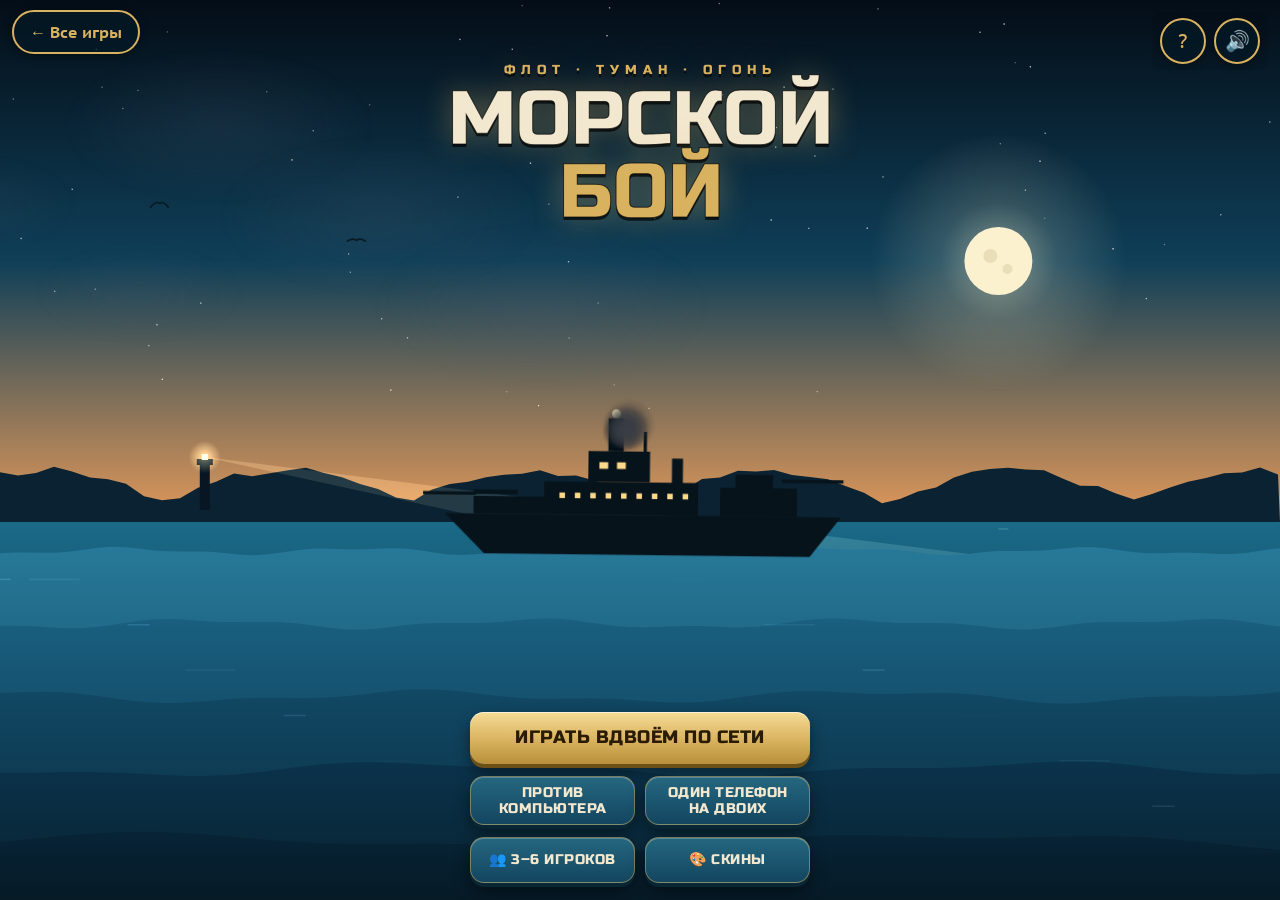
<file: games/morskoy-boy/index.html>
<!doctype html>
<html lang="ru">
<head><script>/* opened directly: reopen inside the start page, which keeps the one connection for all games (?solo = without it) */try{if(window.top===window&&!/[?&]solo\b/.test(location.search)){var h=location.hash.replace(/^#/,'').replace(/^(\d{4})$/,'room=$1');location.replace(new URL('../',location.href).href+'#play=morskoy-boy'+(h?'&'+h:''))}}catch(e){}</script><link rel="manifest" href="manifest.webmanifest"><link rel="apple-touch-icon" href="../../games/icons/morskoy-boy-180.png"><link rel="stylesheet" href="../../games/shared/fonts/fonts.css">
<meta charset="utf-8">
<meta name="viewport" content="width=device-width,initial-scale=1,maximum-scale=1,user-scalable=no,viewport-fit=cover">
<meta name="theme-color" content="#06202e">
<meta name="apple-mobile-web-app-capable" content="yes">
<title>Морской бой</title>
<style>
:root{--sea0:#041a26;--sea1:#0a3047;--sea2:#14607a;--brass:#d9b25f;--brassd:#8f6f2b;--paper:#f2e8cf;--red:#e0452f;--fire:#ff9a2e;--ink:#e9f1f4;--mute:#9bbcc9;
--sat:var(--sa-top, env(safe-area-inset-top,0px));--sar:var(--sa-right, env(safe-area-inset-right,0px));--sab:var(--sa-bottom, env(safe-area-inset-bottom,0px));--sal:var(--sa-left, env(safe-area-inset-left,0px));
--hf:"Russo One","Impact","Arial Narrow",system-ui,sans-serif;--bf:"PT Sans Caption",-apple-system,"Segoe UI",Roboto,sans-serif}
*{box-sizing:border-box;-webkit-tap-highlight-color:transparent;-webkit-user-select:none;user-select:none;-webkit-touch-callout:none}
html,body{touch-action:manipulation;margin:0;height:100%;overflow:hidden;background:var(--sea0);color:var(--ink);font-family:var(--bf);overscroll-behavior:none;position:fixed;inset:0;width:100%}
button{font:inherit;color:inherit;touch-action:manipulation;cursor:pointer}
canvas{touch-action:none;display:block}
#bg{position:fixed;left:0;top:0;width:100%;height:100%;z-index:0;pointer-events:none}
.scr{position:absolute;inset:0;display:none;flex-direction:column;z-index:1;padding:calc(var(--sat) + 8px) calc(var(--sar) + 12px) calc(var(--sab) + 8px) calc(var(--sal) + 12px)}
.scr.on{display:flex;overflow:hidden;animation:scrIn .42s cubic-bezier(.2,.8,.2,1) both}
@keyframes scrIn{from{opacity:0;transform:translateY(16px) scale(.985)}to{opacity:1;transform:none}}
#wipe{position:fixed;top:-10%;bottom:-10%;left:0;width:60%;z-index:60;pointer-events:none;opacity:0;transform:translateX(-120%) skewX(-14deg);
 background:linear-gradient(90deg,rgba(255,255,255,0),rgba(190,235,255,.22) 55%,rgba(255,255,255,.5) 92%,rgba(255,255,255,0))}
#wipe.go{animation:wipe .6s cubic-bezier(.4,0,.2,1)}
@keyframes wipe{0%{opacity:1;transform:translateX(-120%) skewX(-14deg)}100%{opacity:.0;transform:translateX(260%) skewX(-14deg)}}
.btn{font-family:var(--hf);font-size:18px;letter-spacing:.5px;text-transform:uppercase;color:#2a1c04;background:linear-gradient(#f6dc96,#d9b25f 55%,#b88f3a);border:0;border-radius:14px;padding:12px 16px;min-height:52px;line-height:1.1;display:flex;align-items:center;justify-content:center;text-align:center;
 box-shadow:0 4px 0 #6d5016,0 8px 16px rgba(0,0,0,.45),inset 0 1px 0 rgba(255,255,255,.6);transition:transform .1s,box-shadow .1s,filter .2s}
.btn:active:not(:disabled){transform:translateY(3px) scale(.985);box-shadow:0 1px 0 #6d5016,0 3px 8px rgba(0,0,0,.4)}
.btn.dark{color:var(--paper);background:linear-gradient(#25677f,#134560);box-shadow:0 4px 0 #082633,0 8px 16px rgba(0,0,0,.45),inset 0 1px 0 rgba(255,255,255,.22);border:1px solid rgba(217,178,95,.5)}
.btn.red{color:#fff;background:linear-gradient(#f4745a,#c93a22);box-shadow:0 4px 0 #6d1d10,0 8px 16px rgba(0,0,0,.45),inset 0 1px 0 rgba(255,255,255,.35)}
.btn:disabled{opacity:.4;filter:grayscale(.6)}
.btn.sm{font-size:14px;min-height:46px;padding:8px 10px}
.btn.pulse:not(:disabled){animation:pulse 1.4s ease-in-out infinite}
@keyframes pulse{50%{filter:brightness(1.18);transform:scale(1.02)}}
.icn{width:46px;height:46px;flex:0 0 46px;border-radius:50%;border:2px solid var(--brass);background:rgba(4,26,38,.72);font-size:20px;display:grid;place-items:center;padding:0;color:var(--brass);line-height:1;box-shadow:0 2px 8px rgba(0,0,0,.4)}
.icn:active{transform:scale(.92)}
/* title */
#s-title{align-items:center;justify-content:space-between;padding-top:calc(var(--sat) + 64px)}
.logo{text-align:center;font-family:var(--hf);line-height:.95;text-shadow:0 3px 0 #000a,0 0 30px rgba(217,178,95,.4);animation:logoIn .9s cubic-bezier(.2,.9,.2,1) both}
@keyframes logoIn{from{opacity:0;transform:translateY(-20px) scale(.92)}to{opacity:1;transform:none}}
.logo small{display:block;font-size:13px;letter-spacing:6px;color:var(--brass);margin-bottom:8px}
.logo b{display:block;font-size:min(15vw,calc(var(--app-h,100vh)*.13),76px);color:var(--paper);font-weight:400;-webkit-text-stroke:1px #000a}
.logo b+b{color:var(--brass)}
.menu{display:flex;flex-direction:column;gap:12px;width:min(340px,100%);margin-bottom:calc(var(--app-h,100vh)*.01)}
.menu .row{display:flex;gap:10px}.menu .row>*{flex:1;min-width:0}
.toprow{position:absolute;top:calc(var(--sat) + 8px);left:calc(var(--sal) + 12px);right:calc(var(--sar) + 12px);display:flex;justify-content:space-between;align-items:center;z-index:3}
.toprow .rt{display:flex;gap:8px}
.back{color:var(--paper);text-decoration:none;font-size:15px;min-height:46px;display:inline-flex;align-items:center;padding:0 6px;opacity:.9}
@media (orientation:landscape) and (max-height:500px){
 #s-title{flex-direction:row;justify-content:space-around;align-items:center;padding-top:calc(var(--sat) + 56px)}
 .logo b{font-size:min(calc(var(--app-h,100vh)*.12),10vw)}.logo small{margin-bottom:4px}.menu{width:min(330px,46%);gap:8px;margin:0}.menu .btn{min-height:48px;padding:8px}.menu .btn.sm{min-height:46px}
}
/* levels */
.hdr{display:flex;align-items:center;gap:10px;min-height:48px;flex:0 0 auto}
.hdr h2{font-family:var(--hf);font-weight:400;font-size:21px;margin:0;flex:1;min-width:0;color:var(--paper);letter-spacing:.5px;line-height:1.1}
.hdr h2 small{display:block;font-family:var(--bf);font-size:12px;color:var(--mute);letter-spacing:0;margin-top:2px}
.dot{width:10px;height:10px;border-radius:50%;background:#777;display:inline-block;margin-right:6px}.dot.ok{background:#5ee08a;box-shadow:0 0 8px #5ee08a}
#lvgrid{flex:1;min-height:0;overflow-y:auto;-webkit-overflow-scrolling:touch;touch-action:pan-y;display:grid;grid-template-columns:repeat(auto-fill,minmax(98px,1fr));gap:10px;padding:6px 2px 14px;align-content:start}
.chap{grid-column:1/-1;font-family:var(--hf);font-size:13px;letter-spacing:2px;text-transform:uppercase;color:var(--brass);display:flex;align-items:center;gap:10px;padding:8px 2px 0}
.chap:after{content:"";flex:1;height:1px;background:linear-gradient(90deg,rgba(217,178,95,.7),rgba(217,178,95,0))}
.lv{position:relative;text-align:left;border:1px solid rgba(217,178,95,.45);border-radius:14px;background:linear-gradient(160deg,#165a77,#0a2e42);padding:8px 9px;min-height:112px;min-width:0;display:flex;flex-direction:column;gap:2px;box-shadow:0 3px 0 #031620,inset 0 1px 0 rgba(255,255,255,.14);transition:transform .12s}
.lv:active:not(.lock){transform:translateY(2px) scale(.98)}
.lv .no{font-family:var(--hf);font-size:28px;color:var(--brass);line-height:1}
.lv .nm{font-size:13px;line-height:1.15;color:var(--paper);flex:1;overflow-wrap:anywhere}
.lv .sz{font-size:12px;color:var(--mute);white-space:nowrap}
.lv .tg{font-size:13px;letter-spacing:0;min-height:18px;line-height:1.2;overflow-wrap:anywhere}
.lv .st{position:absolute;right:8px;top:8px;font-size:12px;color:#ffe08a}
.lv.cur{outline:3px solid var(--fire);outline-offset:1px}
.lv.next{box-shadow:0 0 0 2px rgba(255,224,138,.8),0 0 16px rgba(255,200,80,.5),0 3px 0 #031620}
.lv.boss{border-color:#ffe08a}
.lv.lock{filter:grayscale(1) brightness(.72);border-color:#555}
.lv.lock .no::after{content:" 🔒";font-size:16px}
.lv.done .no{color:#8df0a8}
.note{font-size:13px;color:var(--mute);text-align:center;padding:4px;flex:0 0 auto;line-height:1.25}
/* place */
#s-place.on{display:grid;grid-template-columns:minmax(0,1fr);grid-template-rows:auto minmax(0,1fr) auto;gap:6px}
#s-place .hdr{grid-column:1/-1}
.cbox{position:relative;min-height:0;min-width:0;flex:1}
.cbox canvas{position:absolute;left:50%;top:50%;transform:translate(-50%,-50%)}
.stage{position:relative;min-height:0;min-width:0}
.side2{display:flex;flex-direction:column;gap:4px;min-width:0}
.pbtns{display:flex;gap:10px;padding-top:4px}.pbtns>*{flex:1;min-width:0}
#pl-hint{margin:0;text-align:center;font-size:14px;color:var(--mute);min-height:20px;line-height:1.25}
@media (orientation:landscape) and (max-height:500px){
 #lvgrid{grid-template-columns:repeat(auto-fill,minmax(112px,1fr))}
 .lv .nm{font-size:12.5px;overflow-wrap:break-word}
 .lv .sz{font-size:11.5px}
 #s-place{grid-template-columns:minmax(0,1fr) minmax(200px,40%);grid-template-rows:auto minmax(0,1fr);gap:4px 14px}
 #s-place .stage{grid-row:2;grid-column:1}#s-place .side2{grid-row:2;grid-column:2;justify-content:center;gap:8px}
 .pbtns{flex-direction:column;gap:10px}
}
/* battle */
.lbl{font-family:var(--hf);font-size:12px;letter-spacing:1.5px;color:var(--brass);text-transform:uppercase;display:flex;justify-content:space-between;align-items:center;padding:0 4px 3px;min-height:20px;gap:6px;white-space:nowrap}
#s-battle .body{flex:1;min-height:0;display:grid;grid-template-columns:minmax(0,1fr);grid-template-rows:var(--erow,minmax(0,1.55fr)) minmax(0,1fr) auto;gap:6px}
.enemy,.mine{display:flex;flex-direction:column;min-height:0;min-width:0;border-radius:10px;transition:box-shadow .3s}
.enemy.turn{box-shadow:0 0 0 2px rgba(255,224,138,.55),0 0 22px rgba(255,190,70,.35)}
.lower{display:grid;grid-template-columns:minmax(0,1.3fr) minmax(0,.9fr);gap:10px;min-height:0}
.info{min-width:0;min-height:0;display:flex;flex-direction:column;gap:4px;font-size:13px;overflow:hidden}
#log{line-height:1.25;color:var(--paper);background:rgba(0,0,0,.34);border-radius:8px;padding:5px 8px;font-size:13px;max-height:5.2em;min-height:2.6em;overflow-y:auto;flex:0 1 auto;overflow-wrap:anywhere}
.fleet{display:flex;flex-wrap:wrap;gap:3px 8px;font-size:0}
.fl{display:inline-flex;gap:1px}.fl i{width:8px;height:8px;background:#a9cbd8;border-radius:1px;display:block}.fl.x i{background:var(--red)}.fl i.h{background:var(--fire)}
.btns{display:flex;gap:10px}.btns .btn{flex:1;min-width:0}.btns #bt-radar{flex:0 0 auto}
#stat{font-family:var(--hf);font-size:15px;color:var(--paper);flex:1;min-width:0;line-height:1.15;text-align:center}
.ping{font-family:system-ui,sans-serif;font-size:11px;letter-spacing:0;text-transform:none;color:var(--mute);opacity:.8;font-variant-numeric:tabular-nums}
#stat.me{color:#ffe08a;text-shadow:0 0 12px rgba(255,200,80,.6)}
@media (orientation:landscape) and (max-height:500px){
 #s-battle .body{grid-template-columns:var(--ecol,52%) minmax(0,1fr);grid-template-rows:minmax(0,1fr) auto;gap:6px 12px}
 #s-battle .enemy{grid-row:1/3;grid-column:1}
 #s-battle .lower{grid-row:1;grid-column:2}#s-battle .btns{grid-row:2;grid-column:2}
 .hdr{min-height:46px}
}
/* overlays */
.ov{position:fixed;inset:0;z-index:20;display:none;align-items:center;justify-content:center;padding:calc(var(--sat) + 12px) calc(var(--sar) + 14px) calc(var(--sab) + 12px) calc(var(--sal) + 14px);background:rgba(2,12,18,.84);backdrop-filter:blur(3px);-webkit-backdrop-filter:blur(3px)}
.ov.on{display:flex;animation:fadeIn .25s both}
.ov.on .card{animation:pop .42s cubic-bezier(.2,1.2,.3,1) both}
@keyframes fadeIn{from{opacity:0}to{opacity:1}}
@keyframes pop{from{opacity:0;transform:scale(.86) translateY(14px)}to{opacity:1;transform:none}}
.card{width:min(380px,100%);max-height:100%;display:flex;flex-direction:column;gap:10px;background:linear-gradient(#f7eed6,#e6d6aa);color:#2a1c04;border-radius:16px;border:3px solid var(--brass);box-shadow:0 0 0 3px #3b2a07,0 20px 50px rgba(0,0,0,.6);padding:16px;text-align:center;-webkit-user-select:text;min-height:0}
.card h3{font-family:var(--hf);font-weight:400;font-size:26px;margin:0;line-height:1.05;flex:0 0 auto}
.card p{margin:0;font-size:15px;line-height:1.35}
.card .btn{width:100%;flex:0 0 auto}
.card .scroll{overflow-y:auto;min-height:0;flex:1 1 auto;-webkit-overflow-scrolling:touch;text-align:left}
.card.win h3{color:#1c7a3a}.card.lose h3{color:#a8281a}
.card ul{margin:0;padding-left:18px;font-size:14px;line-height:1.4}
.card li+li{margin-top:5px}
.card .tip{margin-top:8px;font-size:13px;background:rgba(0,0,0,.08);border-radius:8px;padding:6px 8px;line-height:1.3}
#ov-curtain{background:linear-gradient(#082a3d,#031420);z-index:30}
#ov-curtain .card{background:transparent;border:0;box-shadow:none;color:var(--paper)}
#ov-curtain h3{color:var(--brass)}
#ov-lost{z-index:25}
.rbtns{display:flex;flex-direction:column;gap:10px;flex:0 0 auto}.rbtns .btn{flex-shrink:0}
.toast{position:absolute;left:50%;top:calc(var(--sat) + 54px);transform:translateX(-50%);background:var(--red);color:#fff;font-family:var(--hf);padding:8px 16px;border-radius:20px;z-index:10;display:none;font-size:15px;box-shadow:0 4px 14px #0008;pointer-events:none;max-width:calc(100% - 24px);text-align:center;line-height:1.2}
@media (orientation:landscape) and (max-height:500px){
 .card{padding:10px 14px;gap:6px;width:min(560px,100%)}.card h3{font-size:22px}.card p{font-size:14px}
 .rbtns{flex-direction:row;flex-wrap:wrap}.rbtns .btn{flex:1 1 30%;min-height:46px;font-size:14px;padding:6px 8px}
 #ov-menu .card{width:min(420px,100%)}
}
@media (prefers-reduced-motion:reduce){.scr.on,.ov.on .card,.logo{animation:none}#wipe{display:none}}
a.allg{position:fixed;top:calc(var(--sa-top, env(safe-area-inset-top,0px)) + 10px);left:calc(var(--sa-left, env(safe-area-inset-left,0px)) + 12px);right:auto;bottom:auto;z-index:30;height:44px;min-height:44px;min-width:44px;width:auto;margin:0;padding:0 14px;display:inline-flex;align-items:center;justify-content:center;white-space:nowrap;text-decoration:none;font-size:16px;line-height:1;letter-spacing:0;text-transform:none;box-sizing:border-box;flex:none;opacity:1;-webkit-tap-highlight-color:transparent;touch-action:manipulation;cursor:pointer}a.allg{font-family:inherit;font-weight:700;color:#d9b25f;background:rgba(4,26,38,.72);border:2px solid #d9b25f;border-radius:999px;box-shadow:0 2px 8px rgba(0,0,0,.4);padding:0 16px}a.allg:active{background:rgba(217,178,95,.25)}
/* skins */
#s-skins.on{display:flex}
.skbody{flex:1;min-height:0;display:grid;grid-template-columns:minmax(0,1fr);grid-template-rows:minmax(0,1fr) auto;gap:6px}
.skctl{display:flex;flex-direction:column;gap:6px;min-width:0}
.sk-cards{display:flex;flex-wrap:wrap;gap:6px}
.skc{flex:1 1 30%;min-width:96px;min-height:56px;display:flex;flex-direction:column;align-items:center;justify-content:center;gap:1px;padding:3px 4px;border-radius:12px;border:2px solid rgba(217,178,95,.35);background:linear-gradient(160deg,#165a77,#0a2e42);color:var(--paper);font-size:12px;line-height:1.1}
.skc canvas{max-width:100%}
.skc b{font-family:var(--hf);font-weight:400;font-size:13px}
.skc.on{border-color:var(--fire);box-shadow:0 0 0 2px rgba(255,154,46,.45),0 0 14px rgba(255,170,60,.35)}
.sk-cols{display:grid;grid-template-columns:repeat(4,1fr);gap:6px}
.skcol{min-height:46px;border-radius:12px;border:2px solid rgba(255,255,255,.25);display:grid;place-items:center;font-size:20px;color:#fff;text-shadow:0 1px 3px #000a;padding:0}
.skcol.on{border-color:#fff;box-shadow:0 0 0 2px #000a,0 0 12px rgba(255,255,255,.5)}
@media (orientation:landscape) and (max-height:500px){
 .skbody{grid-template-columns:minmax(0,1fr) minmax(220px,48%);grid-template-rows:minmax(0,1fr);gap:14px}
 .skc{min-height:48px;flex:1 1 40%;min-width:90px}.skcol{min-height:44px}.sk-cols{gap:5px}
 #sk-note{display:none}
}
/* 3–6 игроков */
#s-mp.on{display:flex}
.mpbody{flex:1;min-height:0;display:grid;grid-template-columns:minmax(0,1fr);grid-template-rows:auto minmax(0,1fr) auto;grid-template-areas:"strip" "main" "ctl";gap:6px}
.mpstrip{grid-area:strip;display:grid;grid-template-columns:repeat(var(--np,4),minmax(0,1fr));gap:4px}
.mpmain{grid-area:main;display:flex;flex-direction:column;min-height:0;min-width:0}
.mpctl{grid-area:ctl;display:flex;flex-direction:column;gap:6px;min-width:0}
#mp-log{line-height:1.25;color:var(--paper);background:rgba(0,0,0,.34);border-radius:8px;padding:5px 8px;font-size:13px;height:3.9em;overflow:hidden;overflow-wrap:anywhere}
#mp-stat{font-family:var(--hf);font-size:16px;color:var(--paper);flex:1;min-width:0;line-height:1.1;text-align:center}
#mp-stat small{display:block;font-family:var(--bf);font-size:12px;color:var(--mute)}
#mp-stat.me{color:#ffe08a;text-shadow:0 0 12px rgba(255,200,80,.6)}
.mc{position:relative;min-width:0;min-height:68px;display:flex;flex-direction:column;align-items:center;gap:1px;padding:3px 2px 2px;border-radius:10px;border:2px solid var(--ac,#888);background:rgba(4,26,38,.7);color:var(--paper);font-size:10.5px;line-height:1.1;overflow:hidden}
.mc canvas{width:100%;aspect-ratio:1;border-radius:4px;max-height:72px}
.mc .nm{max-width:100%;overflow:hidden;text-overflow:ellipsis;white-space:nowrap;font-weight:700}
.mc .ft{color:var(--mute);font-size:10px;white-space:nowrap}
.mc.sel{box-shadow:0 0 0 2px #fff,0 0 12px rgba(255,255,255,.5)}
.mc.turn{box-shadow:0 0 0 3px #ffe08a,0 0 16px rgba(255,200,80,.7);animation:pulseb 1.2s ease-in-out infinite}
.mc.out{filter:grayscale(1) brightness(.6)}
.mc.mate{background:rgba(40,110,60,.45)}
.mc .tm{position:absolute;right:3px;top:3px;font-size:9px;font-weight:700;background:#000a;border-radius:6px;padding:0 4px;color:#fff;z-index:1}
@keyframes pulseb{50%{filter:brightness(1.25)}}
#mpset-body .sec{font-family:var(--hf);font-size:13px;margin:8px 0 4px;color:#6d5016;letter-spacing:.5px}
.seg{display:flex;gap:6px;flex-wrap:wrap}.seg button{flex:1;min-width:44px;min-height:46px;border-radius:10px;border:2px solid #8f6f2b;background:#fff8e4;color:#2a1c04;font-family:var(--hf);font-size:16px;padding:0 6px}
.seg button.on{background:#d9b25f;box-shadow:inset 0 0 0 2px #6d5016}.seg button:disabled{opacity:.35}
.seat{display:flex;gap:6px;align-items:center;margin-top:6px}
.seat input{flex:1;min-width:0;min-height:46px;font-size:16px;border:2px solid #8f6f2b;border-radius:10px;padding:0 8px;background:#fffdf4;color:#2a1c04;-webkit-user-select:text;user-select:text;font-family:inherit}
.seat button{min-height:46px;min-width:46px;border-radius:10px;border:2px solid #8f6f2b;background:#fff8e4;font-size:18px;padding:0 6px}
.seat .sw{width:14px;height:34px;border-radius:5px;flex:0 0 14px}
.mphelp{font-size:12.5px;color:#4a3a14;margin-top:6px;line-height:1.3}
.rt{display:flex;gap:6px;align-items:center;justify-content:space-between;padding:6px 8px;border-radius:8px;background:rgba(0,0,0,.07);margin-top:4px;font-size:14px}
@media (orientation:landscape) and (max-height:500px){
 .mpbody{grid-template-columns:var(--mcol,56%) minmax(0,1fr);grid-template-rows:auto minmax(0,1fr) auto;grid-template-areas:"main strip" "main ." "main ctl";gap:4px 12px;align-content:stretch}
 .mpbody{grid-template-rows:auto minmax(0,1fr) auto}
 .mpstrip{grid-template-columns:repeat(3,minmax(0,1fr))}
 .mc{min-height:64px}
 .mc canvas{max-height:50px}
 #mp-log{height:3.9em}
 #ov-mpset .card{display:grid;grid-template-columns:1fr 1fr;grid-template-rows:auto minmax(0,1fr) auto;gap:6px 10px}
 #ov-mpset .card h3,#ov-mpset .card .scroll{grid-column:1/-1}
 #ov-mpset .card h3{font-size:20px}
}
</style>
</head>
<body>
<canvas id="bg"></canvas>
<div id="wipe"></div>
<section id="s-title" class="scr on">
 <div class="toprow"><a class="allg" href="../">← Все игры</a><span></span><div class="rt"><button class="icn" id="b-help" aria-label="Правила">?</button><button class="icn" id="b-mute1" aria-label="Звук">🔊</button></div></div>
 <div class="logo"><small>ФЛОТ · ТУМАН · ОГОНЬ</small><b>МОРСКОЙ</b><b>БОЙ</b></div>
 <div class="menu">
  <button class="btn" id="b-net">Играть вдвоём по сети</button>
  <button class="btn red" id="b-resume" style="display:none">Продолжить бой</button>
  <div class="row"><button class="btn dark sm" id="b-ai">Против компьютера</button><button class="btn dark sm" id="b-pass">Один телефон на двоих</button></div>
  <div class="row"><button class="btn dark sm" id="b-party">👥 3–6 игроков</button><button class="btn dark sm" id="b-skins">🎨 Скины</button></div>
 </div>
</section>

<section id="s-skins" class="scr">
 <div class="hdr"><button class="icn" id="sk-back" aria-label="Назад">‹</button><h2>Скины флота<small id="sk-sub"></small></h2></div>
 <div class="skbody">
  <div class="stage"><div class="cbox" style="position:absolute;inset:0" id="skBox"><canvas id="cSkin"></canvas></div></div>
  <div class="skctl"><div class="sk-cards" id="sk-cards"></div><div class="sk-cols" id="sk-cols"></div><div class="note" id="sk-note">Цвет и флажок видят все игроки. Если у двоих совпал цвет, тому, кто выбрал позже, он сдвинется на ближайший свободный.</div></div>
 </div>
</section>

<section id="s-levels" class="scr">
 <div class="hdr"><button class="icn" id="lv-back" aria-label="Назад">‹</button><h2>Морские сражения<small id="lv-sub"></small></h2><button class="icn" id="b-help2" aria-label="Правила">?</button><button class="icn" id="b-mute2" aria-label="Звук">🔊</button></div>
 <div id="lvgrid"></div>
 <div class="note" id="lv-note"></div>
</section>

<section id="s-place" class="scr">
 <div class="hdr"><button class="icn" id="pl-back" aria-label="Назад">‹</button><h2 id="pl-title">Расстановка<small id="pl-sub"></small></h2></div>
 <div class="stage"><div class="cbox" style="position:absolute;inset:0"><canvas id="cPlace"></canvas></div></div>
 <div class="side2"><div class="ping" id="ping-p" style="text-align:center;min-height:14px"></div><p id="pl-hint">Тяни корабль · тап по кораблю — повернуть</p>
 <div class="pbtns"><button class="btn dark" id="pl-shuf">Перемешать</button><button class="btn" id="pl-ready">Готов!</button></div></div>
</section>

<section id="s-battle" class="scr">
 <div class="hdr"><button class="icn" id="bt-menu" aria-label="Меню">☰</button><div id="stat">…</div><button class="icn" id="b-mute3" aria-label="Звук">🔊</button></div>
 <div class="toast" id="toast"></div>
 <div class="body">
  <div class="enemy" id="enemy"><div class="lbl"><span>Море противника</span><span id="en-fl"></span><span class="ping" id="ping-b"></span></div><div class="cbox" id="eBox"><canvas id="cEn"></canvas></div></div>
  <div class="lower">
   <div class="mine"><div class="lbl"><span>Твой флот</span></div><div class="cbox" id="mBox"><canvas id="cMy"></canvas></div></div>
   <div class="info"><div id="log">Бой начинается!</div><div class="lbl" style="padding:0;min-height:0"><span>Враг</span></div><div class="fleet" id="fl-en"></div><div class="lbl" style="padding:0;min-height:0"><span>Мы</span></div><div class="fleet" id="fl-my"></div></div>
  </div>
  <div class="btns"><button class="btn dark" id="bt-radar" style="display:none">📡 Радар</button><button class="btn red" id="bt-fire" disabled>Огонь!</button></div>
 </div>
</section>

<section id="s-mp" class="scr">
 <div class="hdr"><button class="icn" id="mp-menu" aria-label="Меню">☰</button><div id="mp-stat">…</div><button class="icn" id="mp-mute" aria-label="Звук">🔊</button></div>
 <div class="toast" id="mp-toast"></div>
 <div class="mpbody">
  <div class="mpstrip" id="mp-strip"></div>
  <div class="mpmain"><div class="lbl"><span id="mp-lbl"></span><span id="mp-sub"></span></div><div class="cbox" id="mpBox"><canvas id="cMp"></canvas></div></div>
  <div class="mpctl"><div id="mp-log"></div><div class="btns"><button class="btn red" id="mp-fire" disabled>Огонь!</button></div></div>
 </div>
</section>

<div class="ov" id="ov-mpset"><div class="card"><h3>3–6 игроков</h3><div class="scroll" id="mpset-body"></div><button class="btn" id="mpset-go">Начать игру</button><button class="btn dark" id="mpset-cancel">Назад</button></div></div>
<div class="ov" id="ov-mpres"><div class="card" id="mpres-card"><h3 id="mpres-h"></h3><div class="scroll" id="mpres-body"></div><div class="rbtns"><button class="btn" id="mpres-again">Ещё раз</button><button class="btn dark" id="mpres-view">Посмотреть поля</button><button class="btn dark" id="mpres-home">В главное меню</button></div></div></div>
<div class="ov" id="ov-mpmenu"><div class="card"><h3>Пауза</h3><div class="rbtns"><button class="btn" id="mpm-cont">Продолжить</button><button class="btn dark" id="mpm-help">Правила</button><button class="btn dark" id="mpm-skip" style="display:none">Пропустить ход игрока</button><button class="btn dark" id="mpm-home">В главное меню</button></div></div></div>

<div class="ov" id="ov-result"><div class="card" id="res-card"><h3 id="res-h"></h3><p id="res-p"></p><div class="rbtns"><button class="btn" id="res-next">Следующий бой</button><button class="btn dark" id="res-again">Ещё раз</button><button class="btn dark" id="res-lv">К картам</button></div></div></div>
<div class="ov" id="ov-curtain"><div class="card"><h3 id="cur-h"></h3><p id="cur-p"></p><button class="btn" id="cur-ok">Готов</button></div></div>
<div class="ov" id="ov-lost"><div class="card"><h3>⚓ Партнёр отключился</h3><p>Ждём… Игра на паузе. Как только партнёр вернётся (с тем же кодом комнаты), бой продолжится с того же места.</p><button class="btn dark" id="lost-menu">В главное меню</button></div></div>
<div class="ov" id="ov-menu"><div class="card"><h3>Пауза</h3><div class="rbtns"><button class="btn" id="m-cont">Продолжить</button><button class="btn dark" id="m-lv">К картам сражений</button><button class="btn dark" id="m-home">В главное меню</button></div></div></div>
<div class="ov" id="ov-help"><div class="card"><h3>Как играть</h3><div class="scroll">
<ul><li>Расставь корабли: тяни — переместить, тап — повернуть. Корабли не касаются друг друга.</li><li>Тап по клетке — прицел, ещё тап (или «Огонь!») — выстрел. В залпе тапай по нужным клеткам, потом «Залп»; в радаре — тап по центру квадрата. Если корабль не поворачивается — рядом нет места, тяни его или жми «Перемешать».</li><li>Попал — стреляешь снова. Мимо — ход соперника.</li><li>🏝 острова — суша, 💣 мина стоит ход, 📡 радар считает корабли в квадрате 3×3 (в некоторых боях его хватает на два раза), ⛈ шторм прячет часть моря (сильный шторм — больше), 🚀 залп — столько выстрелов, сколько у тебя живых кораблей (у ходящего первым первый залп вдвое короче; тап по выбранной клетке снимает прицел).</li><li>50 сражений в пяти главах. Победа открывает следующее сражение для обоих.</li><li><b>🎨 Скины.</b> В меню «Скины»: 5 стилей (флот, пираты, стимпанк, неон, подлодки) и 8 цветов. Свой флот ты видишь в своём скине, чужой — в скине его хозяина. Совпал цвет — тому, кто выбрал позже, он сдвигается на ближайший свободный.</li>
<li><b>👥 3–6 игроков.</b> У каждого своё поле; на твоём ходу тапни чужую мини-карту сверху (она увеличится), тапни клетку и жми «Огонь!». Попал — стреляешь ещё, но не больше 3 выстрелов за ход (1 + 2 бонусных), чтобы один игрок не выбил всех подряд. Потоплен весь флот — ты выбываешь, но можешь смотреть. Твой флот — тап по своей карте.</li>
<li><b>Каждый сам за себя:</b> побеждает последний с кораблями. Чем больше игроков, тем меньше поле и флот: 3 игрока — 9×9, 6 кораблей; 4 — 8×8, 6; 5 — 7×7, 6; 6 — 6×6, 5. Партия около 10–20 минут.</li>
<li><b>Команды</b> (2×2, 3×3, 2×2×2, 2+3): товарищи видят флоты и выстрелы друг друга, ходы чередуются между командами, внутри команды стреляют по очереди. Побеждает команда, враги которой потоплены полностью. Если команды неравные, меньшая получает бонус: до 4 выстрелов за ход и (в каждом втором ходу — или всегда, если команд 1 к 2) минимум 2 выстрела.</li>
<li><b>Один телефон:</b> перед каждым ходом экран «Передай телефон: Имя» — тап, и видно только твои поля. Свободные места может занять компьютер (🤖). По сети: у каждого свой телефон, позиции кораблей знает только хост и не раскрывает до конца игры. Отключившегося игрока пропускают.</li>
<li>Бой по сети можно играть неспешно: выйди и вернись позже — на главном экране игры будет «Продолжить бой».</li></ul>
<div class="tip">Для 120 Гц на iPhone: Настройки → Приложения → Safari → Дополнения → Feature Flags → выключить «Prefer Page Rendering Updates near 60fps».</div></div>
<button class="btn" id="help-ok">Понятно</button></div></div>

<script>
// ===== Движок «Морского боя»: чистая логика, без DOM =====
const LEVELS = [
  { name: 'Тихая бухта',        n: 6,  fleet: [3,2,2,1],            isl: 0,  mines: 0, radar: 0, fog: 0, salvo: 0, ai: .25 },
  { name: 'Рыбацкая гавань',    n: 6,  fleet: [3,2,2,1,1],          isl: 0,  mines: 0, radar: 0, fog: 0, salvo: 0, ai: .35 },
  { name: 'Устье реки',         n: 7,  fleet: [3,2,2,1,1],          isl: 0,  mines: 0, radar: 0, fog: 0, salvo: 0, ai: .45 },
  { name: 'Открытое море',      n: 8,  fleet: [4,3,2,2,1],          isl: 0,  mines: 0, radar: 0, fog: 0, salvo: 0, ai: .5 },
  { name: 'Коралловые острова', n: 8,  fleet: [3,3,2,2,1],          isl: 5,  mines: 0, radar: 0, fog: 0, salvo: 0, ai: .55 },
  { name: 'Минное поле',        n: 8,  fleet: [4,3,2,2,1],          isl: 0,  mines: 5, radar: 0, fog: 0, salvo: 0, ai: .6 },
  { name: 'Дозор с радаром',    n: 9,  fleet: [4,3,3,2,2,1],        isl: 0,  mines: 0, radar: 1, fog: 0, salvo: 0, ai: .65 },
  { name: 'Туманный берег',     n: 9,  fleet: [4,3,3,2,2,1],        isl: 0,  mines: 0, radar: 0, fog: 1, salvo: 0, ai: .65 },
  { name: 'Рифы и мели',        n: 9,  fleet: [4,3,3,2,2],          isl: 9,  mines: 0, radar: 0, fog: 0, salvo: 0, ai: .7 },
  { name: 'Классика',           n: 10, fleet: [4,3,3,2,2,2,1,1,1,1], isl: 0, mines: 0, radar: 0, fog: 0, salvo: 0, ai: .72 },
  { name: 'Первый залп',        n: 8,  fleet: [4,3,2,2,1],          isl: 0,  mines: 0, radar: 0, fog: 0, salvo: 1, ai: .72 },
  { name: 'Архипелаг',          n: 10, fleet: [4,3,3,2,2,1,1],      isl: 11, mines: 0, radar: 1, fog: 0, salvo: 0, ai: .78 },
  { name: 'Минные заграждения', n: 10, fleet: [4,3,3,2,2,1,1],      isl: 0,  mines: 9, radar: 1, fog: 0, salvo: 0, ai: .8 },
  { name: 'Штормовой залив',    n: 10, fleet: [4,3,3,2,2,2,1,1],    isl: 0,  mines: 0, radar: 1, fog: 1, salvo: 0, ai: .82 },
  { name: 'Залп в тумане',      n: 10, fleet: [4,3,3,2,2,1,1],      isl: 0,  mines: 0, radar: 0, fog: 1, salvo: 1, ai: .85 },
  { name: 'Большая вода',       n: 11, fleet: [5,4,4,3,3,2,2,1,1],  isl: 0,  mines: 0, radar: 1, fog: 0, salvo: 0, ai: .88 },
  { name: 'Минный архипелаг',   n: 11, fleet: [5,4,3,3,2,2,1,1],    isl: 12, mines: 9, radar: 1, fog: 0, salvo: 0, ai: .9 },
  { name: 'Шторм и залп',       n: 11, fleet: [5,4,3,3,2,2,1,1],    isl: 0,  mines: 0, radar: 1, fog: 1, salvo: 1, ai: .93 },
  { name: 'Адмиральский смотр', n: 12, fleet: [5,4,4,3,3,3,2,2,2,1,1], isl: 14, mines: 10, radar: 1, fog: 1, salvo: 0, ai: .96 },
  { name: 'Великая битва',      n: 12, fleet: [5,4,4,3,3,3,2,2,2,1,1], isl: 14, mines: 8, radar: 1, fog: 1, salvo: 1, ai: 1 },
  // ---- глава 2 (21–30): острова, мины, залпы в новых сочетаниях ----
  { name: 'Ледяной фьорд',        n: 9,  fleet: [4,3,3,2,2,1],          isl: 7,  mines: 0,  radar: 0, fog: 1, salvo: 0, ai: .85 },
  { name: 'Сторожевой пост',      n: 9,  fleet: [4,3,2,2,1,1],          isl: 0,  mines: 6,  radar: 0, fog: 0, salvo: 1, ai: .86 },
  { name: 'Тёмные воды',          n: 10, fleet: [4,3,3,2,2,1,1],        isl: 8,  mines: 0,  radar: 1, fog: 0, salvo: 0, ai: .87 },
  { name: 'Каменные зубья',       n: 10, fleet: [4,3,3,2,2,2,1],        isl: 12, mines: 0,  radar: 0, fog: 0, salvo: 0, ai: .88 },
  { name: 'Пороховой погреб',     n: 10, fleet: [4,3,3,2,2,1,1],        isl: 0,  mines: 12, radar: 1, fog: 0, salvo: 0, ai: .89 },
  { name: 'Бухта контрабандистов',n: 10, fleet: [4,3,3,2,2,1,1],        isl: 9,  mines: 6,  radar: 0, fog: 0, salvo: 1, ai: .9 },
  { name: 'Двойной радар',        n: 10, fleet: [4,3,3,2,2,2,1,1],      isl: 0,  mines: 0,  radar: 2, fog: 0, salvo: 0, ai: .9 },
  { name: 'Грозовой фронт',       n: 10, fleet: [4,3,3,2,2,1,1],        isl: 0,  mines: 0,  radar: 1, fog: 1, salvo: 1, ai: .91 },
  { name: 'Остров сокровищ',      n: 11, fleet: [5,4,3,3,2,2,1,1],      isl: 14, mines: 0,  radar: 1, fog: 0, salvo: 0, ai: .92 },
  { name: 'Перекрёсток ветров',   n: 11, fleet: [5,4,3,3,2,2,1,1],      isl: 10, mines: 8,  radar: 1, fog: 0, salvo: 1, ai: .93 },
  // ---- глава 3 (31–40): двойной радар и сильный шторм ----
  { name: 'Пролив теней',         n: 11, fleet: [5,4,4,3,3,2,2,1,1],    isl: 0,  mines: 0,  radar: 2, fog: 0, salvo: 0, ai: .93 },
  { name: 'Ураган',               n: 11, fleet: [5,4,3,3,2,2,1,1],      isl: 0,  mines: 0,  radar: 1, fog: 2, salvo: 0, ai: .94 },
  { name: 'Минный лабиринт',      n: 11, fleet: [5,4,3,3,2,2,1,1],      isl: 16, mines: 12, radar: 1, fog: 0, salvo: 0, ai: .94 },
  { name: 'Шквальный залп',       n: 11, fleet: [5,4,3,3,2,2,1,1],      isl: 0,  mines: 0,  radar: 1, fog: 2, salvo: 1, ai: .95 },
  { name: 'Мёртвый штиль',        n: 12, fleet: [5,4,4,3,3,3,2,2,1,1],  isl: 0,  mines: 0,  radar: 0, fog: 0, salvo: 0, ai: .95 },
  { name: 'Скалистый берег',      n: 12, fleet: [5,4,4,3,3,2,2,1,1],    isl: 20, mines: 0,  radar: 2, fog: 0, salvo: 0, ai: .96 },
  { name: 'Бездна',               n: 12, fleet: [5,4,4,3,3,3,2,2,2,1,1],isl: 0,  mines: 14, radar: 2, fog: 0, salvo: 0, ai: .96 },
  { name: 'Залп по островам',     n: 12, fleet: [5,4,4,3,3,2,2,1,1],    isl: 18, mines: 0,  radar: 1, fog: 0, salvo: 1, ai: .97 },
  { name: 'Огненное кольцо',      n: 12, fleet: [5,4,4,3,3,3,2,2,2,1,1],isl: 12, mines: 12, radar: 1, fog: 1, salvo: 0, ai: .98 },
  { name: 'Крепость',             n: 12, fleet: [5,4,4,3,3,3,2,2,2,1,1],isl: 16, mines: 12, radar: 2, fog: 2, salvo: 0, ai: .98 },
  // ---- глава 4 (41–50): финальные испытания ----
  { name: 'Тесный рейд',          n: 7,  fleet: [3,2,2,1,1],            isl: 4,  mines: 5,  radar: 1, fog: 0, salvo: 1, ai: .98 },
  { name: 'Туман над рифами',     n: 9,  fleet: [4,3,3,2,2,1],          isl: 10, mines: 0,  radar: 1, fog: 2, salvo: 0, ai: .98 },
  { name: 'Минный шторм',         n: 10, fleet: [4,3,3,2,2,2,1,1],      isl: 0,  mines: 14, radar: 2, fog: 2, salvo: 0, ai: .99 },
  { name: 'Ураганный залп',       n: 10, fleet: [4,3,3,2,2,2,1,1],      isl: 6,  mines: 0,  radar: 2, fog: 2, salvo: 1, ai: .99 },
  { name: 'Лабиринт островов',    n: 12, fleet: [5,4,4,3,3,2,2,1,1],    isl: 26, mines: 0,  radar: 2, fog: 0, salvo: 0, ai: .99 },
  { name: 'Гонка залпов',         n: 12, fleet: [5,4,4,3,3,3,2,2,2,1,1],isl: 10, mines: 10, radar: 1, fog: 0, salvo: 1, ai: 1 },
  { name: 'Слепой рейд',          n: 11, fleet: [5,4,3,3,2,2,1,1],      isl: 8,  mines: 12, radar: 2, fog: 2, salvo: 1, ai: 1 },
  { name: 'Последний рубеж',      n: 12, fleet: [5,4,4,3,3,3,2,2,2,1,1],isl: 20, mines: 14, radar: 2, fog: 2, salvo: 0, ai: 1 },
  { name: 'Бой гигантов',         n: 12, fleet: [6,5,4,4,3,3,3,2,2,2,1,1],isl: 12, mines: 10, radar: 2, fog: 2, salvo: 0, ai: 1 },
  { name: 'Морской владыка',      n: 12, fleet: [6,5,4,4,3,3,3,2,2,2,1,1],isl: 16, mines: 12, radar: 2, fog: 2, salvo: 1, ai: 1 },
];
LEVELS.forEach((l, i) => { l.id = i + 1; });

function rngf(seed) {
  let a = seed >>> 0;
  return function () { a |= 0; a = a + 0x6D2B79F5 | 0; let t = Math.imul(a ^ a >>> 15, 1 | a); t = t + Math.imul(t ^ t >>> 7, 61 | t) ^ t; return ((t ^ t >>> 14) >>> 0) / 4294967296; };
}
function islandsFor(L) {
  const r = rngf(L.id * 7919 + 13), n = L.n, set = new Set();
  let tries = 0;
  while (set.size < L.isl && tries++ < 800) {
    const x = Math.floor(r() * n), y = Math.floor(r() * n);
    set.add(y * n + x);
    if (r() < .55 && set.size < L.isl) { const dx = r() < .5 ? 1 : 0, dy = 1 - dx; if (x + dx < n && y + dy < n) set.add((y + dy) * n + x + dx); }
  }
  return set;
}
function shipCells(s) { const o = []; for (let i = 0; i < s.len; i++) o.push([s.x + (s.h ? i : 0), s.y + (s.h ? 0 : i)]); return o; }
// корабли не должны касаться друг друга (даже по диагонали), не стоят на островах
function okShip(L, isl, ships, s, ign) {
  const n = L.n;
  for (const [x, y] of shipCells(s)) {
    if (x < 0 || y < 0 || x >= n || y >= n || isl.has(y * n + x)) return false;
    for (let k = 0; k < ships.length; k++) {
      if (k === ign) continue;
      for (const [a, b] of shipCells(ships[k])) if (Math.abs(a - x) <= 1 && Math.abs(b - y) <= 1) return false;
    }
  }
  return true;
}
function placeFleet(L, rnd) {
  rnd = rnd || Math.random;
  const isl = islandsFor(L), n = L.n;
  for (let attempt = 0; attempt < 200; attempt++) {
    const ships = []; let fail = false;
    for (const len of L.fleet) {
      let done = false;
      for (let t = 0; t < 300 && !done; t++) {
        const s = { len, h: rnd() < .5, x: 0, y: 0 };
        s.x = Math.floor(rnd() * (n - (s.h ? len - 1 : 0))); s.y = Math.floor(rnd() * (n - (s.h ? 0 : len - 1)));
        if (okShip(L, isl, ships, s, -1)) { ships.push(s); done = true; }
      }
      if (!done) { fail = true; break; }
    }
    if (!fail) return ships;
  }
  return null;
}
function makeBoard(L, ships, rnd, minesArr) {
  rnd = rnd || Math.random;
  const n = L.n, isl = islandsFor(L), sg = new Array(n * n).fill(-1);
  const sh = ships.map((s, i) => { shipCells(s).forEach(([x, y]) => { sg[y * n + x] = i; }); return { x: s.x, y: s.y, h: s.h, len: s.len, hits: 0 }; });
  let mines = new Set();
  if (minesArr) mines = new Set(minesArr);
  else {
    const near = (x, y) => { for (let a = -1; a <= 1; a++) for (let b = -1; b <= 1; b++) { const X = x + a, Y = y + b; if (X >= 0 && Y >= 0 && X < n && Y < n && sg[Y * n + X] >= 0) return true; } return false; };
    let tries = 0;
    while (mines.size < L.mines && tries++ < 3000) {
      const x = Math.floor(rnd() * n), y = Math.floor(rnd() * n), k = y * n + x;
      if (isl.has(k) || sg[k] >= 0 || mines.has(k)) continue;
      if (near(x, y) && tries < 1500) continue;
      mines.add(k);
    }
  }
  return { L, n, isl, sg, ships: sh, mines, shot: new Set() };
}
// результат выстрела: 0 мимо, 1 ранил, 2 убил, 3 мина
function shootAt(b, x, y) {
  const k = y * b.n + x;
  if (x < 0 || y < 0 || x >= b.n || y >= b.n || b.shot.has(k) || b.isl.has(k)) return { r: 0 };
  b.shot.add(k);
  if (b.mines.has(k)) return { r: 3 };
  const si = b.sg[k];
  if (si < 0) return { r: 0 };
  const s = b.ships[si]; s.hits++;
  if (s.hits >= s.len) return { r: 2, cells: shipCells(s) };
  return { r: 1 };
}
function resolveMove(b, mv) {
  if (mv.r) {
    const [cx, cy] = mv.r; let c = 0;
    for (let a = -1; a <= 1; a++) for (let d = -1; d <= 1; d++) {
      const X = cx + a, Y = cy + d;
      if (X >= 0 && Y >= 0 && X < b.n && Y < b.n && b.sg[Y * b.n + X] >= 0) c++;
    }
    return { n: c };
  }
  const a = [], sk = [];
  for (const [x, y] of mv.c) { const o = shootAt(b, x, y); a.push(o.r); if (o.r === 2) sk.push(o.cells.map(c => c.slice())); }
  return { a, sk };
}
// карта отметок: 0 пусто, 1 мимо, 2 ранен, 3 убит, 4 мина, 5 ореол вокруг убитого
function deriveMarks(L, moves, answers) {
  const n = L.n, grid = new Array(n * n).fill(0), radar = [], sunk = [];
  const cnt = Math.min(moves.length, answers.length);
  for (let i = 0; i < cnt; i++) {
    const mv = moves[i], an = answers[i];
    if (!an) continue;
    if (mv.r) { radar.push({ x: mv.r[0], y: mv.r[1], n: an.n }); continue; }
    mv.c.forEach(([x, y], j) => { const r = an.a[j], k = y * n + x; grid[k] = r === 0 ? 1 : r === 3 ? 4 : 2; });
    (an.sk || []).forEach(cells => {
      sunk.push(cells);
      cells.forEach(([x, y]) => { grid[y * n + x] = 3; });
    });
  }
  sunk.forEach(cells => cells.forEach(([x, y]) => {
    for (let a = -1; a <= 1; a++) for (let d = -1; d <= 1; d++) {
      const X = x + a, Y = y + d;
      if (X >= 0 && Y >= 0 && X < n && Y < n && grid[Y * n + X] === 0) grid[Y * n + X] = 5;
    }
  }));
  const pending = [];
  for (let i = cnt; i < moves.length; i++) if (moves[i].c) moves[i].c.forEach(c => pending.push(c));
  return { grid, radar, sunk, pending };
}
function sunkCount(ans) { let c = 0; for (const a of ans) if (a && a.a) for (const r of a.a) if (r === 2) c++; return c; }
// размер залпа = число живых кораблей; ходящему первым первый залп урезан (вдвое) — компенсация преимущества первого хода
function quota(L, S, s, first) {
  const q = Math.max(1, L.fleet.length - sunkCount(S[s].an));
  if (first === s && !S[s].mv.some(m => m.c)) return Math.max(1, Math.ceil(q * .5));
  return q;
}
// S[s] = {mv:[...], an:[...]} ; an — ответы стороны s на ходы соперника
function status(L, first, S) {
  const total = L.fleet.length;
  for (let s = 0; s < 2; s++) if (sunkCount(S[s].an) >= total) return { over: true, winner: 1 - s, turn: -1, owner: -1, pending: false };
  let lastT = -1;
  for (let s = 0; s < 2; s++) for (const m of S[s].mv) lastT = Math.max(lastT, m.t);
  if (lastT < 0) return { over: false, turn: 0, owner: first, pending: false };
  const o = first ^ (lastT & 1), idx = S[o].mv.length - 1, m = S[o].mv[idx], ans = S[1 - o].an[idx];
  if (!ans) return { over: false, turn: lastT, owner: o, pending: true };
  const ends = m.r ? false : L.salvo ? true : !(ans.a[0] === 1 || ans.a[0] === 2);
  return ends ? { over: false, turn: lastT + 1, owner: 1 - o, pending: false } : { over: false, turn: lastT, owner: o, pending: false };
}
function fogRect(L, turn) {
  if (!L.fog || turn < 0 || ((turn >> 1) % 3) !== 1) return null;
  const r = rngf(L.id * 131 + turn * 17), w = Math.max(3, Math.round(L.n * (L.fog > 1 ? .55 : .4)));
  return { x: Math.floor(r() * (L.n - w + 1)), y: Math.floor(r() * (L.n - w + 1)), w, h: w };
}
// ---------- ИИ ----------
function newAI(L) { return { skill: L.ai, radarUsed: 0, empty: new Set() }; }
function aiDensity(L, ai, mk, temp) {
  const n = L.n, isl = islandsFor(L), g = mk.grid, dens = new Array(n * n).fill(0);
  const sizes = L.fleet.slice();
  mk.sunk.forEach(c => { const i = sizes.indexOf(c.length); if (i >= 0) sizes.splice(i, 1); });
  const hits = []; for (let k = 0; k < n * n; k++) if (g[k] === 2) hits.push(k);
  const free = k => (g[k] === 0 || g[k] === 2) && !isl.has(k) && !ai.empty.has(k) && !(temp && temp.has(k));
  for (const pass of [hits.length ? 1 : 0, 0]) {
    for (const len of sizes) for (const h of [true, false]) {
      for (let y = 0; y < n - (h ? 0 : len - 1); y++) for (let x = 0; x < n - (h ? len - 1 : 0); x++) {
        let ok = true, k2 = 0; const ks = [];
        for (let i = 0; i < len; i++) { const k = (y + (h ? 0 : i)) * n + x + (h ? i : 0); if (!free(k)) { ok = false; break; } if (g[k] === 2) k2++; ks.push(k); }
        if (!ok || (pass && !k2)) continue;
        const w = k2 ? Math.pow(30, k2) : 1;
        ks.forEach(k => { if (g[k] === 0) dens[k] += w; });
      }
    }
    if (dens.some(v => v > 0)) break;
  }
  return dens;
}
function aiShots(L, ai, S, side, count, rnd) {
  rnd = rnd || Math.random;
  const n = L.n, mk = deriveMarks(L, S[side].mv, S[1 - side].an), temp = new Set(), out = [];
  const isl = islandsFor(L);
  mk.pending.forEach(c => temp.add(c[1] * n + c[0]));
  for (let q = 0; q < count; q++) {
    const dens = aiDensity(L, ai, mk, temp);
    const cand = []; for (let k = 0; k < n * n; k++) if (mk.grid[k] === 0 && !temp.has(k) && !isl.has(k)) cand.push(k);
    if (!cand.length) break;
    let pick;
    if (rnd() < (1 - ai.skill) * .9 || !dens.some(v => v > 0)) pick = cand[Math.floor(rnd() * cand.length)];
    else {
      let best = -1, bs = [];
      cand.forEach(k => { const v = dens[k] * (1 + rnd() * .15); if (v > best) { best = v; bs = [k]; } else if (v === best) bs.push(k); });
      pick = bs[Math.floor(rnd() * bs.length)];
    }
    temp.add(pick); out.push([pick % n, Math.floor(pick / n)]);
  }
  return out;
}
function aiRadar(L, ai, S, side, rnd) {
  if (!L.radar || ai.radarUsed >= L.radar || ai.skill < .5) return null;
  const n = L.n, mk = deriveMarks(L, S[side].mv, S[1 - side].an);
  const shots = S[side].mv.reduce((a, m) => a + (m.c ? m.c.length : 0), 0);
  if (shots < n * 2 * (ai.radarUsed + 1)) return null;
  if (mk.grid.some(v => v === 2)) return null;
  const dens = aiDensity(L, ai, mk, null); let best = -1, bc = null;
  for (let y = 0; y < n; y++) for (let x = 0; x < n; x++) {
    let s = 0; for (let a = -1; a <= 1; a++) for (let b = -1; b <= 1; b++) { const X = x + a, Y = y + b; if (X >= 0 && Y >= 0 && X < n && Y < n) s += dens[Y * n + X]; }
    if (s > best) { best = s; bc = [x, y]; }
  }
  ai.radarUsed++; return bc;
}
function aiLearnRadar(L, ai, mv, ans) {
  if (ans.n === 0) { const [cx, cy] = mv.r; for (let a = -1; a <= 1; a++) for (let b = -1; b <= 1; b++) ai.empty.add((cy + b) * L.n + cx + a); }
}
function mergeProg(a, b) {
  const o = { u: Math.max(1, (a && a.u) | 0, (b && b.u) | 0), b: {} };
  [a, b].forEach(p => { if (p && p.b) for (const k in p.b) { const v = p.b[k] | 0; if (v > 0 && (!o.b[k] || v < o.b[k])) o.b[k] = v; } });
  return o;
}
function radarLeft(L, mv) { let u = 0; for (const m of mv) if (m.r) u++; return Math.max(0, (L.radar | 0) - u); }
if (typeof module !== 'undefined') module.exports = { LEVELS, rngf, islandsFor, shipCells, okShip, placeFleet, makeBoard, shootAt, resolveMove, deriveMarks, sunkCount, quota, status, fogRect, newAI, aiShots, aiRadar, aiLearnRadar, mergeProg, radarLeft };

</script>
<script src="../shared/duo.js"></script>
<script src="../shared/party.js"></script>
<script>
// ===== Скины флота: стиль (силуэт) × цвет. Рисуются в спрайты кораблей (gfx.js: shipSpr) =====
const SK_COLORS = [
  { id: 'red', n: 'Красный', c: '#e5483a' }, { id: 'orange', n: 'Оранжевый', c: '#f08a24' }, { id: 'gold', n: 'Золотой', c: '#d9b25f' },
  { id: 'green', n: 'Зелёный', c: '#4fcf7a' }, { id: 'cyan', n: 'Бирюзовый', c: '#2fc4d6' }, { id: 'blue', n: 'Синий', c: '#4d86f0' },
  { id: 'violet', n: 'Фиолетовый', c: '#a566e8' }, { id: 'pink', n: 'Розовый', c: '#ee6aa7' },
];
const SK_STYLES = [
  { id: 'navy', n: 'Флот', d: 'Серые броненосцы', miss: '#e6f8ff', fire: ['#d83a22', '#ff9a22', '#fff2a0'] },
  { id: 'pirate', n: 'Пираты', d: 'Деревянные парусники', miss: '#f3e7c4', fire: ['#c8301a', '#ff8a1e', '#ffe08a'] },
  { id: 'steam', n: 'Стимпанк', d: 'Латунные паровые барки', miss: '#d8d2c6', fire: ['#b8481a', '#f0a030', '#fff0b0'] },
  { id: 'neon', n: 'Неон', d: 'Светящиеся фрегаты', miss: null, fire: null },
  { id: 'wolf', n: 'Волчья стая', d: 'Подводные лодки', miss: '#9dffc0', fire: ['#2a1a14', '#8a3a12', '#ffb04a'] },
];
const SK_DEF = { style: 'navy', ci: 2 };
function skStyle(id) { return SK_STYLES.find(s => s.id === id) || SK_STYLES[0]; }
function skNorm(s) { s = s || {}; const st = SK_STYLES.some(x => x.id === s.style) ? s.style : 'navy', ci = Number.isInteger(s.ci) && s.ci >= 0 && s.ci < SK_COLORS.length ? s.ci : 2; return { style: st, ci }; }
// ближайший свободный цвет (по кругу): тому, кто выбрал позже, цвет сдвигается
function skFreeColor(ci, used) {
  const n = SK_COLORS.length;
  for (let d = 0; d < n; d++) for (const c of [(ci + d) % n, (ci - d + n) % n]) if (!used.includes(c)) return c;
  return ci;
}
// список скинов -> те же скины, но с уникальными цветами (порядок = приоритет)
function skUnique(list) {
  const used = [], out = [];
  for (const s of list) { const k = skNorm(s), ci = skFreeColor(k.ci, used); used.push(ci); out.push({ style: k.style, ci }); }
  return out;
}
function mySkin() { return skNorm({ style: LS.get('skin.style', 'navy'), ci: LS.get('skin.color', 2) }); }
function setMySkin(s) { LS.set('skin.style', s.style); LS.set('skin.color', s.ci); }
const skKey = s => s ? s.style + s.ci : '';
const skAcc = s => SK_COLORS[(s && s.ci) | 0].c;

function skShade(hex, f) {
  const n = parseInt(hex.slice(1), 16); let r = n >> 16, g = (n >> 8) & 255, b = n & 255;
  if (f >= 0) { r += (255 - r) * f; g += (255 - g) * f; b += (255 - b) * f; } else { r *= 1 + f; g *= 1 + f; b *= 1 + f; }
  return 'rgb(' + (r | 0) + ',' + (g | 0) + ',' + (b | 0) + ')';
}
function skPennant(c, x, y, s, col) {
  c.fillStyle = col; c.beginPath(); c.moveTo(x, y); c.lineTo(x - s * 1.5, y - s * .35); c.lineTo(x - s * 1.1, y + s * .05); c.lineTo(x - s * 1.5, y + s * .45); c.closePath(); c.fill();
  c.strokeStyle = 'rgba(0,0,0,.45)'; c.lineWidth = .8; c.stroke();
}
function skGrad(c, y0, y1, cols) { const g = c.createLinearGradient(0, y0, 0, y1); g.addColorStop(0, cols[0]); g.addColorStop(.5, cols[1]); g.addColorStop(1, cols[2]); return g; }

// общий каркас: рисует в центре спрайта; a — полудлина, b — полуширина
const SK_DRAW = {
  pirate(c, len, a, b, u, acc, cs) {
    const hull = (sx, sy) => { c.beginPath(); c.moveTo((-a + b * .2) * sx, -b * .92 * sy); c.lineTo((-a - 0) * sx, -b * .55 * sy); c.lineTo(-a * sx, b * .55 * sy); c.lineTo((-a + b * .2) * sx, b * .92 * sy);
      c.quadraticCurveTo((a * .35) * sx, b * 1.02 * sy, a * sx, 0); c.quadraticCurveTo((a * .35) * sx, -b * 1.02 * sy, (-a + b * .2) * sx, -b * .92 * sy); c.closePath(); };
    hull(1, 1); c.fillStyle = skGrad(c, -b, b, ['#b7824a', '#7c4e27', '#432512']); c.fill(); c.lineWidth = Math.max(1.2, b * .12); c.strokeStyle = '#25140a'; c.stroke();
    hull(.88, .64); c.fillStyle = skGrad(c, -b * .6, b * .6, ['#dba66a', '#bd8650', '#8e5e33']); c.fill(); c.lineWidth = 1; c.strokeStyle = 'rgba(0,0,0,.4)'; c.stroke();
    c.save(); hull(.88, .64); c.clip(); c.strokeStyle = 'rgba(60,30,10,.35)'; c.lineWidth = 1; for (let y = -b; y <= b; y += Math.max(2.5, b * .25)) { c.beginPath(); c.moveTo(-a, y); c.lineTo(a, y); c.stroke(); } c.restore();
    c.strokeStyle = acc; c.lineWidth = Math.max(1.4, b * .12); hull(.97, .9); c.globalAlpha = .9; c.stroke(); c.globalAlpha = 1;
    // пушечные порты
    if (len >= 3) { c.fillStyle = '#1b0f06'; const k = len >= 5 ? 5 : len + 1; for (let i = 0; i < k; i++) { const x = -a * .6 + (a * 1.1) * i / Math.max(1, k - 1); c.fillRect(x - 1.2, -b * .78, 2.4, 1.6); c.fillRect(x - 1.2, b * .78 - 1.6, 2.4, 1.6); } }
    // кормовая надстройка
    if (len >= 2) { c.fillStyle = '#5e3a1c'; c.fillRect(-a * .96, -b * .38, a * .3, b * .76); c.fillStyle = '#ffd36a'; c.fillRect(-a * .96, -b * .12, 1.6, b * .24); }
    const masts = len === 1 ? [0] : len === 2 ? [.1] : len === 3 ? [-.1, .42] : len === 4 ? [-.28, .1, .5] : [-.4, 0, .4];
    masts.forEach((m, i) => {
      const x = a * m, sw = Math.max(3, u * (len === 1 ? .5 : .62)), sh = b * (len === 1 ? .8 : .98);
      c.fillStyle = 'rgba(0,0,0,.25)'; c.beginPath(); c.ellipse(x + 1.5, 1.5, sw * .4, sh, 0, 0, TAU); c.fill();
      const g = c.createLinearGradient(x - sw * .5, 0, x + sw * .5, 0); g.addColorStop(0, '#fff8e2'); g.addColorStop(.6, '#efe2bd'); g.addColorStop(1, '#b8a67c');
      c.fillStyle = g; c.beginPath(); c.moveTo(x - sw * .45, -sh); c.quadraticCurveTo(x + sw * .75, 0, x - sw * .45, sh); c.quadraticCurveTo(x - sw * .15, 0, x - sw * .45, -sh); c.fill();
      c.strokeStyle = 'rgba(70,45,15,.7)'; c.lineWidth = .9; c.stroke();
      c.fillStyle = acc; c.globalAlpha = .88; c.beginPath(); c.moveTo(x - sw * .38, -sh * .22); c.quadraticCurveTo(x + sw * .45, 0, x - sw * .38, sh * .22); c.quadraticCurveTo(x - sw * .1, 0, x - sw * .38, -sh * .22); c.fill(); c.globalAlpha = 1;
      c.fillStyle = '#2b1808'; c.beginPath(); c.arc(x - sw * .3, 0, Math.max(1.2, b * .1), 0, TAU); c.fill();
      if (i === masts.length - 1) skPennant(c, x - sw * .3, -b * .02, Math.max(3, b * .55), acc);
    });
    // бушприт
    c.strokeStyle = '#3a2210'; c.lineWidth = 1.4; c.beginPath(); c.moveTo(a * .9, 0); c.lineTo(a + b * .35, 0); c.stroke();
  },
  steam(c, len, a, b, u, acc, cs) {
    const hull = (sx, sy) => { const r = b * .75; c.beginPath(); c.moveTo((-a + b * .25) * sx, -b * sy); c.lineTo((a - r) * sx, -b * sy); c.quadraticCurveTo(a * sx, -b * sy, a * sx, 0); c.quadraticCurveTo(a * sx, b * sy, (a - r) * sx, b * sy); c.lineTo((-a + b * .25) * sx, b * sy); c.quadraticCurveTo(-a * sx, b * sy, -a * sx, b * .6 * sy); c.lineTo(-a * sx, -b * .6 * sy); c.quadraticCurveTo(-a * sx, -b * sy, (-a + b * .25) * sx, -b * sy); c.closePath(); };
    // гребные колёса по бортам
    if (len >= 2) { const px = -a * .3, pw = Math.max(5, u * 1.2); [-1, 1].forEach(sd => { c.fillStyle = '#3a2a1a'; c.fillRect(px - pw / 2, sd > 0 ? b * .78 : -b * 1.12, pw, b * .34); c.strokeStyle = '#c9a050'; c.lineWidth = .9; for (let k = 0; k < 4; k++) { const xx = px - pw / 2 + pw * k / 3; c.beginPath(); c.moveTo(xx, sd > 0 ? b * .78 : -b * 1.12); c.lineTo(xx, sd > 0 ? b * 1.12 : -b * .78); c.stroke(); } }); }
    hull(1, 1); c.fillStyle = skGrad(c, -b, b, ['#e8b878', '#b2763a', '#5d3515']); c.fill(); c.lineWidth = Math.max(1.2, b * .1); c.strokeStyle = '#2d1708'; c.stroke();
    hull(.86, .66); c.fillStyle = skGrad(c, -b * .6, b * .6, ['#7a5a3a', '#5e4128', '#3a2716']); c.fill(); c.strokeStyle = 'rgba(0,0,0,.5)'; c.lineWidth = 1; c.stroke();
    c.strokeStyle = acc; c.lineWidth = Math.max(1.5, b * .13); hull(.94, .84); c.stroke();
    c.fillStyle = '#f6d99a'; for (let x = -a + b * .5; x < a - b; x += Math.max(4, u * .55)) { c.beginPath(); c.arc(x, -b * .93, .9, 0, TAU); c.fill(); c.beginPath(); c.arc(x, b * .93, .9, 0, TAU); c.fill(); }
    // трубы
    const ch = len <= 2 ? [.05] : len === 3 ? [-.1, .35] : [-.3, .05, .4];
    ch.forEach(m => { const x = a * m, r = Math.max(3, Math.min(b * .5, u * .55));
      c.fillStyle = 'rgba(235,235,235,.28)'; c.beginPath(); c.arc(x - r * .7, -r * .5, r * .8, 0, TAU); c.fill();
      c.fillStyle = '#262626'; c.beginPath(); c.arc(x, 0, r, 0, TAU); c.fill(); c.lineWidth = Math.max(1.4, r * .35); c.strokeStyle = acc; c.stroke();
      c.fillStyle = '#0a0a0a'; c.beginPath(); c.arc(x, 0, r * .5, 0, TAU); c.fill(); c.fillStyle = 'rgba(255,255,255,.35)'; c.beginPath(); c.arc(x - r * .3, -r * .3, r * .22, 0, TAU); c.fill(); });
    // котёл-купол и шестерня
    if (len >= 3) { const x = a * (len === 3 ? .7 : .72); c.fillStyle = skGrad(c, -b * .4, b * .4, ['#ffe6a8', '#c08a42', '#6b4318']); c.beginPath(); c.arc(x, 0, b * .38, 0, TAU); c.fill(); c.strokeStyle = '#2d1708'; c.lineWidth = 1; c.stroke(); }
    if (len >= 4) { const x = -a * .72, r = b * .34; c.fillStyle = '#3a2f22'; for (let k = 0; k < 8; k++) { const an = k * TAU / 8; c.fillRect(x + Math.cos(an) * r - 1.1, Math.sin(an) * r - 1.1, 2.2, 2.2); } c.beginPath(); c.arc(x, 0, r * .8, 0, TAU); c.fill(); c.fillStyle = acc; c.beginPath(); c.arc(x, 0, r * .3, 0, TAU); c.fill(); }
    // мачта-антенна с флажком
    const mx = a * .86; c.strokeStyle = '#2d1708'; c.lineWidth = 1.2; c.beginPath(); c.moveTo(mx, 0); c.lineTo(mx, -b * .5); c.stroke(); skPennant(c, mx, -b * .5, Math.max(3, b * .5), acc);
  },
  neon(c, len, a, b, u, acc, cs) {
    const hull = (sx, sy) => { c.beginPath(); c.moveTo(a * sx, 0); c.lineTo((a - b * 1.3) * sx, -b * .75 * sy); c.lineTo((a - b * 1.9) * sx, -b * sy); c.lineTo((-a + b * .4) * sx, -b * sy); c.lineTo(-a * sx, -b * .5 * sy); c.lineTo((-a + b * .35) * sx, 0); c.lineTo(-a * sx, b * .5 * sy); c.lineTo((-a + b * .4) * sx, b * sy); c.lineTo((a - b * 1.9) * sx, b * sy); c.lineTo((a - b * 1.3) * sx, b * .75 * sy); c.closePath(); };
    hull(1, 1); c.fillStyle = skGrad(c, -b, b, ['#1d2a55', '#0e1530', '#070b1c']); c.fill();
    c.save(); c.shadowColor = acc; c.shadowBlur = Math.max(4, cs * .22); c.strokeStyle = acc; c.lineWidth = Math.max(1.6, b * .14); hull(.98, .96); c.stroke(); c.restore();
    c.strokeStyle = acc; c.globalAlpha = .55; c.lineWidth = 1;
    const k = Math.max(1, len - 1); for (let i = 0; i < k; i++) { const x = -a * .55 + (a * 1.0) * i / Math.max(1, k - 0.5); c.beginPath(); c.moveTo(x - b * .35, -b * .6); c.lineTo(x + b * .15, 0); c.lineTo(x - b * .35, b * .6); c.stroke(); }
    c.beginPath(); c.moveTo(-a + b * .6, 0); c.lineTo(a - b * .6, 0); c.stroke(); c.globalAlpha = 1;
    // кокпит и двигатели
    c.save(); c.shadowColor = acc; c.shadowBlur = Math.max(3, cs * .18); c.fillStyle = skShade(acc, .65);
    const cx = a * (len === 1 ? .1 : .38), r = Math.max(2.4, b * .34); c.beginPath(); for (let i = 0; i < 6; i++) { const an = i * TAU / 6; c.lineTo(cx + Math.cos(an) * r * 1.2, Math.sin(an) * r); } c.closePath(); c.fill();
    c.fillStyle = acc; c.fillRect(-a + b * .15, -b * .55, Math.max(2, b * .3), b * .3); c.fillRect(-a + b * .15, b * .25, Math.max(2, b * .3), b * .3);
    if (len >= 3) { c.fillRect(-a * .05 - b * .2, -b * .12, b * .5, b * .24); }
    c.restore();
    skPennant(c, cx - r, -b * .6, Math.max(3, b * .5), acc);
  },
  wolf(c, len, a, b, u, acc, cs) {
    const hull = (sx, sy) => { const r = Math.min(b * 1.1, a * .9); c.beginPath(); c.moveTo((-a + r) * sx, -b * .82 * sy); c.lineTo((a - r) * sx, -b * .82 * sy); c.quadraticCurveTo(a * sx, -b * .75 * sy, a * sx, 0); c.quadraticCurveTo(a * sx, b * .75 * sy, (a - r) * sx, b * .82 * sy); c.lineTo((-a + r) * sx, b * .82 * sy); c.quadraticCurveTo((-a - b * .1) * sx, b * .7 * sy, (-a + b * .15) * sx, 0); c.quadraticCurveTo((-a - b * .1) * sx, -b * .7 * sy, (-a + r) * sx, -b * .82 * sy); c.closePath(); };
    // кильватер
    c.fillStyle = 'rgba(255,255,255,.35)'; c.beginPath(); c.ellipse(-a - b * .05, 0, b * .5, b * .55, 0, 0, TAU); c.fill();
    hull(1, 1); c.fillStyle = skGrad(c, -b, b, ['#7d98a4', '#43606c', '#1a2c35']); c.fill(); c.lineWidth = Math.max(1.2, b * .09); c.strokeStyle = '#0d181e'; c.stroke();
    c.save(); hull(1, 1); c.clip(); c.strokeStyle = 'rgba(0,0,0,.28)'; c.lineWidth = 1; for (let x = -a; x < a; x += Math.max(4, u * .6)) { c.beginPath(); c.moveTo(x, -b); c.lineTo(x, b); c.stroke(); } c.restore();
    c.fillStyle = acc; c.globalAlpha = .9; c.fillRect(a * .52, -b * .6, Math.max(2, b * .22), b * 1.2); if (len >= 3) c.fillRect(-a * .72, -b * .6, Math.max(2, b * .22), b * 1.2); c.globalAlpha = 1;
    // рубка
    const tw = Math.max(5, Math.min(a * .9, u * (len === 1 ? 1.1 : 1.5))), th = b * .78, tx = len === 1 ? 0 : a * .1;
    c.fillStyle = 'rgba(0,0,0,.3)'; rrp(c, tx - tw / 2 + 1.5, -th / 2 + 1.5, tw, th, th * .4); c.fill();
    c.fillStyle = skGrad(c, -th / 2, th / 2, ['#a8c0cb', '#5d7a86', '#2c424c']); rrp(c, tx - tw / 2, -th / 2, tw, th, th * .4); c.fill(); c.strokeStyle = '#0d181e'; c.lineWidth = 1; c.stroke();
    c.fillStyle = acc; c.beginPath(); c.arc(tx + tw * .15, 0, Math.max(1.4, th * .2), 0, TAU); c.fill();
    c.strokeStyle = '#10181c'; c.lineWidth = 1.3; c.beginPath(); c.moveTo(tx - tw * .3, 0); c.lineTo(tx - tw * .3, -b * .9); c.stroke(); skPennant(c, tx - tw * .3, -b * .9, Math.max(3, b * .45), acc);
    if (len >= 3) { c.fillStyle = '#1e2d34'; c.beginPath(); c.ellipse(-a * .4, 0, Math.max(2.5, u * .5), b * .24, 0, 0, TAU); c.fill(); c.fillRect(-a * .4, -.7, u * .6, 1.4); }
  },
};
const SK_TINT = { 2: 'rgba(12,8,6,.6)', 3: 'rgba(70,255,140,.38)', 4: 'rgba(255,70,50,.42)' };
function skinSprite(bd, len, st, sk) {
  const cs = bd.cs, d = bd.d, w = len * cs - 4, h = cs - 4, c0 = cv2(w * d, h * d), c = c0.getContext('2d');
  c.scale(d, d); c.translate(w / 2, h / 2);
  const a = w / 2, b = h / 2 * .92, u = cs * .3, acc = skAcc(sk);
  SK_DRAW[sk.style](c, len, a, b, u, acc, cs);
  c.globalAlpha = .2; c.fillStyle = '#fff'; c.beginPath(); c.ellipse(-a * .1, -b * .58, a * .7, b * .1, 0, 0, TAU); c.fill(); c.globalAlpha = 1;
  if (SK_TINT[st]) { c.setTransform(1, 0, 0, 1, 0, 0); c.globalCompositeOperation = 'source-atop'; c.fillStyle = SK_TINT[st]; c.fillRect(0, 0, c0.width, c0.height); c.globalCompositeOperation = 'source-over'; }
  return c0;
}
// палитра огня/промаха под скин
function skFire(sk) { const s = skStyle(sk && sk.style); if (s.fire) return s.fire; const a = skAcc(sk); return [a, skShade(a, .45), '#ffffff']; }
function skMiss(sk) { const s = skStyle(sk && sk.style); return s.miss || skShade(skAcc(sk), .5); }
// миниатюра для выбора: один корабль длины len
function skThumb(sk, len, cs) {
  const d = Math.min(window.devicePixelRatio || 1, 3), bd = { cs, d, spr: {}, sk }, spr = shipSpr(bd, len, 0), cv = document.createElement('canvas');
  cv.width = spr.width + 8 * d; cv.height = spr.height + 8 * d; cv.style.width = cv.width / d + 'px'; cv.style.height = cv.height / d + 'px';
  const c = cv.getContext('2d'); c.drawImage(spr, 4 * d, 4 * d); return cv;
}

</script>
<script>
// ===== Интерфейс, отрисовка, сеть =====
const $ = id => document.getElementById(id);
const LS = { get(k, d) { try { const v = localStorage.getItem(k); return v ? JSON.parse(v) : d; } catch (e) { return d; } }, set(k, v) { try { localStorage.setItem(k, JSON.stringify(v)); } catch (e) {} } };
const COLS = 'АБВГДЕЖЗИКЛМ';
const cname = (x, y) => COLS[x] + (y + 1);
let prog = mergeProg(LS.get('mb:prog', null), null);
let mySel = LS.get('mb:sel', { level: 0, ep: 0 });
let muted = LS.get('mb:mute', false);
let mode = null, role = 0, G = null, L = null, S = [{ mv: [], an: [] }, { mv: [], an: [] }], first = 0;
let screen = 'title', sel = [], radarMode = false, lastOwner = -2, aiBusy = false, lostFlag = false, handledEp = 0;
let linkedOnce = false;

// ---------- звук ----------
const Snd = {
  c: null,
  init() { if (this.c) { if (this.c.state === 'suspended') this.c.resume(); return; } try { this.c = new (window.AudioContext || window.webkitAudioContext)(); } catch (e) {} },
  tone(f, d, type, v, f2, delay) {
    if (muted || !this.c) return; const c = this.c, t = c.currentTime + (delay || 0) / 1000, o = c.createOscillator(), g = c.createGain();
    o.type = type || 'sine'; o.frequency.setValueAtTime(f, t); if (f2) o.frequency.exponentialRampToValueAtTime(f2, t + d);
    g.gain.setValueAtTime(v || .2, t); g.gain.exponentialRampToValueAtTime(.001, t + d); o.connect(g); g.connect(c.destination); o.start(t); o.stop(t + d + .02);
  },
  noise(d, v, f, delay, q) {
    if (muted || !this.c) return; const c = this.c, t = c.currentTime + (delay || 0) / 1000, n = Math.floor(c.sampleRate * d), b = c.createBuffer(1, n, c.sampleRate), a = b.getChannelData(0);
    for (let i = 0; i < n; i++) a[i] = (Math.random() * 2 - 1) * (1 - i / n);
    const s = c.createBufferSource(); s.buffer = b; const fl = c.createBiquadFilter(); fl.type = 'lowpass'; fl.frequency.value = f || 1200; if (q) fl.Q.value = q;
    const g = c.createGain(); g.gain.value = v || .3; s.connect(fl); fl.connect(g); g.connect(c.destination); s.start(t);
  },
  click() { this.tone(660, .06, 'triangle', .12); },
  fire(dl) { this.noise(.25, .35, 500, dl); this.tone(120, .2, 'sawtooth', .18, 40, dl); },
  splash(dl) { this.noise(.5, .25, 2400, dl); this.tone(500, .25, 'sine', .06, 200, dl); },
  boom(dl) { this.noise(.7, .5, 700, dl); this.tone(90, .6, 'square', .22, 30, dl); },
  sunk(dl) { this.noise(1.1, .6, 500, dl); this.tone(160, 1, 'sawtooth', .22, 25, dl); this.tone(70, 1.2, 'square', .15, 20, (dl || 0) + 100); },
  mine(dl) { this.noise(.9, .6, 900, dl); this.tone(200, .5, 'square', .25, 30, dl); },
  ping(dl) { this.tone(1200, .5, 'sine', .15, 1200, dl); this.tone(1200, .5, 'sine', .08, 1200, (dl || 0) + 260); },
  bell() { this.tone(880, .9, 'sine', .15, 870); this.tone(1320, .6, 'sine', .06, 1310, 10); },
  win() { [523, 659, 784, 1047].forEach((f, i) => this.tone(f, .35, 'triangle', .2, f, i * 140)); },
  lose() { [392, 330, 262, 196].forEach((f, i) => this.tone(f, .45, 'sawtooth', .12, f * .98, i * 220)); },
};
function setMute(m) { muted = m; LS.set('mb:mute', m); ['b-mute1', 'b-mute2', 'b-mute3', 'mp-mute'].forEach(i => { $(i).textContent = m ? '🔇' : '🔊'; }); }
['b-mute1', 'b-mute2', 'b-mute3', 'mp-mute'].forEach(i => $(i).onclick = () => { Snd.init(); setMute(!muted); Snd.click(); });
document.addEventListener('pointerdown', () => Snd.init(), { passive: true });
document.addEventListener('gesturestart', e => e.preventDefault());
document.addEventListener('dblclick', e => e.preventDefault());

// ---------- экраны ----------
const wipeEl = $('wipe');
function show(name) {
  if (name !== screen) { wipeEl.classList.remove('go'); void wipeEl.offsetWidth; wipeEl.classList.add('go'); }
  screen = name;
  document.querySelectorAll('.scr').forEach(s => s.classList.toggle('on', s.id === 's-' + name));
  if (name === 'battle' || name === 'place' || name === 'skins' || name === 'mp') { layout(); setTimeout(layout, 60); }
  if (name === 'levels') renderLevels();
  if (name === 'title') renderTitle();
}
function ov(id, on) { $(id).classList.toggle('on', !!on); }
function toast(t) { const e = $('toast'); e.textContent = t; e.style.display = 'block'; clearTimeout(toast.t); toast.t = setTimeout(() => { e.style.display = 'none'; }, 1800); }
const me = () => (!G ? role : G.mode === 'pass' ? G.view : G.mode === 'ai' ? 0 : role);
function saveProg() { LS.set('mb:prog', prog); }
function saveSel() { LS.set('mb:sel', mySel); }

// ---------- уровни ----------
function tags(l) { return (l.isl ? '🏝' : '') + (l.mines ? '💣' : '') + (l.radar ? '📡' + (l.radar > 1 ? '²' : '') : '') + (l.fog ? '⛈' + (l.fog > 1 ? '²' : '') : '') + (l.salvo ? '🚀' : ''); }
const CHAPS = ['Гавани', 'Открытое море', 'Северные воды', 'Штормовой край', 'Последний поход'];
function renderLevels() {
  const g = $('lvgrid'); g.innerHTML = ''; let nextEl = null;
  LEVELS.forEach(l => {
    if ((l.id - 1) % 10 === 0) { const h = document.createElement('div'); h.className = 'chap'; h.textContent = 'Глава ' + ((l.id - 1) / 10 + 1) + ' · ' + (CHAPS[(l.id - 1) / 10] || ''); g.appendChild(h); }
    const b = document.createElement('button'), lock = l.id > prog.u, best = prog.b[l.id];
    b.className = 'lv' + (lock ? ' lock' : '') + (best ? ' done' : '') + (l.id % 10 === 0 ? ' boss' : '') + (!lock && !best && l.id === prog.u ? ' next' : '') + (G && G.level === l.id && !G.over ? ' cur' : '');
    b.dataset.id = l.id;
    b.innerHTML = `<span class="no">${l.id}</span><span class="nm">${l.name}</span><span class="sz">${l.n}×${l.n} · ${l.fleet.length} кор.</span><span class="tg">${tags(l) || '⚓'}</span>${best ? `<span class="st">★ ${best}</span>` : ''}`;
    b.onclick = () => { Snd.click(); if (lock) { toast('Сначала выиграй бой ' + (l.id - 1)); return; } pickLevel(l.id); };
    g.appendChild(b); if (b.classList.contains('next') || (!nextEl && l.id === Math.min(prog.u, LEVELS.length))) nextEl = b;
  });
  $('lv-sub').innerHTML = (mode === 'net' ? `<span class="dot ${lostFlag ? '' : 'ok'}"></span>${lostFlag ? 'партнёр не на связи' : 'вдвоём · игрок ' + (role + 1)}` : mode === 'ai' ? 'против компьютера' : 'один телефон на двоих') + ' · ' + Math.min(prog.u, LEVELS.length) + '/' + LEVELS.length;
  $('lv-note').textContent = mode === 'net' ? 'Выбор уровня появится сразу у обоих. Пройден бой — открыт следующий.' : 'Выиграй бой, чтобы открыть следующий.';
  if (nextEl) requestAnimationFrame(() => { const top = nextEl.offsetTop - g.offsetTop - g.clientHeight / 2 + nextEl.offsetHeight / 2; g.scrollTop = Math.max(0, top); });
}
function pickLevel(n) {
  if (mode === 'net') {
    if (G && G.mode === 'net' && !G.over && G.phase === 'battle' && (S[0].mv.length || S[1].mv.length) && G.level !== n) {
      if (pickLevel.cf !== n || Date.now() - pickLevel.ct > 3500) { pickLevel.cf = n; pickLevel.ct = Date.now(); toast('Бой идёт! Тапни ещё раз — бросить его у обоих'); return; }
      pickLevel.cf = 0;
    }
    if (G && G.level === n && !G.over && G.mode === 'net') { show(G.phase === 'battle' ? 'battle' : 'place'); if (G.phase === 'battle') startBattleUI(); return; }
    const pe = (Duo.partner() && Duo.partner().sel && Duo.partner().sel.ep) || (lastP && lastP.sel && lastP.sel.ep) || 0;
    mySel = { level: n, ep: Math.max(Date.now(), pe + 1, mySel.ep + 1) }; saveSel();
    enterNetMatch(mySel);
  } else if (mode === 'ai') startAI(n); else startPass(n);
}

// ---------- создание матча ----------
function resetMatchVars() { S = [{ mv: [], an: [] }, { mv: [], an: [] }]; sel = []; radarMode = false; lastOwner = -2; aiBusy = false; ansSeen = [0, 0]; }
let ansSeen = [0, 0];
function enterNetMatch(s) {
  handledEp = s.ep; L = LEVELS[s.level - 1]; first = s.ep % 2; resetMatchVars(); ov('ov-result', 0); ov('ov-menu', 0);
  const ships = placeFleet(L);
  G = { mode: 'net', ep: s.ep, level: s.level, ships, board: makeBoard(L, ships), phase: 'place', rdy: false, pRdy: false, over: false, rev: null };
  netSync(); persist(); openPlace();
}
// кто ходит первым: по чётности боя, при повторе того же боя очередь меняется
const plays = {};
function nextFirst(n) { const k = plays[n] = (plays[n] || 0) + 1; return ((n % 2 ? 0 : 1) + k - 1) % 2; }
// «милость»: каждое поражение в бою против компьютера делает ИИ чуть слабее в следующей попытке (до −0.4); победа сбрасывает
function lossN(n) { return (LS.get('mb:loss', {})[n]) | 0; }
function setLoss(n, v) { const o = LS.get('mb:loss', {}); if (v) o[n] = v; else delete o[n]; LS.set('mb:loss', o); }
function startAI(n) {
  L = LEVELS[n - 1]; first = nextFirst(n); resetMatchVars(); const sh = placeFleet(L), sh2 = placeFleet(L);
  G = { mode: 'ai', level: n, ships: sh, board: makeBoard(L, sh), boards: [null, makeBoard(L, sh2)], ai: newAI({ ...L, ai: Math.max(.15, L.ai - .1 * Math.min(4, lossN(n))) }), phase: 'place', over: false };
  G.boards[0] = G.board; openPlace();
}
function startPass(n) {
  L = LEVELS[n - 1]; first = nextFirst(n); resetMatchVars();
  G = { mode: 'pass', level: n, ships: placeFleet(L), pships: [null, null], boards: [null, null], phase: 'place', over: false, view: 0, handoff: false };
  G.pships[0] = G.ships; curtain('Игрок 1', 'Расставь флот. Остальные — отвернитесь!', 'Я — игрок 1', () => openPlace());
}
function curtain(h, p, b, fn) { $('cur-h').textContent = h; $('cur-p').textContent = p; $('cur-ok').textContent = b; ov('ov-curtain', 1); $('cur-ok').onclick = () => { Snd.click(); ov('ov-curtain', 0); fn(); }; }

// ---------- расстановка ----------
const cPlace = $('cPlace'), cEn = $('cEn'), cMy = $('cMy');
let drag = null, ghost = null;
function openPlace() {
  G.phase = 'place'; show('place');
  $('pl-title').firstChild.textContent = 'Бой ' + L.id + ': ' + L.name;
  $('pl-sub').textContent = G.mode === 'pass' ? 'Игрок ' + (G.pl === undefined ? 1 : G.pl + 1) + ' · ' + L.n + '×' + L.n : L.n + '×' + L.n + ' · ' + tags(L);
  if (G.mode === 'pass' && G.pl === undefined) G.pl = 0;
  updatePlaceUI();
}
function updatePlaceUI() {
  const wait = G.mode === 'net' && G.rdy;
  $('pl-ready').disabled = wait; $('pl-shuf').disabled = wait;
  $('pl-ready').textContent = wait ? (G.pRdy ? 'Начинаем…' : 'Ждём партнёра…') : 'Готов!';
  $('pl-hint').textContent = wait ? 'Флот расставлен. Партнёр ещё расставляет свой.' : 'Тяни корабль · тап по кораблю — повернуть';
}
$('pl-shuf').onclick = () => { Snd.click(); G.ships = placeFleet(L); for (let i = 0; i < G.ships.length && i < 18; i++) kick(BDp, i, 4 + i % 3); if (G.mode === 'pass') G.pships[G.pl] = G.ships; if (G.mode !== 'pass') G.board = makeBoard(L, G.ships); if (G.mode === 'ai') G.boards[0] = G.board; persist(); };
$('pl-back').onclick = () => { Snd.click(); if (G.mode === 'net') show('levels'); else if (G.mode === 'ai') show('levels'); else { G = null; show('levels'); } };
$('pl-ready').onclick = () => {
  Snd.click();
  if (G.mode === 'net') { G.rdy = true; G.board = makeBoard(L, G.ships, null, G.board.mines); netSync(); persist(); updatePlaceUI(); afterChange(); }
  else if (G.mode === 'ai') { G.board = makeBoard(L, G.ships, null, G.board.mines); G.boards[0] = G.board; startBattleUI(); }
  else {
    G.boards[G.pl] = makeBoard(L, G.ships);
    if (G.pl === 0) { G.pl = 1; G.ships = placeFleet(L); G.pships[1] = G.ships; curtain('Игрок 2', 'Передайте телефон. Расставь флот — первый игрок не подглядывает!', 'Я — игрок 2', () => openPlace()); }
    else { G.view = first; curtain('Игрок ' + (first + 1), 'Бой начинается. Ты ходишь первым — передай телефон ему.', 'Я — игрок ' + (first + 1), () => startBattleUI()); }
  }
};
function shipAt(x, y) { for (let i = 0; i < G.ships.length; i++) if (shipCells(G.ships[i]).some(c => c[0] === x && c[1] === y)) return i; return -1; }
function geo(cv) { const n = L.n, S = cv._s, cs = (S - 12) / (n + .7); return { n, S, cs, o: .7 * cs + 6 }; }
function cellAt(cv, e) {
  const r = cv.getBoundingClientRect(), g = geo(cv), px = (e.clientX - r.left) * g.S / r.width, py = (e.clientY - r.top) * g.S / r.height;
  return { x: Math.floor((px - g.o) / g.cs), y: Math.floor((py - g.o) / g.cs), fx: (px - g.o) / g.cs, fy: (py - g.o) / g.cs };
}
cPlace.addEventListener('pointerdown', e => {
  if (!G || ((G.mode === 'net' || G.mode === 'mp') && G.rdy)) return; e.preventDefault();
  const c = cellAt(cPlace, e), i = shipAt(c.x, c.y); if (i < 0) return;
  if (drag) return; cPlace.setPointerCapture(e.pointerId);
  const s = G.ships[i]; drag = { i, ox: c.x - s.x, oy: c.y - s.y, orig: { ...s }, moved: false, sx: e.clientX, sy: e.clientY, pid: e.pointerId };
});
cPlace.addEventListener('pointermove', e => {
  if (!drag || e.pointerId !== drag.pid) return; e.preventDefault();
  if (Math.hypot(e.clientX - drag.sx, e.clientY - drag.sy) > 6) drag.moved = true;
  if (!drag.moved) return;
  const c = cellAt(cPlace, e), s = { ...drag.orig, x: c.x - drag.ox, y: c.y - drag.oy };
  ghost = { s, ok: okShip(L, islandsFor(L), G.ships, s, drag.i) };
});
function endDrag(e, cancel) {
  if (!drag || e.pointerId !== drag.pid) return; const d = drag; drag = null;
  if (d.moved) { if (!cancel && ghost && ghost.ok) { G.ships[d.i] = ghost.s; Snd.click(); kick(BDp, d.i, 7); } else if (ghost) Snd.tone(150, .15, 'square', .08); }
  else if (!cancel) {
    const s = { ...d.orig, h: !d.orig.h }, isl = islandsFor(L);
    const tries = [[0, 0]]; for (let k = 1; k < s.len; k++) tries.push([-k, 0], [0, -k]);
    let done = false;
    for (const [dx, dy] of tries) { const t = { ...s, x: s.x + dx, y: s.y + dy }; if (okShip(L, isl, G.ships, t, d.i)) { G.ships[d.i] = t; done = true; kick(BDp, d.i, 8); break; } }
    Snd[done ? 'click' : 'tone'](done ? undefined : 150, .15, 'square', .08);
  }
  ghost = null; if (G.mode === 'pass') G.pships[G.pl] = G.ships; if (G.mode !== 'pass') { G.board = makeBoard(L, G.ships); if (G.mode === 'ai') G.boards[0] = G.board; } persist();
}
cPlace.addEventListener('pointerup', e => endDrag(e, false));
cPlace.addEventListener('pointercancel', e => endDrag(e, true));

// ---------- бой ----------
function curStatus() { return status(L, first, S); }
function startBattleUI() {
  G.phase = 'battle'; show('battle'); lastOwner = -2; sel = []; radarMode = false;
  if (G.mode === 'ai' || G.mode === 'net') ansSeen = [S[0].an.length, S[1].an.length]; else ansSeen = [S[0].an.length, S[1].an.length];
  persist(); afterChange();
}
function myBoardView() {
  const s = me(), opp = 1 - s; return deriveMarks(L, S[opp].mv, S[s].an);
}
function enemyView() { const s = me(); return deriveMarks(L, S[s].mv, S[1 - s].an); }
function myShips() { return G.mode === 'pass' ? G.boards[G.view].ships.map(sh => ({ x: sh.x, y: sh.y, h: sh.h, len: sh.len })) : G.ships; }
function myMines() { return G.mode === 'pass' ? G.boards[G.view].mines : G.board.mines; }
function canAct() { if (!G || G.phase !== 'battle' || G.over || lostFlag) return false; if (G.mode === 'pass' && G.handoff) return false; const st = curStatus(); return !st.over && st.owner === me() && !st.pending; }
function logMsg(t) { $('log').textContent = t; }
function resText(a) { return a.includes(2) ? 'Корабль потоплен!' : a.includes(1) ? 'Попадание!' : a.includes(3) ? 'Мина! Ход потерян' : 'Мимо'; }
function announce(shooter, idx) {
  const mv = S[shooter].mv[idx], an = S[1 - shooter].an[idx]; if (!mv || !an) return;
  const mineShot = shooter === me(), cv = mineShot ? cEn : cMy, who = mineShot ? 'Ты' : (G.mode === 'ai' ? 'Враг' : G.mode === 'pass' ? 'Игрок ' + (shooter + 1) : 'Партнёр');
  if (mv.r) { addEff(cv, 'ping', mv.r[0], mv.r[1], 0); Snd.ping(); logMsg(`${who}: радар ${cname(mv.r[0], mv.r[1])} — кораблей рядом: ${an.n}`); return; }
  mv.c.forEach(([x, y], j) => {
    const r = an.a[j], dl = j * 90; if (!(mineShot && G.mode === 'net')) Snd.fire(dl);
    const k = r === 0 ? 'splash' : r === 3 ? 'mine' : r === 2 ? 'sunk' : 'boom';
    addEff(cv, k, x, y, dl); Snd[k](dl + 30);
  });
  logMsg(`${who}: ${mv.c.length > 4 ? mv.c.length + ' выстрелов' : mv.c.map(c => cname(c[0], c[1])).join(', ')} — ${resText(an.a)}`);
}
function scanAnnounce() {
  for (let x = 0; x < 2; x++) while (ansSeen[x] < S[x].an.length) { announce(1 - x, ansSeen[x]); ansSeen[x]++; }
}
function afterChange() {
  if (!G) return;
  if (G.mode === 'net' && G.phase === 'place' && G.rdy && G.pRdy && screen === 'place') { startBattleUI(); return; }
  if (G.mode === 'net' && G.phase === 'place' && G.rdy && G.pRdy && screen !== 'place' && screen !== 'battle') G.phase = 'battle';
  if (G.phase !== 'battle') { if (screen === 'place') updatePlaceUI(); return; }
  const st = curStatus();
  if (st.over && !G.over) finish(st);
  if (!st.over && st.owner !== lastOwner && !st.pending) {
    lastOwner = st.owner;
    if (st.owner === me() && (G.mode === 'net' || G.mode === 'ai')) { Snd.bell(); }
    if (G.mode === 'pass' && !G.handoff && st.owner !== G.view) { G.handoff = true; }
    sel = []; radarMode = false;
    const fr = fogRect(L, st.turn); if (fr && st.owner === me()) toast('⛈ Шторм! Часть моря скрыта');
  }
  updateBattleUI();
  if (G.mode === 'ai') aiLoop();
}
let flE = '', flM = '';
function updateBattleUI() {
  if (!G || G.phase !== 'battle') return;
  const st = curStatus(), mine = canAct(), s = me();
  let t;
  if (st.over) t = st.winner === s ? 'Победа!' : (G.mode === 'pass' ? 'Игрок ' + (st.winner + 1) + ' победил' : 'Поражение');
  else if (lostFlag) t = 'Ждём партнёра…';
  else if (G.mode === 'pass') t = G.handoff ? 'Ход закончен' : 'Игрок ' + (s + 1) + ': твой ход';
  else if (st.pending && st.owner === s) t = 'Снаряд в пути…';
  else t = st.owner === s ? 'Твой ход — огонь!' : (G.mode === 'ai' ? 'Ходит компьютер…' : 'Ходит партнёр…');
  const q = L.salvo ? quota(L, S, s, first) : 1;
  $('stat').textContent = t; $('stat').className = mine ? 'me' : '';
  const rLeft = radarLeft(L, S[s].mv), radarUsed = rLeft < 1, fire = $('bt-fire'), rb = $('bt-radar');
  rb.style.display = L.radar ? '' : 'none'; rb.disabled = !mine || radarUsed; rb.textContent = radarUsed ? '📡 —' : radarMode ? '📡 Отмена' : '📡 Радар' + (L.radar > 1 ? ' ×' + rLeft : '');
  $('enemy').classList.toggle('turn', mine && !radarMode);
  if (G.mode === 'pass' && G.handoff && !st.over) { fire.disabled = false; fire.textContent = 'Передать телефон →'; fire.dataset.k = 'hand'; }
  else {
    fire.dataset.k = '';
    const need = radarMode ? 1 : L.salvo ? Math.min(q, enemyView().grid.filter((v, k) => v === 0 && !islandsFor(L).has(k)).length) : 1;
    fire.disabled = !mine || sel.length !== need;
    fire.textContent = radarMode ? 'Радар сюда' : L.salvo ? 'Залп ' + sel.length + '/' + need : 'Огонь!';
  }
  // флоты
  const ev = enemyView(), sunkSizes = ev.sunk.map(c => c.length), rest = sunkSizes.slice();
  const fe = L.fleet.map(len => { const i = rest.indexOf(len), dead = i >= 0; if (dead) rest.splice(i, 1); return `<span class="fl ${dead ? 'x' : ''}">${'<i></i>'.repeat(len)}</span>`; }).join('');
  if (fe !== flE) { flE = fe; $('fl-en').innerHTML = fe; }
  const bd = G.mode === 'pass' ? G.boards[G.view] : G.board;
  const fm = bd.ships.map(sh => `<span class="fl ${sh.hits >= sh.len ? 'x' : ''}">${Array.from({ length: sh.len }, (_, i) => `<i class="${i < sh.hits ? 'h' : ''}"></i>`).join('')}</span>`).join('');
  if (fm !== flM) { flM = fm; $('fl-my').innerHTML = fm; }
  $('en-fl').textContent = L.fog && fogRect(L, st.turn) ? '⛈ шторм' : '';
}
function submitMove(mv) {
  const s = me();
  if (G.mode === 'net') {
    S[s].mv.push(mv); netSyncBurst(); persist();
    // мгновенная реакция стреляющему: выстрел слышен и виден сразу, ответ придёт через RTT
    if (mv.c) mv.c.forEach(([x, y], j) => { Snd.fire(j * 90); addEff(cEn, 'shell', x, y, j * 90); }); else Snd.click();
  }
  else { S[s].mv.push(mv); const ans = resolveMove(G.boards[1 - s], mv); S[1 - s].an.push(ans); if (G.mode === 'ai' && s === 1 && mv.r) aiLearnRadar(L, G.ai, mv, ans); }
  sel = []; radarMode = false; scanAnnounce(); afterChange();
}
$('bt-fire').onclick = () => {
  const f = $('bt-fire'); Snd.init();
  if (f.dataset.k === 'hand') { const nx = curStatus().owner; curtain('Передай телефон', 'Ход переходит к игроку ' + (nx + 1) + '. Прошлый игрок отворачивается.', 'Я — игрок ' + (nx + 1), () => { G.view = nx; G.handoff = false; sel = []; lastOwner = -2; afterChange(); }); return; }
  if (!canAct()) return; const st = curStatus();
  if (radarMode) submitMove({ t: st.turn, r: sel[0] }); else submitMove({ t: st.turn, c: sel.slice() });
};
$('bt-radar').onclick = () => { if (!canAct()) return; Snd.click(); radarMode = !radarMode; sel = []; updateBattleUI(); };
let selT = 0;
function enemyTap(e) {
  if (!G || G.phase !== 'battle') return; e.preventDefault(); Snd.init();
  if (!canAct()) return;
  const c = cellAt(cEn, e), n = L.n; if (c.x < 0 || c.y < 0 || c.x >= n || c.y >= n) return;
  const k = c.y * n + c.x, mk = enemyView();
  if (radarMode) { sel = [[c.x, c.y]]; Snd.click(); updateBattleUI(); return; }
  if (islandsFor(L).has(k) || mk.grid[k] !== 0 || mk.pending.some(p => p[0] === c.x && p[1] === c.y)) { Snd.tone(150, .1, 'square', .06); return; }
  const q = L.salvo ? quota(L, S, me(), first) : 1, ix = sel.findIndex(p => p[0] === c.x && p[1] === c.y);
  if (!L.salvo) { if (ix >= 0) { if (Date.now() - selT > 300) $('bt-fire').click(); return; } sel = [[c.x, c.y]]; selT = Date.now(); }
  else if (ix >= 0) sel.splice(ix, 1); else { sel.push([c.x, c.y]); if (sel.length > q) sel.shift(); }
  Snd.click(); updateBattleUI();
}
cEn.addEventListener('pointerdown', enemyTap);

// ---------- ИИ ----------
function aiLoop() {
  if (aiBusy || !G || G.mode !== 'ai' || G.over || G.phase !== 'battle') return;
  const st = curStatus(); if (st.over || st.owner !== 1 || st.pending) return;
  aiBusy = true;
  setTimeout(() => {
    aiBusy = false; if (!G || G.mode !== 'ai' || G.over) return;
    const st2 = curStatus(); if (st2.over || st2.owner !== 1) return;
    const rd = aiRadar(L, G.ai, S, 1);
    let mv; if (rd) mv = { t: st2.turn, r: rd }; else { const c = aiShots(L, G.ai, S, 1, L.salvo ? quota(L, S, 1, first) : 1); if (!c.length) return; mv = { t: st2.turn, c }; }
    const s0 = me(); S[1].mv.push(mv); const ans = resolveMove(G.boards[0], mv); S[0].an.push(ans); if (mv.r) aiLearnRadar(L, G.ai, mv, ans);
    scanAnnounce(); afterChange();
  }, 950 + Math.random() * 500);
}

// ---------- конец боя ----------
function finish(st) {
  G.over = true; const s = me(), won = st.winner === s;
  const nextLv = Math.min(LEVELS.length, G.level + 1);
  if (G.mode === 'net' || G.mode === 'pass' || (G.mode === 'ai' && won)) prog.u = Math.max(prog.u, nextLv);
  if (G.mode !== 'pass' && won) { const sh = S[s].mv.reduce((a, m) => a + (m.c ? m.c.length : 0), 0); if (!prog.b[G.level] || sh < prog.b[G.level]) prog.b[G.level] = sh; }
  if (G.mode === 'ai') setLoss(G.level, won ? 0 : Math.min(4, lossN(G.level) + 1));
  saveProg(); if (G.mode === 'net') { netSyncBurst(); persist(); }
  setTimeout(() => {
    if (!G || !G.over) return;
    const sh = S[s].mv.reduce((a, m) => a + (m.c ? m.c.length : 0), 0), hit = enemyView().grid.filter(v => v === 2 || v === 3).length;
    const pass = G.mode === 'pass';
    $('res-card').className = 'card ' + (pass || won ? 'win' : 'lose');
    $('res-h').textContent = pass ? 'Победил игрок ' + (st.winner + 1) + '!' : won ? 'Победа! ⚓' : 'Флот потоплен';
    $('res-p').textContent = pass ? 'Бой ' + G.level + ' «' + L.name + '» окончен.' : `Бой ${G.level} «${L.name}». Выстрелов: ${sh}, попаданий: ${hit}.` + (won && G.level < LEVELS.length ? ' Открыт следующий бой!' : '') + (G.mode === 'net' && !won ? ' Бой всё равно засчитан — следующий открыт для вас обоих.' : '') + (G.mode === 'ai' && !won ? ' Компьютер в следующей попытке будет чуть слабее.' : '');
    $('res-next').style.display = (G.level < LEVELS.length && (G.level + 1 <= prog.u)) ? '' : 'none';
    ov('ov-result', 1); (pass || won ? Snd.win : Snd.lose).call(Snd);
  }, 800);
}
$('res-next').onclick = () => { ov('ov-result', 0); pickLevel(G.level + 1); };
$('res-again').onclick = () => { ov('ov-result', 0); pickLevel(G.level); };
$('res-lv').onclick = () => { ov('ov-result', 0); show('levels'); };
// «Ещё раз» для сети: игра окончена, значит pickLevel создаёт новый матч

// ---------- меню ----------
$('bt-menu').onclick = () => { Snd.click(); ov('ov-menu', 1); };
$('m-cont').onclick = () => ov('ov-menu', 0);
$('m-lv').onclick = () => { ov('ov-menu', 0); show('levels'); };
$('m-home').onclick = () => { ov('ov-menu', 0); show('title'); };
$('lost-menu').onclick = () => { ov('ov-lost', 0); show('title'); };
$('lv-back').onclick = () => { Snd.click(); show('title'); };
$('b-help').onclick = $('b-help2').onclick = () => ov('ov-help', 1); $('help-ok').onclick = () => ov('ov-help', 0);

// ---------- сеть ----------
let lastP = null;
Duo.init({ game: 'morskoy-boy', accent: '#d9b25f' });
function netSync() {
  if (mode !== 'net') return;
  const o = { sel: mySel, prog, sk: [mySkin().style, mySkin().ci] };
  if (G && G.mode === 'net') { o.m = G.ep; o.rdy = G.rdy ? 1 : 0; o.mv = S[role].mv; o.an = S[role].an; o.rev = G.over ? G.ships : null; } else o.m = 0;
  Duo.set(o);
}
// ход/ответ — единичное изменение: шлём сразу и дублируем (состояние идемпотентно), чтобы потеря пакета стоила ~60 мс, а не 400 мс…1,5 с
let burstT = [];
function netSyncBurst() {
  netSync(); burstT.forEach(clearTimeout);
  burstT = [60, 150, 350].map(ms => setTimeout(netSync, ms));
}
function persist() {
  if (!G || G.mode !== 'net') return;
  LS.set('mb:net', { room: Duo.code(), role, ep: G.ep, level: G.level, ships: G.ships, mines: [...G.board.mines], shot: [...G.board.shot], mv: S[role].mv, an: S[role].an, rdy: G.rdy, phase: G.phase, over: G.over });
}
function processIncoming() {
  const opp = 1 - role, pm = S[opp].mv; let ch = false;
  while (S[role].an.length < pm.length) { S[role].an.push(resolveMove(G.board, pm[S[role].an.length])); ch = true; }
  if (ch) { netSyncBurst(); persist(); }
}
// скины двух сторон боя 1×1: [мой, соперника]; одинаковый цвет — позже выбравший (гость/игрок 2) сдвигается
function skinsNow() {
  const mine = mySkin(); let list, idx = 0;
  if (!G) return [mine, mine];
  if (G.mode === 'mp') { const k = typeof mpSkinOf === 'function' && typeof M !== 'undefined' && M ? mpSkinOf(G.pl) : mine; return [k, k]; }
  if (G.mode === 'net') { const p = Duo.partner(), ps = skNorm(p && p.sk ? { style: p.sk[0], ci: p.sk[1] } : { style: 'pirate', ci: 0 }); list = role === 0 ? [mine, ps] : [ps, mine]; idx = role; }
  else if (G.mode === 'ai') list = [mine, { style: SK_STYLES[(L ? L.id : 0) % 4 + 1].id, ci: 0 }];
  else { list = [mine, { style: SK_STYLES[(SK_STYLES.findIndex(x => x.id === mine.style) + 1) % SK_STYLES.length].id, ci: (mine.ci + 4) % SK_COLORS.length }]; idx = screen === 'place' ? (G.pl | 0) : (G.view | 0); }
  const u = skUnique(list); return [u[idx], u[1 - idx]];
}
let pSig = '';
function onPartner(p, force) {
  if (mode !== 'net' || !p) return; lastP = p;
  const sig = [p.m, p.rdy, (p.mv || []).length, (p.an || []).length, p.rev ? 1 : 0, p.sel && p.sel.ep, JSON.stringify(p.prog), G && G.ep, G && G.rdy, G && G.phase, G && G.over, S[role].an.length, mySel.ep, handledEp, screen, lostFlag].join('|');
  if (!force && sig === pSig) return; pSig = sig;
  const mp = mergeProg(prog, p.prog);
  if (JSON.stringify(mp) !== JSON.stringify(prog)) { prog = mp; saveProg(); netSync(); if (screen === 'levels') renderLevels(); }
  if (p.sel && p.sel.ep > mySel.ep) { mySel = { level: p.sel.level, ep: p.sel.ep }; saveSel(); }
  if (mySel.ep > handledEp && mySel.level >= 1 && mySel.level <= prog.u && mySel.level <= LEVELS.length && (!G || G.ep !== mySel.ep)) { enterNetMatch(mySel); return; }
  if (G && G.mode === 'net') {
    const opp = 1 - role;
    if (p.m === G.ep) { S[opp] = { mv: p.mv || [], an: p.an || [] }; G.pRdy = !!p.rdy; G.rev = p.rev || null; if (G.rdy) processIncoming(); }
    else { S[opp] = { mv: [], an: [] }; G.pRdy = false; }
    scanAnnounce(); afterChange();
  }
}
Duo.onState(onPartner);
Duo.onLink(() => { lostFlag = false; ov('ov-lost', 0); onLinked(); netSync(); if (Duo.partner()) onPartner(Duo.partner(), true); updateBattleUI(); if (screen === 'levels') renderLevels(); });
Duo.onLoss(() => { if (mode !== 'net') return; lostFlag = true; if ((screen === 'battle' && !(G && G.over)) || screen === 'place') ov('ov-lost', 1); updateBattleUI(); if (screen === 'levels') renderLevels(); });
function onLinked() {
  if (mode === 'net' && linkedOnce) return; linkedOnce = true;
  if (mode !== 'net') { mode = 'net'; role = pendingRole !== null ? pendingRole : (Duo.isHost() ? 0 : 1); show(G && G.mode === 'net' ? (G.phase === 'battle' ? 'battle' : 'place') : 'levels'); if (G && G.mode === 'net' && G.phase === 'battle') startBattleUI(); }
  pendingRole = null;
}
let pendingRole = null;
$('b-net').onclick = async () => {
  Snd.init(); Snd.click();
  if (mode === 'net' && Duo.linked()) { show('levels'); return; }
  try { pendingRole = null; await Duo.pair(); } catch (e) { return; }
  mode = 'net'; onLinked(); role = Duo.isHost() ? 0 : 1; linkedOnce = true; G = null; show('levels'); netSync();
};
function savedNet() { const s = LS.get('mb:net', null); return s && !s.over && s.room ? s : null; }
$('b-resume').onclick = async () => {
  Snd.init(); Snd.click();
  if (mode === 'net' && G && G.mode === 'net' && !G.over) { show(G.phase === 'battle' ? 'battle' : 'place'); if (G.phase === 'battle') startBattleUI(); return; }
  const sv = savedNet(); if (!sv) return;
  role = sv.role; pendingRole = sv.role; mode = 'net'; mySel = LS.get('mb:sel', mySel); handledEp = sv.ep;
  L = LEVELS[sv.level - 1]; first = sv.ep % 2; resetMatchVars();
  const b = makeBoard(L, sv.ships, null, sv.mines); (sv.shot || []).forEach(k => { b.shot.add(k); if (b.sg[k] >= 0) b.ships[b.sg[k]].hits++; });
  G = { mode: 'net', ep: sv.ep, level: sv.level, ships: sv.ships, board: b, phase: sv.phase, rdy: sv.rdy, pRdy: false, over: false, rev: null };
  S[role] = { mv: sv.mv || [], an: sv.an || [] }; ansSeen = [S[0].an.length, S[1].an.length];
  netSync();
  // на стартовой странице комната общая для всех игр: просто ждём партнёра; без неё — входим в сохранённую комнату
  const pp = Duo.pair(); const o = Duo.hub ? null : document.querySelector('.duo-ov'); if (o) { o.querySelector('[data-r="in"]').value = sv.room; o.querySelector('[data-r="go"]').click(); }
  try { await pp; } catch (e) { mode = null; G = null; linkedOnce = false; return; }
  linkedOnce = false; onLinked(); mode = 'net'; role = sv.role; show(G.phase === 'battle' ? 'battle' : 'place'); if (G.phase === 'battle') startBattleUI(); netSync();
};
$('b-ai').onclick = () => { Snd.init(); Snd.click(); if (mode === 'net') { /* остаёмся на связи, но играем офлайн */ } mode = 'ai'; show('levels'); };
$('b-pass').onclick = () => { Snd.init(); Snd.click(); mode = 'pass'; show('levels'); };
function renderTitle() { const sv = savedNet(), live = mode === 'net' && G && G.mode === 'net' && !G.over; $('b-resume').style.display = (sv || live) ? '' : 'none'; $('b-resume').textContent = live ? 'Вернуться в бой' : sv ? 'Продолжить бой · комната ' + sv.room : ''; }
// если игрок вернулся с онлайна в офлайн-режим, сеть остаётся, но mode меняется; при возврате в сеть mode снова 'net'
const _b = $('b-net').onclick;
$('b-net').onclick = async () => { if (Duo.linked() && linkedOnce) { mode = 'net'; if (!G || G.mode !== 'net') G = null; show('levels'); return; } await _b(); };

// ---------- размеры (рисование — в gfx.js) ----------
function fitCanvas(cv, size) {
  size = Math.max(60, Math.floor(size)); const d = Math.min(window.devicePixelRatio || 1, 3);
  if (cv._s === size && cv._d === d) return; cv._s = size; cv._d = d; cv.style.width = size + 'px'; cv.style.height = size + 'px'; cv.width = size * d; cv.height = size * d;
}
function shipIdxAtCell(x, y) { const b = !G ? null : G.mode === 'pass' ? G.boards[G.view] : G.board; return b ? b.sg[y * b.n + x] : -1; }
const mqLand = window.matchMedia('(orientation:landscape) and (max-height:500px)');
// раскладка считается до устойчивого состояния: размеры холстов зависят от размеров соседних блоков, которые сами меняются после первого прохода
function layout() {
  const sig = () => [cPlace._s, cEn._s, cMy._s, (document.querySelector('#s-battle .body').getAttribute('style') || '')].join('|');
  for (let i = 0, p = ''; i < 5; i++) { layoutOnce(); const q = sig(); if (q === p) break; p = q; }
}
// размеры берём из раскладки (offsetWidth/Height): getBoundingClientRect учитывает transform анимации появления экрана и даёт заниженные значения
const box = e => ({ width: e.offsetWidth, height: e.offsetHeight });
function layoutOnce() {
  if (screen === 'place') {
    const r = box($('cPlace').parentElement); fitCanvas(cPlace, Math.min(r.width, r.height) - 2);
  } else if (XLAYOUT && XLAYOUT(screen)) {
  } else if (screen === 'battle') {
    const body = document.querySelector('#s-battle .body');
    if (mqLand.matches) { if (body.style.getPropertyValue('--erow')) body.style.removeProperty('--erow'); const br = box(body), E = Math.floor(Math.min(br.height - 22, br.width * .6)); if (body.style.getPropertyValue('--ecol') !== E + 'px') body.style.setProperty('--ecol', E + 'px'); }
    else {
      if (body.style.getPropertyValue('--ecol')) body.style.removeProperty('--ecol');
      const br = box(body), bh = box($('s-battle').querySelector('.btns')).height, avail = br.height - bh - 12;
      let E = Math.floor(Math.min(br.width, avail * .66 - 22)); if (avail - E - 22 < 190) E = Math.max(150, avail - 22 - 190);
      const v = (E + 22) + 'px'; if (body.style.getPropertyValue('--erow') !== v) body.style.setProperty('--erow', v);
    }
    const e = box($('eBox')), m = box($('mBox'));
    fitCanvas(cEn, Math.min(e.width, e.height) - 2); fitCanvas(cMy, Math.min(m.width, m.height) - 2);
  }
}
let layoutQ = 0;
function layoutSoon() { if (layoutQ) return; layoutQ = requestAnimationFrame(() => { layoutQ = 0; layout(); }); }
if (window.visualViewport) window.visualViewport.addEventListener('resize', layoutSoon);
document.addEventListener('pointerdown', () => { if (screen !== 'title' && screen !== 'levels') layout(); }, true);  // размеры актуальны в момент касания (после поворота resize на iPhone приходит рано)
window.addEventListener('resize', layoutSoon); window.addEventListener('orientationchange', () => { layoutSoon(); setTimeout(layout, 250); });
if (window.ResizeObserver) { const ro = new ResizeObserver(layoutSoon); ['eBox', 'mBox'].forEach(i => ro.observe($(i))); ro.observe($('cPlace').parentElement); ro.observe(document.querySelector('#s-battle .body')); ro.observe(document.body); ['.btns', '.hdr', '.lower'].forEach(q => { const e = document.querySelector('#s-battle ' + q); if (e) ro.observe(e); }); }
// пинг связи: мелко, раз в секунду, только в сетевой игре
function updPing() {
  const on = mode === 'net' && G && G.mode === 'net' && (screen === 'battle' || screen === 'place'), p = on ? Duo.ping() : null;
  const t = on ? (p ? p.ms + ' мс · ' + (p.via === 'напрямую' ? 'напрямую' : 'сервер') : '… связь') : '';
  ['ping-b', 'ping-p'].forEach(id => { const e = $(id); if (e.textContent !== t) e.textContent = t; });
}
setInterval(updPing, 1000); Duo.onState(updPing);
setMute(muted); renderTitle();
// при возвращении на страницу — пересчитать
document.addEventListener('visibilitychange', () => { if (document.visibilityState === 'visible') { if (mode === 'net' && Duo.partner()) onPartner(Duo.partner(), true); layout(); } });
window.__mb = {
  get V() { return V; }, get G() { return G; }, get S() { return S; }, get L() { return L; }, get mode() { return mode; }, get prog() { return prog; }, get role() { return role; }, status: () => curStatus(), cellAt, geo };

</script>
<script>
// ===== Графика: слои, частицы, свет. Фиксированный шаг симуляции + интерполяция по alpha =====
// Симуляция (частицы, пружины кораблей, тряска, эффекты) идёт с шагом STEP независимо от частоты кадров;
// отрисовка интерполирует предыдущее/текущее состояние. Все анимации привязаны ко времени. В кадре нет new/[]/{}/замыканий.
const STEP = 1 / 60, TAU = Math.PI * 2;
let simT = 0, acc = 0, lastTs = 0, Tr = 0, aG = 0;

// ---------- спрайты (один раз) ----------
function cv2(w, h) { const c = document.createElement('canvas'); c.width = Math.max(1, w | 0); c.height = Math.max(1, h | 0); return c; }
function glow(sz, r, g, b, a0, a1) {
  const c = cv2(sz, sz), x = c.getContext('2d'), gr = x.createRadialGradient(sz / 2, sz / 2, 0, sz / 2, sz / 2, sz / 2);
  gr.addColorStop(0, 'rgba(' + r + ',' + g + ',' + b + ',' + a0 + ')'); gr.addColorStop(.45, 'rgba(' + r + ',' + g + ',' + b + ',' + a1 + ')'); gr.addColorStop(1, 'rgba(' + r + ',' + g + ',' + b + ',0)');
  x.fillStyle = gr; x.fillRect(0, 0, sz, sz); return c;
}
const SPR = {
  puffG: glow(64, 62, 66, 74, .85, .4), puffW: glow(64, 238, 244, 250, .75, .3), fireO: glow(64, 255, 140, 36, 1, .5), fireY: glow(64, 255, 236, 170, 1, .55),
  green: glow(64, 110, 255, 170, .9, .35), cloud: glow(128, 205, 214, 226, .95, .55), cloudD: glow(128, 80, 94, 112, .85, .5), red: glow(32, 255, 60, 40, 1, .5), moon: glow(256, 255, 244, 205, .5, .16),
};

// ---------- пул частиц (координаты в клетках) ----------
function mkPool(n) {
  const f = () => new Float32Array(n);
  return { n, i: 0, x: f(), y: f(), px: f(), py: f(), vx: f(), vy: f(), g: f(), life: f(), max: f(), sz: f(), rot: f(), vr: f(), a0: f(), kind: new Uint8Array(n) };
}
// kind: 0 тёмный дым, 1 светлый пар/пена, 2 огонь (add), 3 искра (add), 4 капля, 5 обломок, 6 зелёная вспышка (add)
function spawn(P, kind, x, y, vx, vy, g, life, sz, a0, vr) {
  let j = P.i; for (let t = 0; t < P.n; t++) { j = (j + 1) % P.n; if (P.life[j] <= 0) break; }
  P.i = j; P.kind[j] = kind; P.x[j] = P.px[j] = x; P.y[j] = P.py[j] = y; P.vx[j] = vx; P.vy[j] = vy; P.g[j] = g; P.life[j] = P.max[j] = life; P.sz[j] = sz; P.a0[j] = a0; P.rot[j] = Math.random() * TAU; P.vr[j] = vr;
}
function stepPool(P) {
  for (let i = 0; i < P.n; i++) {
    if (P.life[i] <= 0) continue;
    P.px[i] = P.x[i]; P.py[i] = P.y[i]; P.x[i] += P.vx[i] * STEP; P.y[i] += P.vy[i] * STEP; P.vy[i] += P.g[i] * STEP;
    if (P.kind[i] <= 1) { P.vx[i] *= .985; P.vy[i] *= .985; }
    P.rot[i] += P.vr[i] * STEP; P.life[i] -= STEP;
  }
}
function drawPool(P, c, ox, cs, a, add) {
  for (let i = 0; i < P.n; i++) {
    if (P.life[i] <= 0) continue;
    const k = P.kind[i]; if (((k === 2 || k === 3 || k === 6) ? 1 : 0) !== add) continue;
    const p = 1 - P.life[i] / P.max[i], X = ox + (P.px[i] + (P.x[i] - P.px[i]) * a) * cs, Y = ox + (P.py[i] + (P.y[i] - P.py[i]) * a) * cs;
    if (k <= 1) { const s = P.sz[i] * (1 + p * 1.8) * cs; c.globalAlpha = P.a0[i] * (1 - p) * (p < .1 ? p * 10 : 1); c.drawImage(k ? SPR.puffW : SPR.puffG, X - s / 2, Y - s / 2, s, s); }
    else if (k === 2) { const s = P.sz[i] * (1 - p * .55) * cs; c.globalAlpha = P.a0[i] * (1 - p); c.drawImage(p < .5 ? SPR.fireY : SPR.fireO, X - s / 2, Y - s / 2, s, s); }
    else if (k === 3) { const s = P.sz[i] * (1 - p * .5) * cs; c.globalAlpha = P.a0[i] * (1 - p * p); c.drawImage(SPR.fireY, X - s / 2, Y - s / 2, s, s); }
    else if (k === 6) { const s = P.sz[i] * (.6 + p) * cs; c.globalAlpha = P.a0[i] * (1 - p); c.drawImage(SPR.green, X - s / 2, Y - s / 2, s, s); }
    else if (k === 4) { c.globalAlpha = P.a0[i] * (1 - p * p); c.fillStyle = '#eaf8ff'; c.beginPath(); c.arc(X, Y, Math.max(1, P.sz[i] * cs), 0, TAU); c.fill(); }
    else { const s = P.sz[i] * cs; c.globalAlpha = P.a0[i] * (1 - p); c.save(); c.translate(X, Y); c.rotate(P.rot[i]); c.fillStyle = '#23201d'; c.fillRect(-s, -s * .5, s * 2, s); c.restore(); }
  }
  c.globalAlpha = 1;
}

// ---------- борды: расстановка + два поля боя ----------
function mkBD(cv, enemy) {
  return { cv, c: cv.getContext('2d'), enemy, key: '', base: null, over: null, tile: null, spr: {}, pool: mkPool(260), shk: 0, sp: new Float32Array(20), sv: new Float32Array(20), spp: new Float32Array(20), S: 0, cs: 0, ox: 0, d: 1,
    fMark: '', fQ: '', fFog: '', fNum: '' };
}
let BDe, BDm, BDp;
function initBD() { BDe = mkBD($('cEn'), true); BDm = mkBD($('cMy'), false); BDp = mkBD($('cPlace'), false); }
const BDX = [];
function bdOf(cv) { for (let i = 0; i < BDX.length; i++) if (BDX[i].cv === cv) return BDX[i]; return cv === BDe.cv ? BDe : cv === BDm.cv ? BDm : BDp; }
function kick(bd, i, v) { if (i >= 0 && i < 20) bd.sv[i] += v; }
function stepSprings(bd) {
  for (let i = 0; i < 20; i++) { bd.spp[i] = bd.sp[i]; bd.sv[i] += (-190 * bd.sp[i] - 9.5 * bd.sv[i]) * STEP; bd.sp[i] += bd.sv[i] * STEP; }
  bd.shk *= .9;
}
function rrp(c, x, y, w, h, r) { c.beginPath(); c.moveTo(x + r, y); c.arcTo(x + w, y, x + w, y + h, r); c.arcTo(x + w, y + h, x, y + h, r); c.arcTo(x, y + h, x, y, r); c.arcTo(x, y, x + w, y, r); c.closePath(); }

function prepBD(bd) {
  const cv = bd.cv, key = L.id + '|' + cv._s + '|' + cv._d + '|' + (bd.enemy ? 1 : 0) + '|' + (bd === BDp ? 1 : 0) + '|' + skKey(bd.sk);
  if (bd.key === key) return;
  bd.key = key; const g = geo(cv); bd.S = g.S; bd.cs = g.cs; bd.ox = g.o; bd.d = cv._d; bd.spr = {};
  bd.fMark = 'bold ' + (g.cs * .5) + 'px "Russo One",sans-serif'; bd.fQ = 'bold ' + (g.cs * .4) + 'px sans-serif'; bd.fFog = (g.cs * .9) + 'px sans-serif';
  buildBase(bd); buildOver(bd); buildTile(bd);
}
function buildBase(bd) {
  const S = bd.S, d = bd.d, cs = bd.cs, ox = bd.ox, n = L.n, bs = cs * n, c0 = cv2(S * d, S * d), c = c0.getContext('2d'), r = rngf(L.id * 977 + (bd.enemy ? 5 : 9));
  c.scale(d, d);
  // латунная рама с фаской и заклёпками
  rrp(c, ox - 5, ox - 5, bs + 10, bs + 10, 9); let gr = c.createLinearGradient(0, ox - 5, 0, ox + bs + 5); gr.addColorStop(0, '#f1d58a'); gr.addColorStop(.5, '#b88f3a'); gr.addColorStop(1, '#6d5016'); c.fillStyle = gr; c.fill();
  rrp(c, ox - 3, ox - 3, bs + 6, bs + 6, 7); c.fillStyle = '#3b2a07'; c.fill();
  for (let i = 0; i <= n; i++) { for (const t of [-4, bs + 4]) { const q = ox + i * cs; c.fillStyle = '#ffe9a8'; c.beginPath(); c.arc(q, ox + t, 1.1, 0, TAU); c.fill(); c.beginPath(); c.arc(ox + t, q, 1.1, 0, TAU); c.fill(); } }
  // вода
  c.save(); rrp(c, ox, ox, bs, bs, 4); c.clip();
  gr = c.createLinearGradient(0, ox, 0, ox + bs); if (bd.enemy) { gr.addColorStop(0, '#1a7694'); gr.addColorStop(.55, '#0f4d68'); gr.addColorStop(1, '#082c42'); } else { gr.addColorStop(0, '#16806f'); gr.addColorStop(.55, '#0f5a58'); gr.addColorStop(1, '#093a42'); }
  c.fillStyle = gr; c.fillRect(ox, ox, bs, bs);
  for (let i = 0; i < n * 3; i++) { const x = ox + r() * bs, y = ox + r() * bs, rad = cs * (1 + r() * 2.2), g2 = c.createRadialGradient(x, y, 0, x, y, rad); const dark = r() < .55; g2.addColorStop(0, dark ? 'rgba(2,20,36,.28)' : 'rgba(120,230,240,.12)'); g2.addColorStop(1, 'rgba(0,0,0,0)'); c.fillStyle = g2; c.fillRect(x - rad, y - rad, rad * 2, rad * 2); }
  c.lineWidth = 1; c.strokeStyle = 'rgba(210,245,255,.08)';
  for (let i = 0; i < n * n * 1.2; i++) { const x = ox + r() * bs, y = ox + r() * bs, w = cs * (.2 + r() * .35); c.beginPath(); c.moveTo(x - w, y); c.quadraticCurveTo(x, y - cs * .12, x + w, y); c.stroke(); }
  c.restore();
  bd.base = c0;
}
function buildTile(bd) {
  const d = bd.d, ts = 128, c0 = cv2(ts * d, ts * d), c = c0.getContext('2d'), r = rngf(L.id * 31 + 7); c.scale(d, d);
  c.lineCap = 'round';
  for (let l = 0; l < 7; l++) {
    const y0 = (l + .5) * ts / 7, amp = 2 + (l % 3), ph = r() * TAU, k = (l % 2 ? 2 : 1);
    c.beginPath(); for (let x = 0; x <= ts; x += 4) { const y = y0 + Math.sin(x / ts * TAU * k + ph) * amp; x ? c.lineTo(x, y) : c.moveTo(x, y); }
    c.strokeStyle = 'rgba(220,248,255,.16)'; c.lineWidth = 1.2; c.stroke();
  }
  for (let i = 0; i < 16; i++) { const x = r() * ts, y = r() * ts, w = 2 + r() * 5; c.fillStyle = 'rgba(255,255,255,' + (.1 + r() * .16) + ')'; c.fillRect(x, y, w, 1); if (x + w > ts) c.fillRect(x - ts, y, w, 1); }
  bd.tile = c0;
}
function blob(c, cx, cy, rad, r, wob) {
  const m = 9; c.beginPath();
  for (let i = 0; i <= m; i++) {
    const a = i / m * TAU, rr = rad * (1 - wob + r() * wob * 2), x = cx + Math.cos(a) * rr, y = cy + Math.sin(a) * rr;
    i ? c.lineTo(x, y) : c.moveTo(x, y);
  }
  c.closePath();
}
function palm(c, x, y, h, r) {
  c.strokeStyle = '#6b4a22'; c.lineWidth = Math.max(1.5, h * .09); c.lineCap = 'round'; const lean = (r() - .5) * h * .5;
  c.beginPath(); c.moveTo(x, y); c.quadraticCurveTo(x + lean * .2, y - h * .6, x + lean, y - h); c.stroke();
  const tx = x + lean, ty = y - h;
  for (let i = 0; i < 6; i++) {
    const a = i / 6 * TAU + r() * .3, lx = tx + Math.cos(a) * h * .75, ly = ty + Math.sin(a) * h * .38 + h * .12;
    c.fillStyle = i % 2 ? '#3f9a45' : '#58b653'; c.beginPath(); c.moveTo(tx, ty); c.quadraticCurveTo((tx + lx) / 2, Math.min(ty, ly) - h * .28, lx, ly); c.quadraticCurveTo((tx + lx) / 2, Math.min(ty, ly) - h * .02, tx, ty); c.fill();
  }
  c.fillStyle = '#5a3a14'; c.beginPath(); c.arc(tx, ty + 1, Math.max(1, h * .06), 0, TAU); c.fill();
}
function buildOver(bd) {
  const S = bd.S, d = bd.d, cs = bd.cs, ox = bd.ox, n = L.n, bs = cs * n, c0 = cv2(S * d, S * d), c = c0.getContext('2d'); c.scale(d, d);
  // сетка
  c.lineWidth = 1; c.strokeStyle = 'rgba(200,235,255,.15)'; c.beginPath();
  for (let i = 0; i <= n; i++) { c.moveTo(ox + i * cs, ox); c.lineTo(ox + i * cs, ox + bs); c.moveTo(ox, ox + i * cs); c.lineTo(ox + bs, ox + i * cs); } c.stroke();
  // острова
  const isl = islandsFor(L);
  isl.forEach(k => {
    const x = k % n, y = Math.floor(k / n), cx = ox + (x + .5) * cs, cy = ox + (y + .5) * cs, r = rngf(L.id * 131 + k * 17);
    c.fillStyle = 'rgba(150,245,235,.2)'; blob(c, cx, cy, cs * .72, r, .08); c.fill();
    c.fillStyle = 'rgba(190,250,240,.3)'; blob(c, cx, cy, cs * .6, r, .08); c.fill();
    c.fillStyle = 'rgba(0,25,35,.32)'; c.beginPath(); c.ellipse(cx + cs * .06, cy + cs * .1, cs * .46, cs * .38, 0, 0, TAU); c.fill();
    const gs = c.createRadialGradient(cx - cs * .1, cy - cs * .12, 0, cx, cy, cs * .55); gs.addColorStop(0, '#f6e8b4'); gs.addColorStop(1, '#d1b068');
    c.fillStyle = gs; blob(c, cx, cy, cs * .5, r, .1); c.fill(); c.strokeStyle = 'rgba(120,88,36,.45)'; c.lineWidth = 1; c.stroke();
    c.fillStyle = '#6aaa4a'; blob(c, cx - cs * .04, cy - cs * .05, cs * .31, r, .15); c.fill();
    c.fillStyle = '#4b8a3c'; blob(c, cx + cs * .05, cy + cs * .02, cs * .17, r, .2); c.fill();
    for (let i = 0; i < 5; i++) { c.fillStyle = 'rgba(30,70,25,.4)'; c.fillRect(cx + (r() - .5) * cs * .5, cy + (r() - .5) * cs * .5, 1.5, 1.5); }
    if (r() < .7) palm(c, cx + (r() - .5) * cs * .2, cy + cs * .12, cs * (.42 + r() * .12), r);
    if (r() < .35) { c.fillStyle = '#7d8790'; c.beginPath(); c.ellipse(cx + cs * .22, cy + cs * .24, cs * .1, cs * .07, 0, 0, TAU); c.fill(); c.fillStyle = '#a7b2ba'; c.fillRect(cx + cs * .17, cy + cs * .2, cs * .06, 1.5); }
  });
  // подписи
  c.fillStyle = '#e9c978'; c.font = Math.max(9, cs * .42) + 'px "Russo One",sans-serif'; c.textAlign = 'center'; c.textBaseline = 'middle';
  const lst = cs < 13 ? 2 : 1; if (lst > 1) c.font = Math.max(8, cs * .55) + 'px "Russo One",sans-serif';
  for (let i = 0; i < n; i += lst) { c.fillText(COLS[i], ox + (i + .5) * cs, ox * .5); if (lst > 1) { c.textAlign = 'right'; c.fillText(i + 1, ox - 3, ox + (i + .5) * cs); c.textAlign = 'center'; } else c.fillText(i + 1, ox * .5, ox + (i + .5) * cs); }
  // виньетка и блик
  c.save(); rrp(c, ox, ox, bs, bs, 4); c.clip();
  let g1 = c.createRadialGradient(ox + bs / 2, ox + bs / 2, bs * .35, ox + bs / 2, ox + bs / 2, bs * .78); g1.addColorStop(0, 'rgba(0,10,20,0)'); g1.addColorStop(1, 'rgba(0,10,20,.45)'); c.fillStyle = g1; c.fillRect(ox, ox, bs, bs);
  g1 = c.createLinearGradient(ox, ox, ox + bs, ox + bs); g1.addColorStop(0, 'rgba(255,255,255,.1)'); g1.addColorStop(.35, 'rgba(255,255,255,0)'); c.fillStyle = g1; c.fillRect(ox, ox, bs, bs);
  c.restore();
  bd.over = c0;
}

// ---------- спрайты кораблей и мин ----------
const PAL = [
  { h: ['#b4c6d3', '#76909f', '#3e596a'], e: '#1d303b', dk: '#9db3c2', hi: '#e6f0f6', sh: '#2c4453', ac: '#d9b25f' },
  { h: ['#cc9486', '#96604f', '#5a2e27'], e: '#3a1713', dk: '#a87266', hi: '#f2cfc3', sh: '#4a211c', ac: '#ffb02e' },
  { h: ['#5b6166', '#363b3f', '#1c1f21'], e: '#0b0d0e', dk: '#2b2f32', hi: '#6e777d', sh: '#101214', ac: '#665' },
  { h: ['#9cf0bb', '#57c783', '#2a7c4b'], e: '#17542f', dk: '#7bd89d', hi: '#d6ffe4', sh: '#216540', ac: '#fff' },
  { h: ['#ffa493', '#e0634e', '#8e2a1b'], e: '#6e1a0f', dk: '#f08a78', hi: '#ffd7cd', sh: '#7a2418', ac: '#fff' },
];
function shipSpr(bd, len, st) {
  const key = len * 8 + st; if (bd.spr[key]) return bd.spr[key];
  const sk = bd.sk || SK_DEF; if (sk.style !== 'navy') return (bd.spr[key] = skinSprite(bd, len, st, sk));
  const cs = bd.cs, d = bd.d, w = len * cs - 4, h = cs - 4, c0 = cv2(w * d, h * d), c = c0.getContext('2d'), P = st === 0 || st === 1 ? { ...PAL[st], ac: skAcc(sk) } : PAL[st]; c.scale(d, d); c.translate(w / 2, h / 2);
  const a = w / 2, b = h / 2 * .92;
  const hull = (sx, sy) => { c.beginPath(); c.moveTo((-a + b * .35) * sx, -b * sy); c.lineTo((a - b * 1.5) * sx, -b * sy); c.quadraticCurveTo((a - b * .25) * sx, -b * .8 * sy, a * sx, 0); c.quadraticCurveTo((a - b * .25) * sx, b * .8 * sy, (a - b * 1.5) * sx, b * sy); c.lineTo((-a + b * .35) * sx, b * sy); c.quadraticCurveTo(-a * sx, b * .7 * sy, -a * sx, 0); c.quadraticCurveTo(-a * sx, -b * .7 * sy, (-a + b * .35) * sx, -b * sy); c.closePath(); };
  let gr = c.createLinearGradient(0, -b, 0, b); gr.addColorStop(0, P.h[0]); gr.addColorStop(.5, P.h[1]); gr.addColorStop(1, P.h[2]);
  hull(1, 1); c.fillStyle = gr; c.fill(); c.lineWidth = Math.max(1.2, h * .06); c.strokeStyle = P.e; c.stroke();
  // палуба
  hull(.9, .62); gr = c.createLinearGradient(0, -b * .6, 0, b * .6); gr.addColorStop(0, P.hi); gr.addColorStop(1, P.dk); c.fillStyle = gr; c.fill(); c.lineWidth = 1; c.strokeStyle = 'rgba(0,0,0,.35)'; c.stroke();
  c.save(); hull(.9, .62); c.clip(); c.strokeStyle = 'rgba(0,0,0,.13)'; c.lineWidth = 1; for (let x = -a; x < a; x += Math.max(3, cs * .12)) { c.beginPath(); c.moveTo(x, -b); c.lineTo(x, b); c.stroke(); } c.restore();
  c.strokeStyle = P.ac; c.lineWidth = Math.max(1, h * .035); c.globalAlpha = .8; hull(.97, .86); c.stroke(); c.globalAlpha = 1;
  const box = (x, y, bw, bh, col, hi) => { c.fillStyle = P.sh; c.fillRect(x - bw / 2 + 1, y - bh / 2 + 1.5, bw, bh); c.fillStyle = col; c.fillRect(x - bw / 2, y - bh / 2, bw, bh); c.fillStyle = hi; c.fillRect(x - bw / 2, y - bh / 2, bw, Math.max(1, bh * .22)); c.strokeStyle = 'rgba(0,0,0,.5)'; c.lineWidth = .8; c.strokeRect(x - bw / 2, y - bh / 2, bw, bh); };
  const tur = (x, bw) => { box(x, 0, bw, bw * .85, P.h[1], P.hi); c.fillStyle = P.sh; c.beginPath(); c.arc(x, 0, bw * .24, 0, TAU); c.fill(); c.fillStyle = P.e; c.fillRect(x, -bw * .1, bw * .95, 1.8); c.fillRect(x, bw * .06, bw * .95, 1.8); };
  const fun = (x, bw) => { c.fillStyle = P.sh; c.beginPath(); c.ellipse(x, 0, bw * .6, bw * .42, 0, 0, TAU); c.fill(); c.fillStyle = P.h[1]; c.beginPath(); c.ellipse(x - 1, -1, bw * .55, bw * .38, 0, 0, TAU); c.fill(); c.fillStyle = '#26211c'; c.beginPath(); c.ellipse(x - 1, -1, bw * .3, bw * .2, 0, 0, TAU); c.fill(); };
  const u = cs * .3;
  if (len === 1) { box(-u * .3, 0, u * 1.5, h * .42, P.h[0], P.hi); c.fillStyle = P.sh; c.fillRect(u * .6, -1, 1.5, 2); fun(-u * .9, u * .55); tur(u * 1.1, u * .8); }
  else if (len === 2) { box(-u * 1.2, 0, u * 1.6, h * .46, P.h[0], P.hi); fun(-u * 1.3, u * .7); tur(u * 1.4, u * .9); c.strokeStyle = P.sh; c.lineWidth = 1; c.beginPath(); c.moveTo(-u * .5, 0); c.lineTo(-u * .5, -b * .8); c.stroke(); }
  else if (len === 3) { tur(a * .62, u * 1.0); box(a * .1, 0, u * 1.9, h * .5, P.h[0], P.hi); fun(-a * .2, u * .8); tur(-a * .62, u * .9); c.strokeStyle = P.sh; c.lineWidth = 1.2; c.beginPath(); c.moveTo(a * .1, 0); c.lineTo(a * .1, -b * .9); c.stroke(); }
  else {
    const tn = len >= 5 ? 3 : 2; tur(a * .72, u * 1.05); if (tn === 3) tur(a * .5, u * 1.0);
    box(a * .1, 0, u * (len >= 5 ? 2.5 : 2), h * .56, P.h[0], P.hi); box(a * .1, 0, u * 1.0, h * .34, P.dk, P.hi);
    fun(-a * .18, u * .85); if (len >= 5) fun(-a * .38, u * .8); tur(-a * .68, u);
    c.strokeStyle = P.sh; c.lineWidth = 1.4; c.beginPath(); c.moveTo(a * .1, 0); c.lineTo(a * .1, -b * 1.0); c.moveTo(a * .1 - u * .5, -b * .55); c.lineTo(a * .1 + u * .5, -b * .55); c.stroke();
  }
  if (st < 2) skPennant(c, len === 1 ? -u * .9 : len === 2 ? -u * .5 : a * .1, len === 1 ? -b * .5 : -b * .9, Math.max(3, b * .5), skAcc(sk));
  // светлое пятно сверху — «лак»
  c.globalAlpha = .22; c.fillStyle = '#fff'; c.beginPath(); c.ellipse(-a * .1, -b * .55, a * .75, b * .13, 0, 0, TAU); c.fill(); c.globalAlpha = 1;
  bd.spr[key] = c0; return c0;
}
function mineSpr(bd, boom) {
  const key = boom ? 99 : 98; if (bd.spr[key]) return bd.spr[key];
  const r = bd.cs * .3, sz = bd.cs, d = bd.d, c0 = cv2(sz * d, sz * d), c = c0.getContext('2d'); c.scale(d, d); c.translate(sz / 2, sz / 2);
  c.strokeStyle = boom ? '#150c0a' : '#14181d'; c.lineWidth = Math.max(2, r * .26); c.lineCap = 'round';
  for (let i = 0; i < 8; i++) { const an = i * .785 + (boom ? .2 * (i % 3) : 0), l = boom ? (i % 2 ? .9 : 1.15) : 1.3; c.beginPath(); c.moveTo(Math.cos(an) * r * .8, Math.sin(an) * r * .8); c.lineTo(Math.cos(an) * r * l, Math.sin(an) * r * l); c.stroke(); c.fillStyle = boom ? '#2a1713' : '#8a96a3'; c.beginPath(); c.arc(Math.cos(an) * r * l, Math.sin(an) * r * l, Math.max(1.2, r * .13), 0, TAU); c.fill(); }
  const gr = c.createRadialGradient(-r * .3, -r * .35, r * .1, 0, 0, r * 1.05); if (boom) { gr.addColorStop(0, '#4a2a22'); gr.addColorStop(1, '#120a08'); } else { gr.addColorStop(0, '#7b8794'); gr.addColorStop(.6, '#2f3740'); gr.addColorStop(1, '#14181d'); }
  c.fillStyle = gr; c.beginPath(); c.arc(0, 0, r, 0, TAU); c.fill(); c.strokeStyle = 'rgba(255,255,255,.18)'; c.lineWidth = 1; c.beginPath(); c.arc(0, 0, r * .72, .3, 2.2); c.stroke();
  c.fillStyle = 'rgba(255,255,255,.35)'; c.beginPath(); c.ellipse(-r * .3, -r * .4, r * .22, r * .12, -.6, 0, TAU); c.fill();
  bd.spr[key] = c0; return c0;
}

// ---------- эффекты (предвыделенный пул) ----------
const EF = []; for (let i = 0; i < 48; i++) EF.push({ on: 0, k: 0, b: null, x: 0, y: 0, t0: 0, dur: 1, fired: 0, hit: -1 });
const EKIND = { shell: 1, splash: 2, boom: 3, sunk: 4, mine: 5, ping: 6 }, EDUR = [0, .42, .9, 1.0, 1.5, 1.5, 1.4];
function addEff(cv, k, x, y, delay) {
  let e = null; for (let i = 0; i < EF.length; i++) if (!EF[i].on) { e = EF[i]; break; } if (!e) e = EF[0];
  const kk = EKIND[k] || 2; e.on = 1; e.k = kk; e.b = bdOf(cv); e.x = x; e.y = y; e.t0 = simT + (delay || 0) / 1000; e.dur = EDUR[kk]; e.fired = 0;
}
function fireEff(e) {
  const bd = e.b, P = bd.pool, cx = e.x + .5, cy = e.y + .5, k = e.k, R = Math.random;
  if (k === 2) { for (let i = 0; i < 12; i++) { const a = R() * TAU; spawn(P, 4, cx, cy, Math.cos(a) * 1.2, -2.6 - R() * 2.4, 11, .55 + R() * .3, .05 + R() * .03, .95, 0); } for (let i = 0; i < 3; i++) spawn(P, 1, cx + (R() - .5) * .3, cy, (R() - .5) * .4, -.2, 0, .8, .35, .5, 0); }
  else if (k === 3 || k === 4 || k === 5) {
    const big = k === 3 ? 1 : 1.9;
    for (let i = 0; i < 12 * big; i++) { const a = R() * TAU, s = (1.2 + R() * 3) * big; spawn(P, 2, cx, cy, Math.cos(a) * s, Math.sin(a) * s - .5, 1.5, .35 + R() * .5, .55 + R() * .4, .95, 0); }
    for (let i = 0; i < 14 * big; i++) { const a = R() * TAU, s = (2 + R() * 4) * big; spawn(P, 3, cx, cy, Math.cos(a) * s, Math.sin(a) * s - 1, 6, .5 + R() * .6, .25, 1, 0); }
    for (let i = 0; i < 7 * big; i++) { const a = R() * TAU, s = (1.5 + R() * 3) * big; spawn(P, 5, cx, cy, Math.cos(a) * s, Math.sin(a) * s - 2, 10, .7 + R() * .5, .07 + R() * .05, .95, (R() - .5) * 18); }
    for (let i = 0; i < 6 * big; i++) spawn(P, 0, cx + (R() - .5) * .5, cy + (R() - .5) * .4, (R() - .5) * .8, -.4 - R() * .7, 0, 1.2 + R() * 1.2, .6 + R() * .4, .75, 0);
    bd.shk = Math.max(bd.shk, k === 3 ? 3 : 7);
    if (bd === BDm) { const si = shipIdxAtCell(e.x, e.y); if (si >= 0) kick(bd, si, k === 3 ? 5 : 9); }
    if (k >= 4) kick(bd, 19, 8);
  }
  else if (k === 6) { for (let i = 0; i < 10; i++) { const a = R() * TAU; spawn(P, 6, cx + Math.cos(a) * .3, cy + Math.sin(a) * .3, Math.cos(a) * .6, Math.sin(a) * .6, 0, .9, .8, .8, 0); } }
}
// постоянные эмиттеры: дым/угли над горящими и затонувшими клетками
function emit(bd, hit, nh, sunk, ns) {
  const P = bd.pool, R = Math.random, n = L.n;
  for (let i = 0; i < nh; i++) {
    if (R() < .1) { const k = hit[i]; spawn(P, 0, k % n + .5 + (R() - .5) * .3, Math.floor(k / n) + .4, (R() - .5) * .25 + .12, -.55 - R() * .35, 0, 1.3 + R() * .8, .42, .7, 0); }
    if (R() < .04) { const k = hit[i]; spawn(P, 3, k % n + .5 + (R() - .5) * .3, Math.floor(k / n) + .4, (R() - .5) * .8, -1.2 - R(), .5, .8, .2, 1, 0); }
  }
  for (let i = 0; i < ns; i++) if (R() < .03) { const k = sunk[i]; spawn(P, 0, k % n + .5, Math.floor(k / n) + .5, (R() - .5) * .2 + .08, -.3 - R() * .2, 0, 1.8 + R(), .5, .5, 0); }
}

// ---------- кэш представления: пересчитывается только при смене состояния ----------
const V = { s: new Int32Array(12), G: null, ev: null, mv: null, st: null, fr: null, fogOn: false, can: false, shotSet: new Set(), nE: 0, nM: 0, nSE: 0, nSM: 0,
  hitE: new Int16Array(200), hitM: new Int16Array(200), sunkE: new Int16Array(200), sunkM: new Int16Array(200), wrE: [], wrM: [], shipsEnemyRev: null, valid: false };
const _vs = new Int32Array(12);
function refreshV() {
  if (!G || !L || G.phase !== 'battle') { V.valid = false; return false; }
  const s = me(); _vs[0] = S[0].mv.length; _vs[1] = S[0].an.length; _vs[2] = S[1].mv.length; _vs[3] = S[1].an.length; _vs[4] = s; _vs[5] = L.id; _vs[6] = G.over ? 1 : 0; _vs[7] = G.handoff ? 1 : 0; _vs[8] = lostFlag ? 1 : 0; _vs[9] = G.rev ? 1 : 0; _vs[10] = G.ep | 0;
  let same = V.G === G && V.valid; if (same) for (let i = 0; i < 11; i++) if (_vs[i] !== V.s[i]) { same = false; break; }
  if (same) return true;
  V.G = G; V.valid = true; for (let i = 0; i < 11; i++) V.s[i] = _vs[i];
  V.st = curStatus(); V.ev = enemyView(); V.mv = myBoardView(); V.can = canAct();
  const view = G.mode === 'pass' && G.handoff, fr = V.st.over ? null : fogRect(L, V.st.turn);
  V.fr = fr; V.fogOn = !!(fr && V.st.owner === s && !view);
  V.shotSet.clear(); S[1 - s].mv.forEach(m => { if (m.c) m.c.forEach(([x, y]) => V.shotSet.add(y * L.n + x)); });
  const n = L.n; V.nE = V.nM = V.nSE = V.nSM = 0;
  for (let k = 0; k < n * n; k++) { if (V.ev.grid[k] === 2) V.hitE[V.nE++] = k; if (V.mv.grid[k] === 2) V.hitM[V.nM++] = k; }
  V.wrE = V.ev.sunk.map(wreck); V.wrM = V.mv.sunk.map(wreck);
  V.ev.sunk.forEach(cs => cs.forEach(([x, y]) => { if (V.nSE < 200) V.sunkE[V.nSE++] = y * n + x; })); V.mv.sunk.forEach(cs => cs.forEach(([x, y]) => { if (V.nSM < 200) V.sunkM[V.nSM++] = y * n + x; }));
  return true;
}
function wreck(cells) { const xs = cells.map(a => a[0]), ys = cells.map(a => a[1]); return { x: Math.min(...xs), y: Math.min(...ys), len: cells.length, h: cells.length === 1 || xs[0] !== xs[1] }; }
const DO = { ships: null, shipSt: 0, mines: null, shotSet: null, marks: null, sel: null, radar: false, fog: null, ghost: null, canSel: false, wr: null };

// ---------- рисование поля ----------
function drawShip(bd, s, st, i, a, bobAmp) {
  const c = bd.c, cs = bd.cs, ox = bd.ox, len = s.len, spr = shipSpr(bd, len, st), w = len * cs - 4, h = cs - 4;
  const cx = ox + (s.x + (s.h ? len / 2 : .5)) * cs, cy = ox + (s.y + (s.h ? .5 : len / 2)) * cs, sp = bd.spp[i] + (bd.sp[i] - bd.spp[i]) * a;
  const ph = i * 1.7 + len;
  c.save(); c.translate(cx, cy + Math.sin(Tr * 1.7 + ph) * cs * .018 * bobAmp); if (!s.h) c.rotate(Math.PI / 2); c.rotate(Math.sin(Tr * 1.15 + ph) * .012 * bobAmp);
  // тень и пена у носа/кормы (вдоль оси)
  c.globalAlpha = .3; c.fillStyle = '#001a24'; c.beginPath(); c.ellipse(1, h * .12, w * .5, h * .5, 0, 0, TAU); c.fill();
  if (st !== 2) { const f = .5 + .5 * Math.sin(Tr * 2.3 + ph); c.globalAlpha = .16 + .12 * f; c.strokeStyle = '#fff'; c.lineWidth = 1.5; c.beginPath(); c.ellipse(0, 0, w * .5 + 2 + f * 1.5, h * .5 + 1.5 + f, 0, 0, TAU); c.stroke(); }
  c.globalAlpha = 1; c.scale(1 + sp * .045, 1 - sp * .03); c.drawImage(spr, -w / 2, -h / 2, w, h);
  c.restore();
}
function drawFlame(c, bd, x, y, k, a) {
  const fp = skFire(bd.sk), cs = bd.cs, f = Math.sin(Tr * 9 + k * 1.7) * .1, g = Math.sin(Tr * 13 + k) * .06;
  c.globalCompositeOperation = 'lighter'; c.globalAlpha = .75 + g; const gs = cs * 1.5; c.drawImage(SPR.fireO, x - gs / 2, y - gs / 2, gs, gs); c.globalCompositeOperation = 'source-over'; c.globalAlpha = 1;
  c.fillStyle = 'rgba(25,16,14,.6)'; c.beginPath(); c.arc(x, y + cs * .08, cs * .28, 0, TAU); c.fill();
  c.fillStyle = fp[0]; c.beginPath(); c.moveTo(x - cs * .22, y + cs * .26); c.quadraticCurveTo(x - cs * (.34 + f), y - cs * .05, x + g * cs, y - cs * (.42 + f)); c.quadraticCurveTo(x + cs * (.32 - f), y, x + cs * .22, y + cs * .26); c.closePath(); c.fill();
  c.fillStyle = fp[1]; c.beginPath(); c.moveTo(x - cs * .14, y + cs * .26); c.quadraticCurveTo(x - cs * .2, y, x + f * cs, y - cs * (.25 + f)); c.quadraticCurveTo(x + cs * .2, y + cs * .05, x + cs * .14, y + cs * .26); c.closePath(); c.fill();
  c.fillStyle = fp[2]; c.beginPath(); c.moveTo(x - cs * .06, y + cs * .26); c.quadraticCurveTo(x - cs * .08, y + cs * .08, x + f * cs * .5, y - cs * (.05 + f * .6)); c.quadraticCurveTo(x + cs * .1, y + cs * .12, x + cs * .06, y + cs * .26); c.closePath(); c.fill();
}
function drawBoard(bd, a) {
  const cv = bd.cv; if (!cv._s || !L) return; prepBD(bd);
  const c = bd.c, d = bd.d, S = bd.S, cs = bd.cs, ox = bd.ox, n = L.n, bs = cs * n, ts = 128, P = bd.pool;
  c.setTransform(d, 0, 0, d, 0, 0); c.globalAlpha = 1; c.globalCompositeOperation = 'source-over';
  c.clearRect(0, 0, S, S); c.drawImage(bd.base, 0, 0, S, S);
  // анимированная вода: два слоя текстуры с параллаксом
  c.save(); c.beginPath(); c.rect(ox, ox, bs, bs); c.clip();
  for (let l = 0; l < 2; l++) {
    const sz = l ? ts * 1.37 : ts, vx = l ? -9 : 13, vy = l ? 11 : 5, offx = ((Tr * vx) % sz + sz) % sz - sz, offy = ((Tr * vy) % sz + sz) % sz - sz;
    c.globalAlpha = l ? .55 : .85;
    for (let yy = offy; yy < bs; yy += sz) for (let xx = offx; xx < bs; xx += sz) c.drawImage(bd.tile, ox + xx, ox + yy, sz, sz);
  }
  c.globalAlpha = 1; c.restore();
  c.drawImage(bd.over, 0, 0, S, S);
  // тряска от взрывов
  const shk = bd.shk > .05 ? bd.shk : 0;
  c.save(); if (shk) c.translate(Math.sin(Tr * 71) * shk * .5, Math.cos(Tr * 83) * shk * .5);
  c.beginPath(); c.rect(ox - 2, ox - 2, bs + 4, bs + 4); c.clip();
  // обломки
  const mk = DO.marks, wr = DO.wr;
  if (wr) for (let i = 0; i < wr.length; i++) drawShip(bd, wr[i], 2, 19, a, .5);
  if (DO.ships) for (let i = 0; i < DO.ships.length; i++) {
    const sh = DO.ships[i]; let dead = false;
    if (wr) for (let j = 0; j < wr.length; j++) { const w = wr[j]; if (w.x === sh.x && w.y === sh.y && w.len === sh.len && (w.h === sh.h || sh.len === 1)) { dead = true; break; } }
    if (!dead) drawShip(bd, sh, DO.shipSt, i, a, 1);
  }
  if (DO.mines) DO.mines.forEach(k => { if (DO.shotSet && DO.shotSet.has(k)) return; const x = k % n, y = Math.floor(k / n), cx = ox + (x + .5) * cs, cy = ox + (y + .5) * cs + Math.sin(Tr * 1.8 + k) * cs * .03; c.globalAlpha = .6; c.drawImage(mineSpr(bd, false), cx - cs / 2, cy - cs / 2, cs, cs); c.globalAlpha = 1; });
  if (mk) {
    for (let k = 0; k < n * n; k++) {
      const v = mk.grid[k]; if (!v) continue; const x = k % n, y = Math.floor(k / n), cx = ox + (x + .5) * cs, cy = ox + (y + .5) * cs;
      if (v === 1) { for (let q = 0; q < 2; q++) { const fr = ((Tr * .55 + k * .37 + q * .5) % 1); c.globalAlpha = (1 - fr) * .6; c.strokeStyle = skMiss(bd.sk); c.lineWidth = 1.2; c.beginPath(); c.arc(cx, cy, cs * (.08 + fr * .26), 0, TAU); c.stroke(); } c.globalAlpha = .55; c.fillStyle = skMiss(bd.sk); c.beginPath(); c.arc(cx, cy, cs * .045, 0, TAU); c.fill(); c.globalAlpha = 1; }
      else if (v === 5) { c.globalAlpha = .3; c.fillStyle = '#fff'; c.beginPath(); c.arc(cx, cy, cs * .06, 0, TAU); c.fill(); c.globalAlpha = 1; }
      else if (v === 4) { c.fillStyle = 'rgba(10,6,5,.4)'; c.beginPath(); c.arc(cx, cy, cs * .38, 0, TAU); c.fill(); c.drawImage(mineSpr(bd, true), cx - cs / 2, cy - cs / 2, cs, cs); }
      else if (v === 2) drawFlame(c, bd, cx, cy, k, a);
      else if (v === 3) { c.globalCompositeOperation = 'lighter'; c.globalAlpha = .22 + .12 * Math.sin(Tr * 5 + k); const gs = cs * 1.1; c.drawImage(SPR.fireO, cx - gs / 2, cy - gs / 2, gs, gs); c.globalCompositeOperation = 'source-over'; c.globalAlpha = 1; }
    }
    for (let i = 0; i < mk.radar.length; i++) {
      const r = mk.radar[i], x0 = Math.max(0, r.x - 1), y0 = Math.max(0, r.y - 1), x1 = Math.min(n - 1, r.x + 1), y1 = Math.min(n - 1, r.y + 1);
      c.fillStyle = 'rgba(80,255,150,.1)'; c.fillRect(ox + x0 * cs, ox + y0 * cs, (x1 - x0 + 1) * cs, (y1 - y0 + 1) * cs);
      c.setLineDash(DASH); c.lineDashOffset = -Tr * 6; c.strokeStyle = 'rgba(100,255,160,.9)'; c.lineWidth = 1.5; c.strokeRect(ox + x0 * cs + 1, ox + y0 * cs + 1, (x1 - x0 + 1) * cs - 2, (y1 - y0 + 1) * cs - 2); c.setLineDash(NODASH);
      c.fillStyle = '#7dffb0'; c.font = bd.fMark; c.textAlign = 'center'; c.textBaseline = 'middle'; c.fillText(r.n, ox + (r.x + .5) * cs, ox + (r.y + .5) * cs);
    }
    for (let i = 0; i < mk.pending.length; i++) { const p = mk.pending[i]; c.strokeStyle = '#ffe08a'; c.globalAlpha = .5 + .4 * Math.sin(Tr * 6); c.lineWidth = 2; c.beginPath(); c.arc(ox + (p[0] + .5) * cs, ox + (p[1] + .5) * cs, cs * .3, 0, TAU); c.stroke(); c.globalAlpha = 1; c.fillStyle = '#ffe08a'; c.font = bd.fQ; c.textAlign = 'center'; c.textBaseline = 'middle'; c.fillText('?', ox + (p[0] + .5) * cs, ox + (p[1] + .52) * cs); }
  }
  // призрак расстановки
  if (DO.ghost) { const s = DO.ghost.s; c.globalAlpha = .82; drawShip(bd, s, DO.ghost.ok ? 3 : 4, 18, a, 0); c.globalAlpha = 1; }
  // шторм
  const f = DO.fog;
  if (f) {
    c.save(); c.beginPath(); c.rect(ox + f.x * cs, ox + f.y * cs, f.w * cs, f.h * cs); c.clip();
    c.fillStyle = '#66788b'; c.fillRect(ox + f.x * cs, ox + f.y * cs, f.w * cs, f.h * cs);
    for (let i = 0; i < 16; i++) { const an = i * 2.4 + Tr * .25 * (i % 2 ? 1 : -1), px = ox + (f.x + f.w * (.5 + .5 * Math.sin(an * 1.3 + i))) * cs, py = ox + (f.y + f.h * (.5 + .5 * Math.cos(an + i * 1.7))) * cs, s = cs * (2.4 + (i % 3) * .5); c.globalAlpha = .75; c.drawImage(i % 3 ? SPR.cloud : SPR.cloudD, px - s / 2, py - s / 2, s, s); }
    c.globalAlpha = 1;
    const ph = (Tr * .43) % 1; if (ph < .06) { c.globalAlpha = (1 - ph / .06) * .7; c.fillStyle = '#fffbe0'; c.fillRect(ox + f.x * cs, ox + f.y * cs, f.w * cs, f.h * cs); c.globalAlpha = 1;
      c.strokeStyle = '#fff'; c.lineWidth = 2; c.beginPath(); const bx = ox + (f.x + f.w * .6) * cs, by = ox + f.y * cs; c.moveTo(bx, by); c.lineTo(bx - cs * .4, by + f.h * cs * .3); c.lineTo(bx + cs * .15, by + f.h * cs * .35); c.lineTo(bx - cs * .35, by + f.h * cs * .75); c.stroke(); }
    c.font = bd.fFog; c.textAlign = 'center'; c.textBaseline = 'middle'; c.globalAlpha = .75; c.fillStyle = '#1e2837'; c.fillText('⛈', ox + (f.x + f.w / 2) * cs, ox + (f.y + f.h / 2) * cs); c.globalAlpha = 1;
    c.restore();
  }
  // прицел
  if (DO.sel) for (let i = 0; i < DO.sel.length; i++) {
    const p = DO.sel[i], x = ox + p[0] * cs, y = ox + p[1] * cs, k = cs * .3, pp = .07 * (.5 + .5 * Math.sin(Tr * 8)), m = cs * pp;
    c.strokeStyle = '#ffd25a'; c.lineWidth = Math.max(2, cs * .08); c.lineCap = 'round';
    for (let q = 0; q < 4; q++) { const a0 = q & 1 ? x + cs : x, b0 = q & 2 ? y + cs : y, dx = q & 1 ? -1 : 1, dy = q & 2 ? -1 : 1; c.beginPath(); c.moveTo(a0 + dx * (k + m), b0 + dy * m); c.lineTo(a0 + dx * m, b0 + dy * m); c.lineTo(a0 + dx * m, b0 + dy * (k + m)); c.stroke(); }
    c.fillStyle = 'rgba(255,210,90,.18)'; c.fillRect(x, y, cs, cs);
    if (DO.radar) { c.setLineDash(DASH); c.lineDashOffset = -Tr * 8; c.strokeStyle = '#7dffb0'; c.strokeRect(x - cs, y - cs, cs * 3, cs * 3); c.setLineDash(NODASH); }
  }
  // эффекты по времени
  for (let i = 0; i < EF.length; i++) {
    const e = EF[i]; if (!e.on || e.b !== bd) continue; const tt = Tr - e.t0; if (tt < 0) continue; const p = tt / e.dur; if (p >= 1) continue;
    const cx = ox + (e.x + .5) * cs, cy = ox + (e.y + .5) * cs, k = e.k;
    if (k === 1) { c.strokeStyle = '#ffe08a'; c.globalAlpha = .3 + p * .6; c.lineWidth = 2.5; c.beginPath(); c.arc(cx, cy, Math.max(cs * .2, cs * (1.4 - p * 1.1)), 0, TAU); c.stroke(); c.globalAlpha = .5 * (1 - p); c.fillStyle = '#fff0c8'; c.fillRect(ox + e.x * cs, ox + e.y * cs, cs, cs); c.globalAlpha = 1; }
    else if (k === 2) { c.strokeStyle = '#fff'; c.lineWidth = 2; c.globalAlpha = 1 - p; c.beginPath(); c.arc(cx, cy, cs * (.15 + p * .9), 0, TAU); c.stroke(); c.globalAlpha = (1 - p) * .6; c.beginPath(); c.arc(cx, cy, cs * (.1 + p * .55), 0, TAU); c.stroke(); c.globalAlpha = 1; }
    else if (k >= 3 && k <= 5) {
      c.globalCompositeOperation = 'lighter'; const gs = cs * (2.2 + p * 2) * (k === 3 ? 1 : 1.5); c.globalAlpha = (1 - p) * (1 - p); c.drawImage(SPR.fireY, cx - gs / 2, cy - gs / 2, gs, gs); c.globalCompositeOperation = 'source-over';
      c.strokeStyle = '#ffd9a0'; c.lineWidth = 3 * (1 - p) + .5; c.globalAlpha = (1 - p) * .8; c.beginPath(); c.arc(cx, cy, cs * (.2 + p * (k === 3 ? 1.2 : 2.2)), 0, TAU); c.stroke(); c.globalAlpha = 1;
      if (k === 5 && p < .3) { c.globalAlpha = (1 - p / .3) * .8; c.fillStyle = '#fff'; c.fillRect(0, 0, S, S); c.globalAlpha = 1; }
    }
    else if (k === 6) { c.strokeStyle = '#7dffb0'; c.lineWidth = 3; for (let q = 0; q < 2; q++) { const pq = p - q * .18; if (pq < 0) continue; c.globalAlpha = (1 - pq); c.beginPath(); c.arc(cx, cy, cs * 1.7 * pq + cs * .3, 0, TAU); c.stroke(); } c.globalAlpha = 1; }
  }
  // частицы
  drawPool(P, c, ox, cs, a, 0); c.globalCompositeOperation = 'lighter'; drawPool(P, c, ox, cs, a, 1); c.globalCompositeOperation = 'source-over';
  c.restore();
}
const DASH = [4, 3], NODASH = [];

// ---------- фон: параллакс (заставка и море) ----------
const BG = { cv: null, c: null, W: 0, H: 0, d: 1, sky: null, ship: null, wg: null, pool: mkPool(70), ftx: 0, fty: 0, key: '' };
const WAVEC = ['#0d3a52', '#0b3248', '#0a2a3f', '#08222f', '#061a26'];
// размер фона берём из раскладки (fixed 100%), а не из innerWidth/innerHeight, которые на iPhone после поворота бывают устаревшими
function bgW() { return BG.cv && BG.cv.clientWidth || document.documentElement.clientWidth || innerWidth; }
function bgH() { return BG.cv && BG.cv.clientHeight || document.documentElement.clientHeight || innerHeight; }
function bgBuild() {
  const W = bgW(), H = bgH(), d = Math.min(devicePixelRatio || 1, 2), land = W > H;
  BG.W = W; BG.H = H; BG.d = d; BG.cv.width = Math.round(W * d); BG.cv.height = Math.round(H * d);
  BG.hor = H * (land ? .58 : .6);
  const c0 = cv2(W * d, H * d), c = c0.getContext('2d'); c.scale(d, d); const r = rngf(77);
  let gr = c.createLinearGradient(0, 0, 0, BG.hor); gr.addColorStop(0, '#040d17'); gr.addColorStop(.5, '#0f3f58'); gr.addColorStop(1, '#e49a5a'); c.fillStyle = gr; c.fillRect(0, 0, W, H);
  for (let i = 0; i < 70; i++) { c.globalAlpha = .3 + r() * .6; c.fillStyle = '#fff'; c.fillRect(r() * W, r() * BG.hor * .8, 1.3, 1.3); } c.globalAlpha = 1;
  BG.mx = W * (land ? .78 : .74); BG.my = BG.hor * .5;
  c.drawImage(SPR.moon, BG.mx - 130, BG.my - 130, 260, 260);
  c.fillStyle = '#fbf1cf'; c.beginPath(); c.arc(BG.mx, BG.my, Math.min(34, W * .08), 0, TAU); c.fill(); c.fillStyle = 'rgba(200,185,140,.35)'; c.beginPath(); c.arc(BG.mx - 8, BG.my - 5, 7, 0, TAU); c.arc(BG.mx + 9, BG.my + 8, 5, 0, TAU); c.fill();
  // дальний берег и маяк
  c.fillStyle = '#0a2231'; c.beginPath(); c.moveTo(0, BG.hor); let y = BG.hor - 22; for (let x = 0; x <= W; x += 18) { y = BG.hor - 14 - Math.abs(Math.sin(x * .013 + 1)) * 34 - r() * 8; c.lineTo(x, y); } c.lineTo(W, BG.hor); c.fill();
  BG.lx = W * .16; BG.ly = BG.hor - 58; c.fillStyle = '#071622'; c.fillRect(BG.lx - 5, BG.ly, 10, 46); c.fillRect(BG.lx - 8, BG.ly - 5, 16, 6); c.fillStyle = '#e8dcb0'; c.fillRect(BG.lx - 3, BG.ly - 10, 6, 6);
  BG.sky = c0;
  // силуэт корабля
  const sw = Math.min(W * (land ? .46 : .86), 440), sh = sw * .4, s0 = cv2(sw * d, sh * d), s = s0.getContext('2d'); s.scale(d, d); const u = sw / 400;
  s.fillStyle = '#07131b'; s.beginPath(); s.moveTo(20 * u, 96 * u); s.lineTo(380 * u, 96 * u); s.lineTo(352 * u, 132 * u); s.lineTo(56 * u, 132 * u); s.closePath(); s.fill();
  s.fillRect(110 * u, 66 * u, 140 * u, 30 * u); s.fillRect(150 * u, 38 * u, 56 * u, 28 * u); s.fillRect(168 * u, 8 * u, 14 * u, 30 * u); s.fillRect(46 * u, 80 * u, 66 * u, 16 * u); s.fillRect(270 * u, 70 * u, 70 * u, 26 * u); s.fillRect(226 * u, 44 * u, 10 * u, 24 * u); s.fillRect(284 * u, 58 * u, 34 * u, 12 * u);
  s.fillRect(46 * u, 74 * u, 40 * u, 4 * u); s.fillRect(0, 76 * u, 48 * u, 3 * u); s.fillRect(326 * u, 62 * u, 56 * u, 3 * u); s.fillRect(200 * u, 20 * u, 3 * u, 22 * u);
  s.fillStyle = '#ffd98a'; for (let i = 0; i < 9; i++) s.fillRect((124 + i * 14) * u, 76 * u, 5 * u, 5 * u); s.fillRect(160 * u, 48 * u, 8 * u, 6 * u); s.fillRect(176 * u, 48 * u, 8 * u, 6 * u);
  s.fillStyle = '#fff6c8'; s.beginPath(); s.arc(175 * u, 4 * u, 4 * u, 0, TAU); s.fill();
  BG.ship = s0; BG.sw = sw; BG.sh = sh; BG.fux = 0.4;
  // градиенты волн
  BG.wg = []; for (let i = 0; i < 5; i++) { const y0 = BG.hor + i * (H - BG.hor) / 5, g2 = c.createLinearGradient(0, y0 - 10, 0, H); g2.addColorStop(0, ['#2a7fa0', '#1b6485', '#124c68', '#0b3550', '#07263a'][i]); g2.addColorStop(1, WAVEC[i]); BG.wg.push(g2); }
  // вода за горизонтом
  const g3 = c.createLinearGradient(0, BG.hor, 0, H); g3.addColorStop(0, '#1a6a88'); g3.addColorStop(1, '#041a28'); BG.sea = g3;
}
function bgWave(c, i, amp, len, spd, ph) {
  const W = BG.W, H = BG.H, base = BG.hor + (i + .4) * (H - BG.hor) / 5.2;
  c.beginPath(); c.moveTo(0, H);
  for (let x = 0; x <= W + 16; x += 14) c.lineTo(x, base + amp * Math.sin(x / len + Tr * spd + ph) + amp * .45 * Math.sin(x / (len * .41) - Tr * spd * 1.6 + ph));
  c.lineTo(W + 16, H); c.closePath(); c.fillStyle = BG.wg[i]; c.fill();
}
function drawBG(title) {
  if (!BG.cv) return;
  if (BG.W !== bgW() || BG.H !== bgH() || BG.d !== Math.min(devicePixelRatio || 1, 2)) bgBuild();
  const c = BG.c, d = BG.d, W = BG.W, H = BG.H, hor = BG.hor;
  c.setTransform(d, 0, 0, d, 0, 0); c.globalAlpha = 1; c.globalCompositeOperation = 'source-over';
  c.drawImage(BG.sky, 0, 0, W, H);
  // облака: два слоя параллакса
  for (let i = 0; i < 6; i++) { const sp = i < 3 ? 5 : 11, s = (i < 3 ? 190 : 280) + i * 12, x = ((i * 173 + Tr * sp) % (W + s * 2)) - s; c.globalAlpha = i < 3 ? .12 : .2; c.drawImage(SPR.cloudD, x - s / 2, hor * (.18 + (i % 3) * .17) - s * .15, s, s * .5); }
  c.globalAlpha = 1;
  c.fillStyle = BG.sea; c.fillRect(0, hor, W, H - hor);
  if (title) {
    // лунная дорожка
    c.globalCompositeOperation = 'lighter';
    for (let i = 0; i < 12; i++) { const y = hor + 6 + i * (H - hor) / 16, w = 8 + i * 9 + Math.sin(Tr * 2 + i) * 6; c.globalAlpha = (.34 - i * .02) * (.6 + .4 * Math.sin(Tr * 3 + i * 1.3)); c.fillStyle = '#ffe9b0'; c.fillRect(BG.mx - w / 2 + Math.sin(Tr + i) * 5, y, w, 1.8); }
    // луч маяка
    const an = Math.sin(Tr * .55) * .4; c.globalAlpha = .1; c.fillStyle = '#fff6c8'; c.beginPath(); c.moveTo(BG.lx, BG.ly - 7); c.lineTo(BG.lx + Math.cos(an - .07) * W, BG.ly - 7 + Math.sin(an - .07) * W * .6); c.lineTo(BG.lx + Math.cos(an + .07) * W, BG.ly - 7 + Math.sin(an + .07) * W * .6); c.closePath(); c.fill();
    c.globalAlpha = .7 + .3 * Math.sin(Tr * 3); c.drawImage(SPR.fireY, BG.lx - 16, BG.ly - 23, 32, 32);
    c.globalCompositeOperation = 'source-over'; c.globalAlpha = 1;
  }
  const amp = title ? 1 : .7;
  bgWave(c, 0, 3 * amp, 38, 1.1, 0); bgWave(c, 1, 4 * amp, 52, -.8, 2);
  if (title) {
    // корабль качается на волнах
    const sx = W * .5 - BG.sw / 2 + Math.sin(Tr * .3) * 6, sy = hor - BG.sh * .66 + Math.sin(Tr * 1.1) * 4;
    c.save(); c.translate(sx + BG.sw / 2, sy + BG.sh * .8); c.rotate(Math.sin(Tr * .9) * .012); c.drawImage(BG.ship, -BG.sw / 2, -BG.sh * .8, BG.sw, BG.sh); c.restore();
    BG.ftx = sx + BG.sw * .445; BG.fty = sy + BG.sh * .15;
    // чайки
    c.strokeStyle = '#0a1a24'; c.lineWidth = 1.6; c.lineCap = 'round';
    for (let i = 0; i < 3; i++) { const gx = ((Tr * (16 + i * 5) + i * 190) % (W + 120)) - 60, gy = hor * (.28 + i * .09) + Math.sin(Tr * .8 + i) * 12, fl = Math.sin(Tr * 6 + i * 2) * 5; c.beginPath(); c.moveTo(gx - 9, gy - fl); c.quadraticCurveTo(gx - 4, gy - 3, gx, gy); c.quadraticCurveTo(gx + 4, gy - 3, gx + 9, gy - fl); c.stroke(); }
    // дым из трубы
    drawPool(BG.pool, c, 0, 1, aG, 0);
  }
  bgWave(c, 2, 5 * amp, 70, .7, 4); bgWave(c, 3, 6 * amp, 96, -.55, 1); bgWave(c, 4, 7 * amp, 130, .4, 3);
  // блики на передних волнах
  c.globalCompositeOperation = 'lighter'; c.fillStyle = '#bfeaff';
  for (let i = 0; i < 16; i++) { c.globalAlpha = (.05 + .05 * Math.sin(Tr * 1.4 + i * 2.1)); c.fillRect(((i * 97 + Tr * (6 + i % 4)) % (W + 40)) - 20, hor + (H - hor) * (.15 + (i % 7) * .12), 22 + (i % 3) * 14, 1.4); }
  c.globalCompositeOperation = 'source-over'; c.globalAlpha = 1;
  if (!title) { c.fillStyle = 'rgba(2,12,20,.5)'; c.fillRect(0, 0, W, H); }
}

// ---------- главный цикл ----------
let XSIM = null, XDRAW = null, XLAYOUT = null;
function simStep() {
  simT += STEP;
  for (let i = 0; i < EF.length; i++) { const e = EF[i]; if (e.on) { if (!e.fired && simT >= e.t0) { e.fired = 1; fireEff(e); } if (simT > e.t0 + e.dur + .1) e.on = 0; } }
  const sc = screen;
  if (sc === 'battle') {
    stepPool(BDe.pool); stepPool(BDm.pool); stepSprings(BDe); stepSprings(BDm);
    if (V.valid) { emit(BDe, V.hitE, V.nE, V.sunkE, V.nSE); emit(BDm, V.hitM, V.nM, V.sunkM, V.nSM); }
  } else if (sc === 'place') { stepPool(BDp.pool); stepSprings(BDp); }
  else if (XSIM && XSIM(sc)) { /* экраны скинов / 3–6 игроков */ }
  else if (sc === 'title') {
    stepPool(BG.pool); if (BG.ftx && Math.random() < .18) spawn(BG.pool, 0, BG.ftx, BG.fty, 14 + Math.random() * 8, -8 - Math.random() * 6, -1, 3 + Math.random() * 2, 34, .5, 0);
  }
}
function gfxFrame(ts) {
  requestAnimationFrame(gfxFrame);
  if (!lastTs) lastTs = ts; let dt = (ts - lastTs) / 1000; lastTs = ts; if (dt > .1) dt = .1; if (dt < 0) dt = 0;
  acc += dt; while (acc >= STEP) { simStep(); acc -= STEP; }
  aG = acc / STEP; Tr = simT + acc;
  try {
    if (!BDe) return;
    const sc = screen;
    drawBG(sc === 'title');
    if (XDRAW && XDRAW(sc)) return;
    if (G && (sc === 'place' || sc === 'battle')) { const sn = skinsNow(); BDp.sk = BDm.sk = sn[0]; BDe.sk = sn[1]; }
    if (sc === 'place' && G && BDp.cv._s) {
      DO.ships = G.ships; DO.shipSt = 0; DO.mines = null; DO.marks = null; DO.sel = null; DO.fog = null; DO.ghost = ghost; DO.radar = false; DO.wr = null; drawBoard(BDp, aG);
    } else if (sc === 'battle' && G && G.phase === 'battle' && BDe.cv._s && BDm.cv._s && refreshV()) {
      const s = me(), over = G.over;
      DO.marks = V.ev; DO.sel = V.can ? sel : null; DO.radar = radarMode; DO.fog = V.fogOn ? V.fr : null; DO.ghost = null; DO.mines = null; DO.wr = V.wrE;
      DO.ships = over ? (G.mode === 'ai' ? G.boards[1].ships : G.mode === 'pass' ? G.boards[1 - s].ships : G.rev) : null; DO.shipSt = 1;
      drawBoard(BDe, aG);
      DO.marks = V.mv; DO.sel = null; DO.radar = false; DO.fog = null; DO.mines = myMines(); DO.shotSet = V.shotSet; DO.ships = myShips(); DO.shipSt = 0; DO.wr = V.wrM;
      drawBoard(BDm, aG);
    }
  } catch (e) { console.error(e); }
}
function gfxInit() {
  BG.cv = $('bg'); BG.c = BG.cv.getContext('2d'); initBD(); BG.key = '';
  bgBuild(); requestAnimationFrame(gfxFrame);
}
gfxInit();

</script>
<script>
// ===== Экран «Скины»: выбор стиля и цвета с живым предпросмотром =====
const cSkin = $('cSkin'), BDs = mkBD(cSkin, false); BDX.push(BDs);
const SKP = {
  L: { id: 2001, name: 'Превью', n: 7, fleet: [4, 3, 2, 2, 1], isl: 0, mines: 0, radar: 0, fog: 0, salvo: 0, ai: 1 },
  ships: [{ x: 0, y: 0, h: true, len: 4 }, { x: 1, y: 2, h: true, len: 3 }, { x: 5, y: 1, h: false, len: 2 }, { x: 0, y: 4, h: false, len: 2 }, { x: 3, y: 5, h: true, len: 1 }],
  wr: [{ x: 4, y: 5, len: 2, h: true }],
  marks: null,
};
(function () {
  const n = 7, g = new Array(n * n).fill(0);
  [[4, 0], [6, 0], [6, 4], [2, 4], [1, 6], [6, 6], [3, 3]].forEach(([x, y]) => { g[y * n + x] = 1; });
  g[2 * n + 2] = 2; g[0 * n + 3] = 2; g[5 * n + 4] = 3; g[5 * n + 5] = 3;
  SKP.marks = { grid: g, radar: [], sunk: [[[4, 5], [5, 5]]], pending: [] };
})();
let skPrevSk = null;
function skTouchLayout() { return screen === 'skins'; }
function renderSkins() {
  const cur = mySkin(), cards = $('sk-cards'), cols = $('sk-cols');
  cards.innerHTML = ''; cols.innerHTML = '';
  SK_STYLES.forEach(st => {
    const b = document.createElement('button'); b.className = 'skc' + (st.id === cur.style ? ' on' : '');
    b.appendChild(skThumb({ style: st.id, ci: cur.ci }, 3, 20));
    const t = document.createElement('b'); t.textContent = st.n; b.appendChild(t);
    b.onclick = () => { Snd.click(); setMySkin({ style: st.id, ci: mySkin().ci }); skChanged(); };
    cards.appendChild(b);
  });
  SK_COLORS.forEach((c, i) => {
    const b = document.createElement('button'); b.className = 'skcol' + (i === cur.ci ? ' on' : ''); b.style.background = c.c; b.setAttribute('aria-label', c.n); b.textContent = i === cur.ci ? '✓' : '';
    b.onclick = () => { Snd.click(); setMySkin({ style: mySkin().style, ci: i }); skChanged(); };
    cols.appendChild(b);
  });
  const s = skStyle(cur.style); $('sk-sub').textContent = s.n + ' · ' + SK_COLORS[cur.ci].n;
  BDs.sk = cur; BDs.key = '';
}
function skChanged() { renderSkins(); kickAll(); if (typeof netSync === 'function') netSync(); }
function kickAll() { for (let i = 0; i < 5; i++) kick(BDs, i, 5 + i); }
$('b-skins').onclick = () => { Snd.init(); Snd.click(); show('skins'); renderSkins(); };
$('sk-back').onclick = () => { Snd.click(); show('title'); };
XLAYOUT = (sc) => {
  if (sc === 'skins') { const r = box($('skBox')); fitCanvas(cSkin, Math.min(r.width, r.height) - 2); return true; }
  return mpLayout ? mpLayout(sc) : false;
};
let mpLayout = null, mpSim = null, mpDraw = null;
XSIM = (sc) => {
  if (sc === 'skins') { stepPool(BDs.pool); stepSprings(BDs); const sv = L; L = SKP.L; const hits = [2 * 7 + 2, 0 * 7 + 3]; emit(BDs, hits, 2, [5 * 7 + 4, 5 * 7 + 5], 2); L = sv; return true; }
  return mpSim ? mpSim(sc) : false;
};
XDRAW = (sc) => {
  if (sc === 'skins') {
    if (!cSkin._s) return true;
    const sv = L; L = SKP.L; BDs.sk = mySkin();
    DO.ships = SKP.ships; DO.shipSt = 0; DO.mines = null; DO.shotSet = null; DO.marks = SKP.marks; DO.sel = null; DO.fog = null; DO.ghost = null; DO.radar = false; DO.wr = SKP.wr;
    try { drawBoard(BDs, aG); } finally { L = sv; }
    return true;
  }
  return mpDraw ? mpDraw(sc) : false;
};

</script>
<script>
// ===== 3–6 игроков: чистая логика (без DOM). Ходом, выстрелами и скрытыми флотами заведует «хост» =====
// Правила по числу игроков: поле и флот уменьшаются, чтобы партия шла ~10–20 минут
const MP_RULES = {
  3: { n: 9, fleet: [4, 3, 3, 2, 2, 1] },
  4: { n: 8, fleet: [3, 3, 2, 2, 1, 1] },
  5: { n: 7, fleet: [3, 2, 2, 2, 1, 1] },
  6: { n: 6, fleet: [3, 2, 2, 1, 1] },
};
const MP_MAXSHOTS = 3;           // выстрелов за ход: 1 + не более 2 бонусных за попадания
function mpLevel(cnt) { const r = MP_RULES[Math.max(3, Math.min(6, cnt))]; return { id: 3000 + r.n, name: 'Большой флот', n: r.n, fleet: r.fleet.slice(), isl: 0, mines: 0, radar: 0, fog: 0, salvo: 0, ai: 1 }; }
// players: [{slot,name,skin,team,ai}] ; mode 'ffa' | 'teams'
function mpNew(players, mode) {
  const L = mpLevel(players.length), pl = players.map((p, i) => ({ slot: p.slot, name: p.name, skin: p.skin, ai: !!p.ai, team: mode === 'teams' ? (p.team | 0) : i }));
  const marks = {}, left = {};
  pl.forEach(p => { marks[p.slot] = { grid: new Array(L.n * L.n).fill(0), sunk: [] }; left[p.slot] = L.fleet.length; });
  const g = { L, mode, pl, marks, left, out: {}, ready: {}, phase: 'place', turn: null, tp: {}, over: false, winner: null, shots: 0, seq: 0 };
  return g;
}
const mpP = (g, slot) => g.pl.find(p => p.slot === slot);
const mpAlive = (g, slot) => !g.out[slot];
const mpTeamOf = (g, slot) => mpP(g, slot).team;
const mpFoes = (g, slot) => g.pl.filter(p => p.team !== mpP(g, slot).team && mpAlive(g, p.slot)).map(p => p.slot);
function mpMax(g, slot) {
  if (g.mode !== 'teams') return MP_MAXSHOTS;
  const sz = {}; g.pl.forEach(p => { sz[p.team] = (sz[p.team] || 0) + 1; });
  const mine = sz[mpTeamOf(g, slot)], big = Math.max(...Object.values(sz));
  return MP_MAXSHOTS + (mine < big ? 1 : 0);   // меньшая команда получает +1 выстрел за ход
}
// в неравных командах меньшая в каждом втором своём ходу стреляет минимум дважды
function mpMkTurn(g, shooter) {
  if (shooter < 0) return { shooter, n: 0, min: 1 };
  const t = mpTeamOf(g, shooter), sz = {}; g.pl.forEach(p => { sz[p.team] = (sz[p.team] || 0) + 1; });
  g.tc = g.tc || {}; g.tc[t] = (g.tc[t] || 0) + 1;
  return { shooter, n: 0, min: g.mode === 'teams' && sz[t] < Math.max(...Object.values(sz)) && (Math.max(...Object.values(sz)) >= 2 * sz[t] || g.tc[t] % 2 === 0) ? 2 : 1 };
}
// порядок команд: по первому игроку; внутри команды стреляют по очереди
function mpTeams(g) { const o = []; g.pl.forEach(p => { if (!o.includes(p.team)) o.push(p.team); }); return o; }
function mpAliveTeams(g) { return mpTeams(g).filter(t => g.pl.some(p => p.team === t && mpAlive(g, p.slot))); }
function mpFirst(g, rnd) {
  const ts = mpTeams(g), t = ts[Math.floor((rnd || Math.random)() * ts.length)];
  return mpPickShooter(g, t);
}
function mpPickShooter(g, team) {
  const mem = g.pl.filter(p => p.team === team && mpAlive(g, p.slot)); if (!mem.length) return -1;
  const last = g.tp[team]; let i = last === undefined ? -1 : mem.findIndex(p => p.slot === last);
  const s = mem[(i + 1) % mem.length].slot; g.tp[team] = s; return s;
}
function mpNextShooter(g, from) {
  const ts = mpTeams(g), at = ts.indexOf(mpTeamOf(g, from));
  for (let k = 1; k <= ts.length; k++) { const t = ts[(at + k) % ts.length]; const s = mpPickShooter(g, t); if (s >= 0) return s; }
  return -1;
}
// победитель: ffa — последний с флотом; teams — единственная живая команда
function mpCheckOver(g) {
  const at = mpAliveTeams(g);
  if (at.length <= 1) { g.over = true; g.phase = 'over'; g.turn = null; g.winner = at.length ? at[0] : null; return true; }
  return false;
}
function mpStart(g, rnd) { g.phase = 'battle'; g.turn = mpMkTurn(g, mpFirst(g, rnd)); }
// выстрел: возвращает {ok, r, cells, out, next, over}; ходом управляет только хост
function mpFire(g, boards, sh, tg, x, y) {
  if (g.phase !== 'battle' || !g.turn || g.turn.shooter !== sh) return { ok: false, why: 'turn' };
  if (!mpAlive(g, sh) || !mpP(g, tg) || !mpFoes(g, sh).includes(tg)) return { ok: false, why: 'target' };
  const L = g.L, b = boards[tg]; if (x < 0 || y < 0 || x >= L.n || y >= L.n || b.shot.has(y * L.n + x)) return { ok: false, why: 'cell' };
  const o = shootAt(b, x, y), m = g.marks[tg], k = y * L.n + x; let out = false;
  m.grid[k] = o.r === 0 ? 1 : 2;
  if (o.r === 2) { m.sunk.push(o.cells); o.cells.forEach(([cx, cy]) => { m.grid[cy * L.n + cx] = 3; }); g.left[tg]--; if (g.left[tg] <= 0) { g.out[tg] = true; out = true; } }
  g.seq++; const res = { ok: true, sh, tg, x, y, r: o.r, cells: o.cells || null, out, seq: g.seq };
  const hit = o.r === 1 || o.r === 2;
  g.turn.n++;
  if (mpCheckOver(g)) res.over = true;
  else if ((hit ? g.turn.n < mpMax(g, sh) : g.turn.n < g.turn.min) && mpAlive(g, sh) && mpFoes(g, sh).length) { /* ходит дальше */ }
  else g.turn = mpMkTurn(g, mpNextShooter(g, sh));
  res.turn = g.turn; res.winner = g.winner;
  return res;
}
// применить результат на клиенте (публичные данные)
function mpApply(g, r) {
  const L = g.L, m = g.marks[r.tg], k = r.y * L.n + r.x; m.grid[k] = r.r === 0 ? 1 : 2;
  if (r.r === 2 && r.cells) { m.sunk.push(r.cells); r.cells.forEach(([cx, cy]) => { m.grid[cy * L.n + cx] = 3; }); g.left[r.tg]--; }
  if (r.out) g.out[r.tg] = true;
  g.seq = r.seq; g.turn = r.turn;
  if (r.over) { g.over = true; g.phase = 'over'; g.winner = r.winner; g.turn = null; }
}
// пропуск хода (игрок отключился / хост пропустил)
function mpSkip(g) { if (g.phase !== 'battle' || !g.turn) return null; g.turn = mpMkTurn(g, mpNextShooter(g, g.turn.shooter)); g.seq++; return g.turn; }
// ---------- ИИ: только публичные отметки ----------
function mpAIFire(g, sh, rnd) {
  rnd = rnd || Math.random; const L = g.L, n = L.n, foes = mpFoes(g, sh); if (!foes.length) return null;
  // сначала добиваем раненых
  let best = null;
  for (const tg of foes) {
    const gr = g.marks[tg].grid, cand = [];
    for (let k = 0; k < n * n; k++) if (gr[k] === 2) {
      const x = k % n, y = (k / n) | 0;
      for (const [dx, dy] of [[1, 0], [-1, 0], [0, 1], [0, -1]]) {
        const X = x + dx, Y = y + dy; if (X < 0 || Y < 0 || X >= n || Y >= n || gr[Y * n + X] !== 0) continue;
        // продолжаем линию, если рядом уже есть попадание
        const ax = x - dx, ay = y - dy, line = ax >= 0 && ay >= 0 && ax < n && ay < n && gr[ay * n + ax] === 2;
        cand.push({ x: X, y: Y, w: line ? 4 : 1 });
      }
    }
    if (cand.length) { const tot = cand.reduce((a, c) => a + c.w, 0); let t = rnd() * tot, c = cand[0]; for (const q of cand) { t -= q.w; if (t <= 0) { c = q; break; } } if (!best || c.w > best.w) best = { tg, x: c.x, y: c.y, w: c.w }; }
  }
  if (best) return best;
  const tg = foes[Math.floor(rnd() * foes.length)], gr = g.marks[tg].grid, par = [], any = [];
  for (let k = 0; k < n * n; k++) if (gr[k] === 0) { const x = k % n, y = (k / n) | 0; any.push({ x, y }); if ((x + y) % 2 === 0) par.push({ x, y }); }
  const pool = par.length && rnd() < .8 ? par : any; if (!pool.length) return null;
  const c = pool[Math.floor(rnd() * pool.length)]; return { tg, x: c.x, y: c.y };
}
function mpPlaceOk(L, ships) {
  if (!Array.isArray(ships) || ships.length !== L.fleet.length) return false;
  const lens = ships.map(s => s && s.len | 0).sort((a, b) => b - a), want = L.fleet.slice().sort((a, b) => b - a);
  if (lens.join() !== want.join()) return false;
  const isl = new Set();
  for (let i = 0; i < ships.length; i++) { const s = ships[i]; if (typeof s.h !== 'boolean' || !Number.isInteger(s.x) || !Number.isInteger(s.y)) return false; if (!okShip(L, isl, ships, s, i)) return false; }
  return true;
}
// «хост»: полная партия в одном объекте. out(to, type, data) — доставка: to = null (всем) или слот
function mpHost(g, rnd, out) {
  const H = { g, boards: {}, rnd, out };
  H.setFleet = (slot, ships) => {
    if (g.phase !== 'place' || g.ready[slot] || !mpPlaceOk(g.L, ships)) return false;
    H.boards[slot] = makeBoard(g.L, ships.map(s => ({ x: s.x, y: s.y, h: s.h, len: s.len })), rnd); g.ready[slot] = true; out(null, 'rdy', { slot }); H.tryGo(); return true;
  };
  H.auto = slot => H.setFleet(slot, placeFleet(g.L, rnd));
  H.tryGo = () => {
    if (g.phase !== 'place' || !g.pl.every(p => g.ready[p.slot])) return false;
    mpStart(g, rnd); out(null, 'go', { turn: g.turn, seq: g.seq });
    // командам — флоты товарищей (приватно)
    if (g.mode === 'teams') g.pl.forEach(p => { const mates = {}; g.pl.forEach(q => { if (q.team === p.team && q.slot !== p.slot) mates[q.slot] = H.boards[q.slot].ships.map(s => ({ x: s.x, y: s.y, h: s.h, len: s.len })); }); out(p.slot, 'mates', mates); });
    return true;
  };
  H.fire = (sh, tg, x, y) => {
    const r = mpFire(g, H.boards, sh, tg, x, y); if (!r.ok) return r;
    if (r.over) r.fleets = {}, g.pl.forEach(p => { r.fleets[p.slot] = H.boards[p.slot].ships.map(s => ({ x: s.x, y: s.y, h: s.h, len: s.len })); });
    out(null, 'res', { sh: r.sh, tg: r.tg, x: r.x, y: r.y, r: r.r, cells: r.cells, out: r.out, seq: r.seq, turn: r.turn, over: r.over, winner: r.winner, fleets: r.fleets });
    return r;
  };
  H.skip = () => { const t = mpSkip(g); if (t) out(null, 'turn', { turn: t, seq: g.seq }); return t; };
  H.snapFor = slot => {
    const p = g.pl.find(q => q.slot === slot), s = { phase: g.phase, seq: g.seq, turn: g.turn, left: g.left, out: g.out, ready: g.ready, winner: g.winner, marks: {}, mine: H.boards[slot] ? H.boards[slot].ships.map(x => ({ x: x.x, y: x.y, h: x.h, len: x.len })) : null, mates: {} };
    g.pl.forEach(q => { s.marks[q.slot] = { grid: g.marks[q.slot].grid, sunk: g.marks[q.slot].sunk }; });
    if (g.mode === 'teams' && p) g.pl.forEach(q => { if (q.team === p.team && q.slot !== slot && H.boards[q.slot]) s.mates[q.slot] = H.boards[q.slot].ships.map(x => ({ x: x.x, y: x.y, h: x.h, len: x.len })); });
    if (g.over) { s.fleets = {}; g.pl.forEach(q => { s.fleets[q.slot] = H.boards[q.slot].ships.map(x => ({ x: x.x, y: x.y, h: x.h, len: x.len })); }); }
    return s;
  };
  return H;
}
function mpApplySnap(g, s) {
  g.phase = s.phase; g.seq = s.seq; g.turn = s.turn; g.left = s.left; g.out = s.out; g.ready = s.ready; g.winner = s.winner;
  for (const k in s.marks) g.marks[k] = { grid: s.marks[k].grid.slice(), sunk: s.marks[k].sunk };
}
if (typeof module !== 'undefined') module.exports = { MP_RULES, MP_MAXSHOTS, mpLevel, mpNew, mpStart, mpFire, mpApply, mpSkip, mpAIFire, mpHost, mpPlaceOk, mpFoes, mpAlive, mpApplySnap };

</script>
<script>
// ===== 3–6 игроков: интерфейс (один телефон и сеть через Party) =====
const cMp = $('cMp'), BDz = mkBD(cMp, true); BDX.push(BDz);
const MPN = { team: ['А', 'Б', 'В'] };
let M = null;      // состояние игры на этом устройстве
function mpName(slot) { const p = M && mpP(M.g, slot); return p ? p.name : '?'; }
const mpSkinOf = slot => { const p = M && mpP(M.g, slot); return p ? p.skin : SK_DEF; };
const mpHuman = slot => { const p = mpP(M.g, slot); return !p.ai; };
function mpCanSee(slot) {
  if (!M) return false; const g = M.g; if (g.over) return true; const v = M.viewer; if (v < 0) return false;
  return slot === v || (g.mode === 'teams' && mpTeamOf(g, slot) === mpTeamOf(g, v));
}
function mpShips(slot) {
  if (!mpCanSee(slot)) return null;
  if (M.H) return M.H.boards[slot] ? M.H.boards[slot].ships : null;
  return M.ships[slot] || null;
}
const mpTeamName = t => 'Команда ' + (MPN.team[t] || (t + 1));

// ---------- запуск ----------
function mpMake(players, mode, opt) {
  const sk = skUnique(players.map(p => p.skin)), pl = players.map((p, i) => ({ slot: p.slot, name: p.name, skin: sk[i], ai: !!p.ai, team: p.team }));
  const g = mpNew(pl, mode);
  M = { g, H: null, local: !!opt.local, net: !!opt.net, me: opt.me === undefined ? -1 : opt.me, viewer: -1, ships: {}, msel: -1, aim: null, hand: false, setup: opt.setup || null, busy: false, log: [], seat: 0, timers: [], gen: (M ? M.gen : 0) + 1, hostSlot: opt.hostSlot || 0 };
  L = g.L; return M;
}
function mpClearTimers() { if (M) { M.timers.forEach(clearTimeout); M.timers = []; } }
function mpLater(fn, ms) { const gen = M.gen, id = setTimeout(() => { if (M && M.gen === gen) fn(); }, ms); M.timers.push(id); }

// ---------- один телефон ----------
const MPS = LS.get('mb:mp', { cnt: 4, mode: 'ffa', lay: 0, seats: [] });
function mpSeats(cnt) { while (MPS.seats.length < 6) MPS.seats.push({ name: 'Игрок ' + (MPS.seats.length + 1), ai: MPS.seats.length > 0 && MPS.seats.length > 1, team: MPS.seats.length % 2 }); return MPS.seats.slice(0, cnt); }
const MP_LAYOUTS = { 4: [['2 × 2', [0, 1, 0, 1]]], 5: [['2 + 3', [0, 1, 0, 1, 0]]], 6: [['3 × 3', [0, 1, 0, 1, 0, 1]], ['2 × 2 × 2', [0, 1, 2, 0, 1, 2]]] };
function mpSetLayout() { const l = MP_LAYOUTS[MPS.cnt]; if (!l) return; const a = l[Math.min(MPS.lay, l.length - 1)][1]; a.forEach((t, i) => { MPS.seats[i].team = t; }); }
function mpSetupOpen() {
  Snd.init(); Snd.click(); mode = 'mp'; mpSeats(6); renderMpSet(); ov('ov-mpset', 1);
}
function renderMpSet() {
  const b = $('mpset-body'), cnt = MPS.cnt, seats = mpSeats(cnt), teamsOk = cnt >= 4;
  if (MPS.mode === 'teams' && !teamsOk) MPS.mode = 'ffa';
  let h = '<div class="sec">СКОЛЬКО ИГРОКОВ</div><div class="seg" id="sg-cnt">' + [3, 4, 5, 6].map(n => `<button data-v="${n}" class="${n === cnt ? 'on' : ''}">${n}</button>`).join('') + '</div>';
  h += '<div class="sec">РЕЖИМ</div><div class="seg" id="sg-mode"><button data-v="ffa" class="' + (MPS.mode === 'ffa' ? 'on' : '') + '">Каждый сам за себя</button><button data-v="teams" ' + (teamsOk ? '' : 'disabled') + ' class="' + (MPS.mode === 'teams' ? 'on' : '') + '">Команды</button></div>';
  if (MPS.mode === 'teams' && MP_LAYOUTS[cnt]) h += '<div class="seg" id="sg-lay" style="margin-top:6px">' + MP_LAYOUTS[cnt].map((l, i) => `<button data-v="${i}" class="${i === MPS.lay ? 'on' : ''}">${l[0]}</button>`).join('') + '</div><div class="mphelp">Нажми на букву команды у игрока, чтобы пересадить его.</div>';
  const r = MP_RULES[cnt];
  h += `<div class="mphelp">Поле ${r.n}×${r.n}, ${r.fleet.length} кораблей у каждого. 👤 — человек (телефон передаётся по кругу), 🤖 — компьютер.</div><div class="sec">ИГРОКИ</div>`;
  const sk = skUnique(seats.map((s, i) => mpSeatSkin(i)));
  seats.forEach((s, i) => { h += `<div class="seat"><span class="sw" style="background:${skAcc(sk[i])}"></span><input data-i="${i}" maxlength="12" value="${s.name.replace(/"/g, '&quot;')}" aria-label="Имя"><button data-t="${i}" aria-label="Человек или компьютер">${s.ai ? '🤖' : '👤'}</button>${MPS.mode === 'teams' ? `<button data-k="${i}">${MPN.team[s.team] || '?'}</button>` : ''}</div>`; });
  b.innerHTML = h;
  b.querySelectorAll('#sg-cnt button').forEach(e => e.onclick = () => { MPS.cnt = +e.dataset.v; MPS.lay = 0; if (MPS.mode === 'teams') mpSetLayout(); renderMpSet(); });
  b.querySelectorAll('#sg-mode button').forEach(e => e.onclick = () => { MPS.mode = e.dataset.v; if (MPS.mode === 'teams') mpSetLayout(); renderMpSet(); });
  b.querySelectorAll('#sg-lay button').forEach(e => e.onclick = () => { MPS.lay = +e.dataset.v; mpSetLayout(); renderMpSet(); });
  b.querySelectorAll('input').forEach(e => e.oninput = () => { MPS.seats[+e.dataset.i].name = e.value; });
  b.querySelectorAll('[data-t]').forEach(e => e.onclick = () => { const s = MPS.seats[+e.dataset.t]; s.ai = !s.ai; if (s.ai && /^Игрок \d$/.test(s.name)) s.name = 'Компьютер ' + (+e.dataset.t + 1); else if (!s.ai && /^Компьютер \d$/.test(s.name)) s.name = 'Игрок ' + (+e.dataset.t + 1); renderMpSet(); });
  b.querySelectorAll('[data-k]').forEach(e => e.onclick = () => { const s = MPS.seats[+e.dataset.k], nt = MPS.lay === 1 && cnt === 6 ? 3 : 2; s.team = (s.team + 1) % nt; renderMpSet(); });
}
function mpSeatSkin(i) { const m = mySkin(); return i === 0 ? m : { style: SK_STYLES[(SK_STYLES.findIndex(x => x.id === m.style) + i) % SK_STYLES.length].id, ci: (m.ci + 3 * i) % SK_COLORS.length }; }
$('mpset-cancel').onclick = () => { Snd.click(); ov('ov-mpset', 0); mode = null; };
$('mpset-go').onclick = () => {
  const cnt = MPS.cnt, seats = mpSeats(cnt);
  if (seats.every(s => s.ai)) { toast('Нужен хотя бы один человек'); return; }
  if (MPS.mode === 'teams') { const ts = new Set(seats.map(s => s.team)); if (ts.size < 2) { toast('Нужно минимум две команды'); return; } }
  seats.forEach((s, i) => { if (!s.name.trim()) s.name = (s.ai ? 'Компьютер ' : 'Игрок ') + (i + 1); });
  LS.set('mb:mp', MPS); ov('ov-mpset', 0); mpStartLocal();
};
function mpStartLocal() {
  const seats = mpSeats(MPS.cnt), pls = seats.map((s, i) => ({ slot: i, name: s.name.trim().slice(0, 12), ai: s.ai, team: MPS.mode === 'teams' ? s.team : i, skin: mpSeatSkin(i) }));
  mpClearTimers(); mpMake(pls, MPS.mode, { local: true });
  M.H = mpHost(M.g, Math.random, mpDeliver); M.ships = {};
  M.g.pl.filter(p => p.ai).forEach(p => M.H.auto(p.slot));
  M.placeQ = M.g.pl.filter(p => !p.ai).map(p => p.slot);
  mpPlaceNext();
}
function mpPlaceNext() {
  if (!M.placeQ.length) return;
  const slot = M.placeQ[0], p = mpP(M.g, slot);
  curtain('Передай телефон: ' + p.name, 'Расставь флот. Остальные — отвернитесь!', 'Я — ' + p.name, () => { M.viewer = slot; mpOpenPlace(slot); });
}
function mpOpenPlace(slot) {
  L = M.g.L; const ships = placeFleet(L);
  G = { mode: 'mp', ships, board: makeBoard(L, ships), phase: 'place', rdy: false, over: false, pl: slot };
  show('place'); const p = mpP(M.g, slot);
  $('pl-title').firstChild.textContent = p.name + ': расстановка'; $('pl-sub').textContent = L.n + '×' + L.n + ' · ' + L.fleet.length + ' кораблей';
  $('pl-ready').disabled = false; $('pl-shuf').disabled = false; $('pl-ready').textContent = 'Готов!'; $('pl-hint').textContent = 'Тяни корабль · тап по кораблю — повернуть';
}
const _plReady = $('pl-ready').onclick, _plBack = $('pl-back').onclick;
$('pl-ready').onclick = () => { if (G && G.mode === 'mp') mpPlaceReady(); else _plReady(); };
$('pl-back').onclick = () => { if (G && G.mode === 'mp') { Snd.click(); mpHome(); } else _plBack(); };
function mpPlaceReady() {
  Snd.click(); const slot = G.pl, ships = G.ships.map(s => ({ x: s.x, y: s.y, h: s.h, len: s.len }));
  if (M.local) {
    M.placeQ.shift(); M.viewer = -1; M.H.setFleet(slot, ships);
    if (M.placeQ.length) mpPlaceNext(); else { /* 'go' уже вызван хостом */ }
  } else {
    G.rdy = true; $('pl-ready').disabled = true; $('pl-shuf').disabled = true; $('pl-ready').textContent = 'Ждём остальных…';
    M.myShips = ships; M.ships[M.me] = ships;
    if (M.H) M.H.setFleet(M.me, ships); else MPNet.send('fleet', ships, M.hostSlot);
    mpPlaceHint();
  }
}
function mpPlaceHint() {
  if (!M || M.net === false || !G || G.mode !== 'mp' || screen !== 'place') return;
  const w = M.g.pl.filter(p => !M.g.ready[p.slot]).map(p => p.name);
  $('pl-hint').textContent = w.length ? 'Флот расставлен. Ждём: ' + w.join(', ') : 'Начинаем…';
  if (M.H && M.net) $('pl-sub').textContent = w.length ? 'Хост может расставить за отстающих через ☰ в бою' : '';
}

// ---------- доставка сообщений ----------
// хост/локально: события идут и в собственный интерфейс, и по сети
function mpDeliver(to, type, data) {
  if (M.net && MPNet.ok()) { if (to === null || to === undefined) MPNet.send(type, data); else if (to !== M.me) MPNet.send(type, data, to); }
  if (to === null || to === undefined || to === M.me) mpOnMsg(type, data, M.me, true);
}
function mpOnMsg(type, d, from, own) {
  if (!M) return; const g = M.g;
  if (type === 'rdy') { g.ready[d.slot] = true; mpPlaceHint(); }
  else if (type === 'go') { if (!own) { g.phase = 'battle'; g.turn = d.turn; g.seq = d.seq; } mpWentBattle(); }
  else if (type === 'mates') { for (const k in d) M.ships[k] = d[k]; mpDirty(); }
  else if (type === 'res') { if (!own) { if (d.seq <= g.seq) return; if (d.seq > g.seq + 1) { mpNeedSnap(); return; } mpApply(g, d); } if (d.fleets && !M.H) { for (const k in d.fleets) M.ships[k] = d.fleets[k]; } mpOnResult(d); }
  else if (type === 'turn') { if (!own) { g.turn = d.turn; g.seq = d.seq; } mpOnTurn(); }
  else if (type === 'snap') { if (M.H) return; mpApplySnap(g, d); if (d.mine) { M.ships[M.me] = d.mine; } for (const k in (d.mates || {})) M.ships[k] = d.mates[k]; for (const k in (d.fleets || {})) M.ships[k] = d.fleets[k]; if (g.phase === 'battle' || g.phase === 'over') mpWentBattle(true); else if (g.ready[M.me] && G && G.mode === 'mp') { G.rdy = true; if (d.mine) G.ships = d.mine; $('pl-ready').disabled = true; $('pl-shuf').disabled = true; $('pl-ready').textContent = 'Ждём остальных…'; mpPlaceHint(); } }
}
function mpNeedSnap() { if (M.net && !M.H && (!M.snapAt || Date.now() - M.snapAt > 1500)) { M.snapAt = Date.now(); MPNet.send('need', {}, M.hostSlot); } }

// ---------- бой ----------
function mpWentBattle(quiet) {
  const g = M.g; if (screen !== 'mp') { show('mp'); renderStrip(); }
  if (g.phase === 'over') { mpDirty(); mpUpdate(); mpOnOver(); return; }
  if (!quiet || M.msel < 0) mpSelDefault(); mpDirty(); mpUpdate(); mpOnTurn(true);
}
function mpFoesOfViewer() { return M.viewer >= 0 ? mpFoes(M.g, M.viewer) : M.g.pl.filter(p => mpAlive(M.g, p.slot)).map(p => p.slot); }
function mpSelDefault() {
  const f = mpFoesOfViewer(); if (M.viewer >= 0 && M.g.turn && M.g.turn.shooter === M.viewer && f.length) M.msel = f.includes(M.msel) ? M.msel : f[0];
  else if (M.viewer >= 0) M.msel = M.viewer; else M.msel = f.length ? f[0] : M.g.pl[0].slot;
  M.aim = null;
}
function mpMyTurn() { const g = M.g; return !!(g.phase === 'battle' && g.turn && M.viewer >= 0 && g.turn.shooter === M.viewer && !M.hand && !M.busy); }
let mpDirtyF = true;
function mpDirty() { mpDirtyF = true; }
function mpOnResult(r) {
  const g = M.g, who = mpName(r.sh), tg = mpName(r.tg), cn = cname(r.x, r.y);
  const txt = r.r === 2 ? 'потопил корабль!' : r.r === 1 ? 'попал!' : 'мимо';
  mpLog(`${who} → ${tg}: ${cn} — ${txt}` + (r.out ? ` Флот «${tg}» уничтожен!` : ''));
  if (M.msel === r.tg && screen === 'mp') { addEff(cMp, r.r === 0 ? 'splash' : r.r === 2 ? 'sunk' : 'boom', r.x, r.y, 0); }
  if (r.r === 0) Snd.splash(); else if (r.r === 2) Snd.sunk(); else Snd.boom();
  if (r.sh !== M.viewer && !M.hand && M.viewer >= 0 && !M.manual) { M.msel = r.tg; }
  M.aim = null; M.busy = false; mpDirty();
  if (r.over) { mpLater(() => { mpUpdate(); mpOnOver(); }, 1300); mpUpdate(); return; }
  mpUpdate(); mpOnTurn();
}
function mpLog(t) { M.log.push(t); if (M.log.length > 3) M.log.shift(); $('mp-log').innerHTML = M.log.map(x => '<div>' + x.replace(/</g, '&lt;') + '</div>').join(''); }
// после каждого изменения хода: ИИ стреляет, при смене человека — заставка передачи телефона
function mpOnTurn(first) {
  const g = M.g; if (!M || g.phase !== 'battle' || !g.turn) { mpUpdate(); return; }
  const sh = g.turn.shooter, p = mpP(g, sh);
  if (M.local && !M.hand) {
    if (M.viewer >= 0 && M.viewer !== sh) {   // ход ушёл дальше: даём доглядеть результат, потом — заставка
      if (!M.handPending) { const f = () => { M.viewer = -1; mpDirty(); mpOnTurn(); }; M.handPending = f; mpLater(() => { if (M.handPending === f) { M.handPending = null; f(); } }, 2400); }
      mpUpdate(); return;
    }
    if (p.ai) {
      M.viewer = -1; mpSelDefault(); mpUpdate();
      if (!M.aiT) { M.aiT = true; mpLater(() => { M.aiT = false; mpAIStep(); }, first ? 700 : 850); }
      return;
    }
    if (M.viewer !== sh) { mpHandOver(sh); return; }
  } else if (M.net && M.H && !p.ai && p.off) { mpLater(() => { if (M.g.turn && M.g.turn.shooter === sh && mpP(M.g, sh).off) M.H.skip(); }, 800); }
  mpSelDefault2(); mpUpdate();
}
function mpSelDefault2() {
  const g = M.g; if (M.viewer >= 0 && g.turn && g.turn.shooter === M.viewer) { if (g.turn.n === 0) M.manual = false; const f = mpFoes(g, M.viewer); if (!f.includes(M.msel)) M.msel = f[0]; }
}
function mpAIStep() {
  if (!M || !M.local || M.g.phase !== 'battle') return; const g = M.g, sh = g.turn.shooter, p = mpP(g, sh); if (!p.ai) { mpOnTurn(); return; }
  const a = mpAIFire(g, sh); if (!a) { M.H.skip(); return; }
  M.msel = a.tg; M.manual = false; const r = M.H.fire(sh, a.tg, a.x, a.y); if (!r.ok) M.H.skip();
}
function mpHandOver(slot) {
  // прошлый игрок не должен подсмотреть: поля скрыты заставкой
  M.hand = true; M.viewer = -1; mpDirty(); mpUpdate(); const p = mpP(M.g, slot);
  const go = () => {
    curtain('Передай телефон: ' + p.name, M.g.mode === 'teams' ? mpTeamName(p.team) + '. Твой ход!' : 'Твой ход!', 'Я — ' + p.name, () => { M.hand = false; M.viewer = slot; M.manual = false; M.msel = -1; mpSelDefault(); mpDirty(); mpUpdate(); });
  };
  go();
}
function mpOnOver() {
  const g = M.g; if (M.overShown) return; M.overShown = true; mpClearTimers();
  M.hand = false; if (M.local) M.viewer = -1;
  const win = g.winner === null ? 'Ничья' : g.mode === 'teams' ? mpTeamName(g.winner) + ' победила!' : mpName(g.winner) + ' побеждает!';
  const iWon = M.viewer >= 0 && g.winner !== null && mpTeamOf(g, M.viewer) === g.winner;
  if (iWon) Snd.win(); else Snd.bell();
  $('mpres-h').textContent = '🏆 ' + win;
  $('mpres-body').innerHTML = g.pl.map(p => `<div class="rt"><span><b style="color:${skAcc(p.skin)}">■</b> ${p.name.replace(/</g, '&lt;')}${g.mode === 'teams' ? ' · ' + MPN.team[p.team] : ''}</span><span>${g.out[p.slot] ? 'флот потоплен' : 'кораблей: ' + g.left[p.slot]}</span></div>`).join('');
  $('mpres-again').style.display = M.local || (M.net && M.H) ? '' : 'none';
  ov('ov-mpres', 1);
}
$('mpres-view').onclick = () => { Snd.click(); ov('ov-mpres', 0); };
$('mpres-home').onclick = () => { Snd.click(); mpHome(); };
$('mpres-again').onclick = () => { Snd.click(); ov('ov-mpres', 0); if (M && M.net) { try { Party.end(); } catch (e) {} } else mpStartLocal(); };

// ---------- выстрел игрока ----------
function mpTapFire() {
  if (!mpMyTurn() || !M.aim) return; const a = M.aim; M.busy = true; M.aim = null; M.manual = false;
  if (M.H) { const r = M.H.fire(M.viewer, a.tg, a.x, a.y); if (!r.ok) { M.busy = false; toast('Так нельзя'); } }
  else { MPNet.send('fire', { tg: a.tg, x: a.x, y: a.y }, M.hostSlot); M.busyT = setTimeout(() => { if (M) { M.busy = false; mpUpdate(); } }, 2500); }
  mpUpdate();
}
$('mp-fire').onclick = () => {
  Snd.click();
  if (M.handPending) { const f = M.handPending; M.handPending = null; f(); return; }
  mpTapFire();
};
cMp.addEventListener('pointerdown', e => {
  if (!M || screen !== 'mp') return; e.preventDefault(); const c = cellAt(cMp, e), n = M.g.L.n;
  if (c.x < 0 || c.y < 0 || c.x >= n || c.y >= n) return;
  if (!mpMyTurn() || !mpFoes(M.g, M.viewer).includes(M.msel)) { return; }
  const gr = M.g.marks[M.msel].grid; if (gr[c.y * n + c.x] !== 0) { toast('Сюда уже стреляли'); return; }
  if (M.aim && M.aim.x === c.x && M.aim.y === c.y && M.aim.tg === M.msel) { mpTapFire(); return; }
  M.aim = { tg: M.msel, x: c.x, y: c.y }; Snd.click(); mpUpdate();
});

// ---------- интерфейс боя ----------
function mpToast(t) { const e = $('mp-toast'); e.textContent = t; e.style.display = 'block'; clearTimeout(mpToast.t); mpToast.t = setTimeout(() => { e.style.display = 'none'; }, 1800); }
function renderStrip() {
  const st = $('mp-strip'), g = M.g; st.innerHTML = ''; st.style.setProperty('--np', g.pl.length);
  g.pl.forEach(p => {
    const b = document.createElement('button'); b.className = 'mc'; b.dataset.s = p.slot; b.style.setProperty('--ac', skAcc(p.skin));
    b.innerHTML = `${g.mode === 'teams' ? `<span class="tm">${MPN.team[p.team]}</span>` : ''}<canvas width="120" height="120"></canvas><span class="nm"></span><span class="ft"></span>`;
    b.querySelector('.nm').textContent = p.name;
    b.onclick = () => { Snd.click(); M.msel = p.slot; M.manual = true; M.aim = null; mpDirty(); mpUpdate(); };
    st.appendChild(b);
  });
  mpDirty();
}
function mpUpdate() {
  if (!M || screen !== 'mp') return; const g = M.g, v = M.viewer;
  document.querySelectorAll('#mp-strip .mc').forEach(b => {
    const s = +b.dataset.s, p = mpP(g, s); b.classList.toggle('sel', s === M.msel); b.classList.toggle('turn', !!(g.turn && g.turn.shooter === s && g.phase === 'battle'));
    b.classList.toggle('out', !!g.out[s]); b.classList.toggle('mate', g.mode === 'teams' && v >= 0 && s !== v && p.team === mpTeamOf(g, v));
    b.querySelector('.ft').textContent = g.out[s] ? 'потоплен' : (s === v ? 'ты · ' : '') + '⚓ ' + g.left[s] + (p.ai ? ' 🤖' : '');
  });
  const st = $('mp-stat'), t = g.turn;
  if (g.phase === 'over') { st.className = ''; st.innerHTML = 'Игра окончена'; }
  else if (t) {
    const my = v >= 0 && t.shooter === v, p = mpP(g, t.shooter), mx = mpMax(g, t.shooter);
    st.className = my ? 'me' : ''; st.innerHTML = (my ? 'Твой ход' : 'Ход: ' + p.name.replace(/</g, '&lt;')) + `<small>${g.mode === 'teams' ? mpTeamName(p.team) + ' · ' : ''}выстрел ${t.n + 1} (до ${mx}${t.min > 1 ? ', минимум ' + t.min : ''})</small>`;
  }
  const fb = $('mp-fire'), my = mpMyTurn();
  if (M.handPending) { fb.disabled = false; fb.textContent = 'Передать телефон'; }
  else if (my) { const ok = mpFoes(g, v).includes(M.msel); fb.disabled = !M.aim; fb.textContent = M.aim ? 'Огонь! ' + cname(M.aim.x, M.aim.y) : ok ? 'Тапни клетку' : 'Выбери чужое поле'; }
  else { fb.disabled = true; fb.textContent = g.phase === 'over' ? 'Конец игры' : t ? (M.hand ? '…' : 'Ждём: ' + mpName(t.shooter)) : '…'; }
  const sp = M.msel >= 0 ? mpP(g, M.msel) : null;
  $('mp-lbl').textContent = sp ? (sp.slot === v ? 'Твой флот' : mpCanSee(sp.slot) ? 'Флот: ' + sp.name : 'Море: ' + sp.name) : '';
  $('mp-sub').textContent = sp ? (g.out[sp.slot] ? 'потоплен' : 'кораблей: ' + g.left[sp.slot]) : '';
  const sk = $('mpm-skip'); sk.style.display = M.net && M.H && g.phase === 'battle' ? '' : 'none';
  mpDirty();
}
const miniCache = {};
function drawMinis() {
  const g = M.g, n = g.L.n;
  document.querySelectorAll('#mp-strip .mc').forEach(b => {
    const s = +b.dataset.s, cv = b.querySelector('canvas'), c = cv.getContext('2d'), S = cv.width, cs = (S - 6) / n, o = 3, p = mpP(g, s), m = g.marks[s].grid, ac = skAcc(p.skin);
    c.clearRect(0, 0, S, S); const gr = c.createLinearGradient(0, 0, 0, S); gr.addColorStop(0, '#176a86'); gr.addColorStop(1, '#0b3a52'); c.fillStyle = gr; c.fillRect(0, 0, S, S);
    c.strokeStyle = 'rgba(255,255,255,.14)'; c.lineWidth = 1; c.beginPath(); for (let i = 0; i <= n; i++) { c.moveTo(o + i * cs, o); c.lineTo(o + i * cs, o + n * cs); c.moveTo(o, o + i * cs); c.lineTo(o + n * cs, o + i * cs); } c.stroke();
    const sh = mpShips(s);
    if (sh) sh.forEach(q => { const w = (q.h ? q.len : 1) * cs - 3, h = (q.h ? 1 : q.len) * cs - 3; c.fillStyle = skShade(ac, -.1); c.strokeStyle = '#0a1a22'; c.lineWidth = 1.5; rrp(c, o + q.x * cs + 1.5, o + q.y * cs + 1.5, w, h, cs * .3); c.fill(); c.stroke(); c.fillStyle = 'rgba(255,255,255,.35)'; c.fillRect(o + q.x * cs + 4, o + q.y * cs + 4, Math.max(2, w - 6), 2); });
    for (let k = 0; k < n * n; k++) { const v = m[k]; if (!v) continue; const x = o + (k % n) * cs, y = o + ((k / n) | 0) * cs;
      if (v === 1) { c.fillStyle = 'rgba(235,248,255,.8)'; c.beginPath(); c.arc(x + cs / 2, y + cs / 2, Math.max(2, cs * .13), 0, TAU); c.fill(); }
      else if (v === 2) { c.fillStyle = '#ff7a2a'; c.fillRect(x + 1, y + 1, cs - 2, cs - 2); c.fillStyle = '#ffd25a'; c.fillRect(x + cs * .3, y + cs * .3, cs * .4, cs * .4); }
      else if (v === 3) { c.fillStyle = '#5a1710'; c.fillRect(x + 1, y + 1, cs - 2, cs - 2); c.strokeStyle = '#ff5a3a'; c.lineWidth = 1.5; c.strokeRect(x + 1.5, y + 1.5, cs - 3, cs - 3); } }
    if (g.out[s]) { c.strokeStyle = 'rgba(255,90,70,.9)'; c.lineWidth = 5; c.beginPath(); c.moveTo(6, 6); c.lineTo(S - 6, S - 6); c.moveTo(S - 6, 6); c.lineTo(6, S - 6); c.stroke(); }
  });
}
// ---------- рисование основного поля ----------
const Z = { hits: new Int16Array(200), nh: 0, sunkc: new Int16Array(200), ns: 0, key: '' };
mpLayout = (sc) => {
  if (sc !== 'mp') return false;
  const body = document.querySelector('.mpbody');
  if (mqLand.matches) { const br = box(body), E = Math.floor(Math.min(br.height - 24, br.width * .62)); if (body.style.getPropertyValue('--mcol') !== E + 'px') body.style.setProperty('--mcol', E + 'px'); }
  else if (body.style.getPropertyValue('--mcol')) body.style.removeProperty('--mcol');
  const r = box($('mpBox')); fitCanvas(cMp, Math.min(r.width, r.height) - 2); return true;
};
mpSim = (sc) => {
  if (sc !== 'mp' || !M) return false; stepPool(BDz.pool); stepSprings(BDz);
  if (M.msel >= 0 && Z.nh >= 0) { const sv = L; L = M.g.L; emit(BDz, Z.hits, Z.nh, Z.sunkc, Z.ns); L = sv; }
  return true;
};
mpDraw = (sc) => {
  if (sc !== 'mp' || !M) return false;
  const g = M.g; L = g.L;
  if (mpDirtyF) { mpDirtyF = false; drawMinis();
    const n = L.n, gr = M.msel >= 0 ? g.marks[M.msel].grid : null; Z.nh = Z.ns = 0; if (gr) for (let k = 0; k < n * n; k++) { if (gr[k] === 2 && Z.nh < 200) Z.hits[Z.nh++] = k; if (gr[k] === 3 && Z.ns < 200) Z.sunkc[Z.ns++] = k; } }
  if (!cMp._s || M.msel < 0) return true;
  const sp = mpP(g, M.msel), n = L.n, mk = g.marks[M.msel];
  BDz.sk = sp.skin;
  const ships = mpShips(M.msel);
  DO.ships = ships ? ships.map(s => ({ x: s.x, y: s.y, h: s.h, len: s.len })) : null; DO.shipSt = 0; DO.mines = null; DO.shotSet = null; DO.fog = null; DO.ghost = null; DO.radar = false;
  DO.marks = { grid: mk.grid, radar: [], sunk: mk.sunk, pending: [] }; DO.wr = mk.sunk.map(wreck);
  DO.sel = M.aim && M.aim.tg === M.msel && mpMyTurn() ? [[M.aim.x, M.aim.y]] : null;
  drawBoard(BDz, aG); return true;
};
// ---------- меню, домой ----------
$('mp-menu').onclick = () => { Snd.click(); ov('ov-mpmenu', 1); };
$('mpm-cont').onclick = () => { Snd.click(); ov('ov-mpmenu', 0); };
$('mpm-help').onclick = () => { Snd.click(); ov('ov-mpmenu', 0); ov('ov-help', 1); };
$('mpm-home').onclick = () => { Snd.click(); ov('ov-mpmenu', 0); mpHome(); };
$('mpm-skip').onclick = () => { Snd.click(); ov('ov-mpmenu', 0); if (M && M.H) { M.H.skip(); } };
function mpHome() {
  if (M) { mpClearTimers(); if (M.net && MPNet.ok()) MPNet.leave(); M.gen++; }
  M = null; G = null; mode = null; ['ov-mpres', 'ov-mpmenu', 'ov-curtain', 'ov-mpset'].forEach(i => ov(i, 0)); show('title');
}
$('b-party').onclick = () => { Snd.init(); Snd.click(); mpEntry(); };
// выбор: на одном телефоне или по сети (если есть Party)
function mpEntry() {
  if (typeof Party === 'undefined') { mpSetupOpen(); return; }
  $('ov-mpwho') || mpBuildWho(); ov('ov-mpwho', 1);
}
function mpBuildWho() {
  const d = document.createElement('div'); d.className = 'ov'; d.id = 'ov-mpwho';
  d.innerHTML = '<div class="card"><h3>3–6 игроков</h3><p>Каждый играет на своём телефоне — или все вместе на одном.</p><div class="rbtns"><button class="btn" id="mpw-net">По сети (у каждого свой телефон)</button><button class="btn dark" id="mpw-loc">На одном телефоне</button><button class="btn dark" id="mpw-x">Назад</button></div></div>';
  document.body.appendChild(d);
  $('mpw-net').onclick = () => { Snd.click(); ov('ov-mpwho', 0); mpNetOpen(); };
  $('mpw-loc').onclick = () => { Snd.click(); ov('ov-mpwho', 0); mpSetupOpen(); };
  $('mpw-x').onclick = () => { Snd.click(); ov('ov-mpwho', 0); };
}
// ---------- сеть: Party (хост — авторитет) ----------
const HAVE_PARTY = typeof Party !== 'undefined';
const MPNet = {
  ok: () => HAVE_PARTY && Party.status().state !== 'idle',
  send: (t, d, to) => HAVE_PARTY && Party.send(t, d, to),
  leave: () => { try { Party.leave(); } catch (e) {} },
};
function mpNetOpen() {
  mode = 'mp';
  Party.lobby().then(cfg => { if (!cfg && !M) mode = null; }, () => { if (!M) mode = null; });
}
function mpSyncOnline() {
  if (!M || !M.net) return; let ch = false;
  M.g.pl.forEach(p => { const q = Party.players.find(z => z.slot === p.slot), off = q ? q.online === false : false; if (!!p.off !== off) { p.off = off; ch = true; } });
  if (ch && M.H) {
    if (M.g.phase === 'place') M.g.pl.forEach(p => { if (p.off && !M.g.ready[p.slot]) M.H.auto(p.slot); });
    else if (M.g.phase === 'battle' && M.g.turn && mpP(M.g, M.g.turn.shooter).off) mpLater(() => { if (M.g.turn && mpP(M.g, M.g.turn.shooter).off) M.H.skip(); }, 1200);
  }
}
function mpNetStart(cfg) {
  ['ov-mpres', 'ov-mpmenu', 'ov-curtain', 'ov-mpset'].forEach(i => ov(i, 0)); mpClearTimers();
  const teams = cfg.mode === 'teams', ps = cfg.players.map((p, i) => ({ slot: p.slot, name: String(p.name || 'Игрок ' + (i + 1)).slice(0, 12), skin: skNorm(p.skin), team: p.team | 0, ai: false }));
  if (teams && new Set(ps.map(p => p.team)).size < 2) ps.forEach((p, i) => { p.team = i % 2; });
  mode = 'mp'; const me = Party.me.slot; mpMake(ps, teams ? 'teams' : 'ffa', { net: true, me, hostSlot: 0 }); M.viewer = me; M.overShown = false;
  if (Party.isHost) M.H = mpHost(M.g, rngf(cfg.seed >>> 0 || 1), mpDeliver);
  mpSyncOnline(); mpOpenPlace(me);
  if (cfg.rejoin && !Party.isHost) mpNeedSnap();
}
if (HAVE_PARTY) {
  Party.init({
    game: 'morskoy-boy', title: 'Морской бой', min: 3, max: 6, accent: '#d9b25f',
    modes: [{ id: 'ffa', name: 'Каждый сам за себя' }, { id: 'teams', name: 'Команды', teams: 2 }],
    skin: () => { const s = mySkin(); return { style: s.style, ci: s.ci, color: skAcc(s) }; },
    skinColor: s => (s && s.color) || skAcc(skNorm(s)),
    resolveSkin: (skin, taken) => { const k = skNorm(skin), used = (taken || []).map(t => skNorm(t).ci), ci = used.includes(k.ci) ? skFreeColor(k.ci, used) : k.ci; return { style: k.style, ci, color: SK_COLORS[ci].c }; },
    autoResume: true,
  });
  Party.on('start', mpNetStart);
  Party.on('roster', () => { mpSyncOnline(); });
  Party.on('join', slot => { if (M && M.net && M.H) { const p = mpP(M.g, slot); if (p) p.off = false; Party.send('snap', M.H.snapFor(slot), slot); } });
  Party.on('leave', () => { mpSyncOnline(); });
  Party.on('hostLost', () => {
    if (!M || !M.net || M.H || M.g.over) return; mpClearTimers(); M.hand = true; M.over = true;
    curtain('⚓ Хозяин вышел', 'Хозяин комнаты отключился — игра закончена.', 'В главное меню', () => mpHome());
  });
  Party.on('end', () => { if (M && M.net) { mpClearTimers(); M.gen++; M = null; G = null; ['ov-mpres', 'ov-mpmenu', 'ov-curtain'].forEach(i => ov(i, 0)); show('title'); mpNetOpen(); } });
  Party.on('msg', (type, d, from) => {
    if (!M || !M.net) return;
    if (M.H) {
      if (type === 'fleet') { M.H.setFleet(from, d); }
      else if (type === 'fire') { const r = M.H.fire(from, d.tg | 0, d.x | 0, d.y | 0); if (!r.ok) Party.send('snap', M.H.snapFor(from), from); }
      else if (type === 'need') Party.send('snap', M.H.snapFor(from), from);
    } else if (from === 0) mpOnMsg(type, d, from, false);
  });
}
if (window.ResizeObserver) { const ro = new ResizeObserver(layoutSoon); ro.observe($('mpBox')); }

</script>
</body>
</html>
</file>
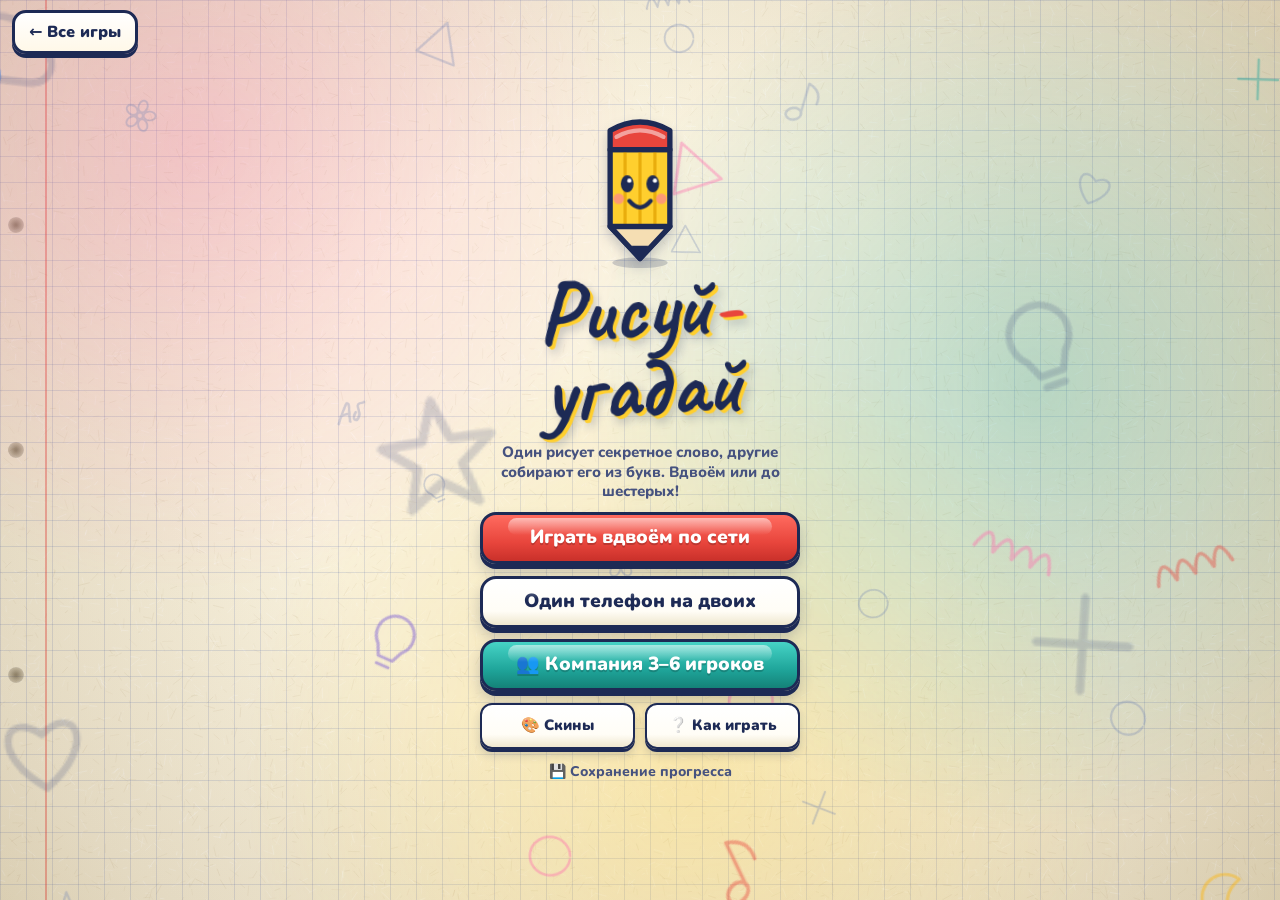
<file: games/risuy/index.html>
<!doctype html>
<html lang="ru">
<head><script>/* opened directly: reopen inside the start page, which keeps the one connection for all games (?solo = without it) */try{if(window.top===window&&!/[?&]solo\b/.test(location.search)){var h=location.hash.replace(/^#/,'').replace(/^(\d{4})$/,'room=$1');location.replace(new URL('../',location.href).href+'#play=risuy'+(h?'&'+h:''))}}catch(e){}</script><link rel="manifest" href="manifest.webmanifest"><link rel="apple-touch-icon" href="../../games/icons/risuy-180.png">
<meta charset="utf-8">
<meta name="viewport" content="width=device-width,initial-scale=1,maximum-scale=1,user-scalable=no,viewport-fit=cover">
<meta name="apple-mobile-web-app-capable" content="yes">
<meta name="theme-color" content="#f4ecd6">
<title>Рисуй-угадай</title>
<link rel="icon" href="data:image/svg+xml,%3Csvg xmlns='http://www.w3.org/2000/svg' viewBox='0 0 64 64'%3E%3Crect width='64' height='64' rx='14' fill='%23f4ecd6'/%3E%3Cpath d='M14 46 L40 14 L50 22 L24 54 L12 56Z' fill='%23e8453c' stroke='%231d2a55' stroke-width='4' stroke-linejoin='round'/%3E%3C/svg%3E">
<link rel="stylesheet" href="../shared/fonts/fonts.css">
<style>
:root{
  --paper:#f4ecd6;--paper2:#fffdf6;--ink:#1d2a55;--ink2:#46527f;
  --red:#e8453c;--teal:#1fa59a;--yel:#ffcf2e;--blue:#2f80ed;--green:#4cae3c;--pink:#ff6fae;
  --hand:'Caveat','Segoe Print','Bradley Hand','Comic Sans MS',cursive;
  --ui:'Nunito',-apple-system,'Segoe UI',Roboto,system-ui,sans-serif;
  --sat:var(--sa-top, env(safe-area-inset-top,0px));--sab:var(--sa-bottom, env(safe-area-inset-bottom,0px));--sal:var(--sa-left, env(safe-area-inset-left,0px));--sar:var(--sa-right, env(safe-area-inset-right,0px));
  --spring:cubic-bezier(.34,1.56,.64,1);
}
*{box-sizing:border-box;-webkit-tap-highlight-color:transparent}
html,body{margin:0;height:100%;overflow:hidden;background:var(--paper);color:var(--ink);font-family:var(--ui);font-weight:800;
  -webkit-user-select:none;user-select:none;-webkit-touch-callout:none;overscroll-behavior:none;touch-action:manipulation;text-size-adjust:100%;-webkit-text-size-adjust:100%}
body{position:fixed;inset:0;width:100%}
button{font:inherit;color:inherit;touch-action:manipulation;cursor:pointer;-webkit-appearance:none;appearance:none;margin:0}
canvas.layer{position:fixed;left:0;top:0;width:100%;height:100%;pointer-events:none;display:block}
#paper{z-index:0}#bg{z-index:1}#fx{z-index:90}
#probe{position:fixed;left:0;top:0;width:0;height:0;visibility:hidden;padding:var(--sat) var(--sar) var(--sab) var(--sal)}

/* ---------- screens ---------- */
.scr{position:absolute;inset:0;z-index:2;display:none;flex-direction:column;
  padding:calc(var(--sat) + 10px) calc(var(--sar) + 14px) calc(var(--sab) + 10px) calc(var(--sal) + 14px)}
.scr.on{display:flex}
.scr.in{animation:scrIn .42s var(--spring) both}
.scr.out{pointer-events:none;animation:scrOut .22s ease-in both}
@keyframes scrIn{from{opacity:0;transform:translateX(26px) scale(.98)}to{opacity:1;transform:none}}
@keyframes scrOut{to{opacity:0;transform:translateX(-22px) scale(.98)}}

/* sticker buttons */
.btn{display:block;border:3px solid var(--ink);background:linear-gradient(180deg,#ffe066 0,var(--yel) 55%,#f5b800 100%);color:var(--ink);border-radius:16px;padding:12px 18px;min-height:48px;font-weight:900;font-size:19px;
  box-shadow:0 5px 0 var(--ink),0 9px 14px rgba(29,42,85,.22);transition:transform .22s var(--spring),box-shadow .12s;position:relative;text-align:center;line-height:1.15;overflow:hidden}
.btn::before{content:'';position:absolute;left:8%;right:8%;top:3px;height:36%;border-radius:99px;background:linear-gradient(180deg,rgba(255,255,255,.55),rgba(255,255,255,0));pointer-events:none}
.btn:active{transform:translateY(4px) scale(1.03,.94);box-shadow:0 1px 0 var(--ink),0 2px 4px rgba(29,42,85,.2)}
.btn.red{background:linear-gradient(180deg,#ff6b5f 0,var(--red) 60%,#c9302a 100%);color:#fff;text-shadow:0 2px 0 rgba(0,0,0,.18)}
.btn.teal{background:linear-gradient(180deg,#46d3c6 0,var(--teal) 60%,#148278 100%);color:#fff;text-shadow:0 2px 0 rgba(0,0,0,.18)}
.btn.white{background:linear-gradient(180deg,#fff 0,var(--paper2) 70%,#efe7cf 100%)}
.btn.small{font-size:15px;padding:8px 10px;border-width:2.5px;box-shadow:0 3px 0 var(--ink),0 6px 10px rgba(29,42,85,.18);border-radius:12px;min-height:46px}
.btn:disabled{opacity:.5;filter:grayscale(.6)}
.iconb{width:46px;height:46px;flex:none;border-radius:14px;border:2.5px solid var(--ink);background:linear-gradient(180deg,#fff,var(--paper2) 70%,#efe7cf);font-size:21px;padding:0;box-shadow:0 3px 0 var(--ink),0 6px 9px rgba(29,42,85,.16);
  transition:transform .22s var(--spring),box-shadow .12s;display:flex;align-items:center;justify-content:center;line-height:1}
.iconb:active{transform:translateY(2px) scale(1.06,.92);box-shadow:0 1px 0 var(--ink)}
.hand{font-family:var(--hand);font-weight:700}

/* title */
#title{align-items:center;justify-content:center;text-align:center;gap:8px}
#title .hero{display:flex;flex-direction:column;align-items:center;gap:2px;min-height:0}
#title h1{font-family:var(--hand);font-weight:700;font-size:min(21vw,88px);line-height:.9;margin:0;color:var(--ink);transform:rotate(-3deg);text-shadow:3px 3px 0 var(--yel),5px 7px 10px rgba(29,42,85,.25)}
#title h1 span{color:var(--red)}
#title .sub{font-size:15px;color:var(--ink2);margin:8px 0 4px;max-width:300px;line-height:1.3}
#mascot{width:min(34vw,128px);height:auto;overflow:visible;cursor:pointer;touch-action:manipulation;filter:drop-shadow(0 6px 6px rgba(29,42,85,.22));animation:bob 3.2s ease-in-out infinite;transform-origin:50% 100%}
#mascot.sq{animation:squash .6s var(--spring)}
@keyframes bob{0%,100%{transform:translateY(0) rotate(-3deg)}50%{transform:translateY(-8px) rotate(3deg)}}
@keyframes squash{0%{transform:scale(1.25,.7)}35%{transform:scale(.8,1.28) translateY(-10px)}70%{transform:scale(1.1,.92)}100%{transform:none}}
.eye{transform-box:fill-box;transform-origin:50% 50%;animation:blink 4.2s infinite}
.eye.e2{animation-delay:.03s}
@keyframes blink{0%,94%,100%{transform:scaleY(1)}97%{transform:scaleY(.08)}}
#title .col{display:flex;flex-direction:column;gap:12px;width:min(86vw,320px);margin-top:6px}
#title .col .btn{width:100%}
#title .back{color:var(--ink2);font-size:14px;text-decoration:none;min-height:44px;display:flex;align-items:center;justify-content:center;padding:0 16px}
#title .stagger>*{animation:rise .5s var(--spring) both}
#title .stagger>*:nth-child(2){animation-delay:.08s}#title .stagger>*:nth-child(3){animation-delay:.16s}
@keyframes rise{from{opacity:0;transform:translateY(22px) scale(.94)}}
@media (orientation:landscape) and (max-height:520px){
  #title{flex-direction:row;gap:4vw}
  #title .hero{flex:0 1 44%}#title h1{font-size:min(15vw,66px)}#mascot{width:min(14vw,84px)}
  #title .right{display:flex;flex-direction:column;align-items:center;gap:2px;flex:0 1 330px}
  #title .sub{display:none}#title .col{width:100%;gap:10px;margin-top:0}}
#title .right{display:flex;flex-direction:column;align-items:center}

/* levels */
#levels{gap:6px}
#levels .head{display:flex;align-items:center;gap:8px}
#levels h2{font-family:var(--hand);font-size:30px;margin:0;flex:1;line-height:1;min-width:0;white-space:nowrap;overflow:hidden;text-overflow:ellipsis}
#levels .sub2{display:flex;align-items:center;gap:8px;flex-wrap:wrap;min-height:26px;font-size:13px;color:var(--ink2)}
.role{font-size:13px;padding:3px 10px;border-radius:99px;border:2.5px solid var(--ink);background:var(--paper2);white-space:nowrap}
.role i{display:inline-block;width:10px;height:10px;border-radius:50%;margin-right:5px;vertical-align:-1px}
.lvbody{flex:1;min-height:0;display:flex;flex-direction:column;gap:8px}
#grid{flex:1;min-height:0;overflow-y:auto;-webkit-overflow-scrolling:touch;display:grid;grid-template-columns:repeat(5,1fr);gap:12px 10px;padding:6px 6px 10px 6px;align-content:start;touch-action:pan-y;scroll-behavior:smooth}
#grid .ch{grid-column:1/-1;font-family:var(--hand);font-size:24px;line-height:1;color:var(--ink);display:flex;align-items:center;gap:8px;margin-top:4px}
#grid .ch::after{content:'';flex:1;height:3px;border-radius:3px;background:repeating-linear-gradient(90deg,var(--ink2) 0 8px,transparent 8px 14px);opacity:.45}
#grid .ch small{font-family:var(--ui);font-size:12px;color:var(--ink2)}
.lv{position:relative;min-height:60px;aspect-ratio:1/1.05;border:3px solid var(--ink);border-radius:14px;background:linear-gradient(160deg,#fff,var(--paper2) 60%,#f3ead0);padding:0;display:flex;flex-direction:column;align-items:center;justify-content:center;gap:0;
  box-shadow:3px 4px 0 var(--ink),4px 8px 10px rgba(29,42,85,.18);transform:rotate(var(--rot,0deg));min-width:44px;transition:transform .25s var(--spring)}
.lv:active{transform:rotate(var(--rot,0deg)) scale(.92)}
.lv b{font-family:var(--hand);font-size:26px;line-height:1}
.lv em{font-style:normal;font-size:22px;line-height:1.1}
.lv .st{font-size:11px;letter-spacing:1px;color:#e0a000;height:13px;line-height:13px}
.lv.lock{background:#e5dfcd;color:#8a8aa0;box-shadow:2px 3px 0 #9a9ab0;border-color:#8a8aa0}.lv.lock em{filter:grayscale(1);opacity:.4}
.lv.cur{background:linear-gradient(160deg,#ffe98a,var(--yel));outline:4px solid var(--red);outline-offset:2px;animation:curp 1.6s ease-in-out infinite}
@keyframes curp{50%{box-shadow:3px 4px 0 var(--ink),0 0 22px 6px rgba(255,207,46,.85)}}
.lv.rule::before{content:'✦';position:absolute;left:4px;top:1px;font-size:12px;color:var(--red)}
.lv.boss{border-color:var(--red)}
.lv.pt::after{content:'';position:absolute;top:-8px;right:-8px;width:18px;height:18px;border-radius:50%;background:var(--teal);border:3px solid var(--ink)}
.lv.shake{animation:shk .35s}
@keyframes shk{25%{transform:translateX(-6px)}75%{transform:translateX(6px)}}
#sheet{flex:none;padding:10px 12px;background:rgba(255,253,246,.94);border:3px solid var(--ink);border-radius:18px;display:flex;gap:10px;align-items:center;box-shadow:0 5px 0 var(--ink),0 10px 18px rgba(29,42,85,.2)}
#sheet .info{flex:1;min-width:0}#sheet .nm{font-family:var(--hand);font-size:28px;line-height:1}
#sheet .ds{font-size:13px;color:var(--ink2);line-height:1.3;margin-top:2px}
#sheet .chips{display:flex;flex-wrap:wrap;gap:4px;margin-top:5px}
.chip{font-size:12px;line-height:1;padding:4px 8px;border-radius:99px;background:#ffe9a8;border:2px solid var(--ink);color:var(--ink);white-space:nowrap}
#sheet .btn{white-space:nowrap;flex:none}
@media (orientation:landscape){
  #grid{grid-template-columns:repeat(5,1fr)}
  .lvbody{flex-direction:row;gap:12px}
  #sheet{flex:0 0 min(42%,320px);flex-direction:column;align-items:stretch;overflow-y:auto}
  #sheet .btn{width:100%}}
@media (orientation:landscape) and (min-width:800px){#grid{grid-template-columns:repeat(7,1fr)}}

/* play */
#play{padding:calc(var(--sat) + 8px) calc(var(--sar) + 10px) calc(var(--sab) + 8px) calc(var(--sal) + 10px);gap:6px}
#bar{display:flex;align-items:center;gap:8px;min-height:46px;flex:none}
#mid{flex:1;min-width:0;text-align:center}
#pips{display:flex;gap:6px;justify-content:center}
#pips i{width:14px;height:14px;border-radius:50%;border:2.5px solid var(--ink);background:var(--paper2);transition:transform .3s var(--spring),background .2s}
#pips i.cur{background:var(--yel);transform:scale(1.3)}#pips i.ok{background:var(--green)}#pips i.no{background:var(--red)}
#score{font-size:13px;margin-top:3px;color:var(--ink2);white-space:nowrap;overflow:hidden;text-overflow:ellipsis;display:flex;gap:8px;justify-content:center;align-items:center}
#ping{font-size:11px;opacity:.75;display:none;align-items:center;gap:4px}
#ping i{width:8px;height:8px;border-radius:50%;background:#aaa;display:inline-block}
#timer{min-width:62px;text-align:center;font-family:var(--hand);font-size:30px;line-height:1;border:2px dashed var(--ink2);border-radius:99px;background:rgba(255,255,255,.55);padding:4px 10px 5px;white-space:nowrap}
#timer::before{content:'⏱';font-family:system-ui,sans-serif;font-size:.6em;margin-right:4px;vertical-align:.1em}
#timer.off{visibility:hidden}
#timer.low{background:var(--red);color:#fff;border-style:solid;border-color:var(--ink);animation:pulse .6s infinite}
@keyframes pulse{50%{transform:scale(1.1)}}
#body{flex:1;min-height:0;display:flex;flex-direction:column;gap:8px}
#bn{text-align:center;font-size:14px;line-height:1.2;min-height:20px;color:var(--ink2);flex:none}
#bn b,#ban2 b{font-family:var(--hand);font-size:28px;color:var(--red);letter-spacing:1px;padding:0 4px;background:linear-gradient(transparent 55%,var(--yel) 55%)}
#bn b.lw{font-size:23px}
#rl,#rl2{display:inline-flex;gap:2px;flex-wrap:nowrap;justify-content:center;vertical-align:middle}
.ri{font-style:normal;font-size:19px;line-height:1;padding:3px 5px;min-height:26px;display:inline-flex;align-items:center;cursor:pointer;border-radius:10px;background:rgba(255,255,255,.55);border:2px solid var(--ink2);margin:0 2px;white-space:nowrap;font-family:var(--hand);font-weight:700}
.rnote{font-size:11px;opacity:.8}
#cvwrap{flex:1;min-height:0;display:flex;align-items:center;justify-content:center;position:relative}
#cvbox{position:relative;border:3px solid var(--ink);border-radius:6px;box-shadow:4px 5px 0 var(--ink),6px 12px 18px rgba(29,42,85,.25);background:var(--paper2);transition:transform .5s var(--spring);overflow:hidden}
#cv{display:block;touch-action:none;cursor:crosshair;position:relative;z-index:1}
#cvtex{position:absolute;inset:0;z-index:0;background-image:var(--tex);background-size:180px 180px}
#cvgrain{position:absolute;inset:0;z-index:2;pointer-events:none;background-image:var(--tex);background-size:180px 180px;mix-blend-mode:multiply;opacity:.55}
#cvbox::after{content:'';position:absolute;left:0;top:0;right:0;bottom:0;z-index:3;pointer-events:none;box-shadow:inset 0 0 26px rgba(120,90,30,.16)}
#cvbox.f-m{transform:scaleX(-1)}#cvbox.f-r{transform:scale(-1,-1)}#cvbox.f-v{transform:scaleY(-1)}
#wait{position:absolute;inset:0;display:none;align-items:center;justify-content:center;pointer-events:none;z-index:5}
#wait span{background:var(--paper2);border:3px solid var(--ink);border-radius:14px;padding:8px 14px;font-size:16px;box-shadow:0 4px 0 var(--ink);animation:bob2 1.6s ease-in-out infinite}
@keyframes bob2{50%{transform:translateY(-5px)}}
#panel{display:flex;flex-direction:column;gap:8px;flex:none}
#tools{display:flex;flex-direction:column;gap:7px}
#pal{display:grid;grid-template-columns:repeat(auto-fill,minmax(44px,1fr));gap:6px}
.sw{height:44px;min-width:44px;border-radius:12px;border:3px solid var(--ink);padding:0;position:relative;box-shadow:0 2px 0 var(--ink);font-size:20px;transition:transform .22s var(--spring)}
.sw::after{content:'';position:absolute;left:18%;top:12%;width:40%;height:24%;border-radius:99px;background:rgba(255,255,255,.4)}
.sw.on{outline:4px solid var(--red);outline-offset:1px;transform:translateY(-3px) scale(1.06)}
#trow{display:flex;flex-wrap:wrap;gap:6px}
#trow .btn{flex:1;min-width:44px;padding:0;height:46px;min-height:44px;border-width:2.5px;border-radius:12px;box-shadow:0 3px 0 var(--ink);font-size:20px;display:flex;align-items:center;justify-content:center;gap:4px}
#trow .btn.on{background:var(--yel);outline:3px solid var(--red)}
#trow .dot{display:block;background:var(--ink);border-radius:50%}
#trow .wide{flex:2 0 auto;font-size:15px;min-width:78px;padding:0 8px}
#inkw{display:none;align-items:center;gap:8px;font-size:12px;color:var(--ink2)}
#inkw .bar{flex:1;height:14px;border-radius:99px;border:2.5px solid var(--ink);background:var(--paper2);overflow:hidden}
#inkw .bar i{display:block;height:100%;width:100%;background:linear-gradient(90deg,#2f80ed,#6c4bd6);transform-origin:0 50%;transition:transform .15s}
#gp{display:flex;flex-direction:column;gap:8px}
#slots{display:flex;flex-wrap:wrap;gap:5px 14px;justify-content:center;min-height:36px}
.wg{display:flex;flex-wrap:wrap;justify-content:center;gap:3px}
.sl{width:var(--ss,36px);height:var(--ss,36px);border-radius:9px;border:3px solid var(--ink);background:var(--paper2);font-family:var(--hand);font-weight:700;font-size:calc(var(--ss,36px)*.8);line-height:1;padding:0;display:flex;align-items:center;justify-content:center;box-shadow:0 3px 0 var(--ink);color:var(--ink)}
.sl.lk{background:var(--yel)}.sl.bad{background:#ffd0cb;border-color:var(--red)}.sl.okk{background:#bff0b0;border-color:var(--green)}
.sl.pop{animation:popL .4s var(--spring)}
@keyframes popL{0%{transform:scale(1.5,.6)}40%{transform:scale(.8,1.3)}100%{transform:none}}
#slots.shake{animation:shk .35s}
#tiles{display:grid;grid-template-columns:repeat(auto-fill,minmax(44px,1fr));gap:5px}
.tl{height:46px;min-width:44px;border-radius:12px;border:3px solid var(--ink);background:linear-gradient(180deg,#fff,var(--paper2) 70%,#efe7cf);font-family:var(--hand);font-weight:700;font-size:32px;line-height:1;padding:0;box-shadow:0 4px 0 var(--ink);color:var(--ink);transition:transform .22s var(--spring),box-shadow .1s}
.tl:active{transform:translateY(3px) scale(1.05,.92);box-shadow:0 1px 0 var(--ink)}.tl.used{visibility:hidden}
#grow{display:flex;gap:8px}#grow .btn{flex:1;min-width:44px}#grow .btn.back{flex:0 0 56px}
#ban2{display:none;text-align:center;font-size:13px;color:var(--ink2);line-height:1.2}
@media (orientation:landscape){
  #play{display:none;grid-template-columns:minmax(0,1fr) auto;grid-template-rows:auto minmax(0,1fr);column-gap:12px;row-gap:6px}
  #play.on{display:grid}
  #body{display:contents}
  #bar{grid-column:1;grid-row:1;gap:6px}
  #cvwrap{grid-column:1;grid-row:2;min-width:0}
  #bn{display:none}#ban2{display:block}#ban2:empty{display:none}
  #panel{grid-column:2;grid-row:1/3;width:min(46vw,400px);justify-content:center;padding:0 2px}
  #play.g #panel{width:min(52vw,440px)}
  #timer{font-size:24px;min-width:54px;padding:2px 8px 3px}
  #bar #pips i{width:10px;height:10px;border-width:2px}#pips{gap:4px}
  #score{font-size:12px}
  #trow{flex-wrap:wrap}#trow .wide{font-size:14px;flex:1 0 auto;padding:0 8px;min-width:78px}
}
@media (orientation:landscape) and (max-height:440px){
  #panel,#gp{gap:6px}#tiles{gap:4px}.tl{height:44px;font-size:26px}#slots{gap:4px 10px;min-height:30px}
  #ban2{font-size:11px;line-height:1.15}#ban2 b{font-size:22px}#play.g #panel{width:min(56vw,460px)}
}
@media (max-height:700px) and (orientation:portrait){.tl{height:44px;font-size:28px}}

/* fixes: help targets, pair overlay, level sheet */
#hpX{min-width:46px;min-height:46px}#hpMute{min-height:46px}
.duo-ov{animation:none!important;transition:none!important;background:#0a0a0c!important}
@media (orientation:portrait){#sheet .nm{font-size:24px}#sheet .ds{font-size:12px}}
/* overlays */
.ov{position:absolute;inset:0;z-index:20;display:none;align-items:flex-end;justify-content:center;background:rgba(29,42,85,.28);padding:calc(var(--sat) + 10px) calc(var(--sar) + 14px) calc(var(--sab) + 14px) calc(var(--sal) + 14px)}
.ov.on{display:flex;animation:fadeIn .25s both}
.ov.mid{align-items:center;background:rgba(29,42,85,.55)}
@keyframes fadeIn{from{opacity:0}}
.card{width:min(100%,420px);position:relative;background:linear-gradient(180deg,#fff,var(--paper2));border:4px solid var(--ink);border-radius:20px;box-shadow:0 7px 0 var(--ink),0 14px 26px rgba(0,0,0,.3);padding:16px;text-align:center;display:flex;flex-direction:column;gap:10px;animation:pop .45s var(--spring);max-height:100%;overflow:auto}
@keyframes pop{from{transform:scale(.8) translateY(26px);opacity:0}}
.card h3{font-family:var(--hand);font-size:36px;margin:0;line-height:1}
.card p{margin:0;font-size:15px;color:var(--ink2);line-height:1.35}
.card .word{font-family:var(--hand);font-size:44px;color:var(--red);line-height:1;overflow-wrap:anywhere}
.card .pts{font-family:var(--hand);font-size:40px;line-height:1}
.card .row{display:flex;gap:10px}.card .row .btn{flex:1}
.stars{font-size:46px;letter-spacing:6px;color:#e0a000;text-shadow:0 0 14px rgba(255,207,46,.8)}.stars s{text-decoration:none;color:#c9c2a8;text-shadow:none}
.stars span{display:inline-block;animation:st .7s var(--spring) both}
@keyframes st{from{transform:scale(0) rotate(-120deg)}}
.mini{width:64px;height:64px;margin:-4px auto -2px;display:block;overflow:visible;animation:bob 2.6s ease-in-out infinite}
.mouthS{display:none}.sad .mouthH{display:none}.sad .mouthS{display:inline}
.help{text-align:left;font-size:14px}.help ul{margin:0;padding-left:20px;display:flex;flex-direction:column;gap:5px;color:var(--ink2);line-height:1.3}
.help li b{color:var(--ink)}
.tip{font-size:13px;background:#e6f3ff;border:2px dashed var(--blue);border-radius:12px;padding:8px 10px;color:var(--ink);line-height:1.3;text-align:left}
.card.hlp{overflow:hidden;padding:12px;gap:8px}.hhead{display:flex;align-items:center;gap:8px;flex:none}.hhead h3{flex:1;text-align:center}.sp44{width:46px;flex:none}.hbody{overflow-y:auto;min-height:0;display:flex;flex-direction:column;gap:8px;-webkit-overflow-scrolling:touch}.hbody .btn{flex:none}
@media (orientation:landscape){.ov{align-items:center}.card{padding:10px 16px;gap:6px}.card h3{font-size:30px}.stars{font-size:34px}.card .word{font-size:36px}.mini{width:48px;height:48px}}
.toast{position:absolute;left:50%;top:calc(var(--sat) + 70px);transform:translateX(-50%) translateY(-8px);background:var(--ink);color:#fff;padding:8px 16px;border-radius:99px;font-size:15px;z-index:95;opacity:0;pointer-events:none;transition:opacity .25s,transform .3s var(--spring);max-width:92vw;text-align:center}
.toast.on{opacity:1;transform:translateX(-50%)}
/* shared pairing overlay: keep its controls comfortably tappable */
.duo-btn{min-height:46px!important}.duo-in{min-height:52px!important}
a.allg{position:fixed;top:calc(var(--sa-top, env(safe-area-inset-top,0px)) + 10px);left:calc(var(--sa-left, env(safe-area-inset-left,0px)) + 12px);right:auto;bottom:auto;z-index:30;height:44px;min-height:44px;min-width:44px;width:auto;margin:0;padding:0 14px;display:inline-flex;align-items:center;justify-content:center;white-space:nowrap;text-decoration:none;font-size:16px;line-height:1;letter-spacing:0;text-transform:none;box-sizing:border-box;flex:none;opacity:1;-webkit-tap-highlight-color:transparent;touch-action:manipulation;cursor:pointer}a.allg{font-family:'Nunito',system-ui,sans-serif;font-weight:900;color:#1d2a55;background:linear-gradient(180deg,#fff,#fff8e8);border:3px solid #1d2a55;border-radius:14px;box-shadow:0 4px 0 #1d2a55}a.allg:active{transform:translateY(3px);box-shadow:0 1px 0 #1d2a55}

/* ---------- skins / group / multi ---------- */
#title .two{display:flex;gap:10px}#title .two .btn{flex:1;min-width:0}
@media (orientation:landscape) and (max-height:520px){#title .col{gap:7px}#title .col .btn:not(.small){padding:8px 14px;min-height:46px;font-size:18px}}
.avs{display:inline-block;vertical-align:middle;overflow:visible;flex:none}
.role .avs{margin:-3px 4px -3px -4px}
#score .avs{margin:-4px 0}
#skins{gap:8px}
#skins .head{display:flex;align-items:center;gap:8px}#skins h2{font-family:var(--hand);font-size:30px;margin:0;flex:1;line-height:1}
#skins .skbody{flex:1;min-height:0;display:flex;flex-direction:column;gap:8px;overflow-y:auto;-webkit-overflow-scrolling:touch;padding:2px 3px 8px}
.skhero{display:flex;gap:10px;align-items:stretch;flex:none}
.skav{width:104px;flex:none;display:flex;flex-direction:column;align-items:center;justify-content:center;gap:4px;text-align:center}
.skav #skHero{display:block;min-height:140px}.skav #skHero svg{animation:bob 3s ease-in-out infinite;transform-origin:50% 100%}
#skName{font-size:11px;line-height:1.15;color:var(--ink2)}
.skcvw{flex:1;min-width:0;position:relative;border:3px solid var(--ink);border-radius:10px;box-shadow:3px 4px 0 var(--ink);background:var(--paper2);overflow:hidden;min-height:140px}
#skCv{position:absolute;inset:0;width:100%;height:100%;touch-action:none;cursor:crosshair;display:block}
#skCv.dark{background:#12152b}
.skcvw .btn{position:absolute;right:6px;bottom:6px;min-height:44px;padding:0 12px;z-index:2;font-size:14px}
.skcvw i{position:absolute;left:8px;top:6px;font-size:12px;font-style:normal;color:var(--ink2);pointer-events:none;z-index:2}
.sklab{font-size:13px;color:var(--ink2);margin:2px 2px -2px}
#skShapes{display:grid;grid-template-columns:repeat(6,1fr);gap:6px;flex:none}
#skCols{display:grid;grid-template-columns:repeat(5,1fr);gap:8px;flex:none}
#skFx{display:grid;grid-template-columns:repeat(5,1fr);gap:6px;flex:none}
.skt{position:relative;border:3px solid var(--ink);border-radius:12px;background:linear-gradient(180deg,#fff,var(--paper2));min-height:64px;padding:2px;display:flex;flex-direction:column;align-items:center;justify-content:center;gap:1px;box-shadow:0 3px 0 var(--ink);font-size:10px;overflow:hidden;min-width:44px}
.skt.on,.skc.on{outline:4px solid var(--red);outline-offset:1px}
.skt canvas{width:100%;height:36px;display:block;border-radius:6px}.skt.dark{background:#12152b;color:#fff}
.skc{height:44px;min-width:44px;border-radius:12px;border:3px solid var(--ink);box-shadow:0 3px 0 var(--ink);padding:0}
@media (orientation:landscape){
  #skins .skbody{flex-direction:row;flex-wrap:wrap;align-content:flex-start;gap:8px 14px}
  .skhero{flex:1 1 44%;flex-direction:column;min-width:240px}.skav{flex-direction:row;width:auto;gap:12px;justify-content:flex-start}.skav #skHero{min-height:0}
  .skcvw{min-height:110px;flex:1}
  .skright{flex:1 1 48%;min-width:250px;display:flex;flex-direction:column;gap:8px}
}
.skright{display:flex;flex-direction:column;gap:8px}
.grpbtn{width:100%}
.stp{display:flex;align-items:center;gap:8px;justify-content:space-between}.stp b{font-size:22px;font-family:var(--hand);min-width:70px;text-align:center}
.stp .iconb{font-size:22px}
.seg{display:flex;gap:6px}.seg .btn{flex:1;padding:6px;min-height:46px;font-size:16px}.seg .btn.on{background:var(--yel);outline:3px solid var(--red)}
#mpSet{gap:8px}#mpSet .head{display:flex;align-items:center;gap:8px}#mpSet h2{font-family:var(--hand);font-size:30px;margin:0;flex:1;line-height:1}
#mpSetBody{flex:1;min-height:0;overflow-y:auto;-webkit-overflow-scrolling:touch;display:flex;flex-direction:column;gap:10px;padding:2px 3px 8px}
.mpl{font-size:13px;color:var(--ink2);margin:0 0 -4px}
#mpPl{display:flex;flex-direction:column;gap:6px}
.mpr{display:flex;align-items:center;gap:8px}.mpr .avb{width:52px;height:56px;flex:none;border:2.5px solid var(--ink);border-radius:12px;background:var(--paper2);padding:0;display:flex;align-items:center;justify-content:center;box-shadow:0 3px 0 var(--ink)}
.mpr input{flex:1;min-width:0;height:46px;border:3px solid var(--ink);border-radius:12px;background:#fff;padding:0 12px;font:inherit;font-size:17px;color:var(--ink);-webkit-user-select:text;user-select:text}
@media (orientation:landscape){#mpPl{display:grid;grid-template-columns:1fr 1fr;gap:6px 12px}#msGo{position:sticky;bottom:0;z-index:3}#mpSetBody{display:grid;grid-template-columns:1fr 1fr;align-content:start;gap:8px 16px}#mpSetBody .full{grid-column:1/-1}}
/* multi play */
#mp{padding:calc(var(--sat) + 8px) calc(var(--sar) + 10px) calc(var(--sab) + 8px) calc(var(--sal) + 10px);gap:6px}
#mpBar{display:flex;align-items:center;gap:8px;min-height:46px;flex:none}
#mpMid{flex:1;min-width:0;text-align:center;font-size:13px;line-height:1.2;color:var(--ink2)}#mpMid b{display:block;font-family:var(--hand);font-size:22px;line-height:1;color:var(--ink);white-space:nowrap;overflow:hidden;text-overflow:ellipsis}
#mpTimer{min-width:62px;text-align:center;font-family:var(--hand);font-size:30px;line-height:1;border:2px dashed var(--ink2);border-radius:99px;background:rgba(255,255,255,.55);padding:4px 10px 5px;white-space:nowrap}
#mpTimer::before{content:'⏱';font-family:system-ui,sans-serif;font-size:.6em;margin-right:4px;vertical-align:.1em}
#mpTimer.off{visibility:hidden}#mpTimer.low{background:var(--red);color:#fff;border-style:solid;border-color:var(--ink);animation:pulse .6s infinite}
#mpBody{flex:1;min-height:0;display:flex;flex-direction:column;gap:6px}
#mpCvWrap{flex:1;min-height:0;display:flex;align-items:center;justify-content:center;position:relative}
#mpCvBox{position:relative;border:3px solid var(--ink);border-radius:6px;box-shadow:4px 5px 0 var(--ink),6px 12px 18px rgba(29,42,85,.25);background:var(--paper2);overflow:hidden}
#mpCvBox.fxn{background:#12152b}#mpCvBox.fxn #mpTex{display:none}
#mpTex{position:absolute;inset:0;background-image:var(--tex);background-size:180px 180px}
#mpCv{display:block;touch-action:none;cursor:crosshair;position:relative;z-index:1}
#mpPanel{display:flex;flex-direction:column;gap:6px;flex:none}
#mpRoster{display:flex;gap:4px;justify-content:center;flex-wrap:nowrap}
.rc{flex:1 1 0;max-width:68px;min-width:44px;display:flex;flex-direction:column;align-items:center;position:relative;padding:1px 0 0;border-radius:10px;border:2px solid transparent;font-size:11px;line-height:1.1;color:var(--ink);overflow:hidden}
.rc .nm{max-width:100%;white-space:nowrap;overflow:hidden;text-overflow:ellipsis;font-size:10.5px;color:var(--ink2)}
.rc .sc{font-family:var(--hand);font-size:17px;line-height:1}
.rc.dr{background:#ffe9a8;border-color:var(--ink)}.rc.ok{background:#d7f5cc;border-color:var(--green)}.rc.off{opacity:.35}
.rc .bd{position:absolute;right:1px;top:-1px;font-size:13px}
#mpBn{text-align:center;font-size:14px;line-height:1.25;color:var(--ink2);min-height:18px}
#mpBn b{font-family:var(--hand);font-size:26px;color:var(--red);letter-spacing:1px;padding:0 4px;background:linear-gradient(transparent 55%,var(--yel) 55%)}
#mpBn b.pk{background:none;color:var(--ink);letter-spacing:4px}
#mpTools,#mpGuess,#mpHot{display:none;flex-direction:column;gap:6px}
#mpPal{display:grid;grid-template-columns:repeat(auto-fill,minmax(44px,1fr));gap:6px}
#mpTrow{display:flex;flex-wrap:wrap;gap:6px}
#mpTrow .btn{flex:1;min-width:44px;padding:0;height:46px;min-height:44px;border-width:2.5px;border-radius:12px;box-shadow:0 3px 0 var(--ink);font-size:20px;display:flex;align-items:center;justify-content:center}
#mpTrow .dot{display:block;background:var(--ink);border-radius:50%}
#mpTrow .btn.on{background:var(--yel);outline:3px solid var(--red)}#mpTrow .wide{flex:2 0 auto;font-size:15px;min-width:90px;padding:0 8px}
#mpSlots{display:flex;flex-wrap:wrap;gap:5px 14px;justify-content:center;min-height:36px}
#mpTiles{display:grid;grid-template-columns:repeat(auto-fill,minmax(44px,1fr));gap:5px}
#mpGrow{display:flex;gap:8px}#mpGrow .btn{flex:1;min-width:44px}#mpGrow .btn.back{flex:0 0 56px}
#mpHot .pl{display:grid;grid-template-columns:repeat(auto-fill,minmax(98px,1fr));gap:6px}
#mpHot .pl .btn{display:flex;align-items:center;justify-content:center;gap:4px;font-size:15px;padding:4px 6px;min-height:50px}
#mpHot .pl .btn .nn{overflow:hidden;text-overflow:ellipsis;white-space:nowrap;max-width:70px}
#mpHot .pl .btn.on{background:var(--green);color:#fff;outline:3px solid var(--ink)}
#mpHot .pl .btn .ord{font-family:var(--hand);font-size:22px}
#mpWait{position:absolute;inset:0;display:none;align-items:center;justify-content:center;pointer-events:none;z-index:5}
#mpWait span{background:var(--paper2);border:3px solid var(--ink);border-radius:14px;padding:8px 14px;font-size:16px;box-shadow:0 4px 0 var(--ink);text-align:center;max-width:90%}
@media (orientation:landscape){
  #mp{display:none;grid-template-columns:minmax(0,1fr) auto;grid-template-rows:auto minmax(0,1fr);column-gap:12px;row-gap:6px}#mp.on{display:grid}
  #mpBody{display:contents}
  #mpBar{grid-column:1;grid-row:1}#mpCvWrap{grid-column:1;grid-row:2;min-width:0}
  #mpPanel{grid-column:2;grid-row:1/3;width:min(48vw,400px);justify-content:center}
  #mpTimer{font-size:24px;min-width:54px;padding:2px 8px 3px}
  #mpMid b{font-size:19px}
}
@media (orientation:landscape) and (max-height:440px){#mpPanel{gap:4px}#mpTiles{gap:4px}#mpTiles .tl{height:42px;font-size:26px}#mpGuess,#mpTools{gap:4px}}
.lbrow{display:flex;align-items:center;gap:8px;padding:4px 8px;border:2.5px solid var(--ink);border-radius:12px;background:#fff;text-align:left}
.lbrow .rk{font-family:var(--hand);font-size:26px;width:28px;text-align:center;flex:none}.lbrow .nn{flex:1;min-width:0;overflow:hidden;text-overflow:ellipsis;white-space:nowrap;font-size:17px}
.lbrow .pp{font-family:var(--hand);font-size:28px;flex:none}.lbrow.me{background:#ffe9a8}.lbrow.first{background:#fff1b8}
.lbrow small{display:block;font-size:11px;color:var(--ink2);font-weight:700}
#lbList{display:flex;flex-direction:column;gap:5px;overflow-y:auto;min-height:0;-webkit-overflow-scrolling:touch}
.help h4{margin:6px 0 2px;font-family:var(--hand);font-size:24px}
</style>
</head>
<body>
<canvas id="paper" class="layer"></canvas>
<canvas id="bg" class="layer"></canvas>
<div id="probe"></div>

<svg width="0" height="0" style="position:absolute" aria-hidden="true">
  <defs>
    <symbol id="pencil" viewBox="0 0 120 150" overflow="visible">
      <ellipse cx="60" cy="146" rx="26" ry="5" fill="rgba(29,42,85,.2)"/>
      <path d="M32 40 L88 40 L88 112 L60 142 L32 112Z" fill="#ffcf2e" stroke="#1d2a55" stroke-width="5" stroke-linejoin="round"/>
      <path d="M46 40 V118 M60 40 V130 M74 40 V118" stroke="#e0a000" stroke-width="3" stroke-linecap="round" opacity=".7"/>
      <path d="M32 112 L60 142 L88 112Z" fill="#f5deb3" stroke="#1d2a55" stroke-width="5" stroke-linejoin="round"/>
      <path d="M52 130 L60 142 L68 130Z" fill="#1d2a55"/>
      <path d="M32 40 L32 22 Q60 6 88 22 L88 40Z" fill="#e8453c" stroke="#1d2a55" stroke-width="5" stroke-linejoin="round"/>
      <path d="M38 28 Q60 16 82 28" stroke="#fff" stroke-width="4" stroke-linecap="round" fill="none" opacity=".5"/>
      <g class="face">
        <ellipse class="eye" cx="48" cy="72" rx="6" ry="8" fill="#1d2a55"/><ellipse class="eye e2" cx="72" cy="72" rx="6" ry="8" fill="#1d2a55"/>
        <circle cx="50" cy="69" r="2" fill="#fff"/><circle cx="74" cy="69" r="2" fill="#fff"/>
        <circle cx="40" cy="86" r="5" fill="#ff6fae" opacity=".55"/><circle cx="80" cy="86" r="5" fill="#ff6fae" opacity=".55"/>
        <path class="mouthH" d="M50 88 Q60 100 70 88" stroke="#1d2a55" stroke-width="4" stroke-linecap="round" fill="none"/>
        <path class="mouthS" d="M51 96 Q60 86 69 96" stroke="#1d2a55" stroke-width="4" stroke-linecap="round" fill="none"/>
      </g>
    </symbol>
  </defs>
</svg>

<section id="title" class="scr on">
  <div class="hero">
    <svg id="mascot" viewBox="0 0 120 150" aria-label="Карандаш"><use href="#pencil"/></svg>
    <h1>Рисуй<span>-</span><br>угадай</h1>
  </div>
  <div class="right">
    <p class="sub">Один рисует секретное слово, другие собирают его из букв. Вдвоём или до шестерых!</p>
    <div class="col stagger">
      <button class="btn red" id="bOnline">Играть вдвоём по сети</button>
      <button class="btn white" id="bOffline">Один телефон на двоих</button>
      <button class="btn teal" id="bGroup">👥 Компания 3–6 игроков</button>
      <div class="two"><button class="btn white small" id="bSkins">🎨 Скины</button><button class="btn white small" id="bHelp">❔ Как играть</button></div>
    </div>
    <a class="allg" href="../">← Все игры</a><div style="display:flex;justify-content:center;flex-wrap:wrap"><a class="back" href="../#save">💾 Сохранение прогресса</a></div>
  </div>
</section>

<section id="levels" class="scr">
  <div class="head">
    <button class="iconb" id="lvBack" aria-label="Назад">←</button>
    <h2>Колоды слов</h2>
    <button class="iconb" id="lvHelp" aria-label="Помощь">?</button>
    <button class="iconb mute" aria-label="Звук">🔊</button>
  </div>
  <div class="sub2"><span class="role" id="role"></span><span class="role" id="role2" style="display:none"></span><span id="progTxt"></span></div>
  <div class="lvbody">
    <div id="grid"></div>
    <div id="sheet"><div class="info"><div class="nm" id="shNm"></div><div class="ds" id="shDs"></div><div class="chips" id="shCh"></div></div><button class="btn" id="shGo">Играть!</button></div>
  </div>
</section>

<section id="play" class="scr">
  <div id="bar">
    <button class="iconb" id="pExit" aria-label="Выйти">✕</button>
    <div id="mid"><div id="pips"></div><div id="score"><span id="avs"></span><span id="scoreT"></span><span id="ping"><i></i><span id="pingT"></span></span></div></div>
    <div id="timer" class="off">0</div>
    <button class="iconb mute" aria-label="Звук">🔊</button>
  </div>
  <div id="body">
    <div id="bn"></div>
    <div id="cvwrap"><div id="cvbox"><div id="cvtex"></div><canvas id="cv"></canvas><div id="cvgrain"></div></div><div id="wait"><span></span></div></div>
    <div id="panel">
      <div id="ban2"></div>
      <div id="tools">
        <div id="inkw"><span>✒️</span><div class="bar"><i></i></div></div>
        <div id="pal"></div>
        <div id="trow"></div>
      </div>
      <div id="gp">
        <div id="slots"></div>
        <div id="tiles"></div>
        <div id="grow"><button class="btn small white" id="bHint">Подсказка</button><button class="btn small white" id="bGive">Сдаюсь</button><button class="btn small white back" id="bBack" aria-label="Стереть букву">⌫</button></div>
      </div>
    </div>
  </div>
</section>


<section id="skins" class="scr">
  <div class="head"><button class="iconb" id="skBack" aria-label="Назад">←</button><h2>Скины</h2><button class="iconb mute" aria-label="Звук">🔊</button></div>
  <div class="skbody">
    <div class="skhero"><div class="skav"><div id="skHero"></div><div id="skName"></div></div>
      <div class="skcvw"><canvas id="skCv"></canvas><i>Попробуй кисть пальцем</i><button class="btn small white" id="skClr">Заново</button></div></div>
    <div class="skright">
      <div class="sklab">Персонаж</div><div id="skShapes"></div>
      <div class="sklab">Цвет</div><div id="skCols"></div>
      <div class="sklab">Кисть для рисунков</div><div id="skFx"></div>
    </div>
  </div>
</section>

<section id="mpSet" class="scr">
  <div class="head"><button class="iconb" id="msBack" aria-label="Назад">←</button><h2>Один телефон на всех</h2><button class="iconb" id="msHelp" aria-label="Правила">?</button></div>
  <div id="mpSetBody">
    <div class="full"><p class="mpl">Сколько игроков</p><div class="stp"><button class="iconb" id="msMinus" aria-label="Меньше">−</button><b id="msN">4</b><button class="iconb" id="msPlus" aria-label="Больше">+</button></div></div>
    <div class="full"><p class="mpl">Имена (тапни по значку — сменить персонажа)</p><div id="mpPl"></div></div>
    <div><p class="mpl">Сколько раз рисует каждый</p><div class="seg" id="msRounds"><button class="btn white">1 раз</button><button class="btn white">2 раза</button></div></div>
    <div><p class="mpl">Колода слов</p><div class="stp"><button class="iconb" id="msDm" aria-label="Предыдущая">‹</button><b id="msDeck" style="font-size:18px;flex:1">Смесь</b><button class="iconb" id="msDp" aria-label="Следующая">›</button></div></div>
    <div class="full"><button class="btn red" id="msGo">Начать игру!</button></div>
  </div>
</section>

<section id="mp" class="scr">
  <div id="mpBar">
    <button class="iconb" id="mpExit" aria-label="Выйти">✕</button>
    <div id="mpMid"><b id="mpRound"></b><span id="mpSub"></span></div>
    <div id="mpTimer" class="off">0</div>
    <button class="iconb mute" aria-label="Звук">🔊</button>
  </div>
  <div id="mpBody">
    <div id="mpCvWrap"><div id="mpCvBox"><div id="mpTex"></div><canvas id="mpCv"></canvas></div><div id="mpWait"><span></span></div></div>
    <div id="mpPanel">
      <div id="mpRoster"></div>
      <div id="mpBn"></div>
      <div id="mpTools"><div id="mpPal"></div><div id="mpTrow"></div></div>
      <div id="mpGuess"><div id="mpSlots"></div><div id="mpTiles"></div><div id="mpGrow"><button class="btn small white" id="mpGive">Сдаюсь</button><button class="btn small white back" id="mpBack" aria-label="Стереть букву">⌫</button></div></div>
      <div id="mpHot"><div class="pl" id="mpHotPl"></div><div class="row" style="display:flex;gap:8px"><button class="btn white small" id="mpHotNone" style="flex:1">Никто не угадал</button><button class="btn red small" id="mpHotOk" style="flex:1">Готово ✓</button></div></div>
    </div>
  </div>
</section>

<div id="ovPass" class="ov mid"><div class="card"><h3 id="paT"></h3><p id="paP"></p><button class="btn red" id="paB"></button></div></div>
<div id="ovRes" class="ov"><div class="card" id="resCard"><svg class="mini" viewBox="0 0 120 150"><use href="#pencil"/></svg><div id="rsHead" class="pts"></div><div class="word" id="rsWord"></div><p id="rsP"></p><button class="btn" id="rsB"></button></div></div>
<div id="ovFin" class="ov mid"><div class="card" id="finCard"><svg class="mini" viewBox="0 0 120 150"><use href="#pencil"/></svg><h3 id="fnT"></h3><div class="stars" id="fnS"></div><div class="pts" id="fnPts"></div><p id="fnP"></p><div class="row" id="fnBtns"></div></div></div>
<div id="ovQuit" class="ov mid"><div class="card"><h3>Выйти из матча?</h3><p id="qP">Прогресс раунда пропадёт.</p><div class="row"><button class="btn white" id="qNo">Остаться</button><button class="btn red" id="qYes">Выйти</button></div></div></div>
<div id="ovGone" class="ov mid"><div class="card"><h3>Партнёр вышел</h3><p>Матч прерван. Вернитесь к выбору колоды.</p><button class="btn red" id="gnB">К колодам</button></div></div>
<div id="ovPause" class="ov mid" style="z-index:50"><div class="card"><h3>Партнёр отключился</h3><p>Ждём… Игра продолжится сама, как только связь вернётся.</p><button class="btn white small" id="pzExit">Выйти в меню</button></div></div>

<div id="ovGroup" class="ov mid"><div class="card"><h3>Компания 3–6</h3><p>Один рисует, все остальные одновременно собирают слово из букв. Побеждает набравший больше очков.</p>
  <button class="btn red grpbtn" id="grNet">📱 По сети — у каждого свой телефон</button>
  <button class="btn teal grpbtn" id="grHot">📲 Один телефон на всех</button>
  <button class="btn white small grpbtn" id="grHelp">❔ Правила для 3, 4, 5 и 6</button>
  <button class="btn white small grpbtn" id="grNo">Назад</button></div></div>
<div id="ovNet" class="ov mid"><div class="card"><h3>Игра по сети</h3><p>Эти настройки действуют, если ты хозяин комнаты (создал её на главной странице).</p>
  <div><p class="mpl" style="text-align:left">Сколько раз рисует каждый</p><div class="seg" id="nRounds"><button class="btn white">1 раз</button><button class="btn white">2 раза</button></div></div>
  <div><p class="mpl" style="text-align:left">Колода слов</p><div class="stp"><button class="iconb" id="nDm" aria-label="Предыдущая">‹</button><b id="nDeck" style="font-size:18px;flex:1">Смесь</b><button class="iconb" id="nDp" aria-label="Следующая">›</button></div></div>
  <button class="btn red grpbtn" id="nGo">Играть по сети</button><button class="btn white small grpbtn" id="nNo">Назад</button></div></div>
<div id="ovPick" class="ov mid" style="z-index:40"><div class="card"><h3 id="pkT">Выбери слово</h3><p id="pkP"></p><div id="pkList" style="display:flex;flex-direction:column;gap:8px"></div></div></div>
<div id="ovMpRes" class="ov mid" style="z-index:30"><div class="card"><h3 id="mrT"></h3><div class="word" id="mrWord"></div><div id="mrList" style="display:flex;flex-direction:column;gap:4px"></div><p id="mrP"></p><button class="btn" id="mrB">Дальше</button></div></div>
<div id="ovMpFin" class="ov mid" style="z-index:30"><div class="card"><h3>Итоги игры</h3><div id="lbList"></div><div class="row"><button class="btn white" id="lbMenu">В меню</button><button class="btn red" id="lbAgain">Ещё раз</button></div></div></div>
<div id="ovMpQuit" class="ov mid" style="z-index:45"><div class="card"><h3>Выйти из игры?</h3><p id="mqP">Партия прервётся.</p><div class="row"><button class="btn white" id="mqNo">Остаться</button><button class="btn red" id="mqYes">Выйти</button></div></div></div>
<div id="ovHelp" class="ov mid" style="z-index:60"><div class="card hlp help">
  <div class="hhead"><span class="sp44"></span><h3>Как играть</h3><button class="iconb" id="hpX" aria-label="Закрыть">✕</button></div>
  <div class="hbody">
  <ul>
    <li><b>Рисует</b> один: секретное слово видно только ему. Рисуй пальцем, меняй цвет и толщину.</li>
    <li><b>Угадывает</b> другой: собирает слово из букв. Чем быстрее, тем больше очков.</li>
    <li>Подсказка открывается через 16 с (−12 очков), ошибки тоже снижают результат.</li>
    <li>Наберите цель за 6 слов — откроется следующая колода. С 21-й колоды у каждой свои правила: зеркало, перевёрнутый рисунок, чернила, лимит ошибок…</li>
  </ul>
  <h4 id="hpGroup">👥 Компания 3–6 игроков</h4>
  <ul>
    <li><b>Круг:</b> рисуют по очереди. Художник выбирает слово из трёх (и видит только он), рисует пальцем. Остальные собирают слово из букв <b>одновременно</b>. Каждый рисует 1 или 2 раза — это выбирает хозяин игры.</li>
    <li><b>Угадавшим:</b> 1-й +3, 2-й +2, остальные +1; до +2 за скорость; −1 за каждую открытую подсказку (но не меньше 1).</li>
    <li><b>Художнику:</b> +2 за каждого угадавшего и +1, если угадали все. Рисуй понятно!</li>
    <li><b>Подсказки</b> (по сети): на 40% и 70% времени у всех открывается буква. Раунд кончается, когда угадали/сдались все или вышло время (60–100 с).</li>
    <li><b>Втроём</b> — 3 или 6 раундов, двое угадывают (художник получает до 5). <b>Вчетвером</b> — 4 или 8 раундов, художник до 7. <b>Впятером</b> — 5 или 10 раундов, до 9. <b>Вшестером</b> — 6 или 12 раундов, до 11. Чем больше народу, тем щедрее награда художнику — и тем острее гонка за «3-2-1».</li>
    <li><b>Один телефон:</b> художник берёт телефон, выбирает слово и рисует (слово можно подсмотреть, удерживая «👁»). Остальные смотрят и угадывают вслух. Как только кто-то угадал, художник жмёт «🙋 Угадали!» и нажимает имена по порядку — 1-му +3, 2-му +2, остальным +1. Дальше телефон переходит следующему — экран передачи прячет слово.</li>
  </ul>
  <h4>🎨 Скины</h4>
  <ul><li>В меню «Скины» выбери персонажа (карандаш, мелок, кисточка, маркер, мел, перо), цвет и кисть: обычная, неон, мел, акварель, пиксели. Все видят твой персонаж, а твои рисунки у всех — твоей кистью. Одинаковые цвета в комнате автоматически сдвигаются.</li></ul>
  <button class="btn white small mute2" id="hpMute">🔊 Звук включён</button>
  <div class="tip">Для 120 Гц на iPhone: Настройки → Приложения → Safari → Дополнения → Feature Flags → выключить «Prefer Page Rendering Updates near 60fps»</div>
  </div>
</div></div>
<canvas id="fx" class="layer"></canvas>
<div class="toast" id="toast"></div>

<script src="../shared/duo.js"></script><script src="../shared/party.js"></script>
<script>
'use strict';
const PACKS=[
{n:'Зверята',e:'🐱',w:['КОШКА','СОБАКА','СЛОН','ЖИРАФ','ЛЕВ','ЗАЯЦ','РЫБА','ПТИЦА','ЛОШАДЬ','КОРОВА','СВИНЬЯ','МЫШЬ','ЛЯГУШКА','УТКА','БАБОЧКА','ЗМЕЯ','ЧЕРЕПАХА']},
{n:'Вкуснятина',e:'🍎',w:['ЯБЛОКО','БАНАН','ХЛЕБ','СЫР','ПИЦЦА','АРБУЗ','МОРКОВЬ','ЯЙЦО','МОРОЖЕНОЕ','ТОРТ','СУП','ГРИБЫ','ЛИМОН','КАРТОШКА','ШОКОЛАД','БУЛОЧКА','ВИНОГРАД']},
{n:'Дом, милый дом',e:'🛋️',w:['СТОЛ','СТУЛ','КРОВАТЬ','ЛАМПА','ДВЕРЬ','ОКНО','ЧАЙНИК','ЧАСЫ','ЗЕРКАЛО','ДИВАН','ШКАФ','ТАРЕЛКА','ЛОЖКА','ТЕЛЕВИЗОР','ПОДУШКА','ЗОНТ','УТЮГ']},
{n:'Профессии',e:'👩‍🚒',w:['ВРАЧ','ПОВАР','УЧИТЕЛЬ','ПИЛОТ','ПОЖАРНЫЙ','ХУДОЖНИК','ПОЛИЦЕЙСКИЙ','МУЗЫКАНТ','СТРОИТЕЛЬ','ПЕКАРЬ','КОСМОНАВТ','ФОТОГРАФ','ПАРИКМАХЕР','КЛОУН','САДОВНИК','ДЕТЕКТИВ']},
{n:'Транспорт',e:'🚲',w:['МАШИНА','АВТОБУС','ПОЕЗД','САМОЛЕТ','ВЕЛОСИПЕД','КОРАБЛЬ','РАКЕТА','ТРАМВАЙ','ВЕРТОЛЕТ','МОТОЦИКЛ','ЛОДКА','САМОКАТ','МЕТРО','ТРАКТОР','ТАКСИ','ПАРОВОЗ']},
{n:'Природа',e:'🌈',w:['СОЛНЦЕ','ЛУНА','ДОЖДЬ','РАДУГА','ГОРА','РЕКА','ДЕРЕВО','ЦВЕТОК','МОЛНИЯ','СНЕГОВИК','ОБЛАКО','ВУЛКАН','ВОДОПАД','ОСТРОВ','ПУСТЫНЯ','ЗВЕЗДА']},
{n:'Спорт',e:'⚽',w:['ФУТБОЛ','ТЕННИС','БОКС','ПЛАВАНИЕ','ЛЫЖИ','КОНЬКИ','ГАНТЕЛИ','ШАХМАТЫ','БАСКЕТБОЛ','ВОЛЕЙБОЛ','ГОЛЬФ','СКАКАЛКА','ЙОГА','ШТАНГА','ХОККЕЙ','СЕРФИНГ']},
{n:'Сказки',e:'🧙',w:['КОЛОБОК','ТЕРЕМОК','РЕПКА','ЗОЛУШКА','БАБА ЯГА','ЗОЛОТАЯ РЫБКА','ДРАКОН','РУСАЛКА','ПИНОККИО','КАРЛСОН','ЧЕБУРАШКА','ВИННИ ПУХ','ЗМЕЙ ГОРЫНЫЧ','ЖАР ПТИЦА','СНЕГУРОЧКА','КОЩЕЙ']},
{n:'Одёжка и вещи',e:'🧢',w:['ШАПКА','НОСКИ','ПЛАТЬЕ','ОЧКИ','ГАЛСТУК','ПЕРЧАТКИ','САПОГИ','РЮКЗАК','КЕПКА','ШАРФ','ЮБКА','ПИЖАМА','КОЛЬЦО','КОРОНА','СУМКА','ТАПОЧКИ']},
{n:'Действия',e:'🏃',w:['СПАТЬ','БЕЖАТЬ','ПЛАВАТЬ','ТАНЦЕВАТЬ','ЧИТАТЬ','ПЕТЬ','ПРЫГАТЬ','ПЛАКАТЬ','СМЕЯТЬСЯ','РИСОВАТЬ','ГОТОВИТЬ','УМЫВАТЬСЯ','ЦЕЛОВАТЬ','ЛЕТАТЬ','СТРОИТЬ','ЧИХАТЬ']},
{n:'Эмоции',e:'😜',w:['РАДОСТЬ','ГРУСТЬ','ЗЛОСТЬ','СТРАХ','УДИВЛЕНИЕ','ЛЮБОВЬ','СКУКА','УСТАЛОСТЬ','СТЫД','ГОРДОСТЬ','ОБИДА','ВОСТОРГ','РЕВНОСТЬ','ИСПУГ','СМЕХ','СЮРПРИЗ']},
{n:'Места',e:'🏰',w:['ШКОЛА','БОЛЬНИЦА','МОСТ','ЗАМОК','ЦИРК','ЗООПАРК','ПЛЯЖ','ВОКЗАЛ','БАШНЯ','МАЯК','ПАЛАТКА','БИБЛИОТЕКА','СТАДИОН','МАГАЗИН','АЭРОПОРТ','КЛАДБИЩЕ']},
{n:'Праздник',e:'🎁',w:['ЕЛКА','ПОДАРОК','ШАРИК','САЛЮТ','ХЛОПУШКА','ГИРЛЯНДА','КОНФЕТТИ','ОТКРЫТКА','СВАДЬБА','ДЕНЬ РОЖДЕНИЯ','НОВЫЙ ГОД','ВАЛЕНТИНКА','МАСКАРАД','БУКЕТ','ТЫКВА','ДЕД МОРОЗ']},
{n:'Кино',e:'🎬',w:['ТИТАНИК','ШРЕК','ЗВЕЗДНЫЕ ВОЙНЫ','ГАРРИ ПОТТЕР','ЧЕЛОВЕК ПАУК','КОРОЛЬ ЛЕВ','ХОЛОДНОЕ СЕРДЦЕ','ОДИН ДОМА','МАТРИЦА','ВЛАСТЕЛИН КОЛЕЦ','ЧЕЛЮСТИ','ЗВЕРОПОЛИС','ИСТОРИЯ ИГРУШЕК','КУНГ ФУ ПАНДА','ТЕРМИНАТОР','БЭТМЕН']},
{n:'Фантазия',e:'🦄',w:['ПРИВИДЕНИЕ','ВАМПИР','ЕДИНОРОГ','ИНОПЛАНЕТЯНИН','РОБОТ','ВОЛШЕБНИК','ПИРАТ','РЫЦАРЬ','ФЕЯ','ВЕДЬМА','ОБОРОТЕНЬ','ЗОМБИ','НИНДЗЯ','СУПЕРГЕРОЙ','ЛЕТАЮЩАЯ ТАРЕЛКА','ПОДВОДНАЯ ЛОДКА']},
{n:'Идиомы',e:'🦢',w:['БЕЛАЯ ВОРОНА','КОТ В МЕШКЕ','ЗОЛОТЫЕ РУКИ','ВОДИТЬ ЗА НОС','ЛАПША НА УШАХ','СЕМЬ ПЯТНИЦ','МЕДВЕЖЬЯ УСЛУГА','ТЕМНАЯ ЛОШАДКА','ЛИТЬ КАК ИЗ ВЕДРА','ВОЛКИ СЫТЫ','СЛОН ИЗ МУХИ','БИТЬ БАКЛУШИ','ПОВЕСИТЬ НОС','СЕРДЦЕ В ПЯТКАХ','ВЕШАТЬ ЛАПШУ']},
{n:'Наука и техника',e:'🔬',w:['МИКРОСКОП','ТЕЛЕСКОП','ПЛАНЕТА','ГРАВИТАЦИЯ','МАГНИТ','ЭЛЕКТРИЧЕСТВО','ТЕРМОМЕТР','КОМПАС','АТОМ','ЛАЗЕР','СПУТНИК','КОМПЬЮТЕР','ТЕЛЕФОН','БАТАРЕЙКА','ЧЕРНАЯ ДЫРА','ЗАТМЕНИЕ']},
{n:'Абстракции',e:'☁️',w:['ВРЕМЯ','СВОБОДА','СОН','ТИШИНА','СЧАСТЬЕ','ДРУЖБА','ИДЕЯ','ПАМЯТЬ','ТЕНЬ','ЭХО','СКОРОСТЬ','ВЕЧНОСТЬ','СИЛА','УДАЧА','СЕКРЕТ','ТАЙНА','ПУТЕШЕСТВИЕ']},
{n:'Мудрёное',e:'🧠',w:['ИНФЛЯЦИЯ','ДЕМОКРАТИЯ','КАРМА','ЭВОЛЮЦИЯ','ПРОКРАСТИНАЦИЯ','ЛОГИКА','ГЛОБАЛИЗАЦИЯ','ТРАДИЦИЯ','ИЛЛЮЗИЯ','КОМПРОМИСС','СОВЕСТЬ','НОСТАЛЬГИЯ','ИНТУИЦИЯ','ЭКОНОМИЯ','СИММЕТРИЯ','ЦЕНЗУРА']},
{n:'Для двоих',e:'💞',w:['ДЕЖАВЮ','ПАРАДОКС','МАШИНА ВРЕМЕНИ','ЗОЛОТАЯ СЕРЕДИНА','ПОРОЧНЫЙ КРУГ','ПЕРВОЕ СВИДАНИЕ','СЕМЕЙНЫЙ УЖИН','ДОЛГАЯ РАЗЛУКА','ОБЩИЙ ЯЗЫК','ТРЕТИЙ ЛИШНИЙ','МЕДОВЫЙ МЕСЯЦ','ОБЩИЙ ОТПУСК','ПОЦЕЛУЙ','ДВЕ ПОЛОВИНКИ','ЛЮБОВЬ И ГОЛУБИ','ВЕЧЕР ВДВОЕМ']},
{n:'Море и пляж',e:'🐚',w:['РАКУШКА','ЗАГАР','ШЕЗЛОНГ','КРАБ','МЕДУЗА','ПАРУС','ЯКОРЬ','ДЕЛЬФИН','АКВАЛАНГ','ПЕСОЧНЫЙ ЗАМОК','СПАСАТЕЛЬ','КУПАЛЬНИК','ОСЬМИНОГ','МОРСКАЯ ЗВЕЗДА','ПРИЛИВ','БУХТА','ПЛАВНИКИ']},
{n:'Лес и грибы',e:'🌲',w:['МУХОМОР','БЕЛКА','ЕЖИК','ЛИСИЧКА','ШИШКА','ПОДСНЕЖНИК','БЕРЛОГА','ЖЕЛУДЬ','МУРАВЕЙНИК','ЛЕСНИК','ПАПОРОТНИК','ДУПЛО','КОСТЕР','ЗАЯЧЬЯ НОРА','ГРИБНИК','ПЕНЬ','ТРОПИНКА']},
{n:'Инструменты',e:'🔧',w:['МОЛОТОК','ПИЛА','ОТВЕРТКА','ТОПОР','ПЛОСКОГУБЦЫ','РУЛЕТКА','ДРЕЛЬ','ЛОПАТА','ГВОЗДЬ','ГАЕЧНЫЙ КЛЮЧ','НАПИЛЬНИК','РУБАНОК','ТИСКИ','СТРЕМЯНКА','ШУРУПЫ','ЛЕСТНИЦА','ТАЧКА']},
{n:'Музыка',e:'🎸',w:['ГИТАРА','СКРИПКА','БАРАБАН','ПИАНИНО','ТРУБА','ФЛЕЙТА','МИКРОФОН','НАУШНИКИ','ДИРИЖЕР','АККОРДЕОН','БАЛАЛАЙКА','САКСОФОН','НОТНЫЙ СТАН','ХОР','АРФА','ДИДЖЕЙ','КОНЦЕРТ']},
{n:'Космос',e:'🚀',w:['АСТРОНАВТ','КОМЕТА','МЕТЕОРИТ','СКАФАНДР','ГАЛАКТИКА','СОЗВЕЗДИЕ','ЛУНОХОД','СТАНЦИЯ','СПУТНИК СВЯЗИ','ПЛАНЕТОХОД','ЛУННАЯ БАЗА','КОЛЬЦА САТУРНА','НЕВЕСОМОСТЬ','ОРБИТА','ТУМАННОСТЬ','ШАТТЛ','АСТЕРОИД']},
{n:'Динозавры и древность',e:'🦖',w:['ДИНОЗАВР','МАМОНТ','ПТЕРОДАКТИЛЬ','ПЕЩЕРА','ПЕЩЕРНЫЙ ЧЕЛОВЕК','КАМЕННЫЙ ТОПОР','ЯЩЕР','СКЕЛЕТ','ОКАМЕНЕЛОСТЬ','ПИРАМИДА','САРКОФАГ','ГЛАДИАТОР','ДРЕВНИЙ РИМ','ФАРАОН','АРХЕОЛОГ','ТРИЦЕРАТОПС','ЯЙЦО ДИНОЗАВРА']},
{n:'Кухня',e:'🍳',w:['СКОВОРОДКА','КАСТРЮЛЯ','ВИЛКА','НОЖ','ДУХОВКА','МИКСЕР','СКАЛКА','ТЕРКА','ШУМОВКА','ХОЛОДИЛЬНИК','МИКРОВОЛНОВКА','ПОДНОС','ЧАЙНАЯ ЧАШКА','КОФЕВАРКА','ТОСТЕР','ПОВАРЕШКА','ФАРТУК']},
{n:'Города мира',e:'🗺️',w:['ПАРИЖ','ЛОНДОН','ВЕНЕЦИЯ','НЬЮ ЙОРК','ТОКИО','РИМ','МОСКВА','ПЕТЕРБУРГ','ЕГИПЕТ','АВСТРАЛИЯ','ИТАЛИЯ','ЯПОНИЯ','БРАЗИЛИЯ','АМЕРИКА','ИСПАНИЯ','ИНДИЯ','КИТАЙ']},
{n:'Школа',e:'🎒',w:['ПОРТФЕЛЬ','ЛИНЕЙКА','ГЛОБУС','ТЕТРАДЬ','ЗВОНОК','ДНЕВНИК','ДОСКА','МЕЛ','ПЕНАЛ','УРОК','ПЕРЕМЕНА','ЦИРКУЛЬ','КАЛЬКУЛЯТОР','ШКОЛЬНАЯ ФОРМА','УЧЕБНИК','ЛАСТИК','ПЕРВОКЛАШКА']},
{n:'Достопримечательности',e:'🗼',w:['ЭЙФЕЛЕВА БАШНЯ','КОЛИЗЕЙ','ПИЗАНСКАЯ БАШНЯ','СТАТУЯ СВОБОДЫ','КРЕМЛЬ','БИГ БЕН','ВЕЛИКАЯ СТЕНА','ТАДЖ МАХАЛ','МОСТ ЧЕРЕЗ РЕКУ','СФИНКС','ПАРТЕНОН','НИАГАРА','ЗОЛОТЫЕ ВОРОТА','ПОДВЕСНОЙ МОСТ','ХРАМ ВАСИЛИЯ','КРАСНАЯ ПЛОЩАДЬ','ОПЕРНЫЙ ТЕАТР']},
{n:'Игры и хобби',e:'🎲',w:['ШАШКИ','КУБИК','ПАЗЛ','ДОМИНО','КАРТЫ','ВОЗДУШНЫЙ ЗМЕЙ','КОНСТРУКТОР','МОНОПОЛИЯ','ПРЯТКИ','ЖМУРКИ','КЛАССИКИ','ВЯЗАНИЕ','РЫБАЛКА','КОЛЛЕКЦИЯ МАРОК','ОРИГАМИ','ВЫШИВКА','ПРЯЖА']},
{n:'Пословицы',e:'🐴',w:['СЕМЬ РАЗ ОТМЕРЬ','ТИШЕ ЕДЕШЬ','НЕ ВСЕ ЗОЛОТО','ДРУГ ПОЗНАЕТСЯ','ТИХИЙ ОМУТ','КУЙ ЖЕЛЕЗО','ТЕСНО НО ВЕСЕЛО','ПЕРВЫЙ БЛИН КОМОМ','ГОРА С ПЛЕЧ','ДВЕ ГОЛОВЫ ЛУЧШЕ','ВОЛКОВ БОЯТЬСЯ','ЯБЛОКО ОТ ЯБЛОНИ','МАСЛОМ КАШУ','ЛЕЖАЧИЙ КАМЕНЬ','С МИРУ ПО НИТКЕ','НЕ РОЙ ЯМУ','НЕ ЛЕЗЬ В ПЕТЛЮ']},
{n:'Мифы и легенды',e:'🏛️',w:['ЗЕВС','ГЕРКУЛЕС','МИНОТАВР','ПЕГАС','ЦЕНТАВР','ГИДРА','ТРОЯНСКИЙ КОНЬ','ПАНДОРА','ИКАР','ОДИССЕЙ','МЕДУЗА ГОРГОНА','ТИТАН','ФЕНИКС','ЛАБИРИНТ','НИМФА','КРАКЕН','ЭЛЬФ']},
{n:'Тело и здоровье',e:'🫀',w:['СЕРДЦЕ','ЛЕГКИЕ','СКЕЛЕТ ЧЕЛОВЕКА','ЗУБНАЯ ЩЕТКА','ГРАДУСНИК','ТАБЛЕТКА','ПЛАСТЫРЬ','ЗАРЯДКА','ОТПЕЧАТОК ПАЛЬЦА','РЕНТГЕН','НАСМОРК','КАШЕЛЬ','ВИТАМИНЫ','ГИПС','ПУЛЬС','МАССАЖ','ОЧКИ ДЛЯ ЗРЕНИЯ']},
{n:'Погода и стихии',e:'🌪️',w:['ТОРНАДО','ГРОЗА','ЦУНАМИ','ЗЕМЛЕТРЯСЕНИЕ','ЛАВИНА','ГРАД','МЕТЕЛЬ','ТУМАН','ЗАСУХА','НАВОДНЕНИЕ','ШТОРМ','ГОЛОЛЕД','ПОЖАР','СМЕРЧ','СНЕЖНАЯ БУРЯ','ЛЕДНИК','ЗАТМЕНИЕ СОЛНЦА']},
{n:'Магазин и деньги',e:'🛒',w:['КАССА','ТЕЛЕЖКА','КОПИЛКА','КОШЕЛЕК','БАНКОМАТ','СКИДКА','ЧЕК','ВИТРИНА','ТОРГОВЫЙ ЦЕНТР','КРЕДИТНАЯ КАРТА','РАСПРОДАЖА','ПРОДАВЕЦ','РЫНОК','ПОКУПАТЕЛЬ','БАНКНОТА','СДАЧА','МОНЕТА']},
{n:'Мультфильмы',e:'📺',w:['ТОМ И ДЖЕРРИ','НУ ПОГОДИ','МАША И МЕДВЕДЬ','СМЕШАРИКИ','ЛУНТИК','ФИКСИКИ','ПУХ И ПЯТАЧОК','СИМПСОНЫ','БОБ СПОНЖ','ВОЛК И ТЕЛЕНОК','КРОКОДИЛ ГЕНА','НЕЗНАЙКА','ТРИ БОГАТЫРЯ','МАУГЛИ','ПЕППА','ЩЕНЯЧИЙ ПАТРУЛЬ','КОТ ЛЕОПОЛЬД']},
{n:'Путешествия',e:'🧳',w:['ЧЕМОДАН','ПАСПОРТ','БИЛЕТ','ТУРИСТ','ГОСТИНИЦА','КАРТА МИРА','ПУТЕВОДИТЕЛЬ','СУВЕНИРЫ','ПАЛАТКА В ГОРАХ','АВТОСТОП','КРУИЗ','ЗАГРАНИЦА','ТАМОЖНЯ','ВОЗДУШНАЯ ЯМА','ЧАСОВОЙ ПОЯС','ПЕРЕСАДКА','ЗАДЕРЖКА РЕЙСА']},
{n:'Ремёсла',e:'🧵',w:['ГОНЧАР','КУЗНЕЦ','ТКАЧ','ШВЕЯ','ПЛОТНИК','СТЕКЛОДУВ','ТОКАРЬ','САПОЖНИК','ПАСЕКА','КОВРОВЫЙ ТКАЧ','ГОНЧАРНЫЙ КРУГ','МЕЛЬНИЦА','ТОЧИЛЬЩИК','ЮВЕЛИР','НАПЕРСТОК','ВЕРСТАК','СВЕЧНИК']},
{n:'Пираты и клады',e:'🏴‍☠️',w:['СОКРОВИЩЕ','ПИРАТСКИЙ ФЛАГ','КАРТА СОКРОВИЩ','ПОПУГАЙ НА ПЛЕЧЕ','ДЕРЕВЯННАЯ НОГА','ПОДЗОРНАЯ ТРУБА','ТОНУЩИЙ КОРАБЛЬ','РОМ','САБЛЯ','ОСТРОВ СОКРОВИЩ','БУТЫЛКА С ПИСЬМОМ','КАПИТАН КРЮК','СУНДУК','МОРСКОЙ ВОЛК','АБОРДАЖ','ЧЕРНАЯ МЕТКА','ПЛАНКА']},
{n:'Отношения',e:'💍',w:['ПОМОЛВКА','РЕВНОСТЬ ВО СНЕ','ПЕРВАЯ ССОРА','УЖИН ПРИ СВЕЧАХ','ОБЪЯТИЯ','СЮРПРИЗ ЛЮБИМОМУ','КОЛЬЦО НА ПАЛЬЦЕ','СВИДАНИЕ ВСЛЕПУЮ','ПРИМИРЕНИЕ','ЗАБОТА','ТЕРПЕНИЕ','ЛЮБОВНОЕ ПИСЬМО','ГОДОВЩИНА','ПЕРЕЕЗД ВМЕСТЕ','ВЕРНОСТЬ','ДОВЕРИЕ','ПРОЩЕНИЕ']},
{n:'Цирк и театр',e:'🎭',w:['ЖОНГЛЕР','АКРОБАТ','ФОКУСНИК','КАНАТОХОДЕЦ','ДРЕССИРОВЩИК','ПОДМОСТКИ','ЗАНАВЕС','СУФЛЕР','БАЛЕТ','ЦИРКОВАЯ АРЕНА','ВЕНТРИЛОК','МАСКА КЛОУНА','ПРЕМЬЕРА','КУЛИСЫ','РЕПЕТИЦИЯ','АПЛОДИСМЕНТЫ','КУКОЛЬНЫЙ ТЕАТР']},
{n:'Архитектура',e:'🏯',w:['НЕБОСКРЕБ','ФУНДАМЕНТ','КУПОЛ','КОЛОННА','АРКА','ПОДЪЕМНЫЙ КРАН','ВИТРАЖ','БАЛКОН','ЧЕРДАК','МАНСАРДА','ПОДЗЕМКА','КРЕПОСТНАЯ СТЕНА','ВИНТОВОЙ СПУСК','ПАГОДА','ЛЕПНИНА','МОСТОВАЯ','БАШЕННЫЕ ЧАСЫ']},
{n:'Книги и герои',e:'📚',w:['ДОН КИХОТ','ШЕРЛОК ХОЛМС','РОБИНЗОН КРУЗО','КАПИТАН НЕМО','АЛИСА И КРОЛИК','МАЛЕНЬКИЙ ПРИНЦ','БУРАТИНО','ТРИ МУШКЕТЕРА','ОЛИВЕР ТВИСТ','ГУЛЛИВЕР','ГРАФ МОНТЕ КРИСТО','ХОББИТ','ПЕТР ПЕРВЫЙ','ВОЙНА И МИР','ТОМ СОЙЕР','ЗОЛОТОЙ КЛЮЧИК','ДОКТОР АЙБОЛИТ']},
{n:'Физика и химия',e:'⚛️',w:['МОЛЕКУЛА','ЭЛЕКТРОН','ГРОМООТВОД','МАЯТНИК','ПРУЖИНА','ПЛАЗМА','ВАКУУМ','ЭНЕРГИЯ','ТРЕНИЕ','ДАВЛЕНИЕ','ЭКСПЕРИМЕНТ','ПРОБИРКА','ЦЕПНАЯ РЕАКЦИЯ','СВЕТОВОЙ ЛУЧ','РАДИОАКТИВНОСТЬ','МЕНДЕЛЕЕВ','ВОЗДУШНЫЙ ШАР']},
{n:'Философия',e:'🦉',w:['СМЫСЛ ЖИЗНИ','СУДЬБА','ИСТИНА','ОДИНОЧЕСТВО','СОМНЕНИЕ','БЕСКОНЕЧНОСТЬ','ДОБРО И ЗЛО','СВОБОДА ВОЛИ','ПРЕДЧУВСТВИЕ','ПУСТОТА','МУДРОСТЬ','ВЫБОР','ПРОСТОТА','ДУША','СЛУЧАЙНОСТЬ','ВДОХНОВЕНИЕ','БЕССМЕРТИЕ']},
{n:'Фразы-ситуации',e:'💬',w:['ОПОЗДАЛ НА ПОЕЗД','ЗАБЫЛ ЗОНТИК','ПОТЕРЯЛ КЛЮЧИ','ПРОСПАЛ РАБОТУ','ЗАСТРЯЛ В ЛИФТЕ','ПРОМОК ПОД ДОЖДЕМ','РАЗБИЛ ЧАШКУ','УРОНИЛ ТЕЛЕФОН','СГОРЕЛ ОБЕД','ВЫИГРАЛ В ЛОТЕРЕЮ','НАШЕЛ КОШЕЛЕК','ИСПУГАЛСЯ ТЕНИ','СДАЛ ЭКЗАМЕН','ПОПАЛ В ПРОБКУ','ЗАБЛУДИЛСЯ В ЛЕСУ','ПОЙМАЛ ЩУКУ','ЧИХНУЛ НА ВСТРЕЧЕ']},
{n:'Сложные понятия',e:'🌀',w:['ПАРАЛЛЕЛЬНЫЙ МИР','ЧЕРВОТОЧИНА','НЕЙРОСЕТЬ','КРИПТОВАЛЮТА','ЧЕТВЕРТОЕ ЛИШНЕЕ','ПАРНИКОВЫЙ ГАЗ','ДОМИНО ЭФФЕКТ','САМОЗВАНЕЦ','ЭФФЕКТ БАБОЧКИ','ПЕРПЕТУУМ МОБИЛЕ','ВИРТУАЛЬНЫЙ МИР','ГЕНЕТИЧЕСКИЙ КОД','КВАНТОВЫЙ СКАЧОК','ГОРИЗОНТ СОБЫТИЙ','ТЕОРИЯ ЗАГОВОРА','ИНФОШУМ','ЗОЛОТОЕ СЕЧЕНИЕ']},
{n:'Эксперт',e:'🏔️',w:['ТРАНСФОРМАТОР','СЕЙСМОГРАФ','ПАНТОМИМА','МЕТАМОРФОЗА','АНТИПОДЫ','ЭКВИЛИБРИСТ','КАЛЕЙДОСКОП','ПЕРИСКОП','МЕТРОНОМ','ЛАБИРИНТ СНОВ','АНОМАЛИЯ','ГОЛОГРАММА','ХАМЕЛЕОН','КАТАКЛИЗМ','АКВАРЕЛЬ','САМОПОЖЕРТВА','ПРИМАДОННА']},
{n:'Только вдвоём',e:'👑',w:['ПЕРВЫЙ ПОЦЕЛУЙ','ЗВЕЗДЫ НАД НАМИ','НАША ПЕСНЯ','ПОЕЗДКА МЕЧТЫ','ВМЕСТЕ НАВСЕГДА','ТАНЕЦ ПОД ДОЖДЕМ','ЗАВТРАК В ПОСТЕЛЬ','ВЕЧЕР НА КРЫШЕ','ТАЙНАЯ ЗАПИСКА','ВОСХОД НА ДВОИХ','ДОМ У МОРЯ','ДОЛГИЙ РАЗГОВОР','ЛЮБОВЬ С ВЗГЛЯДА','ДВА СЕРДЦА','СЧАСТЛИВЫЙ КОНЕЦ','ВМЕСТЕ ДО КОНЦА','ПОБЕДА ВДВОЕМ']},
];

(function(){
'use strict';
const $=s=>document.querySelector(s), $$=s=>[...document.querySelectorAll(s)];
const ROUNDS=6, STEP=1/60;
/* ---------- levels: 50 колод, правила с 21-й ---------- */
// f: отражение (m — зеркало, r — вверх ногами, v — по вертикали), t: макс. ошибок на слово, ink: чернила (ед. длины),
// nh: без подсказок, nu: без отмены и ластика, col: число цветов, thin: только тонкое перо, dec: плиток-букв всего
const RS={
21:{f:'m'},22:{t:6},23:{ink:9000},24:{nh:1},25:{col:3},26:{f:'r'},27:{nu:1},28:{ink:8000,t:5},29:{f:'m',nh:1},30:{thin:1,col:3},
31:{dec:24},32:{ink:7500,col:3},33:{f:'r',t:5},34:{nu:1,dec:24},35:{f:'m',ink:7000},36:{nh:1,t:4},37:{thin:1,ink:6500},38:{f:'r',nu:1,dec:24},39:{col:3,ink:6000,nh:1},40:{f:'r',thin:1,t:4},
41:{f:'m',nu:1,t:5},42:{ink:5500,dec:24},43:{f:'r',nh:1,dec:24},44:{col:2,ink:6000},45:{f:'m',thin:1,t:4},46:{nu:1,ink:5500,f:'r'},47:{nh:1,t:3,dec:24},48:{col:2,nu:1,f:'m'},49:{ink:5000,f:'r',t:4,dec:24},50:{f:'v',ink:5200,t:4,nh:1,nu:1,dec:24}
};
const LEVELS=PACKS.map((p,i)=>Object.assign({},p,{rules:RS[i+1]||{}}));
const N_LV=LEVELS.length;
const CHAPTERS=[[1,'Каракули'],[11,'Наброски'],[21,'Мастерская'],[31,'Вернисаж'],[41,'Шедевры']];
const lvTarget=n=>n<=20?240+Math.round((n-1)*6.5):365+Math.round((n-20)*1.2);
const lvLimit=n=>n<=20?Math.round(100-(n-1)*2.1):Math.round(60-(n-20)*.5);
const limitFor=(n,L)=>lvLimit(n)+Math.max(0,L-8)*2;
const GRACE=10; // онлайн: время, пока партнёр рисует, не штрафуется
const starsFor=(n,t)=>{const T=lvTarget(n);return t>=Math.min(T+130,540)?3:t>=Math.min(T+70,500)?2:t>=T?1:0};
const rulesOf=n=>LEVELS[n-1].rules;
const RI=n=>{const r=rulesOf(n),o=[];const f={m:['🪞','Зеркало: партнёр видит рисунок зеркально'],r:['🙃','Вверх ногами: партнёр видит рисунок перевёрнутым'],v:['↕️','Отражено сверху вниз: партнёр видит рисунок перевёрнутым по вертикали']}[r.f];
  if(f)o.push(f);if(r.t)o.push(['⚠️'+r.t,'Ошибок на слово: '+r.t]);if(r.ink)o.push(['✒️','Чернила ограничены']);if(r.nh)o.push(['🚫','Без подсказок']);if(r.nu)o.push(['🔒','Без отмены и ластика']);
  if(r.col)o.push(['🎨'+r.col,'Только '+r.col+' цвета']);if(r.thin)o.push(['✏️','Только тонкое перо']);if(r.dec)o.push(['🔤','Много лишних букв']);return o};
const ruleIcons=n=>n>20?RI(n).map(c=>`<i class="ri" data-t="${c[1]}">${c[0]}</i>`).join(''):'';
function ruleChips(n){const r=rulesOf(n),o=[];
  if(r.f==='m')o.push('🪞 Зеркало');if(r.f==='r')o.push('🙃 Вверх ногами');if(r.f==='v')o.push('↕️ Отражено сверху вниз');
  if(r.t)o.push('⚠️ Ошибок: '+r.t);if(r.ink)o.push('✒️ Чернила');if(r.nh)o.push('🚫 Без подсказок');if(r.nu)o.push('🔒 Без отмены');
  if(r.col)o.push('🎨 '+r.col+' цвета');if(r.thin)o.push('✏️ Тонкое перо');if(r.dec)o.push('🔤 Много лишних букв');return o}
const tilesNeed=(n,L)=>Math.max((L<=8&&n<10)?12:18,rulesOf(n).dec||0,L+3);
/* ---------- storage ---------- */
let prog={u:1,b:{}}, muted=false;
try{const s=JSON.parse(localStorage.getItem('risuy.v1')||'null'); if(s){prog={u:Math.min(N_LV,Math.max(1,s.u|0)),b:s.b||{}};muted=!!s.m;}}catch(e){}
function save(){try{localStorage.setItem('risuy.v1',JSON.stringify({u:prog.u,b:prog.b,m:muted}))}catch(e){}}
/* ---------- rng ---------- */
function rng(a){a=a>>>0;return()=>{a=(a+0x6D2B79F5)>>>0;let t=a;t=Math.imul(t^t>>>15,t|1);t^=t+Math.imul(t^t>>>7,t|61);return((t^t>>>14)>>>0)/4294967296}}
const seedOf=ep=>Number(ep%4294967296);
function shuffle(a,r){a=a.slice();for(let i=a.length-1;i>0;i--){const j=Math.floor(r()*(i+1));[a[i],a[j]]=[a[j],a[i]]}return a}
/* ---------- sound ---------- */
let AC=null;
function ac(){if(!AC){try{AC=new(window.AudioContext||window.webkitAudioContext)()}catch(e){}}if(AC&&AC.state==='suspended')AC.resume().catch(()=>{});return AC}
function tone(f,d,type,v,delay,to){if(muted)return;const c=ac();if(!c)return;const t=c.currentTime+(delay||0),o=c.createOscillator(),g=c.createGain();
  o.type=type||'sine';o.frequency.setValueAtTime(f,t);if(to)o.frequency.exponentialRampToValueAtTime(to,t+d);
  g.gain.setValueAtTime(0.0001,t);g.gain.exponentialRampToValueAtTime(v||.14,t+.012);g.gain.exponentialRampToValueAtTime(.0001,t+d);o.connect(g);g.connect(c.destination);o.start(t);o.stop(t+d+.05)}
const SFX={
  tap:()=>tone(660+Math.random()*80,.07,'triangle',.12),
  back:()=>tone(420,.07,'triangle',.1),
  bad:()=>{tone(180,.25,'sawtooth',.1,0,110);tone(150,.25,'sawtooth',.1,.12,90)},
  ok:()=>[523,659,784,1047].forEach((f,i)=>tone(f,.18,'triangle',.15,i*.09)),
  fail:()=>[392,330,262].forEach((f,i)=>tone(f,.22,'triangle',.13,i*.14)),
  hint:()=>{tone(880,.1,'sine',.12);tone(1320,.18,'sine',.1,.08)},
  win:()=>[523,659,784,1047,784,1047,1319].forEach((f,i)=>tone(f,.22,'square',.07,i*.11)),
  stroke:()=>tone(300+Math.random()*30,.04,'triangle',.04),
  link:()=>{tone(600,.1,'sine',.12);tone(900,.15,'sine',.12,.1)}
};
function setMute(m){muted=m;save();$$('.mute').forEach(b=>b.textContent=m?'🔇':'🔊');$('#hpMute').textContent=m?'🔇 Звук выключен':'🔊 Звук включён'}
$$('.mute').forEach(b=>b.addEventListener('click',()=>{setMute(!muted);if(!muted)SFX.tap()}));
setMute(muted);
addEventListener('pointerdown',()=>ac(),{once:true,capture:true});
addEventListener('gesturestart',e=>e.preventDefault());
document.addEventListener('dblclick',e=>e.preventDefault());
// тап по pointerdown: работает и при втором пальце (мультитач не рождает click); click — только для клавиатуры
function tap(b,fn){b.addEventListener('pointerdown',e=>{if(e.pointerType==='mouse'&&e.button!==0)return;fn(e)});b.addEventListener('click',e=>{if(e.detail===0)fn(e)})}
function toast(t,ms){const e=$('#toast');e.textContent=t;e.classList.add('on');clearTimeout(toast.t);toast.t=setTimeout(()=>e.classList.remove('on'),ms||1800)}

/* ---------- stroke codec ---------- */
const AL='0123456789abcdefghijklmnopqrstuvwxyzABCDEFGHIJKLMNOPQRSTUVWXYZ-_';
function encV(o,v){let z=v<0?-2*v-1:2*v;while(z>=32){o.push(AL[32+(z&31)]);z=Math.floor(z/32)}o.push(AL[z])}
function encStroke(ci,wi,pts){const o=[AL[ci],AL[wi]];let px=0,py=0;for(const p of pts){encV(o,p[0]-px);encV(o,p[1]-py);px=p[0];py=p[1]}return o.join('')}
function decStroke(s){let i=2;const pts=[];let x=0,y=0;const rd=()=>{let v=0,sh=1,k;do{k=AL.indexOf(s[i++]);if(k<0)return null;v+=(k&31)*sh;sh*=32}while(k>=32);return v&1?-(v+1)/2:v/2};
  while(i<s.length){const dx=rd(),dy=rd();if(dx==null||dy==null)break;x+=dx;y+=dy;pts.push([x,y])}return{ci:AL.indexOf(s[0]),wi:AL.indexOf(s[1]),pts}}
function rdp(pts,eps){if(pts.length<3)return pts.slice();const keep=new Uint8Array(pts.length);keep[0]=keep[pts.length-1]=1;const st=[[0,pts.length-1]];
  while(st.length){const[a,b]=st.pop();let md=0,mi=-1;const[x1,y1]=pts[a],[x2,y2]=pts[b],dx=x2-x1,dy=y2-y1,L=Math.hypot(dx,dy)||1e-9;
    for(let i=a+1;i<b;i++){const d=Math.abs((pts[i][0]-x1)*dy-(pts[i][1]-y1)*dx)/L;if(d>md){md=d;mi=i}}
    if(md>eps&&mi>0){keep[mi]=1;st.push([a,mi],[mi,b])}}
  return pts.filter((_,i)=>keep[i])}
const plen=pts=>{let L=0;for(let i=1;i<pts.length;i++)L+=Math.hypot(pts[i][0]-pts[i-1][0],pts[i][1]-pts[i-1][1]);return Math.max(1,L)};
/* ---------- drawing consts ---------- */
const COLORS=['#1d2230','#e8453c','#ff8a2b','#ffcf2e','#7ac943','#1fa59a','#2f80ed','#6c4bd6','#ff6fae','#8a5a3c','#9aa3b2','#fffdf6'];
const WID=[5,12,26], ERASER=11;
const strokeW=(ci,wi)=>WID[wi]*(ci===ERASER?2:1);
function paintStroke(ctx,pts,ci,wi,fx){fx=fx==null?CURFX:fx;if(ci===ERASER)fx=0;if(fx){fxPoly(ctx,pts,ci,wi,fx);return}
  const color=COLORS[ci]||COLORS[0],w=strokeW(ci,wi);
  ctx.globalCompositeOperation=ci===ERASER?'destination-out':'source-over';
  ctx.strokeStyle=ctx.fillStyle=color;ctx.lineWidth=w;ctx.lineCap=ctx.lineJoin='round';
  if(pts.length===1){ctx.beginPath();ctx.arc(pts[0][0],pts[0][1],w/2,0,6.3);ctx.fill()}
  else{ctx.beginPath();ctx.moveTo(pts[0][0],pts[0][1]);
    for(let i=1;i<pts.length-1;i++){const mx=(pts[i][0]+pts[i+1][0])/2,my=(pts[i][1]+pts[i+1][1])/2;ctx.quadraticCurveTo(pts[i][0],pts[i][1],mx,my)}
    ctx.lineTo(pts[pts.length-1][0],pts[pts.length-1][1]);ctx.stroke()}
  ctx.globalCompositeOperation='source-over'}

/* =====================================================================
   SKINS: эффекты кисти, аватары, экран «Скины»
   ===================================================================== */
const SK_COLORS=[['Красный','#e8453c'],['Оранжевый','#ff8a2b'],['Жёлтый','#ffcf2e'],['Салатовый','#7ac943'],['Бирюзовый','#1fa59a'],['Синий','#2f80ed'],['Фиолетовый','#6c4bd6'],['Розовый','#ff6fae'],['Коричневый','#8a5a3c'],['Графит','#4a5568']];
const SK_SHAPES=['Карандаш','Мелок','Кисточка','Маркер','Кусочек мела','Перьевая ручка'];
const SK_FX=['Обычная','Неон','Мел','Акварель','Пиксели'];
const SK_KEY='skin.risuy';
let SKIN={sh:0,c:0,fx:0};
try{const s=JSON.parse(localStorage.getItem(SK_KEY)||'null');if(s){SKIN={sh:(s.sh|0)%6,c:Math.abs(s.c|0)%10,fx:Math.abs(s.fx|0)%5}}}catch(e){}
function saveSkin(){try{localStorage.setItem(SK_KEY,JSON.stringify(SKIN))}catch(e){}}
const cleanSkin=s=>({sh:(((s&&s.sh)|0)%6+6)%6,c:(((s&&s.c)|0)%10+10)%10,fx:(((s&&s.fx)|0)%5+5)%5});
/* два и более игрока с одним цветом: поздний сдвигается к ближайшему свободному (по кругу палитры) */
function distinctColors(list){const used=new Set(),out=[];
  for(const s0 of list){const s=cleanSkin(s0);let c=s.c;
    if(used.has(c)){for(let d=1;d<=5;d++){const a=(s.c+d)%10,b=(s.c-d+10)%10;if(!used.has(a)){c=a;break}if(!used.has(b)){c=b;break}}}
    used.add(c);out.push(c)}
  return out}
/* ---------- эффекты кисти ---------- */
let CURFX=0;
const PXG=8;
function mixHex(a,b,t){const p=h=>[1,3,5].map(i=>parseInt(h.substr(i,2),16));const x=p(a),y=p(b);return'#'+x.map((v,i)=>Math.round(v+(y[i]-v)*t).toString(16).padStart(2,'0')).join('')}
function fxHash(a,b){let h=Math.imul(a|0,374761393)^Math.imul(b|0,668265263);h=Math.imul(h^(h>>>13),1274126177);return((h^(h>>>16))>>>0)/4294967296}
const fxColor=(ci,fx)=>typeof ci==='string'?ci:(fx===1&&ci===0)?'#f2f5ff':COLORS[ci]||COLORS[0];
// один отрезок ломаной с эффектом fx (1 неон, 2 мел, 3 акварель, 4 пиксели); можно рисовать кусками — результат тот же
function fxSeg(g,x0,y0,x1,y1,ci,wi,fx){
  const w=strokeW(ci,wi),col=fxColor(ci,fx),dx=x1-x0,dy=y1-y0,len=Math.hypot(dx,dy);
  g.globalCompositeOperation='source-over';
  if(!fx){g.lineCap='round';g.strokeStyle=col;g.lineWidth=w;g.beginPath();g.moveTo(x0,y0);g.lineTo(x1+.01,y1);g.stroke();return}
  if(fx===1){const k=g.getTransform().a;g.lineCap='round';g.lineJoin='round';g.strokeStyle=mixHex(col,'#ffffff',.5);g.lineWidth=Math.max(3,w*.55);
    g.shadowColor=col;g.shadowBlur=(w*.9+9)*k;g.beginPath();g.moveTo(x0,y0);g.lineTo(x1+.01,y1);g.stroke();g.shadowBlur=0;g.shadowColor='transparent';return}
  const step=fx===4?PXG*.5:fx===3?Math.max(2,w*.22):Math.max(1.5,Math.min(w*.3,5));
  const n=Math.max(1,Math.ceil(len/step));
  if(fx===4){const cells=Math.max(1,Math.round(w/PXG)),off=Math.floor((cells-1)/2);g.fillStyle=col;
    for(let i=1;i<=n;i++){const x=x0+dx*i/n,y=y0+dy*i/n;g.fillRect((Math.floor(x/PXG)-off)*PXG,(Math.floor(y/PXG)-off)*PXG,cells*PXG+.4,cells*PXG+.4)}return}
  if(fx===2){g.fillStyle=col;g.strokeStyle=col;g.globalAlpha=.32;g.lineCap='round';g.lineWidth=w*.85;g.beginPath();g.moveTo(x0,y0);g.lineTo(x1+.01,y1);g.stroke();
    const G=Math.ceil(w/2.2)+3;
    for(let i=1;i<=n;i++){const x=x0+dx*i/n,y=y0+dy*i/n,ix=Math.round(x*3),iy=Math.round(y*3);
      for(let j=0;j<G;j++){const h=fxHash(ix+j*977,iy+j*131),h2=fxHash(ix-j*53,iy+j*389+7),h3=fxHash(ix+j*17,iy-j*211+3);
        const a=h*6.283,r=Math.sqrt(h2)*w*.56,s=1+h3*2.4;g.globalAlpha=.35+.55*h3;g.fillRect(x+Math.cos(a)*r,y+Math.sin(a)*r,s,s)}}
    g.globalAlpha=1;return}
  if(fx===3){g.fillStyle=col;const a0=.075+.06*(1-Math.min(1,w/26));
    for(let i=1;i<=n;i++){const x=x0+dx*i/n,y=y0+dy*i/n,wb=fxHash(Math.round(x),Math.round(y));
      g.globalAlpha=a0;g.beginPath();g.arc(x,y,w*(.55+wb*.2),0,6.3);g.fill();
      g.globalAlpha=a0*1.2;g.beginPath();g.arc(x+(wb-.5)*w*.2,y,w*.34,0,6.3);g.fill()}
    g.globalAlpha=1}
}
function fxQuad(g,x0,y0,cx,cy,x1,y1,ci,wi,fx){
  const n=Math.max(1,Math.min(12,Math.ceil((Math.hypot(cx-x0,cy-y0)+Math.hypot(x1-cx,y1-cy))/14)));let px=x0,py=y0;
  for(let i=1;i<=n;i++){const t=i/n,u=1-t,x=u*u*x0+2*u*t*cx+t*t*x1,y=u*u*y0+2*u*t*cy+t*t*y1;fxSeg(g,px,py,x,y,ci,wi,fx);px=x;py=y}}
function fxPoly(g,pts,ci,wi,fx){
  const n=pts.length;if(n===1){fxSeg(g,pts[0][0],pts[0][1],pts[0][0],pts[0][1],ci,wi,fx);return}
  if(n===2){fxSeg(g,pts[0][0],pts[0][1],pts[1][0],pts[1][1],ci,wi,fx);return}
  let mx=pts[0][0],my=pts[0][1];
  for(let i=1;i<n-1;i++){const m2x=(pts[i][0]+pts[i+1][0])/2,m2y=(pts[i][1]+pts[i+1][1])/2;fxQuad(g,mx,my,pts[i][0],pts[i][1],m2x,m2y,ci,wi,fx);mx=m2x;my=m2y}
  fxSeg(g,mx,my,pts[n-1][0],pts[n-1][1],ci,wi,fx)}
/* ---------- аватары: 6 силуэтов × 10 цветов ---------- */
function skinSvg(s,px,extra){s=cleanSkin(s);const col=SK_COLORS[s.c][1],dk=mixHex(col,'#000000',.28),lt=mixHex(col,'#ffffff',.45),ink='#1d2a55';
  const face=(cx,cy,sc)=>`<g transform="translate(${cx} ${cy}) scale(${sc||1})"><ellipse cx="-7" cy="0" rx="3" ry="4" fill="${ink}"/><ellipse cx="7" cy="0" rx="3" ry="4" fill="${ink}"/><circle cx="-6" cy="-1.5" r="1.1" fill="#fff"/><circle cx="8" cy="-1.5" r="1.1" fill="#fff"/><circle cx="-12" cy="7" r="3" fill="#ff6fae" opacity=".55"/><circle cx="12" cy="7" r="3" fill="#ff6fae" opacity=".55"/><path d="M-5 8 Q0 14 5 8" stroke="${ink}" stroke-width="2.4" stroke-linecap="round" fill="none"/></g>`;
  const st=`stroke="${ink}" stroke-width="3" stroke-linejoin="round"`;
  let b='';
  if(s.sh===0)b=`<rect x="16" y="3" width="28" height="9" rx="3.5" fill="#ff8fb0" ${st}/><rect x="16" y="12" width="28" height="6" fill="#c9ced8" ${st}/><path d="M16 18H44V58L30 78L16 58Z" fill="${col}" ${st}/><path d="M16 58H44L30 78Z" fill="#f5deb3" ${st}/><path d="M26 71.5H34L30 78Z" fill="${ink}"/><path d="M23 20V56" stroke="${lt}" stroke-width="3" stroke-linecap="round" opacity=".7"/>${face(30,38)}`;
  else if(s.sh===1)b=`<path d="M13 26L19 8Q30 1 41 8L47 26Z" fill="${lt}" ${st}/><rect x="13" y="24" width="34" height="56" rx="5" fill="${col}" ${st}/><rect x="13" y="38" width="34" height="26" fill="#fffdf6" ${st}/><path d="M13 69H47" stroke="${dk}" stroke-width="2" opacity=".6"/><path d="M19 28V34M30 28V34M41 28V34" stroke="${dk}" stroke-width="2.4" stroke-linecap="round" opacity=".6"/>${face(30,49,.9)}`;
  else if(s.sh===2)b=`<rect x="26" y="46" width="8" height="35" rx="4" fill="#d9a066" ${st}/><rect x="22" y="39" width="16" height="12" rx="2" fill="#c9ced8" ${st}/><path d="M30 2C47 14 47 34 37 41H23C13 34 13 14 30 2Z" fill="${col}" ${st}/><path d="M24 14Q20 24 23 33" stroke="${lt}" stroke-width="3" stroke-linecap="round" fill="none" opacity=".8"/>${face(30,26,.85)}`;
  else if(s.sh===3)b=`<rect x="14" y="2" width="32" height="24" rx="7" fill="${dk}" ${st}/><rect x="41" y="7" width="4" height="15" rx="2" fill="${lt}"/><rect x="14" y="25" width="32" height="43" rx="4" fill="${col}" ${st}/><path d="M20 66L40 66L35 80H25Z" fill="#2b2f3a" ${st}/><path d="M20 30V62" stroke="${lt}" stroke-width="3" stroke-linecap="round" opacity=".6"/>${face(30,45)}`;
  else if(s.sh===4)b=`<g transform="rotate(-7 30 48)"><rect x="9" y="22" width="42" height="50" rx="11" fill="${col}" ${st}/><ellipse cx="30" cy="25" rx="16" ry="5" fill="${lt}" opacity=".9"/><ellipse cx="17" cy="62" rx="5" ry="3" fill="#fff" opacity=".35"/><ellipse cx="44" cy="35" rx="3" ry="5" fill="#fff" opacity=".3"/>${face(30,48)}</g><circle cx="8" cy="14" r="2.2" fill="${lt}"/><circle cx="52" cy="10" r="1.8" fill="${lt}"/><circle cx="46" cy="76" r="2" fill="${lt}"/><circle cx="12" cy="78" r="1.6" fill="${lt}"/>`;
  else b=`<rect x="41" y="10" width="4" height="28" rx="2" fill="#e6b422" ${st}/><path d="M16 8Q30 -3 44 8V50L38 63H22L16 50Z" fill="${col}" ${st}/><path d="M22 63H38L33 72H27Z" fill="${dk}" ${st}/><path d="M27 72H33L34.5 80L30 84L25.5 80Z" fill="#e6b422" ${st}/><path d="M30 74V80" stroke="${ink}" stroke-width="1.8" stroke-linecap="round"/><path d="M21 12V46" stroke="${lt}" stroke-width="3" stroke-linecap="round" opacity=".7"/>${face(30,32)}`;
  return`<svg class="avs${extra?' '+extra:''}" viewBox="0 0 60 86" width="${px}" height="${Math.round(px*86/60)}" aria-label="${SK_SHAPES[s.sh]}">${b}</svg>`}
const avatarOf=(s,px,c)=>{s=cleanSkin(s);if(c!=null)s.c=c;return skinSvg(s,px)};
/* ---------- экран «Скины» ---------- */
const SKS=.34; // масштаб пробного холста: как у игрового (≈340 px на 1000 ед.)
let skDemoCtx=null,skDrawing=null,skLast=null;
function skCtx(c,sc,dprr){const g=c.getContext('2d');g.setTransform(dprr*sc,0,0,dprr*sc,0,0);g.lineCap=g.lineJoin='round';return g}
function skSizeCanvas(c){const r=c.getBoundingClientRect(),d=Math.min(2,window.devicePixelRatio||1);const w=Math.max(10,Math.round(r.width)),h=Math.max(10,Math.round(r.height));if(c.width!==Math.round(w*d)||c.height!==Math.round(h*d)){c.width=Math.round(w*d);c.height=Math.round(h*d)}return d}
function skWave(g,w,h,sc,fx,col,wi){ // демонстрационная волна и петля
  const W2=w/sc,H2=h/sc,pts=[];for(let i=0;i<=24;i++){const t=i/24;pts.push([W2*(.08+.84*t),H2*(.44+.2*Math.sin(t*9.4))])}
  fxPoly(g,pts,col,wi,fx)}
function skRenderTiles(){
  $$('#skFx .skt canvas').forEach((c,i)=>{const d=skSizeCanvas(c);const g=skCtx(c,.26,d);g.clearRect(0,0,c.width,c.height);
    const bg=i===1;c.parentNode.classList.toggle('dark',bg);
    skWave(g,c.width/d,c.height/d,.26,i,SK_COLORS[SKIN.c][1],2)});
}
function skRenderDemo(clear){
  const c=$('#skCv');if(!c)return;const d=skSizeCanvas(c);skDemoCtx=skCtx(c,SKS,d);
  c.classList.toggle('dark',SKIN.fx===1);
  if(clear){skDemoCtx.save();skDemoCtx.setTransform(1,0,0,1,0,0);skDemoCtx.clearRect(0,0,c.width,c.height);skDemoCtx.restore();
    skWave(skDemoCtx,c.width/d,c.height/d,SKS,SKIN.fx,SK_COLORS[SKIN.c][1],2)}}
function skRender(clearDemo){
  $('#skHero').innerHTML=skinSvg(SKIN,96,'big');$('#skName').textContent=SK_SHAPES[SKIN.sh]+' · '+SK_COLORS[SKIN.c][0].toLowerCase()+' · '+SK_FX[SKIN.fx].toLowerCase();
  $$('#skShapes .skt').forEach((b,i)=>{b.classList.toggle('on',i===SKIN.sh);b.innerHTML=skinSvg({sh:i,c:SKIN.c,fx:0},34)});
  $$('#skCols .skc').forEach((b,i)=>b.classList.toggle('on',i===SKIN.c));
  $$('#skFx .skt').forEach((b,i)=>b.classList.toggle('on',i===SKIN.fx));
  skRenderTiles();skRenderDemo(clearDemo!==false)}
function skBuild(){
  const a=$('#skShapes'),b=$('#skCols'),c=$('#skFx');if(a.children.length)return;
  SK_SHAPES.forEach((n,i)=>{const e=document.createElement('button');e.className='skt';e.setAttribute('aria-label',n);tap(e,()=>{SKIN.sh=i;saveSkin();SFX.tap();skRender(false);bounce($('#skHero'))});a.appendChild(e)});
  SK_COLORS.forEach((n,i)=>{const e=document.createElement('button');e.className='skc';e.style.background=n[1];e.setAttribute('aria-label',n[0]);tap(e,()=>{SKIN.c=i;saveSkin();SFX.tap();skRender(true)});b.appendChild(e)});
  SK_FX.forEach((n,i)=>{const e=document.createElement('button');e.className='skt';e.setAttribute('aria-label','Кисть: '+n);e.innerHTML=`<canvas></canvas><span>${n}</span>`;tap(e,()=>{SKIN.fx=i;saveSkin();SFX.tap();skRender(true)});c.appendChild(e)});
  const cv2=$('#skCv');
  cv2.addEventListener('pointerdown',e=>{e.preventDefault();try{cv2.setPointerCapture(e.pointerId)}catch(x){}skDrawing=e.pointerId;const r=cv2.getBoundingClientRect();skLast=[(e.clientX-r.left)/SKS,(e.clientY-r.top)/SKS];fxSeg(skDemoCtx,skLast[0],skLast[1],skLast[0],skLast[1],SK_COLORS[SKIN.c][1],2,SKIN.fx)});
  cv2.addEventListener('pointermove',e=>{if(e.pointerId!==skDrawing)return;e.preventDefault();const r=cv2.getBoundingClientRect();const p=[(e.clientX-r.left)/SKS,(e.clientY-r.top)/SKS];
    fxSeg(skDemoCtx,skLast[0],skLast[1],p[0],p[1],SK_COLORS[SKIN.c][1],2,SKIN.fx);skLast=p});
  const end=e=>{if(e.pointerId===skDrawing)skDrawing=null};cv2.addEventListener('pointerup',end);cv2.addEventListener('pointercancel',end);
  cv2.addEventListener('touchmove',e=>{if(e.cancelable)e.preventDefault()},{passive:false});
  tap($('#skClr'),()=>{SFX.back();skRenderDemo(true)});
}
function openSkins(){skBuild();show('skins');setTimeout(()=>skRender(true),60);setTimeout(()=>skRender(true),420)}
addEventListener('resize',()=>{if(scr==='skins')setTimeout(()=>skRender(true),120)});
addEventListener('orientationchange',()=>{if(scr==='skins')setTimeout(()=>skRender(true),400)});

/* ---------- скины в игре вдвоём ---------- */
function pairView(){const me=cleanSkin(SKIN),ps=online()?(Duo.partner()||{}).skin:null;if(!ps)return{me,pt:null};const pt=cleanSkin(ps),host=App.side===1;
  const cs=distinctColors(host?[me,pt]:[pt,me]);return{me:Object.assign({},me,{c:host?cs[0]:cs[1]}),pt:Object.assign({},pt,{c:host?cs[1]:cs[0]})}}
function fxNow(){if(!G||!online())return SKIN.fx;return amDrawer()?SKIN.fx:cleanSkin((Duo.partner()||{}).skin).fx}
function applyFx(){const f=fxNow(),b=$('#cvbox');if(f!==CURFX||b.classList.contains('fxn')!==(f===1)){CURFX=f;b.classList.toggle('fxn',f===1);pcValid=false;return true}return false}
let rolesSig='';
function renderRoles(){const v=pairView(),sig=JSON.stringify([online(),App.side,v]);if(sig===rolesSig)return;rolesSig=sig;
  $('#role').innerHTML=skinSvg(v.me,20)+(online()?'Вы · игрок '+App.side:'');
  const r2=$('#role2');r2.style.display=online()&&v.pt?'':'none';r2.innerHTML=v.pt?skinSvg(v.pt,20)+'Партнёр':'';
  $('#avs').innerHTML=online()&&v.pt?skinSvg(v.me,13)+skinSvg(v.pt,13):''}
tap($('#bSkins'),()=>{SFX.tap();openSkins()});
tap($('#skBack'),()=>{SFX.back();show('title')});

/* =====================================================================
   GRAPHICS: layout, paper, parallax doodles, particles, fixed-step loop
   ===================================================================== */
let W=360,H=640,DPR=1,CVDPR=1,SAL=0; // DPR — для фона/эффектов (≤1.5), CVDPR — для холста рисования (≤3)
const cPaper=$('#paper'),cBg=$('#bg'),cFx=$('#fx'),gBg=cBg.getContext('2d'),gFx=cFx.getContext('2d');
// paper-grain tile (also used over the drawing sheet)
function buildTex(){const c=document.createElement('canvas');c.width=c.height=180;const g=c.getContext('2d');const r=rng(5);
  g.fillStyle='#fffdf6';g.fillRect(0,0,180,180);
  for(let i=0;i<900;i++){g.fillStyle=`rgba(${r()<.5?'150,120,70':'255,255,255'},${.05+r()*.08})`;g.fillRect(r()*180,r()*180,1+r()*1.6,1+r()*1.6)}
  g.lineWidth=.6;for(let i=0;i<60;i++){g.strokeStyle=`rgba(140,110,60,${.05+r()*.07})`;g.beginPath();const x=r()*180,y=r()*180,a=r()*6.3,l=4+r()*10;g.moveTo(x,y);g.lineTo(x+Math.cos(a)*l,y+Math.sin(a)*l);g.stroke()}
  document.documentElement.style.setProperty('--tex','url('+c.toDataURL()+')')}
function buildPaper(){
  cPaper.width=Math.round(W*DPR);cPaper.height=Math.round(H*DPR);const g=cPaper.getContext('2d');g.setTransform(DPR,0,0,DPR,0,0);
  const gr=g.createRadialGradient(W*.32,H*.28,0,W*.5,H*.5,Math.max(W,H)*.85);gr.addColorStop(0,'#fcf6e3');gr.addColorStop(.6,'#f4ecd6');gr.addColorStop(1,'#e6dab5');g.fillStyle=gr;g.fillRect(0,0,W,H);
  const r=rng(77);g.lineWidth=1;const n=Math.round(W*H/110);
  for(let i=0;i<n;i++){g.strokeStyle=r()<.5?`rgba(130,100,50,${.025+r()*.05})`:`rgba(255,255,255,${.12+r()*.2})`;const x=r()*W,y=r()*H,a=r()*6.3,l=3+r()*9;g.beginPath();g.moveTo(x,y);g.lineTo(x+Math.cos(a)*l,y+Math.sin(a)*l);g.stroke()}
  g.lineWidth=1;g.strokeStyle='rgba(60,90,170,.15)';g.beginPath();
  for(let x=SAL%26+.5;x<W;x+=26){g.moveTo(x,0);g.lineTo(x,H)}for(let y=.5;y<H;y+=26){g.moveTo(0,y);g.lineTo(W,y)}g.stroke();
  g.strokeStyle='rgba(232,69,60,.4)';g.lineWidth=2;g.beginPath();g.moveTo(SAL+46,0);g.lineTo(SAL+46,H);g.stroke();
  for(let k=1;k<=3;k++){const y=H*k/4,x=SAL+16;const hg=g.createRadialGradient(x,y,1,x,y,9);hg.addColorStop(0,'rgba(60,45,20,.5)');hg.addColorStop(.7,'rgba(60,45,20,.25)');hg.addColorStop(1,'rgba(255,255,255,.5)');g.fillStyle=hg;g.beginPath();g.arc(x,y,8,0,6.3);g.fill()}
  const v=g.createRadialGradient(W/2,H/2,Math.min(W,H)*.35,W/2,H/2,Math.max(W,H)*.78);v.addColorStop(0,'rgba(80,50,10,0)');v.addColorStop(1,'rgba(80,50,10,.2)');g.fillStyle=v;g.fillRect(0,0,W,H)}
/* sprites (prerendered once per layout) */
function mkSprite(w,h,fn){const c=document.createElement('canvas');c.width=Math.ceil(w*DPR);c.height=Math.ceil(h*DPR);const g=c.getContext('2d');g.scale(DPR,DPR);g.lineCap=g.lineJoin='round';fn(g,w,h);return{c,w,h}}
const SHAPES={
  star:(g)=>{g.beginPath();for(let i=0;i<10;i++){const a=-1.57+i*.628,r=i%2?9:22;g.lineTo(32+Math.cos(a)*r,32+Math.sin(a)*r)}g.closePath();g.stroke()},
  heart:(g)=>{g.beginPath();g.moveTo(32,50);g.bezierCurveTo(6,32,14,10,32,24);g.bezierCurveTo(50,10,58,32,32,50);g.stroke()},
  cloud:(g)=>{g.beginPath();g.moveTo(14,44);g.bezierCurveTo(2,44,4,26,18,28);g.bezierCurveTo(18,10,44,10,46,26);g.bezierCurveTo(60,24,62,44,48,44);g.closePath();g.stroke()},
  spiral:(g)=>{g.beginPath();for(let i=0;i<60;i++){const a=i*.28,r=2+i*.4;g.lineTo(32+Math.cos(a)*r,32+Math.sin(a)*r)}g.stroke()},
  squig:(g)=>{g.beginPath();g.moveTo(6,36);for(let i=0;i<4;i++){g.quadraticCurveTo(14+i*14,12,20+i*14,36)}g.stroke()},
  circle:(g)=>{g.beginPath();g.ellipse(32,32,20,19,.3,0,6.1);g.stroke()},
  tri:(g)=>{g.beginPath();g.moveTo(32,10);g.lineTo(54,52);g.lineTo(10,50);g.closePath();g.stroke()},
  plus:(g)=>{g.beginPath();g.moveTo(32,12);g.lineTo(32,52);g.moveTo(12,32);g.lineTo(52,32);g.stroke()},
  note:(g)=>{g.beginPath();g.ellipse(22,46,8,6,-.4,0,6.3);g.moveTo(29,44);g.lineTo(29,12);g.quadraticCurveTo(44,16,42,30);g.stroke()},
  flower:(g)=>{for(let i=0;i<5;i++){const a=i*1.2566;g.beginPath();g.ellipse(32+Math.cos(a)*13,32+Math.sin(a)*13,8,6,a,0,6.3);g.stroke()}g.beginPath();g.arc(32,32,4,0,6.3);g.stroke()},
  bulb:(g)=>{g.beginPath();g.arc(32,26,15,2.3,.84,false);g.lineTo(38,46);g.lineTo(26,46);g.closePath();g.moveTo(27,52);g.lineTo(37,52);g.stroke()},
  pen:(g)=>{g.beginPath();g.moveTo(12,52);g.lineTo(16,40);g.lineTo(44,12);g.lineTo(52,20);g.lineTo(24,48);g.closePath();g.moveTo(16,40);g.lineTo(24,48);g.stroke()},
  moon:(g)=>{g.beginPath();g.arc(32,32,19,.9,5.4);g.quadraticCurveTo(26,32,40,50);g.stroke()},
  abc:(g)=>{g.font='700 40px Caveat,"Segoe Print",cursive';g.textAlign='center';g.fillText('Аб',32,46)}
};
const SHAPE_KEYS=Object.keys(SHAPES);
const INKS=['#e8453c','#1fa59a','#ffb300','#2f80ed','#ff6fae','#6c4bd6'];
let sprites=[],glowSpr=[],items=[],M_PAD=60;
function buildSprites(){
  sprites=[];
  const mk=(shape,color,lw)=>{const s=mkSprite(64,64,(g)=>{g.strokeStyle=g.fillStyle=color;g.lineWidth=lw;SHAPES[shape](g)});return s};
  const r=rng(11);
  items=[];
  const layers=[ // [count, depth, scale, alpha, speed px/s, colorMode]
    [16,.25,.55,.30,5,0],[11,.6,.85,.42,9,1],[5,1.15,1.5,.22,15,2]];
  layers.forEach((L,li)=>{for(let i=0;i<L[0];i++){
    const shape=SHAPE_KEYS[Math.floor(r()*SHAPE_KEYS.length)];
    const col=L[5]===0?'#6f82b3':L[5]===1?INKS[Math.floor(r()*INKS.length)]:'#46527f';
    items.push({spr:mk(shape,col,L[5]===2?3.5:2.6),x0:r(),y0:r(),vx:(r()<.5?-1:1)*L[4]*(.5+r()),depth:L[1],s:L[2]*(.8+r()*.5)*Math.min(1.4,Math.max(.8,Math.min(W,H)/420)),a:L[3],ba:5+r()*12,bf:.4+r()*.7,ph:r()*6.3,r0:(r()-.5)*.8,ra:.12+r()*.2,rf:.3+r()*.5})}});
  glowSpr=[['255,207,46'],['31,165,154'],['255,111,174']].map(c=>mkSprite(256,256,(g)=>{const gr=g.createRadialGradient(128,128,0,128,128,128);gr.addColorStop(0,`rgba(${c[0]},.55)`);gr.addColorStop(1,`rgba(${c[0]},0)`);g.fillStyle=gr;g.fillRect(0,0,256,256)}));
  // particle sprites
  CONF=['#e8453c','#ffcf2e','#1fa59a','#2f80ed','#ff6fae','#7ac943','#6c4bd6','#ff8a2b'];
  confS=CONF.map(c=>mkSprite(12,18,(g)=>{g.fillStyle=c;g.beginPath();g.roundRect?g.roundRect(0,0,12,18,3):g.rect(0,0,12,18);g.fill()}));
  sparkS=['#fff6c2','#ffcf2e','#8ff0e6','#ffb3d6'].map(c=>mkSprite(40,40,(g)=>{g.fillStyle=c;g.shadowColor=c;g.shadowBlur=8;g.beginPath();for(let i=0;i<8;i++){const a=i*.785-1.57,rr=i%2?3.5:16;g.lineTo(20+Math.cos(a)*rr,20+Math.sin(a)*rr)}g.closePath();g.fill()}));
  dotS=COLORS.map(c=>mkSprite(8,8,(g)=>{g.fillStyle=c;g.beginPath();g.arc(4,4,3.2,0,6.3);g.fill()}));
  puffS=mkSprite(64,64,(g)=>{const gr=g.createRadialGradient(32,32,0,32,32,32);gr.addColorStop(0,'rgba(255,255,255,.9)');gr.addColorStop(1,'rgba(255,255,255,0)');g.fillStyle=gr;g.fillRect(0,0,64,64)});
  penS=COLORS.map((c,i)=>mkSprite(30,64,(g)=>{g.save();g.translate(15,62);g.fillStyle='#ffcf2e';g.strokeStyle='#1d2a55';g.lineWidth=2.5;g.beginPath();g.moveTo(0,0);g.lineTo(-6,-14);g.lineTo(-6,-52);g.lineTo(6,-52);g.lineTo(6,-14);g.closePath();g.fill();g.stroke();
    g.fillStyle=i===ERASER?'#f5deb3':c;g.beginPath();g.moveTo(0,0);g.lineTo(-6,-14);g.lineTo(6,-14);g.closePath();g.fill();g.stroke();g.fillStyle='#e8453c';g.fillRect(-6,-52,12,7);g.strokeRect(-6,-52,12,7);g.restore()}));
}
let CONF=[],confS=[],sparkS=[],dotS=[],puffS=null,penS=[];
/* camera + background state (simulation) */
let simT=0,cam=0,camPrev=0,camV=0,camT=0,bgA=1,bgAPrev=1,bgAT=1;
const SCR_IDX={title:0,levels:1,play:2,skins:1,mpSet:1,mp:2};
/* particles: structure-of-arrays, no allocation while running */
const PN=420;
const P_on=new Uint8Array(PN),P_k=new Uint8Array(PN),P_c=new Uint8Array(PN),P_px=new Float32Array(PN),P_py=new Float32Array(PN),P_x=new Float32Array(PN),P_y=new Float32Array(PN),P_vx=new Float32Array(PN),P_vy=new Float32Array(PN),
  P_r=new Float32Array(PN),P_pr=new Float32Array(PN),P_vr=new Float32Array(PN),P_l=new Float32Array(PN),P_m=new Float32Array(PN),P_s=new Float32Array(PN);
let pCount=0,fxDirty=false;
// kinds: 0 confetti, 1 sparkle, 2 shaving dot, 3 puff
function spawn(k,c,x,y,vx,vy,s,life,vr){let i=0;for(;i<PN;i++)if(!P_on[i])break;if(i>=PN)return;
  P_on[i]=1;P_k[i]=k;P_c[i]=c;P_x[i]=P_px[i]=x;P_y[i]=P_py[i]=y;P_vx[i]=vx;P_vy[i]=vy;P_r[i]=P_pr[i]=Math.random()*6.3;P_vr[i]=vr;P_l[i]=P_m[i]=life;P_s[i]=s;pCount++}
function confetti(x,y,n,spread){for(let i=0;i<n;i++){const a=-1.57+(Math.random()-.5)*(spread||2.6),sp=240+Math.random()*420;spawn(0,i%8,x,y,Math.cos(a)*sp,Math.sin(a)*sp,.7+Math.random()*.6,1.6+Math.random()*1.2,(Math.random()-.5)*14)}}
function sparkle(x,y,n,r){for(let i=0;i<n;i++){const a=Math.random()*6.3,sp=30+Math.random()*(r||120);spawn(1,i%4,x+Math.cos(a)*6,y+Math.sin(a)*6,Math.cos(a)*sp,Math.sin(a)*sp-20,.4+Math.random()*.7,.5+Math.random()*.6,(Math.random()-.5)*4)}}
function puff(x,y,n){for(let i=0;i<n;i++){const a=Math.random()*6.3;spawn(3,0,x,y,Math.cos(a)*50,Math.sin(a)*50-20,.5+Math.random()*.5,.5+Math.random()*.3,0)}}
function elCenter(e,o){const r=e.getBoundingClientRect();o[0]=r.left+r.width/2;o[1]=r.top+r.height/2}
const _c2=[0,0];
function sparkEl(e,n){if(!e)return;elCenter(e,_c2);sparkle(_c2[0],_c2[1],n||8,110)}
function confettiEl(e,n){if(!e)return;elCenter(e,_c2);confetti(_c2[0],_c2[1],n||40)}
/* pen heads (drawer's own finger and partner's replay) */
let penOn=false,penX=0,penY=0,penPX=0,penPY=0,penCi=0;           // drawer, canvas units
let remOn=false,remX=0,remY=0,remCi=0,remMoved=0; // partner head, canvas units
let cvL=0,cvT=0,cvS=300,flipX=false,flipY=false;                    // cached canvas rect (css px)
let sx=0,sy=0;function cvToScr(x,y){sx=cvL+(flipX?1000-x:x)*cvS/1000;sy=cvT+(flipY?1000-y:y)*cvS/1000}
function measureCv(){const r=cv.getBoundingClientRect();cvL=r.left;cvT=r.top;cvS=r.width||300}
/* remote replay (Duo.sample) */
let remPrevL=0,remCurL=0,haveRem=false;
/* simulation step (fixed, 60 Hz) */
let stepN=0;
function simStep(){
  stepN++;simT+=STEP;
  camPrev=cam;camV+=((camT-cam)*90-camV*13)*STEP;cam+=camV*STEP;
  bgAPrev=bgA;bgA+=(bgAT-bgA)*(1-Math.exp(-STEP*5));
  for(let i=0;i<PN;i++){if(!P_on[i])continue;
    P_px[i]=P_x[i];P_py[i]=P_y[i];P_pr[i]=P_r[i];
    const k=P_k[i];
    if(k===0){P_vy[i]+=620*STEP;P_vx[i]*=.985;P_vy[i]*=.985}else if(k===1){P_vy[i]-=10*STEP;P_vx[i]*=.96;P_vy[i]*=.96}else if(k===2){P_vy[i]+=360*STEP;P_vx[i]*=.97}else{P_vx[i]*=.94;P_vy[i]*=.94}
    P_x[i]+=P_vx[i]*STEP;P_y[i]+=P_vy[i]*STEP;P_r[i]+=P_vr[i]*STEP;P_l[i]-=STEP;
    if(P_l[i]<=0){P_on[i]=0;pCount--}}
  // pen shavings
  if(penOn&&scr==='play'&&(stepN&1)===0&&(penX!==penPX||penY!==penPY)){cvToScr(penX,penY);const w=strokeW(penCi,curWi);for(let j=0;j<2;j++)spawn(2,penCi,sx+(Math.random()-.5)*4,sy+(Math.random()-.5)*4,(Math.random()-.5)*60,-20-Math.random()*40,.6+Math.random()*.5,.5+Math.random()*.4,0);penPX=penX;penPY=penY}
  if(remOn&&(stepN&1)===0&&remMoved>0){cvToScr(remX,remY);spawn(2,remCi,sx+(Math.random()-.5)*4,sy+(Math.random()-.5)*4,(Math.random()-.5)*60,-20-Math.random()*40,.6+Math.random()*.5,.5+Math.random()*.4,0);remMoved=0}
  // sample the partner's stroke head position (smooth, by send time)
  remPrevL=remCurL;haveRem=false;
  if(online()&&G&&G.phase==='guess'&&started){const s=Duo.sample({lerp:['hl']});if(s&&typeof s.hl==='number'){remCurL=s.hl;haveRem=true}}
}
/* render (any rate, interpolated by alpha) */
const TAU=6.2832;
function renderBg(al){
  const t=simT+al*STEP,c=camPrev+(cam-camPrev)*al,ga=bgAPrev+(bgA-bgAPrev)*al;
  gBg.setTransform(1,0,0,1,0,0);gBg.clearRect(0,0,cBg.width,cBg.height);
  const span=W+2*M_PAD;
  // soft moving lights
  for(let i=0;i<glowSpr.length;i++){const g=glowSpr[i],gx=W*(.5+.38*Math.sin(t*.07+i*2.1))-c*.3*(i+1),gy=H*(.5+.36*Math.cos(t*.05+i*1.7)),sz=Math.max(W,H)*.7;
    gBg.setTransform(1,0,0,1,0,0);gBg.globalAlpha=.5*ga;gBg.drawImage(g.c,(gx-sz/2)*DPR,(gy-sz/2)*DPR,sz*DPR,sz*DPR)}
  for(let i=0;i<items.length;i++){const it=items[i];
    let x=((it.x0*span+it.vx*t+c*it.depth)%span+span)%span-M_PAD;
    const y=it.y0*H+Math.sin(t*it.bf+it.ph)*it.ba,r=it.r0+Math.sin(t*it.rf+it.ph)*it.ra,cs=Math.cos(r)*DPR*it.s,sn=Math.sin(r)*DPR*it.s;
    gBg.setTransform(cs,sn,-sn,cs,x*DPR,y*DPR);gBg.globalAlpha=it.a*ga;gBg.drawImage(it.spr.c,-it.spr.w/2,-it.spr.h/2,it.spr.w,it.spr.h)}
  gBg.globalAlpha=1}
function renderFx(al){
  if(!pCount&&!remOn&&!fxDirty)return;
  gFx.setTransform(1,0,0,1,0,0);gFx.clearRect(0,0,cFx.width,cFx.height);fxDirty=pCount>0;
  for(let i=0;i<PN;i++){if(!P_on[i])continue;
    const x=P_px[i]+(P_x[i]-P_px[i])*al,y=P_py[i]+(P_y[i]-P_py[i])*al,r=P_pr[i]+(P_r[i]-P_pr[i])*al,k=P_k[i],lf=P_l[i]/P_m[i];
    let a=lf>.3?1:lf/.3,spr,s=P_s[i];
    if(k===0){spr=confS[P_c[i]];gFx.globalAlpha=a;const fl=Math.cos(r*1.7);const cs=Math.cos(r)*DPR*s,sn=Math.sin(r)*DPR*s;gFx.setTransform(cs,sn,-sn*fl,cs*fl,x*DPR,y*DPR);gFx.drawImage(spr.c,-spr.w/2,-spr.h/2,spr.w,spr.h)}
    else if(k===1){spr=sparkS[P_c[i]];const sc=s*(.4+.6*Math.sin(Math.min(1,(1-lf)*3.2)*3.14));gFx.globalAlpha=a;const cs=Math.cos(r)*DPR*sc,sn=Math.sin(r)*DPR*sc;gFx.setTransform(cs,sn,-sn,cs,x*DPR,y*DPR);gFx.drawImage(spr.c,-spr.w/2,-spr.h/2,spr.w,spr.h)}
    else if(k===2){spr=dotS[P_c[i]];gFx.globalAlpha=a*.9;gFx.setTransform(DPR*s,0,0,DPR*s,x*DPR,y*DPR);gFx.drawImage(spr.c,-spr.w/2,-spr.h/2,spr.w,spr.h)}
    else{spr=puffS;gFx.globalAlpha=a*.6*lf;const sc=s*(1.4-lf*.6);gFx.setTransform(DPR*sc,0,0,DPR*sc,x*DPR,y*DPR);gFx.drawImage(spr.c,-spr.w/2,-spr.h/2,spr.w,spr.h)}}
  gFx.globalAlpha=1;
  if(remOn&&penS.length){cvToScr(remX,remY);const spr=penS[remCi]||penS[0];
    gFx.setTransform(DPR,0,0,DPR,sx*DPR,sy*DPR);gFx.rotate(.55);gFx.drawImage(spr.c,-15,-62,spr.w,spr.h);fxDirty=true}
  gFx.setTransform(1,0,0,1,0,0)}
let acc=0,lastRaf=0;
function frame(ts){
  requestAnimationFrame(frame);
  if(!lastRaf)lastRaf=ts;let dt=(ts-lastRaf)/1000;lastRaf=ts;if(dt>.25)dt=.25;if(dt<0)dt=0;acc+=dt;
  let n=0;while(acc>=STEP&&n<8){simStep();acc-=STEP;n++}if(n>=8)acc=0;
  const al=acc/STEP;
  renderBg(al);renderPartnerInk(al);renderFx(al);
}
document.addEventListener('visibilitychange',()=>{lastRaf=0;acc=0});
function layout(){
  const pr=$('#probe');SAL=pr?pr.offsetLeft+parseFloat(getComputedStyle(pr).paddingLeft||0):0;
  W=Math.max(1,window.innerWidth);H=Math.max(1,window.innerHeight);CVDPR=Math.min(3,window.devicePixelRatio||1);DPR=Math.min(1.5,CVDPR);
  for(const c of[cBg,cFx]){c.width=Math.round(W*DPR);c.height=Math.round(H*DPR)}
  buildPaper();buildSprites();fxDirty=true}
buildTex();layout();
let layT=0;function relayout(){clearTimeout(layT);layT=setTimeout(()=>{layout();if(scr==='play')fit()},60)}
addEventListener('resize',relayout);addEventListener('orientationchange',()=>{relayout();setTimeout(relayout,350)});

/* =====================================================================
   GAME
   ===================================================================== */
const App={mode:null,side:1};
let M={sel:null,prog:{u:1,b:{}},rdy:0,dr:null,rs:null,gs:null,hl:0};
let dirty={},flushT=0,lastFlush=0,flushGap=33;
const online=()=>App.mode==='online';
function setM(p){Object.assign(M,p);if(!online())return;Object.assign(dirty,p);const now=Date.now();
  if(now-lastFlush>=flushGap&&!flushT){doFlush()}else if(!flushT){flushT=setTimeout(doFlush,Math.max(0,flushGap-(now-lastFlush)))}}
function doFlush(){flushT=0;lastFlush=Date.now();const p=dirty;dirty={};try{Duo.set(p)}catch(e){}}
const PT=()=>online()?(Duo.partner()||{}):M;
function mergeProg(){const pp=online()?(Duo.partner()||{}).prog:null;let ch=false;
  if(pp){if(pp.u>prog.u){prog.u=Math.min(N_LV,pp.u|0);ch=true}for(const k in(pp.b||{})){if((pp.b[k]|0)>(prog.b[k]|0)){prog.b[k]=pp.b[k]|0;ch=true}}}
  if(ch||JSON.stringify(M.prog)!==JSON.stringify(prog)){M.prog=JSON.parse(JSON.stringify(prog));if(ch)save();if(online())setM({prog:M.prog});else Object.assign(M,{prog:M.prog});if(ch&&scr==='levels')renderGrid()}}

/* ---------- screens ---------- */
let scr='title';
function show(id){const prev=scr;scr=id;camT=(SCR_IDX[id]||0)*240;bgAT=id==='play'?.55:1;
  $$('.scr').forEach(s=>{
    if(s.id===id){s.classList.remove('out');s.classList.add('on');s.classList.remove('in');void s.offsetWidth;s.classList.add('in')}
    else if(s.id===prev&&prev!==id&&s.classList.contains('on')){s.classList.remove('in');s.classList.add('out');setTimeout(()=>{if(scr!==s.id){s.classList.remove('on','out')}},240)}
    else{s.classList.remove('on','out','in')}});
  if(id==='play')setTimeout(fit,30)}
function ov(id,on){$(id).classList.toggle('on',on)}
const bounce=(e)=>{if(!e)return;e.classList.remove('sq');void e.getBoundingClientRect();e.classList.add('sq')};

/* ---------- title ---------- */
$('#bOnline').onclick=async()=>{SFX.tap();
  try{await Duo.pair()}catch(e){return}
  App.mode='online';App.side=Duo.isHost()?1:2;SFX.link();enterLevels();};
$('#bOffline').onclick=()=>{SFX.tap();App.mode='offline';App.side=1;M.rdy=0;enterLevels()};
$('#mascot').addEventListener('click',()=>{const m=$('#mascot');m.classList.remove('sq');void m.getBoundingClientRect();m.classList.add('sq');SFX.tap();elCenter(m,_c2);sparkle(_c2[0],_c2[1]-30,10,130)});
$('#mascot').addEventListener('animationend',e=>{if(e.animationName==='squash')$('#mascot').classList.remove('sq')});
const openHelp=()=>{SFX.tap();ov('#ovHelp',true)};
$('#bHelp').onclick=openHelp;$('#lvHelp').onclick=openHelp;$('#hpX').onclick=()=>{SFX.back();ov('#ovHelp',false)};
$('#hpMute').onclick=()=>{setMute(!muted);if(!muted)SFX.tap()};
Duo.init({game:'risuy',accent:'#e8453c'});

/* ---------- level select ---------- */
function curSel(){const a=M.sel,b=online()?(Duo.partner()||{}).sel:null;if(a&&b)return a.ep>=b.ep?a:b;return a||b||null}
let selLevel=1;
function enterLevels(){show('levels');mergeProg();
  if(online()){const s=curSel();if(!s)selLevel=Math.min(prog.u,N_LV);else selLevel=s.level;
    if(!M.sel)setM({sel:{level:selLevel,ep:nextEp()}})}
  else selLevel=Math.min(prog.u,N_LV);
  setM({rdy:0,dr:null,gs:null});
  $('#role').style.display=online()?'':'none';
  if(online())setM({skin:cleanSkin(SKIN)});rolesSig='';renderRoles();
  renderGrid();renderSheet();setTimeout(scrollToSel,60)}
function nextEp(){const p=online()?((Duo.partner()||{}).sel||{}).ep||0:0;return Math.max(Date.now(),p+1,(M.sel&&M.sel.ep||0)+1)}
function scrollToSel(){const t=$('#grid [data-n="'+selLevel+'"]'),g=$('#grid');if(t){g.style.scrollBehavior='auto';g.scrollTop=Math.max(0,t.offsetTop-g.offsetTop-g.clientHeight/2+t.offsetHeight/2);g.style.scrollBehavior=''}}
function pick(n){if(n>prog.u){const e=$('#grid [data-n="'+n+'"]');e.classList.remove('shake');void e.offsetWidth;e.classList.add('shake');SFX.bad();toast('Сначала пройдите предыдущие колоды');return}
  SFX.tap();selLevel=n;if(online())setM({sel:{level:n,ep:nextEp()},rdy:0});renderGrid();renderSheet();const e=$('#grid [data-n="'+n+'"]');sparkEl(e,5)}
function stars(n){return'★'.repeat(starsFor(n,prog.b[n]|0))}
function renderGrid(){const g=$('#grid'),st=g.scrollTop;g.innerHTML='';
  const pl=online()&&(Duo.partner()||{}).sel;
  for(let i=1;i<=N_LV;i++){
    const ch=CHAPTERS.find(c=>c[0]===i);if(ch){const h=document.createElement('div');h.className='ch';h.innerHTML=`${ch[1]} <small>${i}–${Math.min(N_LV,i+9)}</small>`;g.appendChild(h)}
    const b=document.createElement('button');const lock=i>prog.u;b.dataset.n=i;b.setAttribute('aria-label','Колода '+i);
    b.className='lv'+(lock?' lock':'')+(i===selLevel?' cur':'')+(pl&&pl.level===i&&i!==selLevel?' pt':'')+(i>20&&!lock?' rule':'')+(i%10===0?' boss':'');b.style.setProperty('--rot',((i*37%7)-3)*.6+'deg');
    b.innerHTML=`<b>${i}</b><em>${lock?'🔒':LEVELS[i-1].e}</em><span class="st">${lock?'':(prog.b[i]?stars(i)||'·':'')}</span>`;
    b.onclick=()=>pick(i);g.appendChild(b)}
  g.style.scrollBehavior='auto';g.scrollTop=st;g.style.scrollBehavior='';
  $('#progTxt').textContent='Открыто '+prog.u+' из '+N_LV}
let lastSheet='';
function renderSheet(){const n=selLevel,p=LEVELS[n-1];
  if($('#shNm').textContent!==n+'. '+p.n)$('#shNm').textContent=n+'. '+p.n;
  const bs=prog.b[n]|0;let d=`Цель: ${lvTarget(n)} очков · ${lvLimit(n)} с/слово`+(bs?` · рекорд ${bs} ${stars(n)}`:'');
  const go=$('#shGo');
  if(online()){const pt=Duo.partner()||{},s=curSel();const mineR=M.rdy&&s&&M.rdy===s.ep,ptR=pt.rdy&&s&&pt.rdy===s.ep;
    d+=ptR?'\nПартнёр готов ✓':'';const t=mineR?'Ждём партнёра…':'Играть!';if(go.textContent!==t)go.textContent=t;go.disabled=!!mineR}
  else{if(go.textContent!=='Играть!')go.textContent='Играть!';go.disabled=false}
  const chips=ruleChips(n).map(c=>`<span class="chip">${c}</span>`).join('');
  const sig=d+'|'+chips;if(sig===lastSheet)return;lastSheet=sig;
  $('#shDs').innerHTML=d.replace('\n','<br>');$('#shCh').innerHTML=chips}
$('#shGo').onclick=()=>{SFX.tap();
  if(online()){const s=curSel();if(!s||s.level!==selLevel){setM({sel:{level:selLevel,ep:nextEp()}})}const s2=curSel();setM({rdy:s2.ep});renderSheet()}
  else startMatch(selLevel,Date.now())};
$('#lvBack').onclick=()=>{SFX.back();if(online()){setM({rdy:0});try{Duo.leave()}catch(e){}}App.mode=null;show('title')};

/* ---------- match ---------- */
let G=null;
const drawerSide=r=>r%2===0?1:2;
function startMatch(level,ep){
  const words=shuffle(LEVELS[level-1].w,rng(seedOf(ep)+level)).slice(0,ROUNDS);
  G={ep,level,words,r:0,phase:'',target:lvTarget(level),limit:60,rules:rulesOf(level),over:false};
  setM({rdy:ep,dr:null,gs:null,hl:0,rs:{e:ep,p:Array(ROUNDS).fill(-1)}});
  show('play');beginRound(0)}
function srcOf(side){return online()?(side===App.side?M:PT()):M}
function drOf(r){const d=srcOf(drawerSide(r)).dr;return d&&d.e===G.ep&&d.r===r?d:null}
function resOf(r){const s=srcOf(3-drawerSide(r)).rs;if(!s||s.e!==G.ep)return-1;const v=s.p[r];return typeof v==='number'?v:-1}
function totalNow(){let t=0;for(let r=0;r<ROUNDS;r++){const v=resOf(r);if(v>0)t+=v}return t}
const letters=w=>w.replace(/ /g,'');
function amDrawer(){return online()?drawerSide(G.r)===App.side:G.phase==='draw'||G.phase==='pass'}

/* per-round local state */
let DS=[],DL=[],curPts=null,curLen=0,curCi=0,curWi=1,activePid=null,lastCur=0,inkOut=false,inkBase=0;
let sl=[],lk=[],tl=[],tries=0,hints=0,el=0,started=false,waitT=0,solved=false,gsT=0;
const cache=new Map();
function beginRound(r){
  G.r=r;G.phase=online()?(amDrawer()?'draw':'guess'):'pass';G.over=false;
  const w=G.words[r];G.limit=limitFor(G.level,letters(w).length);
  DS=[];DL=[];curPts=null;curLen=0;inkOut=false;inkBase=0;tries=hints=0;el=0;started=false;waitT=0;solved=false;gsT=0;penOn=false;remOn=false;pcValid=false;
  ov('#ovRes',false);
  setupTiles(w,r);
  if(online()?amDrawer():false){setM({dr:{e:G.ep,r,v:0,s:[],c:''},gs:null,hl:0})}
  if(!online()){setM({dr:null,gs:null,hl:0});showPass()}
  buildPlayUI();pips();fit();
  if(online()&&!amDrawer()) setM({gs:{e:G.ep,r,w:0,h:0,el:0}});
}
function makeTiles(level,ep,w,r){const L=letters(w),R=rng(seedOf(ep)*7+r*131+level);const need=tilesNeed(level,L.length);
  const AB='АБВГДЕЖЗИЙКЛМНОПРСТУФХЦЧШЩЫЬЭЮЯ',common='АЕИОНРСТЛВК';
  const t=L.split('');while(t.length<need){t.push(R()<(level>6?.55:.3)?common[Math.floor(R()*common.length)]:AB[Math.floor(R()*AB.length)])}
  return shuffle(t,R)}
function setupTiles(w,r){tl=makeTiles(G.level,G.ep,w,r);const n=letters(w).length;sl=Array(n).fill(-1);lk=Array(n).fill(false)}
function showPass(){
  const dn=drawerSide(G.r), gn=3-dn;
  $('#paT').textContent='Рисует игрок '+dn;
  $('#paP').innerHTML='Раунд '+(G.r+1)+' из '+ROUNDS+'. Передай телефон игроку '+dn+' — он увидит секретное слово.<br>Игрок '+gn+', отвернись!';
  $('#paB').textContent='Я игрок '+dn+', готов!';
  $('#paB').onclick=()=>{SFX.tap();ov('#ovPass',false);G.phase='draw';setM({dr:{e:G.ep,r:G.r,v:0,s:[],c:''}});buildPlayUI();fit()};
  ov('#ovPass',true)}
function showPass2(){
  const gn=3-drawerSide(G.r);
  $('#paT').textContent='Угадывает игрок '+gn;
  $('#paP').innerHTML='Рисунок готов! Передай телефон игроку '+gn+'.';
  $('#paB').textContent='Я игрок '+gn+', угадываю!';
  $('#paB').onclick=()=>{SFX.tap();ov('#ovPass',false);G.phase='guess';started=true;el=0;buildPlayUI();fit();redraw(true)};
  ov('#ovPass',true)}

function pips(){const p=$('#pips');if(p.children.length!==ROUNDS){p.innerHTML='';for(let r=0;r<ROUNDS;r++)p.appendChild(document.createElement('i'))}
  for(let r=0;r<ROUNDS;r++){const v=resOf(r);const c=r===G.r&&G.phase!=='final'?'cur':v>0?'ok':v===0?'no':'';if(p.children[r].className!==c)p.children[r].className=c}
  const t=`Счёт ${totalNow()}/${G.target}`;if($('#scoreT').textContent!==t)$('#scoreT').textContent=t}

/* ---------- play UI ---------- */
function setFlip(f){const b=$('#cvbox');b.classList.remove('f-m','f-r','f-v');flipX=flipY=false;if(f){b.classList.add('f-'+f);flipX=f==='m'||f==='r';flipY=f==='r'||f==='v'}}
function allowedColors(){const r=G.rules,a=[];const set=r.col===3?[0,1,6]:r.col===2?[0,1]:[0,1,2,3,4,5,6,7,8,9,10,11];
  for(const i of set){if(i===ERASER&&r.nu)continue;a.push(i)}return a}
function buildPlayUI(){
  applyFx();
  const dr=G.phase==='draw'||(online()&&amDrawer());
  const w=G.words[G.r],pk=LEVELS[G.level-1];
  const L=letters(w).length;
  const pass=G.phase==='pass';
  $('#play').classList.toggle('g',!dr&&!pass);
  $('#tools').style.display=dr&&!pass?'':'none';$('#gp').style.display=dr||pass?'none':'';
  setFlip(!dr&&!pass?G.rules.f:'');
  const rc=G.level>20?ruleIcons(G.level):'';
  const bn=pass?'&nbsp;':dr?`Рисуй: <b${L>10?' class="lw"':''}>${w}</b>`:`${pk.n} · слово из ${L} букв`;
  const note=dr?[G.rules.f?'партнёр увидит холст '+(G.rules.f==='m'?'зеркально':'перевёрнутым'):'',online()?'':'время пойдёт у партнёра'].filter(Boolean).join(' · '):'';
  $('#bn').innerHTML=bn+(rc&&!pass?`<br><span id="rl">${rc}</span>`:'')+(note&&!pass?`<br><span class="rnote">${note}</span>`:'')+(dr?`<br><span id="gsTxt" style="font-size:12px"></span>`:'');
  $('#ban2').innerHTML=(pass?'':bn)+(rc&&!pass?`<br><span id="rl2">${rc}</span>`:'')+(note&&!pass?`<br><span class="rnote">${note}</span>`:'')+(dr?'<br><span id="gsTxt2" style="font-size:.95em"></span>':'');
  if(dr){buildTools()}else{buildGuess()}
  updWait();
}
document.addEventListener('click',e=>{const i=e.target.closest&&e.target.closest('.ri');if(i){SFX.tap();toast(i.dataset.t,2600)}});
function buildTools(){
  const al=allowedColors();if(!al.includes(curCi))curCi=al[0];if(G.rules.thin)curWi=0;
  const pal=$('#pal');pal.innerHTML='';
  al.forEach(i=>{const c=COLORS[i];const b=document.createElement('button');b.className='sw'+(i===curCi?' on':'');b.style.background=c;b.dataset.i=i;b.setAttribute('aria-label',i===ERASER?'Ластик':'Цвет');if(i===ERASER)b.textContent='🧽';
    tap(b,()=>{curCi=i;SFX.tap();$$('.sw').forEach(x=>x.classList.toggle('on',+x.dataset.i===i))});pal.appendChild(b)});
  const tr=$('#trow');tr.innerHTML='';
  (G.rules.thin?[0]:[0,1,2]).forEach(i=>{const b=document.createElement('button');b.className='btn white'+(i===curWi?' on':'');b.setAttribute('aria-label','Толщина');b.innerHTML=`<i class="dot" style="width:${6+i*7}px;height:${6+i*7}px"></i>`;
    tap(b,()=>{curWi=i;SFX.tap();$$('#trow .btn[data-w]').forEach(x=>x.classList.toggle('on',+x.dataset.w===i))});b.dataset.w=i;tr.appendChild(b)});
  if(!G.rules.nu){
    const u=document.createElement('button');u.className='btn white';u.textContent='↶';u.setAttribute('aria-label','Отменить');u.onclick=undo;tr.appendChild(u);
    const c=document.createElement('button');c.className='btn white';c.textContent='🗑';c.setAttribute('aria-label','Очистить');c.onclick=clearAll;tr.appendChild(c)}
  if(!online()){const d=document.createElement('button');d.className='btn teal wide';d.textContent='Готово ✓';d.onclick=()=>{if(!DS.length){toast('Нарисуй хоть что-нибудь!');return}SFX.tap();showPass2()};tr.appendChild(d)}
  $('#inkw').style.display=G.rules.ink?'flex':'none';updInk();
}
function buildGuess(){
  const w=G.words[G.r],sg=$('#slots');sg.innerHTML='';let idx=0;
  const L=Math.max(...w.split(' ').map(x=>x.length));const avW=(W>H?Math.min(W*.52,440):W)-(W>H?24:20)-8;const ss=Math.max(22,Math.min(W>H&&H<=440?30:38,Math.floor((avW-(L-1)*3)/L)));sg.style.setProperty('--ss',ss+'px');
  w.split(' ').forEach(part=>{const g=document.createElement('div');g.className='wg';for(let k=0;k<part.length;k++){const i=idx++;const b=document.createElement('div');b.className='sl';b.dataset.i=i;tap(b,()=>unplace(i));g.appendChild(b)}sg.appendChild(g)});
  const tg=$('#tiles');tg.innerHTML='';tl.forEach((ch,i)=>{const b=document.createElement('button');b.className='tl';b.textContent=ch;b.dataset.i=i;b.setAttribute('aria-label','Буква '+ch);tap(b,()=>place(i));tg.appendChild(b)});
  $('#bHint').style.display=G.rules.nh?'none':'';
  refreshGuess();
}
function refreshGuess(bad){
  $$('#slots .sl').forEach((b,i)=>{const t=sl[i];b.textContent=t>=0?tl[t]:'';b.classList.toggle('lk',!!lk[i]);b.classList.toggle('bad',!!bad&&t>=0&&!lk[i])});
  $$('#tiles .tl').forEach((b,i)=>b.classList.toggle('used',sl.includes(i)));
  updHint();
}
function popSlot(s){const e=$$('#slots .sl')[s];if(e){e.classList.remove('pop');void e.offsetWidth;e.classList.add('pop');sparkEl(e,3)}}
function place(i){if(G.phase!=='guess'||solved||G.over)return;if(online()&&!started){return}
  if(sl.includes(i))return;const s=sl.findIndex((v,k)=>v<0&&!lk[k]);if(s<0)return;sl[s]=i;SFX.tap();refreshGuess();popSlot(s);checkFull()}
function unplace(s){if(G.phase!=='guess'||solved||G.over||lk[s]||sl[s]<0)return;sl[s]=-1;SFX.back();refreshGuess()}
$('#bBack').onclick=()=>{for(let i=sl.length-1;i>=0;i--){if(sl[i]>=0&&!lk[i]){unplace(i);break}}};
function checkFull(){if(sl.some(v=>v<0))return;const s=sl.map(v=>tl[v]).join('');
  if(s===letters(G.words[G.r])){doSolve()}
  else{tries++;SFX.bad();refreshGuess(true);const e=$('#slots');e.classList.remove('shake');void e.offsetWidth;e.classList.add('shake');pushGs();
    elCenter(e,_c2);puff(_c2[0],_c2[1],6);
    if(G.rules.t&&tries>G.rules.t){toast('Слишком много ошибок');doFail('Слишком много ошибок')}
    else if(G.rules.t){const k=G.rules.t-tries;toast(k>0?'Можно ошибиться ещё раз: '+k:'Последняя попытка!')}}}
function pushGs(){if(online())setM({gs:{e:G.ep,r:G.r,w:tries,h:hints,el:Math.floor(el)}})}
const hStep=()=>Math.min(16,G.limit/3.5),hintAt=k=>hStep()*(k+1);
function updHint(){const b=$('#bHint');if(!b)return;const avail=Math.floor(el/hStep())-hints;const left=Math.max(1,Math.ceil(hintAt(hints)-el));
  b.disabled=!(started&&avail>0&&hints<3&&!solved);const t=hints>=3?'Подсказок нет':avail>0?'💡 Подсказка (−12)':started?`💡 через ${left} с`:'💡 Подсказка';if(b.textContent!==t)b.textContent=t}
$('#bHint').onclick=()=>{if(G.phase!=='guess'||solved||G.rules.nh)return;const L=letters(G.words[G.r]);
  const s=sl.findIndex((v,k)=>!lk[k]&&(v<0||tl[v]!==L[k]));if(s<0){return}
  const ch=L[s];let t=tl.findIndex((c,i)=>c===ch&&!sl.includes(i));
  if(t<0){const j=sl.findIndex((v,k)=>v>=0&&tl[v]===ch&&!lk[k]);t=sl[j];sl[j]=-1}
  sl[s]=t;lk[s]=true;hints++;SFX.hint();refreshGuess();popSlot(s);pushGs();checkFull()};
$('#bGive').onclick=()=>{if(G.phase!=='guess'||solved||!started)return;doFail('Сдались')};
const grace=()=>online()?GRACE:0;
function doSolve(){solved=true;const pts=Math.max(10,Math.round(100-80*(Math.max(0,el-grace())/G.limit))-12*hints-Math.min(5,tries)*3);
  $$('#slots .sl').forEach(b=>b.classList.add('okk'));SFX.ok();confettiEl($('#slots'),26);finishRound(pts,true)}
function doFail(why){solved=true;SFX.fail();finishRound(0,false,why)}
function finishRound(pts,ok,why){
  const rs=JSON.parse(JSON.stringify(M.rs));rs.p[G.r]=pts;setM({rs,gs:online()?{e:G.ep,r:G.r,w:tries,h:hints,el:Math.floor(el),done:1}:null});
  setTimeout(()=>showResult(),ok?500:200)}

/* ---------- canvas ---------- */
const cv=$('#cv'),ctx=cv.getContext('2d');let side=300;
function fit(){const w=$('#cvwrap');if(!w.clientWidth)return;const s=Math.max(120,Math.floor(Math.min(w.clientWidth,w.clientHeight)-14));
  side=s;cv.style.width=cv.style.height=s+'px';cv.width=cv.height=Math.round(s*CVDPR);pcValid=false;redraw(true);measureCv();setTimeout(measureCv,450)}
new ResizeObserver(()=>{if(scr==='play')fit()}).observe($('#cvwrap'));
function base(){const k=cv.width/1000;ctx.setTransform(k,0,0,k,0,0);ctx.clearRect(0,0,1000,1000)}
function dec(s){let d=cache.get(s);if(!d){d=decStroke(s);d.len=plen(d.pts);cache.set(s,d);if(cache.size>600)cache.delete(cache.keys().next().value)}return d}
function drawDecoded(d){paintStroke(ctx,d.pts,d.ci,d.wi)}
function redraw(force){
  if(!G)return;const dr=online()?amDrawer():G.phase==='draw';
  let strs,c='';
  if(dr){strs=DS;c=''}else{const d=drOf(G.r);strs=d?d.s:[];c=d?d.c:''}
  base();for(const s of strs)drawDecoded(dec(s));
  if(!dr&&c)drawDecoded(dec(c));
  pcValid=false;
}
/* ----- replay of the partner's drawing: head position follows Duo.sample ----- */
let pcValid=false,pcL=0,pcN=0;const pcStr=new Array(300).fill(''),pcC=new Uint8Array(300);
function paintRange(d,from,to){ // paint polyline part [from,to] (length units), no allocation
  const pts=d.pts,w=strokeW(d.ci,d.wi),fx=d.ci===ERASER?0:CURFX;
  ctx.globalCompositeOperation=d.ci===ERASER?'destination-out':'source-over';ctx.strokeStyle=ctx.fillStyle=COLORS[d.ci]||COLORS[0];ctx.lineWidth=w;ctx.lineCap=ctx.lineJoin='round';
  if(pts.length===1){if(from<=0){if(fx)fxSeg(ctx,pts[0][0],pts[0][1],pts[0][0],pts[0][1],d.ci,d.wi,fx);else{ctx.beginPath();ctx.arc(pts[0][0],pts[0][1],w/2,0,6.3);ctx.fill()}}remX=pts[0][0];remY=pts[0][1];remCi=d.ci;ctx.globalCompositeOperation='source-over';return}
  let o=0,started2=false,lx=0,ly=0;
  for(let i=1;i<pts.length;i++){
    const x0=pts[i-1][0],y0=pts[i-1][1],x1=pts[i][0],y1=pts[i][1],sl2=Math.hypot(x1-x0,y1-y0);
    if(sl2>0){
      const a=o,b=o+sl2;o=b;
      if(b<from)continue;if(a>to)break;
      const ta=Math.max(0,(from-a)/sl2),tb=Math.min(1,(to-a)/sl2);
      const ax=x0+(x1-x0)*ta,ay=y0+(y1-y0)*ta,bx=x0+(x1-x0)*tb,by=y0+(y1-y0)*tb;
      if(fx){fxSeg(ctx,ax,ay,bx,by,d.ci,d.wi,fx);started2=true;lx=bx;ly=by;continue}
      if(!started2){ctx.beginPath();ctx.moveTo(ax,ay);started2=true}
      ctx.lineTo(bx,by);lx=bx;ly=by}}
  if(started2){if(!fx)ctx.stroke();remX=lx;remY=ly;remCi=d.ci}
  ctx.globalCompositeOperation='source-over'}
function renderPartnerInk(al){
  if(!G||!online()||G.phase!=='guess'||!started){remOn=false;return}
  const d=drOf(G.r);if(!d){remOn=false;return}
  const S=d.s,c=d.c,n=S.length+(c?1:0);
  const Lt=haveRem?remPrevL+(remCurL-remPrevL)*al:1e9;
  let tot=0;for(let i=0;i<n;i++)tot+=dec(i<S.length?S[i]:c).len;
  // is what is already on the canvas still part of the partner's drawing?
  let o=0,bad=!pcValid||tot<pcL-.5||Lt<pcL-.5;
  if(!bad){for(let i=0;i<n;i++){if(o>=pcL)break;const str=i<S.length?S[i]:c;const end=o+dec(str).len;
      if(end<=pcL+.01&&pcStr[i]!==str){if(pcC[i]){pcStr[i]=str;pcC[i]=0}else{bad=true;break}}
      o=end}}
  if(bad){base();pcL=0;pcValid=true}
  o=0;remMoved=0;
  for(let i=0;i<n;i++){const str=i<S.length?S[i]:c;const dd=dec(str);const a=o,b=o+dd.len;o=b;
    if(a>=Lt&&pcL>0)break;
    const from=Math.max(pcL,a),to=Math.min(Lt,b);
    if(to>from||(a===0&&pcL===0&&to>=a&&pcStr[i]!==str)){
      const px=remX,py=remY;paintRange(dd,from-a,to-a);if(remX!==px||remY!==py)remMoved=1;
      pcStr[i]=str;pcC[i]=i>=S.length?1:0}}
  pcL=Math.min(Lt,tot);
  remOn=c!==''||(haveRem&&Lt<tot-.5);
}
function curStr(){if(!curPts||!curPts.length)return'';const p=rdp(curPts,1.5).map(q=>[Math.round(q[0]),Math.round(q[1])]);curLen=plen(p);return encStroke(curCi,curWi,p)}
function inkTotal(){let t=0;for(const l of DL)t+=l;return Math.round(t+(curPts?curLen:0))}
function sync(){const tot=DS.reduce((a,s)=>a+s.length,0);flushGap=Math.min(180,33+Math.floor(tot/70));
  setM({dr:{e:G.ep,r:G.r,v:((M.dr&&M.dr.v)||0)+1,s:DS.slice(),c:curStr()},hl:inkTotal()})}
function pt(e){const r=cv.getBoundingClientRect();return[(e.clientX-r.left)/r.width*1000,(e.clientY-r.top)/r.height*1000]}
const canDraw=()=>G&&!G.over&&G.phase==='draw'&&(online()?amDrawer():true)&&!$('#ovRes').classList.contains('on');
function totalLen(){return DS.reduce((a,s)=>a+s.length,0)}
function inkUsed(){let t=inkBase;for(const l of DL)t+=l;return t}
function updInk(){const r=G&&G.rules.ink;if(!r)return;const f=Math.max(0,1-(inkUsed()+(curPts?curLen:0))/r);const i=$('#inkw .bar i');if(i)i.style.transform='scaleX('+f.toFixed(3)+')'}
let rawLen=0;
cv.addEventListener('pointerdown',e=>{if(!canDraw()||activePid!==null)return;e.preventDefault();
  if(totalLen()>15000){toast('Листок заполнен — отмени или очисти');return}
  if(G.rules.ink&&inkUsed()>=G.rules.ink){toast('Чернила закончились');return}
  try{cv.setPointerCapture(e.pointerId)}catch(x){}
  activePid=e.pointerId;const p=pt(e);curPts=[p];curLen=1;rawLen=0;inkOut=false;
  paintStroke(ctx,[p],curCi,curWi);liveLast=[p];liveMid=p;lastCur=0;penOn=true;penX=p[0];penY=p[1];penPX=-1;penCi=curCi});
let liveLast=null,liveMid=null;
function liveSeg(p){ // incremental smooth drawing
  const prev=liveLast[liveLast.length-1];const mid=[(prev[0]+p[0])/2,(prev[1]+p[1])/2];
  if(CURFX&&curCi!==ERASER){fxQuad(ctx,liveMid[0],liveMid[1],prev[0],prev[1],mid[0],mid[1],curCi,curWi,CURFX);liveMid=mid;liveLast.push(p);return}
  ctx.globalCompositeOperation=curCi===ERASER?'destination-out':'source-over';
  ctx.strokeStyle=COLORS[curCi];ctx.lineWidth=strokeW(curCi,curWi);ctx.lineCap=ctx.lineJoin='round';ctx.beginPath();ctx.moveTo(liveMid[0],liveMid[1]);
  ctx.quadraticCurveTo(prev[0],prev[1],mid[0],mid[1]);ctx.stroke();ctx.globalCompositeOperation='source-over';liveMid=mid;liveLast.push(p)}
cv.addEventListener('pointermove',e=>{if(e.pointerId!==activePid||!curPts)return;e.preventDefault();
  const evs=e.getCoalescedEvents?e.getCoalescedEvents():[e];let ch=false;const budget=G.rules.ink;
  for(const ev of(evs.length?evs:[e])){const p=pt(ev),l=curPts[curPts.length-1];const dd=Math.hypot(p[0]-l[0],p[1]-l[1]);if(dd<1.6)continue;
    if(budget&&inkUsed()+rawLen+dd>budget){if(!inkOut){inkOut=true;toast('Чернила закончились')}break}
    rawLen+=dd;curLen=rawLen;curPts.push(p);liveSeg(p);ch=true;penX=p[0];penY=p[1]}
  if(ch){updInk();const n=Date.now();if(n-lastCur>=flushGap){lastCur=n;sync()}}});
function endStroke(e){if(e.pointerId!==activePid)return;activePid=null;penOn=false;if(!curPts)return;
  if(curPts.length>1&&CURFX&&curCi!==ERASER){const l=curPts[curPts.length-1];fxSeg(ctx,liveMid[0],liveMid[1],l[0],l[1],curCi,curWi,CURFX)}
  else if(curPts.length>1){const l=curPts[curPts.length-1];ctx.globalCompositeOperation=curCi===ERASER?'destination-out':'source-over';ctx.strokeStyle=COLORS[curCi];ctx.lineWidth=strokeW(curCi,curWi);ctx.beginPath();ctx.moveTo(liveMid[0],liveMid[1]);ctx.lineTo(l[0],l[1]);ctx.stroke();ctx.globalCompositeOperation='source-over'}
  const eps=totalLen()>9000?3.5:1.8;
  let pts=rdp(curPts,eps).map(q=>[Math.round(q[0]),Math.round(q[1])]);
  pts=pts.filter((q,i)=>i===0||q[0]!==pts[i-1][0]||q[1]!==pts[i-1][1]);if(!pts.length)pts=[[Math.round(curPts[0][0]),Math.round(curPts[0][1])]];
  DS.push(encStroke(curCi,curWi,pts));DL.push(plen(pts));curPts=null;curLen=0;SFX.stroke();
  if(totalLen()>9000)shrink();
  updInk();sync()}
cv.addEventListener('pointerup',endStroke);cv.addEventListener('pointercancel',endStroke);
cv.addEventListener('touchmove',e=>{if(e.cancelable)e.preventDefault()},{passive:false});
cv.addEventListener('contextmenu',e=>e.preventDefault());
function shrink(){DS=DS.map(s=>{const d=decStroke(s);return encStroke(d.ci,d.wi,rdp(d.pts,4).map(q=>[Math.round(q[0]),Math.round(q[1])]))});DL=DS.map(s=>dec(s).len)}
function undo(){if(!canDraw()||!DS.length||G.rules.nu)return;DS.pop();DL.pop();SFX.back();redraw(true);updInk();sync()}
function clearAll(){if(!canDraw()||!DS.length||G.rules.nu)return;DS=[];DL=[];SFX.back();redraw(true);updInk();sync()}

/* ---------- results ---------- */
let resCountdown=0;
function showResult(){
  if(G.phase==='result'||G.phase==='final')return;G.phase='result';G.over=true;remOn=false;
  const v=resOf(G.r),w=G.words[G.r];
  setFlip('');
  $('#rsHead').textContent=v>0?'Угадали! +'+v:'Не вышло';$('#rsHead').style.color=v>0?'var(--green)':'var(--red)';
  $('#resCard').classList.toggle('sad',!(v>0));
  $('#rsWord').textContent=w;
  $('#rsP').textContent=v>0?['Отличная команда!','Вот это художник!','Мысли читаете!','Быстро!'][G.r%4]:'Ничего, следующее слово будет лучше.';
  const last=G.r===ROUNDS-1;$('#rsB').textContent=last?'Итоги':'Дальше';
  $('#rsB').onclick=nextRound;resCountdown=5;ov('#ovRes',true);pips();redraw(true);
  if(v>0)confetti(W/2,H*.4,36);
  if(v>0&&!solved)SFX.ok();if(v===0&&!solved)SFX.fail()}
function nextRound(){if(G.phase!=='result')return;ov('#ovRes',false);SFX.tap();if(G.r<ROUNDS-1)beginRound(G.r+1);else showFinal()}
function showFinal(){
  G.phase='final';const t=totalNow(),st=starsFor(G.level,t),ok=t>=G.target;
  const prevU=prog.u;
  prog.b[G.level]=Math.max(prog.b[G.level]|0,t);if(ok)prog.u=Math.max(prog.u,Math.min(N_LV,G.level+1));save();M.prog=JSON.parse(JSON.stringify(prog));setM({prog:M.prog});
  $('#fnT').textContent=ok?'Колода пройдена!':'Чуть-чуть не хватило';
  $('#finCard').classList.toggle('sad',!ok);
  $('#fnS').innerHTML=[0,1,2].map(i=>`<span style="animation-delay:${.3+i*.25}s">${i<st?'★':'<s>★</s>'}</span>`).join('');
  $('#fnPts').textContent=`${t} из ${G.target}`;
  $('#fnP').textContent=ok?(G.level<N_LV?(prog.u>prevU?`Открыта колода «${LEVELS[G.level].n}»!`:'Можно взять рекорд повыше или идти дальше.'):'Вы прошли все '+N_LV+' колод — вы лучшая команда!'):'Нужно набрать цель, чтобы открыть следующую колоду. Попробуйте ещё!';
  const bt=$('#fnBtns');bt.innerHTML='';
  const mk=(txt,cls,fn)=>{const b=document.createElement('button');b.className='btn '+cls;b.textContent=txt;b.onclick=fn;bt.appendChild(b)};
  mk('К колодам','white',()=>{ov('#ovFin',false);leaveToLevels(G.level)});
  if(ok&&G.level<N_LV)mk('Дальше ➜','red',()=>{ov('#ovFin',false);leaveToLevels(G.level+1)});else mk('Ещё раз','red',()=>{ov('#ovFin',false);leaveToLevels(G.level)});
  ov('#ovFin',true);ok?SFX.win():SFX.fail();
  if(ok){confetti(W*.25,H*.55,40);confetti(W*.75,H*.55,40);setTimeout(()=>{if(scr==='play')confetti(W/2,H*.35,50)},350)}}
function leaveToLevels(n){G=null;M.sel=null;setM({rdy:0,dr:null,gs:null});remOn=false;penOn=false;setFlip('');
  selLevel=Math.min(n,prog.u);if(online())setM({sel:{level:selLevel,ep:nextEp()}});
  ov('#ovRes',false);ov('#ovPass',false);ov('#ovGone',false);ov('#ovQuit',false);ov('#ovPause',false);show('levels');renderGrid();renderSheet();setTimeout(scrollToSel,60)}
/* quit */
$('#pExit').onclick=()=>{SFX.tap();if(G&&G.phase!=='final')ov('#ovQuit',true)};
$('#qNo').onclick=()=>ov('#ovQuit',false);
$('#qYes').onclick=()=>leaveToLevels(G?G.level:selLevel);
$('#gnB').onclick=()=>leaveToLevels(G?G.level:selLevel);
$('#pzExit').onclick=()=>{ov('#ovPause',false);G=null;try{Duo.leave()}catch(e){}App.mode=null;setM({});M={sel:null,prog:M.prog,rdy:0,dr:null,rs:null,gs:null,hl:0};ov('#ovRes',false);ov('#ovQuit',false);ov('#ovPass',false);ov('#ovFin',false);show('title')};

/* ---------- waiting / logic ticks (10 Hz, wall-clock based) ---------- */
function updWait(){const w=$('#wait');const guess=G&&G.phase==='guess';
  if(guess&&!started){w.style.display='flex';w.firstElementChild.textContent='Партнёр достаёт маркер…'}else w.style.display='none'}
let lastT=performance.now(),paused=false,pingT=0;
function tick(){
  const now=performance.now();let dt=Math.min(.5,(now-lastT)/1000);lastT=now;
  if(online()){paused=!Duo.linked();ov('#ovPause',paused&&(scr==='levels'||scr==='play'))}
  if(online()&&paused)dt=0;
  if(online()||App.mode)mergeProg();
  if(online()&&(scr==='levels'||scr==='play'))renderRoles();
  if(scr==='play'&&G&&applyFx())redraw(true);
  if(online()&&scr==='play'&&now-pingT>1000){pingT=now;const p=Duo.ping(),e=$('#ping');
    if(p){e.style.display='flex';const t=p.ms+' мс';if($('#pingT').textContent!==t)$('#pingT').textContent=t;e.firstElementChild.style.background=p.ms<80?'#4cae3c':p.ms<200?'#ffb300':'#e8453c'}else e.style.display='none'}
  if(!online())$('#ping').style.display='none';
  if(scr==='levels'&&online()){
    const s=curSel();if(s&&s.level!==selLevel&&s.ep!==(M.sel&&M.sel.ep)){selLevel=s.level;renderGrid()}
    const pt=Duo.partner()||{};
    if(s&&M.rdy===s.ep&&pt.rdy===s.ep&&s.level<=prog.u)startMatch(s.level,s.ep);
    renderSheet();const pl=pt.sel;if(pl)gridMarks(pl.level)}
  if(scr==='play'&&G){
    if(online()&&G.phase!=='final'&&G.phase!==''&&PT().rdy!==G.ep&&!paused&&(Duo.partner()))ov('#ovGone',true);
    playTick(dt)}
}
let lastMark=-1;function gridMarks(l){if(l===lastMark)return;lastMark=l;renderGrid()}
function playTick(dt){
  pips();
  if(G.phase==='result'){resCountdown-=dt;const t=(G.r===ROUNDS-1?'Итоги':'Дальше')+(resCountdown>0?` (${Math.ceil(resCountdown)})`:'');if($('#rsB').textContent!==t)$('#rsB').textContent=t;if(resCountdown<=0)nextRound();return}
  if(G.phase==='final')return;
  if(G.phase!=='result'&&resOf(G.r)>=0&&!solved){solved=true;showResult();return}
  const guessing=G.phase==='guess';
  if(guessing){
    if(!started){
      if(online()){const d=drOf(G.r);if(d&&(d.s.length||d.c)){started=true;el=0;updWait();updHint()}else{waitT+=dt;if(waitT>20){started=true;updWait()}}}
    }else{
      if(!solved)el+=dt;const left=Math.max(0,G.limit+grace()-el);setTimer(left);updHint();gsT+=dt;if(gsT>=1){gsT=0;pushGs()}
      if(left<=0&&!solved)doFail('Время вышло');
    }
    if(!started)setTimer(null);
  }else{
    const g=online()?PT().gs:null;const ok=g&&g.e===G.ep&&g.r===G.r;
    const txt=ok?`Партнёр угадывает… ⏱ ${Math.max(0,G.limit+grace()-g.el)} с · ошибок ${g.w} · подсказок ${g.h}`:(online()?'Партнёр ещё не видит слово':'');
    ['#gsTxt','#gsTxt2'].forEach(s=>{const e=$(s);if(e&&e.textContent!==txt)e.textContent=txt});
    setTimer(ok?Math.max(0,G.limit+grace()-g.el):null);
  }
}
function setTimer(v){const t=$('#timer');if(v==null){t.classList.add('off');t.classList.remove('low');return}t.classList.remove('off');const s=String(Math.ceil(v));if(t.textContent!==s)t.textContent=s;t.classList.toggle('low',v<=10)}
setInterval(tick,100);
requestAnimationFrame(frame);

/* ---------- keyboard (desktop) ---------- */
addEventListener('keydown',e=>{if(scr!=='play'||!G||e.metaKey||e.ctrlKey&&e.key!=='z')return;
  if(G.phase==='result'&&(e.key==='Enter'||e.key===' ')){nextRound();return}
  if(G.phase==='guess'&&!solved){
    if(e.key==='Backspace'){for(let i=sl.length-1;i>=0;i--){if(sl[i]>=0&&!lk[i]){unplace(i);break}}return}
    if(e.key==='Enter'||e.key==='?'){$('#bHint').click();return}
    const ch=e.key.toUpperCase();const t=tl.findIndex((c,i)=>(c===ch||(ch==='Ё'&&c==='Е'))&&!sl.includes(i));if(t>=0)place(t);return}
  if(canDraw()){if(e.key==='z'&&e.ctrlKey||e.key==='Backspace')undo();
    const n=parseInt(e.key,36);const al=allowedColors();if(!e.ctrlKey&&n>=1&&n<=12&&al.includes(n-1)){curCi=n-1;$$('.sw').forEach(x=>x.classList.toggle('on',+x.dataset.i===curCi))}
    if(e.key==='['&&!G.rules.thin){curWi=Math.max(0,curWi-1)}if(e.key===']'&&!G.rules.thin){curWi=Math.min(2,curWi+1)}}});

/* ---------- connection events ---------- */
Duo.onLink(()=>{SFX.link();ov('#ovPause',false)});
Duo.onState(()=>{});
/* =====================================================================
   MULTI: «Компания» 3–6 игроков — по сети (Party) и на одном телефоне
   ===================================================================== */
const MPK='risuy.mp';
let MPS={n:4,rounds:1,deck:-1,names:[],fx:[],sh:[],c:[]};
try{const s=JSON.parse(localStorage.getItem(MPK)||'null');if(s)MPS=Object.assign(MPS,s)}catch(e){}
MPS.n=Math.min(6,Math.max(3,MPS.n|0||4));MPS.rounds=MPS.rounds===2?2:1;MPS.deck=Math.min(PACKS.length-1,Math.max(-1,MPS.deck|0));
const mpSaveS=()=>{try{localStorage.setItem(MPK,JSON.stringify(MPS))}catch(e){}};
const deckName=d=>d<0?'Смесь колод 1–20':(d+1)+'. '+PACKS[d].n;
const deckWords=d=>d<0?PACKS.slice(0,20).reduce((a,p)=>a.concat(p.w),[]):PACKS[d].w;
const ORD_PTS=[3,2,1];
// очки угадавшего: за порядок (3/2/1) + бонус за скорость (0–2), −1 за каждую открытую подсказку, не меньше 1
const guessPts=(order,frac,hints)=>Math.max(1,ORD_PTS[Math.min(order,2)]+Math.round(2*Math.max(0,Math.min(1,frac)))-hints);
const drawPts=(ok,all)=>ok*2+(ok>0&&ok===all?1:0);
function hashW(s){let h=2166136261;for(let i=0;i<s.length;i++){h^=s.charCodeAt(i);h=Math.imul(h,16777619)}return h>>>0}
function mpPool(w,r,seed){const L=letters(w),R=rng((seed*7+r*131+5)>>>0),need=Math.max(L.length+4,12);
  const AB='АБВГДЕЖЗИЙКЛМНОПРСТУФХЦЧШЩЫЬЭЮЯ',common='АЕИОНРСТЛВК';const t=L.split('');
  while(t.length<need){t.push(R()<.5?common[Math.floor(R()*common.length)]:AB[Math.floor(R()*AB.length)])}
  return shuffle(t,R).join('')}
const wordPat=w=>w.split(' ').map(x=>x.length);
const mpEsc=s=>String(s).replace(/[&<>"]/g,c=>({'&':'&amp;','<':'&lt;','>':'&gt;','"':'&quot;'}[c]));
/* ---------- состояние партии ---------- */
let T=null,R=null; // T: партия, R: текущий раунд
// T={mode:'hot'|'net',players:[{slot,name,skin}],per,total,order:[slot],seed,deck,scores:{},st:{},gone:Set,me,hostSlot,isHost,words,used:Set,r}
const plOf=s=>T.players.find(p=>p.slot===s)||{slot:s,name:'?',skin:{sh:0,c:0,fx:0}};
const present=s=>!T.gone.has(s);
function mpMake(mode,players,per,deck,seed){
  const cs=distinctColors(players.map(p=>p.skin));
  const pls=players.map((p,i)=>({slot:p.slot,name:(p.name||'Игрок '+(i+1)).slice(0,14),skin:Object.assign(cleanSkin(p.skin),{c:cs[i]})}));
  const order=[];for(let k=0;k<per;k++)pls.forEach(p=>order.push(p.slot));
  const scores={},st={};pls.forEach(p=>{scores[p.slot]=0;st[p.slot]={g:0,d:0}});
  return{mode,players:pls,per,total:order.length,order,seed,deck,scores,st,gone:new Set(),me:-1,hostSlot:0,isHost:true,
    words:shuffle(deckWords(deck),rng(seed>>>0)),used:new Set(),r:-1}}
function mpCands(){const out=[];for(const w of T.words){if(!T.used.has(w)){out.push(w);if(out.length===3)break}}
  if(out.length<3){T.used.clear();return mpCands()}return out}
/* ---------- холст ---------- */
const mcv=$('#mpCv'),mctx=mcv.getContext('2d');let mSide=300,mFx=0,mStrokes=[],mCur=null,mQ=[],mLm=null;
function mpFit(){const w=$('#mpCvWrap');if(!w.clientWidth)return;const s=Math.max(120,Math.floor(Math.min(w.clientWidth,w.clientHeight)-14));
  mSide=s;mcv.style.width=mcv.style.height=s+'px';mcv.width=mcv.height=Math.round(s*CVDPR);mpRedraw()}
new ResizeObserver(()=>{if(scr==='mp')mpFit()}).observe($('#mpCvWrap'));
function mpBase(){const k=mcv.width/1000;mctx.setTransform(k,0,0,k,0,0);mctx.clearRect(0,0,1000,1000)}
function mpRedraw(){mpBase();for(const st of mStrokes)if(st.pts.length)paintStroke(mctx,st.pts,st.ci,st.wi,mFx);mLm=null}
function mpSetFx(f){f=f|0;mFx=f;$('#mpCvBox').classList.toggle('fxn',f===1)}
function mpAddPt(st,p){ // добавляет точку и дорисовывает кусочек
  if(!st.pts.length){st.pts.push(p);paintStroke(mctx,[p],st.ci,st.wi,mFx);st.lm=p;return}
  const prev=st.pts[st.pts.length-1],mid=[(prev[0]+p[0])/2,(prev[1]+p[1])/2],fx=st.ci===ERASER?0:mFx;
  if(fx)fxQuad(mctx,st.lm[0],st.lm[1],prev[0],prev[1],mid[0],mid[1],st.ci,st.wi,fx);
  else{mctx.globalCompositeOperation=st.ci===ERASER?'destination-out':'source-over';mctx.strokeStyle=COLORS[st.ci]||COLORS[0];mctx.lineWidth=strokeW(st.ci,st.wi);mctx.lineCap=mctx.lineJoin='round';
    mctx.beginPath();mctx.moveTo(st.lm[0],st.lm[1]);mctx.quadraticCurveTo(prev[0],prev[1],mid[0],mid[1]);mctx.stroke();mctx.globalCompositeOperation='source-over'}
  st.lm=mid;st.pts.push(p)}
function mpEndStroke(st){if(!st||st.pts.length<2)return;const l=st.pts[st.pts.length-1],fx=st.ci===ERASER?0:mFx;
  if(fx)fxSeg(mctx,st.lm[0],st.lm[1],l[0],l[1],st.ci,st.wi,fx);
  else{mctx.globalCompositeOperation=st.ci===ERASER?'destination-out':'source-over';mctx.strokeStyle=COLORS[st.ci]||COLORS[0];mctx.lineWidth=strokeW(st.ci,st.wi);mctx.lineCap='round';mctx.beginPath();mctx.moveTo(st.lm[0],st.lm[1]);mctx.lineTo(l[0],l[1]);mctx.stroke();mctx.globalCompositeOperation='source-over'}}
// команды рисования: ['b',id,ci,wi,x,y] ['pt',x,y] ['e'] ['u'] ['c']
function mpApply(c){
  if(c[0]==='b'){mCur={ci:c[2]|0,wi:c[3]|0,pts:[]};mStrokes.push(mCur);mpAddPt(mCur,[c[4],c[5]])}
  else if(c[0]==='pt'){if(mCur)mpAddPt(mCur,[c[1],c[2]])}
  else if(c[0]==='e'){if(mCur){mpEndStroke(mCur);mCur=null}}
  else if(c[0]==='u'){if(mCur){mpEndStroke(mCur);mCur=null}mStrokes.pop();mpRedraw()}
  else if(c[0]==='c'){mCur=null;mStrokes=[];mpRedraw()}}
function mpEnqueue(cmds){for(const c of cmds){if(c[0]==='p'){for(let i=1;i+1<c.length;i+=2)mQ.push(['pt',c[i],c[i+1]])}else mQ.push(c)}}
function mpDrain(){if(!mQ.length)return;const n=mQ.length>150?mQ.length:Math.max(1,Math.ceil(mQ.length*.22));for(let i=0;i<n&&mQ.length;i++)mpApply(mQ.shift())}
setInterval(()=>{if(scr==='mp'&&mQ.length)mpDrain()},16);
function mpClearCv(){mStrokes=[];mCur=null;mQ=[];mpRedraw()}
/* ---------- рисование своим пальцем ---------- */
let mCi=0,mWi=1,mPid=null,mSeq=0,mOut=[],mFlushT=0,mDrawOk=false,mLast=null;
function mpSendCmds(cmds){if(!cmds.length)return;if(T.mode==='net')mpNetSend('d',cmds)}
function mpFlush(){mFlushT=0;if(!mOut.length)return;const c=mOut;mOut=[];mpSendCmds(c)}
function mpPush(c,now){mOut.push(c);if(now){clearTimeout(mFlushT);mpFlush()}else if(!mFlushT)mFlushT=setTimeout(mpFlush,70)}
function mpPt(e){const r=mcv.getBoundingClientRect();return[Math.round((e.clientX-r.left)/r.width*1000),Math.round((e.clientY-r.top)/r.height*1000)]}
mcv.addEventListener('pointerdown',e=>{if(!mDrawOk||mPid!==null)return;e.preventDefault();try{mcv.setPointerCapture(e.pointerId)}catch(x){}
  mPid=e.pointerId;const p=mpPt(e);mLast=p;const c=['b',++mSeq,mCi,mWi,p[0],p[1]];mpApply(c);mpPush(c);SFX.stroke()});
mcv.addEventListener('pointermove',e=>{if(e.pointerId!==mPid||!mCur)return;e.preventDefault();
  const evs=e.getCoalescedEvents?e.getCoalescedEvents():[e];let pc=null;
  for(const ev of(evs.length?evs:[e])){const p=mpPt(ev);if(Math.hypot(p[0]-mLast[0],p[1]-mLast[1])<2.2)continue;mLast=p;mpAddPt(mCur,p);
    const o=mOut[mOut.length-1];if(o&&o[0]==='p')o.push(p[0],p[1]);else mOut.push(['p',p[0],p[1]])}
  if(mOut.length&&!mFlushT)mFlushT=setTimeout(mpFlush,70)});
function mpPenUp(e){if(e.pointerId!==mPid)return;mPid=null;if(mCur){mpEndStroke(mCur);mCur=null;mpPush(['e'],true)}}
mcv.addEventListener('pointerup',mpPenUp);mcv.addEventListener('pointercancel',mpPenUp);
mcv.addEventListener('touchmove',e=>{if(e.cancelable)e.preventDefault()},{passive:false});mcv.addEventListener('contextmenu',e=>e.preventDefault());
function mpUndo(){if(!mDrawOk||!mStrokes.length||mPid!==null)return;SFX.back();mpApply(['u']);mpPush(['u'],true)}
function mpClear(){if(!mDrawOk||!mStrokes.length||mPid!==null)return;SFX.back();mpApply(['c']);mpPush(['c'],true)}
/* ---------- общий интерфейс партии ---------- */
function mpRoster(){const box=$('#mpRoster'),mine=T.me;let html='';
  for(const p of T.players){const dr=R&&R.d===p.slot&&R.state!=='res'||(R&&R.d===p.slot&&R.state==='res'),ok=R&&R.solved&&R.solved.includes(p.slot);
    html+=`<div class="rc${dr?' dr':''}${ok?' ok':''}${!present(p.slot)?' off':''}">${skinSvg(p.skin,24)}<span class="nm">${mpEsc(p.slot===mine&&T.mode==='net'?'Вы':p.name)}</span><span class="sc">${T.scores[p.slot]|0}</span>${dr?'<span class="bd">✏️</span>':ok?'<span class="bd">✓</span>':''}</div>`}
  if(box.dataset.h!==html){box.dataset.h=html;box.innerHTML=html}}
function mpTimerSet(v){const t=$('#mpTimer');if(v==null){t.classList.add('off');t.classList.remove('low');return}t.classList.remove('off');const s=String(Math.ceil(v));if(t.textContent!==s)t.textContent=s;t.classList.toggle('low',v<=10)}
function mpPanels(which){$('#mpTools').style.display=which==='tools'?'flex':'none';$('#mpGuess').style.display=which==='guess'?'flex':'none';$('#mpHot').style.display=which==='hot'?'flex':'none';
  $('#mp').classList.toggle('g',which==='guess');setTimeout(mpFit,30)}
function mpHeader(){$('#mpRound').textContent='Раунд '+(T.r+1)+' из '+T.total;
  const d=R?plOf(R.d):null;$('#mpSub').textContent=!R?'':R.state==='pick'?(d.name+' выбирает слово'):R.state==='res'?'Итоги раунда':('рисует '+d.name)}
function mpWait(txt){const w=$('#mpWait');if(txt){w.style.display='flex';w.firstElementChild.textContent=txt}else w.style.display='none'}
function mpBuildTools(extra){
  const pal=$('#mpPal');pal.innerHTML='';
  for(let i=0;i<12;i++){const b=document.createElement('button');b.className='sw'+(i===mCi?' on':'');b.style.background=COLORS[i];b.dataset.i=i;b.setAttribute('aria-label',i===ERASER?'Ластик':'Цвет');if(i===ERASER)b.textContent='🧽';
    tap(b,()=>{mCi=i;SFX.tap();$$('#mpPal .sw').forEach(x=>x.classList.toggle('on',+x.dataset.i===i))});pal.appendChild(b)}
  const tr=$('#mpTrow');tr.innerHTML='';
  [0,1,2].forEach(i=>{const b=document.createElement('button');b.className='btn white'+(i===mWi?' on':'');b.setAttribute('aria-label','Толщина');b.dataset.w=i;b.innerHTML=`<i class="dot" style="width:${6+i*7}px;height:${6+i*7}px"></i>`;
    tap(b,()=>{mWi=i;SFX.tap();$$('#mpTrow .btn[data-w]').forEach(x=>x.classList.toggle('on',+x.dataset.w===i))});tr.appendChild(b)});
  const u=document.createElement('button');u.className='btn white';u.textContent='↶';u.setAttribute('aria-label','Отменить');tap(u,mpUndo);tr.appendChild(u);
  const c=document.createElement('button');c.className='btn white';c.textContent='🗑';c.setAttribute('aria-label','Очистить');tap(c,mpClear);tr.appendChild(c);
  if(extra)extra(tr)}
/* ---------- угадывание (сеть) ---------- */
let gSl=[],gLk=[],gTl=[],gSolved=false;
function mpBuildGuess(){
  const sg=$('#mpSlots');sg.innerHTML='';let idx=0;const L=Math.max(...R.pat);
  const avW=(W>H?Math.min(W*.48,400):W)-32;const ss=Math.max(22,Math.min(W>H&&H<=440?30:38,Math.floor((avW-(L-1)*3)/L)));sg.style.setProperty('--ss',ss+'px');
  R.pat.forEach(n=>{const g=document.createElement('div');g.className='wg';for(let k=0;k<n;k++){const i=idx++;const b=document.createElement('div');b.className='sl';b.dataset.i=i;tap(b,()=>mpUnplace(i));g.appendChild(b)}sg.appendChild(g)});
  const tg=$('#mpTiles');tg.innerHTML='';[...R.pool].forEach((ch,i)=>{const b=document.createElement('button');b.className='tl';b.textContent=ch;b.dataset.i=i;b.setAttribute('aria-label','Буква '+ch);tap(b,()=>mpPlace(i));tg.appendChild(b)});
  mpRefreshG()}
function mpRefreshG(bad){
  $$('#mpSlots .sl').forEach((b,i)=>{const t=gSl[i];b.textContent=t>=0?R.pool[t]:'';b.classList.toggle('lk',!!gLk[i]);b.classList.toggle('bad',!!bad&&t>=0&&!gLk[i]);b.classList.toggle('okk',gSolved)});
  $$('#mpTiles .tl').forEach((b,i)=>b.classList.toggle('used',gSl.includes(i)))}
function mpPlace(i){if(!R||R.state!=='draw'||gSolved||gSl.includes(i))return;const s=gSl.findIndex((v,k)=>v<0&&!gLk[k]);if(s<0)return;gSl[s]=i;SFX.tap();mpRefreshG();
  const e=$$('#mpSlots .sl')[s];if(e){e.classList.remove('pop');void e.offsetWidth;e.classList.add('pop')}mpCheckFull()}
function mpUnplace(s){if(!R||R.state!=='draw'||gSolved||gLk[s]||gSl[s]<0)return;gSl[s]=-1;SFX.back();mpRefreshG()}
tap($('#mpBack'),()=>{for(let i=gSl.length-1;i>=0;i--){if(gSl[i]>=0&&!gLk[i]){mpUnplace(i);break}}});
tap($('#mpGive'),()=>{if(!R||R.state!=='draw'||gSolved||T.mode!=='net')return;gSolved=true;R.gaveMe=true;mpToHost('gu',{r:R.r});SFX.back();mpRefreshG();mpBannerGuess();mpPanels('guess');$('#mpTiles').style.visibility='hidden';$('#mpGrow').style.display='none'});
function mpCheckFull(){if(gSl.some(v=>v<0))return;const s=gSl.map(v=>R.pool[v]).join('');
  if(hashW(s)===R.h){gSolved=true;SFX.ok();mpRefreshG();confettiEl($('#mpSlots'),20);mpToHost('sv',{r:R.r});mpBannerGuess()}
  else{SFX.bad();mpRefreshG(true);const e=$('#mpSlots');e.classList.remove('shake');void e.offsetWidth;e.classList.add('shake');elCenter(e,_c2);puff(_c2[0],_c2[1],6)}}
function mpApplyHint(p,c){if(!R||gSolved&&!R.gaveMe&&false)return;if(gSolved)return;
  let t=[...R.pool].findIndex((x,i)=>x===c&&!gSl.includes(i));
  if(t<0){const j=gSl.findIndex((v,k)=>v>=0&&R.pool[v]===c&&!gLk[k]);if(j>=0){t=gSl[j];gSl[j]=-1}}
  if(t<0)return;if(gSl[p]>=0&&!gLk[p])gSl[p]=-1;gSl[p]=t;gLk[p]=true;SFX.hint();mpRefreshG();const e=$$('#mpSlots .sl')[p];if(e){e.classList.remove('pop');void e.offsetWidth;e.classList.add('pop')}
  toast('Открыта буква-подсказка 💡');mpCheckFull()}
function mpBannerGuess(){const d=plOf(R.d);const me=R.solved.includes(T.me);const m=R.pts&&R.pts[T.me];
  $('#mpBn').innerHTML=R.gaveMe?'Ты сдался. Смотри за рисунком!':me?`Угадано! ${m?'<b class="pk">+'+m+'</b>':''}<br>Ждём остальных…`:`Рисует ${mpEsc(d.name)} · слово из ${R.pat.join('+')} букв`}
/* ---------- СЕТЬ: транспорт ---------- */
let NET=null; // {sendTo(type,data,slot), bcast(type,data)}
function mpNetSend(type,data){if(NET)NET.bcast(type,data)}
function mpToHost(type,data){if(T.isHost)mpNetMsg(type,data,T.me);else if(NET)NET.sendTo(type,data,T.hostSlot)}
function mpBc(type,data){mpNetSend(type,data);mpNetMsg(type,data,T.me)} // хост: всем и себе
function mpToSlot(slot,type,data){if(slot===T.me)mpNetMsg(type,data,T.me);else if(NET)NET.sendTo(type,data,slot)}
function mpNetMsg(type,data,from){
  if(!T||T.mode!=='net')return;
  if(type==='d'){if(from!==T.me&&R&&from===R.d)mpEnqueue(data);return}
  if(type==='ns'){if(T.isHost)mpSendSync(from);return}
  if(type==='ns2'){mpSendSnap(data.to);return}
  if(type==='sy'){cSy(data);return}
  if(type==='snap'){if(R&&from===R.d&&from!==T.me){mStrokes=data.s.map(x=>({ci:x[0],wi:x[1],pts:x[2].reduce((a,v,i)=>{if(i%2===0)a.push([v,x[2][i+1]]);return a},[])}));mCur=null;mQ=[];mpRedraw()}return}
  if(T.isHost){
    if(type==='ch')hCh(from,data);else if(type==='sv')hSv(from,data);else if(type==='gu')hGu(from,data)}
  if(type==='rd')cRd(data);else if(type==='pk')cPk(data);else if(type==='go')cGo(data);else if(type==='hn')cHn(data);else if(type==='ok')cOk(data);else if(type==='end')cEnd(data);else if(type==='fin')cFin(data)}
/* ---------- СЕТЬ: хост ---------- */
const hGuessers=()=>T.players.filter(p=>p.slot!==R.d&&present(p.slot));
function hBegin(r){
  if(r>=T.total){hFinish();return}
  T.r=r;const d=T.order[r];
  if(!present(d)){T.r=r;R={r,d,state:'res',solved:[],pts:{},nextAt:Date.now()+50,skip:true};return}
  R={r,d,state:'pick',cands:mpCands(),solved:[],pts:{},gave:new Set(),hints:[],pickAt:Date.now(),word:null};
  mpBc('rd',{r,d});mpToSlot(d,'pk',{r,c:R.cands})}
function hCh(from,m){if(!R||R.state!=='pick'||m.r!==R.r||from!==R.d)return;hGo(Math.max(0,Math.min(2,m.i|0)))}
function hGo(i){const w=R.cands[i];R.word=w;T.used.add(w);R.state='draw';R.t0=Date.now();const L=letters(w).length;R.lim=Math.min(100,60+Math.max(0,L-6)*3);
  R.hAt=L>=5?[.4,.7]:[.45];R.hDone=0;R.pool=mpPool(w,R.r,T.seed);R.h=hashW(letters(w));R.pat=wordPat(w);
  mpBc('go',{r:R.r,d:R.d,pat:R.pat,pool:R.pool,h:R.h,lim:R.lim})}
function hSv(from,m){if(!R||R.state!=='draw'||m.r!==R.r||from===R.d||R.solved.includes(from)||!present(from))return;
  const el=(Date.now()-R.t0)/1000,pts=guessPts(R.solved.length,1-el/R.lim,R.hints.length);R.solved.push(from);R.pts[from]=pts;T.scores[from]+=pts;T.st[from].g++;
  mpBc('ok',{r:R.r,s:from,pts,sc:T.scores})}
function hGu(from,m){if(!R||R.state!=='draw'||m.r!==R.r)return;R.gave.add(from)}
function hEnd(why){if(!R||R.state!=='draw')return;const dp=drawPts(R.solved.length,hGuessers().length+R.solved.filter(s=>!present(s)).length);T.scores[R.d]+=dp;if(R.solved.length)T.st[R.d].d++;
  R.state='res';R.nextAt=Date.now()+(R.r>=T.total-1?5500:6500);
  mpBc('end',{r:R.r,w:R.word,why,aw:R.pts,dp,sc:T.scores,st:T.st})}
function hFinish(){R.state='fin';mpBc('fin',{sc:T.scores,st:T.st})}
setInterval(()=>{if(!T||T.mode!=='net'||!T.isHost||!R)return;const now=Date.now();
  if(R.state==='pick'){if(!present(R.d)){R.state='res';R.nextAt=now+50;R.skip=true}else if(now-R.pickAt>22000)hGo(0)}
  else if(R.state==='draw'){const el=(now-R.t0)/1000;
    while(R.hDone<R.hAt.length&&el>=R.lim*R.hAt[R.hDone]){const L=letters(R.word),free=[];for(let i=0;i<L.length;i++)if(!R.hints.some(h=>h.p===i))free.push(i);
      if(free.length>1){const p=free[Math.floor(Math.random()*free.length)];R.hints.push({p,c:L[p]});mpBc('hn',{r:R.r,p,c:L[p]})}R.hDone++}
    const gs=hGuessers();
    if(!present(R.d))hEnd('Художник вышел');
    else if(el>=R.lim)hEnd('Время вышло');
    else if(gs.every(p=>R.solved.includes(p.slot)||R.gave.has(p.slot)))hEnd(gs.length&&gs.every(p=>R.solved.includes(p.slot))?'Все угадали!':'Больше никто не угадывает');}
  else if(R.state==='res'&&now>=R.nextAt){const nr=R.r+1;if(nr>=T.total)hFinish();else hBegin(nr)}},100);
/* ---------- СЕТЬ: клиент ---------- */
function cRd(m){R=Object.assign(T.isHost&&R&&R.r===m.r?R:{},{r:m.r,d:m.d,state:'pick',solved:[],pts:{},word:null});T.r=m.r;
  $('#ovMpRes').classList.remove('on');ov('#ovPick',false);mpClearCv();mpSetFx(plOf(m.d).skin.fx);mpHeader();mpRoster();mpTimerSet(null);mDrawOk=false;gSolved=false;
  const mine=m.d===T.me;
  mpPanels(mine?'':'');$('#mpBn').textContent=mine?'':plOf(m.d).name+' выбирает слово…';mpWait(mine?'':plOf(m.d).name+' выбирает слово…');
  setTimeout(mpFit,40)}
function cPk(m){if(!R||m.r!==R.r)return;R.cands=m.c;mpPicker(m.c,i=>{R.word=m.c[i];ov('#ovPick',false);mpToHost('ch',{r:m.r,i});SFX.tap();mpWait('Готовимся…')},'Ты рисуешь! Выбери слово','Остальные ждут — у тебя 20 секунд.')}
function cGo(m){if(!R||m.r!==R.r)return;R.state='draw';R.ct0=performance.now();R.pat=m.pat;R.pool=m.pool;R.h=m.h;R.lim=m.lim;gSolved=false;R.gaveMe=false;
  ov('#ovPick',false);mpWait(null);mpHeader();mpRoster();SFX.link();
  if(m.d===T.me){mDrawOk=true;mpBuildTools();mpPanels('tools');$('#mpBn').innerHTML=`Рисуй: <b>${mpEsc(R.word||'?')}</b>`;mpDrawerInfo()}
  else{mDrawOk=false;gSl=Array(R.pool.length?R.pat.reduce((a,b)=>a+b,0):0).fill(-1);gLk=gSl.map(()=>false);mpBuildGuess();$('#mpTiles').style.visibility='';$('#mpGrow').style.display='';mpPanels('guess');mpBannerGuess()}}
function mpDrawerInfo(){if(!R||R.d!==T.me||R.state!=='draw')return;const n=R.solved.length,tot=T.players.filter(p=>p.slot!==T.me&&present(p.slot)).length;
  $('#mpBn').innerHTML=`Рисуй: <b>${mpEsc(R.word||'?')}</b><br><span style="font-size:12px">Угадали: ${n} из ${tot}</span>`}
function cHn(m){if(!R||m.r!==R.r||R.d===T.me)return;mpApplyHint(m.p,m.c)}
function cOk(m){if(!R||m.r!==R.r)return;if(!R.solved.includes(m.s))R.solved.push(m.s);R.pts[m.s]=m.pts;T.scores=m.sc;mpRoster();
  if(m.s===T.me){mpBannerGuess();toast('Угадал! +'+m.pts)}else{SFX.hint();toast(plOf(m.s).name+' угадал(а)!')}
  if(R.d===T.me)mpDrawerInfo()}
function cEnd(m){if(!R||m.r!==R.r)return;R.state='res';T.scores=m.sc;T.st=m.st||T.st;mDrawOk=false;mpTimerSet(null);mpRoster();mpHeader();mpWait(null);
  mpShowRes(m.w,m.why,m.aw,m.dp)}
function mpSendSync(slot){if(!R||slot===T.me)return;T.gone.delete(slot);
  const el=R.state==='draw'?(Date.now()-R.t0)/1000:0;
  Party.send('sy',{r:R.r,d:R.d,st:R.state,pat:R.pat,pool:R.pool,h:R.h,lim:R.lim,el,sc:T.scores,stt:T.st,solved:R.solved,pts:R.pts,hints:R.hints,w:slot===R.d?R.word:null,c:slot===R.d&&R.state==='pick'?R.cands:null},slot);
  if(R.state==='draw'&&R.d!==slot)mpToSlot(R.d,'ns2',{to:slot})}
function mpSendSnap(to){if(!NET||to===T.me)return;NET.sendTo('snap',{s:mStrokes.map(s=>[s.ci,s.wi,s.pts.reduce((a,p)=>{a.push(p[0],p[1]);return a},[])])},to)}
function cSy(m){T.scores=m.sc;T.st=m.stt||T.st;
  cRd({r:m.r,d:m.d});R.word=m.w;
  if(m.st==='pick'&&m.c&&m.d===T.me)cPk({r:m.r,c:m.c});
  if(m.st==='draw'){cGo({r:m.r,d:m.d,pat:m.pat,pool:m.pool,h:m.h,lim:m.lim});R.ct0=performance.now()-m.el*1000;R.solved=m.solved.slice();R.pts=m.pts||{};
    if(m.d!==T.me){(m.hints||[]).forEach(h=>mpApplyHint(h.p,h.c));mpBannerGuess()}else mpDrawerInfo();mpRoster()}}
function cFin(m){T.scores=m.sc;T.st=m.st||T.st;if(R)R.state='fin';mpShowFinal()}
function mpPicker(c,fn,title,p){$('#pkT').textContent=title;$('#pkP').textContent=p||'';const l=$('#pkList');l.innerHTML='';
  c.forEach((w,i)=>{const b=document.createElement('button');b.className='btn '+(['red','teal','white'][i]);b.textContent=w;b.style.fontSize='22px';tap(b,()=>fn(i));l.appendChild(b)});ov('#ovPick',true)}
function mpShowRes(word,why,aw,dp){
  const d=plOf(R.d);$('#mrT').textContent=why||'Раунд окончен';$('#mrWord').textContent=word||'';
  let h='';const rows=[];for(const s in aw)rows.push([+s,aw[s],'угадал(а)']);rows.sort((a,b)=>b[1]-a[1]);
  for(const x of rows){const p=plOf(x[0]);h+=`<div class="lbrow">${skinSvg(p.skin,22)}<span class="nn">${mpEsc(p.name)}</span><span class="pp" style="color:var(--green)">+${x[1]}</span></div>`}
  if(!rows.length)h+='<p>Никто не угадал.</p>';
  h+=`<div class="lbrow first">${skinSvg(d.skin,22)}<span class="nn">${mpEsc(d.name)} <small>художник</small></span><span class="pp" style="color:var(--green)">+${dp}</span></div>`;
  $('#mrList').innerHTML=h;$('#mrP').textContent=T.mode==='net'?(R.r>=T.total-1?'Подводим итоги…':'Следующий раунд сейчас начнётся'):'';
  $('#mrB').style.display=T.mode==='net'?'none':'';
  ov('#ovMpRes',true);if(rows.length){SFX.ok();confetti(W/2,H*.4,30)}else SFX.fail();
  // рисунок виден всем целиком — показываем и слово
}
function mpShowFinal(){
  ov('#ovMpRes',false);ov('#ovPick',false);mDrawOk=false;mpWait(null);
  const arr=T.players.map(p=>({p,s:T.scores[p.slot]|0,st:T.st[p.slot]||{g:0,d:0}})).sort((a,b)=>b.s-a.s);
  let rk=0,prev=null,h='';arr.forEach((x,i)=>{if(x.s!==prev){rk=i+1;prev=x.s}x.rk=rk});
  for(const x of arr){const med=x.rk===1?'🥇':x.rk===2?'🥈':x.rk===3?'🥉':x.rk;
    h+=`<div class="lbrow${x.rk===1?' first':''}${x.p.slot===T.me&&T.mode==='net'?' me':''}"><span class="rk">${med}</span>${skinSvg(x.p.skin,28)}<span class="nn">${mpEsc(x.p.name)}<small>угадал ${x.st.g} · удачных рисунков ${x.st.d}</small></span><span class="pp">${x.s}</span></div>`}
  $('#lbList').innerHTML=h;
  $('#lbAgain').style.display=T.mode==='hot'||T.isHost?'':'none';$('#lbAgain').textContent=T.mode==='hot'?'Ещё раз':'Реванш';
  ov('#ovMpFin',true);SFX.win();confetti(W*.25,H*.55,40);confetti(W*.75,H*.55,40)}
/* ---------- ОДИН ТЕЛЕФОН: ход игры ---------- */
let hotPick=[],hotLeft=1;
function hsBegin(r){
  if(r>=T.total){T.r=r-1;mpShowFinal();return}
  T.r=r;const d=T.order[r];R={r,d,state:'pick',cands:mpCands(),solved:[],pts:{},word:null,t0:0,lim:90};
  mDrawOk=false;mpClearCv();mpSetFx(plOf(d).skin.fx);mpHeader();mpRoster();mpPanels('');mpTimerSet(null);$('#mpBn').textContent='';
  const p=plOf(d);
  $('#paT').textContent='Передай телефон: '+p.name;
  $('#paP').innerHTML=`Раунд ${r+1} из ${T.total}. ${mpEsc(p.name)} рисует — он увидит секретное слово.<br>Остальные, отвернитесь!`;
  $('#paB').textContent='Я '+p.name+', готов!';
  $('#paB').onclick=()=>{SFX.tap();ov('#ovPass',false);
    mpPicker(R.cands,i=>{R.word=R.cands[i];T.used.add(R.word);ov('#ovPick',false);SFX.tap();hsDraw()},p.name+', выбери слово','Не показывай экран остальным!')};
  ov('#ovPass',true)}
function hsDraw(){R.state='draw';R.t0=performance.now();R.lim=Math.min(100,60+Math.max(0,letters(R.word).length-6)*3);R.peek=false;mDrawOk=true;mpHeader();
  mpBuildTools(tr=>{
    const e=document.createElement('button');e.className='btn white wide';e.textContent='👁 Слово';
    const sh=v=>{$('#mpBn').innerHTML=v?`Слово: <b>${mpEsc(R.word)}</b>`:hotBn()};e.addEventListener('pointerdown',ev=>{ev.preventDefault();sh(true)});['pointerup','pointercancel','pointerleave'].forEach(n=>e.addEventListener(n,()=>sh(false)));tr.appendChild(e);
    const d=document.createElement('button');d.className='btn teal wide';d.textContent='🙋 Угадали!';tap(d,()=>{if(R.state!=='draw')return;hsStop()});tr.appendChild(d)});
  mpPanels('tools');$('#mpBn').innerHTML=hotBn();SFX.link()}
const hotBn=()=>`Слово скрыто: <b class="pk">${'•'.repeat(Math.min(letters(R.word).length,12))}</b><br><span style="font-size:12px">Держи «👁 Слово», чтобы подсмотреть. Остальные — угадывайте вслух!</span>`;
function hsStop(){const el=(performance.now()-R.t0)/1000;R.frac=Math.max(0,1-el/R.lim);R.state='who';mDrawOk=false;hotPick=[];mpTimerSet(null);
  hsWho();SFX.hint()}
function hsWho(){mpPanels('hot');$('#mpBn').innerHTML='Кто угадал? Нажимай имена по порядку — кто был первым, вторым…';
  const box=$('#mpHotPl');box.innerHTML='';
  T.players.filter(p=>p.slot!==R.d).forEach(p=>{const b=document.createElement('button');const i=hotPick.indexOf(p.slot);b.className='btn white'+(i>=0?' on':'');
    b.innerHTML=`${skinSvg(p.skin,18)}<span class="nn">${mpEsc(p.name)}</span>${i>=0?`<span class="ord">${i+1}</span>`:''}`;
    tap(b,()=>{const j=hotPick.indexOf(p.slot);if(j>=0)hotPick.splice(j,1);else hotPick.push(p.slot);SFX.tap();hsWho()});box.appendChild(b)})}
function hsFinishRound(why){const aw={};hotPick.forEach((s,i)=>{const pts=guessPts(i,i===0?R.frac:0,0);aw[s]=pts;T.scores[s]+=pts;T.st[s].g++});
  const g=T.players.length-1,dp=drawPts(hotPick.length,g);T.scores[R.d]+=dp;if(hotPick.length)T.st[R.d].d++;R.solved=hotPick.slice();R.state='res';mpRoster();
  mpShowRes(R.word,why,aw,dp)}
tap($('#mpHotOk'),()=>{if(R&&R.state==='who'){if(!hotPick.length){toast('Выбери, кто угадал, или «Никто»');return}hsFinishRound(hotPick.length>1?'Угадали!':'Угадал(а)!')}});
tap($('#mpHotNone'),()=>{if(R&&R.state==='who'){hotPick=[];hsFinishRound('Никто не угадал')}});
$('#mrB').onclick=()=>{if(T&&T.mode==='hot'){SFX.tap();ov('#ovMpRes',false);hsBegin(T.r+1)}};
/* таймер, общий для обоих режимов */
setInterval(()=>{if(!T||!R||scr!=='mp')return;
  if(R.state==='draw'){const el=(performance.now()-(T.mode==='net'?R.ct0:R.t0))/1000;const left=Math.max(0,R.lim-el);mpTimerSet(left);
    if(T.mode==='hot'&&left<=0){toast('Время вышло!');hsStop()}}
  mpRoster()},100);
/* ---------- вход, настройка, выход ---------- */
function mpGoPlay(){show('mp');setTimeout(mpFit,60);setTimeout(mpFit,450)}
function mpReset(){T=null;R=null;NET=null;mDrawOk=false;mpClearCv();['#ovPass','#ovPick','#ovMpRes','#ovMpFin','#ovMpQuit'].forEach(i=>ov(i,false));mpWait(null)}
function mpLeaveToTitle(){if(T&&T.mode==='net'){try{Party.leave()}catch(e){}}mpReset();show('title')}
tap($('#mpExit'),()=>{SFX.tap();if(T&&R&&R.state!=='fin')ov('#ovMpQuit',true)});
tap($('#mqNo'),()=>ov('#ovMpQuit',false));tap($('#mqYes'),()=>{ov('#ovMpQuit',false);mpLeaveToTitle()});
tap($('#lbMenu'),()=>{ov('#ovMpFin',false);mpLeaveToTitle()});
tap($('#lbAgain'),()=>{ov('#ovMpFin',false);if(T&&T.mode==='hot')hsStart();else if(T&&T.isHost)Party.end()});
/* меню «Компания» */
tap($('#bGroup'),()=>{SFX.tap();ov('#ovGroup',true)});
tap($('#grNo'),()=>{SFX.back();ov('#ovGroup',false)});
const helpGroup=()=>{SFX.tap();ov('#ovGroup',false);ov('#ovHelp',true);setTimeout(()=>{const h=$('#hpGroup');if(h)h.scrollIntoView({block:'start'})},60)};
tap($('#grHelp'),helpGroup);tap($('#msHelp'),helpGroup);
tap($('#grHot'),()=>{SFX.tap();ov('#ovGroup',false);msOpen()});
/* настройка партии на одном телефоне */
const DEF_NAMES=['Игрок 1','Игрок 2','Игрок 3','Игрок 4','Игрок 5','Игрок 6'];
function msPlayers(){const a=[];for(let i=0;i<MPS.n;i++){const mine=i===0;
  a.push({slot:i,name:MPS.names[i]||DEF_NAMES[i],skin:mine?cleanSkin(SKIN):{sh:MPS.sh[i]!=null?MPS.sh[i]:i%6,c:MPS.c[i]!=null?MPS.c[i]:[0,5,3,6,1,7][i%6],fx:MPS.fx[i]!=null?MPS.fx[i]:0}})}return a}
function msRender(){
  $('#msN').textContent=MPS.n;
  const box=$('#mpPl');box.innerHTML='';const pls=msPlayers(),cs=distinctColors(pls.map(p=>p.skin));
  pls.forEach((p,i)=>{const row=document.createElement('div');row.className='mpr';
    const ab=document.createElement('button');ab.className='avb';ab.setAttribute('aria-label','Сменить персонажа');ab.innerHTML=skinSvg(Object.assign({},p.skin,{c:cs[i]}),30);
    tap(ab,()=>{if(i===0){toast('Свой скин меняется на экране «Скины»');return}MPS.sh[i]=((MPS.sh[i]!=null?MPS.sh[i]:i%6)+1)%6;MPS.c[i]=(cs[i]+1)%10;mpSaveS();SFX.tap();msRender()});
    const inp=document.createElement('input');inp.type='text';inp.maxLength=14;inp.value=MPS.names[i]||'';inp.placeholder=DEF_NAMES[i];inp.setAttribute('aria-label','Имя игрока '+(i+1));
    inp.addEventListener('input',()=>{MPS.names[i]=inp.value.trim();mpSaveS()});
    const fb=document.createElement('button');fb.className='avb';fb.style.width='64px';fb.style.fontSize='11px';fb.setAttribute('aria-label','Кисть');fb.innerHTML='🖌<br>'+SK_FX[i===0?cleanSkin(SKIN).fx:(MPS.fx[i]|0)];
    tap(fb,()=>{if(i===0){toast('Своя кисть выбирается на экране «Скины»');return}MPS.fx[i]=((MPS.fx[i]|0)+1)%5;mpSaveS();SFX.tap();msRender()});
    row.appendChild(ab);row.appendChild(inp);row.appendChild(fb);box.appendChild(row)});
  $$('#msRounds .btn').forEach((b,i)=>b.classList.toggle('on',MPS.rounds===i+1));
  $('#msDeck').textContent=deckName(MPS.deck)}
function msOpen(){show('mpSet');msRender()}
tap($('#msBack'),()=>{SFX.back();show('title')});
tap($('#msMinus'),()=>{if(MPS.n>3){MPS.n--;mpSaveS();SFX.tap();msRender()}});tap($('#msPlus'),()=>{if(MPS.n<6){MPS.n++;mpSaveS();SFX.tap();msRender()}});
$$('#msRounds .btn').forEach((b,i)=>tap(b,()=>{MPS.rounds=i+1;mpSaveS();SFX.tap();msRender()}));
tap($('#msDm'),()=>{MPS.deck=MPS.deck<=-1?PACKS.length-1:MPS.deck-1;mpSaveS();SFX.tap();msRender()});
tap($('#msDp'),()=>{MPS.deck=MPS.deck>=PACKS.length-1?-1:MPS.deck+1;mpSaveS();SFX.tap();msRender()});
function hsStart(){T=mpMake('hot',msPlayers(),MPS.rounds,MPS.deck,(Date.now()>>>0));T.me=-1;mpGoPlay();hsBegin(0)}
tap($('#msGo'),()=>{SFX.tap();hsStart()});
/* ---------- сеть через Party ---------- */
let partyInit=false;
function pInit(){
  if(typeof Party==='undefined'){toast('Сетевая комната недоступна');return false}
  if(!partyInit){partyInit=true;
    Party.init({game:'risuy',title:'Рисуй-угадай',min:3,max:6,accent:'#e8453c',skin:()=>cleanSkin(SKIN),skinColor:s=>SK_COLORS[cleanSkin(s).c][1],
      resolveSkin:(sk,others)=>{const cs=distinctColors(others.filter(Boolean).concat([sk]));return Object.assign(cleanSkin(sk),{c:cs[cs.length-1]})},
      opts:()=>({per:MPS.rounds,deck:MPS.deck})});
    Party.on('start',pStart);
    Party.on('join',slot=>{if(T&&T.mode==='net'){T.gone.delete(slot);if(T.isHost&&R)mpSendSync(slot);if(scr==='mp')mpRoster()}});
    Party.on('end',()=>{if(!T||T.mode!=='net')return;mpReset();show('title');setTimeout(()=>{if(pInit())Party.lobby()},250)});
    Party.on('msg',(t,d,f)=>mpNetMsg(t,d,f));
    Party.on('roster',pl=>{if(!T||T.mode!=='net')return;for(const p of pl){if(p.online===false)T.gone.add(p.slot);else T.gone.delete(p.slot)}if(scr==='mp')mpRoster()});
    Party.on('leave',slot=>{if(!T||T.mode!=='net')return;T.gone.add(slot);if(scr==='mp'){mpRoster();toast(plOf(slot).name+' вышел(а)')}});
    Party.on('hostLost',()=>{if(!T||T.mode!=='net')return;mpBye('Хозяин игры отключился','Партия прервана. Можно создать новую комнату.')})}
  try{Party.setSkin(cleanSkin(SKIN))}catch(e){}
  return true}
function pStart(cfg){
  const o=cfg.opts||{};
  T=mpMake('net',cfg.players.map(p=>({slot:p.slot,name:p.name,skin:p.skin})),o.per===2?2:1,typeof o.deck==='number'?o.deck:-1,cfg.seed);
  T.me=Party.me.slot;T.hostSlot=0;T.isHost=!!Party.isHost;R=null;
  NET={bcast:(t,d)=>Party.send(t,d),sendTo:(t,d,s)=>Party.send(t,d,s)};
  ov('#ovMpFin',false);ov('#ovMpRes',false);mpClearCv();mpGoPlay();mpRoster();mpHeader();mpPanels('');
  $('#mpBn').textContent='';mpWait('Игра начинается…');
  if(cfg.rejoin&&!T.isHost)Party.send('ns',null,0);
  else if(T.isHost)setTimeout(()=>{if(T&&T.mode==='net'&&!R)hBegin(0)},1300)}
function mpBye(t,p){ov('#ovMpQuit',false);$('#paT').textContent=t;$('#paP').textContent=p;$('#paB').textContent='В меню';$('#paB').onclick=()=>{ov('#ovPass',false);mpLeaveToTitle()};ov('#ovPass',true)}
tap($('#grNet'),()=>{SFX.tap();ov('#ovGroup',false);nRender();ov('#ovNet',true)});
function nRender(){$$('#nRounds .btn').forEach((b,i)=>b.classList.toggle('on',MPS.rounds===i+1));$('#nDeck').textContent=deckName(MPS.deck)}
$$('#nRounds .btn').forEach((b,i)=>tap(b,()=>{MPS.rounds=i+1;mpSaveS();SFX.tap();nRender()}));
tap($('#nDm'),()=>{MPS.deck=MPS.deck<=-1?PACKS.length-1:MPS.deck-1;mpSaveS();SFX.tap();nRender()});
tap($('#nDp'),()=>{MPS.deck=MPS.deck>=PACKS.length-1?-1:MPS.deck+1;mpSaveS();SFX.tap();nRender()});
tap($('#nNo'),()=>{SFX.back();ov('#ovNet',false)});
tap($('#nGo'),()=>{SFX.tap();ov('#ovNet',false);if(pInit())Party.lobby()});

window.MPX={get T(){return T},get R(){return R},hsStart,msOpen,mpNetMsg,get mQ(){return mQ},get strokes(){return mStrokes},get fx(){return mFx}};

// test hooks
window.RX={get G(){return G},get M(){return M},get prog(){return prog},get scr(){return scr},get tl(){return tl},get sl(){return sl},
  get el(){return el},setEl(v){el=v},get pcL(){return pcL},get remOn(){return remOn},get haveRem(){return haveRem},get DSlen(){return DS.length},get stats(){return{DPR,CVDPR,W,H,pCount,items:items.length,cvw:cv.width,side}},
  solveNow(e2){if(typeof e2==='number')el=e2;const L=letters(G.words[G.r]);const used=new Set();sl=sl.map(()=>-1);lk=lk.map(()=>false);L.split('').forEach((c,k)=>{const t=tl.findIndex((x,i)=>x===c&&!used.has(i));used.add(t);sl[k]=t});refreshGuess();checkFull()},
  forceWord(w){G.words[G.r]=w;G.limit=limitFor(G.level,letters(w).length);setupTiles(w,G.r);buildPlayUI();fit()},showResultNow(){showResult()},showFinalNow(){showFinal()},
  makeTiles,PACKS,LEVELS,N_LV,lvTarget,lvLimit,limitFor,tilesNeed,starsFor,rulesOf,ruleChips,rng,shuffle,seedOf,encStroke,decStroke,confetti,sparkle,
  setProg(u){prog.u=u;save();mergeProg();renderGrid()},
  state(){return{mode:App.mode,side:App.side,scr}}};
})();
</script>
</body>
</html>
</file>
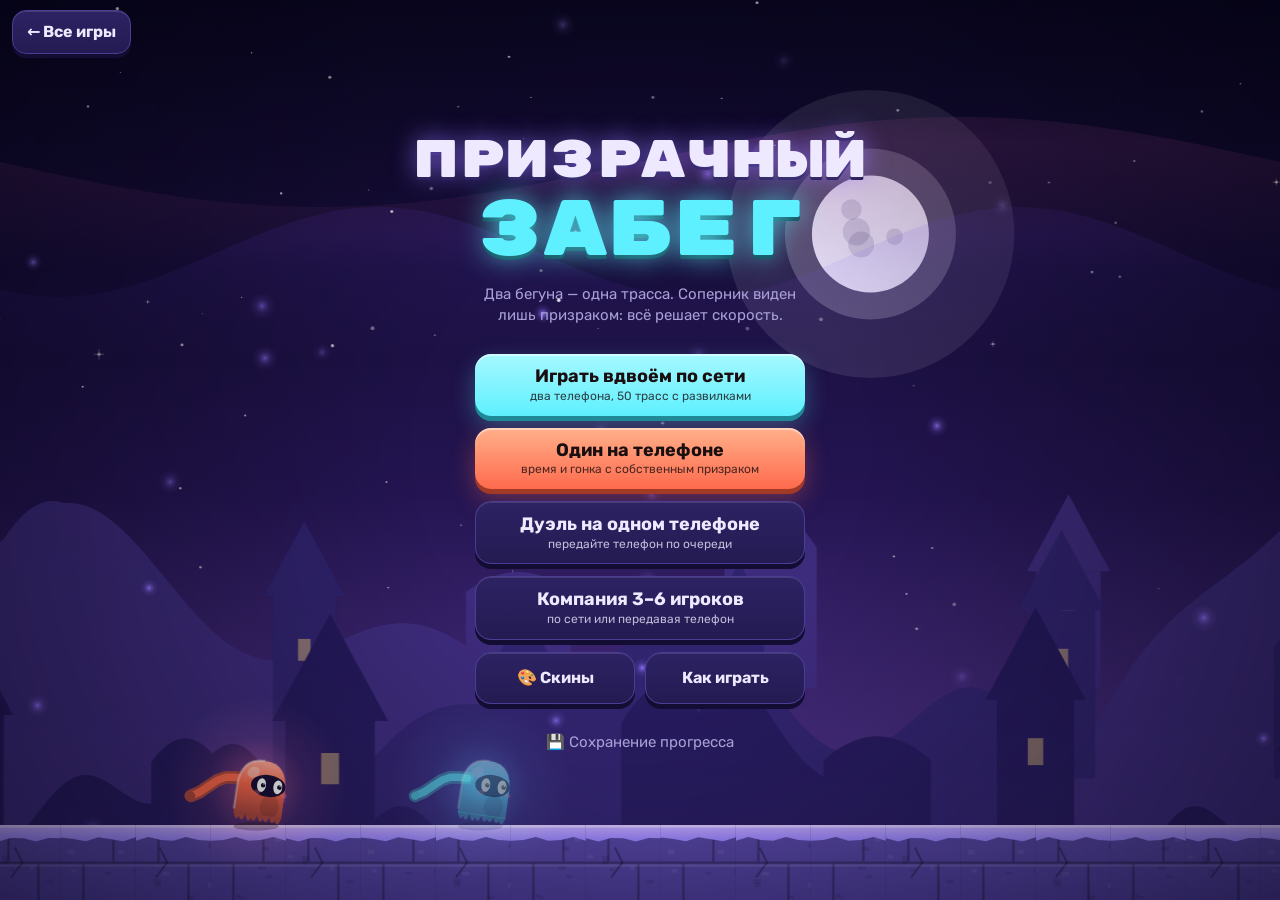
<file: games/zabeg/index.html>
<!doctype html>
<html lang="ru">
<head><script>/* opened directly: reopen inside the start page, which keeps the one connection for all games (?solo = without it) */try{if(window.top===window&&!/[?&]solo\b/.test(location.search)){var h=location.hash.replace(/^#/,'').replace(/^(\d{4})$/,'room=$1');location.replace(new URL('../',location.href).href+'#play=zabeg'+(h?'&'+h:''))}}catch(e){}</script><link rel="manifest" href="manifest.webmanifest"><link rel="apple-touch-icon" href="../../games/icons/zabeg-180.png">
<meta charset="utf-8">
<meta name="viewport" content="width=device-width,initial-scale=1,maximum-scale=1,user-scalable=no,viewport-fit=cover">
<meta name="apple-mobile-web-app-capable" content="yes">
<meta name="theme-color" content="#0d0b1f">
<title>Призрачный забег</title>
<link rel="stylesheet" href="../shared/fonts/fonts.css">
<style>
:root{--ink:#0d0b1f;--vio:#2a1f5c;--moon:#efe9ff;--p1:#ff6a4d;--p2:#5ef0ff;--gold:#ffd166;--mut:#a79fd6;--panel:rgba(24,17,64,.78);--line:#4a3d93;
--sat:var(--sa-top, env(safe-area-inset-top,0px));--sab:var(--sa-bottom, env(safe-area-inset-bottom,0px));--sal:var(--sa-left, env(safe-area-inset-left,0px));--sar:var(--sa-right, env(safe-area-inset-right,0px));
--disp:'Rubik Mono One',Impact,'Arial Black',sans-serif;--txt:'Rubik',system-ui,-apple-system,sans-serif;
--px:calc(var(--sal) + 16px);--py:calc(var(--sat) + 12px)}
*{box-sizing:border-box;-webkit-tap-highlight-color:transparent;-webkit-touch-callout:none;-webkit-user-select:none;user-select:none}
html,body{margin:0;height:100%;background:var(--ink);color:var(--moon);font-family:var(--txt);overflow:hidden;overscroll-behavior:none;position:fixed;width:100%}
canvas#cv{position:fixed;inset:0;width:100%;height:100%;display:block;touch-action:none;z-index:0}
#curtain{position:fixed;inset:0;background:#07051a;z-index:60;pointer-events:none;opacity:0}
.scr{position:fixed;inset:0;display:none;flex-direction:column;align-items:center;justify-content:center;padding:calc(var(--sat) + 12px) calc(var(--sar) + 16px) calc(var(--sab) + 12px) calc(var(--sal) + 16px);text-align:center;z-index:5}
.scr.on{display:flex;animation:scrIn .34s cubic-bezier(.2,.8,.2,1)}
@keyframes scrIn{from{opacity:0;transform:translateY(16px) scale(.985)}to{opacity:1;transform:none}}
.scr.scroll{justify-content:flex-start;overflow-y:auto;-webkit-overflow-scrolling:touch;touch-action:pan-y}
.scr.scroll>:first-child{margin-top:auto}.scr.scroll>:last-child{margin-bottom:auto}
h1{font-family:var(--disp);font-weight:400;margin:0;line-height:1;letter-spacing:-.5px;text-shadow:0 0 24px rgba(150,120,255,.7),0 3px 0 #1a1240}
h1 .a{display:block;font-size:min(10vw,54px);color:var(--moon)}
h1 .b{display:block;font-size:min(14vw,78px);color:var(--p2);text-shadow:0 0 28px rgba(94,240,255,.8),0 4px 0 #0a3a48;margin-top:4px}
.sub{color:var(--mut);margin:14px 0 22px;font-size:15px;max-width:320px;line-height:1.4}
.btn{font-family:var(--txt);font-weight:700;font-size:18px;color:#1a0f10;background:linear-gradient(#ffb08a,var(--p1));border:0;border-radius:16px;padding:12px 22px;min-height:58px;width:min(330px,100%);margin:6px 0;box-shadow:inset 0 2px 0 rgba(255,255,255,.45),0 5px 0 #a33a26,0 10px 24px rgba(255,106,77,.35);touch-action:manipulation;cursor:pointer;display:flex;flex-direction:column;align-items:center;justify-content:center;line-height:1.15;transition:transform .08s}
.btn:active{transform:translateY(3px);box-shadow:inset 0 2px 0 rgba(255,255,255,.45),0 2px 0 #a33a26}
.btn.g{background:linear-gradient(#a6f8ff,var(--p2));box-shadow:inset 0 2px 0 rgba(255,255,255,.5),0 5px 0 #1d8a99,0 10px 24px rgba(94,240,255,.3)}
.btn.g:active{box-shadow:inset 0 2px 0 rgba(255,255,255,.5),0 2px 0 #1d8a99}
.btn.d{background:linear-gradient(#2d2263,#241b52);color:var(--moon);box-shadow:inset 0 1px 0 rgba(255,255,255,.12),0 5px 0 #130d33;border:1px solid var(--line)}
.btn.d:active{box-shadow:0 2px 0 #130d33}
.btn small{display:block;font-weight:400;font-size:12px;opacity:.78;margin-top:3px}
a.lnk{color:var(--mut);text-decoration:none;margin-top:8px;padding:0 16px;min-height:48px;display:flex;align-items:center;justify-content:center;font-size:15px;touch-action:manipulation}
.top{width:100%;max-width:560px;display:flex;align-items:center;justify-content:space-between;gap:8px;flex:none}
.top h2{font-family:var(--txt);font-weight:700;font-size:19px;margin:0;flex:1;min-width:0;text-align:center}
.sq{width:48px;height:48px;border-radius:14px;background:linear-gradient(#2d2263,#241b52);border:1px solid var(--line);color:var(--moon);font-size:22px;display:flex;align-items:center;justify-content:center;touch-action:manipulation;font-family:var(--txt);padding:0;flex:none;cursor:pointer;box-shadow:0 3px 0 #130d33}
.sq:active{transform:translateY(2px);box-shadow:0 1px 0 #130d33}
#s-lv{justify-content:flex-start;padding-bottom:0}
#s-lv .top{margin-bottom:6px}
.lvwrap{flex:1;min-height:0;width:100%;overflow-y:auto;-webkit-overflow-scrolling:touch;touch-action:pan-y;padding-bottom:calc(var(--sab) + 14px)}
.bar{height:8px;border-radius:5px;background:rgba(255,255,255,.12);margin:2px auto 12px;max-width:560px;overflow:hidden}
.bar i{display:block;height:100%;width:0;background:linear-gradient(90deg,var(--p2),var(--gold));border-radius:5px;transition:width .5s}
.grid{display:grid;grid-template-columns:repeat(5,1fr);gap:8px;width:100%;max-width:560px;margin:0 auto}
@media (orientation:landscape){.grid{max-width:640px}}
@media (orientation:landscape) and (min-width:800px){.grid{grid-template-columns:repeat(10,1fr);max-width:none}}
.wh{grid-column:1/-1;display:flex;align-items:center;justify-content:space-between;text-align:left;font-weight:700;font-size:14px;padding:8px 4px 0;color:var(--moon);letter-spacing:.5px}
.wh i{font-style:normal;font-weight:400;color:var(--mut);font-size:12px}
.card{position:relative;border-radius:14px;padding:6px 3px 6px;min-height:76px;background:linear-gradient(#251b5c,#1b1442);border:1px solid #3b2f80;color:var(--moon);font-family:var(--txt);touch-action:manipulation;display:flex;flex-direction:column;align-items:center;justify-content:flex-start;padding-top:9px;overflow:hidden;cursor:pointer}
.card .n{font-family:var(--disp);font-size:19px;line-height:1}
.card .nm{font-size:11px;letter-spacing:-.2px;color:var(--mut);margin-top:4px;line-height:1.1;max-width:100%;overflow-wrap:break-word;hyphens:auto;-webkit-hyphens:auto}
.card .bt{font-size:11px;color:var(--gold);margin-top:2px;min-height:13px}
.card.lock{opacity:.42}.card.lock .n:after{content:' 🔒';font-size:12px}
.card.w0{border-color:#6a52c9}.card.w1{border-color:#4fb6cf}.card.w2{border-color:#e0704a}.card.w3{border-color:#ffd166}.card.w4{border-color:#59e6a2}.card.w5{border-color:#ff9ad0}.card.w6{border-color:#ff5a72}
.card.cur{box-shadow:0 0 0 2px var(--p2),0 0 18px rgba(94,240,255,.5)}
.card:active:not(.lock){transform:scale(.96)}
.pill{display:inline-block;padding:7px 13px;border-radius:99px;background:#241b52;border:1px solid var(--line);font-size:14px;margin:4px}
.pill.ok{border-color:#59e6a2;color:#59e6a2}
.big{font-family:var(--disp);font-size:min(8vw,38px);margin:6px 0;max-width:100%;overflow-wrap:anywhere;line-height:1.15}
.res{display:flex;gap:12px;margin:10px 0 12px;flex-wrap:wrap;justify-content:center}
.res>div{background:var(--panel);border:1px solid #3b2f80;border-radius:16px;padding:12px 16px;min-width:132px}
.res b{display:block;font-family:var(--disp);font-weight:400;font-size:24px;margin-top:4px}
.res span{font-size:13px;color:var(--mut)}
.btns{display:flex;flex-direction:column;align-items:center;width:100%}
.hlp{width:100%;max-width:520px;text-align:left}
.hlp h3{margin:16px 0 6px;font-size:16px;color:var(--p2)}
.hlp p,.hlp li{font-size:14px;line-height:1.45;color:#d8d2f4;margin:4px 0}
.hlp ul{margin:0;padding-left:20px}
.hlp .tip{background:var(--panel);border:1px solid var(--line);border-radius:14px;padding:12px 14px;margin:10px 0}
.hlp .btn{width:100%}
#hud{position:fixed;left:0;right:0;top:0;padding:calc(var(--sat) + 8px) calc(var(--sar) + 10px) 0 calc(var(--sal) + 10px);display:none;z-index:4;pointer-events:none;align-items:flex-start;justify-content:space-between;gap:8px}
#hud.on{display:flex}
#hud{background:linear-gradient(rgba(10,8,30,.62),rgba(10,8,30,0));padding-bottom:14px!important}
#hud .sq{pointer-events:auto;width:46px;height:46px;font-size:20px;background:rgba(36,27,82,.72)}
#hmid{flex:1;text-align:center;font-family:var(--disp);min-width:0}
#htime{font-size:26px;text-shadow:0 2px 0 #000a,0 0 14px rgba(0,0,0,.5)}
#hname{font-size:11px;color:var(--mut);font-family:var(--txt);letter-spacing:.5px;white-space:nowrap;overflow:hidden;text-overflow:ellipsis}
#ping{font:11px/1.2 var(--txt);opacity:.7;color:#cfc8ff;min-height:13px}
#track{position:relative;height:8px;border-radius:5px;background:rgba(255,255,255,.16);margin:5px auto 0;max-width:300px}
#track i{position:absolute;top:-3px;left:0;width:14px;height:14px;border-radius:50%;margin-left:-7px;border:2px solid #fff;will-change:transform}
#ctl{position:fixed;inset:0;display:none;z-index:3}
#ctl.on{display:block}
.zone{position:absolute;bottom:0;height:46%;touch-action:none}
#zl{left:0;width:50%}
#zr{right:0;width:50%}
.zone .vis{position:absolute;bottom:calc(var(--sab) + 16px);display:flex;align-items:center;justify-content:center;color:#fff;font-size:34px;opacity:.6;border-radius:50%;background:rgba(120,100,230,.24);border:2px solid rgba(190,170,255,.55);touch-action:none;transition:opacity .06s,transform .06s,background .06s;backdrop-filter:blur(2px);-webkit-backdrop-filter:blur(2px)}
.zone .vis.p{opacity:1;background:rgba(150,130,255,.55);transform:scale(.93)}
#vl{left:calc(var(--sal) + 14px);width:84px;height:84px}
#vr2{left:calc(var(--sal) + 14px + 96px);width:84px;height:84px}
#vj{right:calc(var(--sar) + 18px);width:112px;height:112px;font-size:20px;font-family:var(--disp);background:rgba(255,106,77,.26);border-color:rgba(255,160,130,.75)}
#vj.p{background:rgba(255,106,77,.7)}
@media (orientation:landscape){#zl{width:42%}#zr{width:42%}#vl,#vr2{width:76px;height:76px}#vr2{left:calc(var(--sal) + 14px + 88px)}#vj{width:100px;height:100px}}
#cd{position:fixed;inset:0;display:none;align-items:center;justify-content:center;z-index:4;pointer-events:none;font-family:var(--disp);font-size:min(30vw,150px);color:#fff;text-shadow:0 0 40px var(--p2),0 6px 0 #0006}
#cd.on{display:flex}
#cd.pop{animation:pop .5s cubic-bezier(.2,1.4,.4,1)}
@keyframes pop{from{transform:scale(1.7);opacity:0}to{transform:none;opacity:1}}
#ov{position:fixed;inset:0;z-index:30;background:rgba(8,6,24,.97);display:none;align-items:center;justify-content:center;flex-direction:column;text-align:center;padding:24px calc(var(--sar) + 24px) 24px calc(var(--sal) + 24px);font-size:18px}
#ov.on{display:flex}
#ov b{font-family:var(--txt);font-weight:700;font-size:21px;margin-bottom:10px;max-width:320px;line-height:1.3}
.dots:after{content:'';animation:d 1.2s steps(4) infinite}
@keyframes d{0%{content:''}25%{content:'.'}50%{content:'..'}75%{content:'...'}}
#hint{position:fixed;left:0;right:0;top:34%;text-align:center;z-index:4;pointer-events:none;display:none;font-size:15px;color:#fff;text-shadow:0 2px 6px #000;padding:0 calc(var(--sar) + 16px) 0 calc(var(--sal) + 16px)}
#s-title .tl,#s-title .tr{display:flex;flex-direction:column;align-items:center;width:100%}
/* ---- ландшафт и низкие экраны ---- */
@media (orientation:landscape) and (max-height:520px){
  .scr{padding-top:calc(var(--sat) + 8px);padding-bottom:calc(var(--sab) + 8px)}
  .btn{min-height:48px;padding:6px 18px;margin:4px 0;font-size:16px}
  .btn small{font-size:11px;margin-top:1px}
  .sub{margin:8px 0 10px;font-size:14px}
  .big{font-size:min(6vw,30px);margin:2px 0}
  .res{margin:4px 0 8px}.res>div{padding:6px 14px}.res b{font-size:20px;margin-top:2px}
  #s-title{display:none;flex-direction:row;align-items:center;justify-content:center;gap:4vw;text-align:left}
  #s-title.on{display:flex}
  #s-title .tl{flex:1 1 44%;display:flex;flex-direction:column;align-items:flex-start;min-width:0}
  #s-title .tr{flex:1 1 46%;display:flex;flex-direction:column;align-items:center;min-width:0;max-width:360px}
  #s-title h1 .a{font-size:min(5vw,32px)}#s-title h1 .b{font-size:min(8vw,50px)}
  #s-title .sub{display:none}
  #s-title .btn small{display:none}
  #s-title .btn{min-height:46px}
  #s-title a.lnk{margin-top:0;min-height:44px}
  #s-st-btns,.btns.row{flex-direction:row;flex-wrap:wrap;justify-content:center;gap:0 12px}
  .btns.row .btn{width:min(230px,44%)}
  #hud #htime{font-size:22px}
  .top h2{font-size:17px}
}
@media (max-width:360px){.card .nm{font-size:10.5px}.btn{font-size:17px}}
@media (prefers-reduced-motion:reduce){.scr.on{animation:none}}
@media (max-height:460px){.duo-ov{padding-top:max(8px,var(--sa-top, env(safe-area-inset-top)))!important;padding-bottom:max(8px,var(--sa-bottom, env(safe-area-inset-bottom)))!important}.duo-box{gap:6px!important}.duo-h{font-size:20px!important}.duo-btn{padding:6px 12px!important;min-height:44px!important}.duo-btn small{display:none}.duo-code{font-size:44px!important}}

.hrow{display:flex;gap:10px;width:min(330px,100%);margin:6px 0}.hrow .btn{flex:1;width:auto;min-width:0;margin:0;padding:8px 6px;min-height:52px;font-size:16px}
.skwrap{width:100%;max-width:640px;display:flex;flex-direction:column;align-items:center;gap:4px}
#sk-prev{width:100%;height:clamp(150px,26vh,230px);flex:none;pointer-events:none}
.skopts{width:100%;text-align:left}
.skopts h3{margin:10px 0 6px;font-size:14px;color:var(--p2);letter-spacing:.5px;font-weight:700}
.skrow{display:flex;flex-wrap:wrap;gap:8px}
.skb{min-width:64px;min-height:64px;border-radius:14px;background:linear-gradient(#251b5c,#1b1442);border:2px solid #3b2f80;color:var(--moon);font:500 11px var(--txt);display:flex;flex-direction:column;align-items:center;justify-content:flex-end;padding:2px 2px 4px;touch-action:manipulation;cursor:pointer;position:relative}
.skb canvas{width:48px;height:48px;display:block}
.skb.on{border-color:var(--p2);box-shadow:0 0 14px rgba(94,240,255,.5)}
.skc{width:46px;height:46px;border-radius:50%;border:3px solid rgba(255,255,255,.25);touch-action:manipulation;cursor:pointer;padding:0}
.skc.on{border-color:#fff;box-shadow:0 0 0 3px var(--p2),0 0 14px rgba(255,255,255,.5)}
.skt{min-height:46px;padding:0 14px;border-radius:23px;background:#241b52;border:2px solid #3b2f80;color:var(--moon);font:500 14px var(--txt);display:inline-flex;align-items:center;gap:8px;touch-action:manipulation;cursor:pointer}
.skt i{width:14px;height:14px;border-radius:50%;display:inline-block}
.skt.on{border-color:var(--p2);box-shadow:0 0 12px rgba(94,240,255,.45)}
@media (orientation:landscape) and (max-height:520px){
  .skwrap{flex-direction:row;align-items:center;gap:14px;max-width:760px}
  #sk-prev{width:34%;height:min(70vh,260px);flex:none}
  .skopts{flex:1;min-width:0}.skopts h3{margin:4px 0 4px}
  .skb{min-width:56px;min-height:58px}.skb canvas{width:40px;height:40px}.skc{width:44px;height:44px}.skt{min-height:44px}
  .hrow .btn{min-height:46px}
}

.hcount{display:flex;gap:10px;margin:0 0 10px}
.hcount button{width:56px;height:56px;border-radius:16px;font:700 22px var(--disp);background:linear-gradient(#2d2263,#241b52);border:2px solid var(--line);color:var(--moon);touch-action:manipulation;cursor:pointer}
.hcount button.on{border-color:var(--p2);color:var(--p2);box-shadow:0 0 14px rgba(94,240,255,.5)}
.hplist{width:100%;max-width:420px;display:flex;flex-direction:column;gap:8px;margin:0 0 6px}
.hp{display:flex;align-items:center;gap:10px;background:var(--panel);border:1px solid #3b2f80;border-radius:16px;padding:6px 10px}
.hp b{font:700 16px var(--disp);color:var(--mut);width:20px}
.hp .hpc{width:50px;height:50px;border-radius:12px;border:2px solid #3b2f80;background:#1b1442;padding:0;touch-action:manipulation;flex:none}
.hp .hpc canvas{width:44px;height:44px;display:block;margin:0 auto}
.hp input{flex:1;min-width:0;height:46px;border-radius:12px;border:1px solid #3b2f80;background:#150f38;color:var(--moon);font:500 17px var(--txt);padding:0 12px;-webkit-user-select:text;user-select:text}
#pass-prev{width:100%;height:clamp(130px,24vh,220px);pointer-events:none}
.rtab{width:100%;max-width:440px;margin:6px 0 10px;display:flex;flex-direction:column;gap:6px}
.rtab .rw{display:grid;grid-template-columns:30px 30px 1fr auto;align-items:center;gap:8px;background:var(--panel);border:1px solid #3b2f80;border-radius:14px;padding:8px 12px;text-align:left;min-height:46px}
.rtab .rw.me{border-color:var(--p2);box-shadow:0 0 12px rgba(94,240,255,.35)}
.rtab .rw.w{border-color:var(--gold)}
.rtab .pl{font:700 17px var(--disp);color:var(--gold);text-align:center}
.rtab .dt{width:24px;height:24px;border-radius:50%;border:2px solid rgba(255,255,255,.6)}
.rtab .nm{font:500 16px var(--txt);overflow:hidden;text-overflow:ellipsis;white-space:nowrap}
.rtab .tm{font:700 18px var(--disp);text-align:right}.rtab .tm small{display:block;font:400 11px var(--txt);color:var(--mut)}
.rtab .rw.off{opacity:.55}
@media (orientation:landscape) and (max-height:520px){.rtab{max-width:560px;display:grid;grid-template-columns:1fr 1fr;gap:5px 8px}.rtab .rw{padding:4px 10px;min-height:44px}.hplist{display:grid;grid-template-columns:1fr 1fr;max-width:560px}#pass-prev{height:clamp(90px,30vh,160px)}}
#track i.xd{width:11px;height:11px;top:-1.5px;margin-left:-5.5px;border:2px solid #fff}
a.allg{position:fixed;top:calc(var(--sa-top, env(safe-area-inset-top,0px)) + 10px);left:calc(var(--sa-left, env(safe-area-inset-left,0px)) + 12px);right:auto;bottom:auto;z-index:30;height:44px;min-height:44px;min-width:44px;width:auto;margin:0;padding:0 14px;display:inline-flex;align-items:center;justify-content:center;white-space:nowrap;text-decoration:none;font-size:16px;line-height:1;letter-spacing:0;text-transform:none;box-sizing:border-box;flex:none;opacity:1;-webkit-tap-highlight-color:transparent;touch-action:manipulation;cursor:pointer}a.allg{font-family:'Rubik',system-ui,sans-serif;font-weight:700;color:#efe9ff;background:linear-gradient(#2d2263,#241b52);border:1px solid #4a3d93;border-radius:14px;box-shadow:inset 0 1px 0 rgba(255,255,255,.12),0 4px 0 #130d33}a.allg:active{transform:translateY(3px);box-shadow:inset 0 1px 0 rgba(255,255,255,.12),0 1px 0 #130d33}
</style>
</head>
<body>
<canvas id="cv"></canvas>

<div id="hud">
  <button class="sq" id="bx" aria-label="Выход">✕</button>
  <div id="hmid"><div id="htime">0.00</div><div id="hname"></div><div id="ping"></div><div id="track"><i id="tp1"></i><i id="tp2"></i></div></div>
  <button class="sq" id="bm" aria-label="Звук">🔊</button>
</div>
<div id="ctl">
  <div class="zone" id="zl"><div class="vis" id="vl">◀</div><div class="vis" id="vr2">▶</div></div>
  <div class="zone" id="zr"><div class="vis" id="vj">ПРЫГ</div></div>
</div>
<div id="cd"></div>
<div id="hint"></div>

<div class="scr on" id="s-title">
  <div class="tl">
    <h1><span class="a">ПРИЗРАЧНЫЙ</span><span class="b">ЗАБЕГ</span></h1>
    <p class="sub">Два бегуна — одна трасса. Соперник виден лишь призраком: всё решает скорость.</p>
  </div>
  <div class="tr">
    <button class="btn g" id="t-on">Играть вдвоём по сети<small>два телефона, 50 трасс с развилками</small></button>
    <button class="btn" id="t-tt">Один на телефоне<small>время и гонка с собственным призраком</small></button>
    <button class="btn d" id="t-du">Дуэль на одном телефоне<small>передайте телефон по очереди</small></button>
    <button class="btn d" id="t-co">Компания 3–6 игроков<small>по сети или передавая телефон</small></button>
    <div class="hrow"><button class="btn d" id="t-sk">🎨 Скины</button><button class="btn d" id="t-help">Как играть</button></div>
    <a class="lnk" href="../#save">💾 Сохранение прогресса</a>
    <a class="allg" href="../">← Все игры</a>
  </div>
</div>

<div class="scr" id="s-lv">
  <div class="top"><button class="sq" id="l-back" aria-label="Назад">←</button><h2 id="l-ttl">Трассы</h2><button class="sq" id="l-mute" aria-label="Звук">🔊</button></div>
  <div id="l-info" class="sub" style="margin:0 0 6px;font-size:13px"></div>
  <div class="bar"><i id="l-bar"></i></div>
  <div class="lvwrap"><div class="grid" id="l-grid"></div></div>
</div>

<div class="scr scroll" id="s-stage">
  <div class="sub" id="g-n" style="margin:0 0 4px">Трасса</div>
  <div class="big" id="g-nm"></div>
  <div id="g-pl"></div>
  <p class="sub" id="g-w" style="margin:12px 0">Нажмите «Готов» — когда готовы оба, начнётся отсчёт.</p>
  <div class="btns row" id="s-st-btns"><button class="btn" id="g-go">Готов!</button>
  <button class="btn d" id="g-back">К трассам</button></div>
</div>

<div class="scr scroll" id="s-res">
  <div class="sub" id="r-n" style="margin:0"></div>
  <div class="big" id="r-h"></div>
  <div class="res" id="r-t"></div>
  <div class="rtab" id="r-tab" style="display:none"></div>
  <p class="sub" id="r-s" style="margin:0 0 10px"></p>
  <div class="btns row"><button class="btn" id="r-again">Ещё раз</button>
  <button class="btn g" id="r-next">Следующая трасса</button>
  <button class="btn d" id="r-lv">К трассам</button></div>
</div>

<div class="scr scroll" id="s-co">
  <div class="top"><button class="sq" id="co-back" aria-label="Назад">←</button><h2>Компания 3–6</h2><span class="sq" style="visibility:hidden"></span></div>
  <p class="sub">Три–шесть бегунов на одной трассе. Каждый виден остальным призраком со своим скином и именем.</p>
  <div class="btns"><button class="btn g" id="co-net">По сети<small>каждый на своём телефоне</small></button>
  <button class="btn" id="co-hot">На одном телефоне<small>бегут по очереди, каждый — против призраков всех предыдущих</small></button></div>
</div>

<div class="scr scroll" id="s-hot">
  <div class="top"><button class="sq" id="hot-back" aria-label="Назад">←</button><h2>Игроки</h2><span class="sq" style="visibility:hidden"></span></div>
  <p class="sub" style="margin:8px 0">Сколько человек играет?</p>
  <div class="hcount" id="hot-n"></div>
  <div class="hplist" id="hot-list"></div>
  <p class="sub" style="margin:4px 0 8px;font-size:13px">Нажмите на значок, чтобы сменить цвет. Порядок бега — сверху вниз.</p>
  <button class="btn g" id="hot-go">Выбрать трассу</button>
</div>

<div class="scr" id="s-pass">
  <div class="sub" id="pass-t" style="margin:0 0 2px"></div>
  <div id="pass-prev"></div>
  <div class="big" id="pass-n" style="margin:0"></div>
  <p class="sub" id="pass-h" style="margin:8px 0 12px"></p>
  <button class="btn g" id="pass-go">Готов — старт!</button>
  <button class="btn d" id="pass-back" style="min-height:48px">К трассам</button>
</div>

<div class="scr scroll" id="s-skin">
  <div class="top"><button class="sq" id="sk-back" aria-label="Назад">←</button><h2>Скины</h2><span class="sq" style="visibility:hidden"></span></div>
  <div class="skwrap">
    <div id="sk-prev"></div>
    <div class="skopts">
      <h3>Силуэт</h3><div class="skrow" id="sk-sh"></div>
      <h3>Цвет</h3><div class="skrow" id="sk-col"></div>
      <h3>Шлейф</h3><div class="skrow" id="sk-tr"></div>
    </div>
  </div>
</div>

<div class="scr scroll" id="s-help">
  <div class="top"><button class="sq" id="h-back" aria-label="Назад">←</button><h2>Как играть</h2><span class="sq" style="visibility:hidden"></span></div>
  <div class="hlp">
    <h3>Управление</h3>
    <ul><li>◀ ▶ слева — бег, ПРЫГ справа — прыжок (можно двумя пальцами сразу).</li>
    <li>У стены прыгайте ещё раз — отскок от стены.</li>
    <li>Золотой шар — ещё один прыжок в воздухе. Флажок — точка возврата.</li>
    <li>Серые плиты осыпаются — не стойте на них долго. Ленты сносят вбок. Шипы на потолке — прыгайте ниже (отпустите ПРЫГ раньше).</li>
    <li>Шипы и пилы — начало с последнего флажка. Клавиатура: стрелки/A D и пробел.</li></ul>
    <h3>Режимы</h3>
    <ul><li>Вдвоём по сети — оба бегут одновременно, соперник виден призраком.</li>
    <li>Один на телефоне — на время, с призраком вашего рекорда.</li>
    <li>Дуэль — по очереди, второй гонится за записью первого.</li></ul>
    <h3>Настройки</h3>
    <button class="btn d" id="h-snd">Звук: вкл</button>
    <button class="btn d" id="h-fx">Эффекты: полные</button>
    <div class="tip"><b>Для 120 Гц на iPhone:</b> Настройки → Приложения → Safari → Дополнения → Feature Flags → выключить «Prefer Page Rendering Updates near 60fps».</div>
    <p id="h-info" style="color:var(--mut);font-size:12px"></p>
  </div>
</div>

<div id="ov"><b id="ov-t">Партнёр отключился, ждём…</b><div class="dots"></div></div>
<div id="curtain"></div>

<script src="../shared/duo.js"></script>
<script src="../shared/party.js"></script>
<script>
// ===== ЯДРО: физика, строитель трасс, 20 уровней (используется и игрой, и проверкой) =====
const DT = 1 / 60;
const PW = 0.3, PH = 0.85;
const RUN = 8, ACC_G = 110, ACC_A = 60, FRIC = 130, GRAV = 55, MAXF = 20, JV = 19, WJV = 17.5, WJX = 8, AJV = 17.5, SLIDE = 4.5, CONV = 4;
const CF = 24, CR = 150, ORB_CD = 110, DEAD_F = 32;
const SPV = 27, ICE_A = 30, ICE_F = 12, LIFTCAP = 7; // пружина, лёд, потолок скорости подъёма в потоке

function Bld(H, f0) {
  this.H = H; this.f = f0; this.x = 0; this.cells = []; this.saws = []; this.pl = []; this.winds = []; this.hzs = []; this.maxx = 0;
  for (let y = 0; y < H; y++) this.cells.push(new Array(500).fill('.'));
}
Bld.prototype = {
  set(x, y, c) { if (y >= 0 && y < this.H) { this.cells[y][x] = c; if (x + 1 > this.maxx) this.maxx = x + 1; } },
  rect(x, y, w, h, c) { for (let j = 0; j < h; j++) for (let i = 0; i < w; i++) this.set(x + i, y + j, c); },
  run(n) { const s = this.x; this.rect(s, this.f, n, this.H - this.f, '#'); this.x += n; return s; },
  gap(n) { this.x += n; this.maxx = Math.max(this.maxx, this.x); },
  up(d) { this.f -= d; }, down(d) { this.f += d; },
  spk(n) { const s = this.run(n); for (let i = 0; i < n; i++) this.set(s + i, this.f - 1, '^'); return s; },
  stairs(k, dh, w) { for (let i = 0; i < k; i++) { this.f -= dh; this.run(w); } },
  stairsDown(k, dh, w) { for (let i = 0; i < k; i++) { this.f += dh; this.run(w); } },
  crumb(n) { for (let i = 0; i < n; i++) this.set(this.x + i, this.f, 'c'); this.x += n; this.maxx = Math.max(this.maxx, this.x); },
  conv(n, dir) { const s = this.x; this.rect(s, this.f, n, 1, dir > 0 ? '>' : '<'); this.rect(s, this.f + 1, n, this.H - this.f - 1, '#'); this.x += n; return s; },
  plat(x, y, w, c) { this.rect(x, y, w, 1, c || '#'); },
  orb(x, y) { this.set(x, y, 'o'); },
  saw(x, y, ax, ay, per, ph) { this.saws.push({ x, y, ax: ax || 0, ay: ay || 0, per: per || 2, ph: ph || 0 }); },
  cp() { this.set(this.x - 1, this.f - 1, 'K'); },
  // движущаяся платформа: левый край x, верх y (центр хода), ширина w, размах ax/ay (тайлы), период per (кадры)
  mover(x, y, w, ax, ay, per, ph) { this.pl.push({ x, y, w, ax: ax || 0, ay: ay || 0, per: per || 240, ph: ph || 0 }); },
  // поток: прямоугольник (x,y,w,h), wx — снос по горизонтали (тайл/с), wy<0 — подъём (вентилятор снизу)
  wind(x, y, w, h, wx, wy) { this.winds.push({ x, y, w, h, wx: wx || 0, wy: wy || 0 }); },
  // k: 'laser' | 'flame' | 'crush'. laser/flame: прямоугольник x,y,w,h, вкл. on кадров из per (в конце цикла), warn кадров предупреждения.
  // crush: блок w×bh, верх в покое y, ход dy вниз, цикл per.
  haz(k, x, y, w, h, per, on, ph, warn, dy) { this.hzs.push({ k, x, y, w, h, per, on: on || 0, ph: ph || 0, warn: warn == null ? 30 : warn, dy: dy || 0 }); },
  rotor(cx, cy, r, n, per, dir, ph) { for (let i = 0; i < n; i++) this.saws.push({ x: cx, y: cy, ax: 0, ay: 0, per, ph: (ph || 0) + i / n, r, dir: dir || 1 }); },
  shaft(h, gap) {
    const x0 = this.x, f = this.f, H = this.H;
    this.rect(x0, f, 5, H - f, '#');
    this.rect(x0, f - h, 1, h - (gap || 1), '#'); // gap: просвет под столбом (по умолчанию 1; ур.48 — 3)
    this.rect(x0 + 4, f - h, 5, H - (f - h), '#');
    this.x = x0 + 9; this.f = f - h; this.maxx = Math.max(this.maxx, this.x);
    return x0;
  },
  finish() {
    this.run(3);
    const s = this.run(2);
    for (let i = 0; i < 3; i++) this.set(s, this.f - 1 - i, 'F');
    this.run(5);
  },
  finishLevel(name, world) { this.finish(); return this.build(name, world); },
  build(name, world) {
    const W = this.maxx, H = this.H, rows = [];
    for (let y = 0; y < H; y++) rows.push(this.cells[y].slice(0, W).join(''));
    return makeLevel(rows, this.saws, name, world, { pl: this.pl, winds: this.winds, haz: this.hzs });
  },
};

function makeLevel(rows, saws, name, world, ex) {
  ex = ex || {};
  const H = rows.length, W = rows[0].length;
  const t = new Uint8Array(W * H), ci = new Int16Array(W * H).fill(-1);
  const crumbs = [], orbs = [], cps = [];
  let start = { x: 2.5, y: 0 }, finX = W;
  for (let y = 0; y < H; y++) for (let x = 0; x < W; x++) {
    const ch = rows[y][x]; t[y * W + x] = ch.charCodeAt(0);
    if (ch === 'c') { ci[y * W + x] = crumbs.length; crumbs.push([x, y]); }
    if (ch === 'o') orbs.push([x, y]);
    if (ch === 'K') cps.push([x, y]);
    if (ch === 'F' && x < finX) finX = x;
  }
  // старт: колонка 2, ставим на пол
  for (let y = 0; y < H; y++) if (rows[y][2] === '#') { start = { x: 2.5, y }; break; }
  return { name, world, W, H, rows, t, ci, crumbs, orbs, cps, saws, start, finX, pl: ex.pl || [], winds: ex.winds || [], haz: ex.haz || [], timed: !!(saws.length || (ex.pl && ex.pl.length) || (ex.haz && ex.haz.length)) };
}

function initState(L, fx) {
  return {
    x: L.start.x, y: L.start.y, vx: 0, vy: 0, gr: true, coy: 0, buf: 0, wd: 0, wdl: 1, wcoy: 0, wlock: 0, aj: 0, jmp: false, jh: false,
    face: 1, conv: 0, ct: new Array(L.crumbs.length).fill(0), oc: new Array(L.orbs.length).fill(0),
    cpx: L.start.x, cpy: L.start.y, pl: -1, ice: 0, t: 0, dead: 0, deaths: 0, won: 0, fx: !!fx, ev: [],
  };
}
function cloneState(S) { const c = Object.assign({}, S); c.ct = S.ct.slice(); c.oc = S.oc.slice(); c.ev = []; return c; }

function solidAt(L, S, cx, cy) {
  if (cx < 0 || cx >= L.W) return true;
  if (cy < 0) return true; // потолок мира: за верхний край карты не вылезти
  if (cy >= L.H) return false;
  const c = L.t[cy * L.W + cx];
  if (c === 35 || c === 62 || c === 60 || c === 83 || c === 73) return true;
  if (c === 99) return S.ct[L.ci[cy * L.W + cx]] <= CF;
  return false;
}
function sawPos(s, t) {
  if (s.r) { const g = ((s.ph || 0) + t / (s.per * 60)) * 2 * Math.PI * (s.dir || 1); return [s.x + s.r * Math.cos(g), s.y + s.r * Math.sin(g)]; }
  const a = Math.sin(((s.ph || 0) + t / (s.per * 60)) * 2 * Math.PI);
  return [s.x + s.ax * a, s.y + s.ay * a];
}
// платформа в момент t -> PXX, PYY (левый край, верх)
let PXX = 0, PYY = 0;
function platXY(p, t) { const a = Math.sin((p.ph + t / p.per) * 2 * Math.PI); PXX = p.x + p.ax * a; PYY = p.y + p.ay * a; }
function oneAt(L, cx, cy) { return cx >= 0 && cx < L.W && cy >= 0 && cy < L.H && L.t[cy * L.W + cx] === 45; }
// опасная зона: заполняет HZ[0..3] = x0,y0,x1,y1; возвращает false, если сейчас безопасно. Для пресса блок всегда «есть».
const HZ = [0, 0, 0, 0];
function crushY(h, t) { // смещение пресса вниз (тайлы) в момент t
  const u = (t + h.ph) % h.per, hold = h.on, rise = 30, slam = 6, warn = h.warn, st = h.per - warn - slam - hold - rise;
  if (u < st + warn) return 0;
  if (u < st + warn + slam) { const k = (u - st - warn + 1) / slam; return h.dy * k * k; }
  if (u < st + warn + slam + hold) return h.dy;
  return h.dy * (1 - (u - st - warn - slam - hold) / rise);
}
function hazOn(h, t) { return ((t + h.ph) % h.per) >= h.per - h.on; }
function hazWarn(h, t) { const u = (t + h.ph) % h.per; return u >= h.per - h.on - h.warn && u < h.per - h.on; }
function hazRect(h, t) {
  if (h.k === 'crush') { const y = h.y + crushY(h, t); HZ[0] = h.x; HZ[1] = y; HZ[2] = h.x + h.w; HZ[3] = y + h.h; return true; }
  if (!hazOn(h, t)) return false;
  HZ[0] = h.x; HZ[1] = h.y; HZ[2] = h.x + h.w; HZ[3] = h.y + h.h; return true;
}
function approach(v, tg, d) { return v < tg ? Math.min(tg, v + d) : Math.max(tg, v - d); }

let MRG = 0; // запас на опасности (в проверке > 0)
function setMargin(m) { MRG = m; }
let PWX = PW, PHX = PH; // габарит для стен/потолка (в проверке раздут на запас)
function setHB(dw, dh) { PWX = PW + dw / 2; PHX = PH + dh; }

function respawn(L, S) {
  S.x = S.cpx; S.y = S.cpy; S.vx = S.vy = 0; S.gr = true; S.pl = -1; S.ice = 0; S.coy = S.buf = S.wcoy = S.wlock = 0; S.wd = 0; S.aj = 0; S.jmp = false; S.dead = 0;
}

// inp: бит1 влево, бит2 вправо, бит4 прыжок (удержание)
function step(L, S, inp) {
  if (S.won) return;
  S.t++;
  const t = S.t;
  if (S.dead > 0) { S.dead--; if (S.dead === 0) respawn(L, S); return; }
  const dir = ((inp & 2) ? 1 : 0) - ((inp & 1) ? 1 : 0), jd = !!(inp & 4);
  // осыпающиеся плитки
  for (let i = 0; i < S.ct.length; i++) {
    let c = S.ct[i];
    if (c > 0) {
      if (c >= CF + CR) {
        const [cx, cy] = L.crumbs[i];
        if (!(S.x + PW > cx && S.x - PW < cx + 1 && S.y > cy && S.y - PH < cy + 1)) c = 0;
      } else c++;
      S.ct[i] = c;
    }
  }
  for (let i = 0; i < S.oc.length; i++) if (S.oc[i] > 0) S.oc[i]--;
  // платформа несёт стоящего на ней
  if (S.pl >= 0) { const p = L.pl[S.pl]; platXY(p, t - 1); const ox_ = PXX; platXY(p, t); S.x += PXX - ox_; S.y = PYY; }
  // потоки: wx — снос, wy — подъём
  let wsx = 0, wsy = 0;
  for (let i = 0; i < L.winds.length; i++) { const z = L.winds[i], cxp = S.x, cyp = S.y - PH / 2; if (cxp > z.x && cxp < z.x + z.w && cyp > z.y && cyp < z.y + z.h) { wsx += z.wx; wsy += z.wy; } }
  const press = jd && !S.jh; S.jh = jd;
  S.buf = press ? 6 : Math.max(0, S.buf - 1);
  S.coy = S.gr ? 6 : Math.max(0, S.coy - 1);
  if (S.wd) { S.wcoy = 6; S.wdl = S.wd; } else S.wcoy = Math.max(0, S.wcoy - 1);
  if (S.wlock > 0) S.wlock--;
  if (S.wlock === 0) {
    let a = dir === 0 ? (S.gr && S.ice ? ICE_F : FRIC) : (S.gr ? (S.ice ? ICE_A : ACC_G) : ACC_A);
    S.vx = approach(S.vx, dir * RUN, a * DT);
  }
  if (dir) S.face = dir;
  // прыжки
  if (S.buf > 0) {
    if (S.coy > 0) { S.vy = -JV; S.jmp = true; S.buf = 0; S.coy = 0; S.gr = false; if (S.fx) S.ev.push('jump'); }
    else if (S.wcoy > 0) { S.vy = -WJV; S.vx = -S.wdl * WJX; S.wlock = 7; S.jmp = true; S.buf = 0; S.wcoy = 0; S.face = -S.wdl; if (S.fx) S.ev.push('wall'); }
    else if (S.aj > 0) { S.aj = 0; S.vy = -AJV; S.jmp = true; S.buf = 0; if (S.fx) S.ev.push('air'); }
  }
  if (S.jmp && !jd) { if (S.vy < -6) S.vy = -6; S.jmp = false; }
  if (S.vy >= 0) S.jmp = false;
  S.vy = Math.min(MAXF, S.vy + GRAV * DT);
  if (wsy < 0 && S.vy > -LIFTCAP) S.vy = Math.max(-LIFTCAP, S.vy + wsy * DT);
  if (S.wd && !S.gr && S.vy > SLIDE && dir !== -S.wd) S.vy = SLIDE;
  // движение по X
  const dx = (S.vx + (S.gr ? S.conv : 0) + wsx) * DT;
  let nx = S.x + dx;
  const r0 = Math.floor(S.y - PHX + 0.001), r1 = Math.floor(S.y - 0.001);
  if (dx > 0) {
    const cx = Math.floor(nx + PWX);
    for (let r = r0; r <= r1; r++) if (solidAt(L, S, cx, r)) { nx = cx - PWX - 0.0005; S.vx = 0; break; }
  } else if (dx < 0) {
    const cx = Math.floor(nx - PWX);
    for (let r = r0; r <= r1; r++) if (solidAt(L, S, cx, r)) { nx = cx + 1 + PWX + 0.0005; S.vx = 0; break; }
  }
  S.x = nx;
  // движение по Y
  const dy = S.vy * DT;
  let ny = S.y + dy;
  const c0 = Math.floor(S.x - PW + 0.001), c1 = Math.floor(S.x + PW - 0.001);
  let landed = false;
  if (dy > 0) {
    const row = Math.floor(ny);
    for (let c = c0; c <= c1; c++) if ((solidAt(L, S, c, row) || oneAt(L, c, row)) && S.y <= row + 0.01) { ny = row; S.vy = 0; landed = true; break; }
    if (!landed) for (let i = 0; i < L.pl.length; i++) {
      const p = L.pl[i]; platXY(p, t - 1); const yp = PYY; platXY(p, t);
      if (S.x + PW - 0.001 > PXX && S.x - PW + 0.001 < PXX + p.w && S.y <= Math.max(yp, PYY) + 0.02 && ny >= PYY) { ny = PYY; S.vy = 0; landed = true; break; }
    }
  } else if (dy < 0) {
    const row = Math.floor(ny - PHX), cc0 = Math.floor(S.x - PWX + 0.001), cc1 = Math.floor(S.x + PWX - 0.001);
    for (let c = cc0; c <= cc1; c++) if (solidAt(L, S, c, row)) { ny = row + 1 + PHX + 0.0005; S.vy = 0; S.jmp = false; break; }
  }
  S.y = ny;
  // земля
  const was = S.gr;
  let gr = false, cv = 0, ice = 0, spr = false, pl = -1;
  if (S.vy >= 0) {
    const row = Math.floor(S.y + 0.02);
    for (let c = c0; c <= c1; c++) if (solidAt(L, S, c, row) || (S.y <= row + 0.03 && oneAt(L, c, row))) {
      gr = true;
      const ch = L.t[row * L.W + c];
      if (ch === 62) cv = CONV; else if (ch === 60) cv = -CONV; else if (ch === 73) ice = 1; else if (ch === 83) spr = true;
      if (ch === 99) { const i = L.ci[row * L.W + c]; if (S.ct[i] === 0) S.ct[i] = 1; }
    }
    if (!gr) for (let i = 0; i < L.pl.length; i++) {
      const p = L.pl[i]; platXY(p, t);
      if (S.x + PW - 0.001 > PXX && S.x - PW + 0.001 < PXX + p.w && Math.abs(S.y - PYY) < 0.03) { gr = true; pl = i; break; }
    }
  }
  S.pl = pl; S.ice = ice;
  if (spr) { S.vy = -SPV; gr = false; S.jmp = false; S.pl = -1; if (S.fx) S.ev.push('spring'); }
  S.gr = gr; S.conv = gr ? cv : 0;
  if (gr && !was) { S.aj = 0; if (S.fx) S.ev.push('land'); }
  // стена
  S.wd = 0;
  if (!gr) {
    const q0 = Math.floor(S.y - PH + 0.1), q1 = Math.floor(S.y - 0.1);
    const lc = Math.floor(S.x - PWX - 0.05), rc = Math.floor(S.x + PWX + 0.05);
    for (let r = q0; r <= q1; r++) {
      if (solidAt(L, S, rc, r)) { S.wd = 1; break; }
      if (solidAt(L, S, lc, r)) { S.wd = -1; break; }
    }
  }
  // опасности и объекты
  const bx0 = S.x - PW + 0.06, bx1 = S.x + PW - 0.06, by0 = S.y - PH + 0.06, by1 = S.y - 0.06;
  let die = S.y > L.H + 1.5;
  const x0 = Math.floor(S.x - PW), x1 = Math.floor(S.x + PW), y0 = Math.floor(S.y - PH), y1 = Math.floor(S.y - 0.01);
  for (let cy = y0; cy <= y1 && !die; cy++) for (let cx = x0; cx <= x1; cx++) {
    if (cx < 0 || cx >= L.W || cy < 0 || cy >= L.H) continue;
    const ch = L.t[cy * L.W + cx];
    if (ch === 94) { if (bx1 > cx + 0.2 - MRG && bx0 < cx + 0.8 + MRG && by1 > cy + 0.5 - MRG && by0 < cy + 1 + MRG) { die = true; break; } }
    else if (ch === 118) { if (bx1 > cx + 0.2 - MRG && bx0 < cx + 0.8 + MRG && by1 > cy - MRG && by0 < cy + 0.5 + MRG) { die = true; break; } }
    else if (ch === 75) { S.cpx = cx + 0.5; S.cpy = cy + 1; }
    else if (ch === 70) { S.won = t; if (S.fx) S.ev.push('win'); return; }
  }
  if (!die) for (let i = 0; i < L.saws.length; i++) {
    const s = L.saws[i], p = sawPos(s, t), rr = 0.42 + MRG;
    const qx = Math.max(bx0, Math.min(p[0], bx1)), qy = Math.max(by0, Math.min(p[1], by1));
    if ((qx - p[0]) * (qx - p[0]) + (qy - p[1]) * (qy - p[1]) < rr * rr) { die = true; break; }
  }
  if (!die) for (let i = 0; i < L.haz.length; i++) {
    if (!hazRect(L.haz[i], t)) continue;
    if (bx1 > HZ[0] - MRG && bx0 < HZ[2] + MRG && by1 > HZ[1] - MRG && by0 < HZ[3] + MRG) { die = true; break; }
  }
  if (!die) for (let i = 0; i < L.orbs.length; i++) if (S.oc[i] === 0) {
    const o = L.orbs[i], ddx = S.x - (o[0] + 0.5), ddy = S.y - PH / 2 - (o[1] + 0.5);
    if (ddx * ddx + ddy * ddy < 0.7 * 0.7) { S.aj = 1; S.oc[i] = ORB_CD; if (S.fx) S.ev.push('orb'); }
  }
  if (die) { S.dead = DEAD_F; S.deaths++; S.vx = S.vy = 0; if (S.fx) S.ev.push('die'); }
}


if (typeof module !== 'undefined') module.exports = { Bld, makeLevel, initState, cloneState, step, setMargin, setHB, sawPos, platXY, hazRect, hazOn, hazWarn, crushY, PW, PH, CF, get PXX() { return PXX; }, get PYY() { return PYY; }, HZ };

// ===== УРОВНИ: библиотека сегментов + 50 трасс =====
// Каждый сегмент начинается и заканчивается на плоском полу одного уровня f; между сегментами — плоский стык ≥3 тайла.
// Трасса = цепочка сегментов, поэтому проходима по построению; каждый сегмент проверен отдельно (segcheck.js) на самых трудных параметрах d=3.
if (typeof module !== 'undefined') { var _C = require('./core.js'); var Bld = _C.Bld, makeLevel = _C.makeLevel; }
const SEGH = 36, SEGF = 22;
const SEG = {}, DEEP = {};
function spring(b) { b.rect(b.x, b.f, 1, b.H - b.f, '#'); b.set(b.x, b.f, 'S'); b.x++; }
function ice(b, n) { b.rect(b.x, b.f, n, 1, 'I'); b.rect(b.x, b.f + 1, n, b.H - b.f - 1, '#'); b.x += n; }
function ow(b, x, r, w) { b.rect(x, r, w, 1, '-'); }
function P(b, x, r, w, c) { b.rect(x, r, w, 1, c || '#'); b.maxx = Math.max(b.maxx, x + w); }
const pick = (d, a) => a[Math.min(a.length, d) - 1];

// ---------- обычные участки по земле ----------
SEG.gaps = (b, d) => { const G = pick(d, [[3, 3], [4, 3, 4], [4, 4, 4, 4]]), Ln = pick(d, [3, 3, 2]); for (const g of G) { b.gap(g); b.run(Ln); } };
SEG.stairs = (b, d) => { const K = pick(d, [2, 3, 3]), Hh = pick(d, [1, 2, 2]), W = pick(d, [4, 3, 2]); b.stairs(K, Hh, W); b.run(3); b.stairsDown(K, Hh, W); };
SEG.spikes = (b, d) => { if (d === 1) { b.spk(2); b.run(3); } else if (d === 2) { b.spk(3); b.run(3); b.spk(3); b.run(2); } else { b.spk(3); b.run(2); b.spk(3); b.run(2); b.spk(3); b.run(2); } };
SEG.crumb = (b, d) => { if (d === 1) b.crumb(8); else if (d === 2) { b.crumb(5); b.gap(2); b.crumb(5); } else { b.crumb(4); b.gap(3); b.crumb(4); b.gap(2); b.crumb(4); } b.run(2); };
SEG.conv = (b, d) => { if (d === 1) { b.conv(8, 1); b.run(2); } else if (d === 2) { b.conv(6, -1); b.spk(2); b.conv(6, -1); b.run(2); } else { b.conv(8, -1); b.gap(3); b.conv(5, -1); b.spk(2); b.conv(5, -1); b.run(2); } };
SEG.saws = (b, d) => {
  const x = b.x;
  if (d === 1) { b.run(10); b.saw(x + 5, b.f - 2.2, 0, 1.2, 2.4, 0); }
  else if (d === 2) { b.run(12); b.saw(x + 4, b.f - 2, 0, 1.4, 2, 0); b.saw(x + 8, b.f - 2, 0, 1.4, 2, 0.5); }
  else { b.run(15); b.saw(x + 3, b.f - 2, 0, 1.6, 1.8, 0); b.saw(x + 7, b.f - 2, 0, 1.6, 1.8, 0.5); b.saw(x + 11, b.f - 2, 0, 1.6, 1.8, 0); }
};
SEG.sawh = (b, d) => { const x = b.x; b.run(13); b.saw(x + 6, b.f - 1.5, pick(d, [3, 4, 5]), 0, pick(d, [3, 2.6, 2.2]), 0); if (d >= 2) b.saw(x + 6, b.f - 3.2, pick(d, [3, 4, 5]), 0, 2.6, 0.5); };
SEG.orbgap = (b, d) => { const x = b.x; if (d === 1) { b.gap(8); b.orb(x + 4, b.f - 4); } else if (d === 2) { b.gap(11); b.orb(x + 3, b.f - 3); b.orb(x + 8, b.f - 4); } else { b.gap(12); b.orb(x + 3, b.f - 3); b.orb(x + 9, b.f - 4); } b.run(4); };
SEG.spkorb = (b, d) => { const x = b.x, n = pick(d, [9, 11, 12]); b.spk(n); b.orb(x + 3, b.f - 4); b.orb(x + n - 4, b.f - 4); b.run(3); };
SEG.lava = (b, d) => { const x = b.x, n = pick(d, [11, 14, 15]); b.run(n); for (let i = 3; i < n - 2; i += pick(d, [5, 4, 4])) b.set(x + i, b.f - 3, 'v'); b.set(x + 5, b.f - 1, '^'); if (d >= 2) b.set(x + 9, b.f - 1, '^'); if (d >= 3) b.set(x + 12, b.f - 1, '^'); };
SEG.headwind = (b, d) => { const x = b.x, wx = pick(d, [-2, -3, -2.5]); b.wind(x, b.f - 5, 18, 7, wx, 0); b.run(5); b.gap(3); b.run(pick(d, [5, 4, 4])); if (d >= 2) { b.spk(2); b.run(3); } if (d >= 3) { b.gap(3); b.run(4); } b.winds[b.winds.length - 1].w = b.x - x; };
SEG.tailwind = (b, d) => { const x = b.x; b.wind(x, b.f - 5, 24, 7, 3, 0); b.run(4); b.gap(pick(d, [5, 6, 5])); b.run(pick(d, [7, 8, 4])); if (d >= 3) { b.gap(5); b.run(8); } b.winds[b.winds.length - 1].w = b.x - x; };
SEG.ice = (b, d) => { if (d === 1) { ice(b, 8); b.run(3); } else if (d === 2) { ice(b, 6); b.spk(2); ice(b, 6); b.run(2); } else { ice(b, 8); b.gap(3); ice(b, 5); b.spk(2); ice(b, 6); b.run(2); } };
SEG.pitspring = (b, d) => { b.run(3); spring(b); b.gap(pick(d, [5, 7, 6])); b.run(4); if (d >= 3) { spring(b); b.gap(7); b.run(4); } };
SEG.flames = (b, d) => {
  const x = b.x, n = pick(d, [9, 12, 15]); b.run(n);
  const sp = pick(d, [[3], [3, 8], [3, 6.5, 10]]); sp.forEach((o, i) => b.haz('flame', x + o, b.f - 2.2, 0.9, 2.2, pick(d, [240, 200, 180]), pick(d, [70, 70, 70]), i * pick(d, [0, 60, 50]), 36));
};
SEG.lasers = (b, d) => {
  const x = b.x, n = pick(d, [9, 12, 15]); b.run(n);
  const sp = pick(d, [[4], [3, 8], [3, 6.5, 10]]); sp.forEach((o, i) => { b.haz('laser', x + o, b.f - 5, 0.3, 5, pick(d, [240, 200, 180]), pick(d, [90, 80, 80]), i * pick(d, [0, 70, 60]), 40); });
};
SEG.crush = (b, d) => {
  const x = b.x, n = pick(d, [10, 13, 16]); b.run(n);
  const sp = pick(d, [[4], [3.5, 9], [3, 7, 11]]); sp.forEach((o, i) => b.haz('crush', x + o, b.f - 7, 2, 1.5, pick(d, [260, 230, 210]), 40, i * pick(d, [0, 90, 70]), 40, 5.7));
};
SEG.rotor = (b, d) => {
  const x = b.x, n = pick(d, [11, 12, 20]); b.run(n);
  b.rotor(x + 6, b.f - 4.4, 3.4, 2, pick(d, [4.2, 3.4, 3.4]), 1, 0);
  if (d >= 3) b.rotor(x + 13.5, b.f - 4.4, 3.4, 2, 3.4, -1, 0.25);
};
DEEP.crush = DEEP.lasers = DEEP.rotor = 1;

// ---------- колодец: подъём по стенам и спуск ----------
SEG.well = (b, d) => {
  const f = b.f, h = pick(d, [6, 8, 9]), x = b.x;
  b.shaft(h, 3);
  if (d >= 2) b.saw(x + 2.5, b.f + pick(d, [4, 4, 5]), 0, pick(d, [2, 2.5, 2.5]), pick(d, [2.4, 2.4, 2.2]), 0.2);
  if (d >= 3) b.set(x + 1, b.f + 6, 'v');
  b.run(4); b.f = f; b.run(2);
};

// ---------- башня: комната, правая стена высотой h с карнизом; падение = просто назад в комнату ----------
const TAIDS = { plat: 1, oneway: 1, lift: 1, fan: 1, orb: 1, spring: 1, crumb: 1 };
SEG.tower = (b, d, aid) => {
  aid = aid || 'plat';
  const f = b.f, x0 = b.x, H = b.H;
  const h = aid === 'spring' ? pick(d, [4, 5, 6]) : pick(d, [6, 8, 10]);
  const pw = (d >= 3 && aid !== 'oneway') ? 2 : 3, G = aid === 'oneway' ? -1 : 3;
  const R = (aid === 'plat' || aid === 'crumb' || aid === 'oneway') ? 2 + 2 * pw + G : 12;
  b.run(R); // пол комнаты
  const wx = x0 + R, wallW = 6;
  b.rect(wx, f - h, wallW, H - (f - h), '#');
  const n = Math.max(1, h / 2 - 1);
  const side = i => ((n - 1 - i) % 2 === 0) ? 1 : 0; // 1 — правая сторона (у стены)
  if (aid === 'plat' || aid === 'crumb' || aid === 'oneway') {
    for (let i = 0; i < n; i++) { const r = f - 2 * (i + 1); const px = side(i) ? wx - 1 - pw : x0 + 1; if (aid === 'oneway') ow(b, px, r, pw + 1); else P(b, px, r, pw, aid === 'crumb' ? 'c' : '#'); }
  } else if (aid === 'lift') {
    const sx = wx - 3;
    b.rect(sx, f, 3, H - f, '.'); b.rect(sx, f + 2, 3, H - f - 2, '#');
    b.mover(sx, f - h / 2, 3, 0, (h + 0.6) / 2, pick(d, [360, 330, 300]), 0.75);
  } else if (aid === 'fan') {
    b.wind(wx - 4, f - h - 1.2, 2.2, h + 1.2, 0, -100);
  } else if (aid === 'orb') {
    const k = Math.round(h / 2.6);
    for (let i = 0; i < k; i++) b.orb(wx - 4 + (i % 2 ? 1 : -1), f - 3 - Math.round(i * 2.6));
  } else if (aid === 'spring') {
    b.rect(wx - 4, f, 1, 1, 'S');
  }
  b.x = wx + wallW; b.maxx = Math.max(b.maxx, b.x);
  b.f = f; b.run(2);
};

// ---------- траншея: верхний путь (быстрый, рискованный) и нижний (длинный, безопасный) ----------
function measure(fn, d) { const m = new Bld(SEGH, SEGF); m.x = 0; fn(m, d); return m.x; }
const LOWER = { plain: (b, d) => { b.run(6); }, spikes: SEG.spikes, saws: SEG.saws, flames: SEG.flames, conv: SEG.conv, ice: SEG.ice, lasers: SEG.lasers, crush: SEG.crush, rotor: SEG.rotor, sawh: SEG.sawh };
SEG.trench = (b, d, up, lo) => {
  up = up || 'plat'; lo = lo || 'plain';
  const f = b.f, x0 = b.x, D = DEEP[lo] ? 10 : 5, inner = measure(LOWER[lo], d);
  const nst = D === 5 ? 2 : 4, T = 3 + inner + 3 + 3 * nst, Zw = T - 6;
  // нижний путь: съезд, участок, лестница наверх (над лестницей платформ нет)
  b.f = f + D; b.run(3); LOWER[lo](b, d); b.run(3);
  for (let lv = D - 2; lv >= 1; lv -= 2) { b.f = f + lv; b.run(3); }
  b.f = f;
  // верхний путь укладывается в [x0, x0+Zw], затем 3 тайла вниз до верхней ступени
  const gmax = pick(d, [2, 3, 4]), w = pick(d, [3, 3, 2]);
  if (up === 'plat' || up === 'crumb' || up === 'hi') {
    const n = Math.ceil(Zw / (w + gmax)), g = Zw / n - w;
    for (let i = 0; i < n; i++) { const px = Math.round(x0 + g + i * (w + g)); P(b, px, up === 'hi' && i % 2 ? f - 2 : f, w, up === 'crumb' ? 'c' : '#'); }
  } else if (up === 'mover') {
    const n = Math.max(1, Math.round((Zw - 3) / 10)), M = (Zw - 3 - 3 * n) / n;
    let x = x0; P(b, x, f, 3);
    for (let i = 0; i < n; i++) {
      const lx = x + 3, mw = pick(d, [3, 3, 2.6]), ax = (M - mw) / 2;
      b.mover(lx + ax, f, mw, ax, 0, pick(d, [240, 210, 190]), (i % 2) * 0.5);
      x += 3 + M; P(b, Math.round(x), f, 3);
    }
  } else if (up === 'orb') {
    const pw = 3, n = Math.max(1, Math.round((Zw - pw) / (pick(d, [7, 8, 9]) + pw))), gap = (Zw - pw * (n + 1)) / n;
    let x = x0; P(b, x, f, pw);
    for (let i = 0; i < n; i++) { b.orb(Math.round(x + pw + gap / 2), f - 3); x += pw + gap; P(b, Math.round(x), f, pw); }
  }
  b.x = x0 + T; b.maxx = Math.max(b.maxx, b.x);
};

// ---------- обёртки: тот же участок, но глубже / выше ----------
function lo(fn, depth) { return (b, d) => { const f = b.f, k = depth / 2; b.stairsDown(k, 2, 3); fn(b, d); b.run(3); b.stairs(k, 2, 3); b.f = f; }; }


// ---------- сборка трассы из плана ----------
function parseTok(t) { const [h, dd] = t.split('@'); const p = h.split(':'); return { name: p[0], a: p[1], c: p[2], d: +dd || 1 }; }
function buildPlan(plan, cpGap) {
  const toks = plan.map(parseTok);
  function pass(cps) {
    const b = new Bld(SEGH, SEGF); b.run(2); b.run(6); const ends = []; let lastCp = 0;
    toks.forEach((t, i) => {
      if (t.name === 'trench') SEG.trench(b, t.d, t.a, t.c); else if (t.name === 'tower') SEG.tower(b, t.d, t.a);
      else SEG[t.name](b, t.d);
      b.run(3);
      if (cps && cps.has(i)) b.cp();
      ends.push(b.x);
    });
    return { b, ends };
  }
  const first = pass(null), total = first.ends[first.ends.length - 1] + 10, cps = new Set();
  let last = 0;
  first.ends.forEach((e, i) => { if (e - last >= (cpGap || 88) && total - e >= 22 && i < toks.length - 1) { cps.add(i); last = e; } });
  return pass(cps).b;
}
const PLANS = [
  // ---- Склеп ----
  ['Разминка', 0, ['gaps@1', 'stairs@1', 'trench:plat:plain@1', 'tower:plat@1', 'gaps@2']],
  ['Колючки', 0, ['spikes@1', 'trench:plat:spikes@1', 'gaps@2', 'spikes@2', 'tower:plat@1', 'stairs@2']],
  ['Лесенка', 0, ['stairs@2', 'tower:oneway@1', 'spikes@2', 'trench:hi:plain@1', 'tower:oneway@2', 'gaps@2']],
  ['Стена', 0, ['well@1', 'gaps@2', 'trench:plat:spikes@2', 'stairs@2', 'well@2', 'tower:plat@2', 'spikes@2']],
  ['Тающий мост', 0, ['crumb@1', 'trench:crumb:plain@1', 'crumb@2', 'tower:crumb@1', 'spikes@2', 'crumb@3']],
  // ---- Ледник ----
  ['Двойной прыжок', 1, ['orbgap@1', 'gaps@2', 'tower:orb@1', 'orbgap@2', 'trench:orb:plain@1', 'spikes@2']],
  ['Пружины', 1, ['pitspring@1', 'conv@1', 'tower:spring@1', 'pitspring@2', 'trench:plat:conv@1', 'conv@2']],
  ['Пила', 1, ['saws@1', 'sawh@1', 'trench:plat:saws@1', 'saws@2', 'tower:plat@2', 'sawh@2']],
  ['Шорткат', 1, ['trench:mover:plain@1', 'gaps@2', 'trench:mover:spikes@1', 'tower:lift@1', 'trench:mover:saws@2', 'spikes@2']],
  ['Ледяной зигзаг', 1, ['ice@1', 'trench:plat:ice@1', 'ice@2', 'well@2', 'tower:lift@2', 'ice@3']],
  // ---- Жар ----
  ['Встречный ветер', 2, ['headwind@1', 'tailwind@1', 'trench:plat:plain@2', 'headwind@2', 'conv@2', 'tower:plat@2']],
  ['Подъёмник', 2, ['tower:lift@2', 'well@2', 'trench:mover:conv@2', 'tower:lift@3', 'sawh@2', 'spikes@3']],
  ['Орбы и шипы', 2, ['spkorb@1', 'orbgap@2', 'trench:orb:spikes@2', 'spkorb@2', 'tower:orb@2', 'orbgap@2']],
  ['Огненные струи', 2, ['flames@1', 'flames@2', 'trench:plat:flames@2', 'tower:plat@2', 'flames@3', 'lava@2']],
  ['Разлом', 2, ['crumb@2', 'trench:crumb:spikes@2', 'tower:crumb@2', 'crumb@3', 'trench:mover:flames@2', 'gaps@3']],
  // ---- Бездна ----
  ['Лазерные ворота', 3, ['lasers@1', 'lasers@2', 'trench:plat:lasers@1', 'tower:lift@2', 'lasers@3', 'spikes@3']],
  ['Пресс', 3, ['crush@1', 'conv@2', 'crush@2', 'trench:plat:crush@1', 'tower:oneway@3', 'crush@3']],
  ['Вертушка', 3, ['rotor@1', 'rotor@2', 'trench:mover:rotor@1', 'tower:plat@3', 'rotor@3', 'saws@3']],
  ['Вентиляторы', 3, ['tower:fan@1', 'tower:fan@2', 'tailwind@2', 'trench:plat:sawh@2', 'tower:fan@3', 'headwind@2']],
  ['Призрачный финал', 3, ['crush@2', 'trench:mover:lasers@2', 'tower:lift@3', 'rotor@2', 'flames@3', 'trench:orb:flames@2', 'well@3']],
  // ---- Оранжерея ----
  ['Зелёный старт', 4, ['gaps@2', 'trench:plat:spikes@2', 'tower:oneway@2', 'conv@2', 'spikes@2', 'pitspring@2']],
  ['Лианы', 4, ['crumb@2', 'trench:crumb:plain@2', 'tower:crumb@2', 'trench:mover:spikes@2', 'crumb@3', 'tower:plat@3']],
  ['Весенний сад', 4, ['pitspring@2', 'tower:spring@2', 'trench:orb:spikes@2', 'pitspring@3', 'tower:spring@3', 'conv@2']],
  ['Садовые прессы', 4, ['crush@2', 'trench:plat:crush@2', 'conv@2', 'crush@3', 'tower:oneway@3', 'flames@2']],
  ['Прыжки веры', 4, ['spkorb@2', 'orbgap@3', 'trench:orb:flames@2', 'spkorb@2', 'tower:orb@3', 'gaps@3']],
  ['Ритм пил', 4, ['saws@2', 'sawh@2', 'trench:mover:saws@2', 'saws@3', 'rotor@2', 'sawh@3']],
  ['Под потолком', 4, ['lava@2', 'trench:plat:lasers@2', 'lava@3', 'tower:lift@3', 'lasers@3', 'lava@2']],
  ['Рассыпной туннель', 4, ['crumb@3', 'trench:crumb:flames@2', 'tower:crumb@3', 'conv@3', 'trench:hi:spikes@3', 'crumb@3']],
  ['Колодцы', 4, ['well@3', 'trench:plat:saws@3', 'well@2', 'tower:fan@3', 'well@3', 'headwind@2']],
  ['Финал теплицы', 4, ['flames@3', 'trench:mover:crush@2', 'tower:lift@3', 'lasers@3', 'rotor@3', 'trench:orb:spikes@3', 'crumb@3']],
  // ---- Небеса ----
  ['Облачная тропа', 5, ['tower:oneway@3', 'trench:hi:plain@3', 'tailwind@2', 'tower:spring@3', 'trench:crumb:plain@3', 'gaps@3']],
  ['Сквозь пилы', 5, ['saws@3', 'trench:plat:sawh@3', 'rotor@2', 'saws@3', 'tower:lift@3', 'sawh@3']],
  ['Ветер и шипы', 5, ['headwind@3', 'tailwind@3', 'trench:plat:spikes@3', 'headwind@2', 'tower:fan@3', 'spikes@3']],
  ['Лестница орбов', 5, ['tower:orb@3', 'orbgap@3', 'trench:orb:plain@3', 'spkorb@2', 'tower:orb@3', 'orbgap@3']],
  ['Фабрика высоко', 5, ['conv@3', 'trench:mover:conv@3', 'crush@3', 'tower:lift@3', 'conv@3', 'trench:plat:crush@2']],
  ['Крутая шахта', 5, ['well@3', 'tower:fan@3', 'well@3', 'tower:plat@3', 'trench:plat:rotor@2', 'well@3']],
  ['Тающие орбы', 5, ['crumb@3', 'orbgap@3', 'trench:crumb:spikes@3', 'tower:crumb@3', 'spkorb@2', 'orbgap@3']],
  ['Коридор лезвий', 5, ['lava@3', 'sawh@3', 'trench:plat:rotor@3', 'saws@3', 'lava@3', 'rotor@3']],
  ['Ледяные ворота', 5, ['ice@3', 'trench:plat:ice@3', 'lasers@3', 'ice@3', 'tower:lift@3', 'trench:mover:lasers@3']],
  ['Небесный рубеж', 5, ['pitspring@3', 'tower:spring@3', 'trench:mover:flames@3', 'tower:fan@3', 'rotor@3', 'crush@3', 'orbgap@3']],
  // ---- Ядро ----
  ['Раскалённый старт', 6, ['spikes@3', 'flames@3', 'trench:plat:flames@3', 'conv@3', 'tower:plat@3', 'crumb@3', 'saws@3']],
  ['Вертикаль', 6, ['well@3', 'tower:lift@3', 'well@3', 'tower:fan@3', 'trench:hi:spikes@3', 'well@3']],
  ['Чёрная лента', 6, ['conv@3', 'trench:mover:conv@3', 'saws@3', 'conv@3', 'crush@3', 'trench:plat:conv@3', 'tower:oneway@3']],
  ['Огненный дождь', 6, ['flames@3', 'lava@3', 'trench:plat:flames@3', 'lasers@3', 'flames@3', 'tower:plat@3', 'lava@3']],
  ['Цепочка орбов', 6, ['orbgap@3', 'spkorb@2', 'trench:orb:spikes@3', 'tower:orb@3', 'orbgap@3', 'spkorb@2']],
  ['Сломанный мост', 6, ['crumb@3', 'trench:crumb:saws@3', 'tower:crumb@3', 'crumb@3', 'trench:crumb:flames@3', 'crumb@3']],
  ['Лабиринт ядра', 6, ['saws@3', 'rotor@3', 'trench:mover:rotor@3', 'sawh@3', 'lava@3', 'trench:plat:saws@3', 'rotor@3']],
  ['Шахта и лента', 6, ['conv@3', 'well@3', 'conv@3', 'trench:mover:crush@3', 'well@3', 'tower:lift@3']],
  ['Предел', 6, ['crush@3', 'lasers@3', 'rotor@3', 'trench:mover:lasers@3', 'flames@3', 'tower:fan@3', 'orbgap@3', 'crush@3']],
  ['Ядро призрака', 6, ['pitspring@3', 'tower:spring@3', 'trench:mover:rotor@3', 'well@3', 'crush@3', 'lasers@3', 'tower:lift@3', 'trench:orb:flames@3', 'rotor@3', 'flames@3', 'crumb@3', 'orbgap@3']],
];
const LEVELS = PLANS.map(p => buildPlan(p[2]).finishLevel(p[0], p[1]));
if (typeof module !== 'undefined') module.exports = Object.assign({}, _C, { SEG, DEEP, LOWER, TAIDS, SEGH, SEGF, PLANS, LEVELS, buildPlan, parseTok });

</script>
<script>
// ===== ГРАФИКА: предрисованные слои, атлас тайлов, свет, частицы, персонажи (всё в пикселях устройства) =====
const GFX = (function () {
  const TAU = Math.PI * 2;
  // ---------- утилиты ----------
  function hex2rgb(h) { const n = parseInt(h.slice(1), 16); return [(n >> 16) & 255, (n >> 8) & 255, n & 255]; }
  function rgba(c, a) { const r = hex2rgb(c); return 'rgba(' + r[0] + ',' + r[1] + ',' + r[2] + ',' + a + ')'; }
  function mix(a, b, t) { const A = hex2rgb(a), B = hex2rgb(b); let s = '#'; for (let i = 0; i < 3; i++) s += ('0' + Math.round(A[i] + (B[i] - A[i]) * t).toString(16)).slice(-2); return s; }
  function mk(w, h) { const c = document.createElement('canvas'); c.width = Math.max(1, Math.round(w)); c.height = Math.max(1, Math.round(h)); return c; }
  function rng(seed) { let s = (seed >>> 0) || 1; return function () { s = (Math.imul(s, 1664525) + 1013904223) >>> 0; return s / 4294967296; }; }

  // ---------- миры ----------
  // kind: фактура и декор; sky: три цвета неба; far/mid/near: силуэты; tile/tile2 — поверхность, deep/deep2 — глубина
  const WORLDS = [
    { id: 0, n: 'Склеп', sky: ['#0b0724', '#241552', '#5a3a96'], far: '#3b2a78', mid: '#2d2169', near: '#211757', tile: '#5a49a8', tile2: '#4a3b94', deep: '#2f2569', deep2: '#271f5a', top: '#c3abff', top2: '#8f7bff', acc: '#8f7bff', glow: 'violet', fog: '#4a3590', body: '#efe9ff', amb: 'violet' },
    { id: 1, n: 'Ледник', sky: ['#05182f', '#0f4468', '#58b6d3'], far: '#2a7a9c', mid: '#2f89a8', near: '#2a7592', tile: '#7ccde0', tile2: '#5fb4cb', deep: '#2f7c9a', deep2: '#276d89', top: '#f2fdff', top2: '#bfefff', acc: '#7fe8ff', glow: 'ice', fog: '#a9e6f5', body: '#f4feff', amb: 'white' },
    { id: 2, n: 'Жар', sky: ['#1c0509', '#5a1514', '#c2481f'], far: '#6a1a14', mid: '#561310', near: '#430d0e', tile: '#c2573c', tile2: '#a8452f', deep: '#6b221a', deep2: '#5a1b17', top: '#ffc27a', top2: '#ff8a3a', acc: '#ff7a3a', glow: 'orange', fog: '#e06a2a', body: '#ffd9a8', amb: 'orange' },
    { id: 3, n: 'Бездна', sky: ['#020309', '#0a0b24', '#231a52'], far: '#171740', mid: '#1b1b4a', near: '#14143a', tile: '#43437f', tile2: '#363670', deep: '#1a1a3d', deep2: '#14142f', top: '#ffe08a', top2: '#ffd166', acc: '#ffd166', glow: 'gold', fog: '#2a2a6e', body: '#dcd6ff', amb: 'gold' },
    { id: 4, n: 'Оранжерея', sky: ['#07241f', '#145a45', '#7ed67c'], far: '#2d8a58', mid: '#237548', near: '#195f3b', tile: '#7a5a3a', tile2: '#684c31', deep: '#46301f', deep2: '#3a281a', top: '#9af06a', top2: '#4fc450', acc: '#59e6a2', glow: 'green', fog: '#a6f0a0', body: '#f4ffc8', amb: 'yellow' },
    { id: 5, n: 'Небеса', sky: ['#3a1a5e', '#c2508f', '#ffc27a'], far: '#d77aa8', mid: '#c35f96', near: '#a94a85', tile: '#f3d9e8', tile2: '#dfbcd4', deep: '#b78bb0', deep2: '#a47aa0', top: '#ffffff', top2: '#ffe9f4', acc: '#ffd166', glow: 'pink', fog: '#ffd9c0', body: '#fff5fb', amb: 'white' },
    { id: 6, n: 'Ядро', sky: ['#12020a', '#3d0a1c', '#8a1d34'], far: '#58132a', mid: '#44101f', near: '#320b17', tile: '#6d5d70', tile2: '#5a4b5e', deep: '#3a2c3f', deep2: '#2f2333', top: '#ffc1c8', top2: '#ff5a72', acc: '#ff5a72', glow: 'red', fog: '#b03050', body: '#ffe0e4', amb: 'red' },
  ];
  const GLOWS = { gold: '#ffd166', cyan: '#5ef0ff', coral: '#ff6a4d', white: '#ffffff', violet: '#a58cff', green: '#59e6a2', red: '#ff3a50', ice: '#bfefff', orange: '#ff9a3a', pink: '#ff9ad0', yellow: '#e8ff7a', blue: '#6a9bff', lime: '#c6ff5a', rose: '#ff7ad9' };
  const GN = Object.keys(GLOWS), GI = {}; GN.forEach((k, i) => GI[k] = i);
  const GL = [];
  function bakeGlows() {
    for (const k of GN) {
      const S = 128, c = mk(S, S), g = c.getContext('2d'), col = GLOWS[k];
      const gr = g.createRadialGradient(64, 64, 0, 64, 64, 64);
      gr.addColorStop(0, rgba(col, 1)); gr.addColorStop(.22, rgba(col, .55)); gr.addColorStop(.55, rgba(col, .16)); gr.addColorStop(1, rgba(col, 0));
      g.fillStyle = gr; g.fillRect(0, 0, S, S); GL.push(c);
    }
  }
  bakeGlows();

  // ---------- размеры ----------
  const S = { VW: 0, VH: 0, DPR: 1, TD: 30, bs: 1, wi: -1, bgKey: '', atKey: '' };
  let VIG = null, SKY = null, LAYERS = [], ATL = null, ATLW = -1, OBJ = null;
  const WORLD_CACHE = {};

  function resize(vw, vh, dpr, td) {
    S.VW = vw; S.VH = vh; S.DPR = dpr; S.TD = td; S.bs = Math.min(dpr, 1.5);
    S.bgKey = ''; S.atKey = ''; VIG = null;
  }

  // ---------- виньетка ----------
  function bakeVig() {
    const w = 128, h = Math.max(64, Math.round(128 * S.VH / S.VW)); VIG = mk(w, h);
    const g = VIG.getContext('2d'), gr = g.createRadialGradient(w / 2, h / 2, Math.min(w, h) * .25, w / 2, h / 2, Math.max(w, h) * .75);
    gr.addColorStop(0, 'rgba(0,0,0,0)'); gr.addColorStop(1, 'rgba(0,0,12,.62)'); g.fillStyle = gr; g.fillRect(0, 0, w, h);
  }

  // ---------- фоны ----------
  function ridge(g, W, H, baseY, amp, seed, col, ks) {
    const R = rng(seed); g.fillStyle = col; g.beginPath(); g.moveTo(0, H);
    const ph = [], am = [];
    for (let i = 0; i < ks.length; i++) { ph.push(R() * TAU); am.push(1 / (i * .7 + 1)); }
    for (let x = 0; x <= W; x += 6) {
      let y = 0; for (let i = 0; i < ks.length; i++) y += Math.sin(x / W * TAU * ks[i] + ph[i]) * am[i];
      g.lineTo(x, baseY - y * amp * .55);
    }
    g.lineTo(W, H); g.closePath(); g.fill();
  }
  function ridgeY(W, baseY, amp, seed, ks, x) {
    const R = rng(seed); let y = 0;
    for (let i = 0; i < ks.length; i++) { const ph = R() * TAU; y += Math.sin(x / W * TAU * ks[i] + ph) / (i * .7 + 1); }
    return baseY - y * amp * .55;
  }
  function fogOver(g, W, H, top, col, a) {
    g.save(); g.globalCompositeOperation = 'source-atop';
    const gr = g.createLinearGradient(0, top, 0, H); gr.addColorStop(0, rgba(col, 0)); gr.addColorStop(1, rgba(col, a));
    g.fillStyle = gr; g.fillRect(0, 0, W, H); g.restore();
  }
  // повторяющийся слой: функция рисует силуэты на холсте W×H (период W)
  function bakeLayers(wi) {
    const wd = WORLDS[wi], bs = S.bs, VW = S.VW, VH = S.VH;
    const W = Math.round(VW * 1.35 * bs), H = Math.round(VH * 1.18 * bs);
    // небо (полный экран, без повтора)
    SKY = mk(VW * bs, VH * bs); let g = SKY.getContext('2d');
    const gr = g.createLinearGradient(0, 0, 0, SKY.height);
    gr.addColorStop(0, wd.sky[0]); gr.addColorStop(.55, wd.sky[1]); gr.addColorStop(1, wd.sky[2]);
    g.fillStyle = gr; g.fillRect(0, 0, SKY.width, SKY.height);
    const R = rng(wi * 7919 + 13), sw = SKY.width, sh = SKY.height, big = Math.min(sw, sh);
    // небесное тело
    const ls = sw > sh, bx = sw * (ls ? .68 : .8), by = sh * (ls ? .26 : .2); // не под кнопкой звука и шапкой
    if (wi === 2) { // жар: красное солнце за дымом
      g.fillStyle = 'rgba(255,140,60,.18)'; g.beginPath(); g.arc(bx, by + sh * .1, big * .22, 0, TAU); g.fill();
      g.fillStyle = 'rgba(255,190,110,.55)'; g.beginPath(); g.arc(bx, by + sh * .1, big * .1, 0, TAU); g.fill();
    } else if (wi === 6) { // ядро: пульсирующее ядро — тут статичная часть
      g.fillStyle = 'rgba(255,60,90,.16)'; g.beginPath(); g.arc(bx, by + sh * .06, big * .24, 0, TAU); g.fill();
      g.strokeStyle = 'rgba(255,120,140,.35)'; g.lineWidth = Math.max(1, bs); for (let i = 0; i < 3; i++) { g.beginPath(); g.arc(bx, by + sh * .06, big * (.08 + i * .045), 0, TAU); g.stroke(); }
      g.fillStyle = 'rgba(255,214,220,.85)'; g.beginPath(); g.arc(bx, by + sh * .06, big * .06, 0, TAU); g.fill();
    } else if (wi === 5) { // небеса: закатное солнце
      g.fillStyle = 'rgba(255,230,160,.25)'; g.beginPath(); g.arc(bx, by + sh * .3, big * .3, 0, TAU); g.fill();
      g.fillStyle = 'rgba(255,244,210,.95)'; g.beginPath(); g.arc(bx, by + sh * .3, big * .1, 0, TAU); g.fill();
    } else if (wi === 4) { // оранжерея: солнце и лучи
      g.fillStyle = 'rgba(255,255,200,.2)'; g.beginPath(); g.arc(bx, by, big * .2, 0, TAU); g.fill();
      g.fillStyle = 'rgba(255,255,220,.9)'; g.beginPath(); g.arc(bx, by, big * .07, 0, TAU); g.fill();
      for (let i = 0; i < 5; i++) { g.save(); g.translate(bx, by); g.rotate(.5 + i * .22); const lg = g.createLinearGradient(0, 0, 0, sh); lg.addColorStop(0, 'rgba(255,255,200,.16)'); lg.addColorStop(1, 'rgba(255,255,200,0)'); g.fillStyle = lg; g.fillRect(-big * .03, 0, big * .06, sh * 1.2); g.restore(); }
    } else { // луна
      g.fillStyle = rgba(wd.body, .1); g.beginPath(); g.arc(bx, by, big * .16, 0, TAU); g.fill();
      g.fillStyle = rgba(wd.body, .22); g.beginPath(); g.arc(bx, by, big * .095, 0, TAU); g.fill();
      g.fillStyle = rgba(wd.body, .92); g.beginPath(); g.arc(bx, by, big * .065, 0, TAU); g.fill();
      g.fillStyle = 'rgba(40,30,90,.14)'; for (let i = 0; i < 4; i++) { g.beginPath(); g.arc(bx + (R() - .5) * big * .06, by + (R() - .5) * big * .06, big * (.008 + R() * .01), 0, TAU); g.fill(); }
    }
    // северное сияние / туманность
    if (wi === 1 || wi === 3 || wi === 0) {
      for (let k = 0; k < (wi === 1 ? 3 : 2); k++) {
        const y0 = sh * (.18 + k * .1), col = wi === 1 ? (k % 2 ? '#7a8cff' : '#5ef0c0') : (k % 2 ? '#7a4cff' : '#ff6ad0');
        const ag = g.createLinearGradient(0, y0 - sh * .16, 0, y0 + sh * .12);
        ag.addColorStop(0, rgba(col, 0)); ag.addColorStop(.5, rgba(col, wi === 1 ? .22 : .12)); ag.addColorStop(1, rgba(col, 0));
        g.fillStyle = ag; g.beginPath(); g.moveTo(0, y0 + sh * .3);
        for (let x = 0; x <= sw; x += 10) g.lineTo(x, y0 + Math.sin(x / sw * TAU * (1 + k) + k) * sh * .05);
        g.lineTo(sw, y0 + sh * .3); g.closePath(); g.fill();
      }
    }
    // слои параллакса
    LAYERS = [];
    function layer(par, fn, yoff) { const c = mk(W, H); fn(c.getContext('2d'), W, H); LAYERS.push({ cv: c, par, w: W / bs, h: H / bs, yoff }); }
    // 0: звёзды (повтор)
    layer(.04, (g, W, H) => {
      const R = rng(wi * 31 + 5), n = wi === 5 ? 18 : wi === 1 ? 50 : 90;
      for (let i = 0; i < n; i++) {
        const x = R() * W, y = R() * H * .62, r = (R() * 1.4 + .5) * bs * (wi === 3 ? 1.2 : 1);
        g.fillStyle = 'rgba(255,255,255,' + (.3 + R() * .6).toFixed(2) + ')'; g.beginPath(); g.arc(x, y, r, 0, TAU); g.fill();
        if (R() < .12) { g.fillStyle = 'rgba(255,255,255,.35)'; g.fillRect(x - r * 3, y - .4 * bs, r * 6, .8 * bs); g.fillRect(x - .4 * bs, y - r * 3, .8 * bs, r * 6); }
      }
    }, 0);
    // 1: дальний слой
    layer(.16, (g, W, H) => {
      const base = H * .66, amp = H * .26;
      if (wi === 1) { peaks(g, W, H, base, amp * 1.15, wd.far, '#e6fbff', 7, 77); }
      else if (wi === 2) { volcanos(g, W, H, base, amp, wd, 3); }
      else if (wi === 5) { clouds(g, W, H, H * .55, wd, 9, '#ffc0d8', .5, 5); }
      else if (wi === 6) { crystals(g, W, H, base, amp * 1.1, wd.far, '#ff7a90', 9, 17); }
      else if (wi === 3) { islands(g, W, H, H * .5, wd, 4, 33); }
      else ridge(g, W, H, base, amp, wi * 17 + 3, wd.far, [1, 2, 3, 5]);
      if (wi === 0) towers(g, W, H, base, wd.far, 5, 3);
      if (wi === 4) trees(g, W, H, base, amp, wd.far, wi * 17 + 3, [1, 2, 3, 5], 30, .45);
      fogOver(g, W, H, H * .3, wd.fog, .4);
    }, 0);
    // 2: средний слой
    layer(.34, (g, W, H) => {
      const base = H * .78, amp = H * .22;
      if (wi === 1) { peaks(g, W, H, base, amp * 1.2, wd.mid, '#d6f4ff', 9, 99); }
      else if (wi === 2) { ridge(g, W, H, base, amp, 41, wd.mid, [2, 3, 4, 7]); lavaGlow(g, W, H, base, amp, wd); }
      else if (wi === 5) { clouds(g, W, H, H * .72, wd, 12, '#ffd0e4', .7, 11); }
      else if (wi === 6) { crystals(g, W, H, base, amp * 1.4, wd.mid, '#ff4a68', 12, 29); pipes(g, W, H, base, wd); }
      else if (wi === 3) { islands(g, W, H, H * .66, wd, 5, 55); }
      else ridge(g, W, H, base, amp, wi * 17 + 11, wd.mid, [2, 3, 4, 6]);
      if (wi === 0) towers(g, W, H, base, wd.mid, 6, 9);
      if (wi === 4) trees(g, W, H, base, amp, wd.mid, wi * 17 + 11, [2, 3, 4, 6], 22, .65);
      fogOver(g, W, H, H * .45, wd.fog, .35);
    }, 0);
    // 3: ближний слой
    layer(.6, (g, W, H) => {
      const base = H * .9, amp = H * .13;
      if (wi === 1) { peaks(g, W, H, base, amp * 1.6, wd.near, '#c8efff', 14, 123); }
      else if (wi === 5) { clouds(g, W, H, H * .92, wd, 10, '#ffe6f0', .9, 21); }
      else if (wi === 6) { crystals(g, W, H, base, amp * 2.2, wd.near, '#c8203f', 12, 43); }
      else if (wi === 3) { ridge(g, W, H, base, amp, 61, wd.near, [3, 5, 8]); stalag(g, W, H, wd); }
      else ridge(g, W, H, base, amp, wi * 17 + 19, wd.near, [3, 5, 7, 11]);
      if (wi === 0) towers(g, W, H, base, wd.near, 8, 13);
      if (wi === 4) trees(g, W, H, base, amp, wd.near, wi * 17 + 19, [3, 5, 7, 11], 14, .9);
      fogOver(g, W, H, H * .6, wd.fog, .3);
    }, 0);
  }
  function peaks(g, W, H, base, amp, col, snow, n, seed) {
    const R = rng(seed);
    for (let i = 0; i < n; i++) {
      const cx = (i + .5 + (R() - .5) * .5) / n * W, h = amp * (.55 + R() * .6), w = W / n * (.9 + R() * .5);
      for (const off of [-W, 0, W]) {
        const x = cx + off; if (x + w < 0 || x - w > W) continue;
        g.fillStyle = col; g.beginPath(); g.moveTo(x - w, H); g.lineTo(x - w * .12, base - h); g.lineTo(x, base - h * 1.02); g.lineTo(x + w * .15, base - h * .96); g.lineTo(x + w, H); g.closePath(); g.fill();
        g.fillStyle = snow; g.globalAlpha = .85; g.beginPath(); g.moveTo(x - w * .12, base - h); g.lineTo(x, base - h * 1.02); g.lineTo(x + w * .15, base - h * .96); g.lineTo(x + w * .3, base - h * .66); g.lineTo(x + w * .12, base - h * .74); g.lineTo(x, base - h * .6); g.lineTo(x - w * .1, base - h * .72); g.lineTo(x - w * .28, base - h * .64); g.closePath(); g.fill(); g.globalAlpha = 1;
        g.fillStyle = 'rgba(0,20,50,.22)'; g.beginPath(); g.moveTo(x, base - h * 1.02); g.lineTo(x + w * .15, base - h * .96); g.lineTo(x + w, H); g.lineTo(x + w * .1, H); g.closePath(); g.fill();
      }
    }
    g.fillStyle = col; g.fillRect(0, base + amp * .02, W, H);
  }
  function volcanos(g, W, H, base, amp, wd, n) {
    const R = rng(88);
    g.fillStyle = wd.far; g.fillRect(0, base, W, H - base);
    for (let i = 0; i < n; i++) {
      const cx = (i + .5) / n * W, h = amp * (1 + R() * .5), w = W / n * .6;
      for (const off of [-W, 0, W]) {
        const x = cx + off; if (x + w < 0 || x - w > W) continue;
        g.fillStyle = wd.far; g.beginPath(); g.moveTo(x - w, base + 4); g.lineTo(x - w * .16, base - h); g.lineTo(x + w * .16, base - h); g.lineTo(x + w, base + 4); g.closePath(); g.fill();
        const lg = g.createLinearGradient(0, base - h, 0, base - h * .4); lg.addColorStop(0, 'rgba(255,170,60,.95)'); lg.addColorStop(1, 'rgba(255,90,30,0)');
        g.fillStyle = lg; g.beginPath(); g.moveTo(x - w * .16, base - h); g.lineTo(x + w * .16, base - h); g.lineTo(x + w * .06, base - h * .5); g.lineTo(x - w * .02, base - h * .7); g.lineTo(x - w * .08, base - h * .45); g.closePath(); g.fill();
        g.fillStyle = 'rgba(255,140,50,.28)'; g.beginPath(); g.ellipse(x, base - h, w * .35, h * .12, 0, 0, TAU); g.fill();
      }
    }
  }
  function lavaGlow(g, W, H, base, amp, wd) {
    const R = rng(5);
    for (let i = 0; i < 14; i++) { const x = R() * W, y = base - amp * R() * .2; g.fillStyle = 'rgba(255,110,40,.5)'; g.beginPath(); g.arc(x, y, 2 + R() * 3, 0, TAU); g.fill(); }
  }
  function clouds(g, W, H, y0, wd, n, col, a, seed) {
    const R = rng(seed);
    for (let i = 0; i < n; i++) {
      const cx = (i + R() * .8) / n * W, cy = y0 + (R() - .5) * H * .1, w = W / n * (.9 + R() * .7), h = H * (.04 + R() * .04);
      for (const off of [-W, 0, W]) {
        const x = cx + off; if (x + w < 0 || x - w > W) continue;
        g.fillStyle = rgba(col, a * .55);
        for (let k = 0; k < 6; k++) { g.beginPath(); g.ellipse(x + (k - 2.5) * w * .17, cy - Math.sin(k * 1.3) * h * .4, w * .2, h * (.7 + (k % 3) * .25), 0, 0, TAU); g.fill(); }
        g.fillStyle = rgba('#ffffff', a * .3); g.beginPath(); g.ellipse(x - w * .05, cy - h * .5, w * .32, h * .45, 0, 0, TAU); g.fill();
      }
    }
  }
  function towers(g, W, H, base, col, n, seed) {
    const R = rng(seed + 400);
    for (let i = 0; i < n; i++) {
      const cx = (i + .2 + R() * .6) / n * W, w = W * (.012 + R() * .014), h = H * (.07 + R() * .1);
      g.fillStyle = col;
      for (const off of [-W, 0, W]) {
        const x = cx + off; if (x + w * 2 < 0 || x - w * 2 > W) continue;
        const y = ridgeY(W, base, 1, 1, [1], 0) * 0 + base;
        if (R() < .5) { g.fillRect(x - w, y - h, w * 2, h + 40); g.beginPath(); g.moveTo(x - w * 1.3, y - h); g.lineTo(x, y - h - w * 2.4); g.lineTo(x + w * 1.3, y - h); g.fill(); g.fillStyle = 'rgba(255,220,120,.5)'; g.fillRect(x - w * .2, y - h * .7, w * .4, w * .7); g.fillStyle = col; }
        else { g.beginPath(); g.moveTo(x - w * 1.2, y + 40); g.lineTo(x - w * 1.2, y - h * .7); g.quadraticCurveTo(x, y - h * 1.2, x + w * 1.2, y - h * .7); g.lineTo(x + w * 1.2, y + 40); g.fill(); }
      }
    }
  }
  function trees(g, W, H, base, amp, col, seed, ks, n, sz) {
    const R = rng(seed + 900);
    for (let i = 0; i < n; i++) {
      const x = (i + R() * .8) / n * W, y = ridgeY(W, base, amp, seed, ks, x) + 8, r = H * (.03 + R() * .03) * sz;
      for (const off of [-W, 0, W]) {
        const xx = x + off; if (xx + r * 2 < 0 || xx - r * 2 > W) continue;
        g.fillStyle = col; g.fillRect(xx - r * .12, y - r * .8, r * .24, r);
        g.beginPath(); g.arc(xx, y - r * 1.3, r, 0, TAU); g.arc(xx - r * .7, y - r * .9, r * .65, 0, TAU); g.arc(xx + r * .7, y - r * .9, r * .65, 0, TAU); g.fill();
      }
    }
  }
  function crystals(g, W, H, base, amp, col, glow, n, seed) {
    const R = rng(seed);
    g.fillStyle = col; g.fillRect(0, base, W, H - base);
    for (let i = 0; i < n; i++) {
      const cx = (i + R() * .8) / n * W, h = amp * (.4 + R() * .8), w = W / n * (.25 + R() * .3);
      for (const off of [-W, 0, W]) {
        const x = cx + off; if (x + w < 0 || x - w > W) continue;
        g.fillStyle = col; g.beginPath(); g.moveTo(x - w, base + 4); g.lineTo(x - w * .7, base - h * .8); g.lineTo(x, base - h); g.lineTo(x + w * .7, base - h * .75); g.lineTo(x + w, base + 4); g.closePath(); g.fill();
        g.fillStyle = rgba(glow, .18); g.beginPath(); g.moveTo(x, base - h); g.lineTo(x + w * .7, base - h * .75); g.lineTo(x + w, base + 4); g.lineTo(x + w * .2, base + 4); g.closePath(); g.fill();
        g.strokeStyle = rgba(glow, .45); g.lineWidth = 1.5; g.beginPath(); g.moveTo(x - w * .7, base - h * .8); g.lineTo(x, base - h); g.lineTo(x + w * .7, base - h * .75); g.stroke();
      }
    }
  }
  function pipes(g, W, H, base, wd) {
    g.strokeStyle = 'rgba(255,90,120,.25)'; g.lineWidth = 3;
    for (let i = 0; i < 4; i++) { const x = W * (.1 + i * .24); g.beginPath(); g.moveTo(x, base); g.lineTo(x, base - H * .22); g.lineTo(x + W * .05, base - H * .22 - 18); g.stroke(); }
  }
  function islands(g, W, H, y0, wd, n, seed) {
    const R = rng(seed);
    for (let i = 0; i < n; i++) {
      const cx = (i + .2 + R() * .6) / n * W, cy = y0 + (R() - .5) * H * .22, w = W / n * (.28 + R() * .2), h = w * .45;
      for (const off of [-W, 0, W]) {
        const x = cx + off; if (x + w < 0 || x - w > W) continue;
        g.fillStyle = wd.mid; g.beginPath(); g.moveTo(x - w, cy); g.quadraticCurveTo(x, cy - h * .35, x + w, cy); g.lineTo(x + w * .6, cy + h * .6); g.lineTo(x + w * .2, cy + h * 1.5); g.lineTo(x - w * .1, cy + h * .7); g.lineTo(x - w * .6, cy + h * 1.1); g.closePath(); g.fill();
        g.fillStyle = rgba(wd.top, .35); g.beginPath(); g.moveTo(x - w, cy); g.quadraticCurveTo(x, cy - h * .35, x + w, cy); g.quadraticCurveTo(x, cy + h * .08, x - w, cy); g.fill();
        g.fillStyle = rgba(wd.glow === 'gold' ? '#ffd166' : '#ffffff', .6); g.beginPath(); g.arc(x - w * .3, cy - h * .12, 2, 0, TAU); g.arc(x + w * .35, cy - h * .1, 1.6, 0, TAU); g.fill();
      }
    }
  }
  function stalag(g, W, H, wd) {
    const R = rng(77); g.fillStyle = wd.near;
    for (let i = 0; i < 16; i++) { const x = R() * W, h = H * (.04 + R() * .08), w = 6 + R() * 12; g.beginPath(); g.moveTo(x - w, 0); g.lineTo(x, h); g.lineTo(x + w, 0); g.fill(); }
    g.fillStyle = 'rgba(160,140,255,.5)'; for (let i = 0; i < 24; i++) { g.beginPath(); g.arc(R() * W, H * (.78 + R() * .2), 1.2 + R() * 1.8, 0, TAU); g.fill(); }
  }

  // ---------- атлас тайлов ----------
  const SOLIDV = 4;
  function bakeAtlas(wi) {
    const wd = WORLDS[wi], TD = S.TD;
    ATL = mk(TD * 8, TD * 8); ATLW = wi;
    const g = ATL.getContext('2d');
    for (let v = 0; v < SOLIDV; v++) for (let m = 0; m < 16; m++) { const i = v * 16 + m; bakeSolid(g, (i & 7) * TD, (i >> 3) * TD, TD, m, v, wd); }
    // объекты: 0..3 конвейер вправо, 4..7 влево, 8 шипы вверх, 9 шипы вниз, 10 и 11 осыпающаяся плита (2 вида), 12 конвейер-основа
    OBJ = mk(TD * 8, TD * 5); const o = OBJ.getContext('2d');
    for (let f = 0; f < 4; f++) { bakeConv(o, f * TD, 0, TD, wd, 1, f); bakeConv(o, f * TD + 4 * TD, 0, TD, wd, -1, f); }
    bakeSpikes(o, 0, TD, TD, true); bakeSpikes(o, TD, TD, TD, false);
    bakeCrumb(o, 2 * TD, TD, TD, wd, 0); bakeCrumb(o, 3 * TD, TD, TD, wd, 1);
    bakeDecor(o, TD, wd);
    bakeSpring(o, 0, 4 * TD, TD, wd); bakeIce(o, 2 * TD, 4 * TD, TD, wd); bakeOneway(o, 3 * TD, 4 * TD, TD, wd);
  }
  function bakeSolid(g, x0, y0, S_, mask, v, wd) {
    const up = mask & 1, lf = mask & 2, rt = mask & 4, dn = mask & 8, R = rng(v * 977 + mask * 31 + wd.id * 7 + 1);
    g.save(); g.translate(x0, y0);
    const r = S_ * .2, tl = !up && !lf ? r : 0, tr = !up && !rt ? r : 0, bl = !dn && !lf ? r : 0, br = !dn && !rt ? r : 0;
    g.beginPath(); g.moveTo(tl, 0); g.lineTo(S_ - tr, 0); if (tr) g.quadraticCurveTo(S_, 0, S_, tr);
    g.lineTo(S_, S_ - br); if (br) g.quadraticCurveTo(S_, S_, S_ - br, S_); g.lineTo(bl, S_); if (bl) g.quadraticCurveTo(0, S_, 0, S_ - bl);
    g.lineTo(0, tl); if (tl) g.quadraticCurveTo(0, 0, tl, 0); g.closePath(); g.clip();
    const k = wd.id;
    // основа
    if (up) { g.fillStyle = (v & 1) ? wd.deep : mix(wd.deep, wd.deep2, .5); g.fillRect(0, 0, S_, S_); }
    else { const gr = g.createLinearGradient(0, 0, 0, S_); gr.addColorStop(0, wd.tile); gr.addColorStop(1, wd.tile2); g.fillStyle = gr; g.fillRect(0, 0, S_, S_); }
    const dark = (a) => 'rgba(0,0,0,' + a + ')', light = (a) => 'rgba(255,255,255,' + a + ')';
    // фактура
    if (k === 0 || k === 6 || k === 4) { // кладка
      g.lineWidth = Math.max(1, S_ * .03); g.strokeStyle = dark(.28);
      const off = (v & 1) ? S_ * .3 : S_ * .7;
      g.beginPath(); g.moveTo(0, .5); g.lineTo(S_, .5); g.moveTo(0, S_ / 2); g.lineTo(S_, S_ / 2); g.moveTo(off, 0); g.lineTo(off, S_ / 2); g.moveTo(S_ - off, S_ / 2); g.lineTo(S_ - off, S_); g.stroke();
      g.strokeStyle = light(.1); g.beginPath(); g.moveTo(0, S_ * .04 + 1); g.lineTo(S_, S_ * .04 + 1); g.moveTo(0, S_ / 2 + S_ * .04); g.lineTo(S_, S_ / 2 + S_ * .04); g.stroke();
      if (k === 6) { g.fillStyle = light(.22); for (const [rx, ry] of [[.12, .14], [.88, .14], [.12, .64], [.88, .64]]) { g.beginPath(); g.arc(S_ * rx, S_ * ry, S_ * .035, 0, TAU); g.fill(); } }
    } else if (k === 1) { // лёд: грани
      for (let i = 0; i < 4; i++) { g.fillStyle = light(.05 + R() * .08); g.beginPath(); const px = R() * S_, py = R() * S_; g.moveTo(px, py); g.lineTo(px + (R() - .3) * S_ * .7, py + (R() - .5) * S_ * .5); g.lineTo(px + (R() - .5) * S_ * .6, py + R() * S_ * .6); g.closePath(); g.fill(); }
      g.strokeStyle = light(.2); g.lineWidth = Math.max(1, S_ * .02); g.beginPath(); const sx = R() * S_ * .6; g.moveTo(sx, S_); g.lineTo(sx + S_ * .25, S_ * .55); g.stroke();
    } else if (k === 2) { // магма: жилы
      g.lineJoin = 'round';
      for (let p = 0; p < 2; p++) {
        let px = R() * S_, py = 0; g.beginPath(); g.moveTo(px, py);
        for (let i = 0; i < 4; i++) { px += (R() - .5) * S_ * .5; py += S_ * .25; g.lineTo(px, py); }
        g.strokeStyle = 'rgba(255,100,30,.22)'; g.lineWidth = S_ * .1; g.stroke(); g.strokeStyle = 'rgba(255,190,80,.85)'; g.lineWidth = S_ * .028; g.stroke();
      }
    } else if (k === 3) { // бездна: кристаллические точки
      for (let i = 0; i < 6; i++) { g.fillStyle = 'rgba(180,170,255,' + (.15 + R() * .4) + ')'; g.beginPath(); g.arc(R() * S_, R() * S_, S_ * (.01 + R() * .02), 0, TAU); g.fill(); }
      g.strokeStyle = 'rgba(140,120,255,.18)'; g.lineWidth = 1; g.beginPath(); g.moveTo(R() * S_, 0); g.lineTo(R() * S_, S_); g.stroke();
    } else if (k === 5) { // небесный мрамор
      g.strokeStyle = light(.25); g.lineWidth = Math.max(1, S_ * .035); g.beginPath(); g.moveTo(0, S_ * (.3 + R() * .4)); g.bezierCurveTo(S_ * .3, S_ * R(), S_ * .6, S_ * R(), S_, S_ * (.3 + R() * .4)); g.stroke();
      g.strokeStyle = dark(.1); g.beginPath(); g.moveTo(0, S_ * .5); g.lineTo(S_, S_ * .5); g.stroke();
    }
    if (k === 4) { // почва: камешки
      for (let i = 0; i < 4; i++) { g.fillStyle = (i & 1) ? dark(.2) : light(.1); g.beginPath(); g.ellipse(R() * S_, R() * S_, S_ * (.04 + R() * .04), S_ * .03, R() * 3, 0, TAU); g.fill(); }
    }
    for (let i = 0; i < 6; i++) { g.fillStyle = R() < .5 ? dark(.1) : light(.06); g.fillRect(R() * S_, R() * S_, S_ * (.04 + R() * .06), S_ * (.03 + R() * .04)); }
    if (!up && (v & 1)) { g.strokeStyle = dark(.3); g.lineWidth = Math.max(1, S_ * .025); g.beginPath(); const cx0 = S_ * (.3 + R() * .4); g.moveTo(cx0, S_ * .3); g.lineTo(cx0 + S_ * .1, S_ * .5); g.lineTo(cx0 - S_ * .05, S_ * .7); g.stroke(); }
    // верхняя кромка
    if (!up) {
      const h = S_ * .2;
      const gr = g.createLinearGradient(0, 0, 0, h * 1.3); gr.addColorStop(0, wd.top); gr.addColorStop(1, wd.top2);
      g.fillStyle = gr; g.beginPath(); g.moveTo(0, 0); g.lineTo(S_, 0); g.lineTo(S_, h * .9);
      const steps = 6; for (let i = steps; i >= 0; i--) { const px = S_ * i / steps; g.lineTo(px, h * (.95 + (k === 1 || k === 4 ? .5 : .15) * Math.sin(i * 2.1 + v * 1.7 + (mask >> 1)))); }
      g.closePath(); g.fill();
      g.fillStyle = light(.35); g.fillRect(0, 0, S_, Math.max(1, S_ * .035));
      if (k === 4) { g.fillStyle = wd.top; for (let i = 0; i < 7; i++) { const bx = S_ * (i + .5) / 7 + (R() - .5) * S_ * .05; g.beginPath(); g.moveTo(bx - S_ * .04, 0); g.lineTo(bx + (R() - .5) * S_ * .05, -S_ * 0); g.lineTo(bx + S_ * .04, 0); g.fill(); } }
      if (k === 2) { g.fillStyle = 'rgba(255,120,40,.9)'; g.fillRect(0, h * .75, S_, Math.max(1.5, S_ * .035)); const lg = g.createLinearGradient(0, h * .6, 0, h * 1.6); lg.addColorStop(0, 'rgba(255,120,40,.5)'); lg.addColorStop(1, 'rgba(255,120,40,0)'); g.fillStyle = lg; g.fillRect(0, h * .75, S_, h * .9); }
      if (k === 3) { g.fillStyle = 'rgba(255,224,138,.9)'; g.fillRect(0, h * .8, S_, Math.max(1.5, S_ * .03)); }
      if (k === 6) { g.fillStyle = dark(.3); for (let i = 0; i < 4; i++) g.fillRect(S_ * i / 4 + S_ * .02, 0, S_ * .1, h * .6); }
      if (k === 1) { g.fillStyle = 'rgba(210,245,255,.9)'; for (let i = 0; i < 3; i++) { const ix = S_ * (.15 + i * .33); g.beginPath(); g.moveTo(ix - S_ * .06, h * 1.0); g.lineTo(ix, h * (1.3 + R() * .7)); g.lineTo(ix + S_ * .06, h * 1.0); g.fill(); } }
    } else {
      const ag = g.createLinearGradient(0, 0, 0, S_ * .35); ag.addColorStop(0, dark(.3)); ag.addColorStop(1, dark(0)); g.fillStyle = ag; g.fillRect(0, 0, S_, S_ * .35);
    }
    // боковые грани и низ
    if (!lf) { g.fillStyle = dark(.28); g.fillRect(0, 0, S_ * .1, S_); g.fillStyle = light(.12); g.fillRect(S_ * .1, up ? 0 : S_ * .2, Math.max(1, S_ * .02), S_); }
    if (!rt) { g.fillStyle = dark(.22); g.fillRect(S_ * .93, 0, S_ * .07, S_); }
    if (!dn) { const bg = g.createLinearGradient(0, S_ * .7, 0, S_); bg.addColorStop(0, dark(0)); bg.addColorStop(1, dark(.4)); g.fillStyle = bg; g.fillRect(0, S_ * .7, S_, S_ * .3); }
    g.restore();
  }
  function bakeConv(g, x0, y0, S_, wd, dir, f) {
    g.save(); g.translate(x0, y0); g.beginPath(); g.rect(0, 0, S_, S_); g.clip();
    const gr = g.createLinearGradient(0, 0, 0, S_); gr.addColorStop(0, '#3a3f52'); gr.addColorStop(1, '#232736'); g.fillStyle = gr; g.fillRect(0, 0, S_, S_);
    g.fillStyle = 'rgba(0,0,0,.25)'; g.fillRect(0, S_ * .7, S_, S_ * .3);
    // лента
    const bh = S_ * .26; g.fillStyle = '#14161f'; g.fillRect(0, 0, S_, bh);
    g.save(); g.beginPath(); g.rect(0, 0, S_, bh); g.clip();
    const off = dir * f * S_ / 8, per = S_ / 2;
    g.fillStyle = wd.acc; g.globalAlpha = .9;
    for (let k = -1; k < 3; k++) { const x = k * per + off + S_ / 4; g.beginPath(); g.moveTo(x - dir * per * .15, 0); g.lineTo(x + dir * per * .25, bh / 2); g.lineTo(x - dir * per * .15, bh); g.lineTo(x - dir * per * .32, bh); g.lineTo(x + dir * per * .02, bh / 2); g.lineTo(x - dir * per * .32, 0); g.closePath(); g.fill(); }
    g.restore();
    g.fillStyle = 'rgba(255,255,255,.3)'; g.fillRect(0, 0, S_, Math.max(1, S_ * .03));
    // катки
    g.fillStyle = '#0d0f16'; g.beginPath(); g.arc(S_ * .5, S_ * .62, S_ * .17, 0, TAU); g.fill();
    g.strokeStyle = 'rgba(255,255,255,.25)'; g.lineWidth = Math.max(1, S_ * .025); g.beginPath(); g.arc(S_ * .5, S_ * .62, S_ * .17, 0, TAU); g.stroke();
    const a = f * dir * Math.PI / 8; g.beginPath(); g.moveTo(S_ * .5, S_ * .62); g.lineTo(S_ * .5 + Math.cos(a) * S_ * .17, S_ * .62 + Math.sin(a) * S_ * .17); g.moveTo(S_ * .5, S_ * .62); g.lineTo(S_ * .5 - Math.cos(a) * S_ * .17, S_ * .62 - Math.sin(a) * S_ * .17); g.stroke();
    g.fillStyle = 'rgba(255,255,255,.2)'; g.fillRect(0, bh, S_ * .05, S_ - bh);
    g.restore();
  }
  function bakeSpring(g, x0, y0, S_, wd) {
    g.save(); g.translate(x0, y0); g.beginPath(); g.rect(0, 0, S_, S_); g.clip();
    const bg = g.createLinearGradient(0, S_ * .55, 0, S_); bg.addColorStop(0, '#4a4f6a'); bg.addColorStop(1, '#262a40'); g.fillStyle = bg; g.fillRect(0, S_ * .55, S_, S_ * .45);
    g.fillStyle = 'rgba(255,255,255,.25)'; g.fillRect(0, S_ * .55, S_, Math.max(1, S_ * .03));
    g.strokeStyle = '#d7dcf2'; g.lineWidth = Math.max(2, S_ * .07); g.lineJoin = 'round'; g.beginPath(); g.moveTo(S_ * .22, S_ * .55); for (let i = 0; i < 4; i++) { g.lineTo(S_ * .78, S_ * (.5 - i * .075)); g.lineTo(S_ * .22, S_ * (.46 - i * .075)); } g.stroke();
    const pg = g.createLinearGradient(0, S_ * .02, 0, S_ * .22); pg.addColorStop(0, '#fff2a0'); pg.addColorStop(1, '#ff9a3a'); g.fillStyle = pg;
    g.beginPath(); g.moveTo(S_ * .06, S_ * .22); g.lineTo(S_ * .06, S_ * .12); g.quadraticCurveTo(S_ * .06, S_ * .02, S_ * .16, S_ * .02); g.lineTo(S_ * .84, S_ * .02); g.quadraticCurveTo(S_ * .94, S_ * .02, S_ * .94, S_ * .12); g.lineTo(S_ * .94, S_ * .22); g.closePath(); g.fill();
    g.strokeStyle = 'rgba(120,50,10,.6)'; g.lineWidth = Math.max(1, S_ * .03); g.stroke();
    g.fillStyle = 'rgba(255,255,255,.55)'; g.fillRect(S_ * .14, S_ * .045, S_ * .5, S_ * .03);
    g.fillStyle = '#7a2a10'; for (let i = 0; i < 3; i++) { g.beginPath(); g.moveTo(S_ * (.3 + i * .2), S_ * .17); g.lineTo(S_ * (.36 + i * .2), S_ * .07); g.lineTo(S_ * (.42 + i * .2), S_ * .17); g.fill(); }
    g.restore();
  }
  function bakeIce(g, x0, y0, S_, wd) {
    g.save(); g.translate(x0, y0); g.beginPath(); g.rect(0, 0, S_, S_); g.clip();
    const gr = g.createLinearGradient(0, 0, 0, S_); gr.addColorStop(0, '#e8fbff'); gr.addColorStop(.2, '#9fe2f5'); gr.addColorStop(1, '#4ea7cf'); g.fillStyle = gr; g.fillRect(0, 0, S_, S_);
    g.fillStyle = 'rgba(255,255,255,.55)'; g.fillRect(0, 0, S_, Math.max(2, S_ * .09));
    g.strokeStyle = 'rgba(255,255,255,.65)'; g.lineWidth = Math.max(1, S_ * .035); g.lineCap = 'round';
    g.beginPath(); g.moveTo(S_ * .15, S_ * .4); g.lineTo(S_ * .45, S_ * .22); g.moveTo(S_ * .55, S_ * .75); g.lineTo(S_ * .85, S_ * .5); g.moveTo(S_ * .3, S_ * .9); g.lineTo(S_ * .38, S_ * .68); g.stroke();
    g.fillStyle = 'rgba(20,70,120,.25)'; g.fillRect(0, S_ * .85, S_, S_ * .15); g.fillRect(S_ * .94, 0, S_ * .06, S_);
    g.fillStyle = 'rgba(255,255,255,.8)'; for (let i = 0; i < 3; i++) { g.beginPath(); g.arc(S_ * (.2 + i * .3), S_ * .05, S_ * .02, 0, TAU); g.fill(); }
    g.restore();
  }
  function bakeOneway(g, x0, y0, S_, wd) {
    g.save(); g.translate(x0, y0);
    const h = S_ * .3, gr = g.createLinearGradient(0, 0, 0, h); gr.addColorStop(0, mix(wd.top, '#ffffff', .35)); gr.addColorStop(.35, wd.tile); gr.addColorStop(1, wd.tile2); g.fillStyle = gr;
    g.beginPath(); g.moveTo(0, S_ * .02); g.lineTo(S_, S_ * .02); g.lineTo(S_, h); g.lineTo(0, h); g.closePath(); g.fill();
    g.fillStyle = 'rgba(255,255,255,.4)'; g.fillRect(0, S_ * .02, S_, Math.max(1, S_ * .03));
    g.fillStyle = wd.acc; g.globalAlpha = .9; for (let i = 0; i < 2; i++) { g.beginPath(); g.moveTo(S_ * (.15 + i * .5), h * .75); g.lineTo(S_ * (.3 + i * .5), h * .3); g.lineTo(S_ * (.45 + i * .5), h * .75); g.closePath(); g.fill(); } g.globalAlpha = 1;
    g.fillStyle = 'rgba(0,0,0,.3)'; g.fillRect(0, h, S_, S_ * .04);
    g.fillStyle = 'rgba(255,255,255,.18)'; g.fillRect(S_ * .06, h, S_ * .06, S_ * .22); g.fillRect(S_ * .88, h, S_ * .06, S_ * .22);
    g.restore();
  }
  function bakeSpikes(g, x0, y0, S_, up) {
    g.save(); g.translate(x0, y0);
    const n = 3, w = S_ / n;
    for (let i = 0; i < n; i++) {
      const bx = i * w + w * .08, bw = w * .84, tip = up ? S_ * .42 : S_ * .58, base = up ? S_ : 0;
      const gr = g.createLinearGradient(bx, 0, bx + bw, 0); gr.addColorStop(0, '#f6f4ff'); gr.addColorStop(.5, '#c9c4e6'); gr.addColorStop(1, '#8b86b3');
      g.fillStyle = gr; g.beginPath(); g.moveTo(bx, base); g.lineTo(bx + bw / 2, tip); g.lineTo(bx + bw, base); g.closePath(); g.fill();
      g.fillStyle = 'rgba(255,255,255,.55)'; g.beginPath(); g.moveTo(bx + bw * .22, base); g.lineTo(bx + bw / 2, tip); g.lineTo(bx + bw * .4, base); g.closePath(); g.fill();
      const rg = g.createLinearGradient(0, base, 0, tip); rg.addColorStop(0, 'rgba(255,50,80,.75)'); rg.addColorStop(.6, 'rgba(255,50,80,0)'); g.fillStyle = rg;
      g.beginPath(); g.moveTo(bx, base); g.lineTo(bx + bw / 2, tip); g.lineTo(bx + bw, base); g.closePath(); g.fill();
    }
    g.fillStyle = 'rgba(0,0,0,.35)'; g.fillRect(0, up ? S_ * .94 : 0, S_, S_ * .06);
    g.restore();
  }
  function bakeCrumb(g, x0, y0, S_, wd, v) {
    g.save(); g.translate(x0, y0);
    const R = rng(v * 11 + 3), h = S_ * .8;
    const gr = g.createLinearGradient(0, 0, 0, h); gr.addColorStop(0, '#d8b98a'); gr.addColorStop(.18, '#b48a5c'); gr.addColorStop(1, '#7a5636'); g.fillStyle = gr;
    g.beginPath(); g.moveTo(0, 0); g.lineTo(S_, 0); g.lineTo(S_, h * .85); g.lineTo(S_ * .8, h); g.lineTo(S_ * .55, h * .86); g.lineTo(S_ * .3, h); g.lineTo(0, h * .88); g.closePath(); g.fill();
    g.fillStyle = 'rgba(255,255,255,.35)'; g.fillRect(0, 0, S_, S_ * .05);
    g.strokeStyle = 'rgba(50,28,14,.7)'; g.lineWidth = Math.max(1, S_ * .035); g.lineJoin = 'round';
    g.beginPath(); g.moveTo(S_ * (.25 + v * .1), S_ * .05); g.lineTo(S_ * .42, S_ * .3); g.lineTo(S_ * .3, S_ * .52); g.lineTo(S_ * .4, h * .9); g.moveTo(S_ * (.7 - v * .1), S_ * .05); g.lineTo(S_ * .6, S_ * .36); g.lineTo(S_ * .72, S_ * .6); g.stroke();
    g.strokeStyle = 'rgba(0,0,0,.25)'; g.lineWidth = Math.max(1, S_ * .02); g.beginPath(); g.moveTo(0, S_ * .4); g.lineTo(S_, S_ * .4); g.stroke();
    for (let i = 0; i < 3; i++) { g.fillStyle = 'rgba(40,20,10,.5)'; g.beginPath(); g.arc(S_ * (.12 + i * .38), S_ * .2, S_ * .025, 0, TAU); g.fill(); }
    g.restore();
  }
  // декор: ячейки по 2 тайла в ширину, 2 в высоту, строки 2..3, 3 вида на мир (индекс v: 0..2)
  function bakeDecor(g, S_, wd) {
    for (let v = 0; v < 3; v++) {
      g.save(); g.translate(v * 2 * S_ + 0, 2 * S_); // ячейка 2×2 тайла, низ на y=2S
      const bx = S_, by = 2 * S_ - 0; const R = rng(wd.id * 100 + v);
      const k = wd.id;
      const blob = (x, y, rx, ry, c) => { g.fillStyle = c; g.beginPath(); g.ellipse(bx + x * S_, (by - 2 * S_) + 2 * S_ + y * S_ - 0, rx * S_, ry * S_, 0, 0, TAU); g.fill(); };
      const Y = (y) => by + y * S_ - 2 * S_ + 0; // y в тайлах относительно земли (отрицательное — вверх)
      const base = 2 * S_;
      const pt = (x, y) => [bx + x * S_, base + y * S_ - 0];
      g.translate(0, 0);
      if (k === 0) { // склеп
        if (v === 0) { g.fillStyle = '#6f66b8'; g.beginPath(); g.moveTo(bx - .22 * S_, base); g.lineTo(bx - .22 * S_, base - .5 * S_); g.quadraticCurveTo(bx, base - .85 * S_, bx + .22 * S_, base - .5 * S_); g.lineTo(bx + .22 * S_, base); g.fill(); g.fillStyle = 'rgba(0,0,0,.3)'; g.fillRect(bx - .02 * S_, base - .62 * S_, .04 * S_, .26 * S_); g.fillRect(bx - .09 * S_, base - .52 * S_, .18 * S_, .04 * S_); }
        else if (v === 1) { g.strokeStyle = '#3a2f78'; g.lineWidth = S_ * .05; g.lineCap = 'round'; g.beginPath(); g.moveTo(bx, base); g.lineTo(bx - .05 * S_, base - .5 * S_); g.lineTo(bx + .15 * S_, base - .9 * S_); g.moveTo(bx - .05 * S_, base - .5 * S_); g.lineTo(bx - .25 * S_, base - .75 * S_); g.stroke(); }
        else { g.fillStyle = '#e8e2ff'; g.fillRect(bx - .06 * S_, base - .3 * S_, .12 * S_, .3 * S_); g.fillStyle = '#ffd166'; g.beginPath(); g.ellipse(bx, base - .36 * S_, .04 * S_, .08 * S_, 0, 0, TAU); g.fill(); }
      } else if (k === 1) { // лёд
        for (let i = 0; i < 3 + v; i++) { const x = bx + (i - 1.5) * .17 * S_, h = (.3 + R() * .5) * S_; const gr = g.createLinearGradient(x - .1 * S_, 0, x + .1 * S_, 0); gr.addColorStop(0, '#e6fbff'); gr.addColorStop(1, '#6fc4d8'); g.fillStyle = gr; g.beginPath(); g.moveTo(x - .09 * S_, base); g.lineTo(x - .02 * S_, base - h); g.lineTo(x + .05 * S_, base - h * .9); g.lineTo(x + .09 * S_, base); g.closePath(); g.fill(); g.fillStyle = 'rgba(255,255,255,.5)'; g.beginPath(); g.moveTo(x - .02 * S_, base - h); g.lineTo(x + .02 * S_, base - h * .93); g.lineTo(x - .03 * S_, base - h * .3); g.fill(); }
      } else if (k === 2) { // жар
        g.fillStyle = '#3a1410'; g.beginPath(); g.ellipse(bx, base, (.26 + v * .05) * S_, (.22 + v * .04) * S_, 0, Math.PI, TAU); g.fill();
        g.strokeStyle = 'rgba(255,150,60,.9)'; g.lineWidth = S_ * .03; g.beginPath(); g.moveTo(bx - .1 * S_, base - .05 * S_); g.lineTo(bx - .02 * S_, base - .17 * S_); g.lineTo(bx + .08 * S_, base - .08 * S_); g.stroke();
      } else if (k === 3) { // бездна: грибы
        for (let i = 0; i < 2 + (v & 1); i++) { const x = bx + (i - 1) * .22 * S_, h = (.25 + R() * .3) * S_; g.fillStyle = '#4a3ca0'; g.fillRect(x - .02 * S_, base - h, .04 * S_, h); g.fillStyle = '#9a8cff'; g.beginPath(); g.ellipse(x, base - h, .11 * S_, .08 * S_, 0, Math.PI, TAU); g.fill(); g.fillStyle = 'rgba(255,255,255,.8)'; g.beginPath(); g.arc(x - .03 * S_, base - h - .03 * S_, S_ * .015, 0, TAU); g.fill(); }
      } else if (k === 4) { // оранжерея
        if (v === 2) { g.fillStyle = '#2f9a45'; g.beginPath(); g.ellipse(bx, base - .12 * S_, .3 * S_, .2 * S_, 0, Math.PI, TAU); g.fill(); g.fillStyle = '#4fc450'; g.beginPath(); g.ellipse(bx - .06 * S_, base - .18 * S_, .14 * S_, .1 * S_, 0, Math.PI, TAU); g.fill(); }
        else for (let i = 0; i < 3; i++) { const x = bx + (i - 1) * .2 * S_, h = (.3 + R() * .25) * S_; g.strokeStyle = '#2f9a45'; g.lineWidth = S_ * .035; g.beginPath(); g.moveTo(x, base); g.quadraticCurveTo(x + .05 * S_, base - h * .5, x, base - h); g.stroke(); g.fillStyle = ['#ff7aa8', '#ffe27a', '#fff'][(i + v) % 3]; g.beginPath(); for (let p = 0; p < 5; p++) g.arc(x + Math.cos(p * 1.256) * .05 * S_, base - h + Math.sin(p * 1.256) * .05 * S_, .035 * S_, 0, TAU); g.fill(); g.fillStyle = '#ffb000'; g.beginPath(); g.arc(x, base - h, .03 * S_, 0, TAU); g.fill(); }
      } else if (k === 5) { // небеса: пуфы и кристаллы
        if (v === 0) { g.fillStyle = 'rgba(255,255,255,.85)'; g.beginPath(); g.arc(bx - .12 * S_, base - .1 * S_, .12 * S_, 0, TAU); g.arc(bx + .06 * S_, base - .16 * S_, .17 * S_, 0, TAU); g.arc(bx + .24 * S_, base - .09 * S_, .11 * S_, 0, TAU); g.fill(); }
        else { g.fillStyle = v === 1 ? '#ffd166' : '#8fe7ff'; g.beginPath(); g.moveTo(bx, base); g.lineTo(bx - .1 * S_, base - .24 * S_); g.lineTo(bx, base - .5 * S_); g.lineTo(bx + .1 * S_, base - .24 * S_); g.closePath(); g.fill(); g.fillStyle = 'rgba(255,255,255,.55)'; g.beginPath(); g.moveTo(bx, base - .5 * S_); g.lineTo(bx - .1 * S_, base - .24 * S_); g.lineTo(bx, base - .22 * S_); g.fill(); }
      } else { // ядро
        if (v === 0) { g.fillStyle = '#ff3a50'; g.beginPath(); g.moveTo(bx - .12 * S_, base); g.lineTo(bx - .06 * S_, base - .5 * S_); g.lineTo(bx + .02 * S_, base - .7 * S_); g.lineTo(bx + .1 * S_, base - .4 * S_); g.lineTo(bx + .14 * S_, base); g.closePath(); g.fill(); g.fillStyle = 'rgba(255,255,255,.4)'; g.beginPath(); g.moveTo(bx + .02 * S_, base - .7 * S_); g.lineTo(bx + .1 * S_, base - .4 * S_); g.lineTo(bx + .02 * S_, base - .3 * S_); g.fill(); }
        else if (v === 1) { g.fillStyle = '#4a3a50'; g.fillRect(bx - .05 * S_, base - .4 * S_, .1 * S_, .4 * S_); g.fillStyle = '#ff5a72'; g.beginPath(); g.arc(bx, base - .42 * S_, .05 * S_, 0, TAU); g.fill(); g.strokeStyle = '#4a3a50'; g.lineWidth = S_ * .02; g.beginPath(); g.moveTo(bx, base - .4 * S_); g.lineTo(bx + .15 * S_, base - .6 * S_); g.stroke(); }
        else { g.fillStyle = '#5a4a60'; g.fillRect(bx - .2 * S_, base - .22 * S_, .4 * S_, .22 * S_); g.fillStyle = '#ff5a72'; for (let i = 0; i < 3; i++) g.fillRect(bx - .16 * S_ + i * .12 * S_, base - .16 * S_, .06 * S_, .06 * S_); }
      }
      g.restore();
    }
  }

  // ---------- пила, звёздочки и другие спрайты ----------
  let SAW = null;
  function bakeSaw() {
    const R_ = Math.ceil(S.TD * .62), c = mk(R_ * 2 + 4, R_ * 2 + 4), g = c.getContext('2d'); g.translate(R_ + 2, R_ + 2);
    const n = 16, r = R_ * .98;
    const gr = g.createRadialGradient(-r * .3, -r * .3, r * .1, 0, 0, r); gr.addColorStop(0, '#f4f6ff'); gr.addColorStop(.7, '#bcc2dc'); gr.addColorStop(1, '#7e86a8');
    g.fillStyle = gr; g.beginPath(); for (let k = 0; k < n * 2; k++) { const a = k / (n * 2) * TAU, rr = (k & 1) ? r * .76 : r; const aa = a + ((k & 1) ? 0 : .04); g.lineTo(Math.cos(aa) * rr, Math.sin(aa) * rr); } g.closePath(); g.fill();
    g.strokeStyle = 'rgba(40,40,70,.5)'; g.lineWidth = Math.max(1, r * .03); g.stroke();
    g.fillStyle = 'rgba(30,30,60,.25)'; for (let k = 0; k < 6; k++) { const a = k / 6 * TAU; g.beginPath(); g.arc(Math.cos(a) * r * .58, Math.sin(a) * r * .58, r * .1, 0, TAU); g.fill(); }
    const hg = g.createRadialGradient(0, 0, 0, 0, 0, r * .46); hg.addColorStop(0, '#ff8090'); hg.addColorStop(1, '#d4203a'); g.fillStyle = hg; g.beginPath(); g.arc(0, 0, r * .46, 0, TAU); g.fill();
    g.strokeStyle = 'rgba(255,255,255,.5)'; g.lineWidth = Math.max(1, r * .04); g.beginPath(); g.arc(0, 0, r * .46, 0, TAU); g.stroke();
    g.fillStyle = '#2a1018'; g.beginPath(); g.arc(0, 0, r * .15, 0, TAU); g.fill();
    SAW = c;
  }

  // ---------- подготовка ----------
  function prepare(wi) {
    const key = wi + '|' + S.VW + 'x' + S.VH + '|' + S.DPR + '|' + S.TD;
    if (S.atKey !== key) { bakeAtlas(wi); bakeSaw(); S.atKey = key; S.bgKey = ''; }
    if (S.bgKey !== key) { bakeLayers(wi); S.bgKey = key; }
    if (!VIG) bakeVig();
    S.wi = wi; initAmbient(wi);
  }

  // ---------- рисование фона ----------
  function drawSky(g, camX, camY, t, wi) {
    const bs = S.bs, VW = S.VW * S.DPR, VH = S.VH * S.DPR;
    g.drawImage(SKY, 0, 0, VW, VH);
    // мерцающие звёзды
    // слои
    for (let i = 0; i < LAYERS.length; i++) {
      const L_ = LAYERS[i], lw = L_.cv.width / bs * S.DPR, lh = L_.cv.height / bs * S.DPR;
      let ox = -((camX * L_.par) % lw); if (ox > 0) ox -= lw;
      // вертикальный параллакс: слой чуть смещается при подъёме/спуске камеры
      const sh = Math.max(-VH * .1, Math.min(VH * .05, -camY * L_.par * .2));
      const y = i === 0 ? 0 : VH * LBASE[i] - lh * LFRAC[i] + sh;
      for (let x = ox; x < VW; x += lw) g.drawImage(L_.cv, Math.round(x), Math.round(y), Math.ceil(lw) + 1, Math.ceil(lh));
    }
  }
  const LBASE = [0, .72, .82, .92], LFRAC = [0, .66, .78, .9];
  function drawGround(g, ox, oy, rows) {
    const TD = S.TD, VW = S.VW * S.DPR;
    for (let x = ox; x < VW; x += TD) {
      const tx = Math.round((x - ox) / TD);
      for (let r = 0; r < rows; r++) {
        const v = (tx * 7 + r * 13) & 3, m = r === 0 ? 14 : 15, i = (v << 4) | m;
        g.drawImage(ATL, (i & 7) * TD, (i >> 3) * TD, TD, TD, x, oy + r * TD, TD, TD);
      }
    }
  }
  function drawVig(g) { g.drawImage(VIG, 0, 0, S.VW * S.DPR, S.VH * S.DPR); }

  // ---------- фоновые частицы ----------
  const NA = 72, AX = new Float32Array(NA), AY = new Float32Array(NA), AVX = new Float32Array(NA), AVY = new Float32Array(NA), AS = new Float32Array(NA), AP = new Float32Array(NA), AD = new Float32Array(NA);
  let AMB = 'violet', AN = 40, AMBK = 0;
  function initAmbient(wi) {
    const wd = WORLDS[wi]; AMB = GI[wd.amb]; AMBK = wi;
    for (let i = 0; i < NA; i++) { AX[i] = Math.random(); AY[i] = Math.random(); AS[i] = .5 + Math.random(); AP[i] = Math.random() * 6.28; AD[i] = .3 + Math.random() * .9; AVX[i] = (Math.random() - .5); AVY[i] = (Math.random() - .5); }
  }
  function updAmbient(dt, camdx) {
    for (let i = 0; i < NA; i++) {
      const k = AMBK;
      if (k === 1) { AY[i] += dt * (.05 + AS[i] * .05); AX[i] += dt * AVX[i] * .02 - camdx * AD[i] * .5; } // снег
      else if (k === 2 || k === 6) { AY[i] -= dt * (.06 + AS[i] * .07); AX[i] += dt * AVX[i] * .04 - camdx * AD[i] * .5; } // искры вверх
      else if (k === 5) { AY[i] += dt * .02 * AS[i]; AX[i] += dt * (.03 + AVX[i] * .02) - camdx * AD[i] * .5; }
      else { AY[i] += dt * AVY[i] * .018; AX[i] += dt * AVX[i] * .02 - camdx * AD[i] * .5; }
      if (AX[i] < -.05) AX[i] += 1.1; if (AX[i] > 1.05) AX[i] -= 1.1;
      if (AY[i] < -.05) AY[i] += 1.1; if (AY[i] > 1.05) AY[i] -= 1.1;
    }
  }
  function drawAmbient(g, t, n) {
    const VW = S.VW * S.DPR, VH = S.VH * S.DPR, u = S.TD;
    g.globalCompositeOperation = 'lighter';
    const spr = GL[AMB];
    for (let i = 0; i < n; i++) {
      const tw = .5 + .5 * Math.sin(t * (1 + AS[i]) + AP[i]);
      const sz = u * (.14 + AS[i] * .16) * (AMBK === 1 ? .6 : 1);
      g.globalAlpha = (AMBK === 1 ? .6 : .25 + .45 * tw) * (.5 + AD[i] * .5);
      g.drawImage(spr, AX[i] * VW - sz / 2, AY[i] * VH - sz / 2, sz, sz);
    }
    g.globalAlpha = 1; g.globalCompositeOperation = 'source-over';
  }

  // ---------- рисование уровня ----------
  const isSolidCh = c => c === 35 || c === 62 || c === 60 || c === 73 || c === 83;
  let DECX = null, DECY = null, DECV = null, DECN = 0;
  function buildDecor(L) {
    const x = [], y = [], v = []; let h = 12345;
    for (let ty = 1; ty < L.H; ty++) for (let tx = 1; tx < L.W - 1; tx++) {
      const c = L.t[ty * L.W + tx]; if (c !== 35) continue;
      if (isSolidCh(L.t[(ty - 1) * L.W + tx])) continue;
      h = (Math.imul(h, 1103515245) + 12345 + tx * 7 + ty * 13) >>> 0;
      if ((h >> 8) % 5 !== 0) continue;
      // не ставим рядом с опасностями и объектами
      let bad = false;
      for (let dx = -1; dx <= 1 && !bad; dx++) for (let dy = -2; dy <= 0; dy++) { const cc = L.t[(ty + dy) * L.W + tx + dx]; if (cc === 94 || cc === 118 || cc === 75 || cc === 70 || cc === 111) bad = true; }
      if (bad) continue;
      x.push(tx); y.push(ty); v.push((h >> 16) % 3);
    }
    DECX = Int16Array.from(x); DECY = Int16Array.from(y); DECV = Uint8Array.from(v); DECN = x.length;
  }
  // t — время в тиках (интерполированное), ct/oc — осыпающиеся и орбы, oi — карта индексов орбов
  function drawLevel(g, L, T, ox, oy, ct, oc, oi, tAnim, tSim, cpx, cpy) {
    const TD = S.TD, VW = S.VW * S.DPR, VH = S.VH * S.DPR;
    const c0 = Math.floor(-ox / TD) - 1, c1 = Math.ceil((VW - ox) / TD) + 1;
    const r0 = Math.max(0, Math.floor(-oy / TD) - 1), r1 = Math.ceil((VH - oy) / TD) + 1;
    const W = L.W, tt = L.t, LH = L.H;
    const cf = (Math.floor(tAnim * 16) & 3);
    // декор
    for (let i = 0; i < DECN; i++) {
      const tx = DECX[i]; if (tx < c0 - 1 || tx > c1 + 1) continue; const ty = DECY[i]; if (ty < r0 || ty > r1 + 1) continue;
      g.drawImage(OBJ, DECV[i] * 2 * TD, 2 * TD, 2 * TD, 2 * TD, ox + (tx - .5) * TD, oy + ty * TD - 2 * TD, 2 * TD, 2 * TD);
    }
    for (let y = r0; y <= r1; y++) for (let x = c0; x <= c1; x++) {
      const px = ox + x * TD, py = oy + y * TD;
      if (x < 0 || x >= W || y >= LH) {
        if (x >= 0 && x < W) { const u = tt[(LH - 1) * W + x]; if (u !== 35 && u !== 62 && u !== 60) continue; }
        const i = (((x * 7 + y * 13) & 3) << 4) | 15;
        g.drawImage(ATL, (i & 7) * TD, (i >> 3) * TD, TD, TD, px, py, TD, TD); continue;
      }
      const ch = tt[y * W + x]; if (ch === 46) continue;
      if (ch === 35) {
        const up = (y > 0 && isSolidCh(tt[(y - 1) * W + x])) ? 1 : 0, lf = (x === 0 || isSolidCh(tt[y * W + x - 1])) ? 2 : 0, rt = (x === W - 1 || isSolidCh(tt[y * W + x + 1])) ? 4 : 0, dn = (y === L.H - 1 || isSolidCh(tt[(y + 1) * W + x])) ? 8 : 0;
        const i = (((x * 7 + y * 13) % 4) << 4) | up | lf | rt | dn;
        g.drawImage(ATL, (i & 7) * TD, (i >> 3) * TD, TD, TD, px, py, TD, TD);
      } else if (ch === 62 || ch === 60) {
        const i = (ch === 62 ? 0 : 4) + (ch === 62 ? cf : cf);
        g.drawImage(OBJ, i * TD, 0, TD, TD, px, py, TD, TD);
      } else if (ch === 99) {
        const k = L.ci[y * W + x], c = ct[k];
        if (c > CF && c < CF + CR) { // провалилась: падающие осколки рисует частица, тут пусто
          continue;
        }
        let sh = 0, a = 1;
        if (c > 0 && c <= CF) sh = Math.sin(c * 1.9) * TD * .045 * (c / CF + .4);
        if (c >= CF + CR - 20 && c <= CF + CR) a = 1;
        g.drawImage(OBJ, (2 + ((x + y) & 1)) * TD, TD, TD, TD, px + sh, py + (c > 0 && c <= CF ? c / CF * TD * .05 : 0), TD, TD);
        if (c > 0 && c <= CF) { g.fillStyle = 'rgba(255,255,255,' + (0.12 * c / CF) + ')'; }
      } else if (ch === 83) {
        const sq = (S.spr && S.spr[0] === x && S.spr[1] === y) ? Math.max(0, 1 - (tAnim - S.spr[2]) * 5) : 0;
        g.drawImage(OBJ, 0, 4 * TD, TD, TD, px, py + sq * TD * .18, TD, TD - sq * TD * .18);
      } else if (ch === 73) {
        g.drawImage(OBJ, 2 * TD, 4 * TD, TD, TD, px, py, TD, TD);
      } else if (ch === 45) {
        g.drawImage(OBJ, 3 * TD, 4 * TD, TD, TD, px, py, TD, TD);
      } else if (ch === 94) {
        g.drawImage(OBJ, 0, TD, TD, TD, px, py, TD, TD);
      } else if (ch === 118) {
        g.drawImage(OBJ, TD, TD, TD, TD, px, py, TD, TD);
      }
    }
  }
  // рельсы и пилы
  function drawSaws(g, L, ox, oy, tSim, tAnim) {
    const TD = S.TD;
    for (let i = 0; i < L.saws.length; i++) {
      const s = L.saws[i];
      if (s.r) {
        const hx = ox + s.x * TD, hy = oy + s.y * TD; if (hx < -TD * 6 || hx > S.VW * S.DPR + TD * 6) continue;
        const q = sawPos(s, tSim), tx = ox + q[0] * TD, ty = oy + q[1] * TD;
        g.strokeStyle = '#3a3f58'; g.lineWidth = TD * .16; g.lineCap = 'round'; g.beginPath(); g.moveTo(hx, hy); g.lineTo(tx, ty); g.stroke();
        g.strokeStyle = '#8c93b8'; g.lineWidth = TD * .06; g.beginPath(); g.moveTo(hx, hy); g.lineTo(tx, ty); g.stroke();
        g.fillStyle = '#20243a'; g.beginPath(); g.arc(hx, hy, TD * .26, 0, TAU); g.fill(); g.fillStyle = '#ffd166'; g.beginPath(); g.arc(hx, hy, TD * .1, 0, TAU); g.fill();
        continue;
      }
      if (s.ax || s.ay) {
        const x0 = ox + (s.x - s.ax) * TD, y0 = oy + (s.y - s.ay) * TD, x1 = ox + (s.x + s.ax) * TD, y1 = oy + (s.y + s.ay) * TD;
        if (x1 < -TD * 2 && x0 < -TD * 2) continue; if (x0 > S.VW * S.DPR + TD * 2 && x1 > S.VW * S.DPR + TD * 2) continue;
        g.strokeStyle = 'rgba(255,255,255,.12)'; g.lineWidth = TD * .09; g.lineCap = 'round'; g.beginPath(); g.moveTo(x0, y0); g.lineTo(x1, y1); g.stroke();
        g.strokeStyle = 'rgba(255,255,255,.3)'; g.lineWidth = Math.max(1, TD * .03); g.beginPath(); g.moveTo(x0, y0); g.lineTo(x1, y1); g.stroke();
        g.fillStyle = 'rgba(255,255,255,.4)'; g.beginPath(); g.arc(x0, y0, TD * .07, 0, TAU); g.arc(x1, y1, TD * .07, 0, TAU); g.fill();
      }
    }
    const sw = SAW.width;
    for (let i = 0; i < L.saws.length; i++) {
      const s = L.saws[i], q = sawPos(s, tSim);
      const sx = ox + q[0] * TD, sy = oy + q[1] * TD;
      if (sx < -TD * 2 || sx > S.VW * S.DPR + TD * 2) continue;
      g.save(); g.translate(sx, sy); g.rotate(tAnim * 9 * (i & 1 ? -1 : 1));
      g.drawImage(SAW, -sw / 2, -sw / 2); g.restore();
    }
  }
  // свет: орбы, чекпоинты, финиш, красное свечение пил (аддитивно)
  function drawObjects(g, L, ox, oy, oc, oi, tAnim, cpx, cpy, fx) {
    const TD = S.TD, VW = S.VW * S.DPR, VH = S.VH * S.DPR;
    const c0 = Math.max(0, Math.floor(-ox / TD) - 1), c1 = Math.min(L.W - 1, Math.ceil((VW - ox) / TD) + 1);
    const r0 = Math.max(0, Math.floor(-oy / TD) - 1), r1 = Math.min(L.H - 1, Math.ceil((VH - oy) / TD) + 1);
    const W = L.W, tt = L.t, wd = WORLDS[S.wi];
    for (let y = r0; y <= r1; y++) for (let x = c0; x <= c1; x++) {
      const ch = tt[y * W + x]; if (ch === 111) {
        const on = oc[oi[y * W + x]] === 0, cxp = ox + (x + .5) * TD, cyp = oy + (y + .5) * TD + Math.sin(tAnim * 2.4 + x) * TD * .06, p = 1 + Math.sin(tAnim * 4 + x) * .08;
        if (on) {
          g.globalAlpha = .9; g.globalCompositeOperation = 'lighter';
          const gs = TD * 2.1 * p; g.drawImage(GL[GI.gold], cxp - gs / 2, cyp - gs / 2, gs, gs);
          g.globalCompositeOperation = 'source-over'; g.globalAlpha = 1;
        }
        g.strokeStyle = on ? '#ffd166' : 'rgba(255,255,255,.25)'; g.lineWidth = Math.max(2, TD * .08);
        g.beginPath(); g.arc(cxp, cyp, TD * .3 * p, 0, TAU); g.stroke();
        g.strokeStyle = on ? 'rgba(255,240,190,.85)' : 'rgba(255,255,255,.12)'; g.lineWidth = Math.max(1, TD * .03);
        g.beginPath(); g.arc(cxp, cyp, TD * .42 * p, tAnim * 3, tAnim * 3 + 2.2); g.stroke(); g.beginPath(); g.arc(cxp, cyp, TD * .42 * p, tAnim * 3 + 3.14, tAnim * 3 + 5.3); g.stroke();
        g.fillStyle = on ? '#fff6d6' : 'rgba(255,255,255,.2)'; g.beginPath(); g.arc(cxp, cyp, TD * .12, 0, TAU); g.fill();
      } else if (ch === 75) {
        const act = cpx === x + .5 && cpy === y + 1, bx = ox + x * TD, by = oy + y * TD;
        g.fillStyle = '#58587f'; g.fillRect(bx + TD * .44, by + TD * .12, TD * .1, TD * .88);
        g.fillStyle = '#8a88c0'; g.beginPath(); g.arc(bx + TD * .49, by + TD * .12, TD * .08, 0, TAU); g.fill();
        g.fillStyle = act ? '#59e6a2' : '#7b78a8'; g.beginPath(); const w1 = Math.sin(tAnim * 5) * TD * .035, w2 = Math.sin(tAnim * 5 + 1.6) * TD * .035;
        g.moveTo(bx + TD * .54, by + TD * .16); g.quadraticCurveTo(bx + TD * .78, by + TD * .12 + w1, bx + TD * .98, by + TD * .3 + w2); g.quadraticCurveTo(bx + TD * .76, by + TD * .4 + w1, bx + TD * .54, by + TD * .5); g.fill();
        if (act) { g.globalCompositeOperation = 'lighter'; const gs = TD * 2.4; g.globalAlpha = .6 + .2 * Math.sin(tAnim * 3); g.drawImage(GL[GI.green], bx + TD * .5 - gs / 2, by + TD * .35 - gs / 2, gs, gs); g.globalAlpha = 1; g.globalCompositeOperation = 'source-over'; }
      } else if (ch === 70) {
        const bx = ox + x * TD, by = oy + y * TD;
        g.fillStyle = '#f2efff'; g.fillRect(bx + TD * .44, by, TD * .1, TD + 1);
        if (tt[(y - 1) * W + x] !== 70) {
          for (let a = 0; a < 5; a++) for (let b = 0; b < 3; b++) { g.fillStyle = (a + b) & 1 ? '#fff' : '#15122e'; const w = Math.sin(tAnim * 6 + a * .9) * TD * .05; g.fillRect(bx + TD * .54 + a * TD * .2, by + b * TD * .2 + w + TD * .02, TD * .2 + 1, TD * .2); }
          g.fillStyle = '#ffd166'; g.beginPath(); g.arc(bx + TD * .49, by - TD * .02, TD * .08, 0, TAU); g.fill();
          g.globalCompositeOperation = 'lighter';
          const bw = TD * 2.4, bh = TD * 6; const gr = FBEAM; g.globalAlpha = .45 + .15 * Math.sin(tAnim * 2); g.drawImage(gr, bx + TD * .5 - bw / 2, by + TD * 3 - bh, bw, bh);
          const gs = TD * 3; g.drawImage(GL[GI.gold], bx + TD * .5 - gs / 2, by + TD * 1.5 - gs / 2, gs, gs);
          g.globalAlpha = 1; g.globalCompositeOperation = 'source-over';
        }
      }
    }
  }
  let FBEAM = null;
  (function () {
    const c = mk(64, 256), g = c.getContext('2d'); const gr = g.createLinearGradient(0, 0, 0, 256); gr.addColorStop(0, 'rgba(255,214,102,0)'); gr.addColorStop(1, 'rgba(255,214,102,.8)'); g.fillStyle = gr;
    g.beginPath(); g.moveTo(24, 0); g.lineTo(40, 0); g.lineTo(60, 256); g.lineTo(4, 256); g.closePath(); g.fill(); FBEAM = c;
  })();
  function drawSawGlow(g, L, ox, oy, tSim) {
    const TD = S.TD; g.globalCompositeOperation = 'lighter'; g.globalAlpha = .55;
    for (let i = 0; i < L.saws.length; i++) {
      const s = L.saws[i], q = sawPos(s, tSim);
      const sx = ox + q[0] * TD, sy = oy + q[1] * TD; if (sx < -TD * 3 || sx > S.VW * S.DPR + TD * 3) continue;
      const gs = TD * 2.6; g.drawImage(GL[GI.red], sx - gs / 2, sy - gs / 2, gs, gs);
    }
    g.globalAlpha = 1; g.globalCompositeOperation = 'source-over';
  }
  // свечение жарких кромок (лава / магма) и подсветка поверхностей мира
  function drawTileGlow(g, L, ox, oy, tAnim) {
    const wd = WORLDS[S.wi]; if (wd.id !== 2 && wd.id !== 3 && wd.id !== 6) return;
    const TD = S.TD, VW = S.VW * S.DPR, VH = S.VH * S.DPR, W = L.W, tt = L.t;
    const c0 = Math.max(0, Math.floor(-ox / TD) - 1), c1 = Math.min(L.W - 1, Math.ceil((VW - ox) / TD) + 1);
    const r0 = Math.max(0, Math.floor(-oy / TD) - 1), r1 = Math.min(L.H - 1, Math.ceil((VH - oy) / TD) + 1);
    g.globalCompositeOperation = 'lighter'; const spr = GL[GI[wd.glow]]; g.globalAlpha = .22 + .06 * Math.sin(tAnim * 2);
    for (let y = r0; y <= r1; y++) for (let x = c0; x <= c1; x += 2) {
      if (tt[y * W + x] !== 35 || (y > 0 && isSolidCh(tt[(y - 1) * W + x]))) continue;
      const gs = TD * 1.6; g.drawImage(spr, ox + (x + .5) * TD - gs / 2, oy + y * TD - gs * .35, gs, gs * .7);
    }
    g.globalAlpha = 1; g.globalCompositeOperation = 'source-over';
  }

  // ---------- движущиеся платформы, лазеры, огонь, прессы, потоки ----------
  function rrect(g, x, y, w, h, r) { g.beginPath(); g.moveTo(x + r, y); g.lineTo(x + w - r, y); g.quadraticCurveTo(x + w, y, x + w, y + r); g.lineTo(x + w, y + h - r); g.quadraticCurveTo(x + w, y + h, x + w - r, y + h); g.lineTo(x + r, y + h); g.quadraticCurveTo(x, y + h, x, y + h - r); g.lineTo(x, y + r); g.quadraticCurveTo(x, y, x + r, y); g.closePath(); }
  function drawMovers(g, L, ox, oy, tSim, tAnim) {
    const TD = S.TD, wd = WORLDS[S.wi], VWp = S.VW * S.DPR;
    for (let i = 0; i < L.pl.length; i++) {
      const p = L.pl[i];
      // направляющая (след хода)
      if (p.ax || p.ay) {
        const gx0 = ox + (p.x - p.ax) * TD, gx1 = ox + (p.x + p.ax + p.w) * TD; if (gx1 < -TD || gx0 > VWp + TD) continue;
        const gy0 = oy + (p.y - p.ay + .15) * TD, gy1 = oy + (p.y + p.ay + .15) * TD;
        g.strokeStyle = 'rgba(255,255,255,.12)'; g.lineWidth = TD * .12; g.lineCap = 'round'; g.setLineDash([TD * .18, TD * .22]);
        g.beginPath(); if (p.ax) { g.moveTo(ox + (p.x - p.ax + p.w / 2) * TD, oy + (p.y + .15) * TD); g.lineTo(ox + (p.x + p.ax + p.w / 2) * TD, oy + (p.y + .15) * TD); } else { g.moveTo(ox + (p.x + p.w / 2) * TD, gy0); g.lineTo(ox + (p.x + p.w / 2) * TD, gy1); } g.stroke(); g.setLineDash([]);
      }
      platXY(p, tSim); const x = ox + PXX * TD, y = oy + PYY * TD, w = p.w * TD, h = TD * .34;
      if (x + w < -TD || x > VWp + TD) continue;
      g.fillStyle = 'rgba(0,0,0,.3)'; rrect(g, x + 2, y + 4, w, h, h * .4); g.fill();
      const gr = g.createLinearGradient(0, y, 0, y + h); gr.addColorStop(0, mix(wd.top, '#ffffff', .4)); gr.addColorStop(.3, '#7f86ad'); gr.addColorStop(1, '#3b4060');
      g.fillStyle = gr; rrect(g, x, y, w, h, h * .4); g.fill();
      g.strokeStyle = 'rgba(255,255,255,.5)'; g.lineWidth = Math.max(1, TD * .025); g.beginPath(); g.moveTo(x + h * .4, y + 1); g.lineTo(x + w - h * .4, y + 1); g.stroke();
      // стрелки направления и огни
      g.fillStyle = wd.acc; const dir = (p.ax ? 'h' : 'v');
      const n = Math.max(1, Math.round(p.w)), cy = y + h * .55;
      for (let k = 0; k < n; k++) { const cx = x + (k + .5) * w / n; g.globalAlpha = .6 + .35 * Math.sin(tAnim * 6 + k); g.beginPath();
        if (dir === 'h') { g.moveTo(cx - TD * .1, cy - TD * .07); g.lineTo(cx - TD * .1 - TD * .08, cy); g.lineTo(cx - TD * .1, cy + TD * .07); g.moveTo(cx + TD * .1, cy - TD * .07); g.lineTo(cx + TD * .18, cy); g.lineTo(cx + TD * .1, cy + TD * .07); g.lineWidth = TD * .035; g.strokeStyle = wd.acc; g.stroke(); }
        else { g.moveTo(cx - TD * .07, cy - TD * .03); g.lineTo(cx, cy - TD * .12); g.lineTo(cx + TD * .07, cy - TD * .03); g.lineWidth = TD * .035; g.strokeStyle = wd.acc; g.stroke(); } }
      g.globalAlpha = 1;
      g.fillStyle = '#2a2e48'; g.fillRect(x + w * .08, y + h, w * .84, TD * .08);
    }
  }
  const FLM = [];
  function drawHaz(g, L, ox, oy, tSim, tAnim) {
    const TD = S.TD, VWp = S.VW * S.DPR, wd = WORLDS[S.wi];
    for (let i = 0; i < L.haz.length; i++) {
      const h = L.haz[i], hx = ox + h.x * TD; if (hx < -TD * 4 || hx > VWp + TD * 4) continue;
      const on = h.k === 'crush' ? false : hazOn(h, tSim), wn = h.k === 'crush' ? false : hazWarn(h, tSim), w = h.w * TD;
      if (h.k === 'laser') {
        const y0 = oy + h.y * TD, y1 = oy + (h.y + h.h) * TD, cxp = hx + w / 2;
        // эмиттеры
        for (let e = 0; e < 2; e++) { const ey = e ? y1 : y0; g.fillStyle = '#2b2f4a'; rrect(g, cxp - TD * .3, e ? ey - TD * .06 : ey - TD * .22, TD * .6, TD * .28, TD * .08); g.fill(); g.fillStyle = on ? '#ff6a8a' : wn ? ((Math.floor(tAnim * 14) & 1) ? '#ff6a8a' : '#6a3040') : '#5a2a3c'; g.beginPath(); g.arc(cxp, e ? ey - TD * .0 : ey - TD * .08, TD * .1, 0, TAU); g.fill(); }
        if (on) {
          const fl = .85 + .15 * Math.sin(tAnim * 40);
          g.globalCompositeOperation = 'lighter'; g.globalAlpha = .55 * fl; const gw = TD * 1.1; g.drawImage(GL[GI.red], cxp - gw / 2, y0, gw, y1 - y0); g.globalAlpha = 1; g.globalCompositeOperation = 'source-over';
          g.strokeStyle = 'rgba(255,60,90,.55)'; g.lineWidth = TD * .26; g.lineCap = 'butt'; g.beginPath(); g.moveTo(cxp, y0); g.lineTo(cxp, y1); g.stroke();
          g.strokeStyle = '#fff2f4'; g.lineWidth = TD * .09; g.beginPath(); g.moveTo(cxp, y0); g.lineTo(cxp, y1); g.stroke();
        } else if (wn) {
          g.strokeStyle = 'rgba(255,90,120,' + ((Math.floor(tAnim * 14) & 1) ? .55 : .15) + ')'; g.lineWidth = TD * .05; g.setLineDash([TD * .14, TD * .18]); g.beginPath(); g.moveTo(cxp, y0); g.lineTo(cxp, y1); g.stroke(); g.setLineDash([]);
        } else { g.strokeStyle = 'rgba(255,120,150,.12)'; g.lineWidth = TD * .03; g.beginPath(); g.moveTo(cxp, y0); g.lineTo(cxp, y1); g.stroke(); }
      } else if (h.k === 'flame') {
        const by = oy + (h.y + h.h) * TD, cxp = hx + w / 2;
        g.fillStyle = '#2b2f4a'; rrect(g, cxp - TD * .4, by - TD * .06, TD * .8, TD * .12, TD * .04); g.fill();
        g.fillStyle = on ? '#ff9a3a' : wn ? ((Math.floor(tAnim * 14) & 1) ? '#ff9a3a' : '#5a2a1a') : '#4a2a22'; g.beginPath(); g.ellipse(cxp, by - TD * .06, TD * .2, TD * .06, 0, 0, TAU); g.fill();
        if (on || wn) {
          const k = on ? 1 : .22 + .12 * Math.sin(tAnim * 30), hh = h.h * TD * k, ww = w * (on ? 1 : .7);
          g.globalCompositeOperation = 'lighter'; g.globalAlpha = on ? .6 : .35; const gs = TD * 2.2; g.drawImage(GL[GI.orange], cxp - gs / 2, by - hh / 2 - gs / 2, gs, gs); g.globalAlpha = 1; g.globalCompositeOperation = 'source-over';
          for (let l = 0; l < 3; l++) {
            const sc = 1 - l * .27, fw = ww * .62 * sc, fh = hh * (1 - l * .12) * (.92 + .08 * Math.sin(tAnim * 22 + l * 2 + h.x));
            g.fillStyle = l === 0 ? '#ff5a1a' : l === 1 ? '#ffb43a' : '#fff3b0'; g.beginPath(); g.moveTo(cxp - fw, by - TD * .05);
            g.quadraticCurveTo(cxp - fw * 1.1, by - fh * .45, cxp + Math.sin(tAnim * 17 + l) * fw * .35, by - fh);
            g.quadraticCurveTo(cxp + fw * 1.1, by - fh * .45, cxp + fw, by - TD * .05); g.closePath(); g.fill();
          }
        }
      } else if (h.k === 'crush') {
        const cy = crushY(h, tSim);
        const u = (tSim + h.ph) % h.per, st = h.per - h.warn - 6 - h.on - 30, warn = u >= st && u < st + h.warn;
        const sx = warn ? Math.sin(tAnim * 70) * TD * .035 : 0;
        const x = hx + sx, y = oy + (h.y + cy) * TD, bh = h.h * TD;
        // рельса и тень-предупреждение
        g.fillStyle = 'rgba(40,44,70,.9)'; g.fillRect(hx + w * .3, oy + (h.y - 1.2) * TD, w * .4, (cy + 1.2) * TD);
        if (warn) { g.fillStyle = 'rgba(255,60,80,' + (.1 + .1 * Math.sin(tAnim * 30)) + ')'; g.fillRect(hx, y + bh, w, Math.max(0, (h.dy - cy) * TD)); }
        g.fillStyle = 'rgba(0,0,0,.35)'; rrect(g, x + 2, y + 4, w, bh, TD * .1); g.fill();
        const gr = g.createLinearGradient(0, y, 0, y + bh); gr.addColorStop(0, '#9aa1c6'); gr.addColorStop(.5, '#5a6086'); gr.addColorStop(1, '#2e3252'); g.fillStyle = gr; rrect(g, x, y, w, bh * .78, TD * .1); g.fill();
        g.fillStyle = warn ? '#ff4a5a' : '#ffd166'; for (let k = 0; k < Math.max(2, Math.round(h.w * 2)); k++) g.fillRect(x + (k + .35) * w / Math.max(2, Math.round(h.w * 2)), y + bh * .12, w / Math.max(2, Math.round(h.w * 2)) * .3, bh * .12);
        g.fillStyle = '#e8ecff'; const ns = Math.max(3, Math.round(h.w * 3)); for (let k = 0; k < ns; k++) { const sx0 = x + k * w / ns; g.beginPath(); g.moveTo(sx0 + w / ns * .08, y + bh * .78); g.lineTo(sx0 + w / ns * .5, y + bh); g.lineTo(sx0 + w / ns * .92, y + bh * .78); g.closePath(); g.fill(); }
        g.strokeStyle = 'rgba(255,255,255,.45)'; g.lineWidth = Math.max(1, TD * .03); g.beginPath(); g.moveTo(x + 2, y + 1); g.lineTo(x + w - 2, y + 1); g.stroke();
      }
    }
  }
  function drawWinds(g, L, ox, oy, tAnim) {
    const TD = S.TD, VWp = S.VW * S.DPR;
    for (let i = 0; i < L.winds.length; i++) {
      const z = L.winds[i], zx = ox + z.x * TD, zw = z.w * TD; if (zx + zw < -TD || zx > VWp + TD) continue;
      const zy = oy + z.y * TD, zh = z.h * TD;
      g.save(); g.beginPath(); g.rect(zx, zy, zw, zh); g.clip();
      g.strokeStyle = 'rgba(220,245,255,.34)'; g.lineWidth = Math.max(1.5, TD * .05); g.lineCap = 'round';
      const n = Math.max(3, Math.round(z.w * z.h / 5));
      for (let k = 0; k < n; k++) {
        const r1 = ((k * 0.6180339) % 1), r2 = ((k * 0.7548776 + .3) % 1);
        if (z.wy < 0) { const sp = 3.2 + r1 * 2.2, yy = zy + zh - (((tAnim * sp + r2 * z.h) % z.h)) * TD, xx = zx + (.12 + .76 * r1) * zw, ln = TD * (.7 + r2 * .8); g.beginPath(); g.moveTo(xx, yy); g.lineTo(xx + Math.sin(tAnim * 3 + k) * TD * .08, yy + ln); g.stroke(); }
        else { const dir = z.wx > 0 ? 1 : -1, sp = 5 + r1 * 3, xx = zx + (dir > 0 ? (((tAnim * sp + r2 * z.w) % z.w)) : z.w - (((tAnim * sp + r2 * z.w) % z.w))) * TD, yy = zy + (.1 + .8 * r1) * zh, ln = TD * (.8 + r2 * 1.2) * dir; g.beginPath(); g.moveTo(xx, yy); g.lineTo(xx - ln, yy + Math.sin(tAnim * 2 + k) * TD * .1); g.stroke(); }
      }
      g.restore();
      if (z.wy < 0) { // вентилятор у основания
        const fy = oy + (z.y + z.h) * TD, fx = zx + zw / 2;
        g.fillStyle = '#2b2f4a'; rrect(g, zx - TD * .1, fy - TD * .02, zw + TD * .2, TD * .22, TD * .06); g.fill();
        g.fillStyle = '#8c93b8'; const bl = zw * .46; for (let k = 0; k < 3; k++) { const a = tAnim * 14 + k * 2.09, wv = Math.abs(Math.cos(a)); g.beginPath(); g.ellipse(fx + Math.sin(a) * bl * .75, fy - TD * .02, Math.max(2, bl * .25 * wv + 2), TD * .05, 0, 0, TAU); g.fill(); }
      } else {
        const dir = z.wx > 0 ? 1 : -1, fx = dir > 0 ? zx : zx + zw, fy = zy + zh * .5;
        g.fillStyle = '#2b2f4a'; rrect(g, fx - TD * .22, zy + zh * .1, TD * .44, zh * .8, TD * .1); g.fill();
        g.strokeStyle = '#8c93b8'; g.lineWidth = TD * .08; g.beginPath(); for (let k = 0; k < 3; k++) { const a = tAnim * 14 + k * 2.09; g.moveTo(fx, fy); g.lineTo(fx, fy + Math.sin(a) * zh * .3); } g.stroke();
      }
    }
  }

  // ---------- частицы ----------
  const NP = 520, PX = new Float32Array(NP), PY = new Float32Array(NP), PVX = new Float32Array(NP), PVY = new Float32Array(NP), PL = new Float32Array(NP), PM = new Float32Array(NP), PS = new Float32Array(NP), PC = new Uint8Array(NP), PK = new Uint8Array(NP), PG = new Float32Array(NP);
  let pn = 0, pHead = 0;
  // kind: 0 квадратик, 1 свечение (аддитивно), 2 дым (растёт и гаснет)
  function spawn(x, y, vx, vy, life, size, col, kind, grav) {
    let i; if (pn < NP) { i = pn++; } else { i = pHead; pHead = (pHead + 1) % NP; }
    PX[i] = x; PY[i] = y; PVX[i] = vx; PVY[i] = vy; PL[i] = life; PM[i] = life; PS[i] = size; PC[i] = col; PK[i] = kind; PG[i] = grav;
  }
  function updParticles(dt) {
    for (let i = pn - 1; i >= 0; i--) {
      PL[i] -= dt;
      if (PL[i] <= 0) { pn--; if (i !== pn) { PX[i] = PX[pn]; PY[i] = PY[pn]; PVX[i] = PVX[pn]; PVY[i] = PVY[pn]; PL[i] = PL[pn]; PM[i] = PM[pn]; PS[i] = PS[pn]; PC[i] = PC[pn]; PK[i] = PK[pn]; PG[i] = PG[pn]; } continue; }
      PX[i] += PVX[i] * dt; PY[i] += PVY[i] * dt; PVY[i] += PG[i] * dt;
      if (PK[i] === 2) { PVX[i] *= 1 - dt * 2; PVY[i] *= 1 - dt * 2; }
    }
  }
  function drawParticles(g, ox, oy, TD) {
    let mode = -1;
    for (let i = 0; i < pn; i++) {
      const k = PK[i], a = PL[i] / PM[i];
      if (k !== mode) { g.globalCompositeOperation = k === 1 ? 'lighter' : 'source-over'; mode = k; }
      const sz = PS[i] * TD * (k === 2 ? 1 + (1 - a) * 1.6 : k === 1 ? .5 + a * .8 : 1);
      g.globalAlpha = k === 2 ? a * .5 : a;
      if (k === 0) { g.fillStyle = PCOLS[PC[i]]; g.fillRect(ox + PX[i] * TD - sz / 2, oy + PY[i] * TD - sz / 2, sz, sz); }
      else g.drawImage(GL[PC[i]], ox + PX[i] * TD - sz, oy + PY[i] * TD - sz, sz * 2, sz * 2);
    }
    g.globalAlpha = 1; g.globalCompositeOperation = 'source-over';
  }
  const PCOLS = GN.map(k => GLOWS[k]);

  // ---------- персонажи ----------
  const BODYS = {};
  function bodySprite(col, sh, TD) {
    const key = col + '|' + sh + '|' + TD; if (BODYS[key]) return BODYS[key];
    const w = Math.ceil(TD * .74), h = Math.ceil(TD * 1.0), c = mk(w + 4, h + 4), g = c.getContext('2d');
    const bw = w * .86, bh = h * .86; g.translate(2 + w / 2, 2 + h);
    const top = mix(col, '#ffffff', .45), bot = mix(col, '#1a1030', .35);
    const grad = (y0, y1) => { const q = g.createLinearGradient(0, y0, 0, y1); q.addColorStop(0, top); q.addColorStop(.45, col); q.addColorStop(1, bot); return q; };
    const rr = (x, y, ww, hh, r) => { g.beginPath(); g.moveTo(x + r, y); g.lineTo(x + ww - r, y); g.quadraticCurveTo(x + ww, y, x + ww, y + r); g.lineTo(x + ww, y + hh - r); g.quadraticCurveTo(x + ww, y + hh, x + ww - r, y + hh); g.lineTo(x + r, y + hh); g.quadraticCurveTo(x, y + hh, x, y + hh - r); g.lineTo(x, y + r); g.quadraticCurveTo(x, y, x + r, y); g.closePath(); };
    const hi = () => { g.fillStyle = 'rgba(255,255,255,.35)'; g.beginPath(); g.ellipse(-bw * .2, -bh * .8, bw * .13, bh * .08, -.6, 0, TAU); g.fill(); };
    if (sh === 0) {
      g.fillStyle = grad(-bh, -bh * .14); g.beginPath(); g.moveTo(-bw / 2, -bh * .14); g.lineTo(-bw / 2, -bh * .55); g.quadraticCurveTo(-bw / 2, -bh, 0, -bh); g.quadraticCurveTo(bw / 2, -bh, bw / 2, -bh * .55); g.lineTo(bw / 2, -bh * .14); g.closePath(); g.fill();
      g.strokeStyle = 'rgba(255,255,255,.4)'; g.lineWidth = Math.max(1, TD * .03); g.beginPath(); g.moveTo(-bw / 2, -bh * .2); g.lineTo(-bw / 2, -bh * .55); g.quadraticCurveTo(-bw / 2, -bh, 0, -bh); g.stroke();
      hi(); g.fillStyle = 'rgba(0,0,0,.12)'; g.beginPath(); g.ellipse(bw * .22, -bh * .3, bw * .2, bh * .18, 0, 0, TAU); g.fill();
    } else if (sh === 1) { // куб
      g.fillStyle = grad(-bh * .95, -bh * .1); rr(-bw / 2, -bh * .95, bw, bh * .85, bw * .16); g.fill();
      g.strokeStyle = bot; g.lineWidth = Math.max(1.5, TD * .04); g.stroke();
      g.strokeStyle = 'rgba(255,255,255,.4)'; g.lineWidth = Math.max(1, TD * .03); g.beginPath(); g.moveTo(-bw / 2 + bw * .1, -bh * .9); g.lineTo(bw / 2 - bw * .1, -bh * .9); g.stroke();
      g.fillStyle = bot; for (const [xx, yy] of [[-.38, -.86], [.38, -.86], [-.38, -.18], [.38, -.18]]) { g.beginPath(); g.arc(bw * xx, bh * yy, TD * .025, 0, TAU); g.fill(); }
    } else if (sh === 2) { // кот
      g.fillStyle = grad(-bh, -bh * .1);
      g.beginPath(); g.moveTo(-bw * .5, -bh * .1); g.lineTo(-bw * .5, -bh * .62); g.lineTo(-bw * .5, -bh * 1.0); g.lineTo(-bw * .2, -bh * .82); g.quadraticCurveTo(0, -bh * .88, bw * .2, -bh * .82); g.lineTo(bw * .5, -bh * 1.0); g.lineTo(bw * .5, -bh * .62); g.lineTo(bw * .5, -bh * .1); g.closePath(); g.fill();
      g.fillStyle = '#ff9ab8'; g.beginPath(); g.moveTo(-bw * .42, -bh * .9); g.lineTo(-bw * .26, -bh * .8); g.lineTo(-bw * .42, -bh * .7); g.closePath(); g.moveTo(bw * .42, -bh * .9); g.lineTo(bw * .26, -bh * .8); g.lineTo(bw * .42, -bh * .7); g.closePath(); g.fill();
      g.strokeStyle = bot; g.lineWidth = Math.max(1, TD * .03); g.lineJoin = 'round'; g.beginPath(); g.moveTo(-bw * .5, -bh * .1); g.lineTo(-bw * .5, -bh * 1.0); g.lineTo(-bw * .2, -bh * .82); g.quadraticCurveTo(0, -bh * .88, bw * .2, -bh * .82); g.lineTo(bw * .5, -bh * 1.0); g.lineTo(bw * .5, -bh * .1); g.stroke();
      g.fillStyle = bot; for (let i = 0; i < 3; i++) g.fillRect(-bw * .2 + i * bw * .2, -bh * .98, bw * .05, bh * .08);
    } else if (sh === 3) { // робот
      g.fillStyle = grad(-bh * .95, -bh * .1); rr(-bw / 2, -bh * .95, bw, bh * .85, bw * .08); g.fill();
      g.strokeStyle = bot; g.lineWidth = Math.max(1.5, TD * .04); g.stroke();
      g.strokeStyle = bot; g.lineWidth = Math.max(1.5, TD * .05); g.beginPath(); g.moveTo(0, -bh * .95); g.lineTo(0, -bh * 1.0); g.stroke();
      g.fillStyle = 'rgba(255,255,255,.3)'; g.fillRect(-bw * .46, -bh * .9, bw * .92, Math.max(1, TD * .03));
      g.fillStyle = bot; for (const xx of [-.4, .4]) { g.beginPath(); g.arc(bw * xx, -bh * .86, TD * .022, 0, TAU); g.fill(); }
      g.fillStyle = 'rgba(0,0,0,.3)'; g.fillRect(-bw * .3, -bh * .3, bw * .6, bh * .16);
      g.fillStyle = '#ffd166'; g.fillRect(-bw * .22, -bh * .26, bw * .1, bh * .08); g.fillStyle = '#7dffb0'; g.fillRect(bw * .02, -bh * .26, bw * .1, bh * .08);
    } else if (sh === 4) { // звезда
      const cy = -bh * .5, R1 = bw * .66, R2 = bw * .31;
      g.fillStyle = grad(cy - R1, cy + R1); g.beginPath(); for (let i = 0; i < 10; i++) { const a = -Math.PI / 2 + i * Math.PI / 5, r = i & 1 ? R2 : R1; g.lineTo(Math.cos(a) * r, cy + Math.sin(a) * r); } g.closePath(); g.fill();
      g.strokeStyle = bot; g.lineWidth = Math.max(1.5, TD * .04); g.lineJoin = 'round'; g.stroke();
      g.fillStyle = 'rgba(255,255,255,.4)'; g.beginPath(); g.ellipse(-bw * .18, cy - R1 * .55, bw * .1, bh * .06, -.7, 0, TAU); g.fill();
    }
    BODYS[key] = { cv: c, w: w + 4, h: h + 4, bw, bh, bot, top, col };
    return BODYS[key];
  }
  function drawFace(g, R, face, bw, bh, vy, ey, spread, visor) {
    const ex = face * bw * .08, er = bw * .15 * spread, blink = R.bl > 0 ? .12 : 1;
    if (visor) { g.fillStyle = '#1a1238'; g.beginPath(); g.ellipse(ex + face * bw * .06, ey, bw * .36, bh * .17, 0, 0, TAU); g.fill(); }
    g.fillStyle = '#fff';
    for (let e = 0; e < 2; e++) { const exx = ex + face * bw * .06 + (e ? face * bw * .2 : -face * bw * .14) * 1; g.beginPath(); g.ellipse(exx, ey, er * .62, er * .95 * blink, 0, 0, TAU); g.fill(); }
    if (blink > .5) { g.fillStyle = '#1a1238'; const lk = Math.max(-1, Math.min(1, vy / 14)); for (let e = 0; e < 2; e++) { const exx = ex + face * bw * .06 + (e ? face * bw * .2 : -face * bw * .14) + face * er * .22; g.beginPath(); g.arc(exx, ey + lk * er * .3, er * .32, 0, TAU); g.fill(); } g.fillStyle = 'rgba(255,255,255,.9)'; for (let e = 0; e < 2; e++) { const exx = ex + face * bw * .06 + (e ? face * bw * .2 : -face * bw * .14) + face * er * .3; g.beginPath(); g.arc(exx, ey + lk * er * .3 - er * .2, er * .1, 0, TAU); g.fill(); } }
    g.fillStyle = 'rgba(255,120,150,.35)'; g.beginPath(); g.ellipse(ex + face * bw * .06 - face * bw * .22, ey + bh * .12, bw * .07, bh * .035, 0, 0, TAU); g.ellipse(ex + face * bw * .06 + face * bw * .34, ey + bh * .12, bw * .07, bh * .035, 0, 0, TAU); g.fill();
  }
  function newRunner(col) { return { col, sh: 0, sq: 0, sqv: 0, ph: 0, bl: 0, blT: 2 + Math.random() * 2, pgr: true, pvy: 0, lean: 0, sc: new Float32Array(16), sci: false, bob: Math.random() * 6, lx: 0 }; }
  const SEG = 0.12, NSC = 7;
  // x,y — ноги (тайлы), g — контекст в пикселях устройства
  function drawRunner(g, R, x, y, face, vx, vy, gr, dt, tAnim, alpha, ox, oy, tag, T) {
    const TD = T || S.TD, spr = bodySprite(R.col, R.sh | 0, TD);
    // состояние анимации
    const run = gr ? Math.min(1, Math.abs(vx) / 8) : 0;
    if (gr && !R.pgr) R.sqv -= 4 + Math.min(6, R.pvy * .35);
    if (!gr && R.pgr && vy < -3) R.sqv += 5;
    R.pgr = gr; if (!gr) R.pvy = vy;
    const h = Math.min(dt, .033);
    let n = dt > .033 ? 2 : 1; for (let i = 0; i < n; i++) { R.sqv += (-190 * R.sq - 15 * R.sqv) * h; R.sq += R.sqv * h; }
    R.ph += dt * (4 + Math.abs(vx) * 1.7) * (gr ? 1 : .35);
    const leanT = (gr ? vx / 8 * .14 : vx / 8 * .1 + (vy > 0 ? .02 : -.03) * face);
    R.lean += (leanT - R.lean) * (1 - Math.exp(-dt * 14));
    R.blT -= dt; if (R.blT < 0) { R.bl = .13; R.blT = 2 + Math.random() * 3; } if (R.bl > 0) R.bl -= dt;
    const air = gr ? 0 : Math.max(-.12, Math.min(.2, Math.abs(vy) * .011));
    const breath = (gr && run < .1) ? Math.sin(tAnim * 3 + R.bob) * .03 : 0;
    const bobY = (gr && run < .1) ? -Math.sin(tAnim * 2.2 + R.bob) * .018 : (gr ? -Math.abs(Math.sin(R.ph * 2)) * .03 * run : 0);
    const sy = 1 + R.sq + air + breath, sx = 1 - (R.sq + air) * .75 - breath * .5;
    const px = ox + x * TD, py = oy + (y + bobY) * TD;
    // шарф: симуляция во времени (тайлы)
    const ax = x - face * .17, ay = y - .62 + bobY, sc = R.sc;
    if (!R.sci || Math.abs(sc[0] - ax) > 3 || Math.abs(sc[1] - ay) > 3) { for (let i = 0; i < NSC; i++) { sc[i * 2] = ax - face * SEG * i; sc[i * 2 + 1] = ay + SEG * .3 * i; } R.sci = true; }
    let qx = ax, qy = ay;
    for (let i = 0; i < NSC - 1; i++) {
      const k = 1 - Math.exp(-dt * (30 - i * 3)), wv = Math.sin(tAnim * 9 - i * .9) * .035 * (.4 + run + (gr ? 0 : .4));
      const tx = qx - face * SEG * 0.95, ty = qy + SEG * (gr ? .28 : (vy > 0 ? -.2 : .5)) + wv;
      sc[i * 2 + 2] += (tx - sc[i * 2 + 2]) * k; sc[i * 2 + 3] += (ty - sc[i * 2 + 3]) * k;
      const ddx = sc[i * 2 + 2] - qx, ddy = sc[i * 2 + 3] - qy, d = Math.sqrt(ddx * ddx + ddy * ddy), mx = SEG * 1.5;
      if (d > mx) { sc[i * 2 + 2] = qx + ddx / d * mx; sc[i * 2 + 3] = qy + ddy / d * mx; }
      qx = sc[i * 2 + 2]; qy = sc[i * 2 + 3];
    }
    sc[0] = ax; sc[1] = ay;
    // тень на земле
    g.globalAlpha = alpha;
    if (gr) { g.fillStyle = 'rgba(0,0,0,.28)'; g.beginPath(); g.ellipse(px, py + TD * .02, TD * .3 * (1 + R.sq * .5), TD * .06, 0, 0, TAU); g.fill(); }
    // свечение
    g.globalCompositeOperation = 'lighter'; g.globalAlpha = alpha * .5; const gs = TD * 2.4; g.drawImage(GL[R.gi], px - gs / 2, py - TD * .5 - gs / 2, gs, gs); g.globalCompositeOperation = 'source-over'; g.globalAlpha = alpha;
    // шарф
    if ((R.sh | 0) < 4) {
    g.lineCap = 'round'; g.lineJoin = 'round'; g.strokeStyle = spr.bot; g.lineWidth = TD * .17;
    g.beginPath(); g.moveTo(ox + sc[0] * TD, oy + sc[1] * TD); for (let i = 1; i < NSC; i++) g.lineTo(ox + sc[i * 2] * TD, oy + sc[i * 2 + 1] * TD); g.stroke();
    g.strokeStyle = R.col; g.lineWidth = TD * .1; g.stroke();
    g.fillStyle = spr.bot; g.beginPath(); g.arc(ox + sc[NSC * 2 - 2] * TD, oy + sc[NSC * 2 - 1] * TD, TD * .06, 0, TAU); g.fill();
    }
    // тело
    g.save(); g.translate(px, py); g.rotate(R.lean); g.scale(sx, sy);
    const bw = spr.bw, bh = spr.bh, sh = R.sh | 0;
    if (sh === 0) { // призрак-простыня
      g.drawImage(spr.cv, -spr.w / 2, -spr.h + 2);
      g.fillStyle = spr.bot; g.beginPath(); g.moveTo(-bw / 2, -bh * .14 - 1);
      const nt = 4, ww = bw / nt, wob = gr ? Math.sin(R.ph * 3) * (.3 + run) : Math.sin(tAnim * 6) * .6;
      for (let i = 0; i < nt; i++) { const xx = -bw / 2 + i * ww; g.quadraticCurveTo(xx + ww * .25, bh * (.01 + .04 * Math.sin(R.ph * 3 + i * 1.7) * wob), xx + ww * .5, -bh * .1); g.quadraticCurveTo(xx + ww * .75, bh * .01 + bh * .05 * Math.cos(R.ph * 3 + i * 1.7) * wob, xx + ww, -bh * .14); }
      g.lineTo(bw / 2, -bh * .14 - 1); g.closePath(); g.fill();
      drawFace(g, R, face, bw, bh, vy, -bh * .62, 1, true);
    } else if (sh === 1) { // куб
      g.drawImage(spr.cv, -spr.w / 2, -spr.h + 2);
      const st = Math.sin(R.ph * 3) * (gr ? run : 0) * bh * .05;
      g.fillStyle = spr.bot; g.fillRect(-bw * .36, -bh * .1 - 1 + Math.max(0, st), bw * .24, bh * .1 + 1 - Math.max(0, st)); g.fillRect(bw * .12, -bh * .1 - 1 + Math.max(0, -st), bw * .24, bh * .1 + 1 - Math.max(0, -st));
      drawFace(g, R, face, bw, bh, vy, -bh * .52, 1.05, true);
    } else if (sh === 2) { // кот
      const tw = Math.sin(tAnim * 5 + R.bob) * bw * .12 + (gr ? 0 : -bw * .1);
      g.strokeStyle = spr.bot; g.lineWidth = bw * .17; g.lineCap = 'round'; g.beginPath(); g.moveTo(-face * bw * .4, -bh * .22); g.quadraticCurveTo(-face * bw * .85, -bh * .3 + tw, -face * bw * .7, -bh * .62 + tw * 1.5); g.stroke();
      g.strokeStyle = spr.top; g.lineWidth = bw * .08; g.stroke();
      g.drawImage(spr.cv, -spr.w / 2, -spr.h + 2);
      drawFace(g, R, face, bw, bh, vy, -bh * .56, .95, true);
      g.strokeStyle = 'rgba(255,255,255,.8)'; g.lineWidth = Math.max(1, bw * .03); g.beginPath();
      const wy = -bh * .5, wx = face * bw * .24; for (let k = -1; k <= 1; k += 2) { g.moveTo(wx + face * bw * .24, wy + k * bh * .02); g.lineTo(wx + face * bw * .6, wy + k * bh * .07); g.moveTo(wx - face * bw * .24 - face * bw * .12, wy + k * bh * .02); g.lineTo(wx - face * bw * .65, wy + k * bh * .07); } g.stroke();
    } else if (sh === 3) { // робот
      const st = Math.sin(R.ph * 3) * (gr ? run : 0) * bh * .05;
      g.fillStyle = spr.bot; g.fillRect(-bw * .34, -bh * .1 - 1 + Math.max(0, st), bw * .24, bh * .1 + 1 - Math.max(0, st)); g.fillRect(bw * .1, -bh * .1 - 1 + Math.max(0, -st), bw * .24, bh * .1 + 1 - Math.max(0, -st));
      g.drawImage(spr.cv, -spr.w / 2, -spr.h + 2);
      const bl = Math.sin(tAnim * 6 + R.bob) > .2;
      g.fillStyle = bl ? '#fff' : spr.top; g.beginPath(); g.arc(0, -bh * 1.02, bw * .07, 0, TAU); g.fill();
      const ey = -bh * .56, ew = bw * .17, eh = (R.bl > 0 ? .02 : .12) * bh, ex = face * bw * .05;
      g.fillStyle = '#101a30'; g.fillRect(-bw * .4, ey - bh * .15, bw * .8, bh * .3);
      g.fillStyle = '#7dffb0'; g.fillRect(ex - bw * .26, ey - eh, ew, eh * 2); g.fillRect(ex + bw * .09, ey - eh, ew, eh * 2);
      g.fillStyle = spr.bot; g.fillRect(-bw * .3, -bh * .32, bw * .6, bh * .05);
    } else if (sh === 4) { // звезда
      g.rotate(Math.sin(tAnim * 2.4 + R.bob) * .08 + (gr ? 0 : vx * .01));
      g.drawImage(spr.cv, -spr.w / 2, -spr.h + 2);
      drawFace(g, R, face, bw, bh, vy, -bh * .44, 1.05, false);
    } else { // пламя
      const fl = Math.sin(tAnim * 17 + R.bob), fl2 = Math.sin(tAnim * 23 + 1);
      const wob = (gr ? run : .6) * .12 * (-face);
      const body = (k, col) => { g.fillStyle = col; g.beginPath(); g.moveTo(-bw * .5 * k, -bh * .3); g.quadraticCurveTo(-bw * .56 * k, -bh * .02, 0, -bh * .02); g.quadraticCurveTo(bw * .56 * k, -bh * .02, bw * .5 * k, -bh * .3);
        g.quadraticCurveTo(bw * .5 * k, -bh * .62, bw * (.12 + wob) * k, -bh * (.82 + .05 * fl)); g.quadraticCurveTo(bw * (.05 + wob * 2) * k, -bh * (1 + .06 * fl2), bw * (wob * 3) * k, -bh * (1.08 + .08 * fl));
        g.quadraticCurveTo(-bw * .08 * k, -bh * .8, -bw * .22 * k, -bh * .72); g.quadraticCurveTo(-bw * .55 * k, -bh * .56, -bw * .5 * k, -bh * .3); g.closePath(); g.fill(); };
      body(1, spr.bot); body(.9, R.col); body(.55, spr.top);
      g.fillStyle = 'rgba(255,255,255,.5)'; g.beginPath(); g.ellipse(-bw * .12, -bh * .5, bw * .08, bh * .1, -.3, 0, TAU); g.fill();
      drawFace(g, R, face, bw, bh, vy, -bh * .36, .9, false);
    }
    g.restore();
    if (tag) { g.globalAlpha = Math.min(1, alpha + .35); g.font = TAGFONT; g.textAlign = 'center'; g.fillStyle = 'rgba(0,0,0,.45)'; g.fillText(tag, px + 1, py - TD * 1.2 + 1); g.fillStyle = R.col; g.fillText(tag, px, py - TD * 1.2); }
    g.globalAlpha = 1;
  }
  let TAGFONT = '700 11px Rubik,system-ui,sans-serif';
  function setFont(px) { TAGFONT = '700 ' + px + 'px Rubik,system-ui,sans-serif'; }
  function runnerFor(col, glowName, sh) { const r = newRunner(col); r.gi = GI[glowName]; r.sh = sh | 0; return r; }

  return { WORLDS, GI, GL, S, resize, prepare, drawSky, drawGround, drawVig, updAmbient, drawAmbient, buildDecor, drawLevel, drawSaws, drawMovers, drawHaz, drawWinds, drawObjects, drawSawGlow, drawTileGlow, spawn, updParticles, drawParticles, runnerFor, drawRunner, setFont, rgba, mix, mk, rng, hex: k => GLOWS[k].slice(1) };
})();

</script>
<script>
'use strict';
Duo.init({game:'zabeg',accent:'#5ef0ff'});
const $=id=>document.getElementById(id);
const cv=$('cv'),cx=cv.getContext('2d');
const NLV=LEVELS.length;
let VW=0,VH=0,DPR=1,TCSS=30,TD=30,fitDirty=true,dprCap=3,slowN=0,emaMs=16.7;
// холст = CSS-размер × devicePixelRatio (не больше 3); любая смена размера/поворот ловится прямо в цикле кадров
function fit(){
  DPR=Math.min(window.devicePixelRatio||1,dprCap);VW=innerWidth;VH=innerHeight;
  cv.width=Math.round(VW*DPR);cv.height=Math.round(VH*DPR);
  TCSS=VH>VW?Math.min(VW/9.5,VH/12):Math.min(VW/13,VH/12); /* портрет: крупно, ~9.5 тайла в ширину */
  TD=Math.max(8,Math.round(TCSS*DPR));
  GFX.resize(VW,VH,DPR,TD);GFX.setFont(Math.round(10.5*DPR));camInit=false;fitDirty=true;
}
['gesturestart','gesturechange','dblclick'].forEach(e=>document.addEventListener(e,ev=>ev.preventDefault()));
document.addEventListener('contextmenu',e=>e.preventDefault());
document.addEventListener('touchmove',e=>{if(!e.target.closest('.scroll,.lvwrap'))e.preventDefault()},{passive:false});
let lastTE=0;document.addEventListener('touchend',e=>{const n=Date.now();if(n-lastTE<350&&!e.target.closest('.scroll,.lvwrap'))e.preventDefault();lastTE=n},{passive:false});

// ---------- сохранение ----------
const LSK='zabeg.v1';
let SV={unlocked:1,best:{},ghosts:{},best2:{},ghosts2:{},mute:0,fx:1}; // best/ghosts — времена старых трасс (больше не используются), best2/ghosts2 — новые
try{const o=JSON.parse(localStorage.getItem(LSK));if(o&&typeof o==='object')SV=Object.assign(SV,o)}catch(e){}
SV.unlocked=Math.max(1,Math.min(NLV,SV.unlocked|0||1));
function save(){try{localStorage.setItem(LSK,JSON.stringify(SV))}catch(e){}}
function fmt(f){if(!f)return '—';const s=f/60;return s.toFixed(2)}
function mergeProg(p){
  if(!p)return false;let ch=false;
  if(p.u>SV.unlocked){SV.unlocked=Math.min(NLV,p.u);ch=true}
  if(p.b2)for(const k in p.b2){const v=p.b2[k];if(v&&(!SV.best2[k]||v<SV.best2[k])){SV.best2[k]=v;ch=true}}
  if(ch)save();return ch;
}
function progOut(){return {u:SV.unlocked,b2:SV.best2}}

// ---------- скины ----------
const SKC=[['Коралл','#ff6a4d','coral'],['Бирюза','#5ef0ff','cyan'],['Золото','#ffd166','gold'],['Мята','#59e6a2','green'],['Фиалка','#a58cff','violet'],['Роза','#ff7ad9','rose'],['Мандарин','#ff9a3a','orange'],['Лайм','#c6ff5a','lime'],['Синий','#5b8dff','blue'],['Снег','#f2efff','white']];
const SKS=['Призрак','Куб','Кот','Робот','Звезда','Пламя'];
const SKT=[['По цвету',null],['Золото','gold'],['Голубой','cyan'],['Розовый','rose'],['Салатовый','lime'],['Белый','white'],['Радуга','*']];
const RAINB=['coral','orange','gold','lime','cyan','blue','violet','rose'];
const SKEY='skin.zabeg';
const ci=(v,m)=>Math.max(0,Math.min(m,(v|0)));
function cleanSk(o){o=o||{};return {sh:ci(o.sh,SKS.length-1),c:ci(o.c,SKC.length-1),t:ci(o.t,SKT.length-1)}}
let SK=cleanSk(null);
try{const o=JSON.parse(localStorage.getItem(SKEY));if(o&&typeof o==='object')SK=cleanSk(o)}catch(e){}
function saveSkin(){try{localStorage.setItem(SKEY,JSON.stringify(SK))}catch(e){}}
// ближайший свободный цвет: если цвет занят — сдвигаем на +1, −1, +2, −2 …
function nearFree(c,taken){if(!taken.includes(c))return c;const n=SKC.length;for(let d=1;d<n;d++)for(const q of [c+d,c-d]){const k=((q%n)+n)%n;if(!taken.includes(k))return k}return c}
function skinTrail(sk,t){const T=SKT[sk.t];if(!T[1])return GFX.GI[SKC[sk.c][2]];if(T[1]==='*')return GFX.GI[RAINB[Math.floor(t*9)%RAINB.length]];return GFX.GI[T[1]]}
function paint(R,sk,alphaCol){R.col=SKC[sk.c][1];R.gi=GFX.GI[SKC[sk.c][2]];R.sh=sk.sh;R.sci=false}

// ---------- звук ----------
let AC=null;
function audio(){if(!AC){try{AC=new (window.AudioContext||window.webkitAudioContext)()}catch(e){}}if(AC&&AC.state==='suspended')AC.resume()}
document.addEventListener('pointerdown',audio,true);document.addEventListener('keydown',audio,true);
function tone(f0,f1,d,type,vol,delay){
  if(SV.mute||!AC)return;try{
  const t=AC.currentTime+(delay||0),o=AC.createOscillator(),g=AC.createGain();
  o.type=type||'square';o.frequency.setValueAtTime(f0,t);if(f1)o.frequency.exponentialRampToValueAtTime(f1,t+d);
  g.gain.setValueAtTime(vol||.08,t);g.gain.exponentialRampToValueAtTime(.0001,t+d);o.connect(g);g.connect(AC.destination);o.start(t);o.stop(t+d+.02)}catch(e){}
}
function noise(d,vol,hp){
  if(SV.mute||!AC)return;try{
  const n=AC.sampleRate*d,b=AC.createBuffer(1,n,AC.sampleRate),a=b.getChannelData(0);for(let i=0;i<n;i++)a[i]=(Math.random()*2-1)*(1-i/n);
  const s=AC.createBufferSource(),g=AC.createGain(),f=AC.createBiquadFilter();f.type='highpass';f.frequency.value=hp||400;s.buffer=b;g.gain.value=vol||.12;s.connect(f);f.connect(g);g.connect(AC.destination);s.start()}catch(e){}
}
const SFX={
  jump(){tone(260,620,.14,'square',.06)},wall(){tone(320,760,.15,'square',.06)},air(){tone(500,1100,.16,'triangle',.09)},
  land(){tone(110,60,.08,'sine',.12)},spring(){tone(200,900,.22,'sine',.12);tone(400,1400,.2,'triangle',.06,.04)},die(){noise(.4,.2,200);tone(300,40,.35,'sawtooth',.08)},orb(){tone(880,1760,.2,'sine',.1);tone(1320,2200,.2,'sine',.05,.05)},
  win(){[523,659,784,1047].forEach((f,i)=>tone(f,f,.22,'triangle',.1,i*.1))},beep(){tone(660,660,.12,'square',.07)},go(){tone(990,990,.35,'square',.09)},
  lose(){[400,320,250].forEach((f,i)=>tone(f,f*.9,.22,'triangle',.08,i*.12))},click(){tone(700,900,.05,'square',.04)},
};
function setMute(m){SV.mute=m?1:0;save();$('bm').textContent=$('l-mute').textContent=SV.mute?'🔇':'🔊';$('h-snd').textContent='Звук: '+(SV.mute?'выкл':'вкл')}
$('bm').onclick=$('l-mute').onclick=()=>{setMute(!SV.mute);audio()};
$('h-snd').onclick=()=>{setMute(!SV.mute);audio()};
function setFx(f){SV.fx=f?1:0;save();$('h-fx').textContent='Эффекты: '+(SV.fx?'полные':'упрощённые')}
$('h-fx').onclick=()=>{setFx(!SV.fx)};

// ---------- ввод ----------
let keys=0,touchL=0,touchR=0,touchJ=0,forceInp=null;
const KM={ArrowLeft:1,KeyA:1,ArrowRight:2,KeyD:2,ArrowUp:4,KeyW:4,Space:4,KeyZ:4,KeyK:4};
addEventListener('keydown',e=>{const m=KM[e.code];if(m){keys|=m;e.preventDefault()}});
addEventListener('keyup',e=>{const m=KM[e.code];if(m){keys&=~m}});
addEventListener('blur',()=>{keys=0});
function zoneTouch(zone,onChange){
  const ps=new Map();
  zone.addEventListener('pointerdown',e=>{e.preventDefault();try{zone.setPointerCapture(e.pointerId)}catch(_){}ps.set(e.pointerId,e.clientX);onChange(ps)});
  zone.addEventListener('pointermove',e=>{if(ps.has(e.pointerId)){ps.set(e.pointerId,e.clientX);onChange(ps)}});
  const end=e=>{ps.delete(e.pointerId);onChange(ps)};
  zone.addEventListener('pointerup',end);zone.addEventListener('pointercancel',end);zone.addEventListener('lostpointercapture',end);
}
zoneTouch($('zl'),ps=>{
  const zr0=$('zl').getBoundingClientRect(),vl=$('vl'),v2=$('vr2');const cut=zr0.left+(vl.offsetLeft+vl.offsetWidth+v2.offsetLeft)/2;let l=0,rr=0; // offsetLeft: не зависит от transform/анимаций
  for(const x of ps.values()){if(x<cut)l=1;else rr=1}
  touchL=l;touchR=rr;$('vl').classList.toggle('p',!!l);$('vr2').classList.toggle('p',!!rr);
});
zoneTouch($('zr'),ps=>{touchJ=ps.size?1:0;$('vj').classList.toggle('p',!!touchJ)});
function curInput(){
  if(forceInp!==null)return typeof forceInp==='function'?forceInp(me?me.t:0):forceInp;
  let i=keys;if(touchL)i|=1;if(touchR)i|=2;if(touchJ)i|=4;
  if((i&3)===3)i&=~3;
  return i;
}

// ---------- состояние игры ----------
let screen='title',mode='',online=false;
let lvl=0,L=null,me=null,gh=null,ghInp=null,ghs=[],rec=[],phase='',cdStart=0;
let sel={level:0,ep:0},handledEp=0,startedEp=0,myRd=0,myFin=0,raceId=0,paused=false,duelStep=0,duelP1=0,duelP2=0,lastGhostFrames=0;
let pp={x:0,y:0,face:1,d:0,t:0,fin:0,vx:0,vy:0,g:0,on:0};
let shake=0,flash=0,camX=0,camY=0,camInit=false,animT=0,orbIdx=null;
const pv={x:0,y:0,t:0},gpv={x:0,y:0,t:0}; // состояние предыдущего шага — для интерполяции
const PCOL=['','#ff6a4d','#5ef0ff'];
const PGLOW=['','coral','cyan'];
const rnMe=GFX.runnerFor('#ff6a4d','coral'),rnOther=GFX.runnerFor('#5ef0ff','cyan'),rnGh=GFX.runnerFor('#cfc8ff','white'),rnT1=GFX.runnerFor('#ff6a4d','coral'),rnT2=GFX.runnerFor('#5ef0ff','cyan'),rnPv=GFX.runnerFor('#ff6a4d','coral'),rnPg=GFX.runnerFor('#ff6a4d','coral');
// скины игроков по ролям: [_, роль 1, роль 2]; при совпадении цвета второй сдвигается на ближайший свободный
let ROLESK=[null,cleanSk(null),cleanSk(null)];
function roleSkins(){
  let s1,s2;
  if(online){const p=Duo.partner(),ps=cleanSk(p&&p.sk);const h=Duo.isHost();s1=h?SK:ps;s2=h?ps:SK}
  else if(mode==='duel'){s1=SK;s2={sh:(SK.sh+1)%SKS.length,c:SK.c,t:SK.t}}
  else{s1=SK;s2={sh:SK.sh,c:SK.c,t:SK.t}}
  const c2=nearFree(s2.c,[s1.c]);
  ROLESK=[null,Object.assign({},s1),Object.assign({},s2,{c:c2})];
  PCOL[1]=SKC[ROLESK[1].c][1];PCOL[2]=SKC[ROLESK[2].c][1];PGLOW[1]=SKC[ROLESK[1].c][2];PGLOW[2]=SKC[ROLESK[2].c][2];
}
function refreshRunners(){
  if(mode==='hot'||mode==='party'){multiRefresh();return}
  roleSkins();const r=myRole();
  paint(rnMe,ROLESK[r]);paint(rnOther,ROLESK[3-r]);
  if(mode==='duel'&&!online)paint(rnGh,ROLESK[1]);else{rnGh.col='#cfc8ff';rnGh.gi=GFX.GI.white;rnGh.sh=SK.sh;rnGh.sci=false}
}
function show(s){
  const was=screen;screen=s;for(const id of ['title','lv','stage','res','help','skin','co','hot','pass'])$('s-'+id).classList.toggle('on',id===s);
  const pl=(s==='race');$('hud').classList.toggle('on',pl);$('ctl').classList.toggle('on',pl);if(!pl){$('cd').classList.remove('on');$('hint').style.display='none'}
  if(was!==s&&!matchMedia('(prefers-reduced-motion:reduce)').matches){const c=$('curtain');c.style.transition='none';c.style.opacity='.8';void c.offsetWidth;c.style.transition='opacity .4s ease-out';c.style.opacity='0'}
  bgWorld=-1;
}
function myRole(){return online?(Duo.isHost()?1:2):(mode==='duel'&&duelStep===2?2:1)}

// RLE
function rle(a){const o=[];let p=-1,c=0;for(const v of a){if(v===p)c++;else{if(c)o.push(p,c);p=v;c=1}}if(c)o.push(p,c);return o}
function unrle(o){const a=[];for(let i=0;i<o.length;i+=2)for(let k=0;k<o[i+1];k++)a.push(o[i]);return a}

// ---------- сеть ----------
function netSet(extra){if(!online)return;Duo.set(Object.assign({sel:sel,rd:myRd,pg:progOut(),sk:SK},extra||{}))}
function netPos(){
  if(!online||!me)return;
  Duo.set({x:+me.x.toFixed(2),y:+me.y.toFixed(2),vx:+me.vx.toFixed(1),vy:+me.vy.toFixed(1),f:me.face,g:me.gr?1:0,d:me.dead>0?1:0,dn:me.deaths,t:me.t,fin:myFin,rid:raceId,ts:Date.now()});
}
function selectLevel(n){
  const pe=(Duo.partner()&&Duo.partner().sel&&Duo.partner().sel.ep)||0;
  sel={level:n,ep:Math.max(Date.now(),pe+1,sel.ep+1)};handledEp=sel.ep;myRd=0;
  netSet();applySel(sel);
}
function applySel(s){
  if(s.level===0){if(screen!=='title'){openLevels()}return}
  if(s.level<1||s.level>NLV)return;
  lvl=s.level;L=LEVELS[lvl-1];myRd=0;show('stage');renderStage();
}
function onPartner(p){
  if(!p)return;
  if(mergeProg(p.pg)&&screen==='lv')renderLevels();
  if(p.sel&&p.sel.ep>handledEp&&online&&screen!=='race'){handledEp=p.sel.ep;sel=p.sel;applySel(p.sel)}
  if(screen==='stage'){renderStage();checkStart(p)}
  if(screen==='race'||screen==='res')partnerPos(p);
  if(screen==='res'&&online)renderResult();
}
function partnerPos(p){
  gPush(p);
  if(p.rid!==raceId||p.rd!==sel.ep){pp.t=0;pp.fin=0;return}
  pp.t=p.t||0;pp.fin=p.fin||0;
}
// плавный призрак партнёра: свой буфер, интерполяция по времени отправки (ts), показ чуть в прошлом.
// Задержка = «насколько пакеты запаздывают» (90-й перцентиль за 2 с) + интервал между пакетами. Без выделения памяти в кадре.
let snaps=[],gOff=0,gLate=0,gGap=16,gDelay=40,gCalc=0;
const aT=new Float64Array(256),aL=new Float64Array(256),aS=new Float64Array(256);let aH=0,aN=0;
function gReset(){snaps=[];aH=aN=0;gOff=0;gLate=0;gGap=16;gDelay=40;gCalc=0;pp.on=0}
function gPush(p){
  if(typeof p.ts!=='number'||typeof p.x!=='number'||p.rid!==raceId||p.rd!==sel.ep)return;
  if(snaps.length&&p.ts<=snaps[snaps.length-1].ts)return;
  const now=Date.now(),i=(aH+aN)&255;
  if(aN<256)aN++;else aH=(aH+1)&255;
  aT[i]=now;aL[i]=now-p.ts;
  snaps.push({ts:p.ts,x:p.x,y:p.y,vx:p.vx||0,vy:p.vy||0,f:p.f||1,g:p.g,d:p.d,dn:p.dn||0});
  if(snaps.length>90)snaps.shift();
}
function gCalcDelay(now){
  while(aN&&now-aT[aH]>2500){aH=(aH+1)&255;aN--}
  if(!aN)return;
  let mn=1e12,m=0;
  for(let k=0;k<aN;k++){const i=(aH+k)&255;if(aL[i]<mn)mn=aL[i]}
  for(let k=0;k<aN;k++){const i=(aH+k)&255;if(now-aT[i]<2000)aS[m++]=aL[i]-mn}
  if(m){const v=aS.subarray(0,m);v.sort();gLate=v[Math.floor(m*.9)]}else gLate=0;
  gOff=mn;
  if(snaps.length>3){const n=Math.min(30,snaps.length-1);gGap=Math.min(120,(snaps[snaps.length-1].ts-snaps[snaps.length-1-n].ts)/n)}
}
let gDn=0;
function ghostUpdate(dt){
  const now=Date.now(),n=snaps.length;
  if(!n){pp.on=0;return false}
  if(now-gCalc>200){gCalc=now;gCalcDelay(now)}
  const target=Math.max(20,Math.min(220,gLate+gGap+6));
  gDelay+=(target-gDelay)*Math.min(1,dt*3);
  const rt=now-gDelay-gOff;
  let i=n-1;while(i>0&&snaps[i-1].ts>rt)i--;
  const b=snaps[i],a=i>0?snaps[i-1]:null,last=snaps[n-1];
  let x,y,src;
  if(rt>=last.ts){const e=Math.min(100,rt-last.ts)/1000;x=last.x+last.vx*e;y=last.y+last.vy*e;src=last}
  else if(!a||rt<=a.ts){x=b.x;y=b.y;src=b}
  else if(Math.abs(b.x-a.x)>3||Math.abs(b.y-a.y)>3||a.dn!==b.dn){x=a.x;y=a.y;src=a} // респавн: без «пролёта»
  else{const k=(rt-a.ts)/Math.max(1,b.ts-a.ts);x=a.x+(b.x-a.x)*k;y=a.y+(b.y-a.y)*k;src=k<.5?a:b}
  if(pp.on&&gDn===src.dn&&!pp.d&&x<pp.x&&pp.x-x<4){x=Math.max(x,pp.x-9*dt)} // призрак не откатывается назад рывками: назад не быстрее бега
  gDn=src.dn;pp.on=1;pp.x=x;pp.y=y;pp.face=src.f;pp.d=src.d;pp.vx=src.vx;pp.vy=src.vy;pp.g=src.g;
  return true;
}
const WN=['Склеп','Ледник','Жар','Бездна','Оранжерея','Небеса','Ядро'];
function renderStage(){
  const p=Duo.partner(),r=myRole();
  $('g-n').textContent='Трасса '+lvl+' · '+WN[L.world];
  $('g-nm').textContent=L.name;
  const pr=p&&p.rd===sel.ep;
  $('g-pl').innerHTML='<span class="pill'+(myRd===sel.ep?' ok':'')+'" style="color:'+PCOL[r]+'">Вы · игрок '+r+(myRd===sel.ep?' ✓':'')+'</span><span class="pill'+(pr?' ok':'')+'" style="color:'+PCOL[3-r]+'">Игрок '+(3-r)+(pr?' ✓ готов':' …')+'</span>';
  $('g-go').style.display=myRd===sel.ep?'none':'';
  $('g-w').textContent=myRd===sel.ep?(pr?'Поехали!':'Ждём партнёра…'):'Нажмите «Готов» — когда готовы оба, начнётся отсчёт.';
}
let fromBtn=false;
function checkStart(p){
  p=p||Duo.partner();
  if(online&&myRd===sel.ep&&p&&p.rd===sel.ep&&startedEp!==sel.ep){startedEp=sel.ep;
    // партнёр нажал «Готов» раньше, чем дошёл пакет: сдвигаем отсчёт на половину пинга — старт у обоих совпадает
    const pg=Duo.ping();beginRace(fromBtn?0:(pg?Math.min(400,pg.ms/2):0))}
}
$('g-go').onclick=()=>{SFX.click();if(mode==='party'){partyReady();return}myRd=sel.ep;netSet();renderStage();fromBtn=true;checkStart();fromBtn=false};
$('g-back').onclick=()=>{SFX.click();backToLevels()};
function backToLevels(){
  if(online){sel={level:0,ep:Math.max(Date.now(),((Duo.partner()&&Duo.partner().sel&&Duo.partner().sel.ep)||0)+1,sel.ep+1)};handledEp=sel.ep;myRd=0;raceId=0;netSet({rid:0})}
  openLevels();
}

// ---------- меню ----------
function openLevels(){
  show('lv');renderLevels();
  $('l-ttl').textContent=online?'Выберите трассу':mode==='duel'?'Дуэль: трасса':mode==='hot'?'Компания: трасса':mode==='party'?'Комната: трасса':'Одиночный забег';
  const cur=document.querySelector('#l-grid .card.cur');if(cur)setTimeout(()=>{try{cur.scrollIntoView({block:'center'})}catch(e){}},30);
}
function renderLevels(){
  const g=$('l-grid');g.innerHTML='';let lastW=-1;
  const un=Math.min(SV.unlocked,NLV);
  for(let i=1;i<=NLV;i++){
    const Lv=LEVELS[i-1],lock=i>un;
    if(Lv.world!==lastW){lastW=Lv.world;let j=i;while(j<NLV&&LEVELS[j].world===lastW)j++;
      const h=document.createElement('div');h.className='wh';h.innerHTML='<span>'+WN[lastW]+'</span><i>трассы '+i+'–'+j+'</i>';g.appendChild(h)}
    const b=document.createElement('button');
    b.className='card w'+Lv.world+(lock?' lock':'')+(i===un&&un<NLV?' cur':'');
    b.innerHTML='<div class="n">'+i+'</div><div class="nm">'+Lv.name+'</div><div class="bt">'+(SV.best2[i]?'★ '+fmt(SV.best2[i]):'')+'</div>';
    b.onclick=()=>{if(i>Math.min(SV.unlocked,NLV)){tone(150,100,.15,'square',.06);return}SFX.click();pickLevel(i)};
    g.appendChild(b);
  }
  $('l-info').textContent='Открыто '+un+' из '+NLV+(online?' · общий прогресс с партнёром':'');
  $('l-bar').style.width=(un/NLV*100)+'%';
}
function pickLevel(i){
  if(mode==='party'){partyPick(i);return}
  if(mode==='hot'){hotStart(i);return}
  if(online){selectLevel(i);return}
  lvl=i;L=LEVELS[i-1];
  if(mode==='duel'){duelStep=1}
  beginRace();
}
$('l-back').onclick=()=>{SFX.click();if(online){try{Duo.leave()}catch(e){}online=false}if(mode==='party'){partyExit();return}if(mode==='hot'){show('co');return}show('title')};
$('t-on').onclick=async()=>{
  audio();online=true;mode='net';
  try{await Duo.pair()}catch(e){online=false;return}
  hookNet();sel={level:0,ep:0};handledEp=0;netSet();
  const p=Duo.partner();if(p){mergeProg(p.pg);if(p.sel&&p.sel.ep>0){handledEp=p.sel.ep;sel=p.sel;if(sel.level){applySel(sel);return}}}
  openLevels();
};
$('t-tt').onclick=()=>{audio();online=false;mode='solo';openLevels()};
$('t-du').onclick=()=>{audio();online=false;mode='duel';openLevels()};
$('t-help').onclick=()=>{SFX.click();$('h-info').textContent='Трасс: '+NLV+' · разрешение '+Math.round(VW*DPR)+'×'+Math.round(VH*DPR)+' (×'+DPR+')';show('help')};
$('h-back').onclick=()=>{SFX.click();show('title')};
let pingEl=null;
setInterval(()=>{
  if(!pingEl)pingEl=$('ping');
  if(!online||screen!=='race'){if(pingEl.textContent)pingEl.textContent='';return}
  const q=Duo.ping();
  pingEl.textContent=q?q.ms+' мс · '+(q.via==='напрямую'?'напрямую':'сервер'):'— мс';
  pingEl.style.color=!q?'#cfc8ff':q.ms<30?'#7dff9b':q.ms<100?'#ffe27a':'#ff8a7a';
},500);
let hooked=false;
function hookNet(){
  if(hooked)return;hooked=true;
  Duo.onState(onPartner);
  Duo.onLoss(()=>{if(online&&screen!=='title'){paused=true;$('ov-t').textContent='Партнёр отключился, ждём…';$('ov').classList.add('on')}});
  Duo.onLink(()=>{paused=false;$('ov').classList.remove('on');if(online){netSet();if(screen==='race')Duo.set({pg:null});netPos()}});
}

// ---------- гонка ----------
let bgWorld=-1;
function prepWorld(w){if(bgWorld===w&&!fitDirty)return;GFX.prepare(w);bgWorld=w;fitDirty=false}
function beginRace(comp){
  L=LEVELS[lvl-1];me=initState(L,true);rec=[];myFin=0;raceId=online?sel.ep:(Date.now()%1e9)|0;gReset();phase='count';camInit=false;
  gh=null;ghInp=null;ghs=[];
  if(mode==='hot')hotGhosts();
  if(!online&&mode!=='hot'&&mode!=='party'){
    if(mode==='duel'&&duelStep===2&&duelP1Inp){ghInp=duelP1Inp}
    else if(SV.ghosts2[lvl]){ghInp=unrle(SV.ghosts2[lvl].r)}
    if(ghInp){gh=initState(L,false)}
  }
  orbIdx=new Int16Array(L.W*L.H).fill(-1);for(let i=0;i<L.orbs.length;i++)orbIdx[L.orbs[i][1]*L.W+L.orbs[i][0]]=i;
  pv.x=me.x;pv.y=me.y;pv.t=0;if(gh){gpv.x=gh.x;gpv.y=gh.y;gpv.t=0}
  show('race');prepWorld(L.world);GFX.buildDecor(L);
  refreshRunners();
  cdStart=performance.now()+300-(comp||0);lastCd=-1;
  $('hname').textContent=lvl+'. '+L.name+(mode==='hot'?' · '+hot.names[hot.step-1]:mode==='party'?'':online?'':mode==='duel'?' · игрок '+duelStep:'');
  $('tp1').style.background=mode==='hot'||mode==='party'?multiMyColor():PCOL[myRole()];$('tp2').style.background=online?PCOL[3-myRole()]:'#cfc8ff';$('tp2').style.display=(online||gh)&&mode!=='hot'&&mode!=='party'?'':'none';
  multiDots();
  if(online){Duo.set({pg:null});netPos()} // прогресс не нужен в каждом пакете позиции
  const h=$('hint');if(!SV.hinted){h.style.display='block';h.innerHTML='◀ ▶ — бег · ПРЫГ — прыжок<br>у стены прыгайте ещё раз — отскок';}else h.style.display='none';
}
let duelP1Inp=null,lastCd=-1,finAt=0;
// после финиша повторяем позицию с финишем, пока не дойдёт (потерянный пакет не ждёт 1,5 с повтора)
setInterval(()=>{if(online&&myFin&&finAt&&performance.now()-finAt<3000&&(screen==='res'||screen==='race'))netPos()},250);
function finishRace(){
  phase='done';myFin=me.won;SFX.win();ghWasBetter=!!(gh&&gh.won&&gh.won<myFin);
  const multi=mode==='hot'||mode==='party';
  isRec=!multi&&(!SV.best2[lvl]||myFin<SV.best2[lvl]);
  SV.hinted=1;
  if(isRec)SV.best2[lvl]=myFin;
  if(lvl+1>SV.unlocked&&lvl<NLV&&mode!=='party')SV.unlocked=lvl+1;
  if(!multi&&(!SV.ghosts2[lvl]||myFin<SV.ghosts2[lvl].f)){SV.ghosts2[lvl]={f:myFin,r:rle(rec)};lastGhostFrames=myFin}
  save();
  if(online){netPos();netSet()}
  finAt=performance.now();
  if(mode==='hot'){hotFinish();setTimeout(()=>{if(screen==='race'&&phase==='done')toResult()},1200)}
  else if(mode==='party'){partyFinish();setTimeout(()=>{if(screen==='race'&&phase==='done')toResult()},900)}
  else if(online)toResult();else setTimeout(()=>{if(screen==='race'&&phase==='done')toResult()},1200);
}
function toResult(){show('res');phase='res';renderResult()}
function renderResult(){
  if(mode==='hot'||mode==='party'){renderMultiResult();return}
  $('r-tab').style.display='none';$('r-t').style.display='';
  const nxt=lvl<NLV;
  let head='',sub='',t='',r=myRole();
  $('r-n').textContent='Трасса '+lvl+' · '+L.name;
  $('r-next').style.display=nxt?'':'none';
  $('r-again').style.display='';
  if(online){
    const p=Duo.partner(),pf=(p&&p.rid===raceId)?p.fin:0,pt=(p&&p.rid===raceId)?p.t:0;
    let win=0;
    if(pf){win=myFin<pf?1:myFin>pf?-1:0;}
    else if(pt>myFin){win=1}
    else{head='…';sub='Ждём финиш партнёра';}
    if(head!=='…'){head=win>0?'ПОБЕДА!':win<0?'Партнёр быстрее':'Ничья!';sub=win>0?'Вы первыми у флага':win<0?'Он вас опередил — реванш?':'Одинаковое время';
      if(!res_done){res_done=1;win>0?0:win<0?SFX.lose():0}}
    t='<div><span style="color:'+PCOL[r]+'">Вы</span><b>'+fmt(myFin)+'</b></div><div><span style="color:'+PCOL[3-r]+'">Партнёр</span><b>'+(pf?fmt(pf):'…')+'</b></div>';
  }else if(mode==='duel'){
    if(duelStep===1){head='Игрок 1 финишировал';sub='Передайте телефон игроку 2 — он гонится с призраком первого.';t='<div><span>Игрок 1</span><b>'+fmt(myFin)+'</b></div>';
      $('r-again').style.display='none';$('r-next').style.display='';$('r-next').textContent='Игрок 2: старт';}
    else{const w=duelP1<myFin?1:duelP1>myFin?2:0;head=w===2?'Победил игрок 2!':w===1?'Победил игрок 1!':'Ничья!';sub='Разница '+(Math.abs(duelP1-myFin)/60).toFixed(2)+' с';
      t='<div><span style="color:#ff6a4d">Игрок 1</span><b>'+fmt(duelP1)+'</b></div><div><span style="color:#5ef0ff">Игрок 2</span><b>'+fmt(myFin)+'</b></div>';$('r-again').textContent='Реванш';$('r-next').textContent='Следующая трасса';}
  }else{
    const b=SV.best2[lvl];head=isRec?'Новый рекорд!':'Финиш!';
    sub=ghWasBetter?'Призрак оказался быстрее':'Рекорд сохранён — призрак побежит за вами';
    t='<div><span>Время</span><b>'+fmt(myFin)+'</b></div><div><span>Рекорд</span><b>'+fmt(b)+'</b></div>';
  }
  if(!nxt&&!(mode==='duel'&&!online&&duelStep===1)){sub+=(sub?' · ':'')+'Все '+NLV+' трасс пройдены!'}
  $('r-h').textContent=head;$('r-s').textContent=sub;$('r-t').innerHTML=t;
  if(mode!=='duel'||online){$('r-next').textContent='Следующая трасса';$('r-again').textContent='Ещё раз'}
  if(mode==='duel'&&!online&&duelStep===1){$('r-next').textContent='Игрок 2: старт'}
  if(mode==='duel'&&!online&&duelStep===2){$('r-next').style.display=nxt?'':'none'}
}
let res_done=0,ghWasBetter=false,isRec=false;
$('r-again').onclick=()=>{SFX.click();
  if(mode==='hot'||mode==='party'){multiAgain();return}
  if(online)selectLevel(lvl);else{if(mode==='duel'){duelStep=1;duelP1Inp=null}beginRace()}};
$('r-next').onclick=()=>{SFX.click();
  if(mode==='hot'||mode==='party'){multiNext();return}
  if(!online&&mode==='duel'&&duelStep===1){duelP1=myFin;duelP1Inp=rec.slice();duelStep=2;beginRace();return}
  const n=Math.min(NLV,lvl+1);if(n>SV.unlocked)return;
  if(online)selectLevel(n);else{lvl=n;if(mode==='duel'){duelStep=1;duelP1Inp=null}beginRace()}};
$('r-lv').onclick=()=>{SFX.click();if(mode==='hot'||mode==='party'){multiLevels();return}backToLevels()};
$('bx').onclick=()=>{SFX.click();phase='';if(mode==='party'){partyExit();return}if(online){backToLevels()}else openLevels()};

// ---------- главный цикл: фиксированный шаг 60 Гц, отрисовка с интерполяцией ----------
const STEP=1000/60;
let acc=0,lastT=performance.now(),alpha=1,nFrames=0,nTicks=0;
function frame(now){
  requestAnimationFrame(frame);
  if(innerWidth!==VW||innerHeight!==VH)fit();
  const dtms=Math.min(100,Math.max(0,now-lastT));lastT=now;
  if(screen==='race'&&phase==='run'&&!paused&&dtms>0){emaMs+=(Math.min(dtms,100)-emaMs)*.05;if(emaMs>26&&dprCap>1.5){if(++slowN>90){slowN=0;dprCap=Math.max(1.5,dprCap*.75);emaMs=16.7;fit()}}else slowN=0}
  const dt=dtms/1000;animT+=dt;nFrames++;
  alpha=1;
  if(screen==='race'&&!paused&&me){
    if(phase==='count'){
      const left=cdStart+3000-now,n=Math.ceil(left/1000);
      const cd=$('cd');cd.classList.add('on');
      if(left>0){if(n!==lastCd){lastCd=n;if(n<=3&&n>=1){SFX.beep();cd.textContent=n;cd.classList.remove('pop');void cd.offsetWidth;cd.classList.add('pop')}}if(now<cdStart){cd.textContent='';lastCd=-1}}
      else{cd.textContent='ПОЕХАЛИ!';cd.classList.remove('pop');void cd.offsetWidth;cd.classList.add('pop');SFX.go();phase='run';ghWasBetter=false;res_done=0;acc=0;setTimeout(()=>{if(phase!=='count')$('cd').classList.remove('on')},650);$('hint').style.display='none'}
    }else if(phase==='run'||phase==='done'){
      acc+=dtms;let n=0;
      while(acc>=STEP&&n<6){acc-=STEP;n++;tick()}
      if(n===6)acc=0;
      alpha=acc/STEP;
    }
  }
  render(dt);
}
function tick(){
  nTicks++;
  pv.x=me.x;pv.y=me.y;pv.t=me.t;
  if(gh){gpv.x=gh.x;gpv.y=gh.y;gpv.t=gh.t}
  if(phase==='run'){
    const inp=curInput();rec.push(inp);step(L,me,inp);
    for(let i=0;i<me.ev.length;i++)onEv(me.ev[i]);me.ev.length=0;
    if(me.won){finishRace()}
  }else if(me.dead>0||!me.won){step(L,me,0)}
  if(Math.abs(me.x-pv.x)>1.5||Math.abs(me.y-pv.y)>1.5){pv.x=me.x;pv.y=me.y}
  if(gh&&!gh.won){const i=gh.t;step(L,gh,i<ghInp.length?ghInp[i]:0);if(Math.abs(gh.x-gpv.x)>1.5||Math.abs(gh.y-gpv.y)>1.5){gpv.x=gh.x;gpv.y=gh.y}}
  // осколки осыпающихся плит
  const ct=me.ct;for(let i=0;i<ct.length;i++)if(ct[i]===CF+1){const c=L.crumbs[i];for(let k=0;k<7;k++)GFX.spawn(c[0]+Math.random(),c[1]+.4,(Math.random()-.5)*2,Math.random()*-1,.9,.14,0,0,18);}
  if(ghs.length)hotGhostStep();
  netPos();partyPos();
}
const GI=GFX.GI;
function onEv(e){
  SFX[e]&&SFX[e]();
  const px=me.x,py=me.y,low=!SV.fx;
  if(e==='land'||e==='jump'||e==='wall')for(let i=0;i<(low?3:7);i++)GFX.spawn(px+(Math.random()-.5)*.5,py-.03,(Math.random()-.5)*3.5,-Math.random()*1.6,.45,.2,GI.white,2,0);
  if(e==='spring'){GFX.S.spr=[Math.floor(px),Math.floor(py+.1),animT];for(let i=0;i<(low?5:12);i++)GFX.spawn(px+(Math.random()-.5)*.7,py,(Math.random()-.5)*3,-2-Math.random()*4,.5,.14,GI.gold,i&1?1:0,6)}
  if(e==='orb'||e==='air')for(let i=0;i<(low?8:16);i++){const a=i/16*6.28;GFX.spawn(px,py-.4,Math.cos(a)*4.5,Math.sin(a)*4.5,.5,.12,GI.gold,i&1?1:0,0)}
  if(e==='die'){shake=.35;flash=.6;for(let i=0;i<(low?14:30);i++){const a=Math.random()*6.28,s=2+Math.random()*7;GFX.spawn(px,py-.4,Math.cos(a)*s,Math.sin(a)*s-2,.9,.16,GI[PGLOW[myRole()]],i&1?1:0,14)}}
  if(e==='win'){for(let i=0;i<(low?20:48);i++){const a=Math.random()*6.28,s=2+Math.random()*8;GFX.spawn(px,py-.5,Math.cos(a)*s,Math.sin(a)*s-4,1.3,.15,[GI.gold,GI.cyan,GI.coral,GI.white,GI.pink][i%5],i&1?1:0,9)}}
}

// ---------- рисование ----------
let tmpTrail=0,hudT=0,hudLast='',hudP1=-1,hudP2=-1;
function render(dt){
  cx.setTransform(1,0,0,1,0,0);
  if(screen==='race'&&me&&L)renderRace(dt);else renderIdle(dt);
}
function renderRace(dt){
  const g=cx,S=GFX.S;
  if(bgWorld!==L.world||fitDirty)prepWorld(L.world);
  const TDp=TD;
  let mx=me.x,my=me.y,tS=me.t;
  if(phase==='run'){mx=pv.x+(me.x-pv.x)*alpha;my=pv.y+(me.y-pv.y)*alpha;tS=pv.t+(me.t-pv.t)*alpha}
  // камера (в тайлах), сглаживание привязано ко времени
  const vwT=VW/TCSS,vhT=VH/TCSS,lookX=VW>VH?.36:.3;
  let tx=mx-vwT*lookX,ty=(my-0.4)-vhT*(VH>VW?.6:.62);
  const maxY=(L.H+1.2)-vhT*(VH>VW?.74:.92);if(ty>maxY)ty=maxY;
  const maxX=Math.max(0,(L.W+2)-vwT);if(tx<-1)tx=-1;if(tx>maxX)tx=maxX;
  const pcx=camX;
  if(!camInit){camX=tx;camY=ty;camInit=true}else{camX+=(tx-camX)*(1-Math.exp(-dt*9));camY+=(ty-camY)*(1-Math.exp(-dt*5.5))}
  let ox=-Math.round(camX*TDp),oy=-Math.round(camY*TDp);
  if(shake>0){shake-=dt;const k=shake*TDp*.9;ox+=Math.round((Math.random()-.5)*k);oy+=Math.round((Math.random()-.5)*k)}
  GFX.drawSky(g,camX*TDp,camY*TDp,animT,L.world);
  const fxOn=!!SV.fx;
  if(fxOn){GFX.updAmbient(dt,(camX-pcx)*TCSS/VW);GFX.drawAmbient(g,animT,44)}
  GFX.drawLevel(g,L,0,ox,oy,me.ct,me.oc,orbIdx,animT,tS,me.cpx,me.cpy);
  GFX.drawWinds(g,L,ox,oy,animT);
  GFX.drawMovers(g,L,ox,oy,tS,animT);
  GFX.drawSaws(g,L,ox,oy,tS,animT);
  GFX.drawHaz(g,L,ox,oy,tS,animT);
  GFX.drawObjects(g,L,ox,oy,me.oc,orbIdx,animT,me.cpx,me.cpy);
  if(fxOn)GFX.drawTileGlow(g,L,ox,oy,animT);
  // шлейф и пыль
  if(phase==='run'&&!me.dead){tmpTrail-=dt;if(tmpTrail<=0){tmpTrail=.04;
    if(fxOn&&(Math.abs(me.vx)>3||!me.gr))GFX.spawn(mx,my-.4,(Math.random()-.5)*.6,(Math.random()-.5)*.6,.5,.34,skinTrail(ROLESK[myRole()],animT),1,0);
    if(me.gr&&Math.abs(me.vx)>5&&Math.random()<.5)GFX.spawn(mx-me.face*.2,my-.04,-me.face*(.4+Math.random()),-Math.random()*.8,.4,.18,GI.white,2,0);
    if(me.wd&&!me.gr&&me.vy>2)GFX.spawn(mx+me.wd*.3,my-.5,(Math.random()-.5),(Math.random())*2,.3,.1,GI.gold,0,6)}}
  // призраки
  const r=myRole();
  if(online){
    if(ghostUpdate(dt)&&!pp.d)GFX.drawRunner(g,rnOther,pp.x,pp.y,pp.face,pp.vx||0,pp.vy||0,!!pp.g,dt,animT,.55,ox,oy,'ИГРОК '+(3-r),TDp);
  }else if(mode==='hot'||mode==='party'){drawMultiGhosts(g,dt,ox,oy,TDp)
  }else if(gh&&!gh.dead){
    const gx=gpv.x+(gh.x-gpv.x)*alpha,gy=gpv.y+(gh.y-gpv.y)*alpha;
    GFX.drawRunner(g,rnGh,gx,gy,gh.face,gh.vx,gh.vy,gh.gr,dt,animT,.5,ox,oy,mode==='duel'?'ИГРОК 1':'ПРИЗРАК',TDp);
  }
  if(!(me.dead>0))GFX.drawRunner(g,rnMe,mx,my,me.face,me.vx,me.vy,me.gr,dt,animT,1,ox,oy,'',TDp);
  GFX.updParticles(dt);GFX.drawParticles(g,ox,oy,TDp);
  if(fxOn)GFX.drawSawGlow(g,L,ox,oy,tS);
  GFX.drawVig(g);
  if(flash>0){flash-=dt*2;g.globalAlpha=Math.max(0,Math.min(.4,flash*.4));g.fillStyle='#ff3c50';g.fillRect(0,0,cv.width,cv.height);g.globalAlpha=1}
  // HUD (DOM) — 20 раз в секунду
  hudT-=dt;
  if(hudT<=0){hudT=.05;
    const ft=phase==='count'?0:(phase==='done'||phase==='res'?myFin:me.t);
    const s=fmt(ft);if(s!==hudLast){hudLast=s;$('htime').textContent=s}
    const span=L.finX-L.start.x,tw=$('track').clientWidth;
    const p1=Math.round(Math.max(0,Math.min(1,(me.x-L.start.x)/span))*tw);
    const o=online?(pp.on?pp.x:L.start.x):gh?gh.x:L.start.x;
    const p2=Math.round(Math.max(0,Math.min(1,(o-L.start.x)/span))*tw);
    if(p1!==hudP1){hudP1=p1;$('tp1').style.transform='translateX('+p1+'px)'}
    if(p2!==hudP2){hudP2=p2;$('tp2').style.transform='translateX('+p2+'px)'}
    multiHud(span,tw);
  }
}
// ---------- экран «Скины» ----------
const skIcons=[];
function openSkins(){
  const sh=$('sk-sh');if(!sh.children.length){
    SKS.forEach((n,i)=>{const b=document.createElement('button');b.className='skb';b.setAttribute('aria-label',n);const c=document.createElement('canvas');c.width=c.height=96;b.appendChild(c);b.appendChild(document.createTextNode(n));
      b.onclick=()=>{SFX.click();SK.sh=i;saveSkin();skinUI()};sh.appendChild(b);skIcons.push({cv:c,R:GFX.runnerFor('#fff','white',i)})});
    const co=$('sk-col');SKC.forEach((c,i)=>{const b=document.createElement('button');b.className='skc';b.style.background=c[1];b.setAttribute('aria-label',c[0]);b.onclick=()=>{SFX.click();SK.c=i;saveSkin();skinUI()};co.appendChild(b)});
    const tr=$('sk-tr');SKT.forEach((t,i)=>{const b=document.createElement('button');b.className='skt';const dot=document.createElement('i');dot.style.background=t[1]===null?'linear-gradient(135deg,#fff,#999)':t[1]==='*'?'conic-gradient(#ff6a4d,#ffd166,#59e6a2,#5ef0ff,#a58cff,#ff7ad9,#ff6a4d)':'#'+GFX.hex(t[1]);b.appendChild(dot);b.appendChild(document.createTextNode(t[0]));b.onclick=()=>{SFX.click();SK.t=i;saveSkin();skinUI()};tr.appendChild(b)});
  }
  skinUI();show('skin');
}
function skinUI(){
  const sh=$('sk-sh').children,co=$('sk-col').children,tr=$('sk-tr').children;
  for(let i=0;i<sh.length;i++){sh[i].classList.toggle('on',i===SK.sh);const ic=skIcons[i],g=ic.cv.getContext('2d');ic.R.col=SKC[SK.c][1];ic.R.gi=GFX.GI[SKC[SK.c][2]];ic.R.sci=false;g.setTransform(1,0,0,1,0,0);g.clearRect(0,0,96,96);GFX.drawRunner(g,ic.R,0,0,1,0,0,true,.016,0,1,48,86,'',64)}
  for(let i=0;i<co.length;i++)co[i].classList.toggle('on',i===SK.c);
  for(let i=0;i<tr.length;i++)tr[i].classList.toggle('on',i===SK.t);
}
$('t-sk').onclick=()=>{audio();SFX.click();openSkins()};
$('sk-back').onclick=()=>{SFX.click();show('title')};
let skTrail=0;
function renderSkinPrev(g,dt,elId,skin){
  const el=$(elId||'sk-prev'),r=el.getBoundingClientRect();skin=skin||SK;if(r.width<10)return;
  const T=Math.max(50,Math.min(r.height*.62,r.width*.3))*DPR,cxp=(r.left+r.width*.5)*DPR,gy=(r.top+r.height*.84)*DPR;
  g.fillStyle='rgba(20,14,50,.55)';g.beginPath();g.ellipse(cxp,gy+T*.1,T*2.4,T*.16,0,0,6.3);g.fill();
  const j=Math.max(0,Math.sin(animT*2.6)),vy=j>.02?-8*Math.cos(animT*2.6):0;
  paint(rnPv,skin);paint(rnPg,skin);
  skTrail-=dt;if(skTrail<=0){skTrail=.035;const gx=(cxp-T*.4)/T,gyy=(gy-T*(.4+j*1.1))/T;GFX.spawn(gx,gyy,-2-Math.random()*2,(Math.random()-.5)*.8,.5,.3,skinTrail(skin,animT),1,0);if(j<=.02&&Math.random()<.5)GFX.spawn(gx,gy/T-.04,-1.5-Math.random(),-Math.random(),.4,.14,GFX.GI.white,2,0)}
  GFX.updParticles(dt);GFX.drawParticles(g,0,0,T);
  GFX.drawRunner(g,rnPg,0,0,1,j>.02?0:8,vy,j<=.02,dt,animT,.5,cxp-T*1.7,gy-T*Math.max(0,Math.sin(animT*2.6-.9))*1.1,'',T);
  GFX.drawRunner(g,rnPv,0,0,1,j>.02?0:8,vy,j<=.02,dt,animT,1,cxp,gy-T*j*1.1,'',T);
}
// ---- фон меню: тот же слойный мир, бегущие призраки на титуле ----
let idleWorld=0;
function renderIdle(dt){
  const g=cx;
  let w=0;
  if(screen==='title'||screen==='help')w=0;
  else if(screen==='lv')w=Math.min(6,LEVELS[Math.max(0,Math.min(NLV,SV.unlocked)-1)].world);
  else if(L)w=L.world;
  if(bgWorld!==w||fitDirty){prepWorld(w)}
  const camPx=animT*TD*4.2;
  GFX.drawSky(g,camPx,0,animT,w);
  if(SV.fx){GFX.updAmbient(dt,dt*4.2*TCSS/VW);GFX.drawAmbient(g,animT,40)}
  if(screen==='title'){
    const gy=Math.round(VH*DPR*.9/TD)*TD, ox=-((camPx*1.0)%TD);
    GFX.drawGround(g,ox-TD,gy,Math.ceil(VH*DPR/TD)+1);
    paint(rnT1,SK);paint(rnT2,{sh:SK.sh,c:nearFree(SK.c,[SK.c]),t:SK.t});
    const j=Math.max(0,Math.sin(animT*3.2)),j2=Math.max(0,Math.sin(animT*3.2-.7));
    const x1=VW*DPR*(VW>VH?.2:.26)/TD,x2=x1+2.4+Math.sin(animT*.9)*.6;
    GFX.drawRunner(g,rnT1,x1,gy/TD-j*1.7,1,j>.02?0:8,j>.02?-6*Math.cos(animT*3.2):0,j<=.02,dt,animT,1,0,0,'',TD);
    GFX.drawRunner(g,rnT2,x2,gy/TD-j2*1.7,1,j2>.02?0:8,j2>.02?-6*Math.cos(animT*3.2-.7):0,j2<=.02,dt,animT,.5,0,0,'',TD);
    GFX.updParticles(dt);GFX.drawParticles(g,0,0,TD);
  }
  if(screen==='skin')renderSkinPrev(g,dt);else if(screen==='pass'&&hot)renderSkinPrev(g,dt,'pass-prev',hot.sks[hot.step-1]);
  GFX.drawVig(g);
}

requestAnimationFrame(frame);
setMute(SV.mute);setFx(SV.fx);fit();
// тестовый доступ
window.ZB={get hot(){return typeof hot!=='undefined'?hot:null},get party(){return typeof party!=='undefined'?party:null},get SK(){return SK},get me(){return me},get phase(){return phase},get screen(){return screen},get L(){return L},get lvl(){return lvl},get online(){return online},get sel(){return sel},SV,setInput(f){forceInp=f},LEVELS,get paused(){return paused},get pp(){return pp},get myFin(){return myFin},renderLevels,pickLevel,get DPR(){return DPR},get frames(){return nFrames},get ticks(){return nTicks},get alpha(){return alpha},get cv(){return cv},fit,show,renderStage,renderResult,fake(n){mode='solo';online=false;lvl=n;L=LEVELS[n-1];myFin=612;isRec=true;ghWasBetter=false},setOnline(v){online=v}};

</script>
<script>
'use strict';
// ===== Компания 3–6: на одном телефоне (mode 'hot') и по сети через Party (mode 'party') =====
let hot=null,party=null,xDots=[];
const HOT_TITLE='Игрок ';
function fmtPlace(i){return i+1}
function skinIcon(cv,sk,R){const g=cv.getContext('2d');R.col=SKC[sk.c][1];R.gi=GFX.GI[SKC[sk.c][2]];R.sh=sk.sh;R.sci=false;g.setTransform(1,0,0,1,0,0);g.clearRect(0,0,96,96);GFX.drawRunner(g,R,0,0,1,0,0,true,.016,0,1,48,86,'',64)}
function multiMyColor(){return mode==='hot'?SKC[hot.sks[hot.step-1].c][1]:party?SKC[mySkinNow().c][1]:'#fff'}
function mySkinNow(){if(mode==='hot')return hot.sks[hot.step-1];const p=party&&Party.players&&Party.players.find(q=>q.slot===party.me);return cleanSk((p&&p.skin)||SK)}
function multiRefresh(){
  const sk=mySkinNow();paint(rnMe,sk);ROLESK[1]=sk;PCOL[1]=SKC[sk.c][1];PGLOW[1]=SKC[sk.c][2];
  rnGh.col='#cfc8ff';rnGh.gi=GFX.GI.white;rnGh.sh=SK.sh;rnGh.sci=false;
}

// ---------- выбор режима ----------
$('t-co').onclick=()=>{audio();SFX.click();show('co')};
$('co-back').onclick=()=>{SFX.click();show('title')};
$('co-hot').onclick=()=>{SFX.click();hotSetup()};
$('co-net').onclick=()=>{SFX.click();partyLobby()};

// ---------- один телефон: настройка ----------
let hotN=3,hotNames=[],hotSks=[];
function hotSkinsFor(n){const out=[],taken=[];for(let i=0;i<n;i++){const old=hotSks[i];let sk=old&&i>0?old:(i===0?cleanSk(SK):{sh:(SK.sh+i)%SKS.length,c:(SK.c+i*3)%SKC.length,t:0});sk=Object.assign({},sk);if(taken.includes(sk.c))sk.c=nearFree(sk.c,taken);taken.push(sk.c);out.push(sk)}return out}
const hotIcons=[];
function hotSetup(){
  mode='hot';online=false;
  const bar=$('hot-n');if(!bar.children.length)for(let n=3;n<=6;n++){const b=document.createElement('button');b.textContent=n;b.onclick=()=>{SFX.click();hotN=n;hotRender()};bar.appendChild(b)}
  hotRender();show('hot');
}
function hotRender(){
  hotSks=hotSkinsFor(hotN);
  const bar=$('hot-n').children;for(let i=0;i<bar.length;i++)bar[i].classList.toggle('on',i+3===hotN);
  const ls=$('hot-list'),keep=hotNames.slice();ls.innerHTML='';hotIcons.length=0;
  for(let i=0;i<hotN;i++){
    const row=document.createElement('div');row.className='hp';
    const num=document.createElement('b');num.textContent=i+1;
    const chip=document.createElement('button');chip.className='hpc';chip.setAttribute('aria-label','Сменить цвет');const cv=document.createElement('canvas');cv.width=cv.height=96;chip.appendChild(cv);
    const inp=document.createElement('input');inp.type='text';inp.maxLength=12;inp.placeholder=HOT_TITLE+(i+1);inp.value=keep[i]!==undefined?keep[i]:'';inp.setAttribute('autocomplete','off');inp.setAttribute('autocapitalize','words');
    inp.oninput=()=>{hotNames[i]=inp.value};
    const R=GFX.runnerFor('#fff','white',hotSks[i].sh);hotIcons.push({cv,R});
    chip.onclick=()=>{SFX.click();const taken=hotSks.map((s,k)=>k===i?-1:s.c);hotSks[i].c=nearFree((hotSks[i].c+1)%SKC.length,taken);skinIcon(cv,hotSks[i],R)};
    skinIcon(cv,hotSks[i],R);
    row.appendChild(num);row.appendChild(chip);row.appendChild(inp);ls.appendChild(row);
  }
}
$('hot-back').onclick=()=>{SFX.click();show('co')};
$('hot-go').onclick=()=>{SFX.click();mode='hot';openLevels()};
function hotName(i){return (hotNames[i]||'').trim()||HOT_TITLE+(i+1)}
function hotStart(i,keep){
  lvl=i;L=LEVELS[i-1];
  const n=keep&&hot?hot.n:hotN;
  hot={n,names:keep&&hot?hot.names:Array.from({length:n},(_,k)=>hotName(k)),sks:keep&&hot?hot.sks:hotSks.slice(0,n).map(s=>Object.assign({},s)),times:[],inps:[],step:1,lvl:i};
  hot.sks=hot.sks.map(s=>cleanSk(s));
  showPass(1);
}
function showPass(k){
  hot.step=k;const sk=hot.sks[k-1];
  $('pass-t').textContent='Трасса '+hot.lvl+' · '+LEVELS[hot.lvl-1].name;
  $('pass-n').textContent=hot.names[k-1];$('pass-n').style.color=SKC[sk.c][1];
  $('pass-h').textContent=k===1?'Передайте телефон первому игроку. Призраков пока нет.':k+'-й игрок: за вами побегут призраки '+(k-1===1?'игрока 1':'игроков 1–'+(k-1))+'.';
  $('pass-go').textContent='Готов — старт!';
  show('pass');
}
$('pass-go').onclick=()=>{SFX.click();audio();lvl=hot.lvl;L=LEVELS[lvl-1];beginRace()};
$('pass-back').onclick=()=>{SFX.click();openLevels()};
function hotGhosts(){
  ghs=hot.inps.map((inp,i)=>{const R=GFX.runnerFor('#fff','white',hot.sks[i].sh);paint(R,hot.sks[i]);return {S:initState(L,false),inp,R,name:hot.names[i].toUpperCase(),px:L.start.x,py:L.start.y}});
}
function hotGhostStep(){
  if(mode!=='hot')return;
  for(const g of ghs){g.px=g.S.x;g.py=g.S.y;if(!g.S.won){const i=g.S.t;step(L,g.S,i<g.inp.length?g.inp[i]:0);if(Math.abs(g.S.x-g.px)>1.5||Math.abs(g.S.y-g.py)>1.5){g.px=g.S.x;g.py=g.S.y}}}
}
function hotFinish(){hot.times[hot.step-1]=myFin;hot.inps[hot.step-1]=rec.slice()}

// ---------- сетевая комната ----------
let partyReady_=false;
function partyInit(){
  if(typeof Party==='undefined'||partyReady_)return;partyReady_=true;
  Party.init({game:'zabeg',title:'Призрачный забег',min:3,max:6,accent:'#5ef0ff',autoResume:false,
    skin:()=>cleanSk(SK),
    resolveSkin:(sk,taken)=>{sk=cleanSk(sk);const used=(taken||[]).map(t=>cleanSk(t).c);return Object.assign({},sk,{c:nearFree(sk.c,used)})},
    skinColor:sk=>SKC[cleanSk(sk).c][1]});
  Party.on('start',partyStart);
  Party.on('msg',partyMsg);
  Party.on('roster',()=>{if(!party)return;if(screen==='stage')renderPartyStage();if(screen==='res')renderMultiResult()});
  Party.on('leave',()=>{if(!party)return;if(screen==='stage')renderPartyStage();if(screen==='res')renderMultiResult();if(Party.isHost&&screen==='stage')partyCheckGo()});
  Party.on('join',slot=>{if(party&&Party.isHost&&party.ep){Party.send('track',{level:party.lvl,ep:party.ep},slot)}});
  Party.on('hostLost',()=>{if(!party)return;paused=false;$('ov-t').textContent='Хозяин вышел из комнаты';$('ov').classList.add('on');setTimeout(()=>{$('ov').classList.remove('on');partyExit()},2600)});
  Party.on('end',()=>{});
}
function partyLobby(){
  partyInit();
  if(typeof Party==='undefined'){return}
  mode='party';online=false;
  Party.lobby();
}
function partyStart(cfg){
  mode='party';online=false;
  party={cfg,me:Party.me.slot,ep:0,lvl:0,ready:new Set(),fin:{},go:false};
  Object.keys(prun).forEach(k=>delete prun[k]);
  paused=false;$('ov').classList.remove('on');
  if(Party.isHost)openLevels();else{show('stage');renderPartyStage()}
}
function partyName(p){return p.name||('Игрок '+(p.slot+1))}
function partySk(p){return cleanSk(p.skin)}
function partyOnline(){return (Party.players||[]).filter(p=>p.online!==false)}
function renderPartyStage(){
  if(!party)return;
  const ps=Party.players||[];
  $('g-n').textContent=party.ep?'Трасса '+lvl+' · '+WN[L.world]:'Комната '+(Party.code||'');
  $('g-nm').textContent=party.ep?L.name:(Party.isHost?'':'Хозяин выбирает трассу…');
  $('g-pl').innerHTML=ps.map(p=>{const ok=party.ready.has(p.slot);return '<span class="pill'+(ok?' ok':'')+(p.online===false?'" style="opacity:.45':'" style="color:'+SKC[partySk(p).c][1])+'">'+esc(partyName(p))+(p.slot===party.me?' (вы)':'')+(party.ep?(ok?' ✓':' …'):'')+'</span>'}).join('');
  const mineReady=party.ready.has(party.me);
  $('g-go').style.display=party.ep&&!mineReady?'':'none';
  $('g-w').textContent=!party.ep?'Ждём, пока хозяин выберет трассу.':mineReady?(party.ready.size>=partyOnline().length?'Поехали!':'Ждём остальных…'):'Нажмите «Готов» — когда готовы все, начнётся общий отсчёт.';
}
function esc(t){return String(t).replace(/[&<>"]/g,c=>({'&':'&amp;','<':'&lt;','>':'&gt;','"':'&quot;'}[c]))}
function partyPick(i){
  if(!party||!Party.isHost)return;
  const ep=Date.now();Party.send('track',{level:i,ep});applyTrack(i,ep);
}
function applyTrack(i,ep){
  if(!party||i<1||i>NLV)return;
  lvl=i;L=LEVELS[i-1];party.lvl=i;party.ep=ep;party.ready=new Set();party.fin={};party.go=false;myFin=0;phase='';
  show('stage');renderPartyStage();
}
function partyReady(){
  if(!party||!party.ep)return;party.ready.add(party.me);
  if(Party.isHost){Party.send('rd',{ep:party.ep,r:[...party.ready]});partyCheckGo()}else Party.send('ready',{ep:party.ep},0);
  renderPartyStage();
}
function partyCheckGo(){
  if(!party||!Party.isHost||party.go||!party.ep)return;
  const on=partyOnline();if(!on.length||!on.every(p=>party.ready.has(p.slot)))return;
  party.go=true;Party.send('go',{ep:party.ep});beginRace(0);
}
function partyMsg(type,d,from){
  if(!party||!d&&type!=='menu')return;
  if(type==='track'&&from===0&&!Party.isHost){if(screen==='race'&&phase==='run'&&party.ep===d.ep)return;applyTrack(d.level,d.ep)}
  else if(type==='rd'&&d.ep===party.ep){party.ready=new Set(d.r);if(screen==='stage')renderPartyStage()}
  else if(type==='ready'&&Party.isHost&&d.ep===party.ep){party.ready.add(from);Party.send('rd',{ep:party.ep,r:[...party.ready]});if(screen==='stage')renderPartyStage();partyCheckGo()}
  else if(type==='go'&&d.ep===party.ep&&!Party.isHost&&screen==='stage'){const pg=Party.ping(0);beginRace(pg?Math.min(400,pg.ms/2):0)}
  else if(type==='fin'&&d.ep===party.ep){party.fin[from]=d.t;if(screen==='res')renderMultiResult()}
  else if(type==='menu'&&!Party.isHost){party.ep=0;party.ready=new Set();phase='';show('stage');renderPartyStage()}
}
function partyPos(){
  if(mode!=='party'||!me||!party)return;
  Party.set({x:+me.x.toFixed(2),y:+me.y.toFixed(2),vx:+me.vx.toFixed(1),vy:+me.vy.toFixed(1),f:me.face,g:me.gr?1:0,d:me.dead>0?1:0,t:me.t,fin:myFin,rid:party.ep});
}
function partyFinish(){party.fin[party.me]=myFin;Party.send('fin',{ep:party.ep,t:myFin});partyPos()}
function partyExit(){try{Party.leave()}catch(e){}party=null;mode='';phase='';paused=false;$('ov').classList.remove('on');show('title')}
const prun={};
function prunner(p){const k=p.slot;if(!prun[k]){prun[k]=GFX.runnerFor('#fff','white',0)}const R=prun[k],sk=partySk(p);if(R.col!==SKC[sk.c][1]||R.sh!==sk.sh)paint(R,sk);return R}

// ---------- призраки и шкала в гонке ----------
function drawMultiGhosts(g,dt,ox,oy,T){
  if(mode==='hot'){
    for(const q of ghs){if(q.S.dead>0)continue;const x=q.px+(q.S.x-q.px)*alpha,y=q.py+(q.S.y-q.py)*alpha;GFX.drawRunner(g,q.R,x,y,q.S.face,q.S.vx,q.S.vy,q.S.gr,dt,animT,.5,ox,oy,q.name,T)}
  }else if(party){
    for(const p of Party.players||[]){if(p.slot===party.me)continue;
      const s=Party.sample(p.slot,{lerp:['x','y'],vel:{x:'vx',y:'vy'},maxExtrapolate:100});
      if(!s||s.rid!==party.ep||s.d)continue;
      GFX.drawRunner(g,prunner(p),s.x,s.y,s.f||1,s.vx||0,s.vy||0,!!s.g,dt,animT,.55,ox,oy,partyName(p).toUpperCase().slice(0,12),T)}
  }
}
function multiDots(){
  const tr=$('track');tr.querySelectorAll('i.xd').forEach(e=>e.remove());xDots=[];
  if(mode==='hot'){ghs.forEach((q,i)=>{const e=document.createElement('i');e.className='xd';e.style.background=SKC[hot.sks[i].c][1];tr.appendChild(e);xDots.push({el:e,get:()=>q.S.x,last:-1})})}
  else if(mode==='party'&&party){(Party.players||[]).forEach(p=>{if(p.slot===party.me)return;const e=document.createElement('i');e.className='xd';e.style.background=SKC[partySk(p).c][1];tr.appendChild(e);xDots.push({el:e,get:()=>{const s=Party.state(p.slot);return s&&s.rid===party.ep?s.x:L.start.x},last:-1})})}
}
function multiHud(span,tw){for(const d of xDots){const v=Math.round(Math.max(0,Math.min(1,(d.get()-L.start.x)/span))*tw);if(v!==d.last){d.last=v;d.el.style.transform='translateX('+v+'px)'}}}

// ---------- результаты ----------
function rowHtml(place,sk,name,tm,sub,cls){return '<div class="rw '+(cls||'')+'"><span class="pl">'+(place||'')+'</span><span class="dt" style="background:'+SKC[sk.c][1]+'"></span><span class="nm">'+esc(name)+'</span><span class="tm">'+tm+(sub?'<small>'+sub+'</small>':'')+'</span></div>'}
function renderMultiResult(){
  $('r-t').style.display='none';$('r-tab').style.display='';
  const nxt=lvl<NLV;$('r-n').textContent='Трасса '+lvl+' · '+L.name;
  let rows=[],head='',sub='',html='';
  $('r-again').style.display='';$('r-next').style.display='';$('r-lv').style.display='';
  if(mode==='hot'){
    const k=hot.times.length,done=hot.times.map((t,i)=>({i,t})).sort((a,b)=>a.t-b.t);
    html=done.map((r,pos)=>rowHtml(pos+1,hot.sks[r.i],hot.names[r.i],fmt(r.t),pos?'+'+((r.t-done[0].t)/60).toFixed(2):'','' )).join('');
    for(let i=k;i<hot.n;i++)html+=rowHtml('',hot.sks[i],hot.names[i],'—','ждёт очереди','off');
    if(k<hot.n){head=hot.names[k-1]+' финишировал';sub='Передайте телефон дальше — игрок '+(k+1)+' побежит за призраками.';$('r-again').style.display='none';$('r-lv').style.display='none';$('r-next').textContent='Передать: '+hot.names[k]}
    else{const w=done[0],tie=done.length>1&&done[1].t===w.t;head=tie?'Ничья на первом месте!':'Победил '+hot.names[w.i]+'!';sub='Время победителя '+fmt(w.t)+' с';$('r-again').textContent='Реванш';$('r-next').textContent='Следующая трасса';$('r-next').style.display=nxt&&lvl+1<=SV.unlocked?'':'none';$('r-lv').textContent='К трассам'}
  }else if(party){
    const ps=(Party.players||[]).map(p=>{const st=Party.state(p.slot);let t=party.fin[p.slot]||0;if(!t&&st&&st.rid===party.ep&&st.fin)t=st.fin;const prog=st&&st.rid===party.ep&&st.x?Math.max(0,Math.min(100,Math.round((st.x-L.start.x)/(L.finX-L.start.x)*100))):0;return {p,t,prog}});
    const fin=ps.filter(r=>r.t).sort((a,b)=>a.t-b.t),run=ps.filter(r=>!r.t);
    html=fin.map((r,pos)=>rowHtml(pos+1,partySk(r.p),partyName(r.p)+(r.p.slot===party.me?' (вы)':''),fmt(r.t),pos?'+'+((r.t-fin[0].t)/60).toFixed(2):'',(r.p.slot===party.me?'me ':'')+(pos===0?'w':''))).join('');
    html+=run.map(r=>rowHtml('',partySk(r.p),partyName(r.p)+(r.p.slot===party.me?' (вы)':''),r.p.online===false?'вышел':r.prog+'%',r.p.online===false?'':'бежит…',(r.p.slot===party.me?'me ':'')+'off')).join('');
    const mp=fin.findIndex(r=>r.p.slot===party.me);
    if(!run.some(r=>r.p.online!==false)&&fin.length){head=mp===0?'ПОБЕДА!':'Гонка окончена';sub='Победил '+partyName(fin[0].p)+' · '+fmt(fin[0].t)+' с'}
    else{head=mp>=0?(mp+1)+'-е место':'Финиш!';sub='Ждём остальных игроков…'}
    if(Party.isHost){$('r-again').textContent='Ещё раз';$('r-next').textContent='Следующая трасса';$('r-next').style.display=nxt?'':'none';$('r-lv').textContent='К выбору трасс';sub+=' · следующий шаг — за вами'}
    else{$('r-again').style.display='none';$('r-next').style.display='none';$('r-lv').textContent='Выйти из сетевой игры';sub+=' · дальше выбирает хозяин'}
  }
  $('r-tab').innerHTML=html;$('r-h').textContent=head;$('r-s').textContent=sub;
}
setInterval(()=>{if(mode==='party'&&screen==='res')renderMultiResult()},1000);
function multiAgain(){
  if(mode==='hot'){hotStart(lvl,true);return}
  if(party&&Party.isHost){const ep=Date.now();Party.send('track',{level:lvl,ep});applyTrack(lvl,ep)}
}
function multiNext(){
  if(mode==='hot'){if(hot.times.length<hot.n){showPass(hot.times.length+1)}else{hotStart(Math.min(NLV,lvl+1),true)}return}
  if(party&&Party.isHost){const n=Math.min(NLV,lvl+1),ep=Date.now();Party.send('track',{level:n,ep});applyTrack(n,ep)}
}
function multiLevels(){
  if(mode==='hot'){openLevels();return}
  if(party&&Party.isHost){Party.send('menu',{});party.ep=0;openLevels()}else partyExit();
}

</script>
</body>
</html>
</file>
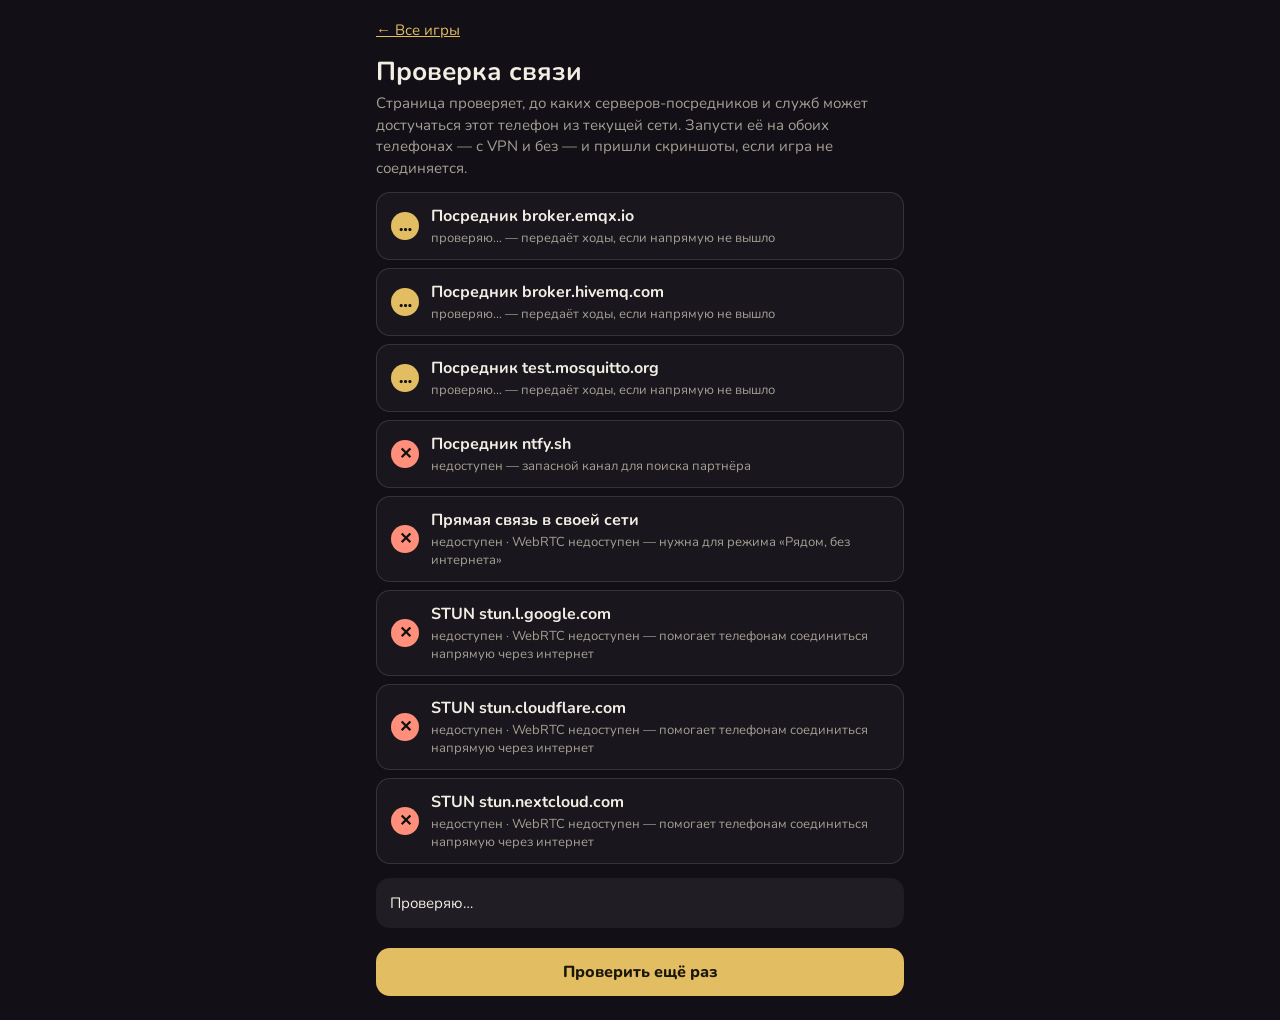
<file: games/check.html>
<!doctype html>
<html lang="ru"><head><meta charset="utf-8"><meta name="viewport" content="width=device-width,initial-scale=1,viewport-fit=cover">
<title>Проверка связи</title><meta name="theme-color" content="#121016">
<link rel="stylesheet" href="shared/fonts/fonts.css">
<style>
:root{--bg:#121016;--fg:#f3eee4;--mut:#a69f93;--line:rgba(255,255,255,.12);--ok:#7ee0a8;--bad:#ff8f7a;--wait:#e2bd62}
*{box-sizing:border-box}html,body{margin:0;background:var(--bg);color:var(--fg);font-family:Nunito,-apple-system,sans-serif}
main{max-width:560px;margin:0 auto;padding:max(20px,env(safe-area-inset-top)) 16px max(24px,env(safe-area-inset-bottom))}
h1{font-size:26px;margin:6px 0 4px}p{color:var(--mut);line-height:1.45;margin:0 0 12px;font-size:15px}
a{color:var(--wait)}
.row{display:flex;align-items:center;gap:12px;padding:12px 14px;border:1px solid var(--line);border-radius:14px;margin-bottom:8px;background:rgba(255,255,255,.03)}
.row b{display:block;font-size:16px}.row small{display:block;color:var(--mut);font-size:13px;margin-top:2px}
.ic{width:28px;height:28px;border-radius:50%;flex:none;display:grid;place-items:center;font-weight:900;color:#111}
.ok .ic{background:var(--ok)}.fail .ic{background:var(--bad)}.wait .ic{background:var(--wait);animation:p 1s infinite}
@keyframes p{50%{opacity:.4}}
.t{flex:1;min-width:0}
.sum{padding:14px;border-radius:14px;margin:14px 0;font-size:15px;line-height:1.5;background:rgba(255,255,255,.06)}
button{font:inherit;font-weight:800;font-size:16px;color:#1b160c;background:#e2bd62;border:0;border-radius:14px;padding:12px 16px;min-height:48px;width:100%;margin-top:6px}
</style></head><body><main>
<p><a href="./">← Все игры</a></p>
<h1>Проверка связи</h1>
<p>Страница проверяет, до каких серверов-посредников и служб может достучаться этот телефон из текущей сети. Запусти её на обоих телефонах — с VPN и без — и пришли скриншоты, если игра не соединяется.</p>
<div id="list"></div>
<div class="sum" id="sum">Проверяю…</div>
<button id="again">Проверить ещё раз</button>
</main>
<script src="shared/duo.js"></script>
<script>
const NAMES = {
  'local': ['Прямая связь в своей сети', 'нужна для режима «Рядом, без интернета»'],
  'ntfy': ['Посредник ntfy.sh', 'запасной канал для поиска партнёра'],
};
function label(k) {
  if (NAMES[k]) return NAMES[k];
  if (k.startsWith('mqtt:')) return ['Посредник ' + k.slice(5).replace(/:\d+$/, ''), 'передаёт ходы, если напрямую не вышло'];
  if (k.startsWith('stun:')) return ['STUN ' + k.slice(5).replace(/:\d+$/, ''), 'помогает телефонам соединиться напрямую через интернет'];
  return [k, ''];
}
function render(res) {
  const L = document.getElementById('list'); L.innerHTML = '';
  Object.keys(res).forEach(k => {
    const v = res[k], [n, d] = label(k), row = document.createElement('div');
    row.className = 'row ' + v.st;
    row.innerHTML = '<div class="ic">' + (v.st === 'ok' ? '✓' : v.st === 'fail' ? '✕' : '…') + '</div><div class="t"><b></b><small></small></div>';
    row.querySelector('b').textContent = n;
    row.querySelector('small').textContent = (v.st === 'ok' ? 'доступен' + (v.ms ? ' · ' + v.ms + ' мс' : '') + (v.note ? ' · ' + v.note : '') : v.st === 'fail' ? 'недоступен' + (v.note ? ' · ' + v.note : '') : 'проверяю…') + ' — ' + d;
    L.appendChild(row);
  });
}
function summary(res) {
  const ks = Object.keys(res), ok = (p) => ks.filter(k => k.startsWith(p) && res[k].st === 'ok').length;
  const relays = ok('mqtt:') + (res.ntfy && res.ntfy.st === 'ok' ? 1 : 0), stun = ok('stun:'), local = res.local && res.local.st === 'ok';
  const out = [];
  out.push(relays ? '✅ Игра через интернет (по коду комнаты) должна работать: доступно посредников — ' + relays + '.' : '❌ Ни один сервер-посредник недоступен из этой сети — игра по коду комнаты не соединится. Попробуй другой VPN-сервер (или выключи VPN), либо играйте в режиме «Рядом, без интернета».');
  out.push(stun ? '✅ Прямое соединение через интернет возможно (пинг будет ниже).' : '⚠️ STUN недоступен — через интернет пойдёт только через посредника (задержка выше, но играть можно).');
  out.push(local ? '✅ Режим «Рядом, без интернета» поддерживается браузером. Для него оба телефона должны быть в одной сети Wi-Fi (или один раздаёт точку доступа), а VPN на время игры лучше выключить — многие VPN не пускают телефоны друг к другу в локальной сети.' : '❌ Браузер не даёт прямое соединение (WebRTC) — режим «Рядом» не заработает.');
  document.getElementById('sum').innerHTML = out.map(s => '<div>' + s.replace(/&/g, '&amp;').replace(/</g, '&lt;') + '</div>').join('');
}
function run() { document.getElementById('sum').textContent = 'Проверяю…'; Duo.diagnose((k, v, res) => render(res)).then(res => { render(res); summary(res); }); }
document.getElementById('again').onclick = run;
run();
</script></body></html>
</file>
<file: games/shared/fonts/fonts.css>
/* Fonts hosted on this site (no Google servers needed). SIL Open Font License, see OFL.txt. */
@font-face{font-family:"Ruslan Display";src:url(RuslanDisplay.woff) format("woff");font-weight:400;font-display:swap}
@font-face{font-family:"Russo One";src:url(RussoOne.woff) format("woff");font-weight:400;font-display:swap}
@font-face{font-family:"Nunito";src:url(Nunito.woff) format("woff");font-weight:200 1000;font-display:swap}
@font-face{font-family:"Oswald";src:url(Oswald.woff) format("woff");font-weight:200 700;font-display:swap}
@font-face{font-family:"PT Sans Caption";src:url(PTSansCaption-Regular.woff) format("woff");font-weight:400;font-display:swap}
@font-face{font-family:"PT Sans Caption";src:url(PTSansCaption-Bold.woff) format("woff");font-weight:700;font-display:swap}
@font-face{font-family:"Caveat";src:url(Caveat.woff) format("woff");font-weight:400 700;font-display:swap}
@font-face{font-family:"Rubik Mono One";src:url(RubikMonoOne.woff) format("woff");font-weight:400;font-display:swap}
@font-face{font-family:"Rubik";src:url(Rubik.woff) format("woff");font-weight:300 900;font-display:swap}
@font-face{font-family:"Press Start 2P";src:url(PressStart2P.woff) format("woff");font-weight:400;font-display:swap}
</file>
